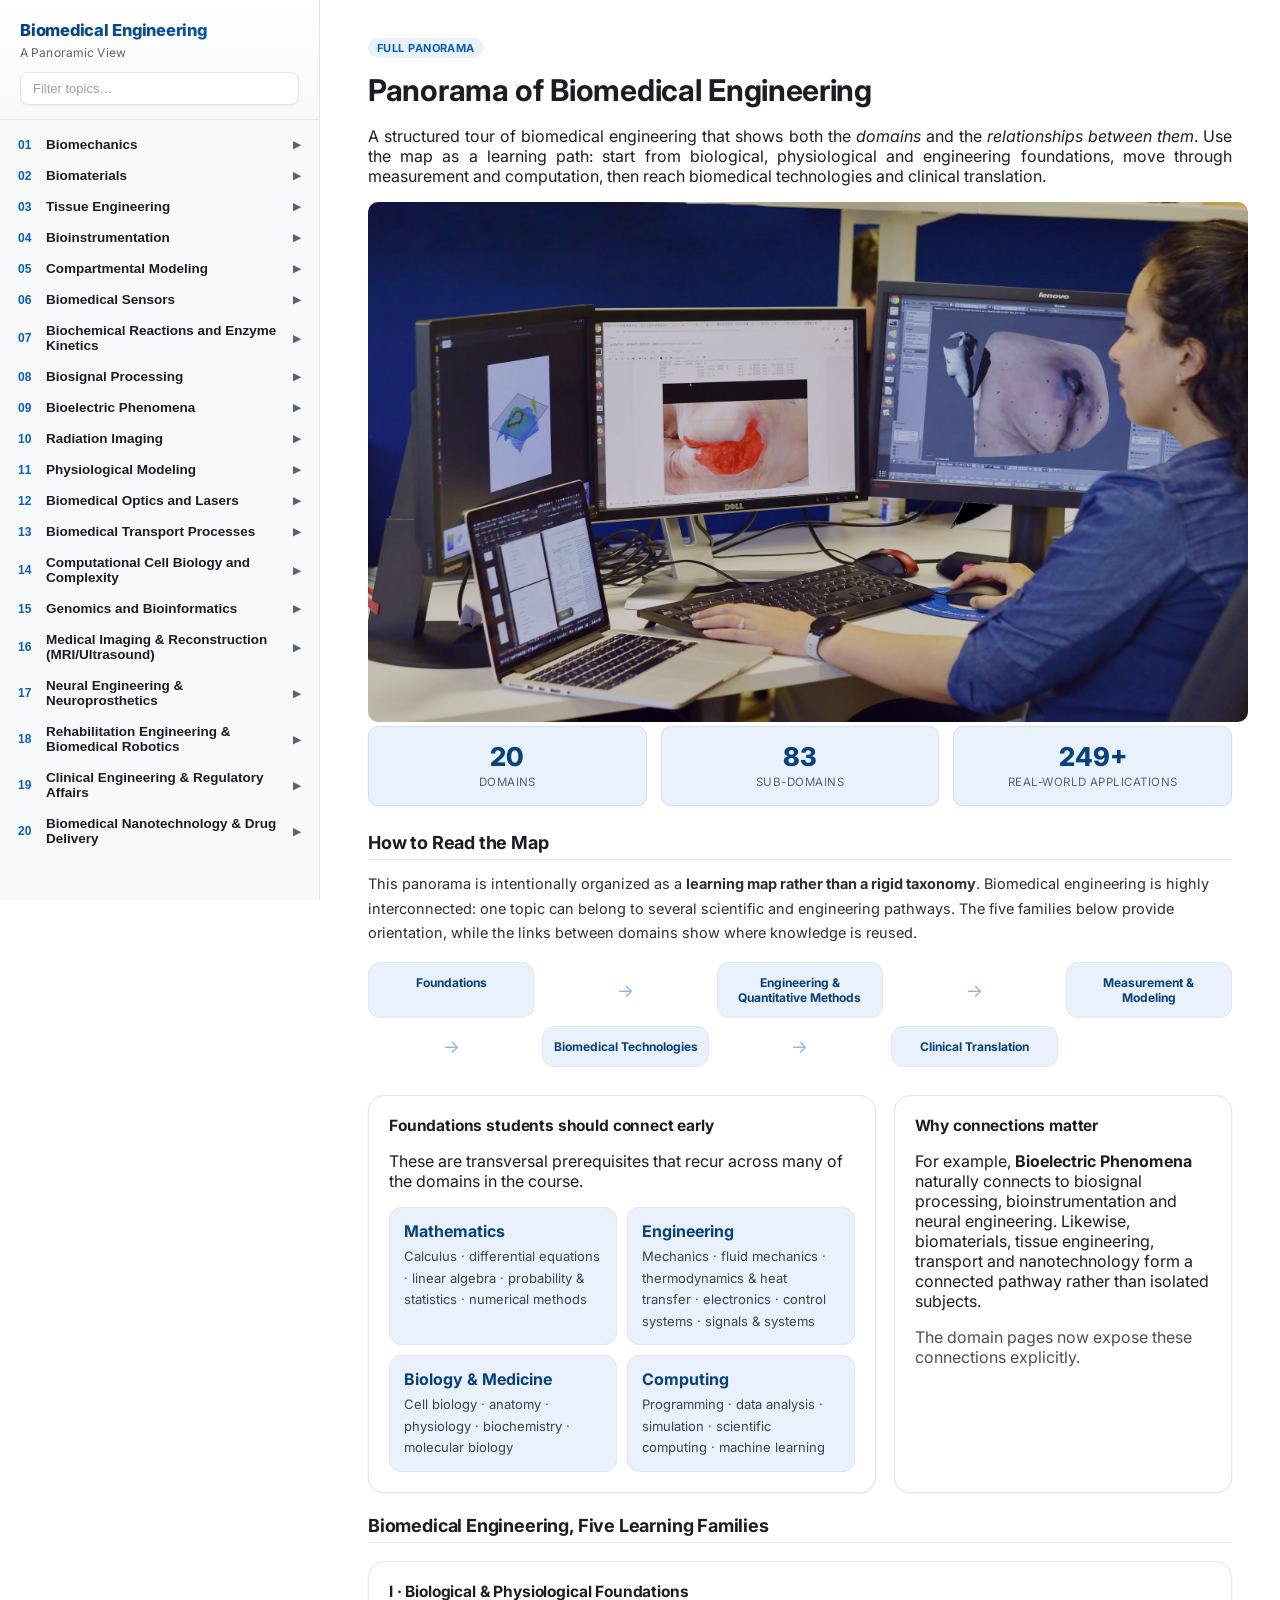
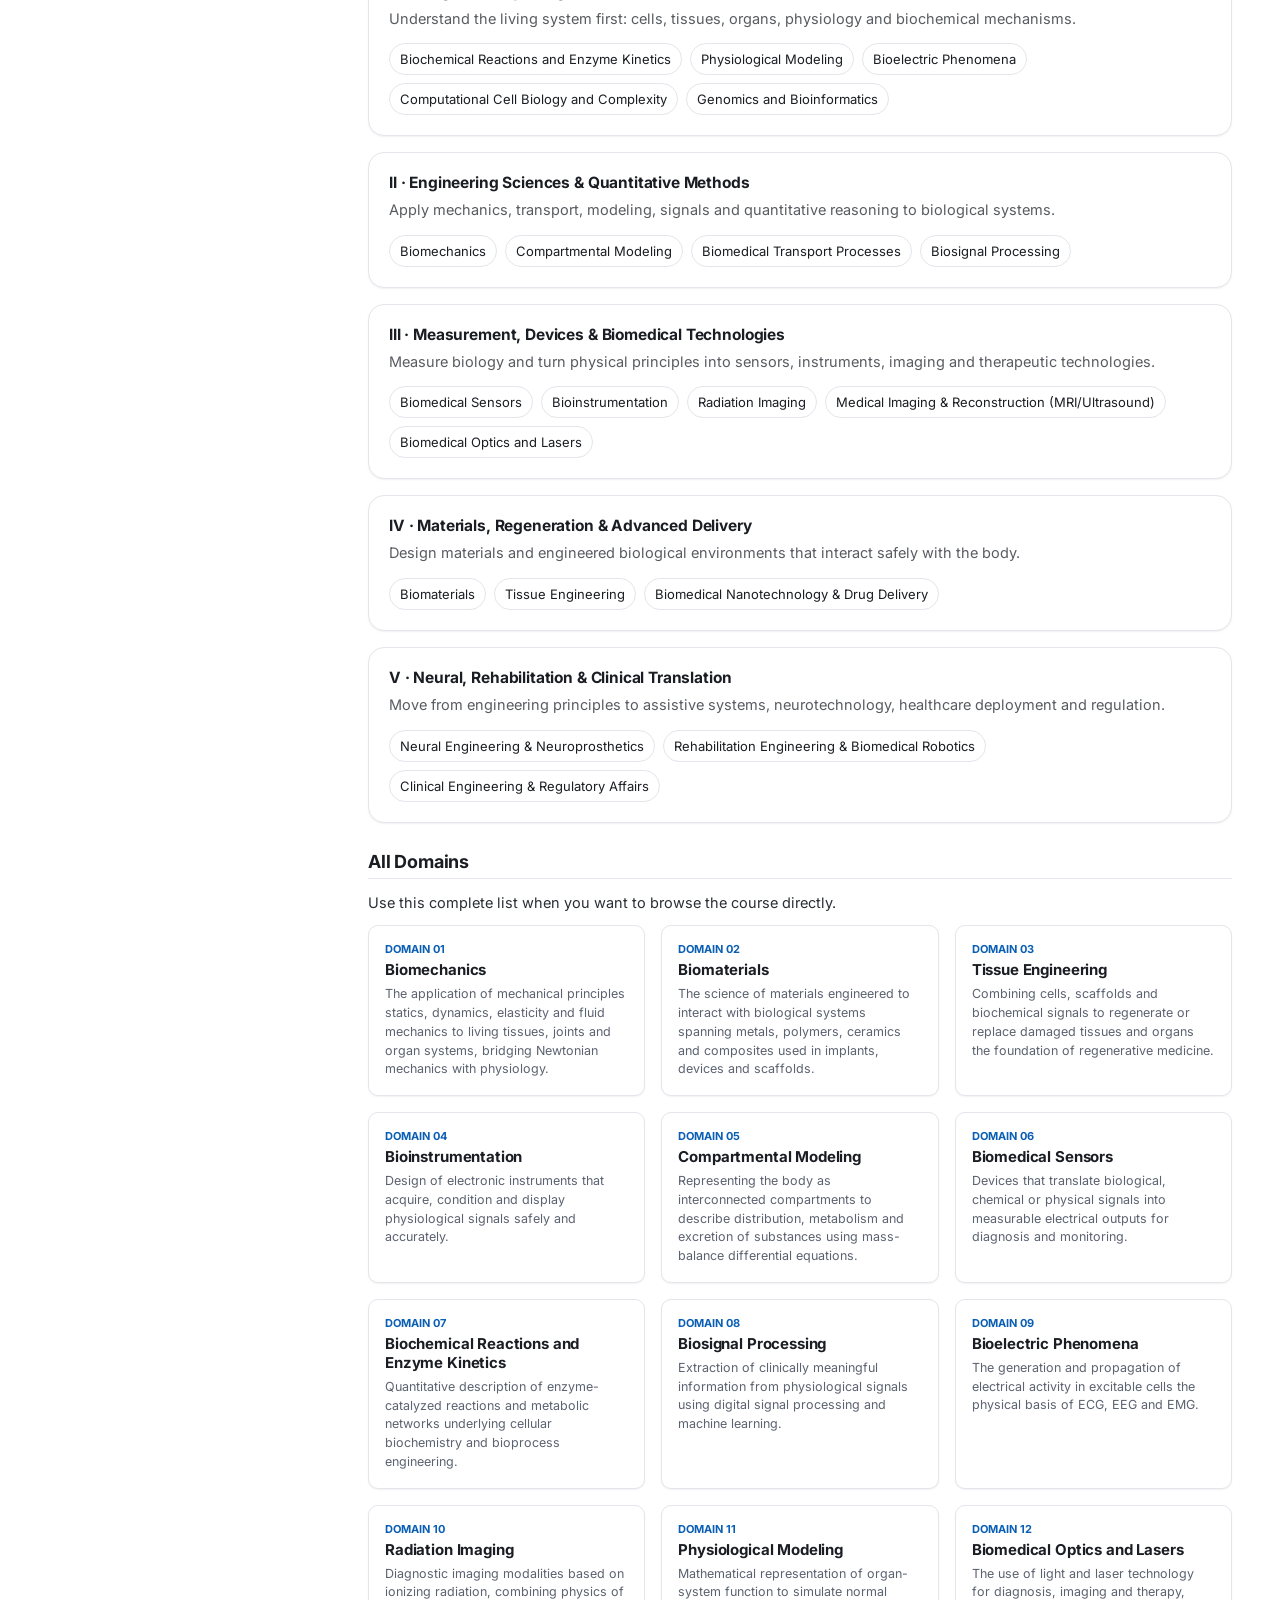
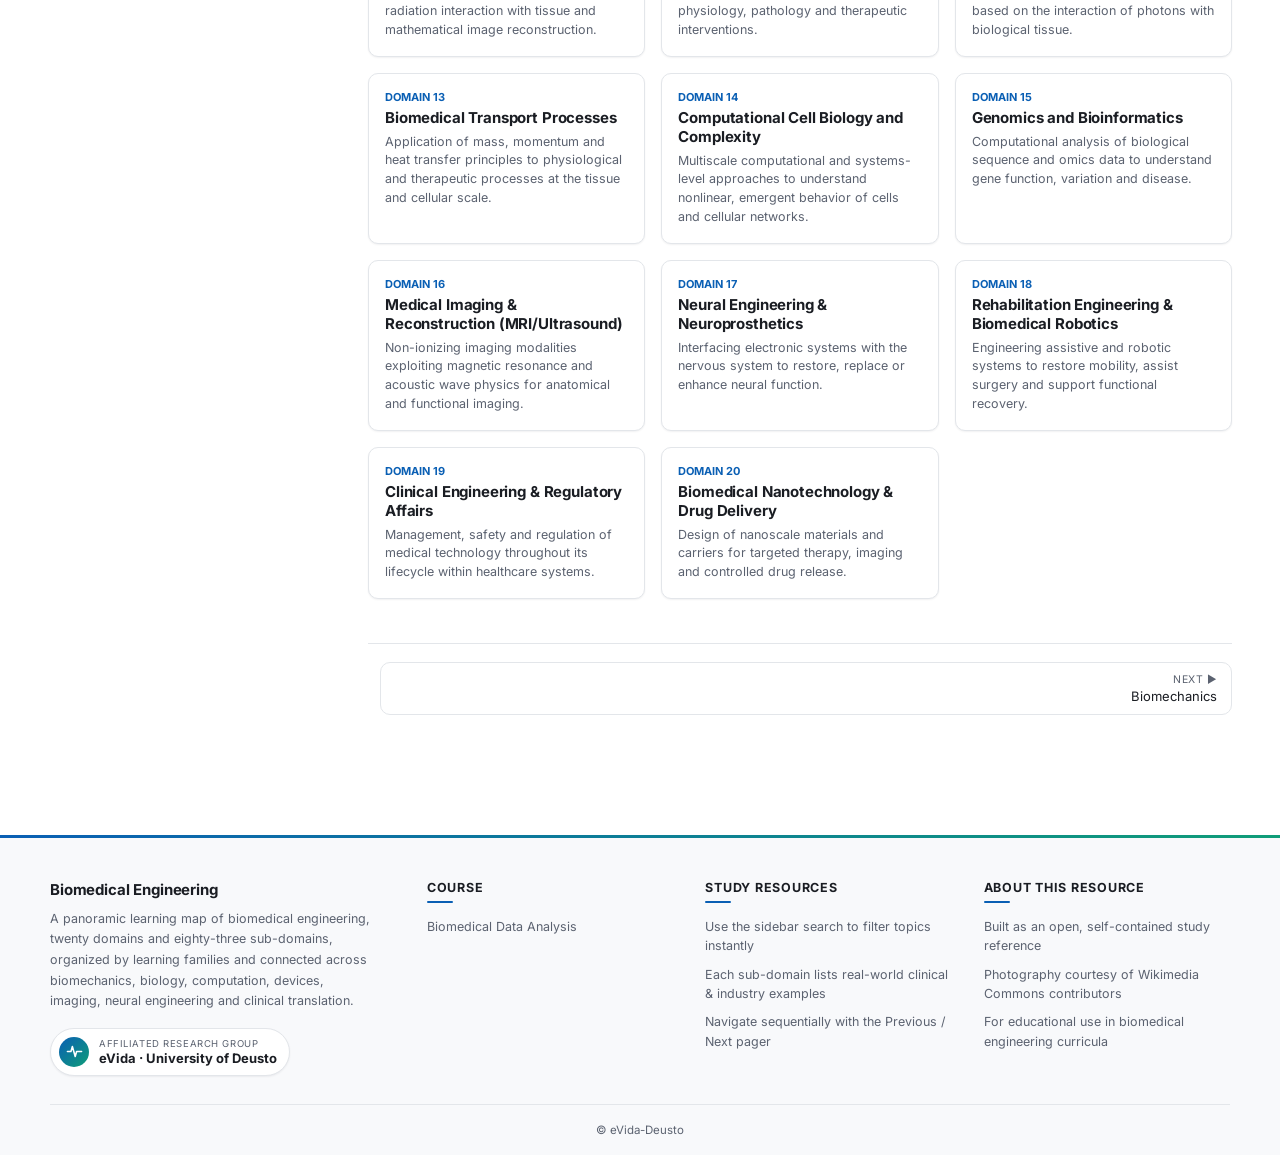
<file: index.html>
<!DOCTYPE html>
<html lang="en">
<head>
<meta charset="UTF-8">
<meta name="viewport" content="width=device-width, initial-scale=1">
<title>Biomedical Engineering — Full Course Panorama</title>
<link rel="preconnect" href="https://fonts.googleapis.com">
<link rel="preconnect" href="https://fonts.gstatic.com" crossorigin>
<link href="https://fonts.googleapis.com/css2?family=Inter:wght@400;500;600;700;800&display=swap" rel="stylesheet">
<style>
:root{
  --sidebar-w: 320px;
  --bg:#ffffff;
  --sidebar-bg:#f8f9fb;
  --border:#e3e6ea;
  --text:#1a1d23;
  --muted:#5b6270;
  --accent:#0a5fb4;
  --accent-dark:#08417c;
  --accent-soft:#e8f1fc;
  --accent-2:#0f9d78;
  --accent-2-soft:#e5f7f1;
  --code-bg:#f1f3f5;
  --radius:10px;
  --radius-lg:16px;
  --shadow-sm:0 1px 2px rgba(16,24,40,.06);
  --shadow-md:0 6px 20px rgba(16,24,40,.08);
  --shadow-lg:0 12px 32px rgba(16,24,40,.12);
  /* aliases used by the systemic-map blocks, tied into the main palette
     instead of floating on unstyled fallbacks */
  --line:var(--border);
  --soft:var(--accent-soft);
  --panel:#ffffff;
}
*{box-sizing:border-box;}
html{scroll-behavior:smooth;}
html,body{margin:0;padding:0;}
body{
  font-family:"Inter","Segoe UI",Helvetica,Arial,sans-serif,"Trebuchet MS";
  color:var(--text);
  background:var(--bg);
  display:flex;
  flex-direction:column;
  min-height:100vh;
  -webkit-font-smoothing:antialiased;
  -moz-osx-font-smoothing:grayscale;
  text-rendering:optimizeLegibility;
}
#app-shell{display:flex; flex:1; min-height:0;}
h1,h2,h3,h4{font-family:"Inter","Segoe UI",Helvetica,Arial,sans-serif,"Trebuchet MS"; letter-spacing:-.01em;}
::selection{background:var(--accent-2); color:#fff;}
a{-webkit-tap-highlight-color:transparent;}
a,button,input{transition:color .15s ease, background-color .15s ease, border-color .15s ease, box-shadow .15s ease, transform .15s ease;}
:focus-visible{outline:2px solid var(--accent); outline-offset:2px; border-radius:4px;}

/* ---------- SIDEBAR ---------- */
#sidebar{
  width:var(--sidebar-w);
  min-width:var(--sidebar-w);
  background:var(--sidebar-bg);
  border-right:1px solid var(--border);
  height:100vh;
  position:sticky;
  top:0;
  overflow-y:auto;
  padding-bottom:40px;
  scrollbar-width:thin;
  scrollbar-color:#c7cdd6 transparent;
}
#sidebar::-webkit-scrollbar{width:8px;}
#sidebar::-webkit-scrollbar-track{background:transparent;}
#sidebar::-webkit-scrollbar-thumb{background:#c7cdd6; border-radius:8px;}
#sidebar::-webkit-scrollbar-thumb:hover{background:#aab1bd;}
.brand{
  padding:20px 20px 14px 20px;
  border-bottom:1px solid var(--border);
  position:sticky;
  top:0;
  background:linear-gradient(180deg,#ffffff 0%,var(--sidebar-bg) 100%);
  z-index:5;
}
.brand h1{
  font-size:16.5px;
  font-weight:800;
  margin:0 0 4px 0;
  line-height:1.3;
  letter-spacing:-.015em;
  background:linear-gradient(90deg,var(--accent-dark),var(--accent));
  -webkit-background-clip:text;
  background-clip:text;
  color:transparent;
}
.brand p{
  margin:0;
  font-size:12px;
  color:var(--muted);
  letter-spacing:.01em;
}
#search{
  width:100%;
  margin-top:12px;
  padding:8px 12px;
  font-size:13px;
  border:1px solid var(--border);
  border-radius:8px;
  background:#fff;
  box-shadow:var(--shadow-sm);
}
#search:focus{
  outline:none;
  border-color:var(--accent);
  box-shadow:0 0 0 3px var(--accent-soft);
}
#search::placeholder{color:#9aa1ac;}
nav#tree{
  padding:10px 8px;
}
.dom{
  margin-bottom:2px;
}
.dom > .dom-toggle{
  display:flex;
  align-items:center;
  gap:6px;
  width:100%;
  text-align:left;
  background:none;
  border:none;
  cursor:pointer;
  padding:7px 10px;
  font-size:13.5px;
  font-weight:600;
  color:var(--text);
  border-radius:6px;
}
.dom > .dom-toggle:hover{background:var(--accent-soft);}
.dom.active > .dom-toggle{background:var(--accent-soft); color:var(--accent); box-shadow:inset 2px 0 0 var(--accent);}
.dom-toggle .num{
  color:var(--accent);
  font-variant-numeric:tabular-nums;
  font-weight:700;
  min-width:22px;
  font-size:12px;
}
.dom-toggle .chevron{
  margin-left:auto;
  font-size:10px;
  color:var(--muted);
  transition:transform .15s ease;
}
.dom.open > .dom-toggle .chevron{transform:rotate(90deg);}
.sublist{
  list-style:none;
  margin:0;
  padding:0 0 4px 30px;
  display:none;
}
.dom.open .sublist{display:block;}
.sublist li a{
  display:block;
  padding:5px 8px;
  font-size:12.5px;
  color:var(--muted);
  text-decoration:none;
  border-radius:5px;
  border-left:2px solid transparent;
}
.sublist li a:hover{color:var(--accent); background:var(--accent-soft);}
.sublist li a.active{
  color:var(--accent);
  border-left:2px solid var(--accent);
  background:var(--accent-soft);
  font-weight:600;
}

/* ---------- MAIN ---------- */
#main{
  flex:1;
  min-width:0;
  padding:36px 48px 80px 48px;
  max-width:980px;
}
.breadcrumb{
  font-size:12.5px;
  color:var(--muted);
  margin-bottom:14px;
}
.breadcrumb a{color:var(--accent); text-decoration:none;}
.badge{
  display:inline-block;
  font-size:11px;
  font-weight:700;
  letter-spacing:.04em;
  text-transform:uppercase;
  color:var(--accent);
  background:var(--accent-soft);
  padding:3px 9px;
  border-radius:999px;
  margin-bottom:10px;
}
h1.page-title{
  font-size:30px;
  margin:4px 0 6px 0;
  line-height:1.25;
}
.subtitle{
  font-size:15px;
  color:var(--muted);
  margin:0 0 24px 0;
}
.hero-img{
  width:100%;
  max-height:320px;
  object-fit:cover;
  border-radius:var(--radius-lg);
  border:1px solid var(--border);
  margin-bottom:26px;
  background:#eee;
  box-shadow:var(--shadow-md);
}
.section-block{margin-bottom:28px;}
.section-block h2{
  font-size:18px;
  border-bottom:1px solid var(--border);
  padding-bottom:6px;
  margin:0 0 12px 0;
}
.section-block h3{
  font-size:15px;
  margin:18px 0 6px 0;
}
.section-block p{
  font-size:14.5px;
  line-height:1.7;
  color:#2a2e35;
  margin:0 0 10px 0;
}
.tag-row{margin-bottom:6px;}
.tag{
  display:inline-block;
  font-size:11.5px;
  background:var(--code-bg);
  color:#333;
  padding:3px 9px;
  border-radius:6px;
  margin:0 6px 6px 0;
  font-family:Consolas,monospace;
  border:1px solid #e6e8eb;
}
.card-grid{
  display:grid;
  grid-template-columns:repeat(auto-fill,minmax(210px,1fr));
  gap:14px;
  margin-top:8px;
}
.card{
  border:1px solid var(--border);
  border-radius:var(--radius);
  overflow:hidden;
  text-decoration:none;
  color:var(--text);
  background:#fff;
  box-shadow:var(--shadow-sm);
  transition:box-shadow .18s ease, transform .18s ease, border-color .18s ease;
  display:flex;
  flex-direction:column;
}
.card:hover{box-shadow:var(--shadow-md); transform:translateY(-3px); border-color:#cfd7e0;}
.card img{width:100%; height:110px; object-fit:cover; background:#eee;}
.card .card-body{padding:10px 12px 14px 12px;}
.card .card-body .k{font-size:10.5px; color:var(--accent); font-weight:700; text-transform:uppercase;}
.card .card-body h4{font-size:13.5px; margin:4px 0 4px 0; line-height:1.3;}
.card .card-body p{font-size:12px; color:var(--muted); margin:0; line-height:1.45;}

.syn-box{
  display:flex;
  gap:12px;
  align-items:flex-start;
  background:var(--accent-soft);
  border:1px solid #cfe0f6;
  border-left:4px solid var(--accent);
  border-radius:var(--radius);
  padding:14px 16px;
  margin:0 0 24px 0;
  box-shadow:var(--shadow-sm);
}
.syn-box .syn-icon{
  font-size:18px;
  line-height:1.3;
}
.syn-box .syn-label{
  font-size:11px;
  font-weight:700;
  letter-spacing:.04em;
  text-transform:uppercase;
  color:var(--accent);
  margin:0 0 4px 0;
}
.syn-box p{
  margin:0;
  font-size:14px;
  line-height:1.6;
  color:#1a1d23;
}
.overview-card .syn-mini{
  display:block;
  font-size:11.5px;
  color:var(--accent);
  margin-top:8px;
  padding-top:8px;
  border-top:1px dashed var(--border);
  line-height:1.4;
}
.card .card-body .syn-mini{
  display:block;
  font-size:11px;
  color:var(--accent);
  margin-top:6px;
  padding-top:6px;
  border-top:1px dashed var(--border);
  line-height:1.4;
}
img.async-img{background:#eee linear-gradient(90deg,#eee 25%,#f4f4f4 37%,#eee 63%); background-size:400% 100%; animation:imgshimmer 1.4s ease infinite;}
@keyframes imgshimmer{0%{background-position:100% 0;}100%{background-position:0 0;}}

.sub-figure{
  display:grid;
  grid-template-columns:280px 1fr;
  gap:22px;
  align-items:flex-start;
  margin-bottom:8px;
}
.sub-figure img{
  width:100%;
  border-radius:var(--radius);
  border:1px solid var(--border);
  object-fit:cover;
  height:180px;
  background:#eee;
}
@media (max-width:720px){
  .sub-figure{grid-template-columns:1fr;}
  .sub-figure img{height:200px;}
}

.pager{
  display:flex;
  justify-content:space-between;
  margin-top:44px;
  padding-top:18px;
  border-top:1px solid var(--border);
  gap:12px;
}
.pager a{
  flex:1;
  text-decoration:none;
  border:1px solid var(--border);
  border-radius:var(--radius);
  padding:10px 14px;
  color:var(--text);
  font-size:13px;
  transition:border-color .15s ease, background-color .15s ease, transform .15s ease;
}
.pager a:hover{border-color:var(--accent); background:var(--accent-soft); transform:translateY(-1px);}
.pager a.next{text-align:right; margin-left:auto;}
.pager .dir{display:block; font-size:10.5px; color:var(--muted); text-transform:uppercase; letter-spacing:.04em; margin-bottom:2px;}

.overview-grid{
  display:grid;
  grid-template-columns:repeat(auto-fill,minmax(260px,1fr));
  gap:16px;
  margin-top:10px;
}
.overview-card{
  border:1px solid var(--border);
  border-radius:var(--radius);
  padding:16px;
  text-decoration:none;
  color:var(--text);
  background:#fff;
  display:block;
  box-shadow:var(--shadow-sm);
  transition:box-shadow .18s ease, transform .18s ease, border-color .18s ease;
}
.overview-card:hover{border-color:var(--accent); box-shadow:var(--shadow-md); transform:translateY(-2px);}
.overview-card .n{font-size:11px; font-weight:700; color:var(--accent);}
.overview-card h3{margin:4px 0 6px 0; font-size:15px;}
.overview-card p{margin:0; font-size:12.5px; color:var(--muted); line-height:1.5;}

/* ---------- STATS BAR (homepage) ---------- */
.stats-bar{
  display:grid;
  grid-template-columns:repeat(3,1fr);
  gap:14px;
  margin:0 0 26px 0;
}
.stat-card{
  background:var(--accent-soft);
  border:1px solid #cfe0f6;
  border-radius:var(--radius);
  padding:16px 14px;
  text-align:center;
  box-shadow:var(--shadow-sm);
  transition:transform .18s ease, box-shadow .18s ease;
}
.stat-card:hover{transform:translateY(-2px); box-shadow:var(--shadow-md);}
.stat-num{
  font-size:26px;
  font-weight:800;
  color:var(--accent-dark);
  line-height:1.1;
}
.stat-label{
  font-size:11.5px;
  color:var(--muted);
  text-transform:uppercase;
  letter-spacing:.04em;
  margin-top:4px;
}
@media (max-width:560px){
  .stats-bar{grid-template-columns:1fr;}
}

/* ---------- SITE FOOTER ---------- */
footer.site-footer{
  margin-top:40px;
  background:var(--sidebar-bg);
  border-top:1px solid var(--border);
  position:relative;
  color:var(--muted);
  padding:44px 48px 0 48px;
}
footer.site-footer::before{
  content:"";
  position:absolute;
  top:-1px; left:0; right:0;
  height:3px;
  background:linear-gradient(90deg,var(--accent),var(--accent-2));
}
.footer-inner{
  max-width:1180px;
  margin:0 auto;
  display:grid;
  grid-template-columns:1.4fr 1fr 1fr 1fr;
  gap:32px;
  padding-bottom:28px;
}
.footer-col h3{
  font-size:15px;
  color:var(--text);
  margin:0 0 10px 0;
  font-weight:700;
}
.footer-col h4{
  font-size:12.5px;
  color:var(--text);
  text-transform:uppercase;
  letter-spacing:.06em;
  margin:0 0 14px 0;
  font-weight:700;
  position:relative;
  padding-bottom:8px;
}
.footer-col h4::after{
  content:"";
  position:absolute;
  left:0; bottom:0;
  width:26px; height:2px;
  background:var(--accent);
  border-radius:2px;
}
.footer-brand p{
  font-size:12.5px;
  line-height:1.65;
  margin:0;
  max-width:320px;
}
.footer-col ul{
  list-style:none;
  margin:0;
  padding:0;
}
.footer-col ul li{
  margin-bottom:9px;
  font-size:12.5px;
  line-height:1.55;
}
.footer-col ul li a{
  color:var(--muted);
  text-decoration:none;
}
.footer-col ul li a:hover{color:var(--accent);}
.footer-col ul.footer-plain li{color:var(--muted);}

/* ---- brand / affiliation lockup ---- */
.footer-affiliation{
  display:flex;
  align-items:center;
  gap:10px;
  text-decoration:none;
  margin-top:16px;
  padding:8px 12px 8px 8px;
  border:1px solid var(--border);
  border-radius:999px;
  background:#fff;
  width:fit-content;
  box-shadow:var(--shadow-sm);
  transition:border-color .15s ease, box-shadow .15s ease, transform .15s ease;
}
.footer-affiliation:hover{border-color:#cfe0f6; box-shadow:var(--shadow-md); transform:translateY(-1px);}
.evida-mark{
  width:30px; height:30px;
  border-radius:50%;
  flex-shrink:0;
  display:flex; align-items:center; justify-content:center;
  background:linear-gradient(135deg,var(--accent),var(--accent-2));
  color:#fff;
}
.evida-mark svg{width:17px; height:17px; display:block;}
.footer-affiliation .evida-text{line-height:1.25;}
.footer-affiliation .evida-text .k{
  display:block; font-size:9.5px; color:var(--muted);
  text-transform:uppercase; letter-spacing:.06em;
}
.footer-affiliation .evida-text .v{
  display:block; font-size:13px; font-weight:700; color:var(--text);
}

.footer-bottom{
  max-width:1180px;
  margin:0 auto;
  border-top:1px solid var(--border);
  padding:18px 0;
  font-size:11.5px;
  display:flex;
  align-items:center;
  justify-content:center;
  gap:8px;
  flex-wrap:wrap;
  text-align:center;
}
.footer-bottom a{color:var(--muted); text-decoration:none;}
.footer-bottom a:hover{color:var(--accent);}
@media (max-width:900px){
  footer.site-footer{padding:36px 20px 0 20px;}
  .footer-inner{grid-template-columns:1fr 1fr; gap:24px;}
}
@media (max-width:560px){
  .footer-inner{grid-template-columns:1fr;}
}
#menu-btn{display:none;}
@media (max-width:900px){
  #sidebar{position:fixed; left:-100%; z-index:50; transition:left .2s ease; box-shadow:0 0 24px rgba(0,0,0,.2);}
  #sidebar.show{left:0;}
  #main{padding:20px;}
  #menu-btn{
    display:inline-block;
    position:sticky; top:10px; left:10px;
    z-index:40;
    background:var(--accent);
    color:#fff; border:none; border-radius:8px;
    padding:9px 14px; font-size:13px; font-weight:600; cursor:pointer;
    margin-bottom:14px;
    box-shadow:var(--shadow-md);
  }
  #menu-btn:hover{background:var(--accent-dark);}
  #menu-btn:active{transform:scale(.97);}
}


/* ===== Systemic learning map ===== */
.learning-intro{display:grid;grid-template-columns:1.2fr .8fr;gap:18px;margin:22px 0}
.learning-panel,.family-block,.connection-box{background:var(--panel);border:1px solid var(--line);border-radius:var(--radius-lg);padding:20px;box-shadow:var(--shadow-sm)}
.learning-panel h3,.family-block h3,.connection-box h3{margin-top:0; font-size:15.5px;}
.foundation-grid{display:grid;grid-template-columns:repeat(2,minmax(0,1fr));gap:10px;margin-top:14px}
.foundation-item{padding:13px 14px;border:1px solid var(--line);border-radius:12px;background:var(--soft); transition:box-shadow .15s ease, transform .15s ease;}
.foundation-item:hover{box-shadow:var(--shadow-sm); transform:translateY(-1px);}
.foundation-item strong{display:block;margin-bottom:4px; color:var(--accent-dark);}
.foundation-item span{font-size:13px;line-height:1.5;opacity:.82}
.family-list{display:grid;gap:16px;margin-top:18px}
.family-block .family-intro{margin-top:0;opacity:.78}
.family-domains{display:flex;flex-wrap:wrap;gap:8px;margin-top:12px}
.map-link{display:inline-block;padding:7px 10px;border:1px solid var(--line);border-radius:999px;text-decoration:none;font-size:13px;color:var(--text);background:#fff;transition:border-color .15s ease, color .15s ease, background-color .15s ease, transform .15s ease, box-shadow .15s ease;}
.map-link:hover{transform:translateY(-1px); border-color:var(--accent); color:var(--accent); background:var(--accent-soft); box-shadow:var(--shadow-sm);}
.learning-flow{display:grid;grid-template-columns:repeat(5,1fr);gap:8px;margin:16px 0 4px}
.flow-step{padding:12px 10px;border-radius:12px;border:1px solid var(--line);text-align:center;font-size:12px;font-weight:700; background:var(--soft); color:var(--accent-dark);}
.flow-arrow{text-align:center;align-self:center;font-size:18px;opacity:.45; color:var(--accent);}
.connection-box{margin-top:20px}
.connection-list{display:flex;flex-wrap:wrap;gap:8px;margin-top:10px}
.connection-list .map-link{font-size:12px}
@media(max-width:800px){.learning-intro{grid-template-columns:1fr}.foundation-grid{grid-template-columns:1fr}.learning-flow{grid-template-columns:1fr}.flow-arrow{display:none}}
</style>
</head>
<body>

<div id="app-shell">
<aside id="sidebar">
  <div class="brand">
    <h1>Biomedical Engineering</h1>
    <p>A Panoramic View </p>
    <input id="search" type="text" placeholder="Filter topics…">
  </div>
  <nav id="tree"></nav>
</aside>

<main id="main">
  <button id="menu-btn">☰ Menu</button>
  <div id="content"></div>
</main>
</div>

<script>
/* =========================================================
   DATA MODEL — Domains & Sub-domains of Biomedical Engineering
   ========================================================= */
const DOMAINS = [
{
  id:"biomechanics", title:"Biomechanics",
  intro:"The application of mechanical principles statics, dynamics, elasticity and fluid mechanics to living tissues, joints and organ systems, bridging Newtonian mechanics with physiology. Biomechanics is the discipline that lets engineers speak the same language as orthopedic surgeons, sports scientists and prosthetists, translating forces and motion into better implants, safer athletes and more effective rehabilitation. Students who master it move fluidly between finite-element software, motion-capture labs and the operating room, making it one of the most versatile entry points into a biomedical engineering career.",
  insight:"The human body is a mechanical system: Newton's laws and continuum mechanics govern bone, muscle and blood flow understanding them is the key to preventing injury and designing implants that last.",
  img:"motion",
  subs:[
    {id:"kinematics", title:"Kinematics & Kinetics of Human Movement", img:"gait,motion-capture,biomechanics",
      desc:"Description of joint angles, velocities and accelerations during gait and motion, combined with force/torque analysis using inverse dynamics and motion-capture systems.", solves:"Turns raw motion-capture data into clinically actionable gait metrics, helping clinicians spot abnormal movement patterns before they cause injury.", examples:["Diagnosing crouch gait in children with cerebral palsy","Optimizing a sprinter's stride mechanics for elite athletics","Tracking post-stroke gait rehabilitation progress"]},
    {id:"musculoskeletal", title:"Musculoskeletal Biomechanics", img:"muscle,skeleton,anatomy",
      desc:"Modeling of muscle force generation (Hill-type models), tendon elasticity, joint loading and bone stress distribution under physiological activity.", solves:"Predicts the forces individual muscles, tendons and bones must bear during daily activity, guiding safer training and surgical planning.", examples:["Estimating knee-joint loading in ACL reconstruction patients","Simulating muscle forces for ergonomic workstation design","Predicting bone stress loss in astronauts under reduced gravity"]},
    {id:"cardio-biomech", title:"Cardiovascular Biomechanics (Hemodynamics)", img:"blood-vessel,artery,flow",
      desc:"Fluid-structure interaction in arteries, wall shear stress, pulsatile flow and its link to atherosclerosis, aneurysms and heart-valve mechanics.", solves:"Explains why blood vessels fail  aneurysm rupture, plaque buildup  by modeling how flowing blood stresses vessel walls.", examples:["Predicting aneurysm rupture risk from wall shear stress","Designing artificial heart valves for long-term durability","Planning stent placement in narrowed coronary arteries"]},
    {id:"soft-tissue", title:"Biomechanics of Soft Tissues", img:"tissue,collagen,cartilage",
      desc:"Viscoelastic and hyperelastic constitutive models (e.g. Fung, Mooney-Rivlin) describing skin, cartilage, ligaments and tendons under large deformation.", solves:"Provides the mechanical models needed to design implants and surgical tools that behave like real skin, cartilage and tendon under load.", examples:["Designing hernia mesh that stretches like abdominal tissue","Modeling cartilage wear progression in osteoarthritis","Engineering synthetic tendon grafts for ACL repair"]},
    {id:"ortho-implant", title:"Orthopedic Biomechanics & Implant Design", img:"orthopedic,implant,hip",
      desc:"Stress-shielding, fatigue life, and finite-element analysis of hip, knee and spinal implants under cyclic physiological loading.", solves:"Ensures joint replacements survive millions of loading cycles without loosening or fracturing the surrounding bone.", examples:["Extending hip-implant lifespan beyond 20 years","Reducing stress-shielding in knee replacements","Designing spinal-fusion hardware that withstands daily bending"]}
  ]
},
{
  id:"biomaterials", title:"Biomaterials",
  intro:"The science of materials engineered to interact with biological systems spanning metals, polymers, ceramics and composites used in implants, devices and scaffolds. Every hip replacement, drug-eluting stent and dissolvable suture exists because a materials engineer solved the fundamental trade-off between mechanical performance and biological acceptance. This domain sits at the crossroads of chemistry, materials science and clinical medicine, and its graduates are in constant demand across the multi-billion-dollar medical device industry.",
  insight:"A biomaterial must perform mechanically while being tolerated by the body  every material choice is a negotiation between strength and biocompatibility.",
  img:"biomaterials,implant,polymer",
  subs:[
    {id:"metallic", title:"Metallic Biomaterials", img:"titanium,implant,metal",
      desc:"Titanium alloys, stainless steel and cobalt-chromium: corrosion resistance, osseointegration and fatigue behavior in load-bearing implants.", solves:"Delivers load-bearing implant materials that resist corrosion in the body while bonding permanently with living bone.", examples:["Titanium dental implants that fuse with jawbone","Cobalt-chromium hip stems for long-term wear resistance","Stainless-steel orthopedic screws and plates"]},
    {id:"polymeric", title:"Polymeric Biomaterials", img:"polymer,hydrogel,plastic",
      desc:"Hydrogels, PLA/PGA, silicones and polyurethanes tailored for elasticity, degradation rate and drug-eluting surfaces.", solves:"Supplies soft, tunable materials that can degrade on schedule or release drugs as they break down.", examples:["Dissolvable sutures that disappear after wound healing","Silicone breast implants and catheters","Drug-eluting polymer coatings on coronary stents"]},
    {id:"ceramics", title:"Ceramics & Bioactive Glasses", img:"ceramic,hydroxyapatite,bone",
      desc:"Hydroxyapatite, alumina and bioactive glass for bone regeneration, dental applications and wear-resistant joint surfaces.", solves:"Provides bone-mimicking, wear-resistant materials for regeneration and load-bearing joint surfaces.", examples:["Hydroxyapatite bone-graft substitutes","Ceramic hip-joint bearing surfaces","Bioactive glass for dental bone regeneration"]},
    {id:"biocompat", title:"Biocompatibility & Host Response", img:"immune,cell,inflammation",
      desc:"Protein adsorption, foreign-body reaction, fibrous encapsulation and standardized biocompatibility testing (ISO 10993).", solves:"Prevents implants from triggering rejection, infection or chronic inflammation once inside the body.", examples:["ISO 10993 testing before a new implant reaches clinical trials","Reducing fibrous scar-tissue buildup around pacemakers","Screening coatings to prevent blood-clot formation on stents"]},
    {id:"smart-mat", title:"Biodegradable & Smart Materials", img:"shape-memory,smart-material,polymer",
      desc:"Bioresorbable polymers, shape-memory alloys and stimuli-responsive materials for temporary implants and minimally invasive devices.", solves:"Creates implants that change shape or disappear on cue, avoiding a second surgery to remove them.", examples:["Self-expanding nitinol stents delivered via catheter","Bioresorbable heart stents that dissolve after healing","Shape-memory sutures that tighten at body temperature"]}
  ]
},
{
  id:"tissue-eng", title:"Tissue Engineering",
  intro:"Combining cells, scaffolds and biochemical signals to regenerate or replace damaged tissues and organs  the foundation of regenerative medicine. Tissue engineers are working toward a future where patients no longer wait on organ-donor lists, growing skin, cartilage and even early-stage organs in the lab. It is one of the most rapidly advancing and well-funded fields in biomedical research, rewarding students who enjoy working at the interface of cell biology, biomaterials and bioprocess engineering.",
  insight:"Regenerating tissue means combining three ingredients — cells, scaffold and biochemical signals  inside an environment that mimics native physiology.",
  img:"tissue-engineering,cells,scaffold",
  subs:[
    {id:"scaffold", title:"Scaffold Design & Fabrication", img:"scaffold,3d-printing,biomaterial",
      desc:"Porosity, mechanical support and degradation kinetics of scaffolds produced via electrospinning, freeze-drying and additive manufacturing.", solves:"Gives cells a temporary physical structure to grow on before it safely degrades, avoiding permanent foreign material.", examples:["3D-printed scaffolds for jawbone reconstruction","Electrospun nanofiber scaffolds for skin grafts","Cartilage scaffolds for knee-repair implants"]},
    {id:"stem-cells", title:"Stem Cells & Regenerative Medicine", img:"stem-cell,biology,microscope",
      desc:"Pluripotent and mesenchymal stem cell differentiation pathways used to regenerate bone, cartilage, skin and vascular tissue.", solves:"Supplies the raw biological material that can be coaxed into replacing damaged tissue instead of relying on donor organs.", examples:["Stem-cell-derived skin grafts for burn victims","Cartilage regeneration therapy for osteoarthritis","Experimental stem-cell therapy for spinal cord injury"]},
    {id:"bioreactors", title:"Bioreactors & Dynamic Culture", img:"bioreactor,lab,cell-culture",
      desc:"Perfusion, rotating-wall and mechanical-stimulation bioreactors that mimic in vivo conditions to promote tissue maturation.", solves:"Recreates the mechanical and chemical conditions tissue needs to mature outside the body before implantation.", examples:["Perfusion bioreactors growing engineered heart valves","Rotating-wall vessels for cartilage tissue maturation","Bioreactor-grown skin substitutes for grafting"]},
    {id:"vascularization", title:"Vascularization Strategies", img:"blood-vessel,capillary,network",
      desc:"Angiogenic growth factors, microfluidic vascular networks and co-culture strategies to overcome diffusion limits in engineered tissue.", solves:"Solves the biggest bottleneck in tissue engineering — keeping thick engineered tissue alive by feeding it blood supply.", examples:["Pre-vascularized skin grafts for faster healing","Microfluidic vascular networks in organ-on-chip devices","Angiogenic growth factors in bone-graft substitutes"]},
    {id:"bioprinting", title:"Organoids & 3D Bioprinting", img:"3d-bioprinting,organoid,lab",
      desc:"Layer-by-layer deposition of cell-laden bioinks to build organoids and patient-specific tissue constructs for research and transplantation.", solves:"Builds patient-specific tissue and organ models on demand, reducing dependence on donor organs and animal testing.", examples:["3D-printed ear and nose cartilage for reconstructive surgery","Bioprinted skin patches for wound healing","Liver organoids for drug-toxicity screening"]}
  ]
},
{
  id:"bioinstrumentation", title:"Bioinstrumentation",
  intro:"Design of electronic instruments that acquire, condition and display physiological signals safely and accurately. Nearly every device a nurse or physician touches  from a bedside ECG monitor to an infusion pump  was shaped by a bioinstrumentation engineer balancing signal fidelity against patient safety. This domain offers a direct path into medical-device companies and hospital biomedical engineering departments, and rewards students who enjoy hands-on circuit design as much as physiological reasoning.",
  insight:"A medical instrument must amplify a tiny physiological signal while guaranteeing absolute electrical safety for the patient  the two goals define every design decision.",
  img:"medical-device,electronics,instrument",
  subs:[
    {id:"amplifiers", title:"Amplifiers & Signal Conditioning", img:"circuit,amplifier,electronics",
      desc:"Instrumentation amplifiers, common-mode rejection and analog filtering used to extract weak bioelectric signals from noise.", solves:"Recovers microvolt-level physiological signals buried in electrical noise so they can actually be measured.", examples:["ECG front-end amplifiers in bedside heart monitors","EEG amplifiers used in epilepsy monitoring","EMG amplifiers in prosthetic-limb control systems"]},
    {id:"transducers", title:"Transducers & Front-End Electronics", img:"sensor,transducer,circuit",
      desc:"Conversion of physical/physiological quantities (pressure, temperature, displacement) into electrical signals with defined sensitivity and linearity.", solves:"Converts physical quantities the body produces  pressure, force, motion  into electrical signals equipment can read.", examples:["Blood-pressure cuff pressure transducers","Strain-gauge transducers in surgical force-feedback tools","Accelerometers in fall-detection wearables"]},
    {id:"device-safety", title:"Medical Device Design & Safety Standards", img:"medical-equipment,hospital,safety",
      desc:"Electrical safety (IEC 60601), isolation techniques and fail-safe design principles for patient-connected equipment.", solves:"Prevents patient-connected electrical equipment from becoming a shock or fire hazard.", examples:["Isolated power supplies in operating-room equipment","Leakage-current testing on infusion pumps","Defibrillator design compliant with IEC 60601"]},
    {id:"wearables", title:"Wearable & Implantable Devices", img:"wearable,smartwatch,health",
      desc:"Low-power telemetry, biocompatible packaging and energy harvesting for continuous ambulatory monitoring and implantable therapy devices.", solves:"Enables continuous, comfortable, all-day health monitoring outside the hospital.", examples:["Smartwatches tracking heart rhythm for AFib detection","Continuous glucose monitors for diabetics","Implantable loop recorders for arrhythmia detection"]}
  ]
},
{
  id:"compartmental", title:"Compartmental Modeling",
  intro:"Representing the body as interconnected compartments to describe distribution, metabolism and excretion of substances using mass-balance differential equations. This is the mathematical toolkit behind every drug dose printed on a prescription label, letting pharmacologists predict how a medicine will behave in a patient before it is ever administered. Students drawn to applied mathematics and physiology find compartmental modeling a powerful, elegant bridge between the two.",
  insight:"Modeling the body as interconnected compartments turns drug distribution and elimination into a simple system of differential equations.",
  img:"pharmacokinetics,model,diagram",
  subs:[
    {id:"pk-models", title:"Pharmacokinetic Compartmental Models", img:"drug,pharmacokinetics,molecule",
      desc:"One, two and three-compartment models describing drug absorption, distribution and elimination rate constants (ka, ke).", solves:"Predicts how much of a drug reaches the bloodstream and how fast it clears, guiding safe dosing.", examples:["Calculating antibiotic dosing intervals","Predicting chemotherapy drug clearance in cancer patients","Setting safe anesthesia infusion rates during surgery"]},
    {id:"ode-systems", title:"Mass-Balance & ODE Systems", img:"differential-equation,math,graph",
      desc:"Formulating and solving systems of ordinary differential equations that conserve mass across physiological compartments.", solves:"Gives pharmacologists the mathematical backbone to simulate drug behavior before testing in patients.", examples:["Simulating insulin-glucose dynamics for diabetes therapy","Modeling IV drug infusion profiles","Predicting drug accumulation in kidney-impaired patients"]},
    {id:"multicompartment", title:"Multi-Compartment Physiological Systems", img:"physiology,organ,diagram",
      desc:"Extension to glucose-insulin regulation, thermal compartments and whole-body physiologically based pharmacokinetic (PBPK) models.", solves:"Captures how a drug or signal spreads across multiple organs at once, not just one compartment.", examples:["Whole-body PBPK models used in new-drug approval","Modeling glucose-insulin regulation for artificial pancreas systems","Simulating body-wide anesthesia distribution"]},
    {id:"param-estimation", title:"Parameter Estimation & Identifiability", img:"data,curve-fitting,statistics",
      desc:"Nonlinear regression, sensitivity analysis and structural identifiability techniques for fitting compartmental models to clinical data.", solves:"Fits mathematical models to real patient data so dosing predictions are trustworthy, not guesswork.", examples:["Personalizing warfarin dosing from patient blood tests","Fitting population pharmacokinetic models in clinical trials","Estimating kidney clearance rates from lab data"]}
  ]
},
{
  id:"biosensors", title:"Biomedical Sensors",
  intro:"Devices that translate biological, chemical or physical signals into measurable electrical outputs for diagnosis and monitoring. From the glucose meter in a diabetic's kitchen drawer to the rapid antigen test in a pharmacy, biosensors have become the fastest-growing bridge between the laboratory and everyday life. This domain combines electrochemistry, microfabrication and signal processing, and its graduates are shaping the future of point-of-care and wearable diagnostics.",
  insight:"A biosensor turns a biological, chemical or physical event into a measurable electrical signal  biorecognition on one side, transduction on the other.",
  img:"biosensor,lab,microchip",
  subs:[
    {id:"physical-sensors", title:"Physical Sensors (Pressure, Temperature, Motion)", img:"sensor,pressure,electronics",
      desc:"Piezoresistive, capacitive and thermocouple-based sensors used for blood pressure, body temperature and accelerometric monitoring.", solves:"Turns everyday vital signs into continuous digital data for monitoring.", examples:["Blood-pressure cuffs and arterial-line pressure sensors","Body-temperature sensors in smart thermometers","Accelerometer-based fall detectors for the elderly"]},
    {id:"chem-biosensors", title:"Chemical & Biosensors", img:"biosensor,enzyme,chemistry",
      desc:"Enzyme electrodes, immunosensors and glucose biosensors relying on electrochemical or optical transduction of biorecognition events.", solves:"Detects specific molecules in blood or fluids fast enough for point-of-care decisions.", examples:["Home glucose meters for diabetes management","Rapid COVID-19 antigen test strips","Lactate biosensors for athletic performance monitoring"]},
    {id:"optical-sensors", title:"Optical & Fiber-Optic Sensors", img:"fiber-optic,sensor,light",
      desc:"Pulse oximetry, fiber-Bragg gratings and surface plasmon resonance sensors exploiting light-tissue and light-analyte interaction.", solves:"Measures blood oxygen, chemistry or structure using light instead of needles or wires.", examples:["Pulse oximeters clipped on a fingertip","Fiber-optic pressure sensors in MRI-compatible devices","Surface plasmon resonance biosensors for drug discovery"]},
    {id:"mems", title:"MEMS & Lab-on-Chip Sensors", img:"microchip,mems,lab-on-chip",
      desc:"Microfabricated cantilevers, microfluidic channels and integrated lab-on-chip platforms for point-of-care diagnostics.", solves:"Shrinks an entire diagnostic lab onto a chip, enabling testing outside a central laboratory.", examples:["Lab-on-chip DNA testing devices","Microfluidic cartridges for rapid sepsis diagnosis","MEMS pressure sensors in implantable devices"]}
  ]
},
{
  id:"enzyme-kinetics", title:"Biochemical Reactions and Enzyme Kinetics",
  intro:"Quantitative description of enzyme-catalyzed reactions and metabolic networks underlying cellular biochemistry and bioprocess engineering. Understanding how fast an enzyme works — and how a drug can block it — is the quantitative foundation beneath modern pharmacology, from statins to protease inhibitors. Students who enjoy translating chemistry into predictive mathematics will find this domain essential for careers in drug design and biomanufacturing.",
  insight:"The rate of an enzyme-catalyzed reaction is predictable: it obeys quantitative laws (Michaelis-Menten) essential to understanding metabolism and designing drugs.",
  img:"enzyme,biochemistry,molecule",
  subs:[
    {id:"michaelis-menten", title:"Michaelis–Menten Kinetics", img:"enzyme,reaction,graph",
      desc:"Derivation and application of the Michaelis-Menten equation, Km and Vmax, and Lineweaver-Burk linearization for reaction-rate analysis.", solves:"Predicts how fast an enzyme-driven reaction runs, essential for drug and diagnostic-test design.", examples:["Designing enzyme-based glucose test strips","Predicting drug-metabolizing enzyme saturation","Optimizing industrial enzyme reactors"]},
    {id:"inhibition", title:"Enzyme Inhibition", img:"molecule,inhibitor,biochemistry",
      desc:"Competitive, non-competitive and uncompetitive inhibition mechanisms and their kinetic signatures relevant to pharmacology.", solves:"Explains how drugs block harmful enzymes — the basis of most modern pharmacology.", examples:["Statins inhibiting cholesterol-producing enzymes","ACE inhibitors for blood-pressure control","Protease inhibitors used in HIV treatment"]},
    {id:"metabolic-pathways", title:"Metabolic Pathway Modeling", img:"metabolism,pathway,cell",
      desc:"Flux balance analysis and network modeling of interconnected enzymatic reactions within metabolic pathways.", solves:"Maps how thousands of reactions interact, revealing drug targets and metabolic-disease causes.", examples:["Identifying cancer-cell metabolic vulnerabilities","Modeling insulin resistance in type 2 diabetes","Designing metabolically engineered bacteria for insulin production"]},
    {id:"bioreactor-kinetics", title:"Bioreactor Kinetics", img:"bioreactor,fermentation,industry",
      desc:"Monod growth kinetics, substrate consumption and product-formation rates applied to fermentation and cell-culture bioreactors.", solves:"Optimizes industrial-scale cell and microbe growth for manufacturing biologic drugs.", examples:["Scaling up insulin production in fermenters","Monoclonal antibody manufacturing bioreactors","Vaccine production in cell-culture bioreactors"]}
  ]
},
{
  id:"biosignal", title:"Biosignal Processing",
  intro:"Extraction of clinically meaningful information from physiological signals using digital signal processing and machine learning. Every wearable that claims to detect an irregular heartbeat or a sleep-apnea episode relies on algorithms first developed in this domain, translating noisy raw voltage traces into life-saving alerts. It is an ideal specialization for students who enjoy coding as much as physiology, with strong demand in the wearable-technology and clinical-AI industries.",
  insight:"A raw physiological signal is always noisy  signal processing extracts the clinically useful information, from a simple filter to a neural network.",
  img:"ecg,signal,waveform",
  subs:[
    {id:"time-freq", title:"Time-Domain & Frequency-Domain Analysis", img:"signal,spectrum,waveform",
      desc:"Statistical time-domain features and Fourier-based spectral analysis applied to ECG, EEG and EMG signals.", solves:"Extracts hidden frequency patterns from raw physiological traces that the eye can't see.", examples:["Detecting atrial fibrillation from ECG frequency content","Identifying tremor frequency in Parkinson's disease","Analyzing EMG spectral shifts to detect muscle fatigue"]},
    {id:"filtering", title:"Filtering & Noise Reduction", img:"filter,circuit,signal-processing",
      desc:"Digital FIR/IIR filters, adaptive filtering and baseline-wander removal to isolate physiological signal components.", solves:"Cleans noisy signals so real physiological events aren't lost or misread.", examples:["Removing muscle-noise from ECG recordings","Baseline-wander removal in ambulatory ECG monitors","Adaptive noise cancellation in hearing aids"]},
    {id:"wavelet", title:"Wavelet & Time-Frequency Methods", img:"wavelet,spectrogram,signal",
      desc:"Wavelet transforms and spectrograms for analyzing non-stationary biosignals such as EEG seizure activity.", solves:"Pinpoints exactly when a brief abnormal event happens in a signal that keeps changing over time.", examples:["Detecting seizure onset in continuous EEG monitoring","Identifying QRS complexes in noisy ECG","Analyzing transient tremor bursts in EMG"]},
    {id:"ml-biosignal", title:"Machine Learning for Biosignals", img:"machine-learning,neural-network,data",
      desc:"Feature extraction and deep-learning classifiers (CNN, RNN) applied to arrhythmia detection and sleep-stage classification.", solves:"Automates detection of dangerous physiological events faster and more consistently than manual review.", examples:["AI-based arrhythmia detection in wearable ECG patches","Automated sleep-stage scoring from polysomnography","Deep-learning seizure prediction from EEG"]}
  ]
}, 
{
  id:"bioelectric", title:"Bioelectric Phenomena",
  intro:"The generation and propagation of electrical activity in excitable cells  the physical basis of ECG, EEG and EMG. Before any biosignal can be processed or any pacemaker can be designed, someone has to understand why a neuron or heart cell generates electricity in the first place — that is the question this domain answers from first principles. It provides the essential physiological grounding for careers in neural engineering, cardiac device design and clinical neurophysiology.",
  insight:"Every electrical activity in the body  ECG, EEG, EMG  originates from an ionic imbalance across the cell membrane.",
  img:"neuron,electricity,membrane",
  subs:[
    {id:"membrane-potential", title:"Membrane Potentials & Ion Channels", img:"cell-membrane,ion-channel,biology",
      desc:"Nernst and Goldman-Hodgkin-Katz equations describing resting potential generation via selective ion permeability.", solves:"Explains the baseline electrical state every excitable cell relies on to function.", examples:["Explaining how local anesthetics block nerve signaling","Understanding potassium-channel drug side effects on the heart","Modeling resting-potential loss after nerve injury"]},
    {id:"action-potential", title:"Action Potential Propagation", img:"neuron,action-potential,nerve",
      desc:"Hodgkin-Huxley formalism of voltage-gated channels and conduction velocity along myelinated and unmyelinated axons.", solves:"Describes how a nerve or muscle cell fires and transmits a signal  the basis of all neural communication.", examples:["Explaining how local anesthetics numb pain signals","Modeling conduction block in multiple sclerosis","Designing nerve-conduction studies for diagnosis"]},
    {id:"cardiac-electro", title:"Cardiac Electrophysiology (ECG)", img:"ecg,heart,electrocardiogram",
      desc:"Cardiac action potential phases, the cardiac dipole, and the volume-conductor theory underlying the 12-lead ECG.", solves:"Turns the heart's electrical activity into a readable diagnostic signal  the ECG.", examples:["Diagnosing heart attacks from ST-segment changes","Detecting arrhythmias for pacemaker programming","Screening athletes for dangerous heart-rhythm disorders"]},
    {id:"neural-electro", title:"Neural Electrophysiology (EEG/EMG)", img:"eeg,brain-waves,electrode",
      desc:"Generation of scalp EEG rhythms and motor-unit action potentials recorded via surface and needle EMG.", solves:"Reveals brain and muscle activity for diagnosing neurological and neuromuscular disease.", examples:["Diagnosing epilepsy from EEG spike patterns","Detecting nerve damage via EMG in carpal tunnel syndrome","Monitoring brain activity during anesthesia"]}
  ]
},
{
  id:"radiation-imaging", title:"Radiation Imaging",
  intro:"Diagnostic imaging modalities based on ionizing radiation, combining physics of radiation interaction with tissue and mathematical image reconstruction. This domain turned the inside of the human body into something a physician could simply look at, and it remains one of the most mathematically rich areas of biomedical engineering, blending nuclear physics with inverse-problem algorithms. Its graduates go on to design the CT, PET and SPECT scanners that make modern diagnosis possible.",
  insight:"Ionizing-radiation imaging reconstructs the inside of the body from external measurements  as much a mathematical reconstruction problem as a nuclear-physics one.",
  img:"xray,ct-scan,radiology",
  subs:[
    {id:"xray-ct", title:"X-ray & Computed Tomography", img:"ct-scan,xray,hospital",
      desc:"Photon attenuation physics, the Radon transform and filtered back-projection used to reconstruct cross-sectional CT images.", solves:"Reconstructs detailed cross-sectional anatomy from external X-ray measurements without surgery.", examples:["CT scans for detecting internal bleeding after trauma","Lung-cancer screening with low-dose CT","CT-guided biopsy planning"]},
    {id:"nuclear-med", title:"Nuclear Medicine (PET/SPECT)", img:"pet-scan,nuclear-medicine,brain",
      desc:"Radiotracer decay, coincidence detection and tomographic reconstruction underlying PET and SPECT functional imaging.", solves:"Images how tissue functions metabolically, catching disease before structural changes appear.", examples:["PET scans detecting early-stage cancer spread","SPECT imaging of heart-muscle blood flow","PET imaging in early Alzheimer's diagnosis"]},
    {id:"dosimetry", title:"Radiation Dosimetry & Safety", img:"radiation,dosimeter,safety",
      desc:"Absorbed dose, ALARA principles and shielding calculations for protecting patients and staff from ionizing radiation.", solves:"Keeps patients and staff safe by tracking and minimizing radiation exposure.", examples:["Setting safe pediatric CT radiation protocols","Radiation shielding design for X-ray rooms","Dose-monitoring badges for radiology staff"]},
    {id:"reconstruction", title:"Image Reconstruction Algorithms", img:"algorithm,image-processing,ct",
      desc:"Analytical and iterative (e.g. OSEM, ART) reconstruction algorithms that convert projection data into diagnostic images.", solves:"Turns raw scanner data into a usable diagnostic image, often at lower radiation dose.", examples:["Iterative reconstruction enabling low-dose CT","PET image reconstruction for tumor localization","Reducing metal-implant artifacts in CT images"]}
  ]
},
{
  id:"physio-modeling", title:"Physiological Modeling",
  intro:"Mathematical representation of organ-system function to simulate normal physiology, pathology and therapeutic interventions. Physiological models let engineers test a new heart-failure drug or ventilator setting on a virtual patient before ever risking a real one, dramatically accelerating safe innovation in medicine. This domain rewards students who enjoy control theory and differential equations and want to see their mathematics applied directly to patient care.",
  insight:"Modeling an organ as a control system  feedback loops, compliance, resistance  lets engineers simulate normal physiology and test virtual interventions.",
  img:"physiology,human-body,anatomy",
  subs:[
    {id:"cardio-model", title:"Cardiovascular System Models", img:"heart,circulation,cardiovascular",
      desc:"Windkessel and lumped-parameter models capturing heart pump function, vascular compliance and blood-pressure dynamics.", solves:"Simulates heart and vessel function to test treatments virtually before trying them on patients.", examples:["Simulating blood-pressure response to heart-failure drugs","Predicting hemodynamics after heart-valve surgery","Modeling blood flow in congenital heart defects"]},
    {id:"respiratory-model", title:"Respiratory System Models", img:"lungs,respiratory,breathing",
      desc:"Mechanical lung-compliance models, gas exchange equations and ventilator-control simulations.", solves:"Predicts how the lungs will respond to disease or mechanical ventilation.", examples:["Setting safe ventilator pressure settings in the ICU","Modeling gas exchange in COPD patients","Simulating lung mechanics in premature infants"]},
    {id:"renal-metabolic", title:"Renal & Metabolic Models", img:"kidney,metabolism,physiology",
      desc:"Glomerular filtration, electrolyte balance and glucose-insulin regulatory models describing renal and metabolic homeostasis.", solves:"Models how the kidneys and metabolism maintain the body's internal balance, informing dialysis and diabetes care.", examples:["Optimizing dialysis fluid composition","Simulating glucose-insulin dynamics for artificial pancreas devices","Modeling electrolyte imbalance in kidney disease"]},
    {id:"control-systems", title:"Control Systems in Physiology (Homeostasis)", img:"feedback,control-system,diagram",
      desc:"Negative-feedback loops governing blood pressure, thermoregulation and hormonal control, analyzed with classical control theory.", solves:"Explains how the body automatically corrects itself, and why that regulation sometimes fails in disease.", examples:["Modeling blood-pressure regulation failure in hypertension","Designing closed-loop insulin pumps","Simulating thermoregulation failure in heatstroke"]}
  ]
},
{
  id:"bio-optics", title:"Biomedical Optics and Lasers",
  intro:"The use of light and laser technology for diagnosis, imaging and therapy, based on the interaction of photons with biological tissue. From LASIK surgery to fluorescence-guided tumor removal, biomedical optics gives clinicians tools that are precise, often non-invasive, and free of ionizing radiation. Students fascinated by physics and photonics will find this one of the most visually striking and clinically elegant domains in the field.",
  insight:"Light interacts with tissue through absorption and scattering  understanding that interaction is what allows imaging, diagnosis and therapy without ionizing radiation.",
  img:"laser,medical,optics",
  subs:[
    {id:"light-tissue", title:"Light–Tissue Interaction", img:"light,tissue,optics",
      desc:"Absorption, scattering and the diffusion approximation describing how photons propagate through biological tissue.", solves:"Predicts how deep light can penetrate tissue, guiding every optical diagnostic or therapy design.", examples:["Planning laser depth penetration for skin treatments","Designing near-infrared spectroscopy for brain monitoring","Optimizing light dose in photodynamic cancer therapy"]},
    {id:"oct", title:"Optical Coherence Tomography", img:"oct,retina,imaging",
      desc:"Low-coherence interferometry enabling micron-resolution cross-sectional imaging of retina and coronary arteries.", solves:"Provides micron-resolution cross-sections of tissue without a biopsy.", examples:["Diagnosing macular degeneration from retinal OCT scans","Guiding coronary stent placement with intravascular OCT","Early glaucoma detection via optic-nerve imaging"]},
    {id:"therapeutic-lasers", title:"Therapeutic & Surgical Lasers", img:"laser-surgery,medical-laser,surgery",
      desc:"Photothermal, photochemical and photoablative laser-tissue interactions applied in ophthalmology, dermatology and surgery.", solves:"Delivers precise, often bloodless treatment by choosing the right light-tissue interaction.", examples:["LASIK laser vision-correction surgery","Laser tattoo and hair removal","Laser ablation of tumors"]},
    {id:"fluorescence", title:"Fluorescence & Spectroscopic Imaging", img:"fluorescence,microscopy,spectroscopy",
      desc:"Fluorophore excitation-emission physics enabling molecular imaging, spectroscopy and image-guided surgery.", solves:"Lights up specific molecules or structures, guiding surgeons and researchers to what matters most.", examples:["Fluorescence-guided tumor-margin removal surgery","Confocal microscopy for cell-biology research","Indocyanine green imaging of blood vessels during surgery"]}
  ]
},
{
  id:"transport", title:"Biomedical Transport Processes",
  intro:"Application of mass, momentum and heat transfer principles to physiological and therapeutic processes at the tissue and cellular scale. The same equations that describe a chemical reactor also explain why a tumor's core starves of oxygen or how a drug implant releases its payload over weeks — transport phenomena are the hidden mathematics behind therapy design. It is a natural specialization for chemical- and mechanical-engineering-minded students moving into biomedical applications.",
  insight:"The same laws of mass, momentum and heat transfer that govern chemical engineering apply, at tissue scale, to physiology and pharmacology.",
  img:"diffusion,transport,biology",
  subs:[
    {id:"diffusion-convection", title:"Diffusion & Convection in Tissue", img:"diffusion,molecule,tissue",
      desc:"Fick's laws and convection-diffusion equations describing nutrient and oxygen transport across tissue and cell layers.", solves:"Explains why some tissues starve of oxygen and nutrients despite normal blood flow nearby.", examples:["Predicting oxygen diffusion limits in engineered tissue","Modeling nutrient delivery into tumor cores","Designing dialysis-membrane transport rates"]},
    {id:"drug-transport", title:"Drug Delivery & Pharmacokinetic Transport", img:"drug-delivery,capsule,pharmacology",
      desc:"Transport-limited and reaction-limited drug release kinetics from controlled-release formulations and implants.", solves:"Determines how fast a drug is released from an implant or capsule, controlling therapy duration.", examples:["Designing sustained-release contraceptive implants","Timed-release oral drug capsules","Controlled-release chemotherapy wafers implanted in tumors"]},
    {id:"membrane-transport", title:"Membrane Transport Phenomena", img:"cell-membrane,transport,biology",
      desc:"Passive diffusion, facilitated transport and active transport mechanisms governing solute movement across cell membranes.", solves:"Explains how cells selectively let nutrients in and waste out — the basis of many drug-delivery strategies.", examples:["Designing drugs that cross the blood-brain barrier","Explaining kidney-dialysis solute exchange","Modeling nutrient absorption in the gut"]},
    {id:"heat-transfer", title:"Heat Transfer in Biological Tissue", img:"thermal,heat,medical",
      desc:"The Pennes bioheat equation modeling perfusion-mediated heat transfer during hyperthermia and cryotherapy treatments.", solves:"Predicts how heat spreads through living tissue, critical for safe thermal therapies.", examples:["Planning tumor ablation with focused ultrasound heating","Cryotherapy for prostate-cancer treatment","Preventing burns during radiofrequency cardiac ablation"]}
  ]
},
{
  id:"computational-cell", title:"Computational Cell Biology and Complexity",
  intro:"Multiscale computational and systems-level approaches to understand nonlinear, emergent behavior of cells and cellular networks. Cells rarely behave the way a single gene or protein would predict in isolation, and this domain gives students the computational tools to capture that complexity — from cancer's driver-gene networks to the chaos underlying cardiac arrhythmia. It is an exciting frontier for students who enjoy simulation, systems thinking and the mathematics of complex systems.",
  insight:"The cell is a complex, nonlinear system  computational biology connects the molecular scale to the tissue scale to explain emergent behavior.",
  img:"cell-biology,network,systems",
  subs:[
    {id:"systems-biology", title:"Systems Biology & Network Modeling", img:"network,systems-biology,graph",
      desc:"Gene-regulatory and protein-interaction network modeling to understand emergent cellular behavior.", solves:"Reveals which genes or proteins actually drive disease, beyond studying them one at a time.", examples:["Identifying cancer driver-gene networks","Mapping drug side-effect pathways","Modeling immune-response networks in infection"]},
    {id:"agent-based", title:"Agent-Based & Multiscale Models", img:"simulation,cells,computational",
      desc:"Agent-based simulations linking molecular, cellular and tissue-scale dynamics such as tumor growth and morphogenesis.", solves:"Simulates how millions of individual cells combine to create large-scale patterns like tumors or healing wounds.", examples:["Simulating tumor growth and drug response","Modeling wound-healing cell migration","Simulating embryonic tissue patterning"]},
    {id:"nonlinear-dynamics", title:"Nonlinear Dynamics & Chaos in Biology", img:"chaos,dynamics,fractal",
      desc:"Bifurcation analysis and chaotic dynamics describing cardiac arrhythmia, population dynamics and cell-cycle oscillations.", solves:"Explains sudden, unpredictable biological events that simple linear models can't capture.", examples:["Predicting the onset of cardiac arrhythmia","Modeling epidemic outbreak dynamics","Explaining irregular insulin-glucose oscillations"]},
    {id:"signal-transduction", title:"Cellular Signal Transduction Modeling", img:"cell-signaling,biology,molecule",
      desc:"Kinetic models of receptor-ligand binding and intracellular signaling cascades (e.g. MAPK pathway).", solves:"Maps how a cell 'decides' how to respond to a signal — key to understanding cancer and drug action.", examples:["Modeling cancer-driving growth-factor signaling","Simulating insulin-receptor signaling in diabetes","Predicting drug response in targeted cancer therapy"]}
  ]
},
{
  id:"genomics", title:"Genomics and Bioinformatics",
  intro:"Computational analysis of biological sequence and omics data to understand gene function, variation and disease. Every personalized cancer therapy and every rapid pathogen-tracking effort during an outbreak depends on algorithms first developed in bioinformatics, making it one of the most in-demand computational skill sets in modern medicine. Students with a taste for algorithms and large-scale data will find genomics among the fastest-moving and best-funded domains in biomedical science.",
  insight:"The genome and omics data only become meaningful through algorithms capable of comparing, aligning and interpreting sequences at massive scale.",
  img:"dna,genomics,bioinformatics",
  subs:[
    {id:"sequence-alignment", title:"Sequence Alignment & Genome Analysis", img:"dna-sequence,genome,biology",
      desc:"Dynamic-programming alignment (Needleman-Wunsch, Smith-Waterman) and heuristic search (BLAST) for comparing DNA/protein sequences.", solves:"Finds matches and differences between DNA sequences fast enough to be clinically useful.", examples:["Identifying disease-causing gene variants","Comparing viral genomes to track outbreaks","Matching patient tumor DNA to known cancer mutations"]},
    {id:"transcriptomics", title:"Gene Expression & Transcriptomics", img:"rna,gene-expression,microarray",
      desc:"RNA-seq quantification, differential expression analysis and clustering of gene-expression profiles.", solves:"Reveals which genes are actually active in a cell or tissue, not just present in the genome.", examples:["Classifying cancer subtypes by gene-expression profile","Identifying genes activated by a new drug","Diagnosing rare diseases from abnormal gene expression"]},
    {id:"structural-bioinfo", title:"Structural Bioinformatics & Proteomics", img:"protein,structure,molecule",
      desc:"Protein structure prediction, molecular docking and mass-spectrometry-based proteomic analysis.", solves:"Predicts how a protein folds and interacts, guiding drug design without lengthy lab experiments.", examples:["AlphaFold-based protein-structure prediction for drug targets","Molecular docking to screen candidate drug molecules","Mass-spectrometry proteomics for biomarker discovery"]},
    {id:"ml-genomics", title:"Machine Learning in Genomics", img:"machine-learning,dna,data",
      desc:"Deep learning applied to variant calling, disease-risk prediction and genome-wide association studies (GWAS).", solves:"Turns massive genomic datasets into individual disease-risk predictions.", examples:["Predicting breast-cancer risk from BRCA variants","AI-based variant calling in whole-genome sequencing","Genome-wide association studies for diabetes risk"]}
  ]
},
{
  id:"medical-imaging", title:"Medical Imaging & Reconstruction (MRI/Ultrasound)",
  intro:"Non-ionizing imaging modalities exploiting magnetic resonance and acoustic wave physics for anatomical and functional imaging. MRI and ultrasound let physicians see soft tissue, blood flow and even brain activity without a single dose of radiation, making them indispensable across obstetrics, oncology and neurology. This domain combines deep physics with real-time signal processing and offers strong career paths into scanner design, radiology software and image-guided therapy.",
  insight:"MRI and ultrasound exploit non-ionizing physical phenomena  nuclear magnetic resonance and acoustic waves  to see inside the body with no radiological risk.",
  img:"mri,ultrasound,medical-imaging",
  subs:[
    {id:"mri-physics", title:"Magnetic Resonance Imaging Physics", img:"mri,magnet,scanner",
      desc:"Nuclear spin precession, T1/T2 relaxation, gradient encoding and k-space acquisition underlying MRI.", solves:"Images soft tissue in detail without radiation, revealing what X-rays can't.", examples:["Diagnosing brain tumors and strokes with MRI","Functional MRI for pre-surgical brain mapping","Cardiac MRI for heart-muscle damage assessment"]},
    {id:"ultrasound", title:"Ultrasound Imaging & Doppler", img:"ultrasound,doppler,imaging",
      desc:"Acoustic wave propagation, pulse-echo imaging and the Doppler effect used for anatomical and blood-flow imaging.", solves:"Provides real-time, radiation-free imaging, including live blood-flow visualization.", examples:["Prenatal ultrasound imaging during pregnancy","Doppler ultrasound for detecting blood clots","Echocardiography for heart-valve assessment"]},
    {id:"segmentation", title:"Image Segmentation & Processing", img:"image-segmentation,medical-image,processing",
      desc:"Thresholding, region-growing and deep-learning segmentation techniques used to delineate organs and lesions.", solves:"Automatically outlines organs and tumors, saving radiologists hours of manual tracing.", examples:["Automatic tumor-volume measurement for radiotherapy planning","Organ segmentation for surgical planning","AI-assisted lesion detection in mammography"]},
    {id:"fusion", title:"Multimodal Image Fusion", img:"image-fusion,medical,scan",
      desc:"Registration and fusion of CT, MRI and PET data to combine anatomical and functional information for diagnosis and planning.", solves:"Combines the strengths of different scanners into a single, more informative image.", examples:["PET/CT fusion for precise cancer staging","MRI/CT fusion for radiotherapy targeting","Image fusion in image-guided neurosurgery"]}
  ]
},
{
  id:"neural-eng", title:"Neural Engineering & Neuroprosthetics",
  intro:"Interfacing electronic systems with the nervous system to restore, replace or enhance neural function. Neural engineers are building the technology that lets a paralyzed patient move a robotic arm by thought alone or lets a deaf child hear for the first time — few fields offer as direct and dramatic an impact on human capability. It sits at the exciting intersection of electrical engineering, neuroscience and machine learning, and demand for this expertise is accelerating fast.",
  insight:"Interfacing an electronic system with the nervous system makes it possible to decode, stimulate or replace a lost neural function.",
  img:"brain-computer-interface,neuroscience,electrode",
  subs:[
    {id:"bci", title:"Brain–Computer Interfaces", img:"brain-computer-interface,eeg,technology",
      desc:"Invasive and non-invasive interfaces decoding cortical activity to control external devices in real time.", solves:"Restores a communication or control channel for people who can't move or speak.", examples:["Letting paralyzed patients control a cursor by thought","Robotic-arm control via brain implants","Brain-controlled communication devices for locked-in patients"]},
    {id:"neural-decoding", title:"Neural Signal Decoding", img:"neuron,signal,decoding",
      desc:"Statistical and machine-learning decoders that map multi-electrode neural spike trains to intended movement or speech.", solves:"Translates raw neural activity into the intended action — the core challenge behind every brain-controlled device.", examples:["Decoding intended hand movement for robotic prosthetics","Speech decoding from motor-cortex activity","Predicting movement intention in spinal-cord-injury patients"]},
    {id:"neurostimulation", title:"Neurostimulation (DBS, FES)", img:"deep-brain-stimulation,neuroscience,electrode",
      desc:"Deep brain stimulation and functional electrical stimulation used to treat Parkinson's disease and restore motor function.", solves:"Modulates malfunctioning neural circuits to restore lost function without permanently altering them.", examples:["Deep brain stimulation for Parkinson's tremor","Functional electrical stimulation for foot-drop after stroke","Spinal cord stimulation for chronic pain"]},
    {id:"neuroprosthetics", title:"Neuroprosthetic Devices", img:"prosthetic,bionic,limb",
      desc:"Cochlear implants, retinal prostheses and bionic limbs that translate neural signals into sensory or motor output.", solves:"Replaces a lost sense or limb function by directly interfacing with the nervous system.", examples:["Cochlear implants restoring hearing in deafness","Retinal implants for partial vision restoration","Bionic hands controlled by residual nerve signals"]}
  ]
},
{
  id:"rehab-robotics", title:"Rehabilitation Engineering & Biomedical Robotics",
  intro:"Engineering assistive and robotic systems to restore mobility, assist surgery and support functional recovery. From an exoskeleton that lets a paraplegic patient walk again to the da Vinci system guiding a surgeon's hands with sub-millimeter precision, this domain turns robotics into restored independence and safer surgery. Students who enjoy mechatronics, control systems and human-machine interaction will find rehabilitation engineering one of the most tangible, hands-on paths in biomedical engineering.",
  insight:"Rehabilitation engineering combines biomechanics, robotics and control to restore or assist human movement, from a simple prosthesis to a surgical robot.",
  img:"exoskeleton,robotics,rehabilitation",
  subs:[
    {id:"prosthetics-orthotics", title:"Prosthetics & Orthotics", img:"prosthetic-leg,orthotic,rehabilitation",
      desc:"Biomechanical design of limb prostheses and orthoses, including socket fit, energy-storing feet and myoelectric control.", solves:"Restores mobility and function after limb loss or weakness, tailored to the individual.", examples:["Myoelectric prosthetic hands controlled by muscle signals","Energy-storing running blades for amputee athletes","Custom orthotic braces for drop-foot correction"]},
    {id:"exoskeletons", title:"Exoskeletons & Assistive Robotics", img:"exoskeleton,robot,assistive",
      desc:"Wearable robotic exoskeletons providing gait assistance, load support and rehabilitation training.", solves:"Assists or augments human movement without replacing it, reducing injury or restoring walking ability.", examples:["Exoskeletons helping paraplegic patients walk again","Industrial exoskeletons reducing back injury in factory workers","Military exoskeletons for load-carrying assistance"]},
    {id:"surgical-robotics", title:"Surgical Robotics", img:"surgical-robot,operating-room,robotics",
      desc:"Teleoperated and image-guided surgical robots (e.g. da Vinci system) enabling minimally invasive precision surgery.", solves:"Enables more precise, less invasive surgery than the human hand alone can achieve.", examples:["Da Vinci robotic prostatectomy surgery","Robot-assisted knee-replacement surgery","Robotic-assisted minimally invasive cardiac surgery"]},
    {id:"rehab-biomech", title:"Rehabilitation Biomechanics", img:"physical-therapy,rehabilitation,movement",
      desc:"Quantitative assessment of movement disorders and design of therapy protocols using motion analysis and robotics.", solves:"Objectively measures recovery progress instead of relying on subjective clinical impression.", examples:["Quantifying gait recovery after stroke rehabilitation","Robotic gait-training therapy for spinal cord injury","Motion-capture-based sports-injury rehabilitation tracking"]}
  ]
},
{
  id:"clinical-eng", title:"Clinical Engineering & Regulatory Affairs",
  intro:"Management, safety and regulation of medical technology throughout its lifecycle within healthcare systems. Every device discussed elsewhere in this course still has to be classified, approved, maintained and monitored to stay safe once it reaches a hospital — this domain is where engineering meets policy, quality systems and patient safety. It is an essential specialization for students aiming at regulatory affairs, hospital biomedical engineering or medical-device quality careers, fields with consistently strong job security.",
  insight:"A medical device is never simply designed: it must be classified, authorized, maintained and monitored throughout its entire life cycle to remain safe.",
  img:"hospital,medical-equipment,healthcare",
  subs:[
    {id:"regulation", title:"Medical Device Regulation (FDA/CE)", img:"regulation,compliance,medical-device",
      desc:"Classification, pre-market approval pathways and clinical evaluation requirements under FDA and EU MDR frameworks.", solves:"Ensures a new medical device is proven safe and effective before reaching patients.", examples:["FDA 510(k) clearance pathway for a new infusion pump","CE marking of a diagnostic device under EU MDR","Clinical-trial requirements for a novel implant"]},
    {id:"risk-management", title:"Risk Management & ISO 14971", img:"risk,safety,standards",
      desc:"Systematic hazard identification, risk analysis and mitigation throughout the medical-device development lifecycle.", solves:"Catches device hazards before they reach a patient, not after an incident occurs.", examples:["Hazard analysis for an insulin pump's failure modes","Risk-file documentation for surgical-robot approval","Post-market surveillance for pacemaker recalls"]},
    {id:"hta", title:"Health Technology Assessment", img:"healthcare,technology,assessment",
      desc:"Evaluation of clinical effectiveness, cost and impact of medical technologies to inform healthcare adoption decisions.", solves:"Decides whether a costly new technology is actually worth adopting in a healthcare system.", examples:["Evaluating cost-effectiveness of a new cancer drug","Assessing whether a hospital should adopt robotic surgery","Comparing MRI vs CT adoption for a regional hospital"]},
    {id:"equipment-mgmt", title:"Hospital Equipment Management", img:"hospital,equipment,maintenance",
      desc:"Preventive maintenance, calibration and inventory management of clinical equipment to ensure safety and uptime.", solves:"Keeps hospital equipment safe, calibrated and available when patients need it.", examples:["Preventive maintenance scheduling for ventilators","Calibrating infusion pumps and defibrillators","Tracking hospital equipment inventory and recalls"]}
  ]
},
{
  id:"nano-drug", title:"Biomedical Nanotechnology & Drug Delivery",
  intro:"Design of nanoscale materials and carriers for targeted therapy, imaging and controlled drug release. At the nanoscale, materials gain entirely new physical and chemical properties, enabling therapies — like the lipid nanoparticles behind mRNA vaccines — that would be impossible at any larger scale. This is one of the most cutting-edge domains in biomedical engineering, ideal for students drawn to nanotechnology, pharmacology and the future of precision medicine.",
  insight:"At the nanoscale, physicochemical properties change radically, opening the door to targeted therapeutic carriers that are impossible to build at macroscopic scale.",
  img:"nanotechnology,nanoparticle,drug-delivery",
  subs:[
    {id:"nanoparticles", title:"Nanoparticle Drug Carriers", img:"nanoparticle,liposome,drug",
      desc:"Liposomes, polymeric nanoparticles and dendrimers engineered to encapsulate and protect therapeutic payloads.", solves:"Protects fragile drugs long enough to reach their target instead of breaking down in the bloodstream.", examples:["Lipid nanoparticles delivering mRNA COVID-19 vaccines","Liposomal doxorubicin for reduced-toxicity chemotherapy","Polymeric nanoparticles for gene-therapy delivery"]},
    {id:"targeted-release", title:"Targeted & Controlled Release", img:"targeted-therapy,molecule,cancer",
      desc:"Ligand-mediated targeting and stimuli-responsive release mechanisms (pH, temperature) for site-specific drug delivery.", solves:"Concentrates drug action exactly where it's needed, reducing side effects elsewhere in the body.", examples:["Antibody-targeted nanoparticles for tumor-specific chemotherapy","pH-triggered drug release in the acidic tumor environment","Temperature-triggered release for localized hyperthermia therapy"]},
    {id:"nanotoxicology", title:"Nanotoxicology", img:"toxicology,nanoparticle,safety",
      desc:"Assessment of biodistribution, clearance and potential toxicity of nanomaterials within biological systems.", solves:"Ensures nanoscale materials don't cause unexpected harm before they're approved for patient use.", examples:["Testing nanoparticle clearance through kidneys and liver","Assessing inhaled nanoparticle lung toxicity","Screening nanomaterial biodistribution before clinical trials"]},
    {id:"theranostics", title:"Theranostics", img:"theranostics,imaging,nanomedicine",
      desc:"Combined diagnostic-therapeutic nanoplatforms enabling simultaneous imaging and treatment, notably in oncology.", solves:"Lets clinicians see and treat disease with a single agent, streamlining cancer care.", examples:["Combined PET-imaging and radiotherapy nanoparticles","Iron-oxide nanoparticles for MRI-guided tumor ablation","Gold nanoparticles for imaging and photothermal cancer therapy"]}
  ]
}
];

/* =========================================================
   BUILD SIDEBAR TREE
   ========================================================= */
const treeEl = document.getElementById("tree");

function buildTree(){
  treeEl.innerHTML = "";
  DOMAINS.forEach((d, idx) => {
    const domDiv = document.createElement("div");
    domDiv.className = "dom";
    domDiv.dataset.domId = d.id;

    const toggle = document.createElement("button");
    toggle.className = "dom-toggle";
    toggle.innerHTML = `<span class="num">${String(idx+1).padStart(2,"0")}</span><span class="label">${d.title}</span><span class="chevron">▶</span>`;
    toggle.addEventListener("click", () => {
      const isOpen = domDiv.classList.contains("open");
      document.querySelectorAll(".dom").forEach(el => el.classList.remove("open"));
      if(!isOpen) domDiv.classList.add("open");
      navigateTo(d.id);
    });

    const ul = document.createElement("ul");
    ul.className = "sublist";
    d.subs.forEach(s => {
      const li = document.createElement("li");
      const a = document.createElement("a");
      a.href = `#${d.id}/${s.id}`;
      a.textContent = s.title;
      a.dataset.domId = d.id;
      a.dataset.subId = s.id;
      a.addEventListener("click", (e) => {
        e.preventDefault();
        navigateTo(d.id, s.id);
      });
      li.appendChild(a);
      ul.appendChild(li);
    });

    domDiv.appendChild(toggle);
    domDiv.appendChild(ul);
    treeEl.appendChild(domDiv);
  });
}
buildTree();

/* =========================================================
   IMAGES MANUELLES
   Renseignez ici les images que vous voulez insérer vous-même.
   Ces images remplacent totalement la recherche automatique
   (Wikimedia Commons / placeholder) pour la clé concernée —
   aucune requête réseau n'est faite pour cette image.

   Clé pour l'image principale (hero) d'un domaine : l'id du domaine
     ex: "biomechanics": "images/biomechanics-hero.jpg"

   Clé pour l'image d'un sous-domaine (miniature + figure) :
     "idDomaine/idSousDomaine"
     ex: "biomechanics/kinematics": "images/gait-lab.jpg"

   Les valeurs peuvent être :
     - un chemin relatif vers un fichier local (ex: "images/photo.jpg")
     - une URL complète (ex: "https://monsite.com/photo.jpg")

   Les identifiants (id de domaine / de sous-domaine) sont visibles
   dans le tableau DOMAINS ci-dessus, et aussi dans l'URL de chaque
   page (ex: #biomechanics/kinematics).
   ========================================================= */
const MANUAL_IMAGES = {
  "biomechanics": "Biomecanics2.jpg",
  "biomechanics/kinematics": "Kinematics.png",
  "biomechanics/musculoskeletal": "musculoskeletal.jpeg",
  "biomechanics/ortho-implant": "Orthopaedics.jpg",
  "biomaterials": "biomateriales.jpg",
  "biomaterials/metallic": "metalic_biomat.jpg",
  "biomaterials/polymeric": "polemic.jpg",
  "biomaterials/ceramics": "ceramic.png",
  "biomaterials/biocompat": "biocompatibility.jpg",
  "biomaterials/smart-mat": "Bioresorbable.jpg",
  "tissue-eng": "tissue_engineering.jpg",
  "tissue-eng/scaffold": "scaffolds_tussue.png",
  "tissue-eng/stem-cells": "stem_cell.png",
  "tissue-eng/bioreactors": "bioreactor.png",
  "tissue-eng/vascularization": "vascular.png",
  "tissue-eng/bioprinting": "bioprinter.jpg",
  "bioinstrumentation": "bioinstrument.jpg",
  "bioinstrumentation/device-safety": "Medicaldevice.jpg",
  "bioinstrumentation/transducers": "traducer.jpeg",
  "bioinstrumentation/amplifiers": "bioempli.jpg",
  "compartmental":"compartment.jpeg",
  "compartmental/ode-systems":"ode.png",
  "compartmental/multicompartment":"multicomp.jpg",
  "compartmental/param-estimation":"parameterestimation.png",
  "compartmental/pk-models":"pharmaco.jpg",
  "biosensors":"biosensor.jpeg",
  "biosensors/physical-sensors":"physical_sensor.jpg",
  "biosensors/chem-biosensors":"chemicalsensor.png",
  "biosensors/optical-sensors":"opticalsensor.png",
  "biosensors/mems":"mem.jpg",
  "enzyme-kinetics/bioreactor-kinetics":"bioreactors.jpg",
  "biosignal":"signal.png",
  "biosignal/time-freq":"timefreq.png",
  "biosignal/filtering":"noisefilter.jpeg",
  "biosignal/wavelet":"wavelet.jpg",
  "biosignal/ml-biosignal":"ml.jpg",
  "bioelectric":"bioelec.jpg",
  "bioelectric/action-potential":"action.jpg",
  "bioelectric/neural-electro":"neural.jpeg",
  "radiation-imaging": "radio.jpg",
  "radiation-imaging/xray-ct": "xray.png",
  "radiation-imaging/nuclear-med": "nuclear.jpeg",
  "radiation-imaging/dosimetry": "radiodosimetry.png",
  "radiation-imaging/reconstruction": "imreconst.png",
  "physio-modeling/control-systems": "controsys.jpg",
  "bio-optics/light-tissue": "light.jpeg",
  "transport": "biotransport.png",
  "transport/diffusion-convection": "diffusion.png",
  "transport/drug-transport": "drugdelivery.png",
  "transport/membrane-transport": "mambranetransport.png",
  "transport/heat-transfer": "heat.jpg",
  "computational-cell" : "computationalcell.jpg",
  "computational-cell/systems-biology": "systemsbiology.jpg",
  "computational-cell/agent-based": "agent.png",
  "computational-cell/nonlinear-dynamics": "nonlinear.jpg",
  "computational-cell/signal-transduction": "signal.png",
  "genomics" : "gene.jpg",
  "genomics/transcriptomics": "gene.jpg",
  "genomics/structural-bioinfo": "gene.jpg",
  "genomics/ml-genomics": "MLgene.png",
  "neural-eng" : "neural_engineering.jpg",
  "neural-eng/bci": "brain.jpg",
  "neural-eng/neural-decoding": "neuraldecoding.jpg",
  "neural-eng/neurostimulation": "brainstimulation.png",
  "neural-eng/neuroprosthetics": "neuroprostetic.jpeg",
  "rehab-robotics" : "rehab.jpg",
  "rehab-robotics/prosthetics-orthotics": "prostetic.jpeg",
  "rehab-robotics/exoskeletons": "exos.jpg",   
  "nano-drug" : "nano.jpeg",
  "nano-drug/nanoparticles": "nano-drug.jpg",
  "nano-drug/targeted-release": "target.png",
  "nano-drug/nanotoxicology": "nanotoxicology.jpg",
  "nano-drug/theranostics": "thera.png"  
};

/* =========================================================
   FLATTEN PAGES FOR NEXT/PREV NAVIGATION
   ========================================================= */
const FLAT_PAGES = [{type:"home"}];
DOMAINS.forEach(d => {
  FLAT_PAGES.push({type:"domain", domId:d.id});
  d.subs.forEach(s => FLAT_PAGES.push({type:"sub", domId:d.id, subId:s.id}));
});

function imgUrl(keywords, w=800, h=450){
  // Immediate fallback (renders instantly); replaced by a real photo from
  // Wikimedia Commons as soon as enhanceImages() resolves the live search below.
  return `https://loremflickr.com/${w}/${h}/${encodeURIComponent(keywords)}?lock=${Math.abs(hashCode(keywords))%5000}`;
}
function hashCode(s){let h=0;for(let i=0;i<s.length;i++){h=(h<<5)-h+s.charCodeAt(i);h|=0;}return h;}

/* =========================================================
   REAL IMAGE SEARCH — Wikimedia Commons (live, in-browser)
   For every image slot we asynchronously search Wikimedia Commons
   (a free, CORS-enabled media repository) for a real photo matching
   the topic's keywords, and swap it in once found. If the search
   fails (offline, blocked, no result) the loremflickr placeholder
   set above stays in place, so the page never breaks.
   ========================================================= */
const commonsCache = {};
async function fetchCommonsImage(keywords){
  if(commonsCache[keywords] !== undefined) return commonsCache[keywords];
  const terms = keywords.split(",").slice(0,3).join(" ");
  const q = encodeURIComponent(`${terms} medical`);
  const url = `https://commons.wikimedia.org/w/api.php?action=query&generator=search&gsrnamespace=6&gsrsearch=filetype:bitmap%7Cdrawing%20${q}&gsrlimit=1&prop=imageinfo&iiprop=url&iiurlwidth=900&format=json&origin=*`;
  let result = null;
  try{
    const res = await fetch(url);
    if(res.ok){
      const data = await res.json();
      const pages = data && data.query && data.query.pages;
      if(pages){
        const page = Object.values(pages)[0];
        const info = page && page.imageinfo && page.imageinfo[0];
        result = (info && (info.thumburl || info.url)) || null;
      }
    }
  }catch(e){ /* CORS / offline / rate-limit: silently keep fallback */ }
  commonsCache[keywords] = result;
  return result;
}
function enhanceImages(root){
  const imgs = root.querySelectorAll("img[data-imgkey]");
  imgs.forEach(async img => {
    // Image insérée manuellement : elle est déjà affichée, on ne va pas
    // chercher de remplacement automatique.
    if(img.dataset.path && MANUAL_IMAGES[img.dataset.path]){
      img.classList.remove("async-img");
      return;
    }
    const key = decodeURIComponent(img.dataset.imgkey);
    const real = await fetchCommonsImage(key);
    if(real){
      const test = new Image();
      test.onload = () => { img.src = real; img.classList.remove("async-img"); };
      test.onerror = () => { img.classList.remove("async-img"); };
      test.src = real;
    } else {
      img.classList.remove("async-img");
    }
  });
}

/* =========================================================
   RENDER FUNCTIONS
   ========================================================= */
const content = document.getElementById("content");

function findPageIndex(domId, subId){
  return FLAT_PAGES.findIndex(p => p.domId===domId && p.subId===subId);
}
function findDomainIndex(domId){
  return FLAT_PAGES.findIndex(p => p.type==="domain" && p.domId===domId);
}

function pagerHTML(currentIdx){
  const prev = FLAT_PAGES[currentIdx-1];
  const next = FLAT_PAGES[currentIdx+1];
  function label(p){
    if(!p) return null;
    if(p.type==="home") return "Course Overview";
    const dom = DOMAINS.find(d=>d.id===p.domId);
    if(p.type==="domain") return dom.title;
    const sub = dom.subs.find(s=>s.id===p.subId);
    return sub.title;
  }
  function href(p){
    if(!p) return "#";
    if(p.type==="home") return "#";
    if(p.type==="domain") return `#${p.domId}`;
    return `#${p.domId}/${p.subId}`;
  }
  let html = `<div class="pager">`;
  html += prev ? `<a class="prev" href="${href(prev)}"><span class="dir">◀ Previous</span>${label(prev)}</a>` : `<span></span>`;
  html += next ? `<a class="next" href="${href(next)}"><span class="dir">Next ▶</span>${label(next)}</a>` : `<span></span>`;
  html += `</div>`;
  return html;
}


/* ===== PEDAGOGICAL MAP: families + cross-domain links ===== */
const LEARNING_FAMILIES = [
  {
    title: "I · Biological & Physiological Foundations",
    intro: "Understand the living system first: cells, tissues, organs, physiology and biochemical mechanisms.",
    domains: ["enzyme-kinetics", "physio-modeling", "bioelectric", "computational-cell", "genomics"]
  },
  {
    title: "II · Engineering Sciences & Quantitative Methods",
    intro: "Apply mechanics, transport, modeling, signals and quantitative reasoning to biological systems.",
    domains: ["biomechanics", "compartmental", "transport", "biosignal"]
  },
  {
    title: "III · Measurement, Devices & Biomedical Technologies",
    intro: "Measure biology and turn physical principles into sensors, instruments, imaging and therapeutic technologies.",
    domains: ["biosensors", "bioinstrumentation", "radiation-imaging", "medical-imaging", "bio-optics"]
  },
  {
    title: "IV · Materials, Regeneration & Advanced Delivery",
    intro: "Design materials and engineered biological environments that interact safely with the body.",
    domains: ["biomaterials", "tissue-eng", "nano-drug"]
  },
  {
    title: "V · Neural, Rehabilitation & Clinical Translation",
    intro: "Move from engineering principles to assistive systems, neurotechnology, healthcare deployment and regulation.",
    domains: ["neural-eng", "rehab-robotics", "clinical-eng"]
  }
];

const DOMAIN_CONNECTIONS = {
  "biomechanics": ["rehab-robotics", "biomaterials", "tissue-eng", "physio-modeling"],
  "biomaterials": ["tissue-eng", "nano-drug", "clinical-eng", "biomechanics"],
  "tissue-eng": ["biomaterials", "biomechanics", "transport", "computational-cell", "nano-drug"],
  "bioinstrumentation": ["biosensors", "biosignal", "bioelectric", "clinical-eng"],
  "compartmental": ["enzyme-kinetics", "transport", "physio-modeling", "nano-drug"],
  "biosensors": ["bioinstrumentation", "bioelectric", "biosignal", "nano-drug"],
  "enzyme-kinetics": ["compartmental", "computational-cell", "transport", "genomics"],
  "biosignal": ["bioelectric", "bioinstrumentation", "neural-eng", "medical-imaging"],
  "bioelectric": ["biosignal", "bioinstrumentation", "neural-eng", "physio-modeling"],
  "radiation-imaging": ["medical-imaging", "biosignal", "clinical-eng", "physio-modeling"],
  "physio-modeling": ["compartmental", "bioelectric", "biomechanics", "transport", "biosignal"],
  "bio-optics": ["biosensors", "medical-imaging", "nano-drug", "clinical-eng"],
  "transport": ["tissue-eng", "compartmental", "nano-drug", "physio-modeling"],
  "computational-cell": ["enzyme-kinetics", "genomics", "physio-modeling", "tissue-eng"],
  "genomics": ["computational-cell", "enzyme-kinetics", "clinical-eng"],
  "medical-imaging": ["radiation-imaging", "bio-optics", "biosignal", "clinical-eng"],
  "neural-eng": ["bioelectric", "biosignal", "bioinstrumentation", "rehab-robotics", "clinical-eng"],
  "rehab-robotics": ["biomechanics", "neural-eng", "bioinstrumentation", "clinical-eng"],
  "clinical-eng": ["bioinstrumentation", "biomaterials", "medical-imaging", "neural-eng", "rehab-robotics"],
  "nano-drug": ["biomaterials", "transport", "bio-optics", "clinical-eng", "tissue-eng"]
};

const FOUNDATIONS = [
  ["Mathematics", "Calculus · differential equations · linear algebra · probability & statistics · numerical methods"],
  ["Engineering", "Mechanics · fluid mechanics · thermodynamics & heat transfer · electronics · control systems · signals & systems"],
  ["Biology & Medicine", "Cell biology · anatomy · physiology · biochemistry · molecular biology"],
  ["Computing", "Programming · data analysis · simulation · scientific computing · machine learning" ]
];

function domainById(id){ return DOMAINS.find(d=>d.id===id); }
function domainLink(id){ const d=domainById(id); return d ? `<a class="map-link" href="#${d.id}">${d.title}</a>` : ""; }

function renderHome(){
  const totalSubs = DOMAINS.reduce((n,d)=>n+d.subs.length,0);
  const totalExamples = DOMAINS.reduce((n,d)=>n+d.subs.reduce((m,s)=>m+s.examples.length,0),0);
  let html = `
    <div class="badge">Full Panorama</div>
    <h1 class="page-title">Panorama of Biomedical Engineering</h1>
    <p style="text-align: justify;">A structured tour of biomedical engineering that shows both the <em>domains</em> and the <em>relationships between them</em>. Use the map as a learning path: start from biological, physiological and engineering foundations, move through measurement and computation, then reach biomedical technologies and clinical translation.</p>
    <img  src="bgc2.jpg" style="border-radius: 10px;" height="520" width="880" alt="Biomedical Engineering">
    <div class="stats-bar">
      <div class="stat-card"><div class="stat-num">${DOMAINS.length}</div><div class="stat-label">Domains</div></div>
      <div class="stat-card"><div class="stat-num">${totalSubs}</div><div class="stat-label">Sub-domains</div></div>
      <div class="stat-card"><div class="stat-num">${totalExamples}+</div><div class="stat-label">Real-world applications</div></div>
    </div>

    <div class="section-block">
      <h2>How to Read the Map</h2>
      <p>This panorama is intentionally organized as a <strong>learning map rather than a rigid taxonomy</strong>. Biomedical engineering is highly interconnected: one topic can belong to several scientific and engineering pathways. The five families below provide orientation, while the links between domains show where knowledge is reused.</p>
      <div class="learning-flow">
        <div class="flow-step">Foundations</div><div class="flow-arrow">→</div>
        <div class="flow-step">Engineering &amp; Quantitative Methods</div><div class="flow-arrow">→</div>
        <div class="flow-step">Measurement &amp; Modeling</div><div class="flow-arrow">→</div>
        <div class="flow-step">Biomedical Technologies</div><div class="flow-arrow">→</div>
        <div class="flow-step">Clinical Translation</div>
      </div>
    </div>

    <div class="learning-intro">
      <div class="learning-panel">
        <h3>Foundations students should connect early</h3>
        <p>These are transversal prerequisites that recur across many of the domains in the course.</p>
        <div class="foundation-grid">
          ${FOUNDATIONS.map(f=>`<div class="foundation-item"><strong>${f[0]}</strong><span>${f[1]}</span></div>`).join("")}
        </div>
      </div>
      <div class="learning-panel">
        <h3>Why connections matter</h3>
        <p>For example, <strong>Bioelectric Phenomena</strong> naturally connects to biosignal processing, bioinstrumentation and neural engineering. Likewise, biomaterials, tissue engineering, transport and nanotechnology form a connected pathway rather than isolated subjects.</p>
        <p style="margin-bottom:0;opacity:.78">The domain pages now expose these connections explicitly.</p>
      </div>
    </div>

    <div class="section-block">
      <h2>Biomedical Engineering, Five Learning Families</h2>
      <div class="family-list">
        ${LEARNING_FAMILIES.map(f=>`<div class="family-block">
          <h3>${f.title}</h3><p class="family-intro">${f.intro}</p>
          <div class="family-domains">${f.domains.map(domainLink).join("")}</div>
        </div>`).join("")}
      </div>
    </div>

    <div class="section-block">
      <h2>All Domains</h2>
      <p>Use this complete list when you want to browse the course directly.</p>
      <div class="overview-grid">`;
  DOMAINS.forEach((d, idx) => {
    html += `
        <a class="overview-card" href="#${d.id}">
          <div class="n">DOMAIN ${String(idx+1).padStart(2,"0")}</div>
          <h3>${d.title}</h3>
          <p>${d.intro.split(". ")[0]}.</p>
        </a>`;
  });
  html += `</div></div>`;
  html += pagerHTML(0);
  content.innerHTML = html;
  enhanceImages(content);
}

function renderDomain(d, idx){
  let html = `
    <div class="breadcrumb"><a href="#">Course</a> / ${d.title}</div>
    <div class="badge">Domain ${String(idx+1).padStart(2,"0")}</div>
    <h1 class="page-title">${d.title}</h1>
    <p class="subtitle">${d.intro}</p>
    <img class="hero-img${MANUAL_IMAGES[d.id]?"":" async-img"}" data-imgkey="${encodeURIComponent(d.img)}" data-path="${d.id}" src="${MANUAL_IMAGES[d.id] || imgUrl(d.img,1200,420)}" alt="${d.title}">
    <div class="syn-box">
      <div class="syn-icon">💡</div>
      <div>
        <div class="syn-label">Key Insight</div>
        <p>${d.insight}</p>
      </div>
    </div>
    <div class="connection-box">
      <h3>Connects to</h3>
      <p>This domain is part of a network, not an isolated branch.</p>
      <div class="connection-list">${(DOMAIN_CONNECTIONS[d.id]||[]).map(domainLink).join("")}</div>
    </div>
    <div class="section-block">
      <h2>Sub-domains</h2>
      <div class="card-grid">`;
  d.subs.forEach((s, i) => {
    const subPath = `${d.id}/${s.id}`;
    const subManual = MANUAL_IMAGES[subPath];
    html += `
        <a class="card" href="#${d.id}/${s.id}">
          <img class="${subManual?"":"async-img"}" data-imgkey="${encodeURIComponent(s.img)}" data-path="${subPath}" src="${subManual || imgUrl(s.img,400,220)}" alt="${s.title}">
          <div class="card-body">
            <div class="k">${String(i+1).padStart(2,"0")}</div>
            <h4>${s.title}</h4>
            <p>${s.desc}</p>
          </div>
        </a>`;
  });
  html += `</div></div>`;
  html += pagerHTML(findDomainIndex(d.id));
  content.innerHTML = html;
  enhanceImages(content);
}

function renderSub(d, s){
  const idx = d.subs.findIndex(x=>x.id===s.id);
  const subPath = `${d.id}/${s.id}`;
  const subManual = MANUAL_IMAGES[subPath];
  let html = `
    <div class="breadcrumb"><a href="#">Course</a> / <a href="#${d.id}">${d.title}</a> / ${s.title}</div>
    <div class="badge">${d.title} · Sub-domain ${String(idx+1).padStart(2,"0")}</div>
    <h1 class="page-title">${s.title}</h1>
    <div class="section-block">
      <div class="sub-figure">
        <img class="${subManual?"":"async-img"}" data-imgkey="${encodeURIComponent(s.img)}" data-path="${subPath}" src="${subManual || imgUrl(s.img,600,400)}" alt="${s.title}">
        <div>
          <p>${s.desc}</p>
          <div class="tag-row">
            <span class="tag">${d.title}</span>
            <span class="tag">${s.title}</span>
          </div>
        </div>
      </div>
    </div>
    <div class="section-block">
      <h2>What It Does &amp; The Problem It Solves</h2>
      <p>${s.solves}</p>
      <h3>Real-World Examples</h3>
      <div class="card-grid" style="grid-template-columns:1fr;">
        ${s.examples.map(ex => `<div class="tag-row" style="margin-bottom:0;"><span class="tag" style="font-size:13px; padding:6px 10px;">✓ ${ex}</span></div>`).join("")}
      </div>
    </div>
    <div class="connection-box">
      <h3>Where this sub-domain leads</h3>
      <p>Its immediate conceptual neighborhood is the parent domain plus the connected biomedical fields below.</p>
      <div class="connection-list">
        <a class="map-link" href="#${d.id}">${d.title}</a>
        ${(DOMAIN_CONNECTIONS[d.id]||[]).slice(0,4).map(domainLink).join("")}
      </div>
    </div>`;
  html += pagerHTML(findPageIndex(d.id, s.id));
  content.innerHTML = html;
  enhanceImages(content);
}

function updateActiveStates(domId, subId){
  document.querySelectorAll(".dom").forEach(el => {
    el.classList.toggle("active", el.dataset.domId === domId);
    if(el.dataset.domId === domId) el.classList.add("open");
  });
  document.querySelectorAll(".sublist a").forEach(a => {
    a.classList.toggle("active", a.dataset.domId===domId && a.dataset.subId===subId);
  });
}

/* =========================================================
   ROUTER
   ========================================================= */
function navigateTo(domId, subId){
  if(!domId){ location.hash = ""; }
  else if(!subId){ location.hash = `#${domId}`; }
  else{ location.hash = `#${domId}/${subId}`; }
}

function route(){
  const hash = location.hash.replace(/^#/, "");
  window.scrollTo(0,0);
  if(!hash){
    updateActiveStates(null,null);
    renderHome();
    return;
  }
  const [domId, subId] = hash.split("/");
  const d = DOMAINS.find(x=>x.id===domId);
  if(!d){ renderHome(); return; }
  if(!subId){
    updateActiveStates(domId,null);
    renderDomain(d, DOMAINS.indexOf(d));
    return;
  }
  const s = d.subs.find(x=>x.id===subId);
  if(!s){ updateActiveStates(domId,null); renderDomain(d, DOMAINS.indexOf(d)); return; }
  updateActiveStates(domId, subId);
  renderSub(d, s);
}
window.addEventListener("hashchange", route);
route();

/* =========================================================
   SEARCH / FILTER
   ========================================================= */
document.getElementById("search").addEventListener("input", (e) => {
  const q = e.target.value.trim().toLowerCase();
  document.querySelectorAll(".dom").forEach(domEl => {
    const domId = domEl.dataset.domId;
    const d = DOMAINS.find(x=>x.id===domId);
    const domMatch = d.title.toLowerCase().includes(q);
    let anySubMatch = false;
    domEl.querySelectorAll(".sublist a").forEach(a => {
      const match = a.textContent.toLowerCase().includes(q);
      a.parentElement.style.display = (q==="" || match || domMatch) ? "" : "none";
      if(match) anySubMatch = true;
    });
    const show = q==="" || domMatch || anySubMatch;
    domEl.style.display = show ? "" : "none";
    if(q!=="" && anySubMatch) domEl.classList.add("open");
  });
});

/* =========================================================
   MOBILE MENU
   ========================================================= */
document.getElementById("menu-btn").addEventListener("click", () => {
  document.getElementById("sidebar").classList.toggle("show");
});
document.addEventListener("click", (e) => {
  const sb = document.getElementById("sidebar");
  const btn = document.getElementById("menu-btn");
  if(window.innerWidth<=900 && sb.classList.contains("show") && !sb.contains(e.target) && e.target!==btn){
    sb.classList.remove("show");
  }
});

/* =========================================================
   FOOTER YEAR
   ========================================================= */
document.getElementById("footer-year").textContent = new Date().getFullYear();
</script>

<footer class="site-footer">
  <div class="footer-inner">
    <div class="footer-col footer-brand">
      <h3>Biomedical Engineering</h3>
      <p>A panoramic learning map of biomedical engineering, twenty domains and eighty-three sub-domains, organized by learning families and connected across biomechanics, biology, computation, devices, imaging, neural engineering and clinical translation.</p>
      <a class="footer-affiliation" href="https://evida.deusto.es/" target="_blank" rel="noopener">
        <span class="evida-mark" aria-hidden="true">
          <svg viewBox="0 0 24 24" fill="none" xmlns="http://www.w3.org/2000/svg">
            <path d="M2 12h5l2-7 4 14 2-7h7" stroke="currentColor" stroke-width="2.2" stroke-linecap="round" stroke-linejoin="round"/>
          </svg>
        </span>
        <span class="evida-text">
          <span class="k">Affiliated research group</span>
          <span class="v">eVida · University of Deusto</span>
        </span>
      </a>
    </div>
    <div class="footer-col">
      <h4>Course</h4>
      <ul>
        <li><a href="bmdataanalysis/index.html">Biomedical Data Analysis</a></li>
  
      </ul>
    </div>
    <div class="footer-col">
      <h4>Study Resources</h4>
      <ul>
        <li>Use the sidebar search to filter topics instantly</li>
        <li>Each sub-domain lists real-world clinical &amp; industry examples</li>
        <li>Navigate sequentially with the Previous / Next pager</li>
      </ul>
    </div>
    <div class="footer-col">
      <h4>About This Resource</h4>
      <ul class="footer-plain">
        <li>Built as an open, self-contained study reference</li>
        <li>Photography courtesy of Wikimedia Commons contributors</li>
        <li>For educational use in biomedical engineering curricula</li>
      </ul>
    </div>
  </div>
  <div class="footer-bottom">
    <span>© <span id="footer-year"></span> <a href="https://evida.deusto.es/">eVida-Deusto</a> </span>
  </div>
</footer>
</body>
</html>
</file>
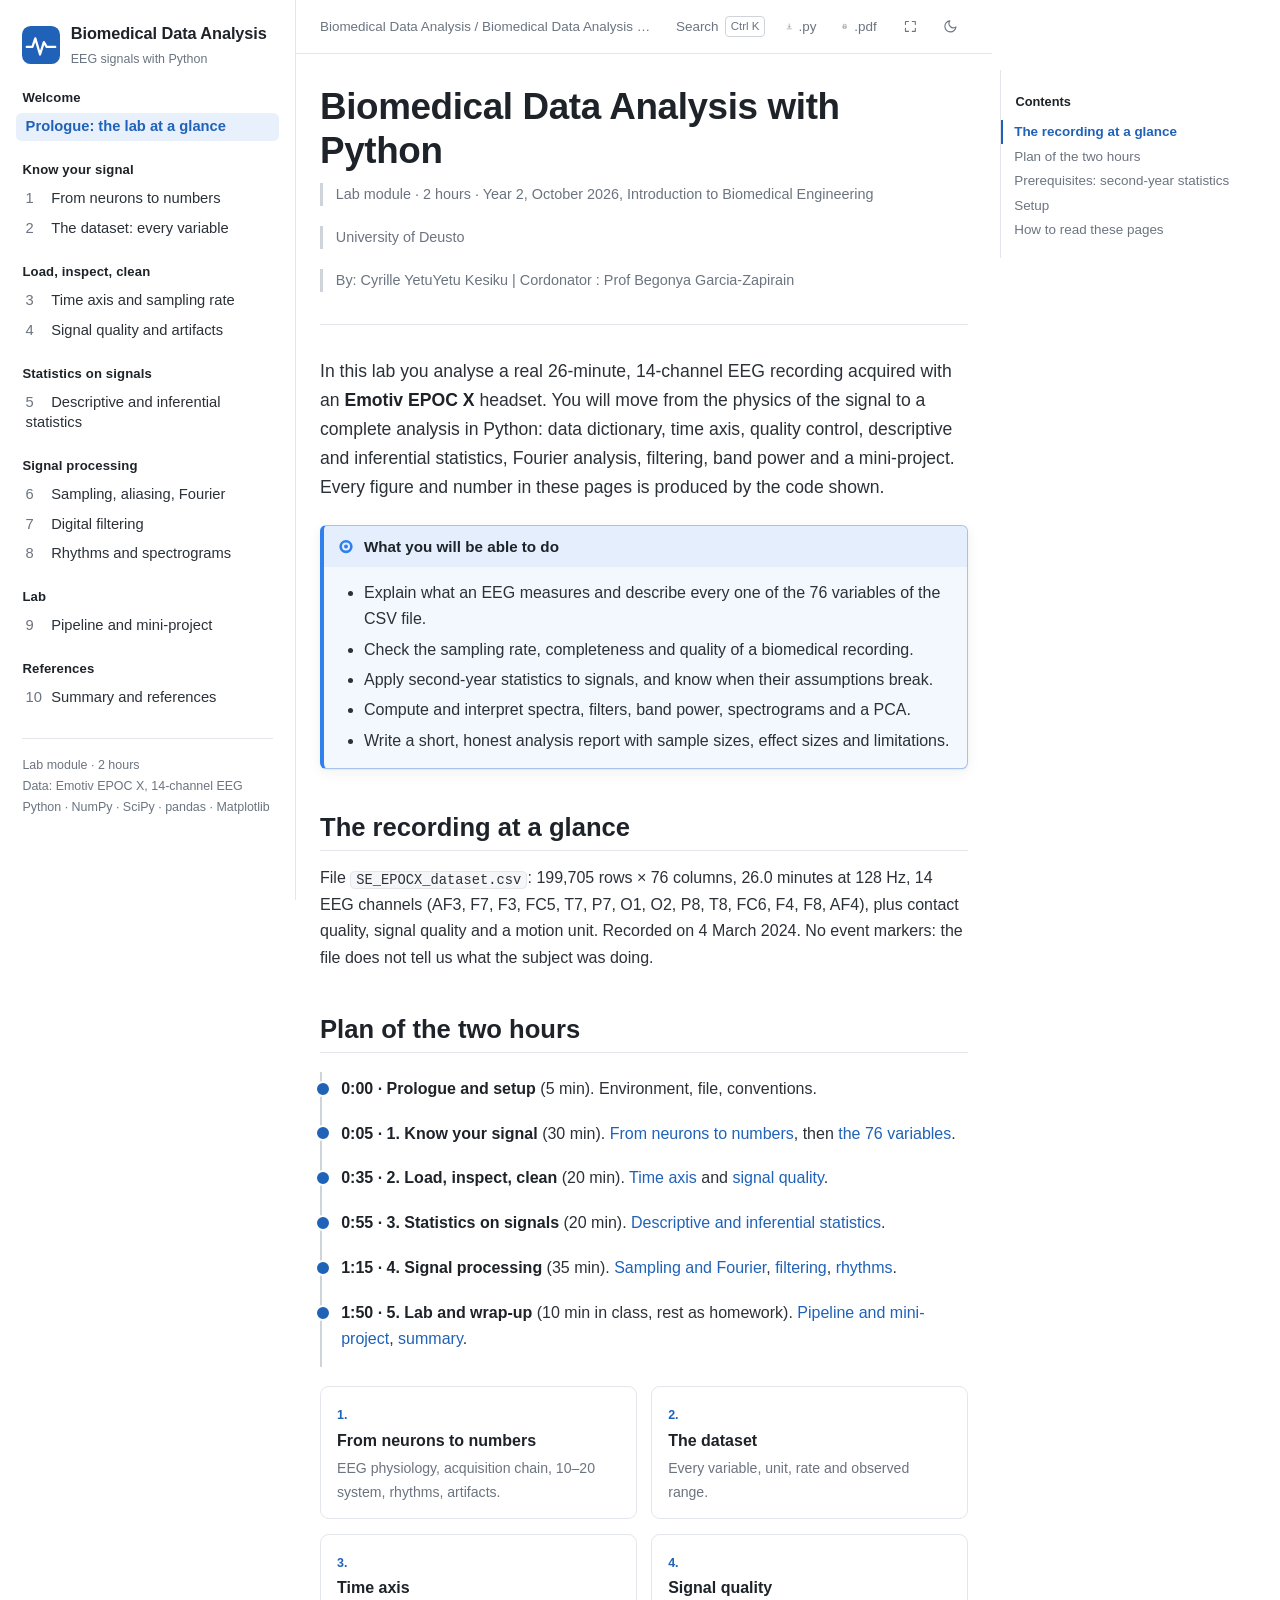
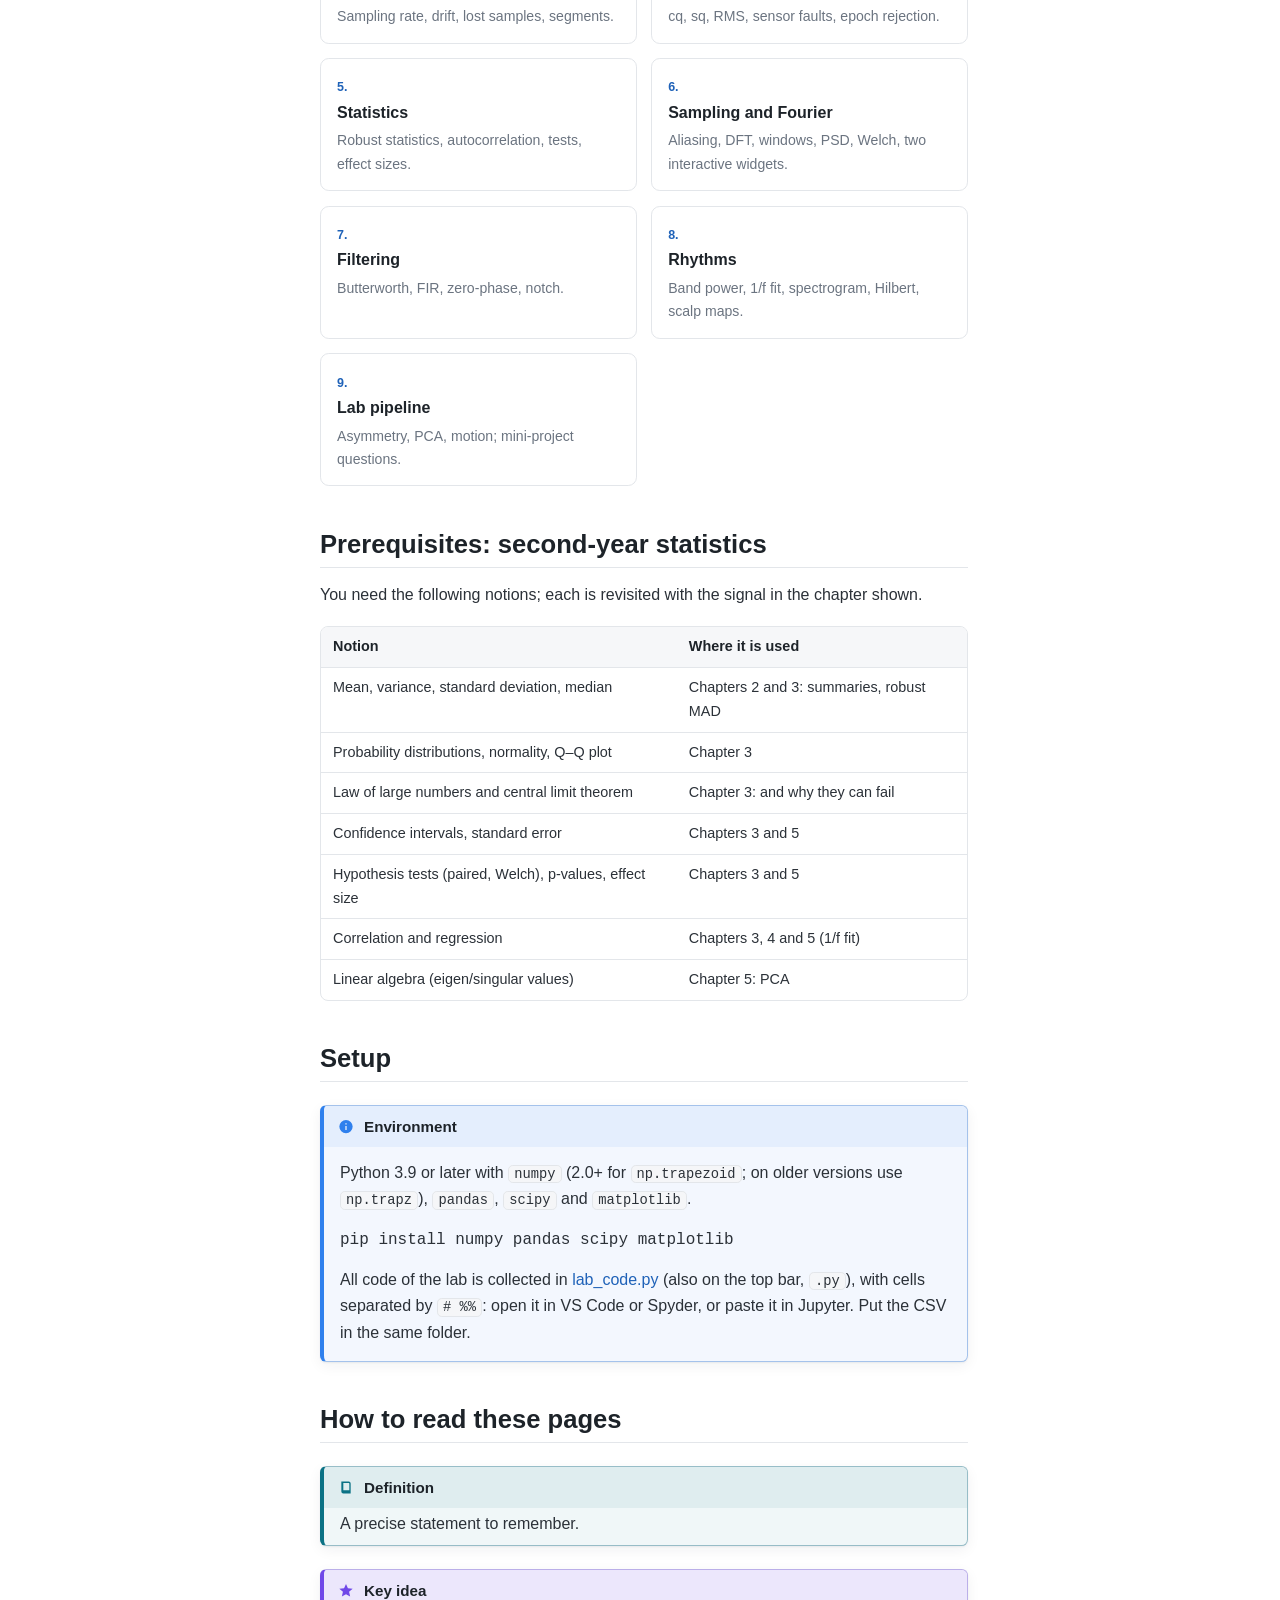
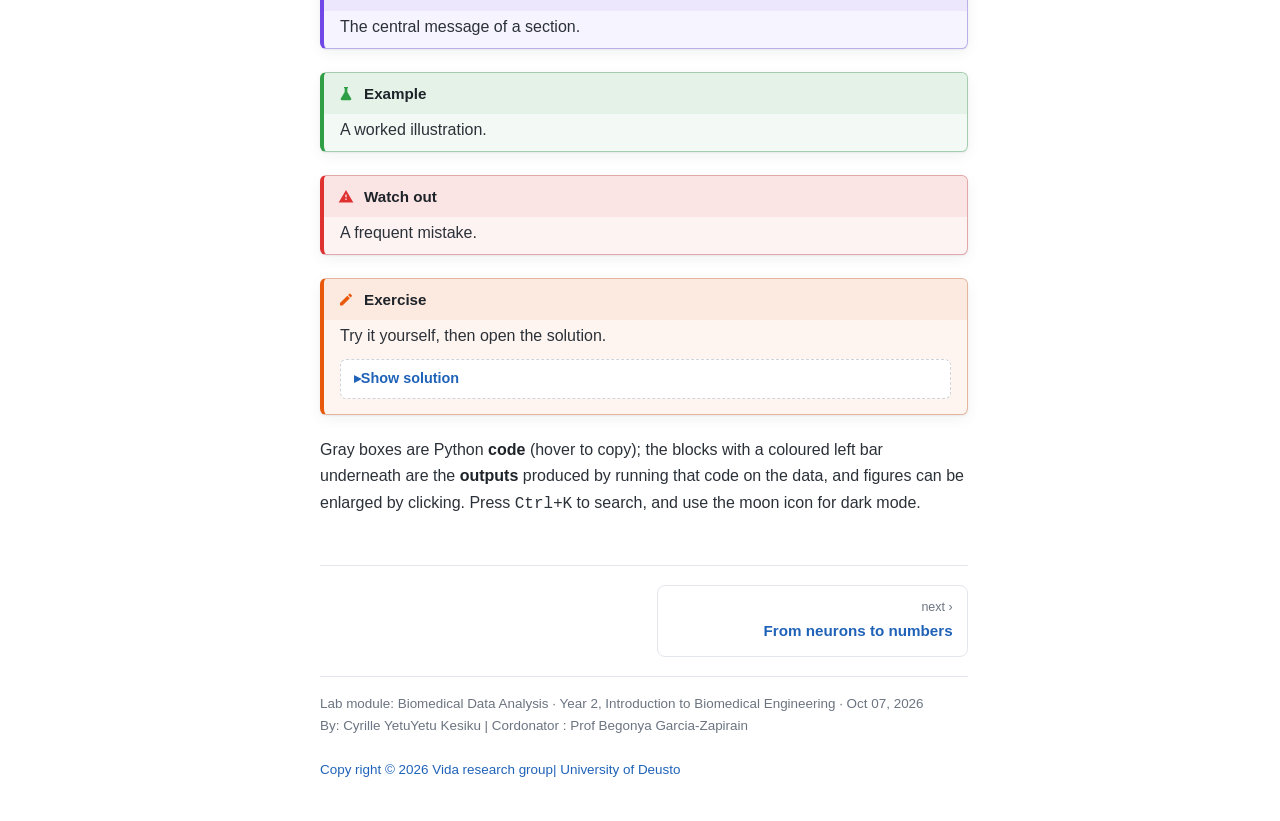
<file: bmdataanalysis/index.html>
<!DOCTYPE html>
<html lang="en" data-theme="light">
<head>
<meta charset="utf-8">
<meta name="viewport" content="width=device-width, initial-scale=1">
<title>Biomedical Data Analysis with Python: EEG lab — Biomedical Data Analysis</title>
<meta name="description" content="Biomedical data analysis lab with Python on Emotiv EPOC X EEG data.">
<link rel="icon" href="data:image/svg+xml,%3Csvg xmlns='http://www.w3.org/2000/svg' viewBox='0 0 40 40'%3E%3Crect width='40' height='40' rx='9' fill='%231f62b8'/%3E%3Cpath d='M5 22h6l3-9 5 17 4-13 3 5h9' fill='none' stroke='white' stroke-width='2.6' stroke-linecap='round' stroke-linejoin='round'/%3E%3C/svg%3E">
<link rel="stylesheet" href="assets/css/style.css">
<script>
(function(){try{var t=localStorage.getItem('bda-theme');if(!t&&window.matchMedia&&matchMedia('(prefers-color-scheme: dark)').matches)t='dark';document.documentElement.setAttribute('data-theme',t||'light');}catch(e){}})();
window.MathJax={tex:{inlineMath:[['\\(','\\)']],displayMath:[['\\[','\\]']]},options:{skipHtmlTags:['script','noscript','style','textarea','pre','code']}};
</script>
<script defer src="assets/js/mathjax-tex-svg.js"></script>
<script defer src="assets/js/search-data.js"></script>
<script defer src="assets/js/main.js"></script>
</head>
<body>
<a class="skip" href="#main-content">Skip to main content</a>
<nav class="sidebar" aria-label="Main navigation"><a class="logo" href="index.html"><svg width="38" height="38" viewBox="0 0 40 40" aria-hidden="true"><rect width="40" height="40" rx="9" fill="#1f62b8"/><path d="M5 22h6l3-9 5 17 4-13 3 5h9" fill="none" stroke="#fff" stroke-width="2.4" stroke-linecap="round" stroke-linejoin="round"/></svg><span><b>Biomedical Data Analysis</b><small>EEG signals with Python</small></span></a><div class="nav-group">Welcome</div><ul><li><a href="index.html" class="current">Prologue: the lab at a glance</a></li></ul><div class="nav-group">Know your signal</div><ul><li><a href="01-neurons-to-numbers.html"><span class="num">1</span>From neurons to numbers</a></li><li><a href="02-dataset.html"><span class="num">2</span>The dataset: every variable</a></li></ul><div class="nav-group">Load, inspect, clean</div><ul><li><a href="03-time-axis.html"><span class="num">3</span>Time axis and sampling rate</a></li><li><a href="04-signal-quality.html"><span class="num">4</span>Signal quality and artifacts</a></li></ul><div class="nav-group">Statistics on signals</div><ul><li><a href="05-statistics.html"><span class="num">5</span>Descriptive and inferential statistics</a></li></ul><div class="nav-group">Signal processing</div><ul><li><a href="06-sampling-fourier.html"><span class="num">6</span>Sampling, aliasing, Fourier</a></li><li><a href="07-filtering.html"><span class="num">7</span>Digital filtering</a></li><li><a href="08-rhythms.html"><span class="num">8</span>Rhythms and spectrograms</a></li></ul><div class="nav-group">Lab</div><ul><li><a href="09-lab-pipeline.html"><span class="num">9</span>Pipeline and mini-project</a></li></ul><div class="nav-group">References</div><ul><li><a href="10-summary.html"><span class="num">10</span>Summary and references</a></li></ul><div class="sb-foot">Lab module · 2 hours<br>Data: Emotiv EPOC X, 14-channel EEG<br>Python · NumPy · SciPy · pandas · Matplotlib</div></nav>
<div class="scrim"></div>
<div class="main">
<div class="article-wrap">
<div class="article-col">
  <div class="header-bar">
    <button class="hbtn" id="sbToggle" aria-label="Toggle navigation"><svg viewBox="0 0 24 24"><path d="M3 6h18M3 12h18M3 18h18"/></svg></button>
    <span class="crumb">Biomedical Data Analysis / Biomedical Data Analysis with Python: EEG lab</span>
    <span class="spacer"></span>
    <button class="hbtn searchBtn" aria-label="Search"><svg viewBox="0 0 24 24"><circle cx="11" cy="11" r="7"/><path d="M21 21l-4.3-4.3"/></svg><span class="lbl">Search</span><kbd>Ctrl K</kbd></button>
    <a class="hbtn" href="assets/lab_code.py" download title="Download all code of the lab as a Python script"><svg viewBox="0 0 24 24"><path d="M12 3v12m0 0l-4-4m4 4l4-4M4 21h16"/></svg><span class="lbl">.py</span></a>
    <button class="hbtn" id="printBtn" title="Print or save as PDF" aria-label="Print"><svg viewBox="0 0 24 24"><path d="M6 9V3h12v6M6 18H4v-7h16v7h-2M7 14h10v7H7z"/></svg><span class="lbl">.pdf</span></button>
    <button class="hbtn" id="fsBtn" title="Focus mode" aria-label="Focus mode"><svg viewBox="0 0 24 24"><path d="M4 9V4h5M20 9V4h-5M4 15v5h5M20 15v5h-5"/></svg></button>
    <button class="hbtn" id="themeBtn" title="Light / dark" aria-label="Toggle dark mode"><svg viewBox="0 0 24 24"><path d="M21 12.8A9 9 0 1111.2 3a7 7 0 009.8 9.8z"/></svg></button>
  </div>
  <article id="main-content">
    
<h1 id="biomedical-data-analysis-with-python">Biomedical Data Analysis with Python<a class="headerlink" href="#biomedical-data-analysis-with-python" title="Permalink to this heading">#</a></h1>
<p class="meta-line">Lab module · 2 hours · Year 2, October 2026, Introduction to Biomedical Engineering</p>
<p class="meta-line">University of Deusto</p>
<p class="meta-line">By: Cyrille YetuYetu Kesiku | Cordonator : Prof Begonya Garcia-Zapirain</p>
<hr>
<p class="lead">In this lab you analyse a real 26-minute, 14-channel EEG recording acquired with an <strong>Emotiv EPOC X</strong> headset. You will move from the physics of the signal to a complete analysis in Python: data dictionary, time axis, quality control, descriptive and inferential statistics, Fourier analysis, filtering, band power and a mini-project. Every figure and number in these pages is produced by the code shown.</p>
<div class="admonition objectives"><p class="admonition-title">What you will be able to do</p><div class="adm-body">
<ul>
<li>Explain what an EEG measures and describe every one of the 76 variables of the CSV file.</li>
<li>Check the sampling rate, completeness and quality of a biomedical recording.</li>
<li>Apply second-year statistics to signals, and know when their assumptions break.</li>
<li>Compute and interpret spectra, filters, band power, spectrograms and a PCA.</li>
<li>Write a short, honest analysis report with sample sizes, effect sizes and limitations.</li>
</ul></div></div>
<h2 id="the-recording-at-a-glance">The recording at a glance<a class="headerlink" href="#the-recording-at-a-glance" title="Permalink to this heading">#</a></h2>
<p>File <code>SE_EPOCX_dataset.csv</code>: 199,705 rows × 76 columns, 26.0 minutes at 128 Hz, 14 EEG channels (AF3, F7, F3, FC5, T7, P7, O1, O2, P8, T8, FC6, F4, F8, AF4), plus contact quality, signal quality and a motion unit. Recorded on 4 March 2024. No event markers: the file does not tell us what the subject was doing.</p>

<h2 id="plan-of-the-two-hours">Plan of the two hours<a class="headerlink" href="#plan-of-the-two-hours" title="Permalink to this heading">#</a></h2>
<ul class="timeline">
<li><b>0:00 · Prologue and setup</b> (5 min). Environment, file, conventions.</li>
<li><b>0:05 · 1. Know your signal</b> (30 min). <a href="01-neurons-to-numbers.html">From neurons to numbers</a>, then <a href="02-dataset.html">the 76 variables</a>.</li>
<li><b>0:35 · 2. Load, inspect, clean</b> (20 min). <a href="03-time-axis.html">Time axis</a> and <a href="04-signal-quality.html">signal quality</a>.</li>
<li><b>0:55 · 3. Statistics on signals</b> (20 min). <a href="05-statistics.html">Descriptive and inferential statistics</a>.</li>
<li><b>1:15 · 4. Signal processing</b> (35 min). <a href="06-sampling-fourier.html">Sampling and Fourier</a>, <a href="07-filtering.html">filtering</a>, <a href="08-rhythms.html">rhythms</a>.</li>
<li><b>1:50 · 5. Lab and wrap-up</b> (10 min in class, rest as homework). <a href="09-lab-pipeline.html">Pipeline and mini-project</a>, <a href="10-summary.html">summary</a>.</li>
</ul>

<div class="cards">
<a class="card" href="01-neurons-to-numbers.html"><em>1. </em><b>From neurons to numbers</b><span>EEG physiology, acquisition chain, 10–20 system, rhythms, artifacts.</span></a>
<a class="card" href="02-dataset.html"><em>2. </em><b>The dataset</b><span>Every variable, unit, rate and observed range.</span></a>
<a class="card" href="03-time-axis.html"><em>3. </em><b>Time axis</b><span>Sampling rate, drift, lost samples, segments.</span></a>
<a class="card" href="04-signal-quality.html"><em>4. </em><b>Signal quality</b><span>cq, sq, RMS, sensor faults, epoch rejection.</span></a>
<a class="card" href="05-statistics.html"><em>5. </em><b>Statistics</b><span>Robust statistics, autocorrelation, tests, effect sizes.</span></a>
<a class="card" href="06-sampling-fourier.html"><em>6. </em><b>Sampling and Fourier</b><span>Aliasing, DFT, windows, PSD, Welch, two interactive widgets.</span></a>
<a class="card" href="07-filtering.html"><em>7. </em><b>Filtering</b><span>Butterworth, FIR, zero-phase, notch.</span></a>
<a class="card" href="08-rhythms.html"><em>8. </em><b>Rhythms</b><span>Band power, 1/f fit, spectrogram, Hilbert, scalp maps.</span></a>
<a class="card" href="09-lab-pipeline.html"><em>9. </em><b>Lab pipeline</b><span>Asymmetry, PCA, motion; mini-project questions.</span></a>
</div>

<h2 id="prerequisites-second-year-statistics">Prerequisites: second-year statistics<a class="headerlink" href="#prerequisites-second-year-statistics" title="Permalink to this heading">#</a></h2>
<p>You need the following notions; each is revisited with the signal in the chapter shown.</p>
<div class="tbl-wrap"><table><thead><tr><th>Notion</th><th>Where it is used</th></tr></thead><tbody><tr><td>Mean, variance, standard deviation, median</td><td>Chapters 2 and 3: summaries, robust MAD</td></tr><tr><td>Probability distributions, normality, Q–Q plot</td><td>Chapter 3</td></tr><tr><td>Law of large numbers and central limit theorem</td><td>Chapter 3: and why they can fail</td></tr><tr><td>Confidence intervals, standard error</td><td>Chapters 3 and 5</td></tr><tr><td>Hypothesis tests (paired, Welch), p-values, effect size</td><td>Chapters 3 and 5</td></tr><tr><td>Correlation and regression</td><td>Chapters 3, 4 and 5 (1/f fit)</td></tr><tr><td>Linear algebra (eigen/singular values)</td><td>Chapter 5: PCA</td></tr></tbody></table></div>
<h2 id="setup">Setup<a class="headerlink" href="#setup" title="Permalink to this heading">#</a></h2>
<div class="admonition note"><p class="admonition-title">Environment</p><div class="adm-body"><p>Python 3.9 or later with <code>numpy</code> (2.0+ for <code>np.trapezoid</code>; on older versions use <code>np.trapz</code>), <code>pandas</code>, <code>scipy</code> and <code>matplotlib</code>.</p>
<pre style="white-space:pre-wrap;margin:.5rem 0 0">pip install numpy pandas scipy matplotlib</pre>
<p>All code of the lab is collected in <a href="assets/lab_code.py" download>lab_code.py</a> (also on the top bar, <code>.py</code>), with cells separated by <code># %%</code>: open it in VS Code or Spyder, or paste it in Jupyter. Put the CSV in the same folder.</p></div></div>
<h2 id="how-to-read-these-pages">How to read these pages<a class="headerlink" href="#how-to-read-these-pages" title="Permalink to this heading">#</a></h2>
<div class="admonition definition"><p class="admonition-title">Definition</p><div class="adm-body">A precise statement to remember.</div></div><div class="admonition key"><p class="admonition-title">Key idea</p><div class="adm-body">The central message of a section.</div></div><div class="admonition example"><p class="admonition-title">Example</p><div class="adm-body">A worked illustration.</div></div><div class="admonition warning"><p class="admonition-title">Watch out</p><div class="adm-body">A frequent mistake.</div></div><div class="admonition exercise"><p class="admonition-title">Exercise</p><div class="adm-body">Try it yourself, then open the solution.<details class='solution'><summary>Show solution</summary><div class='sol-body'>Solutions stay hidden until you click.</div></details></div></div>
<p>Gray boxes are Python <strong>code</strong> (hover to copy); the blocks with a coloured left bar underneath are the <strong>outputs</strong> produced by running that code on the data, and figures can be enlarged by clicking. Press <kbd>Ctrl</kbd>+<kbd>K</kbd> to search, and use the moon icon for dark mode.</p>

<div class="prevnext"><a class="next" href="01-neurons-to-numbers.html"><small>next ›</small><b>From neurons to numbers</b></a></div>
  </article>
  <div class="footer">Lab module: Biomedical Data Analysis · Year 2, 
    Introduction to Biomedical Engineering · Oct 07, 2026<br>
    By: Cyrille YetuYetu Kesiku | Cordonator : Prof Begonya Garcia-Zapirain
    <br>
    
  <br>
<a href="https://evida.deusto.es/" download>Copy right © 2026 Vida research group| University of Deusto</a>
</div>
</div>
<aside class="toc-col"><div class="toc"><h5>Contents</h5><ul><li class="l2"><a href="#the-recording-at-a-glance">The recording at a glance</a></li><li class="l2"><a href="#plan-of-the-two-hours">Plan of the two hours</a></li><li class="l2"><a href="#prerequisites-second-year-statistics">Prerequisites: second-year statistics</a></li><li class="l2"><a href="#setup">Setup</a></li><li class="l2"><a href="#how-to-read-these-pages">How to read these pages</a></li></ul></div></aside>
</div>
</div>
<button class="hbtn totop" aria-label="Back to top"><svg viewBox="0 0 24 24"><path d="M12 19V5m0 0l-6 6m6-6l6 6"/></svg></button>
<div class="modal" id="searchModal" role="dialog" aria-label="Search"><div class="search-box">
<input id="searchInput" type="search" placeholder="Search the lab… (try: Welch, quality, aliasing)" autocomplete="off">
<ul class="search-results" id="searchResults"></ul></div></div>
</body>
</html>
</file>
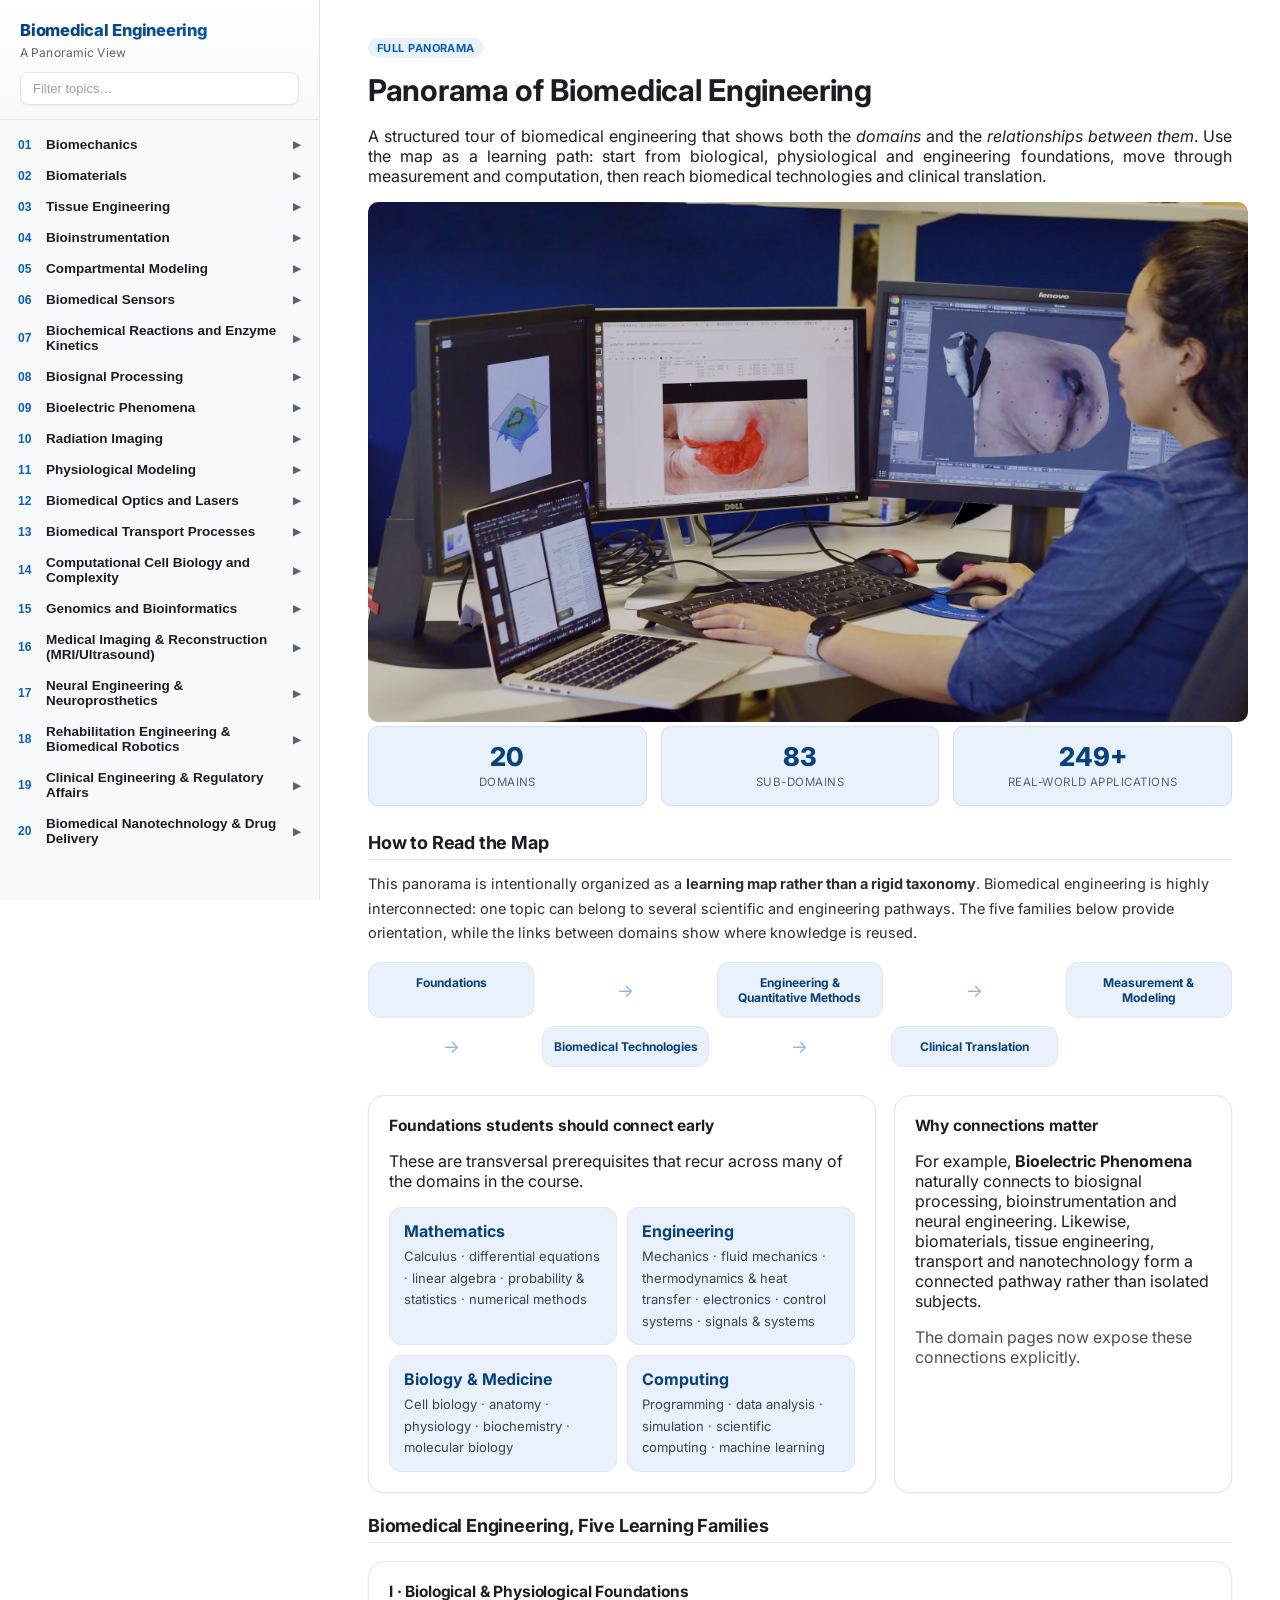
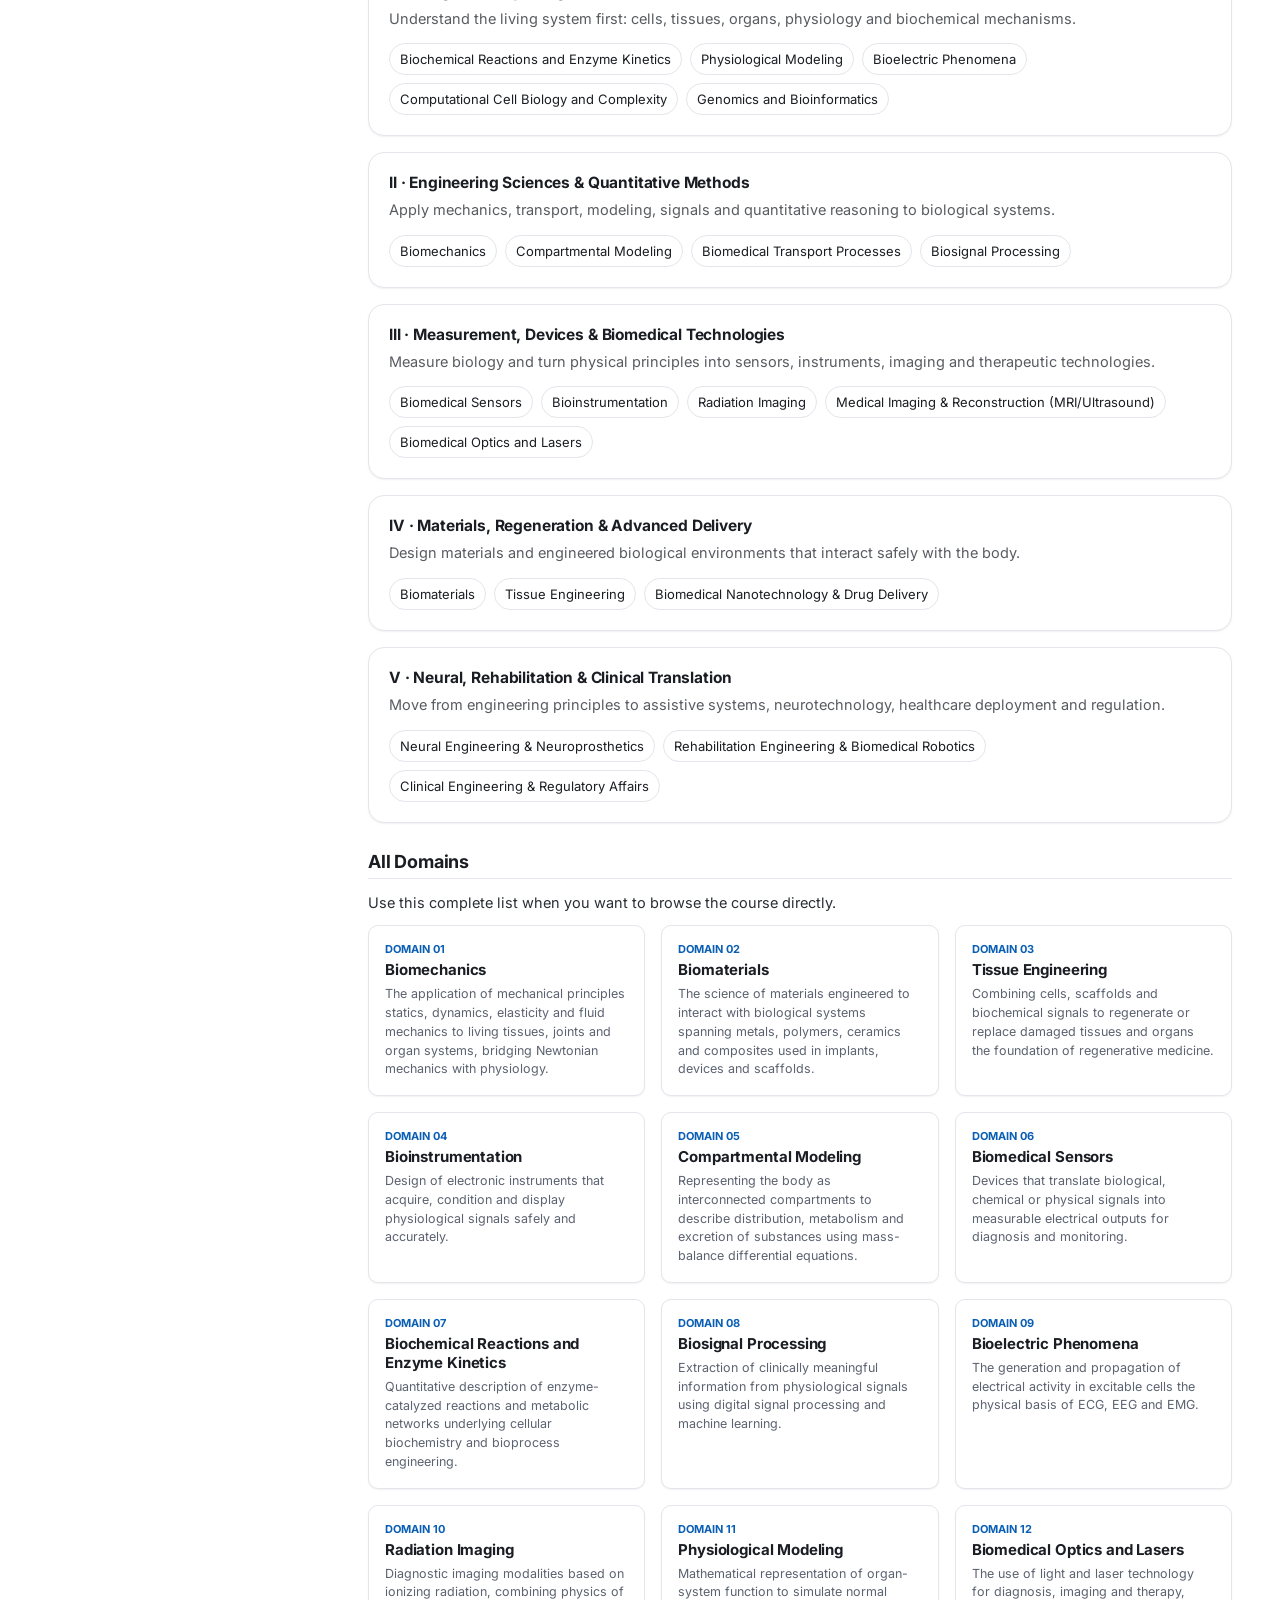
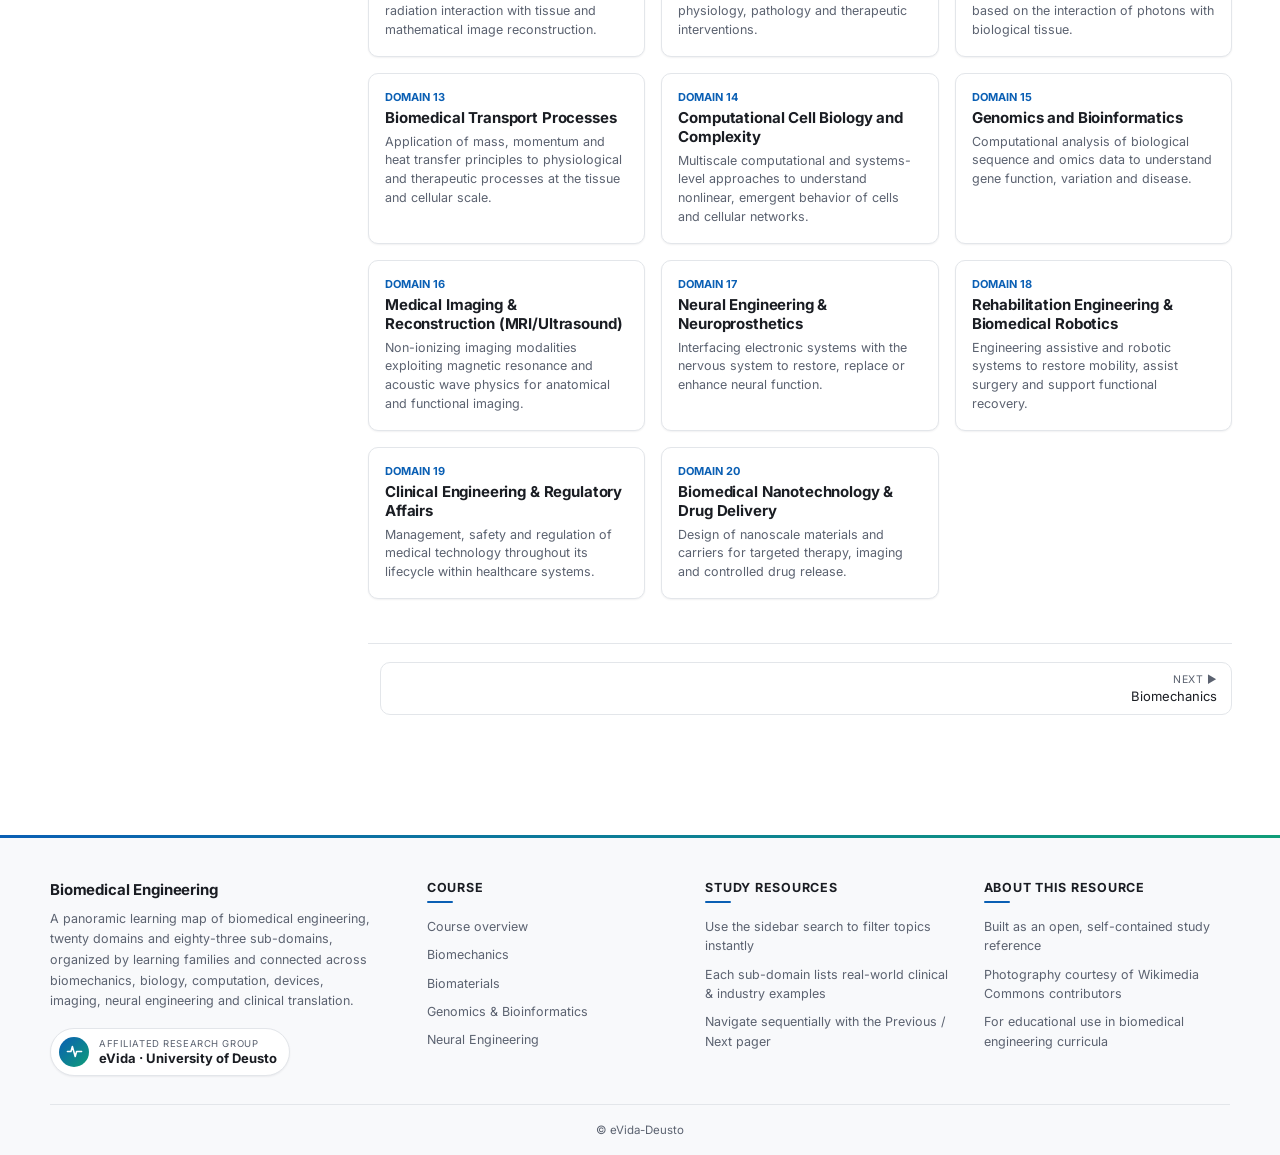
<file: biomedical-engineering-panorama.html>
<!DOCTYPE html>
<html lang="en">
<head>
<meta charset="UTF-8">
<meta name="viewport" content="width=device-width, initial-scale=1">
<title>Biomedical Engineering — Full Course Panorama</title>
<link rel="preconnect" href="https://fonts.googleapis.com">
<link rel="preconnect" href="https://fonts.gstatic.com" crossorigin>
<link href="https://fonts.googleapis.com/css2?family=Inter:wght@400;500;600;700;800&display=swap" rel="stylesheet">
<style>
:root{
  --sidebar-w: 320px;
  --bg:#ffffff;
  --sidebar-bg:#f8f9fb;
  --border:#e3e6ea;
  --text:#1a1d23;
  --muted:#5b6270;
  --accent:#0a5fb4;
  --accent-dark:#08417c;
  --accent-soft:#e8f1fc;
  --accent-2:#0f9d78;
  --accent-2-soft:#e5f7f1;
  --code-bg:#f1f3f5;
  --radius:10px;
  --radius-lg:16px;
  --shadow-sm:0 1px 2px rgba(16,24,40,.06);
  --shadow-md:0 6px 20px rgba(16,24,40,.08);
  --shadow-lg:0 12px 32px rgba(16,24,40,.12);
  /* aliases used by the systemic-map blocks, tied into the main palette
     instead of floating on unstyled fallbacks */
  --line:var(--border);
  --soft:var(--accent-soft);
  --panel:#ffffff;
}
*{box-sizing:border-box;}
html{scroll-behavior:smooth;}
html,body{margin:0;padding:0;}
body{
  font-family:"Inter","Segoe UI",Helvetica,Arial,sans-serif,"Trebuchet MS";
  color:var(--text);
  background:var(--bg);
  display:flex;
  flex-direction:column;
  min-height:100vh;
  -webkit-font-smoothing:antialiased;
  -moz-osx-font-smoothing:grayscale;
  text-rendering:optimizeLegibility;
}
#app-shell{display:flex; flex:1; min-height:0;}
h1,h2,h3,h4{font-family:"Inter","Segoe UI",Helvetica,Arial,sans-serif,"Trebuchet MS"; letter-spacing:-.01em;}
::selection{background:var(--accent-2); color:#fff;}
a{-webkit-tap-highlight-color:transparent;}
a,button,input{transition:color .15s ease, background-color .15s ease, border-color .15s ease, box-shadow .15s ease, transform .15s ease;}
:focus-visible{outline:2px solid var(--accent); outline-offset:2px; border-radius:4px;}

/* ---------- SIDEBAR ---------- */
#sidebar{
  width:var(--sidebar-w);
  min-width:var(--sidebar-w);
  background:var(--sidebar-bg);
  border-right:1px solid var(--border);
  height:100vh;
  position:sticky;
  top:0;
  overflow-y:auto;
  padding-bottom:40px;
  scrollbar-width:thin;
  scrollbar-color:#c7cdd6 transparent;
}
#sidebar::-webkit-scrollbar{width:8px;}
#sidebar::-webkit-scrollbar-track{background:transparent;}
#sidebar::-webkit-scrollbar-thumb{background:#c7cdd6; border-radius:8px;}
#sidebar::-webkit-scrollbar-thumb:hover{background:#aab1bd;}
.brand{
  padding:20px 20px 14px 20px;
  border-bottom:1px solid var(--border);
  position:sticky;
  top:0;
  background:linear-gradient(180deg,#ffffff 0%,var(--sidebar-bg) 100%);
  z-index:5;
}
.brand h1{
  font-size:16.5px;
  font-weight:800;
  margin:0 0 4px 0;
  line-height:1.3;
  letter-spacing:-.015em;
  background:linear-gradient(90deg,var(--accent-dark),var(--accent));
  -webkit-background-clip:text;
  background-clip:text;
  color:transparent;
}
.brand p{
  margin:0;
  font-size:12px;
  color:var(--muted);
  letter-spacing:.01em;
}
#search{
  width:100%;
  margin-top:12px;
  padding:8px 12px;
  font-size:13px;
  border:1px solid var(--border);
  border-radius:8px;
  background:#fff;
  box-shadow:var(--shadow-sm);
}
#search:focus{
  outline:none;
  border-color:var(--accent);
  box-shadow:0 0 0 3px var(--accent-soft);
}
#search::placeholder{color:#9aa1ac;}
nav#tree{
  padding:10px 8px;
}
.dom{
  margin-bottom:2px;
}
.dom > .dom-toggle{
  display:flex;
  align-items:center;
  gap:6px;
  width:100%;
  text-align:left;
  background:none;
  border:none;
  cursor:pointer;
  padding:7px 10px;
  font-size:13.5px;
  font-weight:600;
  color:var(--text);
  border-radius:6px;
}
.dom > .dom-toggle:hover{background:var(--accent-soft);}
.dom.active > .dom-toggle{background:var(--accent-soft); color:var(--accent); box-shadow:inset 2px 0 0 var(--accent);}
.dom-toggle .num{
  color:var(--accent);
  font-variant-numeric:tabular-nums;
  font-weight:700;
  min-width:22px;
  font-size:12px;
}
.dom-toggle .chevron{
  margin-left:auto;
  font-size:10px;
  color:var(--muted);
  transition:transform .15s ease;
}
.dom.open > .dom-toggle .chevron{transform:rotate(90deg);}
.sublist{
  list-style:none;
  margin:0;
  padding:0 0 4px 30px;
  display:none;
}
.dom.open .sublist{display:block;}
.sublist li a{
  display:block;
  padding:5px 8px;
  font-size:12.5px;
  color:var(--muted);
  text-decoration:none;
  border-radius:5px;
  border-left:2px solid transparent;
}
.sublist li a:hover{color:var(--accent); background:var(--accent-soft);}
.sublist li a.active{
  color:var(--accent);
  border-left:2px solid var(--accent);
  background:var(--accent-soft);
  font-weight:600;
}

/* ---------- MAIN ---------- */
#main{
  flex:1;
  min-width:0;
  padding:36px 48px 80px 48px;
  max-width:980px;
}
.breadcrumb{
  font-size:12.5px;
  color:var(--muted);
  margin-bottom:14px;
}
.breadcrumb a{color:var(--accent); text-decoration:none;}
.badge{
  display:inline-block;
  font-size:11px;
  font-weight:700;
  letter-spacing:.04em;
  text-transform:uppercase;
  color:var(--accent);
  background:var(--accent-soft);
  padding:3px 9px;
  border-radius:999px;
  margin-bottom:10px;
}
h1.page-title{
  font-size:30px;
  margin:4px 0 6px 0;
  line-height:1.25;
}
.subtitle{
  font-size:15px;
  color:var(--muted);
  margin:0 0 24px 0;
}
.hero-img{
  width:100%;
  max-height:320px;
  object-fit:cover;
  border-radius:var(--radius-lg);
  border:1px solid var(--border);
  margin-bottom:26px;
  background:#eee;
  box-shadow:var(--shadow-md);
}
.section-block{margin-bottom:28px;}
.section-block h2{
  font-size:18px;
  border-bottom:1px solid var(--border);
  padding-bottom:6px;
  margin:0 0 12px 0;
}
.section-block h3{
  font-size:15px;
  margin:18px 0 6px 0;
}
.section-block p{
  font-size:14.5px;
  line-height:1.7;
  color:#2a2e35;
  margin:0 0 10px 0;
}
.tag-row{margin-bottom:6px;}
.tag{
  display:inline-block;
  font-size:11.5px;
  background:var(--code-bg);
  color:#333;
  padding:3px 9px;
  border-radius:6px;
  margin:0 6px 6px 0;
  font-family:Consolas,monospace;
  border:1px solid #e6e8eb;
}
.card-grid{
  display:grid;
  grid-template-columns:repeat(auto-fill,minmax(210px,1fr));
  gap:14px;
  margin-top:8px;
}
.card{
  border:1px solid var(--border);
  border-radius:var(--radius);
  overflow:hidden;
  text-decoration:none;
  color:var(--text);
  background:#fff;
  box-shadow:var(--shadow-sm);
  transition:box-shadow .18s ease, transform .18s ease, border-color .18s ease;
  display:flex;
  flex-direction:column;
}
.card:hover{box-shadow:var(--shadow-md); transform:translateY(-3px); border-color:#cfd7e0;}
.card img{width:100%; height:110px; object-fit:cover; background:#eee;}
.card .card-body{padding:10px 12px 14px 12px;}
.card .card-body .k{font-size:10.5px; color:var(--accent); font-weight:700; text-transform:uppercase;}
.card .card-body h4{font-size:13.5px; margin:4px 0 4px 0; line-height:1.3;}
.card .card-body p{font-size:12px; color:var(--muted); margin:0; line-height:1.45;}

.syn-box{
  display:flex;
  gap:12px;
  align-items:flex-start;
  background:var(--accent-soft);
  border:1px solid #cfe0f6;
  border-left:4px solid var(--accent);
  border-radius:var(--radius);
  padding:14px 16px;
  margin:0 0 24px 0;
  box-shadow:var(--shadow-sm);
}
.syn-box .syn-icon{
  font-size:18px;
  line-height:1.3;
}
.syn-box .syn-label{
  font-size:11px;
  font-weight:700;
  letter-spacing:.04em;
  text-transform:uppercase;
  color:var(--accent);
  margin:0 0 4px 0;
}
.syn-box p{
  margin:0;
  font-size:14px;
  line-height:1.6;
  color:#1a1d23;
}
.overview-card .syn-mini{
  display:block;
  font-size:11.5px;
  color:var(--accent);
  margin-top:8px;
  padding-top:8px;
  border-top:1px dashed var(--border);
  line-height:1.4;
}
.card .card-body .syn-mini{
  display:block;
  font-size:11px;
  color:var(--accent);
  margin-top:6px;
  padding-top:6px;
  border-top:1px dashed var(--border);
  line-height:1.4;
}
img.async-img{background:#eee linear-gradient(90deg,#eee 25%,#f4f4f4 37%,#eee 63%); background-size:400% 100%; animation:imgshimmer 1.4s ease infinite;}
@keyframes imgshimmer{0%{background-position:100% 0;}100%{background-position:0 0;}}

.sub-figure{
  display:grid;
  grid-template-columns:280px 1fr;
  gap:22px;
  align-items:flex-start;
  margin-bottom:8px;
}
.sub-figure img{
  width:100%;
  border-radius:var(--radius);
  border:1px solid var(--border);
  object-fit:cover;
  height:180px;
  background:#eee;
}
@media (max-width:720px){
  .sub-figure{grid-template-columns:1fr;}
  .sub-figure img{height:200px;}
}

.pager{
  display:flex;
  justify-content:space-between;
  margin-top:44px;
  padding-top:18px;
  border-top:1px solid var(--border);
  gap:12px;
}
.pager a{
  flex:1;
  text-decoration:none;
  border:1px solid var(--border);
  border-radius:var(--radius);
  padding:10px 14px;
  color:var(--text);
  font-size:13px;
  transition:border-color .15s ease, background-color .15s ease, transform .15s ease;
}
.pager a:hover{border-color:var(--accent); background:var(--accent-soft); transform:translateY(-1px);}
.pager a.next{text-align:right; margin-left:auto;}
.pager .dir{display:block; font-size:10.5px; color:var(--muted); text-transform:uppercase; letter-spacing:.04em; margin-bottom:2px;}

.overview-grid{
  display:grid;
  grid-template-columns:repeat(auto-fill,minmax(260px,1fr));
  gap:16px;
  margin-top:10px;
}
.overview-card{
  border:1px solid var(--border);
  border-radius:var(--radius);
  padding:16px;
  text-decoration:none;
  color:var(--text);
  background:#fff;
  display:block;
  box-shadow:var(--shadow-sm);
  transition:box-shadow .18s ease, transform .18s ease, border-color .18s ease;
}
.overview-card:hover{border-color:var(--accent); box-shadow:var(--shadow-md); transform:translateY(-2px);}
.overview-card .n{font-size:11px; font-weight:700; color:var(--accent);}
.overview-card h3{margin:4px 0 6px 0; font-size:15px;}
.overview-card p{margin:0; font-size:12.5px; color:var(--muted); line-height:1.5;}

/* ---------- STATS BAR (homepage) ---------- */
.stats-bar{
  display:grid;
  grid-template-columns:repeat(3,1fr);
  gap:14px;
  margin:0 0 26px 0;
}
.stat-card{
  background:var(--accent-soft);
  border:1px solid #cfe0f6;
  border-radius:var(--radius);
  padding:16px 14px;
  text-align:center;
  box-shadow:var(--shadow-sm);
  transition:transform .18s ease, box-shadow .18s ease;
}
.stat-card:hover{transform:translateY(-2px); box-shadow:var(--shadow-md);}
.stat-num{
  font-size:26px;
  font-weight:800;
  color:var(--accent-dark);
  line-height:1.1;
}
.stat-label{
  font-size:11.5px;
  color:var(--muted);
  text-transform:uppercase;
  letter-spacing:.04em;
  margin-top:4px;
}
@media (max-width:560px){
  .stats-bar{grid-template-columns:1fr;}
}

/* ---------- SITE FOOTER ---------- */
footer.site-footer{
  margin-top:40px;
  background:var(--sidebar-bg);
  border-top:1px solid var(--border);
  position:relative;
  color:var(--muted);
  padding:44px 48px 0 48px;
}
footer.site-footer::before{
  content:"";
  position:absolute;
  top:-1px; left:0; right:0;
  height:3px;
  background:linear-gradient(90deg,var(--accent),var(--accent-2));
}
.footer-inner{
  max-width:1180px;
  margin:0 auto;
  display:grid;
  grid-template-columns:1.4fr 1fr 1fr 1fr;
  gap:32px;
  padding-bottom:28px;
}
.footer-col h3{
  font-size:15px;
  color:var(--text);
  margin:0 0 10px 0;
  font-weight:700;
}
.footer-col h4{
  font-size:12.5px;
  color:var(--text);
  text-transform:uppercase;
  letter-spacing:.06em;
  margin:0 0 14px 0;
  font-weight:700;
  position:relative;
  padding-bottom:8px;
}
.footer-col h4::after{
  content:"";
  position:absolute;
  left:0; bottom:0;
  width:26px; height:2px;
  background:var(--accent);
  border-radius:2px;
}
.footer-brand p{
  font-size:12.5px;
  line-height:1.65;
  margin:0;
  max-width:320px;
}
.footer-col ul{
  list-style:none;
  margin:0;
  padding:0;
}
.footer-col ul li{
  margin-bottom:9px;
  font-size:12.5px;
  line-height:1.55;
}
.footer-col ul li a{
  color:var(--muted);
  text-decoration:none;
}
.footer-col ul li a:hover{color:var(--accent);}
.footer-col ul.footer-plain li{color:var(--muted);}

/* ---- brand / affiliation lockup ---- */
.footer-affiliation{
  display:flex;
  align-items:center;
  gap:10px;
  text-decoration:none;
  margin-top:16px;
  padding:8px 12px 8px 8px;
  border:1px solid var(--border);
  border-radius:999px;
  background:#fff;
  width:fit-content;
  box-shadow:var(--shadow-sm);
  transition:border-color .15s ease, box-shadow .15s ease, transform .15s ease;
}
.footer-affiliation:hover{border-color:#cfe0f6; box-shadow:var(--shadow-md); transform:translateY(-1px);}
.evida-mark{
  width:30px; height:30px;
  border-radius:50%;
  flex-shrink:0;
  display:flex; align-items:center; justify-content:center;
  background:linear-gradient(135deg,var(--accent),var(--accent-2));
  color:#fff;
}
.evida-mark svg{width:17px; height:17px; display:block;}
.footer-affiliation .evida-text{line-height:1.25;}
.footer-affiliation .evida-text .k{
  display:block; font-size:9.5px; color:var(--muted);
  text-transform:uppercase; letter-spacing:.06em;
}
.footer-affiliation .evida-text .v{
  display:block; font-size:13px; font-weight:700; color:var(--text);
}

.footer-bottom{
  max-width:1180px;
  margin:0 auto;
  border-top:1px solid var(--border);
  padding:18px 0;
  font-size:11.5px;
  display:flex;
  align-items:center;
  justify-content:center;
  gap:8px;
  flex-wrap:wrap;
  text-align:center;
}
.footer-bottom a{color:var(--muted); text-decoration:none;}
.footer-bottom a:hover{color:var(--accent);}
@media (max-width:900px){
  footer.site-footer{padding:36px 20px 0 20px;}
  .footer-inner{grid-template-columns:1fr 1fr; gap:24px;}
}
@media (max-width:560px){
  .footer-inner{grid-template-columns:1fr;}
}
#menu-btn{display:none;}
@media (max-width:900px){
  #sidebar{position:fixed; left:-100%; z-index:50; transition:left .2s ease; box-shadow:0 0 24px rgba(0,0,0,.2);}
  #sidebar.show{left:0;}
  #main{padding:20px;}
  #menu-btn{
    display:inline-block;
    position:sticky; top:10px; left:10px;
    z-index:40;
    background:var(--accent);
    color:#fff; border:none; border-radius:8px;
    padding:9px 14px; font-size:13px; font-weight:600; cursor:pointer;
    margin-bottom:14px;
    box-shadow:var(--shadow-md);
  }
  #menu-btn:hover{background:var(--accent-dark);}
  #menu-btn:active{transform:scale(.97);}
}


/* ===== Systemic learning map ===== */
.learning-intro{display:grid;grid-template-columns:1.2fr .8fr;gap:18px;margin:22px 0}
.learning-panel,.family-block,.connection-box{background:var(--panel);border:1px solid var(--line);border-radius:var(--radius-lg);padding:20px;box-shadow:var(--shadow-sm)}
.learning-panel h3,.family-block h3,.connection-box h3{margin-top:0; font-size:15.5px;}
.foundation-grid{display:grid;grid-template-columns:repeat(2,minmax(0,1fr));gap:10px;margin-top:14px}
.foundation-item{padding:13px 14px;border:1px solid var(--line);border-radius:12px;background:var(--soft); transition:box-shadow .15s ease, transform .15s ease;}
.foundation-item:hover{box-shadow:var(--shadow-sm); transform:translateY(-1px);}
.foundation-item strong{display:block;margin-bottom:4px; color:var(--accent-dark);}
.foundation-item span{font-size:13px;line-height:1.5;opacity:.82}
.family-list{display:grid;gap:16px;margin-top:18px}
.family-block .family-intro{margin-top:0;opacity:.78}
.family-domains{display:flex;flex-wrap:wrap;gap:8px;margin-top:12px}
.map-link{display:inline-block;padding:7px 10px;border:1px solid var(--line);border-radius:999px;text-decoration:none;font-size:13px;color:var(--text);background:#fff;transition:border-color .15s ease, color .15s ease, background-color .15s ease, transform .15s ease, box-shadow .15s ease;}
.map-link:hover{transform:translateY(-1px); border-color:var(--accent); color:var(--accent); background:var(--accent-soft); box-shadow:var(--shadow-sm);}
.learning-flow{display:grid;grid-template-columns:repeat(5,1fr);gap:8px;margin:16px 0 4px}
.flow-step{padding:12px 10px;border-radius:12px;border:1px solid var(--line);text-align:center;font-size:12px;font-weight:700; background:var(--soft); color:var(--accent-dark);}
.flow-arrow{text-align:center;align-self:center;font-size:18px;opacity:.45; color:var(--accent);}
.connection-box{margin-top:20px}
.connection-list{display:flex;flex-wrap:wrap;gap:8px;margin-top:10px}
.connection-list .map-link{font-size:12px}
@media(max-width:800px){.learning-intro{grid-template-columns:1fr}.foundation-grid{grid-template-columns:1fr}.learning-flow{grid-template-columns:1fr}.flow-arrow{display:none}}
</style>
</head>
<body>

<div id="app-shell">
<aside id="sidebar">
  <div class="brand">
    <h1>Biomedical Engineering</h1>
    <p>A Panoramic View </p>
    <input id="search" type="text" placeholder="Filter topics…">
  </div>
  <nav id="tree"></nav>
</aside>

<main id="main">
  <button id="menu-btn">☰ Menu</button>
  <div id="content"></div>
</main>
</div>

<script>
/* =========================================================
   DATA MODEL — Domains & Sub-domains of Biomedical Engineering
   ========================================================= */
const DOMAINS = [
{
  id:"biomechanics", title:"Biomechanics",
  intro:"The application of mechanical principles statics, dynamics, elasticity and fluid mechanics to living tissues, joints and organ systems, bridging Newtonian mechanics with physiology. Biomechanics is the discipline that lets engineers speak the same language as orthopedic surgeons, sports scientists and prosthetists, translating forces and motion into better implants, safer athletes and more effective rehabilitation. Students who master it move fluidly between finite-element software, motion-capture labs and the operating room, making it one of the most versatile entry points into a biomedical engineering career.",
  insight:"The human body is a mechanical system: Newton's laws and continuum mechanics govern bone, muscle and blood flow understanding them is the key to preventing injury and designing implants that last.",
  img:"motion",
  subs:[
    {id:"kinematics", title:"Kinematics & Kinetics of Human Movement", img:"gait,motion-capture,biomechanics",
      desc:"Description of joint angles, velocities and accelerations during gait and motion, combined with force/torque analysis using inverse dynamics and motion-capture systems.", solves:"Turns raw motion-capture data into clinically actionable gait metrics, helping clinicians spot abnormal movement patterns before they cause injury.", examples:["Diagnosing crouch gait in children with cerebral palsy","Optimizing a sprinter's stride mechanics for elite athletics","Tracking post-stroke gait rehabilitation progress"]},
    {id:"musculoskeletal", title:"Musculoskeletal Biomechanics", img:"muscle,skeleton,anatomy",
      desc:"Modeling of muscle force generation (Hill-type models), tendon elasticity, joint loading and bone stress distribution under physiological activity.", solves:"Predicts the forces individual muscles, tendons and bones must bear during daily activity, guiding safer training and surgical planning.", examples:["Estimating knee-joint loading in ACL reconstruction patients","Simulating muscle forces for ergonomic workstation design","Predicting bone stress loss in astronauts under reduced gravity"]},
    {id:"cardio-biomech", title:"Cardiovascular Biomechanics (Hemodynamics)", img:"blood-vessel,artery,flow",
      desc:"Fluid-structure interaction in arteries, wall shear stress, pulsatile flow and its link to atherosclerosis, aneurysms and heart-valve mechanics.", solves:"Explains why blood vessels fail  aneurysm rupture, plaque buildup  by modeling how flowing blood stresses vessel walls.", examples:["Predicting aneurysm rupture risk from wall shear stress","Designing artificial heart valves for long-term durability","Planning stent placement in narrowed coronary arteries"]},
    {id:"soft-tissue", title:"Biomechanics of Soft Tissues", img:"tissue,collagen,cartilage",
      desc:"Viscoelastic and hyperelastic constitutive models (e.g. Fung, Mooney-Rivlin) describing skin, cartilage, ligaments and tendons under large deformation.", solves:"Provides the mechanical models needed to design implants and surgical tools that behave like real skin, cartilage and tendon under load.", examples:["Designing hernia mesh that stretches like abdominal tissue","Modeling cartilage wear progression in osteoarthritis","Engineering synthetic tendon grafts for ACL repair"]},
    {id:"ortho-implant", title:"Orthopedic Biomechanics & Implant Design", img:"orthopedic,implant,hip",
      desc:"Stress-shielding, fatigue life, and finite-element analysis of hip, knee and spinal implants under cyclic physiological loading.", solves:"Ensures joint replacements survive millions of loading cycles without loosening or fracturing the surrounding bone.", examples:["Extending hip-implant lifespan beyond 20 years","Reducing stress-shielding in knee replacements","Designing spinal-fusion hardware that withstands daily bending"]}
  ]
},
{
  id:"biomaterials", title:"Biomaterials",
  intro:"The science of materials engineered to interact with biological systems spanning metals, polymers, ceramics and composites used in implants, devices and scaffolds. Every hip replacement, drug-eluting stent and dissolvable suture exists because a materials engineer solved the fundamental trade-off between mechanical performance and biological acceptance. This domain sits at the crossroads of chemistry, materials science and clinical medicine, and its graduates are in constant demand across the multi-billion-dollar medical device industry.",
  insight:"A biomaterial must perform mechanically while being tolerated by the body  every material choice is a negotiation between strength and biocompatibility.",
  img:"biomaterials,implant,polymer",
  subs:[
    {id:"metallic", title:"Metallic Biomaterials", img:"titanium,implant,metal",
      desc:"Titanium alloys, stainless steel and cobalt-chromium: corrosion resistance, osseointegration and fatigue behavior in load-bearing implants.", solves:"Delivers load-bearing implant materials that resist corrosion in the body while bonding permanently with living bone.", examples:["Titanium dental implants that fuse with jawbone","Cobalt-chromium hip stems for long-term wear resistance","Stainless-steel orthopedic screws and plates"]},
    {id:"polymeric", title:"Polymeric Biomaterials", img:"polymer,hydrogel,plastic",
      desc:"Hydrogels, PLA/PGA, silicones and polyurethanes tailored for elasticity, degradation rate and drug-eluting surfaces.", solves:"Supplies soft, tunable materials that can degrade on schedule or release drugs as they break down.", examples:["Dissolvable sutures that disappear after wound healing","Silicone breast implants and catheters","Drug-eluting polymer coatings on coronary stents"]},
    {id:"ceramics", title:"Ceramics & Bioactive Glasses", img:"ceramic,hydroxyapatite,bone",
      desc:"Hydroxyapatite, alumina and bioactive glass for bone regeneration, dental applications and wear-resistant joint surfaces.", solves:"Provides bone-mimicking, wear-resistant materials for regeneration and load-bearing joint surfaces.", examples:["Hydroxyapatite bone-graft substitutes","Ceramic hip-joint bearing surfaces","Bioactive glass for dental bone regeneration"]},
    {id:"biocompat", title:"Biocompatibility & Host Response", img:"immune,cell,inflammation",
      desc:"Protein adsorption, foreign-body reaction, fibrous encapsulation and standardized biocompatibility testing (ISO 10993).", solves:"Prevents implants from triggering rejection, infection or chronic inflammation once inside the body.", examples:["ISO 10993 testing before a new implant reaches clinical trials","Reducing fibrous scar-tissue buildup around pacemakers","Screening coatings to prevent blood-clot formation on stents"]},
    {id:"smart-mat", title:"Biodegradable & Smart Materials", img:"shape-memory,smart-material,polymer",
      desc:"Bioresorbable polymers, shape-memory alloys and stimuli-responsive materials for temporary implants and minimally invasive devices.", solves:"Creates implants that change shape or disappear on cue, avoiding a second surgery to remove them.", examples:["Self-expanding nitinol stents delivered via catheter","Bioresorbable heart stents that dissolve after healing","Shape-memory sutures that tighten at body temperature"]}
  ]
},
{
  id:"tissue-eng", title:"Tissue Engineering",
  intro:"Combining cells, scaffolds and biochemical signals to regenerate or replace damaged tissues and organs  the foundation of regenerative medicine. Tissue engineers are working toward a future where patients no longer wait on organ-donor lists, growing skin, cartilage and even early-stage organs in the lab. It is one of the most rapidly advancing and well-funded fields in biomedical research, rewarding students who enjoy working at the interface of cell biology, biomaterials and bioprocess engineering.",
  insight:"Regenerating tissue means combining three ingredients — cells, scaffold and biochemical signals  inside an environment that mimics native physiology.",
  img:"tissue-engineering,cells,scaffold",
  subs:[
    {id:"scaffold", title:"Scaffold Design & Fabrication", img:"scaffold,3d-printing,biomaterial",
      desc:"Porosity, mechanical support and degradation kinetics of scaffolds produced via electrospinning, freeze-drying and additive manufacturing.", solves:"Gives cells a temporary physical structure to grow on before it safely degrades, avoiding permanent foreign material.", examples:["3D-printed scaffolds for jawbone reconstruction","Electrospun nanofiber scaffolds for skin grafts","Cartilage scaffolds for knee-repair implants"]},
    {id:"stem-cells", title:"Stem Cells & Regenerative Medicine", img:"stem-cell,biology,microscope",
      desc:"Pluripotent and mesenchymal stem cell differentiation pathways used to regenerate bone, cartilage, skin and vascular tissue.", solves:"Supplies the raw biological material that can be coaxed into replacing damaged tissue instead of relying on donor organs.", examples:["Stem-cell-derived skin grafts for burn victims","Cartilage regeneration therapy for osteoarthritis","Experimental stem-cell therapy for spinal cord injury"]},
    {id:"bioreactors", title:"Bioreactors & Dynamic Culture", img:"bioreactor,lab,cell-culture",
      desc:"Perfusion, rotating-wall and mechanical-stimulation bioreactors that mimic in vivo conditions to promote tissue maturation.", solves:"Recreates the mechanical and chemical conditions tissue needs to mature outside the body before implantation.", examples:["Perfusion bioreactors growing engineered heart valves","Rotating-wall vessels for cartilage tissue maturation","Bioreactor-grown skin substitutes for grafting"]},
    {id:"vascularization", title:"Vascularization Strategies", img:"blood-vessel,capillary,network",
      desc:"Angiogenic growth factors, microfluidic vascular networks and co-culture strategies to overcome diffusion limits in engineered tissue.", solves:"Solves the biggest bottleneck in tissue engineering — keeping thick engineered tissue alive by feeding it blood supply.", examples:["Pre-vascularized skin grafts for faster healing","Microfluidic vascular networks in organ-on-chip devices","Angiogenic growth factors in bone-graft substitutes"]},
    {id:"bioprinting", title:"Organoids & 3D Bioprinting", img:"3d-bioprinting,organoid,lab",
      desc:"Layer-by-layer deposition of cell-laden bioinks to build organoids and patient-specific tissue constructs for research and transplantation.", solves:"Builds patient-specific tissue and organ models on demand, reducing dependence on donor organs and animal testing.", examples:["3D-printed ear and nose cartilage for reconstructive surgery","Bioprinted skin patches for wound healing","Liver organoids for drug-toxicity screening"]}
  ]
},
{
  id:"bioinstrumentation", title:"Bioinstrumentation",
  intro:"Design of electronic instruments that acquire, condition and display physiological signals safely and accurately. Nearly every device a nurse or physician touches  from a bedside ECG monitor to an infusion pump  was shaped by a bioinstrumentation engineer balancing signal fidelity against patient safety. This domain offers a direct path into medical-device companies and hospital biomedical engineering departments, and rewards students who enjoy hands-on circuit design as much as physiological reasoning.",
  insight:"A medical instrument must amplify a tiny physiological signal while guaranteeing absolute electrical safety for the patient  the two goals define every design decision.",
  img:"medical-device,electronics,instrument",
  subs:[
    {id:"amplifiers", title:"Amplifiers & Signal Conditioning", img:"circuit,amplifier,electronics",
      desc:"Instrumentation amplifiers, common-mode rejection and analog filtering used to extract weak bioelectric signals from noise.", solves:"Recovers microvolt-level physiological signals buried in electrical noise so they can actually be measured.", examples:["ECG front-end amplifiers in bedside heart monitors","EEG amplifiers used in epilepsy monitoring","EMG amplifiers in prosthetic-limb control systems"]},
    {id:"transducers", title:"Transducers & Front-End Electronics", img:"sensor,transducer,circuit",
      desc:"Conversion of physical/physiological quantities (pressure, temperature, displacement) into electrical signals with defined sensitivity and linearity.", solves:"Converts physical quantities the body produces  pressure, force, motion  into electrical signals equipment can read.", examples:["Blood-pressure cuff pressure transducers","Strain-gauge transducers in surgical force-feedback tools","Accelerometers in fall-detection wearables"]},
    {id:"device-safety", title:"Medical Device Design & Safety Standards", img:"medical-equipment,hospital,safety",
      desc:"Electrical safety (IEC 60601), isolation techniques and fail-safe design principles for patient-connected equipment.", solves:"Prevents patient-connected electrical equipment from becoming a shock or fire hazard.", examples:["Isolated power supplies in operating-room equipment","Leakage-current testing on infusion pumps","Defibrillator design compliant with IEC 60601"]},
    {id:"wearables", title:"Wearable & Implantable Devices", img:"wearable,smartwatch,health",
      desc:"Low-power telemetry, biocompatible packaging and energy harvesting for continuous ambulatory monitoring and implantable therapy devices.", solves:"Enables continuous, comfortable, all-day health monitoring outside the hospital.", examples:["Smartwatches tracking heart rhythm for AFib detection","Continuous glucose monitors for diabetics","Implantable loop recorders for arrhythmia detection"]}
  ]
},
{
  id:"compartmental", title:"Compartmental Modeling",
  intro:"Representing the body as interconnected compartments to describe distribution, metabolism and excretion of substances using mass-balance differential equations. This is the mathematical toolkit behind every drug dose printed on a prescription label, letting pharmacologists predict how a medicine will behave in a patient before it is ever administered. Students drawn to applied mathematics and physiology find compartmental modeling a powerful, elegant bridge between the two.",
  insight:"Modeling the body as interconnected compartments turns drug distribution and elimination into a simple system of differential equations.",
  img:"pharmacokinetics,model,diagram",
  subs:[
    {id:"pk-models", title:"Pharmacokinetic Compartmental Models", img:"drug,pharmacokinetics,molecule",
      desc:"One, two and three-compartment models describing drug absorption, distribution and elimination rate constants (ka, ke).", solves:"Predicts how much of a drug reaches the bloodstream and how fast it clears, guiding safe dosing.", examples:["Calculating antibiotic dosing intervals","Predicting chemotherapy drug clearance in cancer patients","Setting safe anesthesia infusion rates during surgery"]},
    {id:"ode-systems", title:"Mass-Balance & ODE Systems", img:"differential-equation,math,graph",
      desc:"Formulating and solving systems of ordinary differential equations that conserve mass across physiological compartments.", solves:"Gives pharmacologists the mathematical backbone to simulate drug behavior before testing in patients.", examples:["Simulating insulin-glucose dynamics for diabetes therapy","Modeling IV drug infusion profiles","Predicting drug accumulation in kidney-impaired patients"]},
    {id:"multicompartment", title:"Multi-Compartment Physiological Systems", img:"physiology,organ,diagram",
      desc:"Extension to glucose-insulin regulation, thermal compartments and whole-body physiologically based pharmacokinetic (PBPK) models.", solves:"Captures how a drug or signal spreads across multiple organs at once, not just one compartment.", examples:["Whole-body PBPK models used in new-drug approval","Modeling glucose-insulin regulation for artificial pancreas systems","Simulating body-wide anesthesia distribution"]},
    {id:"param-estimation", title:"Parameter Estimation & Identifiability", img:"data,curve-fitting,statistics",
      desc:"Nonlinear regression, sensitivity analysis and structural identifiability techniques for fitting compartmental models to clinical data.", solves:"Fits mathematical models to real patient data so dosing predictions are trustworthy, not guesswork.", examples:["Personalizing warfarin dosing from patient blood tests","Fitting population pharmacokinetic models in clinical trials","Estimating kidney clearance rates from lab data"]}
  ]
},
{
  id:"biosensors", title:"Biomedical Sensors",
  intro:"Devices that translate biological, chemical or physical signals into measurable electrical outputs for diagnosis and monitoring. From the glucose meter in a diabetic's kitchen drawer to the rapid antigen test in a pharmacy, biosensors have become the fastest-growing bridge between the laboratory and everyday life. This domain combines electrochemistry, microfabrication and signal processing, and its graduates are shaping the future of point-of-care and wearable diagnostics.",
  insight:"A biosensor turns a biological, chemical or physical event into a measurable electrical signal  biorecognition on one side, transduction on the other.",
  img:"biosensor,lab,microchip",
  subs:[
    {id:"physical-sensors", title:"Physical Sensors (Pressure, Temperature, Motion)", img:"sensor,pressure,electronics",
      desc:"Piezoresistive, capacitive and thermocouple-based sensors used for blood pressure, body temperature and accelerometric monitoring.", solves:"Turns everyday vital signs into continuous digital data for monitoring.", examples:["Blood-pressure cuffs and arterial-line pressure sensors","Body-temperature sensors in smart thermometers","Accelerometer-based fall detectors for the elderly"]},
    {id:"chem-biosensors", title:"Chemical & Biosensors", img:"biosensor,enzyme,chemistry",
      desc:"Enzyme electrodes, immunosensors and glucose biosensors relying on electrochemical or optical transduction of biorecognition events.", solves:"Detects specific molecules in blood or fluids fast enough for point-of-care decisions.", examples:["Home glucose meters for diabetes management","Rapid COVID-19 antigen test strips","Lactate biosensors for athletic performance monitoring"]},
    {id:"optical-sensors", title:"Optical & Fiber-Optic Sensors", img:"fiber-optic,sensor,light",
      desc:"Pulse oximetry, fiber-Bragg gratings and surface plasmon resonance sensors exploiting light-tissue and light-analyte interaction.", solves:"Measures blood oxygen, chemistry or structure using light instead of needles or wires.", examples:["Pulse oximeters clipped on a fingertip","Fiber-optic pressure sensors in MRI-compatible devices","Surface plasmon resonance biosensors for drug discovery"]},
    {id:"mems", title:"MEMS & Lab-on-Chip Sensors", img:"microchip,mems,lab-on-chip",
      desc:"Microfabricated cantilevers, microfluidic channels and integrated lab-on-chip platforms for point-of-care diagnostics.", solves:"Shrinks an entire diagnostic lab onto a chip, enabling testing outside a central laboratory.", examples:["Lab-on-chip DNA testing devices","Microfluidic cartridges for rapid sepsis diagnosis","MEMS pressure sensors in implantable devices"]}
  ]
},
{
  id:"enzyme-kinetics", title:"Biochemical Reactions and Enzyme Kinetics",
  intro:"Quantitative description of enzyme-catalyzed reactions and metabolic networks underlying cellular biochemistry and bioprocess engineering. Understanding how fast an enzyme works — and how a drug can block it — is the quantitative foundation beneath modern pharmacology, from statins to protease inhibitors. Students who enjoy translating chemistry into predictive mathematics will find this domain essential for careers in drug design and biomanufacturing.",
  insight:"The rate of an enzyme-catalyzed reaction is predictable: it obeys quantitative laws (Michaelis-Menten) essential to understanding metabolism and designing drugs.",
  img:"enzyme,biochemistry,molecule",
  subs:[
    {id:"michaelis-menten", title:"Michaelis–Menten Kinetics", img:"enzyme,reaction,graph",
      desc:"Derivation and application of the Michaelis-Menten equation, Km and Vmax, and Lineweaver-Burk linearization for reaction-rate analysis.", solves:"Predicts how fast an enzyme-driven reaction runs, essential for drug and diagnostic-test design.", examples:["Designing enzyme-based glucose test strips","Predicting drug-metabolizing enzyme saturation","Optimizing industrial enzyme reactors"]},
    {id:"inhibition", title:"Enzyme Inhibition", img:"molecule,inhibitor,biochemistry",
      desc:"Competitive, non-competitive and uncompetitive inhibition mechanisms and their kinetic signatures relevant to pharmacology.", solves:"Explains how drugs block harmful enzymes — the basis of most modern pharmacology.", examples:["Statins inhibiting cholesterol-producing enzymes","ACE inhibitors for blood-pressure control","Protease inhibitors used in HIV treatment"]},
    {id:"metabolic-pathways", title:"Metabolic Pathway Modeling", img:"metabolism,pathway,cell",
      desc:"Flux balance analysis and network modeling of interconnected enzymatic reactions within metabolic pathways.", solves:"Maps how thousands of reactions interact, revealing drug targets and metabolic-disease causes.", examples:["Identifying cancer-cell metabolic vulnerabilities","Modeling insulin resistance in type 2 diabetes","Designing metabolically engineered bacteria for insulin production"]},
    {id:"bioreactor-kinetics", title:"Bioreactor Kinetics", img:"bioreactor,fermentation,industry",
      desc:"Monod growth kinetics, substrate consumption and product-formation rates applied to fermentation and cell-culture bioreactors.", solves:"Optimizes industrial-scale cell and microbe growth for manufacturing biologic drugs.", examples:["Scaling up insulin production in fermenters","Monoclonal antibody manufacturing bioreactors","Vaccine production in cell-culture bioreactors"]}
  ]
},
{
  id:"biosignal", title:"Biosignal Processing",
  intro:"Extraction of clinically meaningful information from physiological signals using digital signal processing and machine learning. Every wearable that claims to detect an irregular heartbeat or a sleep-apnea episode relies on algorithms first developed in this domain, translating noisy raw voltage traces into life-saving alerts. It is an ideal specialization for students who enjoy coding as much as physiology, with strong demand in the wearable-technology and clinical-AI industries.",
  insight:"A raw physiological signal is always noisy  signal processing extracts the clinically useful information, from a simple filter to a neural network.",
  img:"ecg,signal,waveform",
  subs:[
    {id:"time-freq", title:"Time-Domain & Frequency-Domain Analysis", img:"signal,spectrum,waveform",
      desc:"Statistical time-domain features and Fourier-based spectral analysis applied to ECG, EEG and EMG signals.", solves:"Extracts hidden frequency patterns from raw physiological traces that the eye can't see.", examples:["Detecting atrial fibrillation from ECG frequency content","Identifying tremor frequency in Parkinson's disease","Analyzing EMG spectral shifts to detect muscle fatigue"]},
    {id:"filtering", title:"Filtering & Noise Reduction", img:"filter,circuit,signal-processing",
      desc:"Digital FIR/IIR filters, adaptive filtering and baseline-wander removal to isolate physiological signal components.", solves:"Cleans noisy signals so real physiological events aren't lost or misread.", examples:["Removing muscle-noise from ECG recordings","Baseline-wander removal in ambulatory ECG monitors","Adaptive noise cancellation in hearing aids"]},
    {id:"wavelet", title:"Wavelet & Time-Frequency Methods", img:"wavelet,spectrogram,signal",
      desc:"Wavelet transforms and spectrograms for analyzing non-stationary biosignals such as EEG seizure activity.", solves:"Pinpoints exactly when a brief abnormal event happens in a signal that keeps changing over time.", examples:["Detecting seizure onset in continuous EEG monitoring","Identifying QRS complexes in noisy ECG","Analyzing transient tremor bursts in EMG"]},
    {id:"ml-biosignal", title:"Machine Learning for Biosignals", img:"machine-learning,neural-network,data",
      desc:"Feature extraction and deep-learning classifiers (CNN, RNN) applied to arrhythmia detection and sleep-stage classification.", solves:"Automates detection of dangerous physiological events faster and more consistently than manual review.", examples:["AI-based arrhythmia detection in wearable ECG patches","Automated sleep-stage scoring from polysomnography","Deep-learning seizure prediction from EEG"]}
  ]
}, 
{
  id:"bioelectric", title:"Bioelectric Phenomena",
  intro:"The generation and propagation of electrical activity in excitable cells  the physical basis of ECG, EEG and EMG. Before any biosignal can be processed or any pacemaker can be designed, someone has to understand why a neuron or heart cell generates electricity in the first place — that is the question this domain answers from first principles. It provides the essential physiological grounding for careers in neural engineering, cardiac device design and clinical neurophysiology.",
  insight:"Every electrical activity in the body  ECG, EEG, EMG  originates from an ionic imbalance across the cell membrane.",
  img:"neuron,electricity,membrane",
  subs:[
    {id:"membrane-potential", title:"Membrane Potentials & Ion Channels", img:"cell-membrane,ion-channel,biology",
      desc:"Nernst and Goldman-Hodgkin-Katz equations describing resting potential generation via selective ion permeability.", solves:"Explains the baseline electrical state every excitable cell relies on to function.", examples:["Explaining how local anesthetics block nerve signaling","Understanding potassium-channel drug side effects on the heart","Modeling resting-potential loss after nerve injury"]},
    {id:"action-potential", title:"Action Potential Propagation", img:"neuron,action-potential,nerve",
      desc:"Hodgkin-Huxley formalism of voltage-gated channels and conduction velocity along myelinated and unmyelinated axons.", solves:"Describes how a nerve or muscle cell fires and transmits a signal  the basis of all neural communication.", examples:["Explaining how local anesthetics numb pain signals","Modeling conduction block in multiple sclerosis","Designing nerve-conduction studies for diagnosis"]},
    {id:"cardiac-electro", title:"Cardiac Electrophysiology (ECG)", img:"ecg,heart,electrocardiogram",
      desc:"Cardiac action potential phases, the cardiac dipole, and the volume-conductor theory underlying the 12-lead ECG.", solves:"Turns the heart's electrical activity into a readable diagnostic signal  the ECG.", examples:["Diagnosing heart attacks from ST-segment changes","Detecting arrhythmias for pacemaker programming","Screening athletes for dangerous heart-rhythm disorders"]},
    {id:"neural-electro", title:"Neural Electrophysiology (EEG/EMG)", img:"eeg,brain-waves,electrode",
      desc:"Generation of scalp EEG rhythms and motor-unit action potentials recorded via surface and needle EMG.", solves:"Reveals brain and muscle activity for diagnosing neurological and neuromuscular disease.", examples:["Diagnosing epilepsy from EEG spike patterns","Detecting nerve damage via EMG in carpal tunnel syndrome","Monitoring brain activity during anesthesia"]}
  ]
},
{
  id:"radiation-imaging", title:"Radiation Imaging",
  intro:"Diagnostic imaging modalities based on ionizing radiation, combining physics of radiation interaction with tissue and mathematical image reconstruction. This domain turned the inside of the human body into something a physician could simply look at, and it remains one of the most mathematically rich areas of biomedical engineering, blending nuclear physics with inverse-problem algorithms. Its graduates go on to design the CT, PET and SPECT scanners that make modern diagnosis possible.",
  insight:"Ionizing-radiation imaging reconstructs the inside of the body from external measurements  as much a mathematical reconstruction problem as a nuclear-physics one.",
  img:"xray,ct-scan,radiology",
  subs:[
    {id:"xray-ct", title:"X-ray & Computed Tomography", img:"ct-scan,xray,hospital",
      desc:"Photon attenuation physics, the Radon transform and filtered back-projection used to reconstruct cross-sectional CT images.", solves:"Reconstructs detailed cross-sectional anatomy from external X-ray measurements without surgery.", examples:["CT scans for detecting internal bleeding after trauma","Lung-cancer screening with low-dose CT","CT-guided biopsy planning"]},
    {id:"nuclear-med", title:"Nuclear Medicine (PET/SPECT)", img:"pet-scan,nuclear-medicine,brain",
      desc:"Radiotracer decay, coincidence detection and tomographic reconstruction underlying PET and SPECT functional imaging.", solves:"Images how tissue functions metabolically, catching disease before structural changes appear.", examples:["PET scans detecting early-stage cancer spread","SPECT imaging of heart-muscle blood flow","PET imaging in early Alzheimer's diagnosis"]},
    {id:"dosimetry", title:"Radiation Dosimetry & Safety", img:"radiation,dosimeter,safety",
      desc:"Absorbed dose, ALARA principles and shielding calculations for protecting patients and staff from ionizing radiation.", solves:"Keeps patients and staff safe by tracking and minimizing radiation exposure.", examples:["Setting safe pediatric CT radiation protocols","Radiation shielding design for X-ray rooms","Dose-monitoring badges for radiology staff"]},
    {id:"reconstruction", title:"Image Reconstruction Algorithms", img:"algorithm,image-processing,ct",
      desc:"Analytical and iterative (e.g. OSEM, ART) reconstruction algorithms that convert projection data into diagnostic images.", solves:"Turns raw scanner data into a usable diagnostic image, often at lower radiation dose.", examples:["Iterative reconstruction enabling low-dose CT","PET image reconstruction for tumor localization","Reducing metal-implant artifacts in CT images"]}
  ]
},
{
  id:"physio-modeling", title:"Physiological Modeling",
  intro:"Mathematical representation of organ-system function to simulate normal physiology, pathology and therapeutic interventions. Physiological models let engineers test a new heart-failure drug or ventilator setting on a virtual patient before ever risking a real one, dramatically accelerating safe innovation in medicine. This domain rewards students who enjoy control theory and differential equations and want to see their mathematics applied directly to patient care.",
  insight:"Modeling an organ as a control system  feedback loops, compliance, resistance  lets engineers simulate normal physiology and test virtual interventions.",
  img:"physiology,human-body,anatomy",
  subs:[
    {id:"cardio-model", title:"Cardiovascular System Models", img:"heart,circulation,cardiovascular",
      desc:"Windkessel and lumped-parameter models capturing heart pump function, vascular compliance and blood-pressure dynamics.", solves:"Simulates heart and vessel function to test treatments virtually before trying them on patients.", examples:["Simulating blood-pressure response to heart-failure drugs","Predicting hemodynamics after heart-valve surgery","Modeling blood flow in congenital heart defects"]},
    {id:"respiratory-model", title:"Respiratory System Models", img:"lungs,respiratory,breathing",
      desc:"Mechanical lung-compliance models, gas exchange equations and ventilator-control simulations.", solves:"Predicts how the lungs will respond to disease or mechanical ventilation.", examples:["Setting safe ventilator pressure settings in the ICU","Modeling gas exchange in COPD patients","Simulating lung mechanics in premature infants"]},
    {id:"renal-metabolic", title:"Renal & Metabolic Models", img:"kidney,metabolism,physiology",
      desc:"Glomerular filtration, electrolyte balance and glucose-insulin regulatory models describing renal and metabolic homeostasis.", solves:"Models how the kidneys and metabolism maintain the body's internal balance, informing dialysis and diabetes care.", examples:["Optimizing dialysis fluid composition","Simulating glucose-insulin dynamics for artificial pancreas devices","Modeling electrolyte imbalance in kidney disease"]},
    {id:"control-systems", title:"Control Systems in Physiology (Homeostasis)", img:"feedback,control-system,diagram",
      desc:"Negative-feedback loops governing blood pressure, thermoregulation and hormonal control, analyzed with classical control theory.", solves:"Explains how the body automatically corrects itself, and why that regulation sometimes fails in disease.", examples:["Modeling blood-pressure regulation failure in hypertension","Designing closed-loop insulin pumps","Simulating thermoregulation failure in heatstroke"]}
  ]
},
{
  id:"bio-optics", title:"Biomedical Optics and Lasers",
  intro:"The use of light and laser technology for diagnosis, imaging and therapy, based on the interaction of photons with biological tissue. From LASIK surgery to fluorescence-guided tumor removal, biomedical optics gives clinicians tools that are precise, often non-invasive, and free of ionizing radiation. Students fascinated by physics and photonics will find this one of the most visually striking and clinically elegant domains in the field.",
  insight:"Light interacts with tissue through absorption and scattering  understanding that interaction is what allows imaging, diagnosis and therapy without ionizing radiation.",
  img:"laser,medical,optics",
  subs:[
    {id:"light-tissue", title:"Light–Tissue Interaction", img:"light,tissue,optics",
      desc:"Absorption, scattering and the diffusion approximation describing how photons propagate through biological tissue.", solves:"Predicts how deep light can penetrate tissue, guiding every optical diagnostic or therapy design.", examples:["Planning laser depth penetration for skin treatments","Designing near-infrared spectroscopy for brain monitoring","Optimizing light dose in photodynamic cancer therapy"]},
    {id:"oct", title:"Optical Coherence Tomography", img:"oct,retina,imaging",
      desc:"Low-coherence interferometry enabling micron-resolution cross-sectional imaging of retina and coronary arteries.", solves:"Provides micron-resolution cross-sections of tissue without a biopsy.", examples:["Diagnosing macular degeneration from retinal OCT scans","Guiding coronary stent placement with intravascular OCT","Early glaucoma detection via optic-nerve imaging"]},
    {id:"therapeutic-lasers", title:"Therapeutic & Surgical Lasers", img:"laser-surgery,medical-laser,surgery",
      desc:"Photothermal, photochemical and photoablative laser-tissue interactions applied in ophthalmology, dermatology and surgery.", solves:"Delivers precise, often bloodless treatment by choosing the right light-tissue interaction.", examples:["LASIK laser vision-correction surgery","Laser tattoo and hair removal","Laser ablation of tumors"]},
    {id:"fluorescence", title:"Fluorescence & Spectroscopic Imaging", img:"fluorescence,microscopy,spectroscopy",
      desc:"Fluorophore excitation-emission physics enabling molecular imaging, spectroscopy and image-guided surgery.", solves:"Lights up specific molecules or structures, guiding surgeons and researchers to what matters most.", examples:["Fluorescence-guided tumor-margin removal surgery","Confocal microscopy for cell-biology research","Indocyanine green imaging of blood vessels during surgery"]}
  ]
},
{
  id:"transport", title:"Biomedical Transport Processes",
  intro:"Application of mass, momentum and heat transfer principles to physiological and therapeutic processes at the tissue and cellular scale. The same equations that describe a chemical reactor also explain why a tumor's core starves of oxygen or how a drug implant releases its payload over weeks — transport phenomena are the hidden mathematics behind therapy design. It is a natural specialization for chemical- and mechanical-engineering-minded students moving into biomedical applications.",
  insight:"The same laws of mass, momentum and heat transfer that govern chemical engineering apply, at tissue scale, to physiology and pharmacology.",
  img:"diffusion,transport,biology",
  subs:[
    {id:"diffusion-convection", title:"Diffusion & Convection in Tissue", img:"diffusion,molecule,tissue",
      desc:"Fick's laws and convection-diffusion equations describing nutrient and oxygen transport across tissue and cell layers.", solves:"Explains why some tissues starve of oxygen and nutrients despite normal blood flow nearby.", examples:["Predicting oxygen diffusion limits in engineered tissue","Modeling nutrient delivery into tumor cores","Designing dialysis-membrane transport rates"]},
    {id:"drug-transport", title:"Drug Delivery & Pharmacokinetic Transport", img:"drug-delivery,capsule,pharmacology",
      desc:"Transport-limited and reaction-limited drug release kinetics from controlled-release formulations and implants.", solves:"Determines how fast a drug is released from an implant or capsule, controlling therapy duration.", examples:["Designing sustained-release contraceptive implants","Timed-release oral drug capsules","Controlled-release chemotherapy wafers implanted in tumors"]},
    {id:"membrane-transport", title:"Membrane Transport Phenomena", img:"cell-membrane,transport,biology",
      desc:"Passive diffusion, facilitated transport and active transport mechanisms governing solute movement across cell membranes.", solves:"Explains how cells selectively let nutrients in and waste out — the basis of many drug-delivery strategies.", examples:["Designing drugs that cross the blood-brain barrier","Explaining kidney-dialysis solute exchange","Modeling nutrient absorption in the gut"]},
    {id:"heat-transfer", title:"Heat Transfer in Biological Tissue", img:"thermal,heat,medical",
      desc:"The Pennes bioheat equation modeling perfusion-mediated heat transfer during hyperthermia and cryotherapy treatments.", solves:"Predicts how heat spreads through living tissue, critical for safe thermal therapies.", examples:["Planning tumor ablation with focused ultrasound heating","Cryotherapy for prostate-cancer treatment","Preventing burns during radiofrequency cardiac ablation"]}
  ]
},
{
  id:"computational-cell", title:"Computational Cell Biology and Complexity",
  intro:"Multiscale computational and systems-level approaches to understand nonlinear, emergent behavior of cells and cellular networks. Cells rarely behave the way a single gene or protein would predict in isolation, and this domain gives students the computational tools to capture that complexity — from cancer's driver-gene networks to the chaos underlying cardiac arrhythmia. It is an exciting frontier for students who enjoy simulation, systems thinking and the mathematics of complex systems.",
  insight:"The cell is a complex, nonlinear system  computational biology connects the molecular scale to the tissue scale to explain emergent behavior.",
  img:"cell-biology,network,systems",
  subs:[
    {id:"systems-biology", title:"Systems Biology & Network Modeling", img:"network,systems-biology,graph",
      desc:"Gene-regulatory and protein-interaction network modeling to understand emergent cellular behavior.", solves:"Reveals which genes or proteins actually drive disease, beyond studying them one at a time.", examples:["Identifying cancer driver-gene networks","Mapping drug side-effect pathways","Modeling immune-response networks in infection"]},
    {id:"agent-based", title:"Agent-Based & Multiscale Models", img:"simulation,cells,computational",
      desc:"Agent-based simulations linking molecular, cellular and tissue-scale dynamics such as tumor growth and morphogenesis.", solves:"Simulates how millions of individual cells combine to create large-scale patterns like tumors or healing wounds.", examples:["Simulating tumor growth and drug response","Modeling wound-healing cell migration","Simulating embryonic tissue patterning"]},
    {id:"nonlinear-dynamics", title:"Nonlinear Dynamics & Chaos in Biology", img:"chaos,dynamics,fractal",
      desc:"Bifurcation analysis and chaotic dynamics describing cardiac arrhythmia, population dynamics and cell-cycle oscillations.", solves:"Explains sudden, unpredictable biological events that simple linear models can't capture.", examples:["Predicting the onset of cardiac arrhythmia","Modeling epidemic outbreak dynamics","Explaining irregular insulin-glucose oscillations"]},
    {id:"signal-transduction", title:"Cellular Signal Transduction Modeling", img:"cell-signaling,biology,molecule",
      desc:"Kinetic models of receptor-ligand binding and intracellular signaling cascades (e.g. MAPK pathway).", solves:"Maps how a cell 'decides' how to respond to a signal — key to understanding cancer and drug action.", examples:["Modeling cancer-driving growth-factor signaling","Simulating insulin-receptor signaling in diabetes","Predicting drug response in targeted cancer therapy"]}
  ]
},
{
  id:"genomics", title:"Genomics and Bioinformatics",
  intro:"Computational analysis of biological sequence and omics data to understand gene function, variation and disease. Every personalized cancer therapy and every rapid pathogen-tracking effort during an outbreak depends on algorithms first developed in bioinformatics, making it one of the most in-demand computational skill sets in modern medicine. Students with a taste for algorithms and large-scale data will find genomics among the fastest-moving and best-funded domains in biomedical science.",
  insight:"The genome and omics data only become meaningful through algorithms capable of comparing, aligning and interpreting sequences at massive scale.",
  img:"dna,genomics,bioinformatics",
  subs:[
    {id:"sequence-alignment", title:"Sequence Alignment & Genome Analysis", img:"dna-sequence,genome,biology",
      desc:"Dynamic-programming alignment (Needleman-Wunsch, Smith-Waterman) and heuristic search (BLAST) for comparing DNA/protein sequences.", solves:"Finds matches and differences between DNA sequences fast enough to be clinically useful.", examples:["Identifying disease-causing gene variants","Comparing viral genomes to track outbreaks","Matching patient tumor DNA to known cancer mutations"]},
    {id:"transcriptomics", title:"Gene Expression & Transcriptomics", img:"rna,gene-expression,microarray",
      desc:"RNA-seq quantification, differential expression analysis and clustering of gene-expression profiles.", solves:"Reveals which genes are actually active in a cell or tissue, not just present in the genome.", examples:["Classifying cancer subtypes by gene-expression profile","Identifying genes activated by a new drug","Diagnosing rare diseases from abnormal gene expression"]},
    {id:"structural-bioinfo", title:"Structural Bioinformatics & Proteomics", img:"protein,structure,molecule",
      desc:"Protein structure prediction, molecular docking and mass-spectrometry-based proteomic analysis.", solves:"Predicts how a protein folds and interacts, guiding drug design without lengthy lab experiments.", examples:["AlphaFold-based protein-structure prediction for drug targets","Molecular docking to screen candidate drug molecules","Mass-spectrometry proteomics for biomarker discovery"]},
    {id:"ml-genomics", title:"Machine Learning in Genomics", img:"machine-learning,dna,data",
      desc:"Deep learning applied to variant calling, disease-risk prediction and genome-wide association studies (GWAS).", solves:"Turns massive genomic datasets into individual disease-risk predictions.", examples:["Predicting breast-cancer risk from BRCA variants","AI-based variant calling in whole-genome sequencing","Genome-wide association studies for diabetes risk"]}
  ]
},
{
  id:"medical-imaging", title:"Medical Imaging & Reconstruction (MRI/Ultrasound)",
  intro:"Non-ionizing imaging modalities exploiting magnetic resonance and acoustic wave physics for anatomical and functional imaging. MRI and ultrasound let physicians see soft tissue, blood flow and even brain activity without a single dose of radiation, making them indispensable across obstetrics, oncology and neurology. This domain combines deep physics with real-time signal processing and offers strong career paths into scanner design, radiology software and image-guided therapy.",
  insight:"MRI and ultrasound exploit non-ionizing physical phenomena  nuclear magnetic resonance and acoustic waves  to see inside the body with no radiological risk.",
  img:"mri,ultrasound,medical-imaging",
  subs:[
    {id:"mri-physics", title:"Magnetic Resonance Imaging Physics", img:"mri,magnet,scanner",
      desc:"Nuclear spin precession, T1/T2 relaxation, gradient encoding and k-space acquisition underlying MRI.", solves:"Images soft tissue in detail without radiation, revealing what X-rays can't.", examples:["Diagnosing brain tumors and strokes with MRI","Functional MRI for pre-surgical brain mapping","Cardiac MRI for heart-muscle damage assessment"]},
    {id:"ultrasound", title:"Ultrasound Imaging & Doppler", img:"ultrasound,doppler,imaging",
      desc:"Acoustic wave propagation, pulse-echo imaging and the Doppler effect used for anatomical and blood-flow imaging.", solves:"Provides real-time, radiation-free imaging, including live blood-flow visualization.", examples:["Prenatal ultrasound imaging during pregnancy","Doppler ultrasound for detecting blood clots","Echocardiography for heart-valve assessment"]},
    {id:"segmentation", title:"Image Segmentation & Processing", img:"image-segmentation,medical-image,processing",
      desc:"Thresholding, region-growing and deep-learning segmentation techniques used to delineate organs and lesions.", solves:"Automatically outlines organs and tumors, saving radiologists hours of manual tracing.", examples:["Automatic tumor-volume measurement for radiotherapy planning","Organ segmentation for surgical planning","AI-assisted lesion detection in mammography"]},
    {id:"fusion", title:"Multimodal Image Fusion", img:"image-fusion,medical,scan",
      desc:"Registration and fusion of CT, MRI and PET data to combine anatomical and functional information for diagnosis and planning.", solves:"Combines the strengths of different scanners into a single, more informative image.", examples:["PET/CT fusion for precise cancer staging","MRI/CT fusion for radiotherapy targeting","Image fusion in image-guided neurosurgery"]}
  ]
},
{
  id:"neural-eng", title:"Neural Engineering & Neuroprosthetics",
  intro:"Interfacing electronic systems with the nervous system to restore, replace or enhance neural function. Neural engineers are building the technology that lets a paralyzed patient move a robotic arm by thought alone or lets a deaf child hear for the first time — few fields offer as direct and dramatic an impact on human capability. It sits at the exciting intersection of electrical engineering, neuroscience and machine learning, and demand for this expertise is accelerating fast.",
  insight:"Interfacing an electronic system with the nervous system makes it possible to decode, stimulate or replace a lost neural function.",
  img:"brain-computer-interface,neuroscience,electrode",
  subs:[
    {id:"bci", title:"Brain–Computer Interfaces", img:"brain-computer-interface,eeg,technology",
      desc:"Invasive and non-invasive interfaces decoding cortical activity to control external devices in real time.", solves:"Restores a communication or control channel for people who can't move or speak.", examples:["Letting paralyzed patients control a cursor by thought","Robotic-arm control via brain implants","Brain-controlled communication devices for locked-in patients"]},
    {id:"neural-decoding", title:"Neural Signal Decoding", img:"neuron,signal,decoding",
      desc:"Statistical and machine-learning decoders that map multi-electrode neural spike trains to intended movement or speech.", solves:"Translates raw neural activity into the intended action — the core challenge behind every brain-controlled device.", examples:["Decoding intended hand movement for robotic prosthetics","Speech decoding from motor-cortex activity","Predicting movement intention in spinal-cord-injury patients"]},
    {id:"neurostimulation", title:"Neurostimulation (DBS, FES)", img:"deep-brain-stimulation,neuroscience,electrode",
      desc:"Deep brain stimulation and functional electrical stimulation used to treat Parkinson's disease and restore motor function.", solves:"Modulates malfunctioning neural circuits to restore lost function without permanently altering them.", examples:["Deep brain stimulation for Parkinson's tremor","Functional electrical stimulation for foot-drop after stroke","Spinal cord stimulation for chronic pain"]},
    {id:"neuroprosthetics", title:"Neuroprosthetic Devices", img:"prosthetic,bionic,limb",
      desc:"Cochlear implants, retinal prostheses and bionic limbs that translate neural signals into sensory or motor output.", solves:"Replaces a lost sense or limb function by directly interfacing with the nervous system.", examples:["Cochlear implants restoring hearing in deafness","Retinal implants for partial vision restoration","Bionic hands controlled by residual nerve signals"]}
  ]
},
{
  id:"rehab-robotics", title:"Rehabilitation Engineering & Biomedical Robotics",
  intro:"Engineering assistive and robotic systems to restore mobility, assist surgery and support functional recovery. From an exoskeleton that lets a paraplegic patient walk again to the da Vinci system guiding a surgeon's hands with sub-millimeter precision, this domain turns robotics into restored independence and safer surgery. Students who enjoy mechatronics, control systems and human-machine interaction will find rehabilitation engineering one of the most tangible, hands-on paths in biomedical engineering.",
  insight:"Rehabilitation engineering combines biomechanics, robotics and control to restore or assist human movement, from a simple prosthesis to a surgical robot.",
  img:"exoskeleton,robotics,rehabilitation",
  subs:[
    {id:"prosthetics-orthotics", title:"Prosthetics & Orthotics", img:"prosthetic-leg,orthotic,rehabilitation",
      desc:"Biomechanical design of limb prostheses and orthoses, including socket fit, energy-storing feet and myoelectric control.", solves:"Restores mobility and function after limb loss or weakness, tailored to the individual.", examples:["Myoelectric prosthetic hands controlled by muscle signals","Energy-storing running blades for amputee athletes","Custom orthotic braces for drop-foot correction"]},
    {id:"exoskeletons", title:"Exoskeletons & Assistive Robotics", img:"exoskeleton,robot,assistive",
      desc:"Wearable robotic exoskeletons providing gait assistance, load support and rehabilitation training.", solves:"Assists or augments human movement without replacing it, reducing injury or restoring walking ability.", examples:["Exoskeletons helping paraplegic patients walk again","Industrial exoskeletons reducing back injury in factory workers","Military exoskeletons for load-carrying assistance"]},
    {id:"surgical-robotics", title:"Surgical Robotics", img:"surgical-robot,operating-room,robotics",
      desc:"Teleoperated and image-guided surgical robots (e.g. da Vinci system) enabling minimally invasive precision surgery.", solves:"Enables more precise, less invasive surgery than the human hand alone can achieve.", examples:["Da Vinci robotic prostatectomy surgery","Robot-assisted knee-replacement surgery","Robotic-assisted minimally invasive cardiac surgery"]},
    {id:"rehab-biomech", title:"Rehabilitation Biomechanics", img:"physical-therapy,rehabilitation,movement",
      desc:"Quantitative assessment of movement disorders and design of therapy protocols using motion analysis and robotics.", solves:"Objectively measures recovery progress instead of relying on subjective clinical impression.", examples:["Quantifying gait recovery after stroke rehabilitation","Robotic gait-training therapy for spinal cord injury","Motion-capture-based sports-injury rehabilitation tracking"]}
  ]
},
{
  id:"clinical-eng", title:"Clinical Engineering & Regulatory Affairs",
  intro:"Management, safety and regulation of medical technology throughout its lifecycle within healthcare systems. Every device discussed elsewhere in this course still has to be classified, approved, maintained and monitored to stay safe once it reaches a hospital — this domain is where engineering meets policy, quality systems and patient safety. It is an essential specialization for students aiming at regulatory affairs, hospital biomedical engineering or medical-device quality careers, fields with consistently strong job security.",
  insight:"A medical device is never simply designed: it must be classified, authorized, maintained and monitored throughout its entire life cycle to remain safe.",
  img:"hospital,medical-equipment,healthcare",
  subs:[
    {id:"regulation", title:"Medical Device Regulation (FDA/CE)", img:"regulation,compliance,medical-device",
      desc:"Classification, pre-market approval pathways and clinical evaluation requirements under FDA and EU MDR frameworks.", solves:"Ensures a new medical device is proven safe and effective before reaching patients.", examples:["FDA 510(k) clearance pathway for a new infusion pump","CE marking of a diagnostic device under EU MDR","Clinical-trial requirements for a novel implant"]},
    {id:"risk-management", title:"Risk Management & ISO 14971", img:"risk,safety,standards",
      desc:"Systematic hazard identification, risk analysis and mitigation throughout the medical-device development lifecycle.", solves:"Catches device hazards before they reach a patient, not after an incident occurs.", examples:["Hazard analysis for an insulin pump's failure modes","Risk-file documentation for surgical-robot approval","Post-market surveillance for pacemaker recalls"]},
    {id:"hta", title:"Health Technology Assessment", img:"healthcare,technology,assessment",
      desc:"Evaluation of clinical effectiveness, cost and impact of medical technologies to inform healthcare adoption decisions.", solves:"Decides whether a costly new technology is actually worth adopting in a healthcare system.", examples:["Evaluating cost-effectiveness of a new cancer drug","Assessing whether a hospital should adopt robotic surgery","Comparing MRI vs CT adoption for a regional hospital"]},
    {id:"equipment-mgmt", title:"Hospital Equipment Management", img:"hospital,equipment,maintenance",
      desc:"Preventive maintenance, calibration and inventory management of clinical equipment to ensure safety and uptime.", solves:"Keeps hospital equipment safe, calibrated and available when patients need it.", examples:["Preventive maintenance scheduling for ventilators","Calibrating infusion pumps and defibrillators","Tracking hospital equipment inventory and recalls"]}
  ]
},
{
  id:"nano-drug", title:"Biomedical Nanotechnology & Drug Delivery",
  intro:"Design of nanoscale materials and carriers for targeted therapy, imaging and controlled drug release. At the nanoscale, materials gain entirely new physical and chemical properties, enabling therapies — like the lipid nanoparticles behind mRNA vaccines — that would be impossible at any larger scale. This is one of the most cutting-edge domains in biomedical engineering, ideal for students drawn to nanotechnology, pharmacology and the future of precision medicine.",
  insight:"At the nanoscale, physicochemical properties change radically, opening the door to targeted therapeutic carriers that are impossible to build at macroscopic scale.",
  img:"nanotechnology,nanoparticle,drug-delivery",
  subs:[
    {id:"nanoparticles", title:"Nanoparticle Drug Carriers", img:"nanoparticle,liposome,drug",
      desc:"Liposomes, polymeric nanoparticles and dendrimers engineered to encapsulate and protect therapeutic payloads.", solves:"Protects fragile drugs long enough to reach their target instead of breaking down in the bloodstream.", examples:["Lipid nanoparticles delivering mRNA COVID-19 vaccines","Liposomal doxorubicin for reduced-toxicity chemotherapy","Polymeric nanoparticles for gene-therapy delivery"]},
    {id:"targeted-release", title:"Targeted & Controlled Release", img:"targeted-therapy,molecule,cancer",
      desc:"Ligand-mediated targeting and stimuli-responsive release mechanisms (pH, temperature) for site-specific drug delivery.", solves:"Concentrates drug action exactly where it's needed, reducing side effects elsewhere in the body.", examples:["Antibody-targeted nanoparticles for tumor-specific chemotherapy","pH-triggered drug release in the acidic tumor environment","Temperature-triggered release for localized hyperthermia therapy"]},
    {id:"nanotoxicology", title:"Nanotoxicology", img:"toxicology,nanoparticle,safety",
      desc:"Assessment of biodistribution, clearance and potential toxicity of nanomaterials within biological systems.", solves:"Ensures nanoscale materials don't cause unexpected harm before they're approved for patient use.", examples:["Testing nanoparticle clearance through kidneys and liver","Assessing inhaled nanoparticle lung toxicity","Screening nanomaterial biodistribution before clinical trials"]},
    {id:"theranostics", title:"Theranostics", img:"theranostics,imaging,nanomedicine",
      desc:"Combined diagnostic-therapeutic nanoplatforms enabling simultaneous imaging and treatment, notably in oncology.", solves:"Lets clinicians see and treat disease with a single agent, streamlining cancer care.", examples:["Combined PET-imaging and radiotherapy nanoparticles","Iron-oxide nanoparticles for MRI-guided tumor ablation","Gold nanoparticles for imaging and photothermal cancer therapy"]}
  ]
}
];

/* =========================================================
   BUILD SIDEBAR TREE
   ========================================================= */
const treeEl = document.getElementById("tree");

function buildTree(){
  treeEl.innerHTML = "";
  DOMAINS.forEach((d, idx) => {
    const domDiv = document.createElement("div");
    domDiv.className = "dom";
    domDiv.dataset.domId = d.id;

    const toggle = document.createElement("button");
    toggle.className = "dom-toggle";
    toggle.innerHTML = `<span class="num">${String(idx+1).padStart(2,"0")}</span><span class="label">${d.title}</span><span class="chevron">▶</span>`;
    toggle.addEventListener("click", () => {
      const isOpen = domDiv.classList.contains("open");
      document.querySelectorAll(".dom").forEach(el => el.classList.remove("open"));
      if(!isOpen) domDiv.classList.add("open");
      navigateTo(d.id);
    });

    const ul = document.createElement("ul");
    ul.className = "sublist";
    d.subs.forEach(s => {
      const li = document.createElement("li");
      const a = document.createElement("a");
      a.href = `#${d.id}/${s.id}`;
      a.textContent = s.title;
      a.dataset.domId = d.id;
      a.dataset.subId = s.id;
      a.addEventListener("click", (e) => {
        e.preventDefault();
        navigateTo(d.id, s.id);
      });
      li.appendChild(a);
      ul.appendChild(li);
    });

    domDiv.appendChild(toggle);
    domDiv.appendChild(ul);
    treeEl.appendChild(domDiv);
  });
}
buildTree();

/* =========================================================
   IMAGES MANUELLES
   Renseignez ici les images que vous voulez insérer vous-même.
   Ces images remplacent totalement la recherche automatique
   (Wikimedia Commons / placeholder) pour la clé concernée —
   aucune requête réseau n'est faite pour cette image.

   Clé pour l'image principale (hero) d'un domaine : l'id du domaine
     ex: "biomechanics": "images/biomechanics-hero.jpg"

   Clé pour l'image d'un sous-domaine (miniature + figure) :
     "idDomaine/idSousDomaine"
     ex: "biomechanics/kinematics": "images/gait-lab.jpg"

   Les valeurs peuvent être :
     - un chemin relatif vers un fichier local (ex: "images/photo.jpg")
     - une URL complète (ex: "https://monsite.com/photo.jpg")

   Les identifiants (id de domaine / de sous-domaine) sont visibles
   dans le tableau DOMAINS ci-dessus, et aussi dans l'URL de chaque
   page (ex: #biomechanics/kinematics).
   ========================================================= */
const MANUAL_IMAGES = {
  "biomechanics": "Biomecanics2.jpg",
  "biomechanics/kinematics": "Kinematics.png",
  "biomechanics/musculoskeletal": "musculoskeletal.jpeg",
  "biomechanics/ortho-implant": "Orthopaedics.jpg",
  "biomaterials": "biomateriales.jpg",
  "biomaterials/metallic": "metalic_biomat.jpg",
  "biomaterials/polymeric": "polemic.jpg",
  "biomaterials/ceramics": "ceramic.png",
  "biomaterials/biocompat": "biocompatibility.jpg",
  "biomaterials/smart-mat": "Bioresorbable.jpg",
  "tissue-eng": "tissue_engineering.jpg",
  "tissue-eng/scaffold": "scaffolds_tussue.png",
  "tissue-eng/stem-cells": "stem_cell.png",
  "tissue-eng/bioreactors": "bioreactor.png",
  "tissue-eng/vascularization": "vascular.png",
  "tissue-eng/bioprinting": "bioprinter.jpg",
  "bioinstrumentation": "bioinstrument.jpg",
  "bioinstrumentation/device-safety": "Medicaldevice.jpg",
  "bioinstrumentation/transducers": "traducer.jpeg",
  "bioinstrumentation/amplifiers": "bioempli.jpg",
  "compartmental":"compartment.jpeg",
  "compartmental/ode-systems":"ode.png",
  "compartmental/multicompartment":"multicomp.jpg",
  "compartmental/param-estimation":"parameterestimation.png",
  "compartmental/pk-models":"pharmaco.jpg",
  "biosensors":"biosensor.jpeg",
  "biosensors/physical-sensors":"physical_sensor.jpg",
  "biosensors/chem-biosensors":"chemicalsensor.png",
  "biosensors/optical-sensors":"opticalsensor.png",
  "biosensors/mems":"mem.jpg",
  "enzyme-kinetics/bioreactor-kinetics":"bioreactors.jpg",
  "biosignal":"signal.png",
  "biosignal/time-freq":"timefreq.png",
  "biosignal/filtering":"noisefilter.jpeg",
  "biosignal/wavelet":"wavelet.jpg",
  "biosignal/ml-biosignal":"ml.jpg",
  "bioelectric":"bioelec.jpg",
  "bioelectric/action-potential":"action.jpg",
  "bioelectric/neural-electro":"neural.jpeg",
  "radiation-imaging": "radio.jpg",
  "radiation-imaging/xray-ct": "xray.png",
  "radiation-imaging/nuclear-med": "nuclear.jpeg",
  "radiation-imaging/dosimetry": "radiodosimetry.png",
  "radiation-imaging/reconstruction": "imreconst.png",
  "physio-modeling/control-systems": "controsys.jpg",
  "bio-optics/light-tissue": "light.jpeg",
  "transport": "biotransport.png",
  "transport/diffusion-convection": "diffusion.png",
  "transport/drug-transport": "drugdelivery.png",
  "transport/membrane-transport": "mambranetransport.png",
  "transport/heat-transfer": "heat.jpg",
  "computational-cell" : "computationalcell.jpg",
  "computational-cell/systems-biology": "systemsbiology.jpg",
  "computational-cell/agent-based": "agent.png",
  "computational-cell/nonlinear-dynamics": "nonlinear.jpg",
  "computational-cell/signal-transduction": "signal.png",
  "genomics" : "gene.jpg",
  "genomics/transcriptomics": "gene.jpg",
  "genomics/structural-bioinfo": "gene.jpg",
  "genomics/ml-genomics": "MLgene.png",
  "neural-eng" : "neural_engineering.jpg",
  "neural-eng/bci": "brain.jpg",
  "neural-eng/neural-decoding": "neuraldecoding.jpg",
  "neural-eng/neurostimulation": "brainstimulation.png",
  "neural-eng/neuroprosthetics": "neuroprostetic.jpeg",
  "rehab-robotics" : "rehab.jpg",
  "rehab-robotics/prosthetics-orthotics": "prostetic.jpeg",
  "rehab-robotics/exoskeletons": "exos.jpg",   
  "nano-drug" : "nano.jpeg",
  "nano-drug/nanoparticles": "nano-drug.jpg",
  "nano-drug/targeted-release": "target.png",
  "nano-drug/nanotoxicology": "nanotoxicology.jpg",
  "nano-drug/theranostics": "thera.png"  
};

/* =========================================================
   FLATTEN PAGES FOR NEXT/PREV NAVIGATION
   ========================================================= */
const FLAT_PAGES = [{type:"home"}];
DOMAINS.forEach(d => {
  FLAT_PAGES.push({type:"domain", domId:d.id});
  d.subs.forEach(s => FLAT_PAGES.push({type:"sub", domId:d.id, subId:s.id}));
});

function imgUrl(keywords, w=800, h=450){
  // Immediate fallback (renders instantly); replaced by a real photo from
  // Wikimedia Commons as soon as enhanceImages() resolves the live search below.
  return `https://loremflickr.com/${w}/${h}/${encodeURIComponent(keywords)}?lock=${Math.abs(hashCode(keywords))%5000}`;
}
function hashCode(s){let h=0;for(let i=0;i<s.length;i++){h=(h<<5)-h+s.charCodeAt(i);h|=0;}return h;}

/* =========================================================
   REAL IMAGE SEARCH — Wikimedia Commons (live, in-browser)
   For every image slot we asynchronously search Wikimedia Commons
   (a free, CORS-enabled media repository) for a real photo matching
   the topic's keywords, and swap it in once found. If the search
   fails (offline, blocked, no result) the loremflickr placeholder
   set above stays in place, so the page never breaks.
   ========================================================= */
const commonsCache = {};
async function fetchCommonsImage(keywords){
  if(commonsCache[keywords] !== undefined) return commonsCache[keywords];
  const terms = keywords.split(",").slice(0,3).join(" ");
  const q = encodeURIComponent(`${terms} medical`);
  const url = `https://commons.wikimedia.org/w/api.php?action=query&generator=search&gsrnamespace=6&gsrsearch=filetype:bitmap%7Cdrawing%20${q}&gsrlimit=1&prop=imageinfo&iiprop=url&iiurlwidth=900&format=json&origin=*`;
  let result = null;
  try{
    const res = await fetch(url);
    if(res.ok){
      const data = await res.json();
      const pages = data && data.query && data.query.pages;
      if(pages){
        const page = Object.values(pages)[0];
        const info = page && page.imageinfo && page.imageinfo[0];
        result = (info && (info.thumburl || info.url)) || null;
      }
    }
  }catch(e){ /* CORS / offline / rate-limit: silently keep fallback */ }
  commonsCache[keywords] = result;
  return result;
}
function enhanceImages(root){
  const imgs = root.querySelectorAll("img[data-imgkey]");
  imgs.forEach(async img => {
    // Image insérée manuellement : elle est déjà affichée, on ne va pas
    // chercher de remplacement automatique.
    if(img.dataset.path && MANUAL_IMAGES[img.dataset.path]){
      img.classList.remove("async-img");
      return;
    }
    const key = decodeURIComponent(img.dataset.imgkey);
    const real = await fetchCommonsImage(key);
    if(real){
      const test = new Image();
      test.onload = () => { img.src = real; img.classList.remove("async-img"); };
      test.onerror = () => { img.classList.remove("async-img"); };
      test.src = real;
    } else {
      img.classList.remove("async-img");
    }
  });
}

/* =========================================================
   RENDER FUNCTIONS
   ========================================================= */
const content = document.getElementById("content");

function findPageIndex(domId, subId){
  return FLAT_PAGES.findIndex(p => p.domId===domId && p.subId===subId);
}
function findDomainIndex(domId){
  return FLAT_PAGES.findIndex(p => p.type==="domain" && p.domId===domId);
}

function pagerHTML(currentIdx){
  const prev = FLAT_PAGES[currentIdx-1];
  const next = FLAT_PAGES[currentIdx+1];
  function label(p){
    if(!p) return null;
    if(p.type==="home") return "Course Overview";
    const dom = DOMAINS.find(d=>d.id===p.domId);
    if(p.type==="domain") return dom.title;
    const sub = dom.subs.find(s=>s.id===p.subId);
    return sub.title;
  }
  function href(p){
    if(!p) return "#";
    if(p.type==="home") return "#";
    if(p.type==="domain") return `#${p.domId}`;
    return `#${p.domId}/${p.subId}`;
  }
  let html = `<div class="pager">`;
  html += prev ? `<a class="prev" href="${href(prev)}"><span class="dir">◀ Previous</span>${label(prev)}</a>` : `<span></span>`;
  html += next ? `<a class="next" href="${href(next)}"><span class="dir">Next ▶</span>${label(next)}</a>` : `<span></span>`;
  html += `</div>`;
  return html;
}


/* ===== PEDAGOGICAL MAP: families + cross-domain links ===== */
const LEARNING_FAMILIES = [
  {
    title: "I · Biological & Physiological Foundations",
    intro: "Understand the living system first: cells, tissues, organs, physiology and biochemical mechanisms.",
    domains: ["enzyme-kinetics", "physio-modeling", "bioelectric", "computational-cell", "genomics"]
  },
  {
    title: "II · Engineering Sciences & Quantitative Methods",
    intro: "Apply mechanics, transport, modeling, signals and quantitative reasoning to biological systems.",
    domains: ["biomechanics", "compartmental", "transport", "biosignal"]
  },
  {
    title: "III · Measurement, Devices & Biomedical Technologies",
    intro: "Measure biology and turn physical principles into sensors, instruments, imaging and therapeutic technologies.",
    domains: ["biosensors", "bioinstrumentation", "radiation-imaging", "medical-imaging", "bio-optics"]
  },
  {
    title: "IV · Materials, Regeneration & Advanced Delivery",
    intro: "Design materials and engineered biological environments that interact safely with the body.",
    domains: ["biomaterials", "tissue-eng", "nano-drug"]
  },
  {
    title: "V · Neural, Rehabilitation & Clinical Translation",
    intro: "Move from engineering principles to assistive systems, neurotechnology, healthcare deployment and regulation.",
    domains: ["neural-eng", "rehab-robotics", "clinical-eng"]
  }
];

const DOMAIN_CONNECTIONS = {
  "biomechanics": ["rehab-robotics", "biomaterials", "tissue-eng", "physio-modeling"],
  "biomaterials": ["tissue-eng", "nano-drug", "clinical-eng", "biomechanics"],
  "tissue-eng": ["biomaterials", "biomechanics", "transport", "computational-cell", "nano-drug"],
  "bioinstrumentation": ["biosensors", "biosignal", "bioelectric", "clinical-eng"],
  "compartmental": ["enzyme-kinetics", "transport", "physio-modeling", "nano-drug"],
  "biosensors": ["bioinstrumentation", "bioelectric", "biosignal", "nano-drug"],
  "enzyme-kinetics": ["compartmental", "computational-cell", "transport", "genomics"],
  "biosignal": ["bioelectric", "bioinstrumentation", "neural-eng", "medical-imaging"],
  "bioelectric": ["biosignal", "bioinstrumentation", "neural-eng", "physio-modeling"],
  "radiation-imaging": ["medical-imaging", "biosignal", "clinical-eng", "physio-modeling"],
  "physio-modeling": ["compartmental", "bioelectric", "biomechanics", "transport", "biosignal"],
  "bio-optics": ["biosensors", "medical-imaging", "nano-drug", "clinical-eng"],
  "transport": ["tissue-eng", "compartmental", "nano-drug", "physio-modeling"],
  "computational-cell": ["enzyme-kinetics", "genomics", "physio-modeling", "tissue-eng"],
  "genomics": ["computational-cell", "enzyme-kinetics", "clinical-eng"],
  "medical-imaging": ["radiation-imaging", "bio-optics", "biosignal", "clinical-eng"],
  "neural-eng": ["bioelectric", "biosignal", "bioinstrumentation", "rehab-robotics", "clinical-eng"],
  "rehab-robotics": ["biomechanics", "neural-eng", "bioinstrumentation", "clinical-eng"],
  "clinical-eng": ["bioinstrumentation", "biomaterials", "medical-imaging", "neural-eng", "rehab-robotics"],
  "nano-drug": ["biomaterials", "transport", "bio-optics", "clinical-eng", "tissue-eng"]
};

const FOUNDATIONS = [
  ["Mathematics", "Calculus · differential equations · linear algebra · probability & statistics · numerical methods"],
  ["Engineering", "Mechanics · fluid mechanics · thermodynamics & heat transfer · electronics · control systems · signals & systems"],
  ["Biology & Medicine", "Cell biology · anatomy · physiology · biochemistry · molecular biology"],
  ["Computing", "Programming · data analysis · simulation · scientific computing · machine learning" ]
];

function domainById(id){ return DOMAINS.find(d=>d.id===id); }
function domainLink(id){ const d=domainById(id); return d ? `<a class="map-link" href="#${d.id}">${d.title}</a>` : ""; }

function renderHome(){
  const totalSubs = DOMAINS.reduce((n,d)=>n+d.subs.length,0);
  const totalExamples = DOMAINS.reduce((n,d)=>n+d.subs.reduce((m,s)=>m+s.examples.length,0),0);
  let html = `
    <div class="badge">Full Panorama</div>
    <h1 class="page-title">Panorama of Biomedical Engineering</h1>
    <p style="text-align: justify;">A structured tour of biomedical engineering that shows both the <em>domains</em> and the <em>relationships between them</em>. Use the map as a learning path: start from biological, physiological and engineering foundations, move through measurement and computation, then reach biomedical technologies and clinical translation.</p>
    <img  src="bgc2.jpg" style="border-radius: 10px;" height="520" width="880" alt="Biomedical Engineering">
    <div class="stats-bar">
      <div class="stat-card"><div class="stat-num">${DOMAINS.length}</div><div class="stat-label">Domains</div></div>
      <div class="stat-card"><div class="stat-num">${totalSubs}</div><div class="stat-label">Sub-domains</div></div>
      <div class="stat-card"><div class="stat-num">${totalExamples}+</div><div class="stat-label">Real-world applications</div></div>
    </div>

    <div class="section-block">
      <h2>How to Read the Map</h2>
      <p>This panorama is intentionally organized as a <strong>learning map rather than a rigid taxonomy</strong>. Biomedical engineering is highly interconnected: one topic can belong to several scientific and engineering pathways. The five families below provide orientation, while the links between domains show where knowledge is reused.</p>
      <div class="learning-flow">
        <div class="flow-step">Foundations</div><div class="flow-arrow">→</div>
        <div class="flow-step">Engineering &amp; Quantitative Methods</div><div class="flow-arrow">→</div>
        <div class="flow-step">Measurement &amp; Modeling</div><div class="flow-arrow">→</div>
        <div class="flow-step">Biomedical Technologies</div><div class="flow-arrow">→</div>
        <div class="flow-step">Clinical Translation</div>
      </div>
    </div>

    <div class="learning-intro">
      <div class="learning-panel">
        <h3>Foundations students should connect early</h3>
        <p>These are transversal prerequisites that recur across many of the domains in the course.</p>
        <div class="foundation-grid">
          ${FOUNDATIONS.map(f=>`<div class="foundation-item"><strong>${f[0]}</strong><span>${f[1]}</span></div>`).join("")}
        </div>
      </div>
      <div class="learning-panel">
        <h3>Why connections matter</h3>
        <p>For example, <strong>Bioelectric Phenomena</strong> naturally connects to biosignal processing, bioinstrumentation and neural engineering. Likewise, biomaterials, tissue engineering, transport and nanotechnology form a connected pathway rather than isolated subjects.</p>
        <p style="margin-bottom:0;opacity:.78">The domain pages now expose these connections explicitly.</p>
      </div>
    </div>

    <div class="section-block">
      <h2>Biomedical Engineering, Five Learning Families</h2>
      <div class="family-list">
        ${LEARNING_FAMILIES.map(f=>`<div class="family-block">
          <h3>${f.title}</h3><p class="family-intro">${f.intro}</p>
          <div class="family-domains">${f.domains.map(domainLink).join("")}</div>
        </div>`).join("")}
      </div>
    </div>

    <div class="section-block">
      <h2>All Domains</h2>
      <p>Use this complete list when you want to browse the course directly.</p>
      <div class="overview-grid">`;
  DOMAINS.forEach((d, idx) => {
    html += `
        <a class="overview-card" href="#${d.id}">
          <div class="n">DOMAIN ${String(idx+1).padStart(2,"0")}</div>
          <h3>${d.title}</h3>
          <p>${d.intro.split(". ")[0]}.</p>
        </a>`;
  });
  html += `</div></div>`;
  html += pagerHTML(0);
  content.innerHTML = html;
  enhanceImages(content);
}

function renderDomain(d, idx){
  let html = `
    <div class="breadcrumb"><a href="#">Course</a> / ${d.title}</div>
    <div class="badge">Domain ${String(idx+1).padStart(2,"0")}</div>
    <h1 class="page-title">${d.title}</h1>
    <p class="subtitle">${d.intro}</p>
    <img class="hero-img${MANUAL_IMAGES[d.id]?"":" async-img"}" data-imgkey="${encodeURIComponent(d.img)}" data-path="${d.id}" src="${MANUAL_IMAGES[d.id] || imgUrl(d.img,1200,420)}" alt="${d.title}">
    <div class="syn-box">
      <div class="syn-icon">💡</div>
      <div>
        <div class="syn-label">Key Insight</div>
        <p>${d.insight}</p>
      </div>
    </div>
    <div class="connection-box">
      <h3>Connects to</h3>
      <p>This domain is part of a network, not an isolated branch.</p>
      <div class="connection-list">${(DOMAIN_CONNECTIONS[d.id]||[]).map(domainLink).join("")}</div>
    </div>
    <div class="section-block">
      <h2>Sub-domains</h2>
      <div class="card-grid">`;
  d.subs.forEach((s, i) => {
    const subPath = `${d.id}/${s.id}`;
    const subManual = MANUAL_IMAGES[subPath];
    html += `
        <a class="card" href="#${d.id}/${s.id}">
          <img class="${subManual?"":"async-img"}" data-imgkey="${encodeURIComponent(s.img)}" data-path="${subPath}" src="${subManual || imgUrl(s.img,400,220)}" alt="${s.title}">
          <div class="card-body">
            <div class="k">${String(i+1).padStart(2,"0")}</div>
            <h4>${s.title}</h4>
            <p>${s.desc}</p>
          </div>
        </a>`;
  });
  html += `</div></div>`;
  html += pagerHTML(findDomainIndex(d.id));
  content.innerHTML = html;
  enhanceImages(content);
}

function renderSub(d, s){
  const idx = d.subs.findIndex(x=>x.id===s.id);
  const subPath = `${d.id}/${s.id}`;
  const subManual = MANUAL_IMAGES[subPath];
  let html = `
    <div class="breadcrumb"><a href="#">Course</a> / <a href="#${d.id}">${d.title}</a> / ${s.title}</div>
    <div class="badge">${d.title} · Sub-domain ${String(idx+1).padStart(2,"0")}</div>
    <h1 class="page-title">${s.title}</h1>
    <div class="section-block">
      <div class="sub-figure">
        <img class="${subManual?"":"async-img"}" data-imgkey="${encodeURIComponent(s.img)}" data-path="${subPath}" src="${subManual || imgUrl(s.img,600,400)}" alt="${s.title}">
        <div>
          <p>${s.desc}</p>
          <div class="tag-row">
            <span class="tag">${d.title}</span>
            <span class="tag">${s.title}</span>
          </div>
        </div>
      </div>
    </div>
    <div class="section-block">
      <h2>What It Does &amp; The Problem It Solves</h2>
      <p>${s.solves}</p>
      <h3>Real-World Examples</h3>
      <div class="card-grid" style="grid-template-columns:1fr;">
        ${s.examples.map(ex => `<div class="tag-row" style="margin-bottom:0;"><span class="tag" style="font-size:13px; padding:6px 10px;">✓ ${ex}</span></div>`).join("")}
      </div>
    </div>
    <div class="connection-box">
      <h3>Where this sub-domain leads</h3>
      <p>Its immediate conceptual neighborhood is the parent domain plus the connected biomedical fields below.</p>
      <div class="connection-list">
        <a class="map-link" href="#${d.id}">${d.title}</a>
        ${(DOMAIN_CONNECTIONS[d.id]||[]).slice(0,4).map(domainLink).join("")}
      </div>
    </div>`;
  html += pagerHTML(findPageIndex(d.id, s.id));
  content.innerHTML = html;
  enhanceImages(content);
}

function updateActiveStates(domId, subId){
  document.querySelectorAll(".dom").forEach(el => {
    el.classList.toggle("active", el.dataset.domId === domId);
    if(el.dataset.domId === domId) el.classList.add("open");
  });
  document.querySelectorAll(".sublist a").forEach(a => {
    a.classList.toggle("active", a.dataset.domId===domId && a.dataset.subId===subId);
  });
}

/* =========================================================
   ROUTER
   ========================================================= */
function navigateTo(domId, subId){
  if(!domId){ location.hash = ""; }
  else if(!subId){ location.hash = `#${domId}`; }
  else{ location.hash = `#${domId}/${subId}`; }
}

function route(){
  const hash = location.hash.replace(/^#/, "");
  window.scrollTo(0,0);
  if(!hash){
    updateActiveStates(null,null);
    renderHome();
    return;
  }
  const [domId, subId] = hash.split("/");
  const d = DOMAINS.find(x=>x.id===domId);
  if(!d){ renderHome(); return; }
  if(!subId){
    updateActiveStates(domId,null);
    renderDomain(d, DOMAINS.indexOf(d));
    return;
  }
  const s = d.subs.find(x=>x.id===subId);
  if(!s){ updateActiveStates(domId,null); renderDomain(d, DOMAINS.indexOf(d)); return; }
  updateActiveStates(domId, subId);
  renderSub(d, s);
}
window.addEventListener("hashchange", route);
route();

/* =========================================================
   SEARCH / FILTER
   ========================================================= */
document.getElementById("search").addEventListener("input", (e) => {
  const q = e.target.value.trim().toLowerCase();
  document.querySelectorAll(".dom").forEach(domEl => {
    const domId = domEl.dataset.domId;
    const d = DOMAINS.find(x=>x.id===domId);
    const domMatch = d.title.toLowerCase().includes(q);
    let anySubMatch = false;
    domEl.querySelectorAll(".sublist a").forEach(a => {
      const match = a.textContent.toLowerCase().includes(q);
      a.parentElement.style.display = (q==="" || match || domMatch) ? "" : "none";
      if(match) anySubMatch = true;
    });
    const show = q==="" || domMatch || anySubMatch;
    domEl.style.display = show ? "" : "none";
    if(q!=="" && anySubMatch) domEl.classList.add("open");
  });
});

/* =========================================================
   MOBILE MENU
   ========================================================= */
document.getElementById("menu-btn").addEventListener("click", () => {
  document.getElementById("sidebar").classList.toggle("show");
});
document.addEventListener("click", (e) => {
  const sb = document.getElementById("sidebar");
  const btn = document.getElementById("menu-btn");
  if(window.innerWidth<=900 && sb.classList.contains("show") && !sb.contains(e.target) && e.target!==btn){
    sb.classList.remove("show");
  }
});

/* =========================================================
   FOOTER YEAR
   ========================================================= */
document.getElementById("footer-year").textContent = new Date().getFullYear();
</script>

<footer class="site-footer">
  <div class="footer-inner">
    <div class="footer-col footer-brand">
      <h3>Biomedical Engineering</h3>
      <p>A panoramic learning map of biomedical engineering, twenty domains and eighty-three sub-domains, organized by learning families and connected across biomechanics, biology, computation, devices, imaging, neural engineering and clinical translation.</p>
      <a class="footer-affiliation" href="https://evida.deusto.es/" target="_blank" rel="noopener">
        <span class="evida-mark" aria-hidden="true">
          <svg viewBox="0 0 24 24" fill="none" xmlns="http://www.w3.org/2000/svg">
            <path d="M2 12h5l2-7 4 14 2-7h7" stroke="currentColor" stroke-width="2.2" stroke-linecap="round" stroke-linejoin="round"/>
          </svg>
        </span>
        <span class="evida-text">
          <span class="k">Affiliated research group</span>
          <span class="v">eVida · University of Deusto</span>
        </span>
      </a>
    </div>
    <div class="footer-col">
      <h4>Course</h4>
      <ul>
        <li><a href="#">Course overview</a></li>
        <li><a href="#biomechanics">Biomechanics</a></li>
        <li><a href="#biomaterials">Biomaterials</a></li>
        <li><a href="#genomics">Genomics &amp; Bioinformatics</a></li>
        <li><a href="#neural-eng">Neural Engineering</a></li>
      </ul>
    </div>
    <div class="footer-col">
      <h4>Study Resources</h4>
      <ul>
        <li>Use the sidebar search to filter topics instantly</li>
        <li>Each sub-domain lists real-world clinical &amp; industry examples</li>
        <li>Navigate sequentially with the Previous / Next pager</li>
      </ul>
    </div>
    <div class="footer-col">
      <h4>About This Resource</h4>
      <ul class="footer-plain">
        <li>Built as an open, self-contained study reference</li>
        <li>Photography courtesy of Wikimedia Commons contributors</li>
        <li>For educational use in biomedical engineering curricula</li>
      </ul>
    </div>
  </div>
  <div class="footer-bottom">
    <span>© <span id="footer-year"></span> <a href="https://evida.deusto.es/">eVida-Deusto</a> </span>
  </div>
</footer>
</body>
</html>
</file>
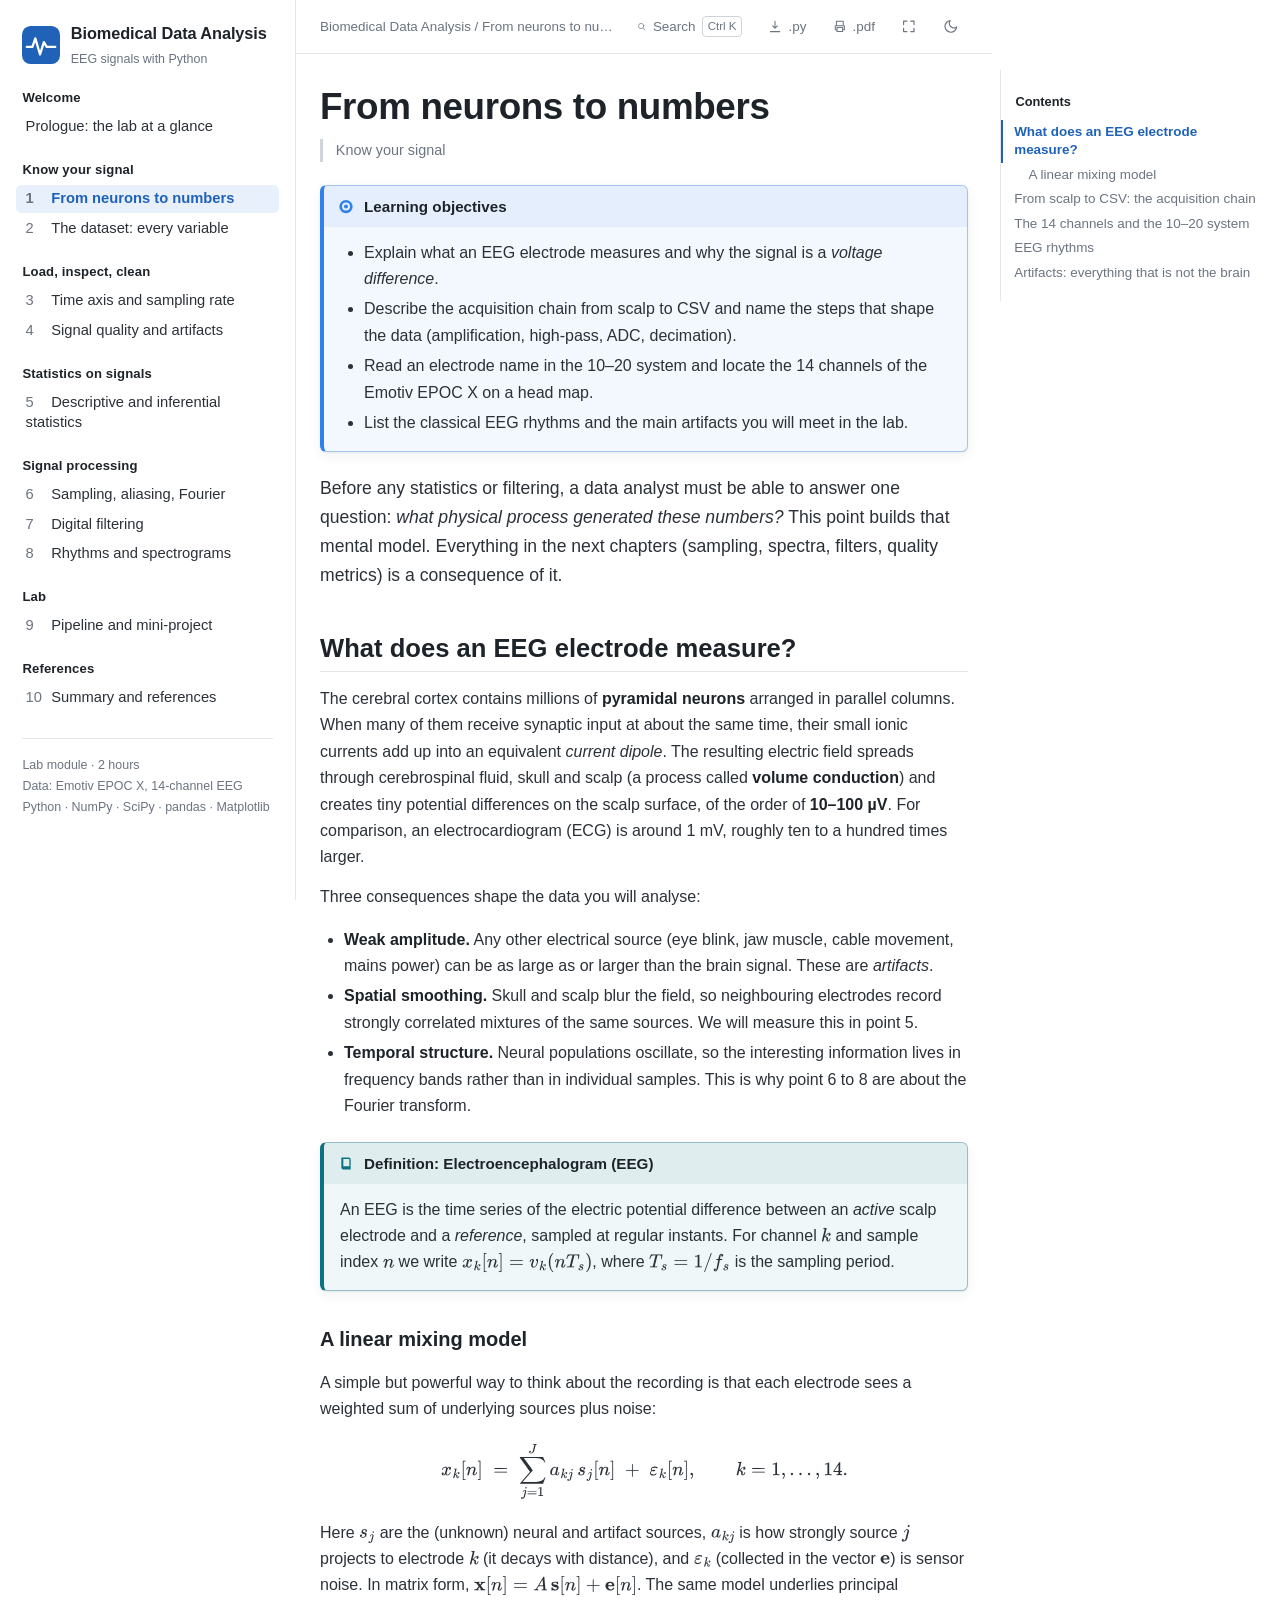
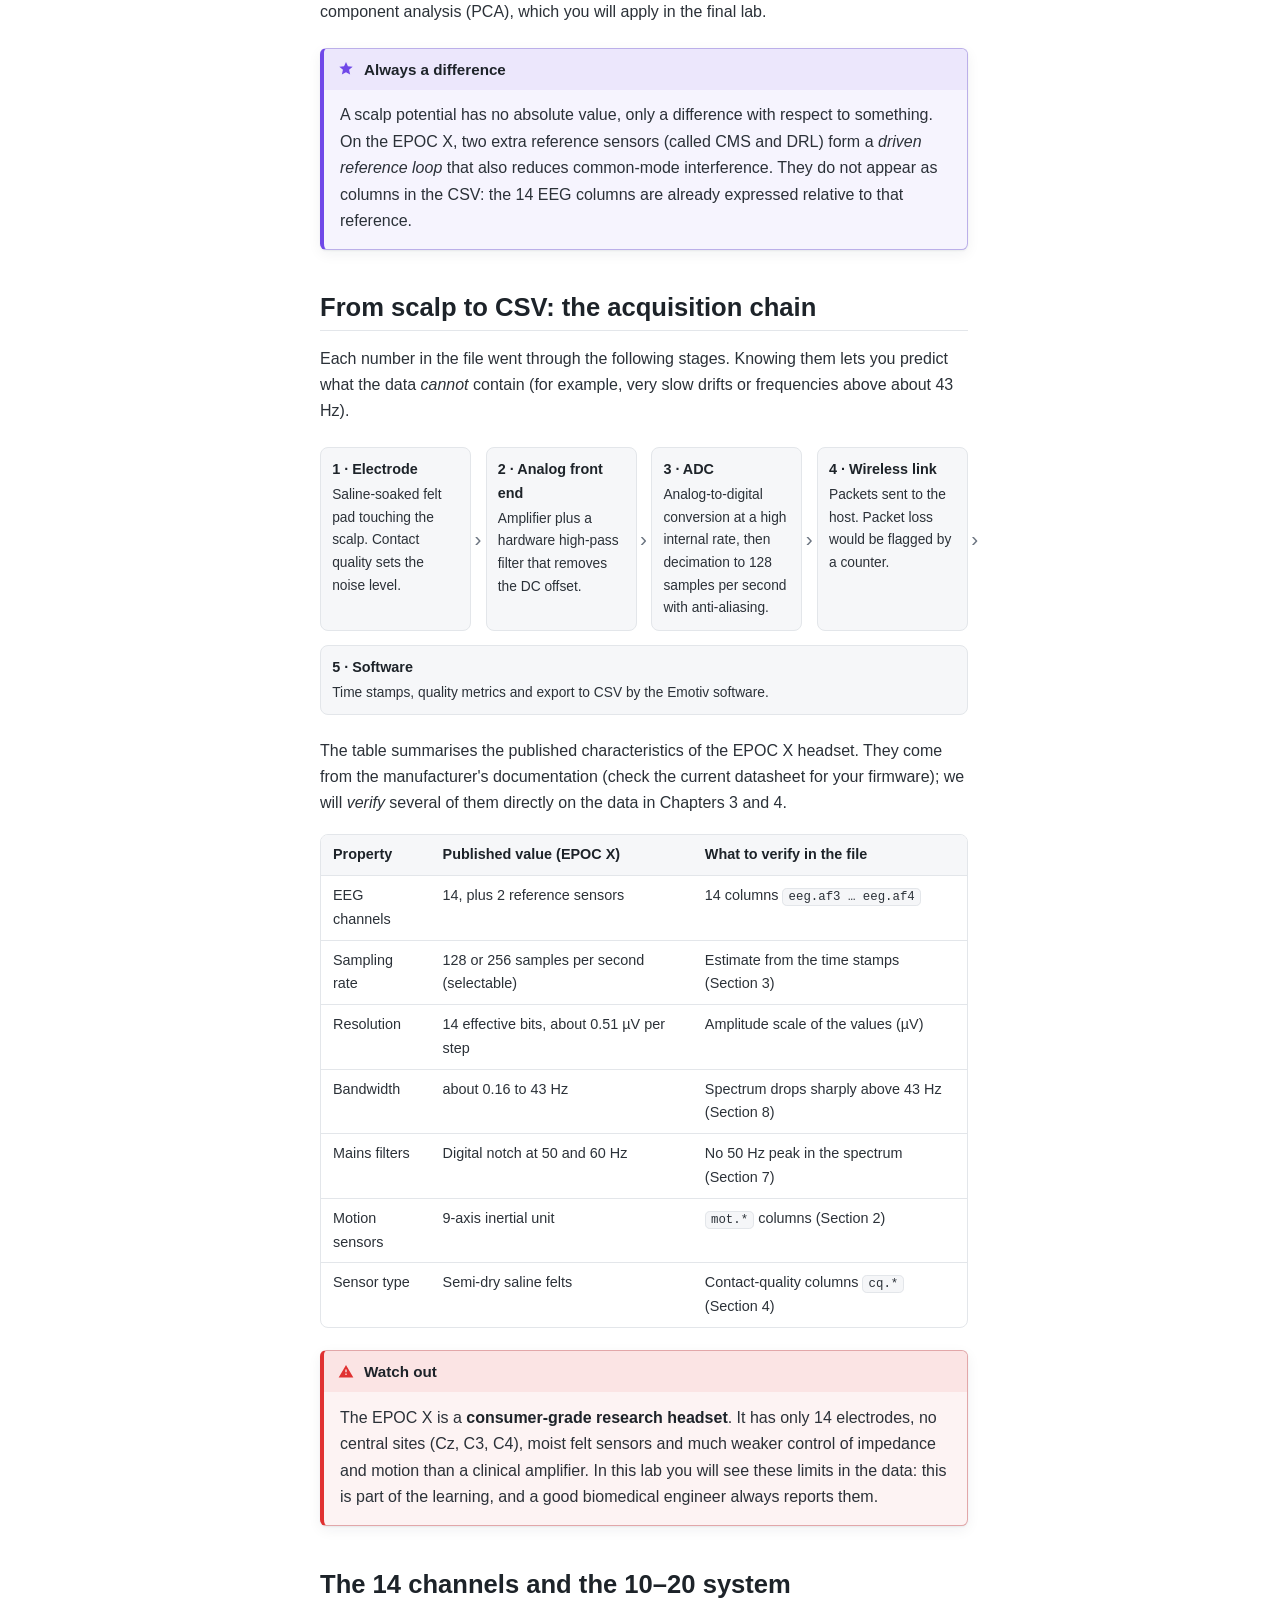
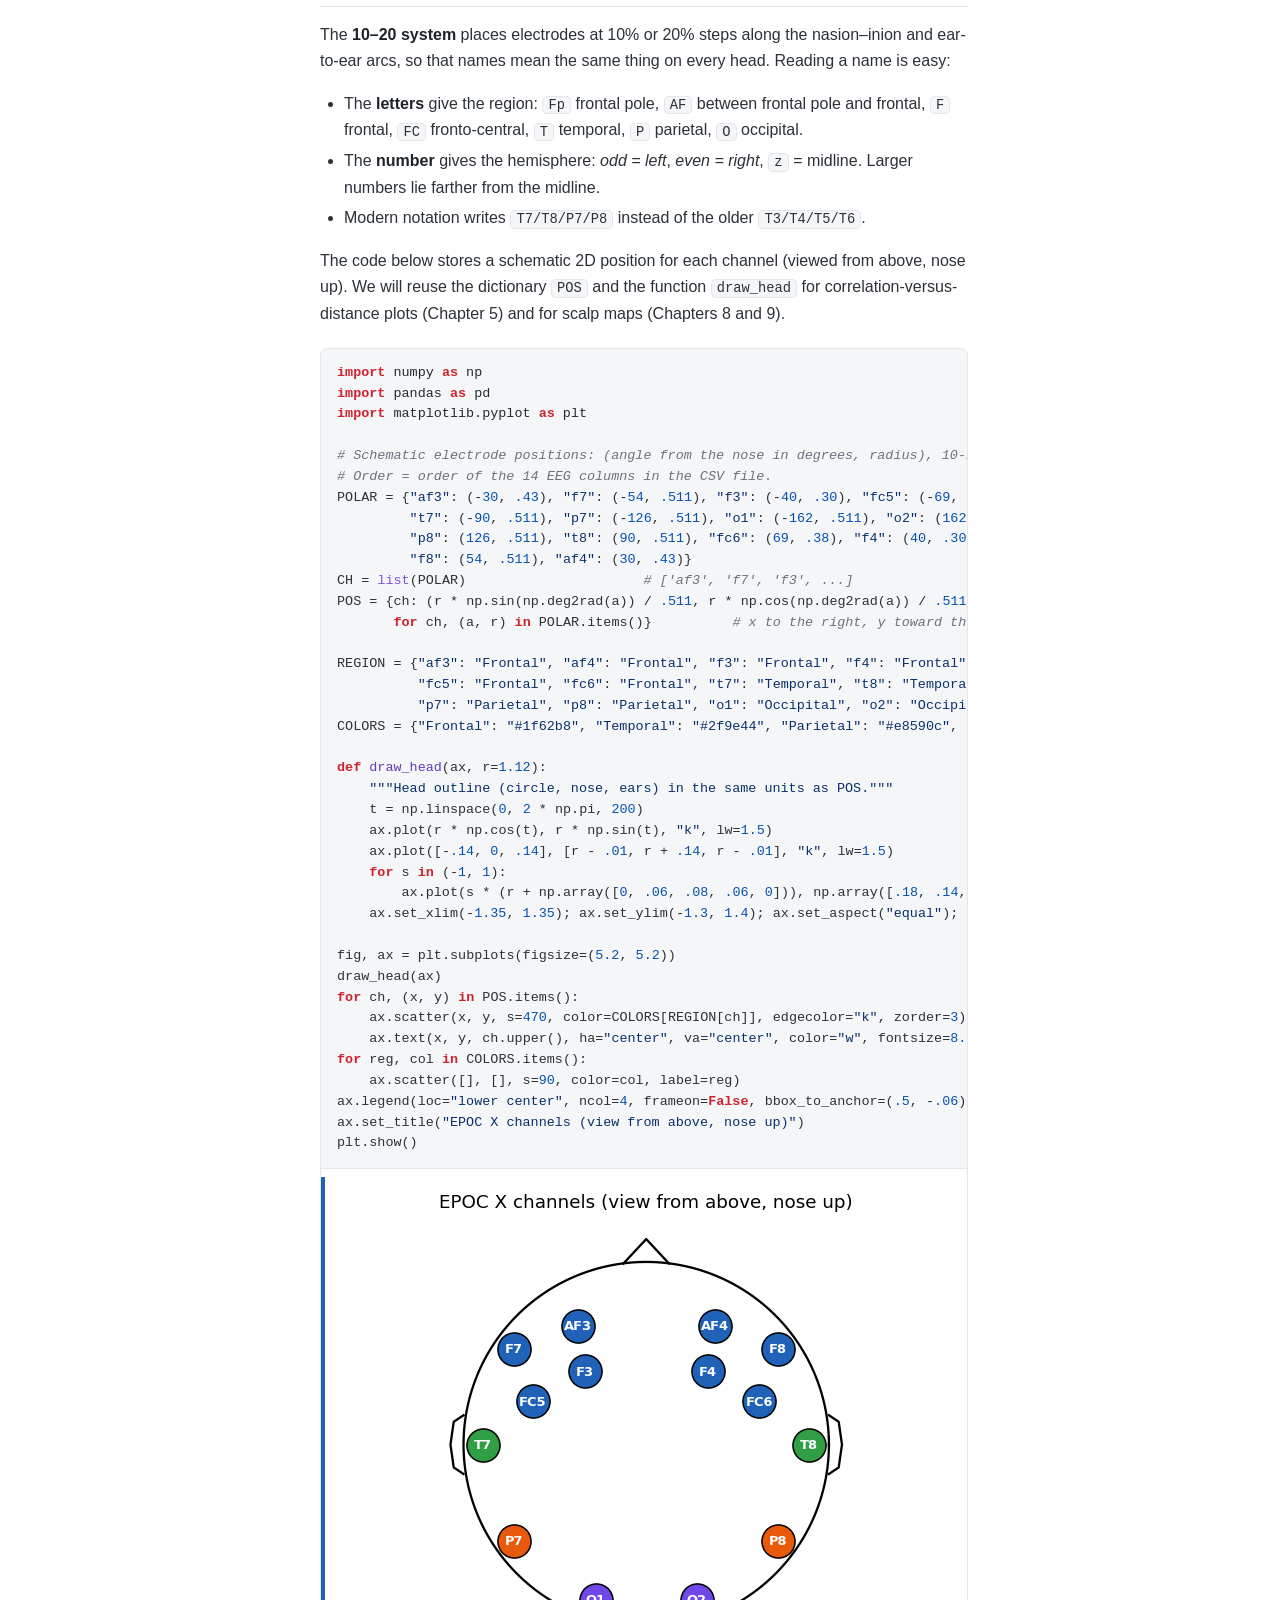
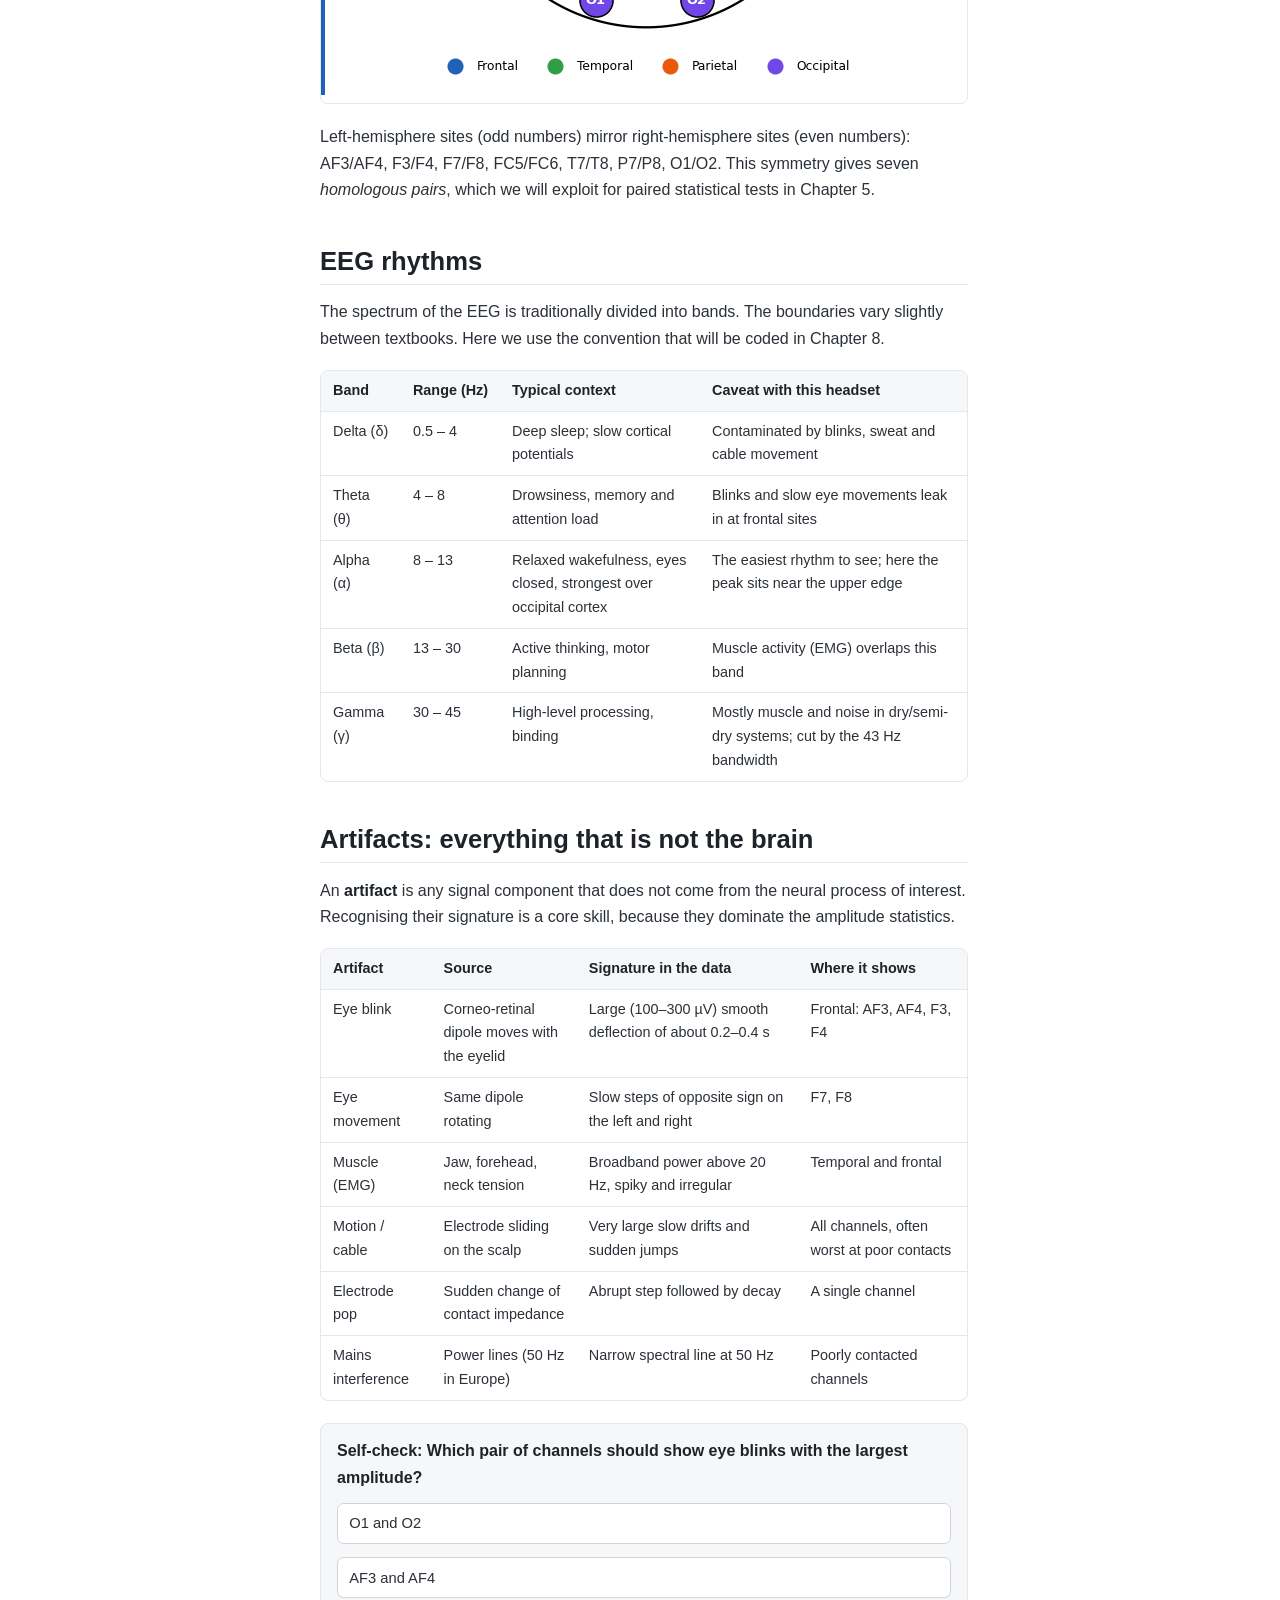
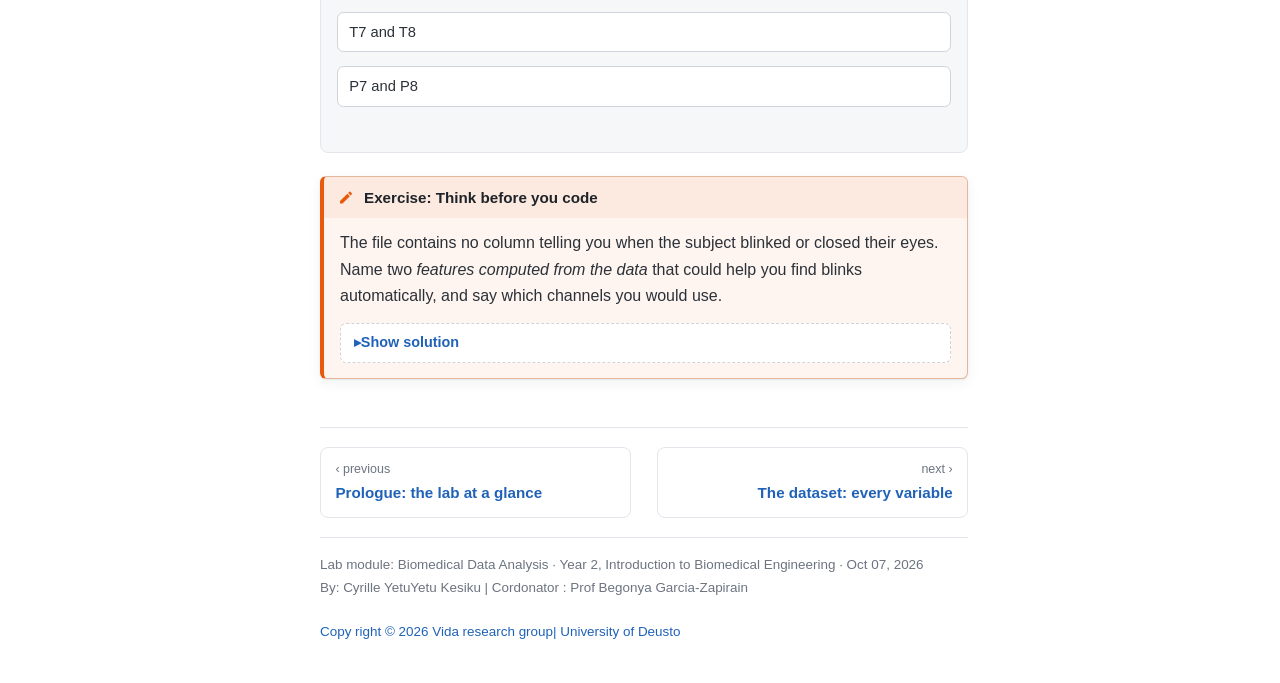
<file: bmdataanalysis/01-neurons-to-numbers.html>
<!DOCTYPE html>
<html lang="en" data-theme="light">
<head>
<meta charset="utf-8">
<meta name="viewport" content="width=device-width, initial-scale=1">
<title>From neurons to numbers — Biomedical Data Analysis</title>
<meta name="description" content="Biomedical data analysis lab with Python on Emotiv EPOC X EEG data.">
<link rel="icon" href="data:image/svg+xml,%3Csvg xmlns='http://www.w3.org/2000/svg' viewBox='0 0 40 40'%3E%3Crect width='40' height='40' rx='9' fill='%231f62b8'/%3E%3Cpath d='M5 22h6l3-9 5 17 4-13 3 5h9' fill='none' stroke='white' stroke-width='2.6' stroke-linecap='round' stroke-linejoin='round'/%3E%3C/svg%3E">
<link rel="stylesheet" href="assets/css/style.css">
<script>
(function(){try{var t=localStorage.getItem('bda-theme');if(!t&&window.matchMedia&&matchMedia('(prefers-color-scheme: dark)').matches)t='dark';document.documentElement.setAttribute('data-theme',t||'light');}catch(e){}})();
window.MathJax={tex:{inlineMath:[['\\(','\\)']],displayMath:[['\\[','\\]']]},options:{skipHtmlTags:['script','noscript','style','textarea','pre','code']}};
</script>
<script defer src="assets/js/mathjax-tex-svg.js"></script>
<script defer src="assets/js/search-data.js"></script>
<script defer src="assets/js/main.js"></script>
</head>
<body>
<a class="skip" href="#main-content">Skip to main content</a>
<nav class="sidebar" aria-label="Main navigation"><a class="logo" href="index.html"><svg width="38" height="38" viewBox="0 0 40 40" aria-hidden="true"><rect width="40" height="40" rx="9" fill="#1f62b8"/><path d="M5 22h6l3-9 5 17 4-13 3 5h9" fill="none" stroke="#fff" stroke-width="2.4" stroke-linecap="round" stroke-linejoin="round"/></svg><span><b>Biomedical Data Analysis</b><small>EEG signals with Python</small></span></a><div class="nav-group">Welcome</div><ul><li><a href="index.html">Prologue: the lab at a glance</a></li></ul><div class="nav-group">Know your signal</div><ul><li><a href="01-neurons-to-numbers.html" class="current"><span class="num">1</span>From neurons to numbers</a></li><li><a href="02-dataset.html"><span class="num">2</span>The dataset: every variable</a></li></ul><div class="nav-group">Load, inspect, clean</div><ul><li><a href="03-time-axis.html"><span class="num">3</span>Time axis and sampling rate</a></li><li><a href="04-signal-quality.html"><span class="num">4</span>Signal quality and artifacts</a></li></ul><div class="nav-group">Statistics on signals</div><ul><li><a href="05-statistics.html"><span class="num">5</span>Descriptive and inferential statistics</a></li></ul><div class="nav-group">Signal processing</div><ul><li><a href="06-sampling-fourier.html"><span class="num">6</span>Sampling, aliasing, Fourier</a></li><li><a href="07-filtering.html"><span class="num">7</span>Digital filtering</a></li><li><a href="08-rhythms.html"><span class="num">8</span>Rhythms and spectrograms</a></li></ul><div class="nav-group">Lab</div><ul><li><a href="09-lab-pipeline.html"><span class="num">9</span>Pipeline and mini-project</a></li></ul><div class="nav-group">References</div><ul><li><a href="10-summary.html"><span class="num">10</span>Summary and references</a></li></ul><div class="sb-foot">Lab module · 2 hours<br>Data: Emotiv EPOC X, 14-channel EEG<br>Python · NumPy · SciPy · pandas · Matplotlib</div></nav>
<div class="scrim"></div>
<div class="main">
<div class="article-wrap">
<div class="article-col">
  <div class="header-bar">
    <button class="hbtn" id="sbToggle" aria-label="Toggle navigation"><svg viewBox="0 0 24 24"><path d="M3 6h18M3 12h18M3 18h18"/></svg></button>
    <span class="crumb">Biomedical Data Analysis / From neurons to numbers</span>
    <span class="spacer"></span>
    <button class="hbtn searchBtn" aria-label="Search"><svg viewBox="0 0 24 24"><circle cx="11" cy="11" r="7"/><path d="M21 21l-4.3-4.3"/></svg><span class="lbl">Search</span><kbd>Ctrl K</kbd></button>
    <a class="hbtn" href="assets/lab_code.py" download title="Download all code of the lab as a Python script"><svg viewBox="0 0 24 24"><path d="M12 3v12m0 0l-4-4m4 4l4-4M4 21h16"/></svg><span class="lbl">.py</span></a>
    <button class="hbtn" id="printBtn" title="Print or save as PDF" aria-label="Print"><svg viewBox="0 0 24 24"><path d="M6 9V3h12v6M6 18H4v-7h16v7h-2M7 14h10v7H7z"/></svg><span class="lbl">.pdf</span></button>
    <button class="hbtn" id="fsBtn" title="Focus mode" aria-label="Focus mode"><svg viewBox="0 0 24 24"><path d="M4 9V4h5M20 9V4h-5M4 15v5h5M20 15v5h-5"/></svg></button>
    <button class="hbtn" id="themeBtn" title="Light / dark" aria-label="Toggle dark mode"><svg viewBox="0 0 24 24"><path d="M21 12.8A9 9 0 1111.2 3a7 7 0 009.8 9.8z"/></svg></button>
  </div>
  <article id="main-content">
    
<h1 id="from-neurons-to-numbers">From neurons to numbers<a class="headerlink" href="#from-neurons-to-numbers" title="Permalink to this heading">#</a></h1>
<p class="meta-line">  Know your signal</p>
<div class="admonition objectives"><p class="admonition-title">Learning objectives</p><div class="adm-body">
<ul>
<li>Explain what an EEG electrode measures and why the signal is a <em>voltage difference</em>.</li>
<li>Describe the acquisition chain from scalp to CSV and name the steps that shape the data (amplification, high-pass, ADC, decimation).</li>
<li>Read an electrode name in the 10–20 system and locate the 14 channels of the Emotiv EPOC X on a head map.</li>
<li>List the classical EEG rhythms and the main artifacts you will meet in the lab.</li>
</ul></div></div>
<p class="lead">Before any statistics or filtering, a data analyst must be able to answer one question: <em>what physical process generated these numbers?</em> This point builds that mental model. Everything in the next chapters (sampling, spectra, filters, quality metrics) is a consequence of it.</p>

<h2 id="what-does-an-eeg-electrode-measure">What does an EEG electrode measure?<a class="headerlink" href="#what-does-an-eeg-electrode-measure" title="Permalink to this heading">#</a></h2>
<p>The cerebral cortex contains millions of <strong>pyramidal neurons</strong> arranged in parallel columns. When many of them receive synaptic input at about the same time, their small ionic currents add up into an equivalent <em>current dipole</em>. The resulting electric field spreads through cerebrospinal fluid, skull and scalp (a process called <strong>volume conduction</strong>) and creates tiny potential differences on the scalp surface, of the order of <strong>10–100 µV</strong>. For comparison, an electrocardiogram (ECG) is around 1 mV, roughly ten to a hundred times larger.</p>
<p>Three consequences shape the data you will analyse:</p>
<ul>
<li><strong>Weak amplitude.</strong> Any other electrical source (eye blink, jaw muscle, cable movement, mains power) can be as large as or larger than the brain signal. These are <em>artifacts</em>.</li>
<li><strong>Spatial smoothing.</strong> Skull and scalp blur the field, so neighbouring electrodes record strongly correlated mixtures of the same sources. We will measure this in point 5.</li>
<li><strong>Temporal structure.</strong> Neural populations oscillate, so the interesting information lives in frequency bands rather than in individual samples. This is why point 6 to 8 are about the Fourier transform.</li>
</ul>
<div class="admonition definition"><p class="admonition-title">Definition: Electroencephalogram (EEG)</p><div class="adm-body">
<p>An EEG is the time series of the electric potential difference between an <em>active</em> scalp electrode and a <em>reference</em>, sampled at regular instants. For channel \(k\) and sample index \(n\) we write \(x_k[n] = v_k(nT_s)\), where \(T_s = 1/f_s\) is the sampling period.</p></div></div>
<h3 id="a-linear-mixing-model">A linear mixing model<a class="headerlink" href="#a-linear-mixing-model" title="Permalink to this heading">#</a></h3>
<p>A simple but powerful way to think about the recording is that each electrode sees a weighted sum of underlying sources plus noise:</p>
\[
x_k[n] \;=\; \sum_{j=1}^{J} a_{kj}\, s_j[n] \;+\; \varepsilon_k[n], \qquad k = 1,\dots,14 .
\]
<p>Here \(s_j\) are the (unknown) neural and artifact sources, \(a_{kj}\) is how strongly source \(j\) projects to electrode \(k\) (it decays with distance), and \(\varepsilon_k\) (collected in the vector \(\mathbf{e}\)) is sensor noise. In matrix form, \(\mathbf{x}[n] = A\,\mathbf{s}[n] + \mathbf{e}[n]\). The same model underlies principal component analysis (PCA), which you will apply in the final lab.</p>
<div class="admonition key"><p class="admonition-title">Always a difference</p><div class="adm-body">
<p>A scalp potential has no absolute value, only a difference with respect to something. On the EPOC X, two extra reference sensors (called CMS and DRL) form a <em>driven reference loop</em> that also reduces common-mode interference. They do not appear as columns in the CSV: the 14 EEG columns are already expressed relative to that reference.</p></div></div>

<h2 id="from-scalp-to-csv-the-acquisition-chain">From scalp to CSV: the acquisition chain<a class="headerlink" href="#from-scalp-to-csv-the-acquisition-chain" title="Permalink to this heading">#</a></h2>
<p>Each number in the file went through the following stages. Knowing them lets you predict what the data <em>cannot</em> contain (for example, very slow drifts or frequencies above about 43 Hz).</p>
<div class="flow"><div class='step'><b>1 · Electrode</b>Saline-soaked felt pad touching the scalp. Contact quality sets the noise level.</div><div class='step'><b>2 · Analog front end</b>Amplifier plus a hardware high-pass filter that removes the DC offset.</div><div class='step'><b>3 · ADC</b>Analog-to-digital conversion at a high internal rate, then decimation to 128 samples per second with anti-aliasing.</div><div class='step'><b>4 · Wireless link</b>Packets sent to the host. Packet loss would be flagged by a counter.</div><div class='step'><b>5 · Software</b>Time stamps, quality metrics and export to CSV by the Emotiv software.</div></div>
<p>The table summarises the published characteristics of the EPOC X headset. They come from the manufacturer's documentation (check the current datasheet for your firmware); we will <em>verify</em> several of them directly on the data in Chapters 3 and 4.</p>
<div class="tbl-wrap"><table><thead><tr><th>Property</th><th>Published value (EPOC X)</th><th>What to verify in the file</th></tr></thead><tbody><tr><td>EEG channels</td><td>14, plus 2 reference sensors</td><td>14 columns <code>eeg.af3 … eeg.af4</code></td></tr><tr><td>Sampling rate</td><td>128 or 256 samples per second (selectable)</td><td>Estimate from the time stamps (Section 3)</td></tr><tr><td>Resolution</td><td>14 effective bits, about 0.51 µV per step</td><td>Amplitude scale of the values (µV)</td></tr><tr><td>Bandwidth</td><td>about 0.16 to 43 Hz</td><td>Spectrum drops sharply above 43 Hz (Section 8)</td></tr><tr><td>Mains filters</td><td>Digital notch at 50 and 60 Hz</td><td>No 50 Hz peak in the spectrum (Section 7)</td></tr><tr><td>Motion sensors</td><td>9-axis inertial unit</td><td><code>mot.*</code> columns (Section 2)</td></tr><tr><td>Sensor type</td><td>Semi-dry saline felts</td><td>Contact-quality columns <code>cq.*</code> (Section 4)</td></tr></tbody></table></div><div class="admonition warning"><p class="admonition-title">Watch out</p><div class="adm-body"><p>The EPOC X is a <strong>consumer-grade research headset</strong>. It has only 14 electrodes, no central sites (Cz, C3, C4), moist felt sensors and much weaker control of impedance and motion than a clinical amplifier. In this lab you will see these limits in the data: this is part of the learning, and a good biomedical engineer always reports them.</p></div></div>

<h2 id="the-14-channels-and-the-10-20-system">The 14 channels and the 10–20 system<a class="headerlink" href="#the-14-channels-and-the-10-20-system" title="Permalink to this heading">#</a></h2>
<p>The <strong>10–20 system</strong> places electrodes at 10% or 20% steps along the nasion–inion and ear-to-ear arcs, so that names mean the same thing on every head. Reading a name is easy:</p>
<ul>
<li>The <strong>letters</strong> give the region: <code>Fp</code> frontal pole, <code>AF</code> between frontal pole and frontal, <code>F</code> frontal, <code>FC</code> fronto-central, <code>T</code> temporal, <code>P</code> parietal, <code>O</code> occipital.</li>
<li>The <strong>number</strong> gives the hemisphere: <em>odd = left</em>, <em>even = right</em>, <code>z</code> = midline. Larger numbers lie farther from the midline.</li>
<li>Modern notation writes <code>T7/T8/P7/P8</code> instead of the older <code>T3/T4/T5/T6</code>.</li>
</ul>
<p>The code below stores a schematic 2D position for each channel (viewed from above, nose up). We will reuse the dictionary <code>POS</code> and the function <code>draw_head</code> for correlation-versus-distance plots (Chapter 5) and for scalp maps (Chapters 8 and 9).</p>
<div class="cell"><div class="cell_input"><div class="highlight"><pre><span class="kn">import</span><span class="w"> </span><span class="nn">numpy</span><span class="w"> </span><span class="k">as</span><span class="w"> </span><span class="nn">np</span>
<span class="kn">import</span><span class="w"> </span><span class="nn">pandas</span><span class="w"> </span><span class="k">as</span><span class="w"> </span><span class="nn">pd</span>
<span class="kn">import</span><span class="w"> </span><span class="nn">matplotlib.pyplot</span><span class="w"> </span><span class="k">as</span><span class="w"> </span><span class="nn">plt</span>

<span class="c1"># Schematic electrode positions: (angle from the nose in degrees, radius), 10-20 flat map.</span>
<span class="c1"># Order = order of the 14 EEG columns in the CSV file.</span>
<span class="n">POLAR</span> <span class="o">=</span> <span class="p">{</span><span class="s2">&quot;af3&quot;</span><span class="p">:</span> <span class="p">(</span><span class="o">-</span><span class="mi">30</span><span class="p">,</span> <span class="mf">.43</span><span class="p">),</span> <span class="s2">&quot;f7&quot;</span><span class="p">:</span> <span class="p">(</span><span class="o">-</span><span class="mi">54</span><span class="p">,</span> <span class="mf">.511</span><span class="p">),</span> <span class="s2">&quot;f3&quot;</span><span class="p">:</span> <span class="p">(</span><span class="o">-</span><span class="mi">40</span><span class="p">,</span> <span class="mf">.30</span><span class="p">),</span> <span class="s2">&quot;fc5&quot;</span><span class="p">:</span> <span class="p">(</span><span class="o">-</span><span class="mi">69</span><span class="p">,</span> <span class="mf">.38</span><span class="p">),</span>
         <span class="s2">&quot;t7&quot;</span><span class="p">:</span> <span class="p">(</span><span class="o">-</span><span class="mi">90</span><span class="p">,</span> <span class="mf">.511</span><span class="p">),</span> <span class="s2">&quot;p7&quot;</span><span class="p">:</span> <span class="p">(</span><span class="o">-</span><span class="mi">126</span><span class="p">,</span> <span class="mf">.511</span><span class="p">),</span> <span class="s2">&quot;o1&quot;</span><span class="p">:</span> <span class="p">(</span><span class="o">-</span><span class="mi">162</span><span class="p">,</span> <span class="mf">.511</span><span class="p">),</span> <span class="s2">&quot;o2&quot;</span><span class="p">:</span> <span class="p">(</span><span class="mi">162</span><span class="p">,</span> <span class="mf">.511</span><span class="p">),</span>
         <span class="s2">&quot;p8&quot;</span><span class="p">:</span> <span class="p">(</span><span class="mi">126</span><span class="p">,</span> <span class="mf">.511</span><span class="p">),</span> <span class="s2">&quot;t8&quot;</span><span class="p">:</span> <span class="p">(</span><span class="mi">90</span><span class="p">,</span> <span class="mf">.511</span><span class="p">),</span> <span class="s2">&quot;fc6&quot;</span><span class="p">:</span> <span class="p">(</span><span class="mi">69</span><span class="p">,</span> <span class="mf">.38</span><span class="p">),</span> <span class="s2">&quot;f4&quot;</span><span class="p">:</span> <span class="p">(</span><span class="mi">40</span><span class="p">,</span> <span class="mf">.30</span><span class="p">),</span>
         <span class="s2">&quot;f8&quot;</span><span class="p">:</span> <span class="p">(</span><span class="mi">54</span><span class="p">,</span> <span class="mf">.511</span><span class="p">),</span> <span class="s2">&quot;af4&quot;</span><span class="p">:</span> <span class="p">(</span><span class="mi">30</span><span class="p">,</span> <span class="mf">.43</span><span class="p">)}</span>
<span class="n">CH</span> <span class="o">=</span> <span class="nb">list</span><span class="p">(</span><span class="n">POLAR</span><span class="p">)</span>                      <span class="c1"># [&#39;af3&#39;, &#39;f7&#39;, &#39;f3&#39;, ...]</span>
<span class="n">POS</span> <span class="o">=</span> <span class="p">{</span><span class="n">ch</span><span class="p">:</span> <span class="p">(</span><span class="n">r</span> <span class="o">*</span> <span class="n">np</span><span class="o">.</span><span class="n">sin</span><span class="p">(</span><span class="n">np</span><span class="o">.</span><span class="n">deg2rad</span><span class="p">(</span><span class="n">a</span><span class="p">))</span> <span class="o">/</span> <span class="mf">.511</span><span class="p">,</span> <span class="n">r</span> <span class="o">*</span> <span class="n">np</span><span class="o">.</span><span class="n">cos</span><span class="p">(</span><span class="n">np</span><span class="o">.</span><span class="n">deg2rad</span><span class="p">(</span><span class="n">a</span><span class="p">))</span> <span class="o">/</span> <span class="mf">.511</span><span class="p">)</span>
       <span class="k">for</span> <span class="n">ch</span><span class="p">,</span> <span class="p">(</span><span class="n">a</span><span class="p">,</span> <span class="n">r</span><span class="p">)</span> <span class="ow">in</span> <span class="n">POLAR</span><span class="o">.</span><span class="n">items</span><span class="p">()}</span>          <span class="c1"># x to the right, y toward the nose</span>

<span class="n">REGION</span> <span class="o">=</span> <span class="p">{</span><span class="s2">&quot;af3&quot;</span><span class="p">:</span> <span class="s2">&quot;Frontal&quot;</span><span class="p">,</span> <span class="s2">&quot;af4&quot;</span><span class="p">:</span> <span class="s2">&quot;Frontal&quot;</span><span class="p">,</span> <span class="s2">&quot;f3&quot;</span><span class="p">:</span> <span class="s2">&quot;Frontal&quot;</span><span class="p">,</span> <span class="s2">&quot;f4&quot;</span><span class="p">:</span> <span class="s2">&quot;Frontal&quot;</span><span class="p">,</span> <span class="s2">&quot;f7&quot;</span><span class="p">:</span> <span class="s2">&quot;Frontal&quot;</span><span class="p">,</span> <span class="s2">&quot;f8&quot;</span><span class="p">:</span> <span class="s2">&quot;Frontal&quot;</span><span class="p">,</span>
          <span class="s2">&quot;fc5&quot;</span><span class="p">:</span> <span class="s2">&quot;Frontal&quot;</span><span class="p">,</span> <span class="s2">&quot;fc6&quot;</span><span class="p">:</span> <span class="s2">&quot;Frontal&quot;</span><span class="p">,</span> <span class="s2">&quot;t7&quot;</span><span class="p">:</span> <span class="s2">&quot;Temporal&quot;</span><span class="p">,</span> <span class="s2">&quot;t8&quot;</span><span class="p">:</span> <span class="s2">&quot;Temporal&quot;</span><span class="p">,</span>
          <span class="s2">&quot;p7&quot;</span><span class="p">:</span> <span class="s2">&quot;Parietal&quot;</span><span class="p">,</span> <span class="s2">&quot;p8&quot;</span><span class="p">:</span> <span class="s2">&quot;Parietal&quot;</span><span class="p">,</span> <span class="s2">&quot;o1&quot;</span><span class="p">:</span> <span class="s2">&quot;Occipital&quot;</span><span class="p">,</span> <span class="s2">&quot;o2&quot;</span><span class="p">:</span> <span class="s2">&quot;Occipital&quot;</span><span class="p">}</span>
<span class="n">COLORS</span> <span class="o">=</span> <span class="p">{</span><span class="s2">&quot;Frontal&quot;</span><span class="p">:</span> <span class="s2">&quot;#1f62b8&quot;</span><span class="p">,</span> <span class="s2">&quot;Temporal&quot;</span><span class="p">:</span> <span class="s2">&quot;#2f9e44&quot;</span><span class="p">,</span> <span class="s2">&quot;Parietal&quot;</span><span class="p">:</span> <span class="s2">&quot;#e8590c&quot;</span><span class="p">,</span> <span class="s2">&quot;Occipital&quot;</span><span class="p">:</span> <span class="s2">&quot;#7048e8&quot;</span><span class="p">}</span>

<span class="k">def</span><span class="w"> </span><span class="nf">draw_head</span><span class="p">(</span><span class="n">ax</span><span class="p">,</span> <span class="n">r</span><span class="o">=</span><span class="mf">1.12</span><span class="p">):</span>
<span class="w">    </span><span class="sd">&quot;&quot;&quot;Head outline (circle, nose, ears) in the same units as POS.&quot;&quot;&quot;</span>
    <span class="n">t</span> <span class="o">=</span> <span class="n">np</span><span class="o">.</span><span class="n">linspace</span><span class="p">(</span><span class="mi">0</span><span class="p">,</span> <span class="mi">2</span> <span class="o">*</span> <span class="n">np</span><span class="o">.</span><span class="n">pi</span><span class="p">,</span> <span class="mi">200</span><span class="p">)</span>
    <span class="n">ax</span><span class="o">.</span><span class="n">plot</span><span class="p">(</span><span class="n">r</span> <span class="o">*</span> <span class="n">np</span><span class="o">.</span><span class="n">cos</span><span class="p">(</span><span class="n">t</span><span class="p">),</span> <span class="n">r</span> <span class="o">*</span> <span class="n">np</span><span class="o">.</span><span class="n">sin</span><span class="p">(</span><span class="n">t</span><span class="p">),</span> <span class="s2">&quot;k&quot;</span><span class="p">,</span> <span class="n">lw</span><span class="o">=</span><span class="mf">1.5</span><span class="p">)</span>
    <span class="n">ax</span><span class="o">.</span><span class="n">plot</span><span class="p">([</span><span class="o">-</span><span class="mf">.14</span><span class="p">,</span> <span class="mi">0</span><span class="p">,</span> <span class="mf">.14</span><span class="p">],</span> <span class="p">[</span><span class="n">r</span> <span class="o">-</span> <span class="mf">.01</span><span class="p">,</span> <span class="n">r</span> <span class="o">+</span> <span class="mf">.14</span><span class="p">,</span> <span class="n">r</span> <span class="o">-</span> <span class="mf">.01</span><span class="p">],</span> <span class="s2">&quot;k&quot;</span><span class="p">,</span> <span class="n">lw</span><span class="o">=</span><span class="mf">1.5</span><span class="p">)</span>                 <span class="c1"># nose</span>
    <span class="k">for</span> <span class="n">s</span> <span class="ow">in</span> <span class="p">(</span><span class="o">-</span><span class="mi">1</span><span class="p">,</span> <span class="mi">1</span><span class="p">):</span>                                                             <span class="c1"># ears</span>
        <span class="n">ax</span><span class="o">.</span><span class="n">plot</span><span class="p">(</span><span class="n">s</span> <span class="o">*</span> <span class="p">(</span><span class="n">r</span> <span class="o">+</span> <span class="n">np</span><span class="o">.</span><span class="n">array</span><span class="p">([</span><span class="mi">0</span><span class="p">,</span> <span class="mf">.06</span><span class="p">,</span> <span class="mf">.08</span><span class="p">,</span> <span class="mf">.06</span><span class="p">,</span> <span class="mi">0</span><span class="p">])),</span> <span class="n">np</span><span class="o">.</span><span class="n">array</span><span class="p">([</span><span class="mf">.18</span><span class="p">,</span> <span class="mf">.14</span><span class="p">,</span> <span class="mi">0</span><span class="p">,</span> <span class="o">-</span><span class="mf">.14</span><span class="p">,</span> <span class="o">-</span><span class="mf">.18</span><span class="p">]),</span> <span class="s2">&quot;k&quot;</span><span class="p">,</span> <span class="n">lw</span><span class="o">=</span><span class="mf">1.5</span><span class="p">)</span>
    <span class="n">ax</span><span class="o">.</span><span class="n">set_xlim</span><span class="p">(</span><span class="o">-</span><span class="mf">1.35</span><span class="p">,</span> <span class="mf">1.35</span><span class="p">);</span> <span class="n">ax</span><span class="o">.</span><span class="n">set_ylim</span><span class="p">(</span><span class="o">-</span><span class="mf">1.3</span><span class="p">,</span> <span class="mf">1.4</span><span class="p">);</span> <span class="n">ax</span><span class="o">.</span><span class="n">set_aspect</span><span class="p">(</span><span class="s2">&quot;equal&quot;</span><span class="p">);</span> <span class="n">ax</span><span class="o">.</span><span class="n">axis</span><span class="p">(</span><span class="s2">&quot;off&quot;</span><span class="p">)</span>

<span class="n">fig</span><span class="p">,</span> <span class="n">ax</span> <span class="o">=</span> <span class="n">plt</span><span class="o">.</span><span class="n">subplots</span><span class="p">(</span><span class="n">figsize</span><span class="o">=</span><span class="p">(</span><span class="mf">5.2</span><span class="p">,</span> <span class="mf">5.2</span><span class="p">))</span>
<span class="n">draw_head</span><span class="p">(</span><span class="n">ax</span><span class="p">)</span>
<span class="k">for</span> <span class="n">ch</span><span class="p">,</span> <span class="p">(</span><span class="n">x</span><span class="p">,</span> <span class="n">y</span><span class="p">)</span> <span class="ow">in</span> <span class="n">POS</span><span class="o">.</span><span class="n">items</span><span class="p">():</span>
    <span class="n">ax</span><span class="o">.</span><span class="n">scatter</span><span class="p">(</span><span class="n">x</span><span class="p">,</span> <span class="n">y</span><span class="p">,</span> <span class="n">s</span><span class="o">=</span><span class="mi">470</span><span class="p">,</span> <span class="n">color</span><span class="o">=</span><span class="n">COLORS</span><span class="p">[</span><span class="n">REGION</span><span class="p">[</span><span class="n">ch</span><span class="p">]],</span> <span class="n">edgecolor</span><span class="o">=</span><span class="s2">&quot;k&quot;</span><span class="p">,</span> <span class="n">zorder</span><span class="o">=</span><span class="mi">3</span><span class="p">)</span>
    <span class="n">ax</span><span class="o">.</span><span class="n">text</span><span class="p">(</span><span class="n">x</span><span class="p">,</span> <span class="n">y</span><span class="p">,</span> <span class="n">ch</span><span class="o">.</span><span class="n">upper</span><span class="p">(),</span> <span class="n">ha</span><span class="o">=</span><span class="s2">&quot;center&quot;</span><span class="p">,</span> <span class="n">va</span><span class="o">=</span><span class="s2">&quot;center&quot;</span><span class="p">,</span> <span class="n">color</span><span class="o">=</span><span class="s2">&quot;w&quot;</span><span class="p">,</span> <span class="n">fontsize</span><span class="o">=</span><span class="mf">8.5</span><span class="p">,</span> <span class="n">weight</span><span class="o">=</span><span class="s2">&quot;bold&quot;</span><span class="p">,</span> <span class="n">zorder</span><span class="o">=</span><span class="mi">4</span><span class="p">)</span>
<span class="k">for</span> <span class="n">reg</span><span class="p">,</span> <span class="n">col</span> <span class="ow">in</span> <span class="n">COLORS</span><span class="o">.</span><span class="n">items</span><span class="p">():</span>
    <span class="n">ax</span><span class="o">.</span><span class="n">scatter</span><span class="p">([],</span> <span class="p">[],</span> <span class="n">s</span><span class="o">=</span><span class="mi">90</span><span class="p">,</span> <span class="n">color</span><span class="o">=</span><span class="n">col</span><span class="p">,</span> <span class="n">label</span><span class="o">=</span><span class="n">reg</span><span class="p">)</span>
<span class="n">ax</span><span class="o">.</span><span class="n">legend</span><span class="p">(</span><span class="n">loc</span><span class="o">=</span><span class="s2">&quot;lower center&quot;</span><span class="p">,</span> <span class="n">ncol</span><span class="o">=</span><span class="mi">4</span><span class="p">,</span> <span class="n">frameon</span><span class="o">=</span><span class="kc">False</span><span class="p">,</span> <span class="n">bbox_to_anchor</span><span class="o">=</span><span class="p">(</span><span class="mf">.5</span><span class="p">,</span> <span class="o">-</span><span class="mf">.06</span><span class="p">),</span> <span class="n">fontsize</span><span class="o">=</span><span class="mi">8</span><span class="p">)</span>
<span class="n">ax</span><span class="o">.</span><span class="n">set_title</span><span class="p">(</span><span class="s2">&quot;EPOC X channels (view from above, nose up)&quot;</span><span class="p">)</span>
<span class="n">plt</span><span class="o">.</span><span class="n">show</span><span class="p">()</span>
</pre></div><button class="copybtn" title="Copy code" aria-label="Copy code">Copy</button></div><figure class="cell_output fig_out"><img src="assets/img/01-neurons-to-numbers_1.png" alt="Figure output" loading="lazy"></figure></div>
<p>Left-hemisphere sites (odd numbers) mirror right-hemisphere sites (even numbers): AF3/AF4, F3/F4, F7/F8, FC5/FC6, T7/T8, P7/P8, O1/O2. This symmetry gives seven <em>homologous pairs</em>, which we will exploit for paired statistical tests in Chapter 5.</p>

<h2 id="eeg-rhythms">EEG rhythms<a class="headerlink" href="#eeg-rhythms" title="Permalink to this heading">#</a></h2>
<p>The spectrum of the EEG is traditionally divided into bands. The boundaries vary slightly between textbooks. Here we use the convention that will be coded in Chapter 8.</p>
<div class="tbl-wrap"><table><thead><tr><th>Band</th><th>Range (Hz)</th><th>Typical context</th><th>Caveat with this headset</th></tr></thead><tbody><tr><td>Delta (δ)</td><td>0.5 – 4</td><td>Deep sleep; slow cortical potentials</td><td>Contaminated by blinks, sweat and cable movement</td></tr><tr><td>Theta (θ)</td><td>4 – 8</td><td>Drowsiness, memory and attention load</td><td>Blinks and slow eye movements leak in at frontal sites</td></tr><tr><td>Alpha (α)</td><td>8 – 13</td><td>Relaxed wakefulness, eyes closed, strongest over occipital cortex</td><td>The easiest rhythm to see; here the peak sits near the upper edge</td></tr><tr><td>Beta (β)</td><td>13 – 30</td><td>Active thinking, motor planning</td><td>Muscle activity (EMG) overlaps this band</td></tr><tr><td>Gamma (γ)</td><td>30 – 45</td><td>High-level processing, binding</td><td>Mostly muscle and noise in dry/semi-dry systems; cut by the 43 Hz bandwidth</td></tr></tbody></table></div>
<h2 id="artifacts-everything-that-is-not-the-brain">Artifacts: everything that is not the brain<a class="headerlink" href="#artifacts-everything-that-is-not-the-brain" title="Permalink to this heading">#</a></h2>
<p>An <strong>artifact</strong> is any signal component that does not come from the neural process of interest. Recognising their signature is a core skill, because they dominate the amplitude statistics.</p>
<div class="tbl-wrap"><table><thead><tr><th>Artifact</th><th>Source</th><th>Signature in the data</th><th>Where it shows</th></tr></thead><tbody><tr><td>Eye blink</td><td>Corneo-retinal dipole moves with the eyelid</td><td>Large (100–300 µV) smooth deflection of about 0.2–0.4 s</td><td>Frontal: AF3, AF4, F3, F4</td></tr><tr><td>Eye movement</td><td>Same dipole rotating</td><td>Slow steps of opposite sign on the left and right</td><td>F7, F8</td></tr><tr><td>Muscle (EMG)</td><td>Jaw, forehead, neck tension</td><td>Broadband power above 20 Hz, spiky and irregular</td><td>Temporal and frontal</td></tr><tr><td>Motion / cable</td><td>Electrode sliding on the scalp</td><td>Very large slow drifts and sudden jumps</td><td>All channels, often worst at poor contacts</td></tr><tr><td>Electrode pop</td><td>Sudden change of contact impedance</td><td>Abrupt step followed by decay</td><td>A single channel</td></tr><tr><td>Mains interference</td><td>Power lines (50 Hz in Europe)</td><td>Narrow spectral line at 50 Hz</td><td>Poorly contacted channels</td></tr></tbody></table></div><div class="quiz" data-correct="1" data-explain="The eyes sit closest to the anterior electrodes. The blink dipole decays with distance, so the frontal-pole channels AF3 and AF4 see it strongest."><p class="q">Self-check: Which pair of channels should show eye blinks with the largest amplitude?</p><ul><li><button type='button'>O1 and O2</button></li><li><button type='button'>AF3 and AF4</button></li><li><button type='button'>T7 and T8</button></li><li><button type='button'>P7 and P8</button></li></ul><p class="fb" aria-live="polite"></p></div><div class="admonition exercise"><p class="admonition-title">Exercise: Think before you code</p><div class="adm-body"><p>The file contains no column telling you when the subject blinked or closed their eyes. Name two <em>features computed from the data</em> that could help you find blinks automatically, and say which channels you would use.</p><details class="solution"><summary>Show solution</summary><div class="sol-body"><p>Examples: (1) a threshold on the peak-to-peak amplitude within a 1-second window of AF3/AF4 (blinks exceed 100 µV); (2) the ratio of delta-band power (0.5–4 Hz) to total power at AF3/AF4, since a blink is a slow, high-energy deflection; (3) the difference AF3 − O1 to emphasise sources near the eyes. We will compute amplitude- and band-based features in Chapters 4 and 8.</p></div></details></div></div>

    <div class="prevnext"><a class="prev" href="index.html"><small>‹ previous</small><b>Prologue: the lab at a glance</b></a><a class="next" href="02-dataset.html"><small>next ›</small><b>The dataset: every variable</b></a></div>
  </article>
    <div class="footer">Lab module: Biomedical Data Analysis · Year 2, 
    Introduction to Biomedical Engineering · Oct 07, 2026<br>
    By: Cyrille YetuYetu Kesiku | Cordonator : Prof Begonya Garcia-Zapirain
    <br>
    
  <br>
<a href="https://evida.deusto.es/" download>Copy right © 2026 Vida research group| University of Deusto</a>
</div>
</div>
<aside class="toc-col"><div class="toc"><h5>Contents</h5><ul><li class="l2"><a href="#what-does-an-eeg-electrode-measure">What does an EEG electrode measure?</a></li><li class="l3"><a href="#a-linear-mixing-model">A linear mixing model</a></li><li class="l2"><a href="#from-scalp-to-csv-the-acquisition-chain">From scalp to CSV: the acquisition chain</a></li><li class="l2"><a href="#the-14-channels-and-the-10-20-system">The 14 channels and the 10–20 system</a></li><li class="l2"><a href="#eeg-rhythms">EEG rhythms</a></li><li class="l2"><a href="#artifacts-everything-that-is-not-the-brain">Artifacts: everything that is not the brain</a></li></ul></div></aside>
</div>
</div>
<button class="hbtn totop" aria-label="Back to top"><svg viewBox="0 0 24 24"><path d="M12 19V5m0 0l-6 6m6-6l6 6"/></svg></button>
<div class="modal" id="searchModal" role="dialog" aria-label="Search"><div class="search-box">
<input id="searchInput" type="search" placeholder="Search the lab… (try: Welch, quality, aliasing)" autocomplete="off">
<ul class="search-results" id="searchResults"></ul></div></div>
</body>
</html>
</file>
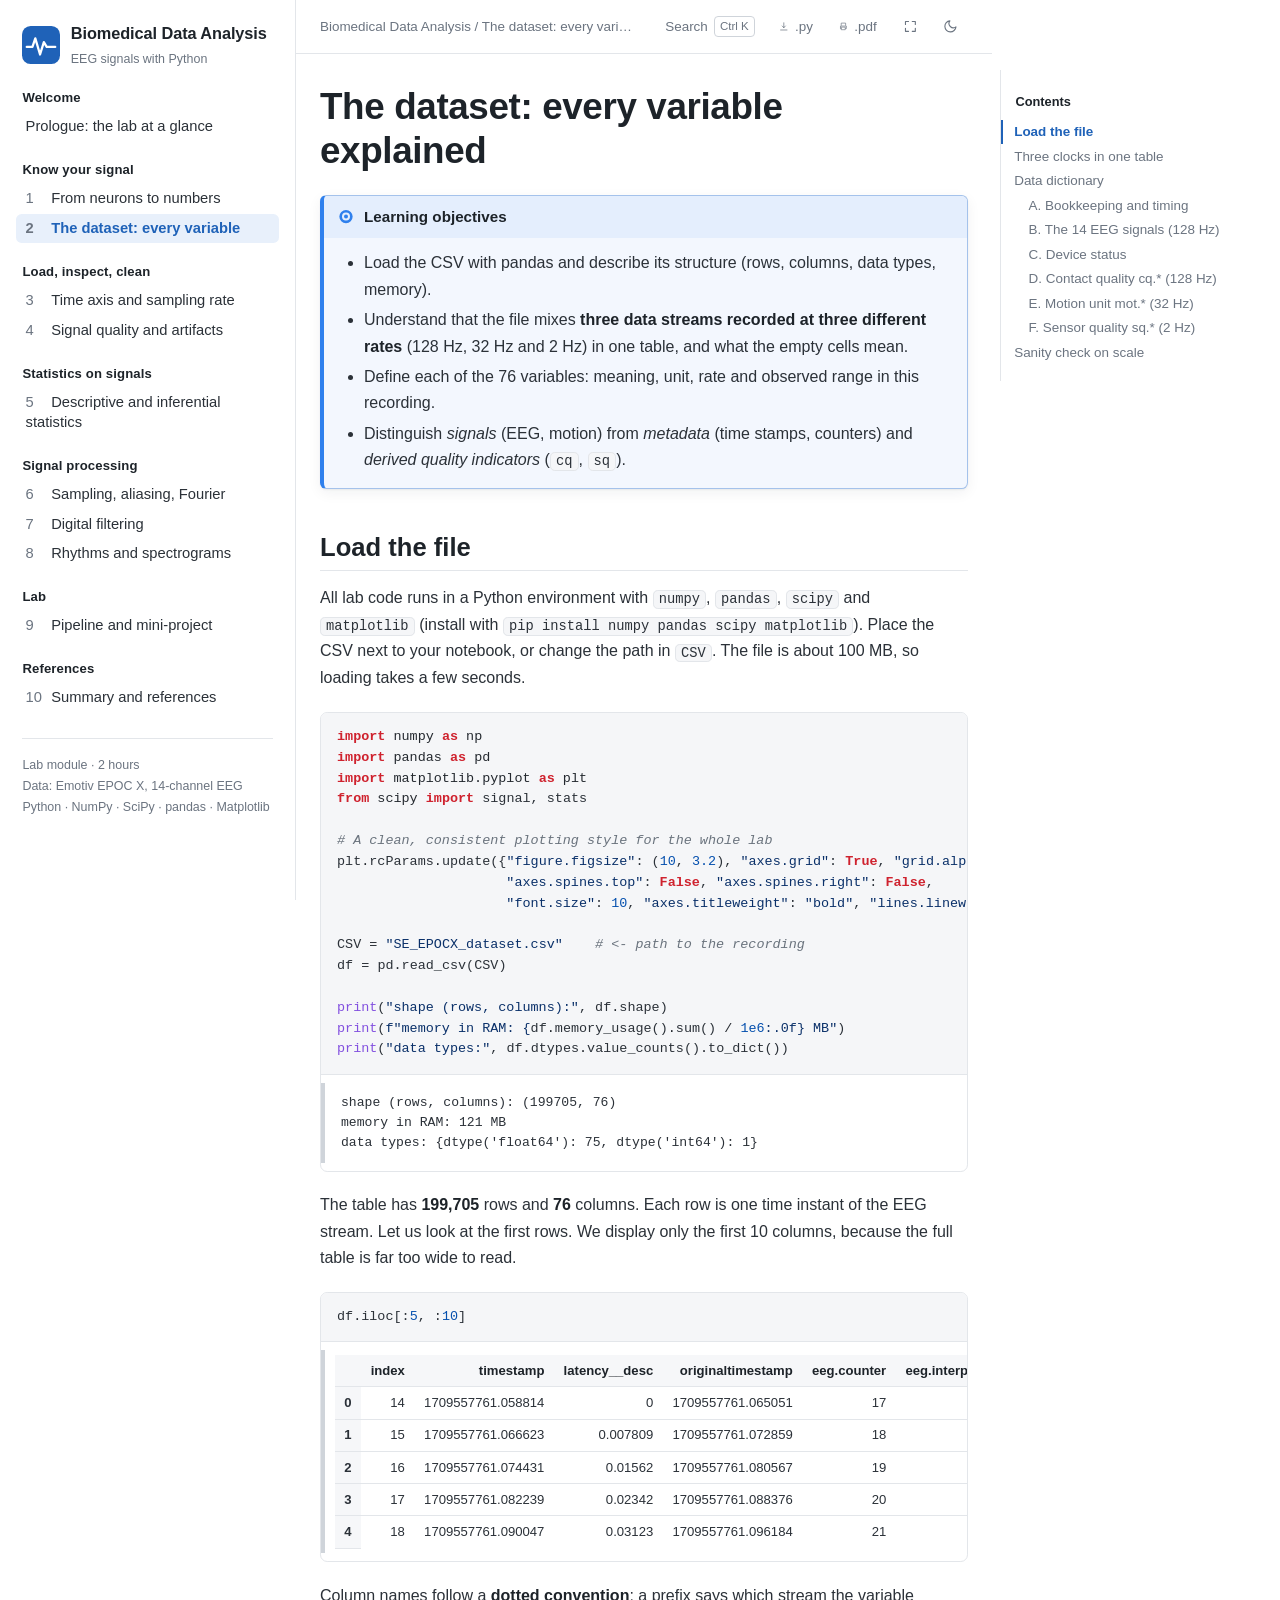
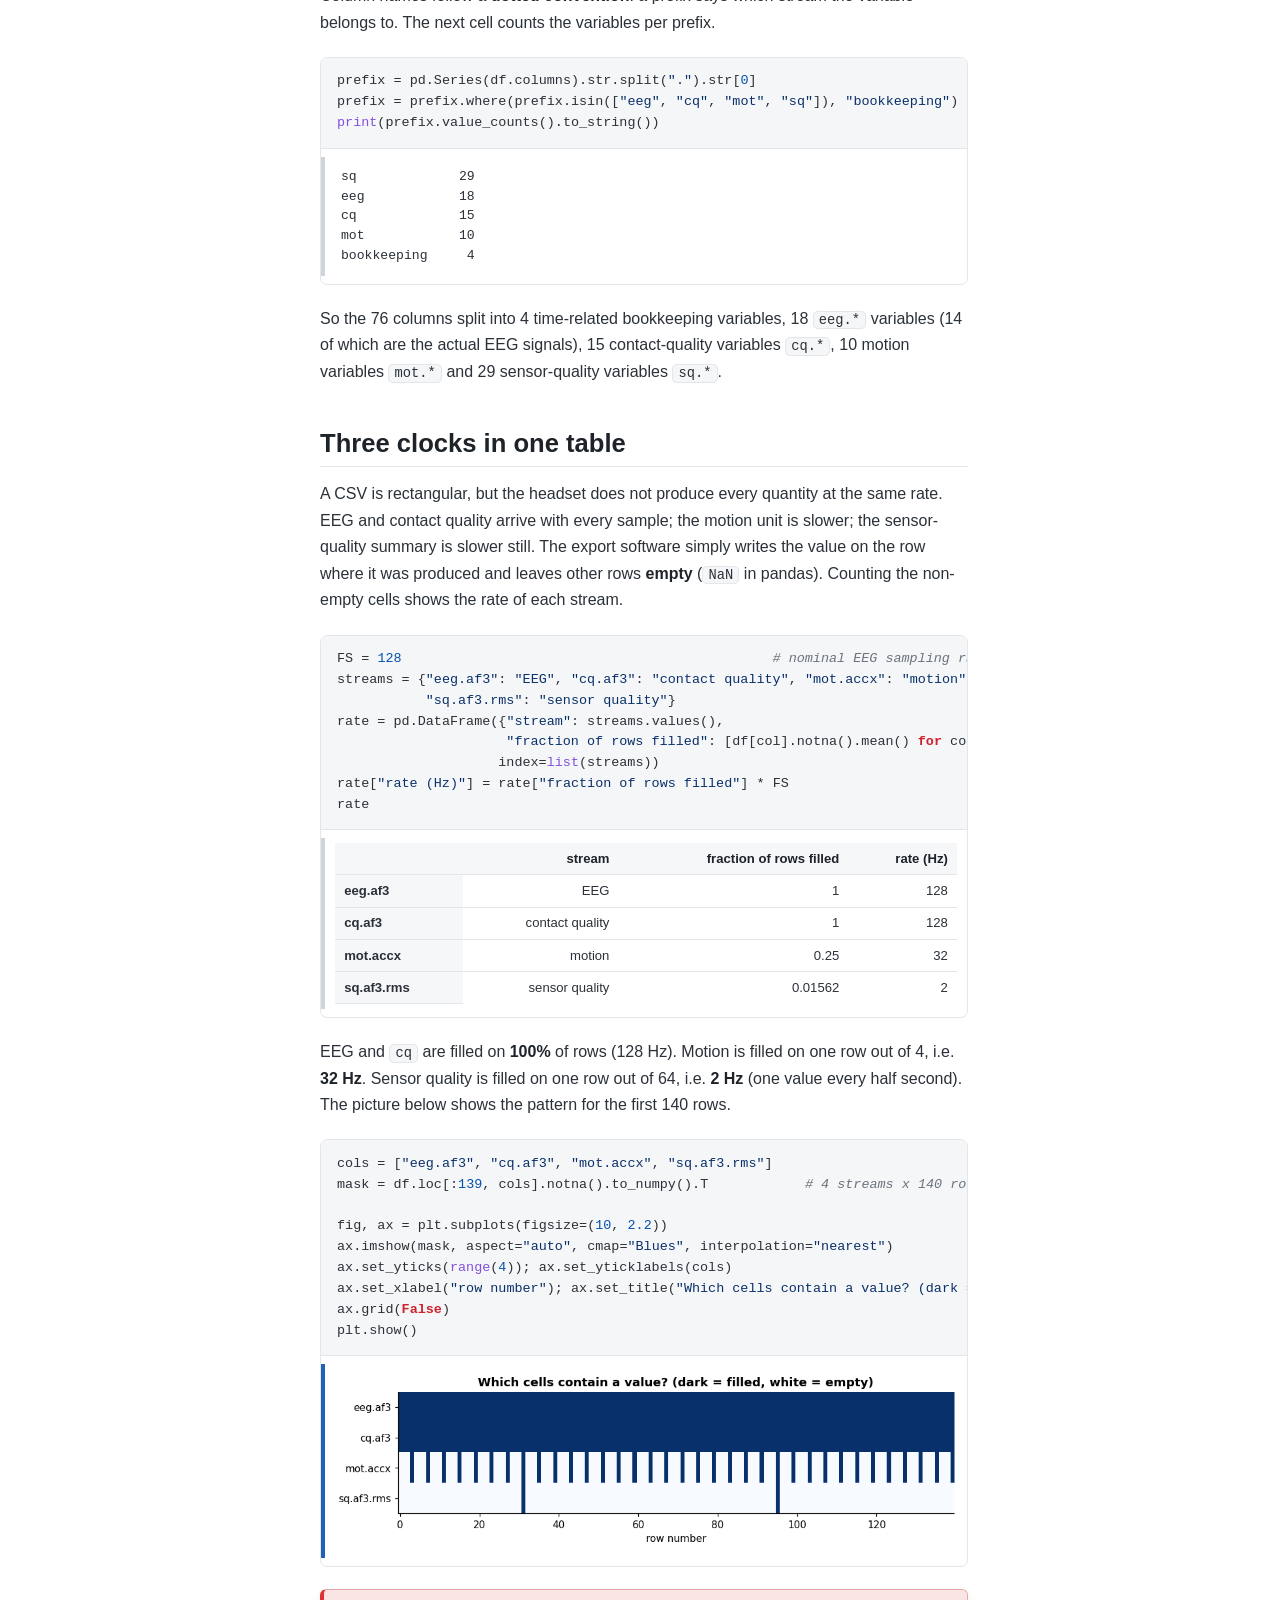
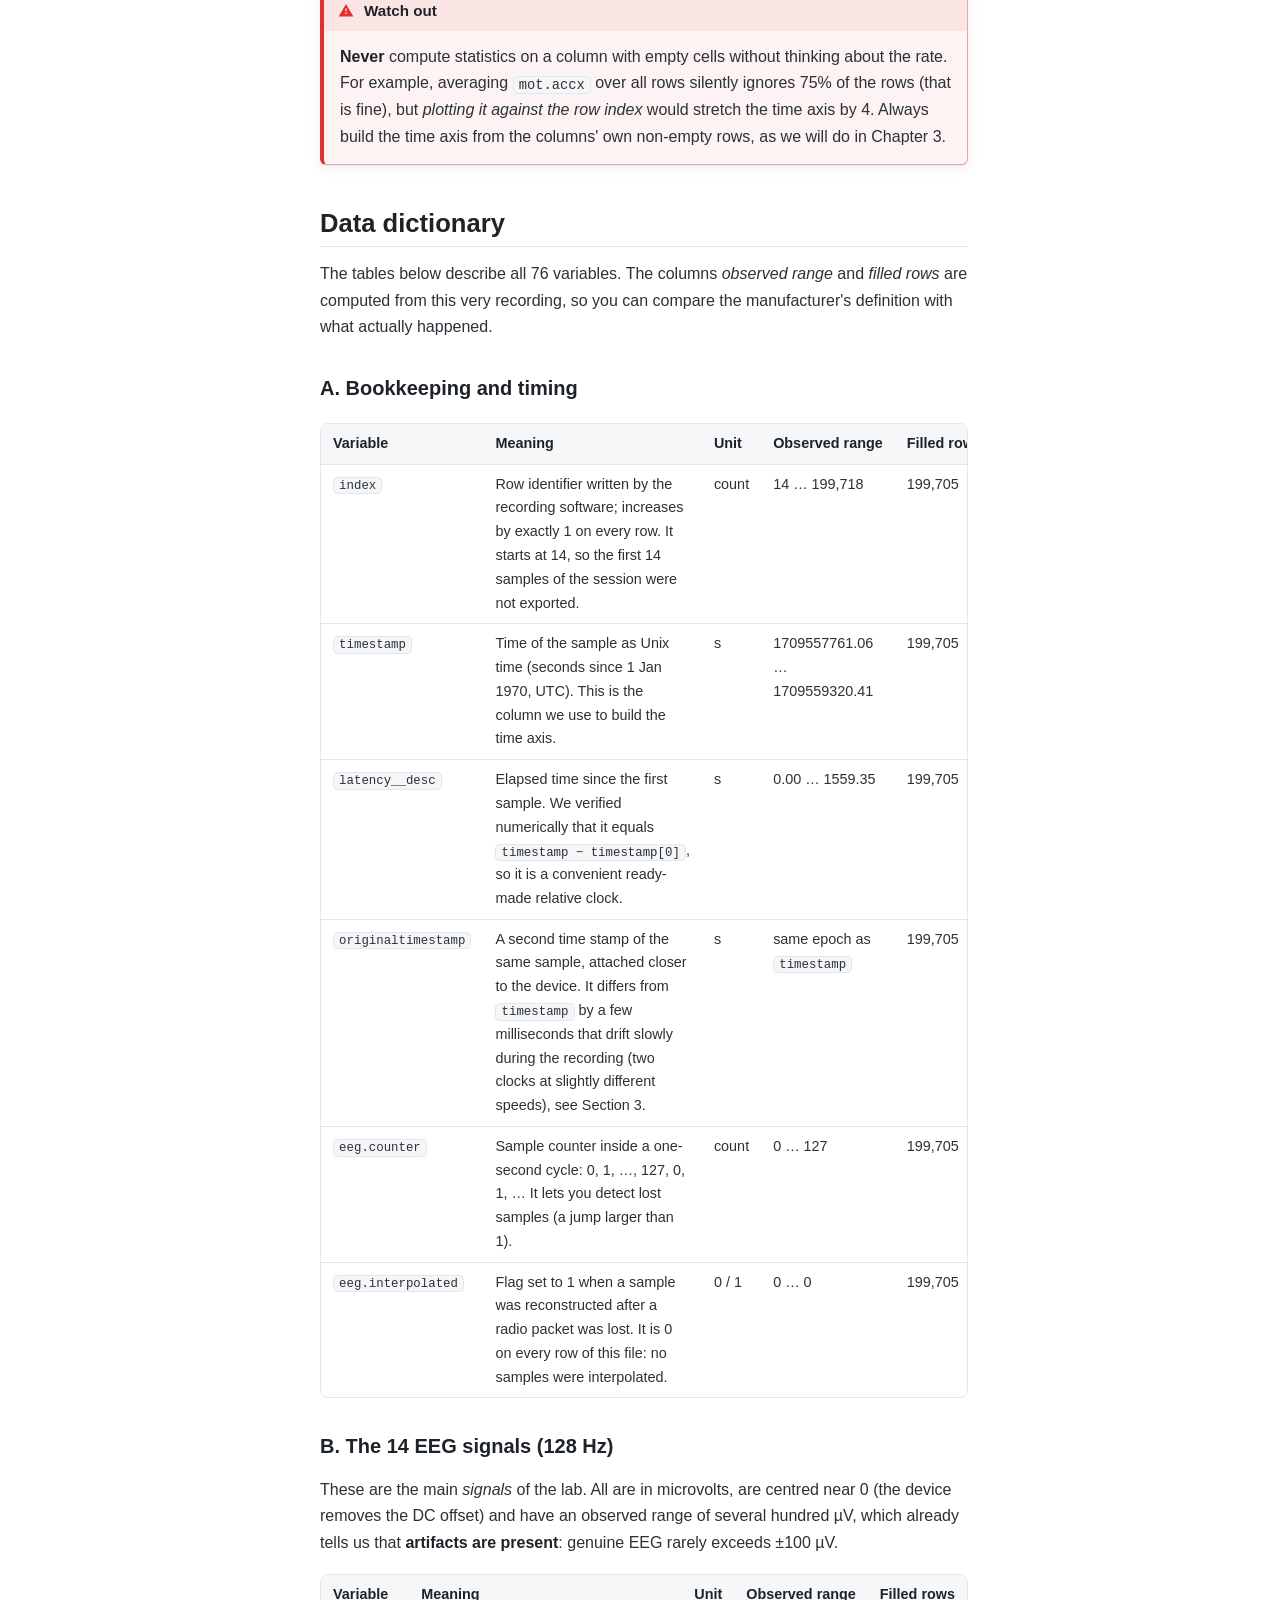
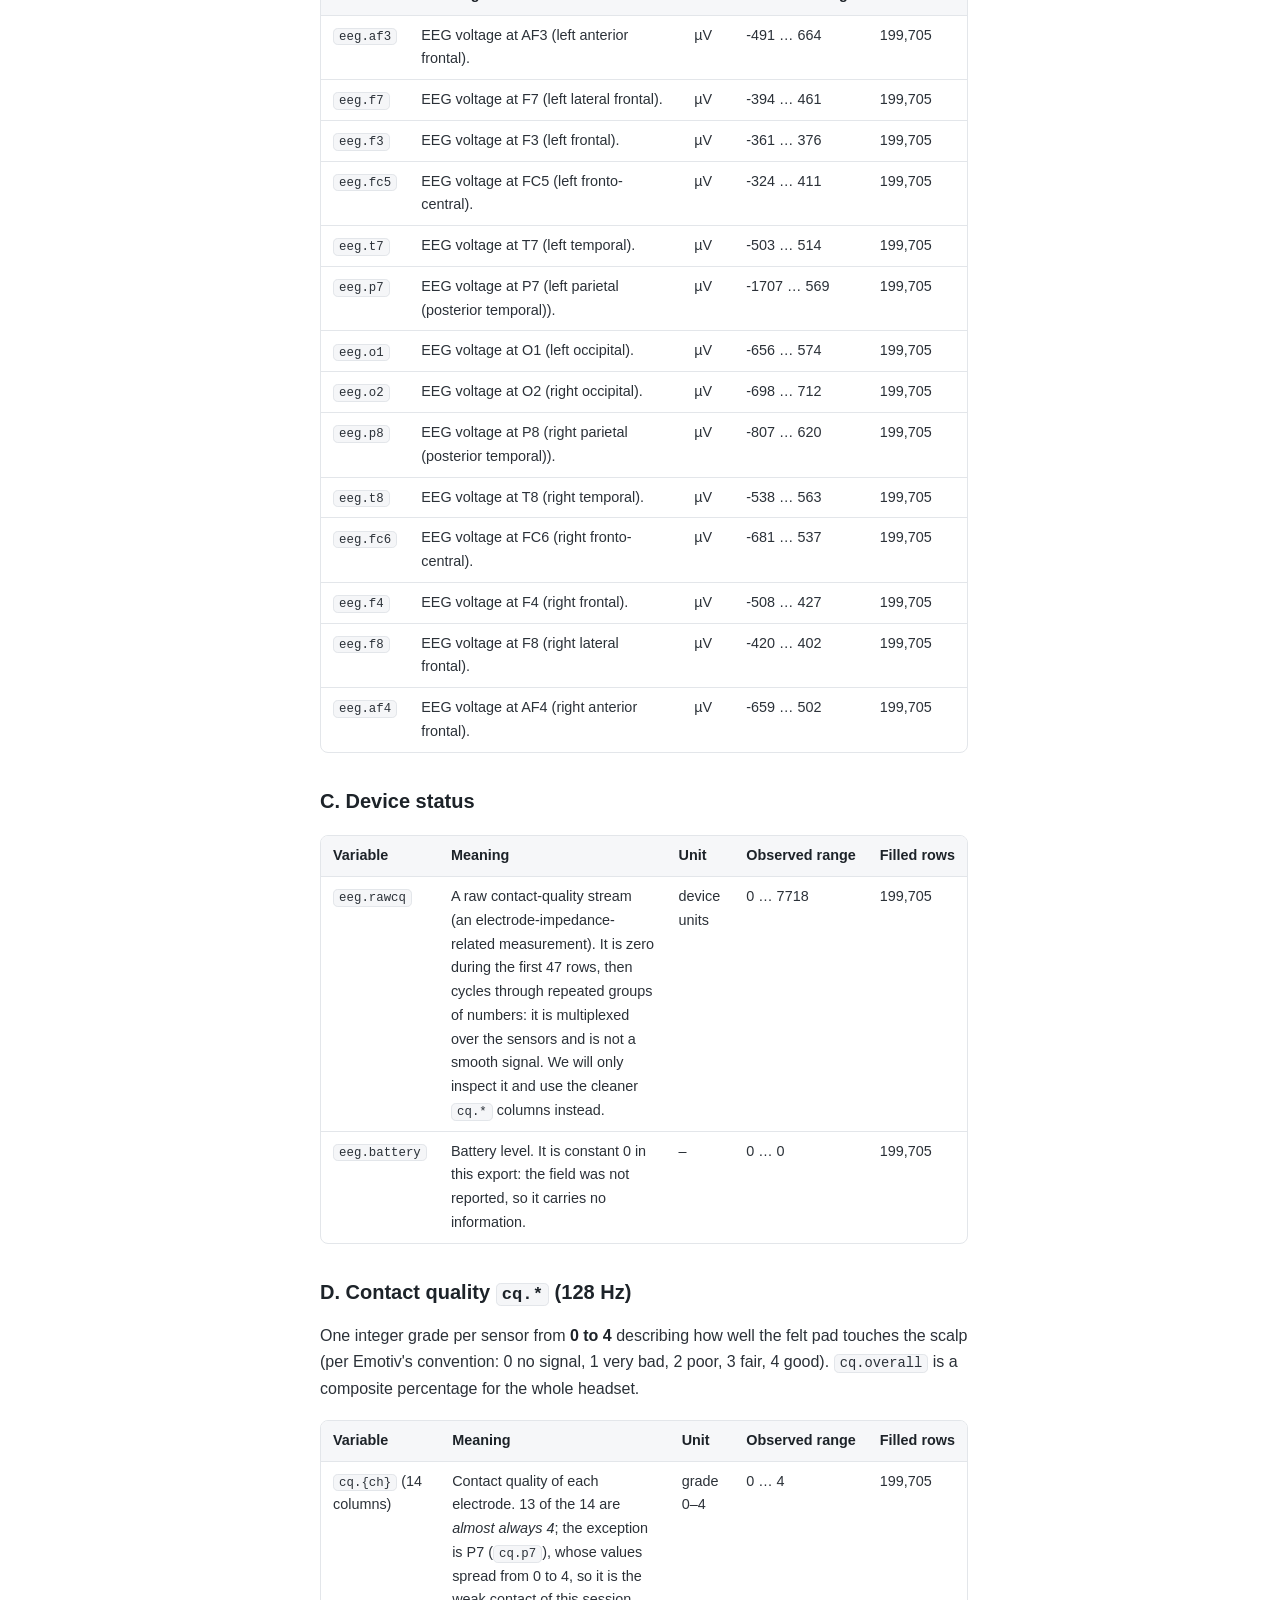
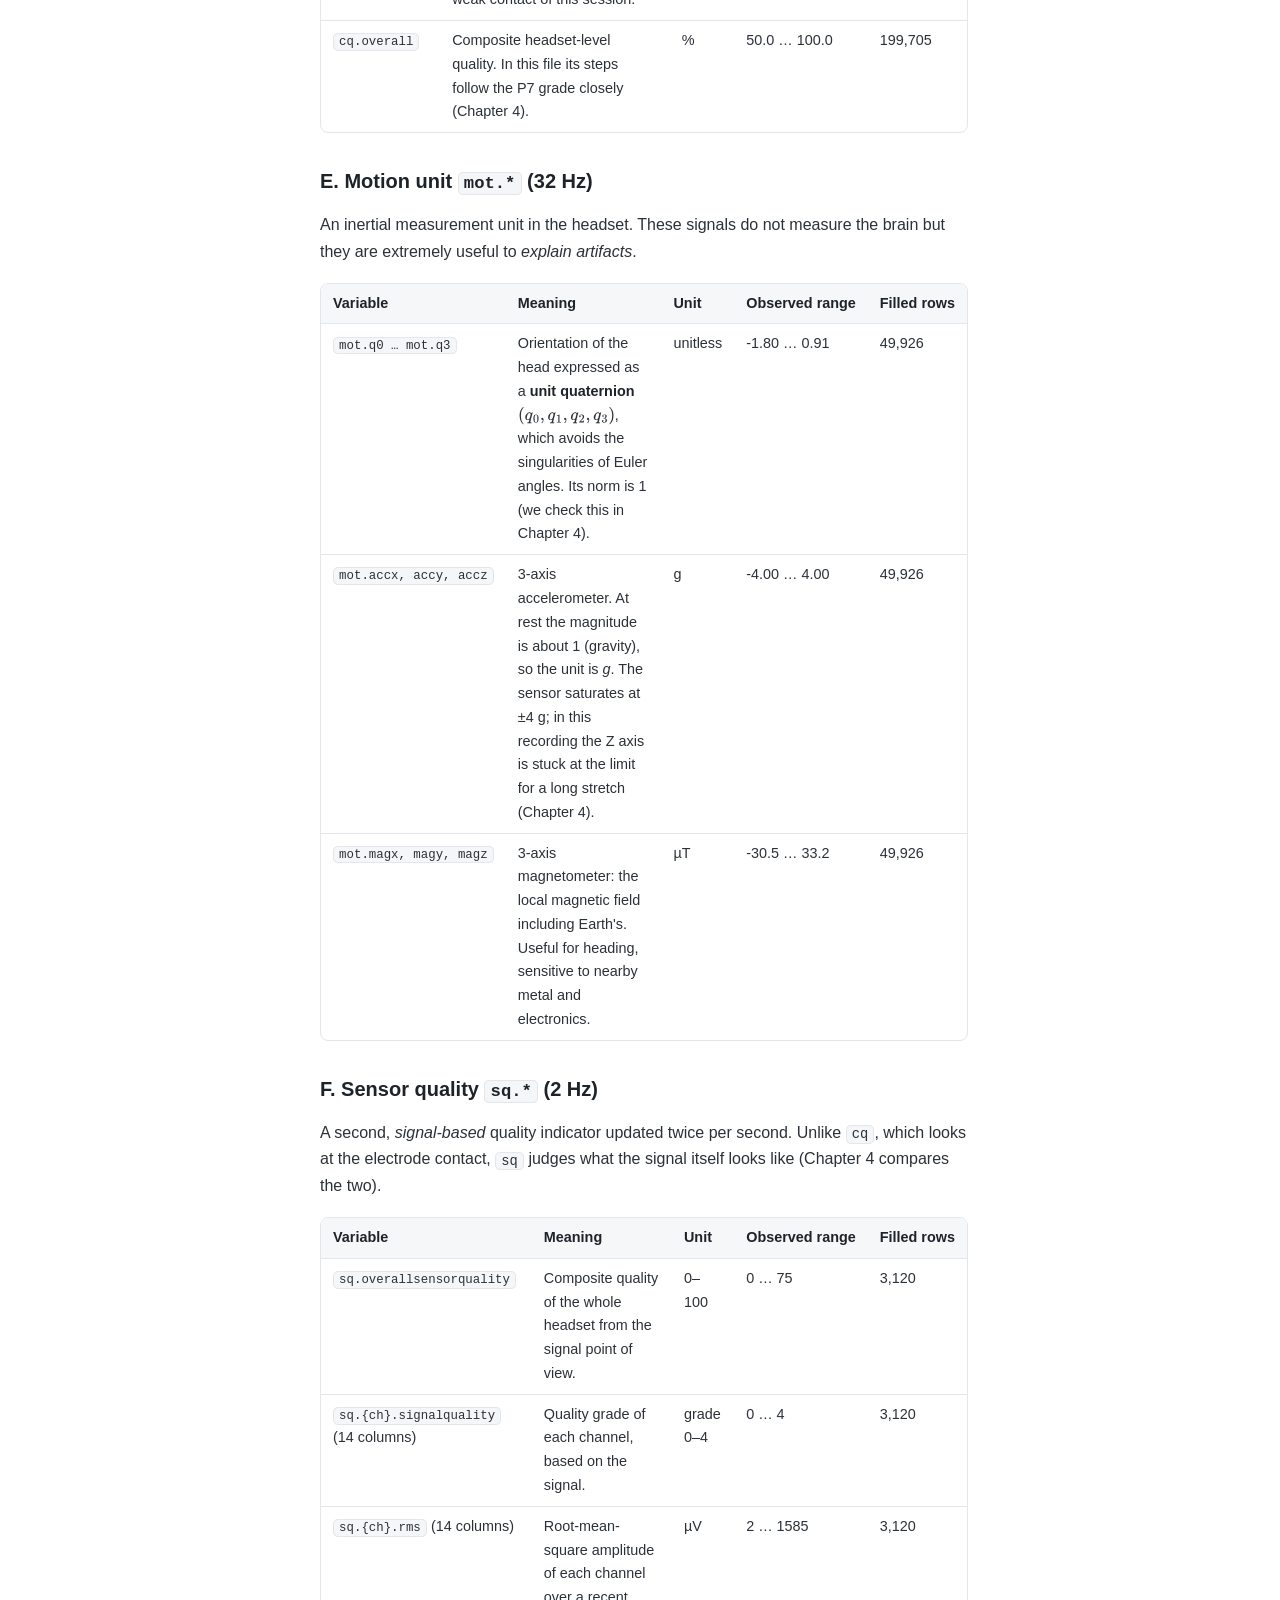
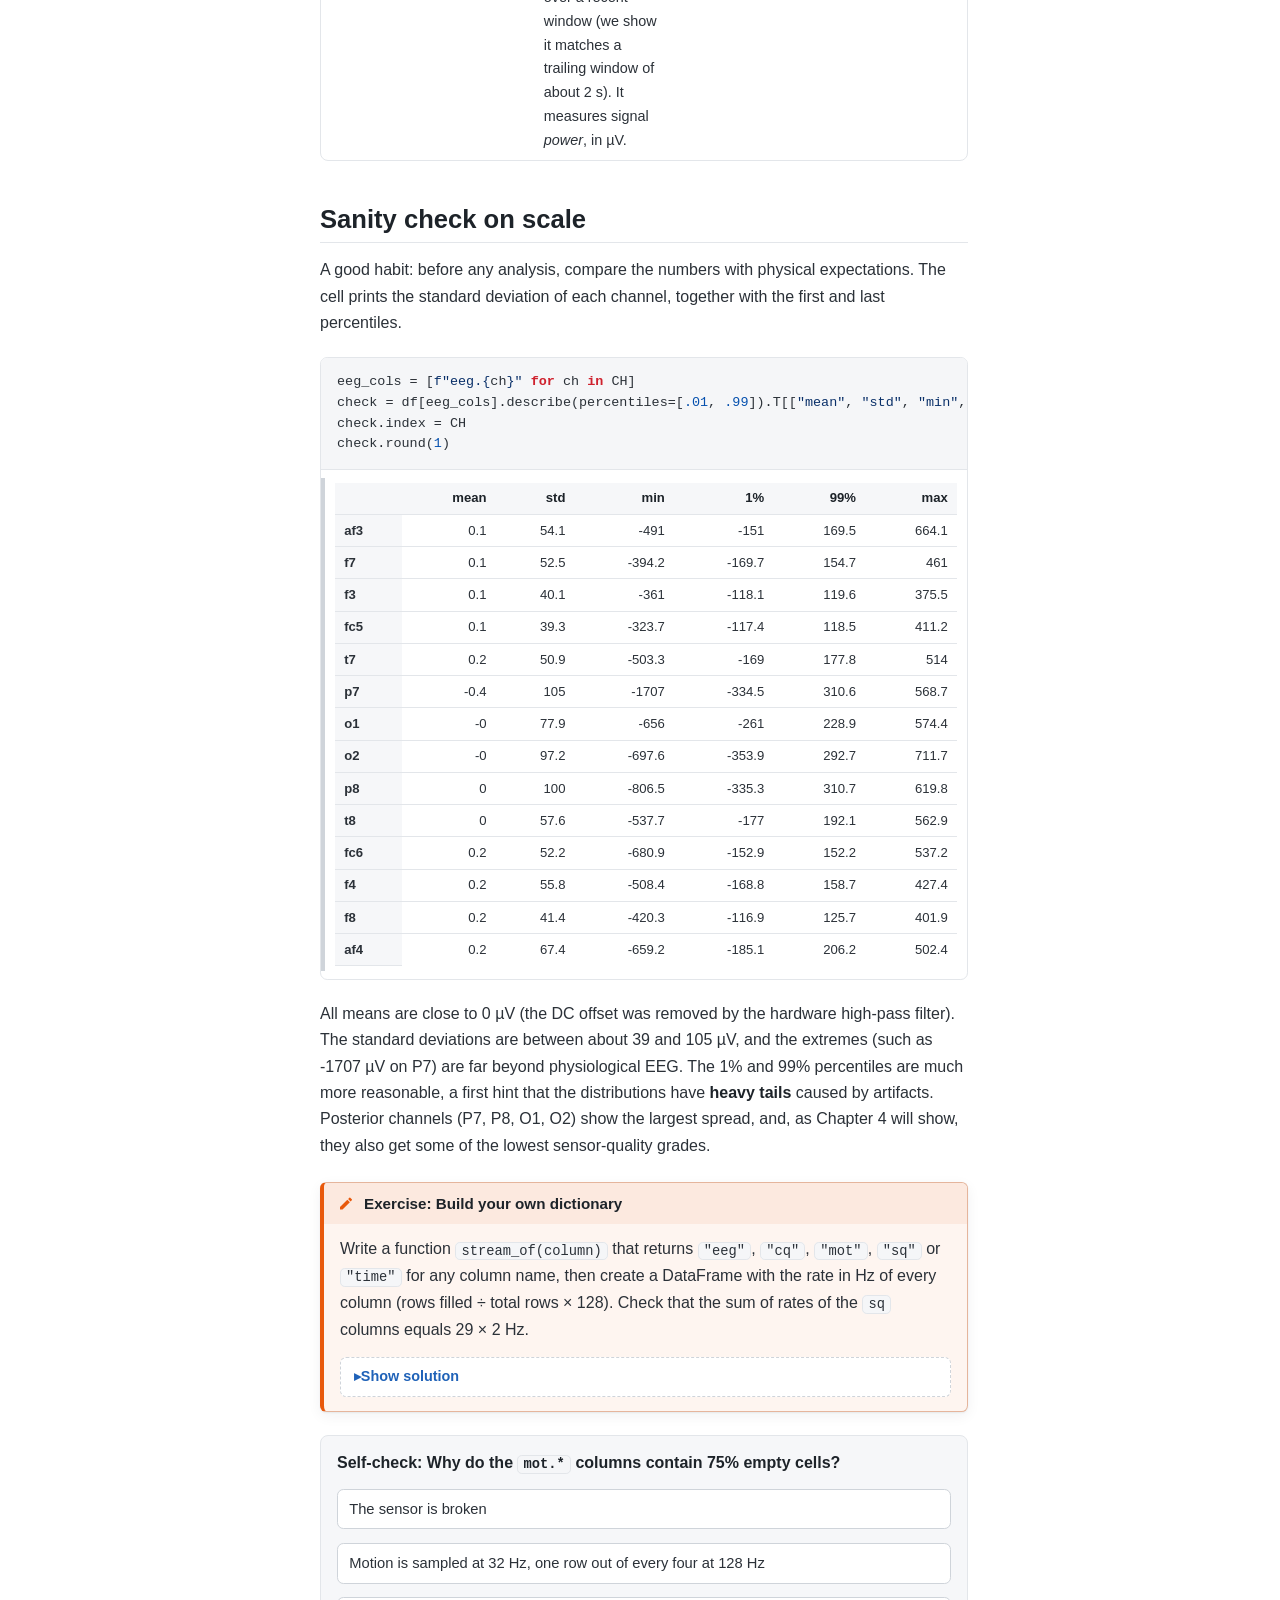
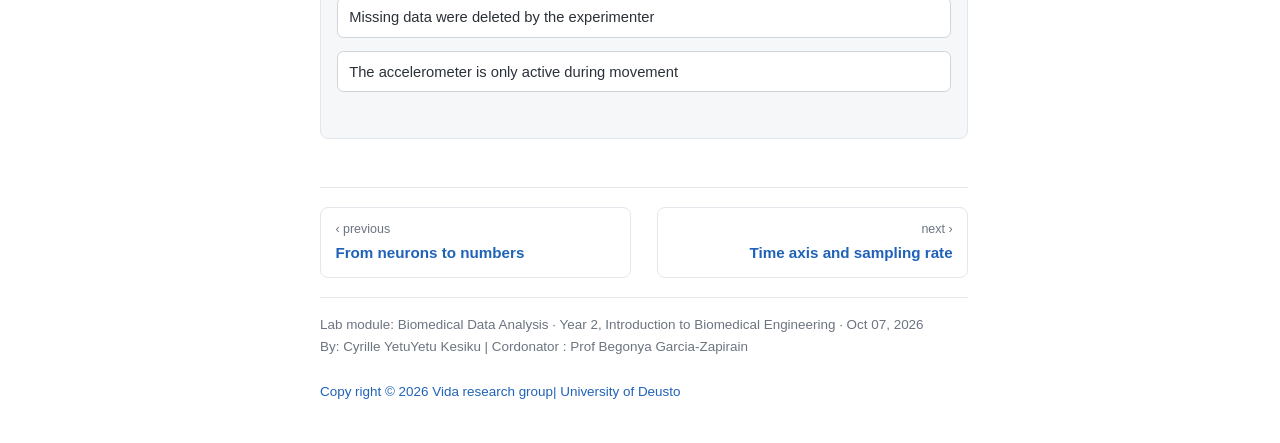
<file: bmdataanalysis/02-dataset.html>
<!DOCTYPE html>
<html lang="en" data-theme="light">
<head>
<meta charset="utf-8">
<meta name="viewport" content="width=device-width, initial-scale=1">
<title>The dataset: every variable explained — Biomedical Data Analysis</title>
<meta name="description" content="Biomedical data analysis lab with Python on Emotiv EPOC X EEG data.">
<link rel="icon" href="data:image/svg+xml,%3Csvg xmlns='http://www.w3.org/2000/svg' viewBox='0 0 40 40'%3E%3Crect width='40' height='40' rx='9' fill='%231f62b8'/%3E%3Cpath d='M5 22h6l3-9 5 17 4-13 3 5h9' fill='none' stroke='white' stroke-width='2.6' stroke-linecap='round' stroke-linejoin='round'/%3E%3C/svg%3E">
<link rel="stylesheet" href="assets/css/style.css">
<script>
(function(){try{var t=localStorage.getItem('bda-theme');if(!t&&window.matchMedia&&matchMedia('(prefers-color-scheme: dark)').matches)t='dark';document.documentElement.setAttribute('data-theme',t||'light');}catch(e){}})();
window.MathJax={tex:{inlineMath:[['\\(','\\)']],displayMath:[['\\[','\\]']]},options:{skipHtmlTags:['script','noscript','style','textarea','pre','code']}};
</script>
<script defer src="assets/js/mathjax-tex-svg.js"></script>
<script defer src="assets/js/search-data.js"></script>
<script defer src="assets/js/main.js"></script>
</head>
<body>
<a class="skip" href="#main-content">Skip to main content</a>
<nav class="sidebar" aria-label="Main navigation"><a class="logo" href="index.html"><svg width="38" height="38" viewBox="0 0 40 40" aria-hidden="true"><rect width="40" height="40" rx="9" fill="#1f62b8"/><path d="M5 22h6l3-9 5 17 4-13 3 5h9" fill="none" stroke="#fff" stroke-width="2.4" stroke-linecap="round" stroke-linejoin="round"/></svg><span><b>Biomedical Data Analysis</b><small>EEG signals with Python</small></span></a><div class="nav-group">Welcome</div><ul><li><a href="index.html">Prologue: the lab at a glance</a></li></ul><div class="nav-group">Know your signal</div><ul><li><a href="01-neurons-to-numbers.html"><span class="num">1</span>From neurons to numbers</a></li><li><a href="02-dataset.html" class="current"><span class="num">2</span>The dataset: every variable</a></li></ul><div class="nav-group">Load, inspect, clean</div><ul><li><a href="03-time-axis.html"><span class="num">3</span>Time axis and sampling rate</a></li><li><a href="04-signal-quality.html"><span class="num">4</span>Signal quality and artifacts</a></li></ul><div class="nav-group">Statistics on signals</div><ul><li><a href="05-statistics.html"><span class="num">5</span>Descriptive and inferential statistics</a></li></ul><div class="nav-group">Signal processing</div><ul><li><a href="06-sampling-fourier.html"><span class="num">6</span>Sampling, aliasing, Fourier</a></li><li><a href="07-filtering.html"><span class="num">7</span>Digital filtering</a></li><li><a href="08-rhythms.html"><span class="num">8</span>Rhythms and spectrograms</a></li></ul><div class="nav-group">Lab</div><ul><li><a href="09-lab-pipeline.html"><span class="num">9</span>Pipeline and mini-project</a></li></ul><div class="nav-group">References</div><ul><li><a href="10-summary.html"><span class="num">10</span>Summary and references</a></li></ul><div class="sb-foot">Lab module · 2 hours<br>Data: Emotiv EPOC X, 14-channel EEG<br>Python · NumPy · SciPy · pandas · Matplotlib</div></nav>
<div class="scrim"></div>
<div class="main">
<div class="article-wrap">
<div class="article-col">
  <div class="header-bar">
    <button class="hbtn" id="sbToggle" aria-label="Toggle navigation"><svg viewBox="0 0 24 24"><path d="M3 6h18M3 12h18M3 18h18"/></svg></button>
    <span class="crumb">Biomedical Data Analysis / The dataset: every variable explained</span>
    <span class="spacer"></span>
    <button class="hbtn searchBtn" aria-label="Search"><svg viewBox="0 0 24 24"><circle cx="11" cy="11" r="7"/><path d="M21 21l-4.3-4.3"/></svg><span class="lbl">Search</span><kbd>Ctrl K</kbd></button>
    <a class="hbtn" href="assets/lab_code.py" download title="Download all code of the lab as a Python script"><svg viewBox="0 0 24 24"><path d="M12 3v12m0 0l-4-4m4 4l4-4M4 21h16"/></svg><span class="lbl">.py</span></a>
    <button class="hbtn" id="printBtn" title="Print or save as PDF" aria-label="Print"><svg viewBox="0 0 24 24"><path d="M6 9V3h12v6M6 18H4v-7h16v7h-2M7 14h10v7H7z"/></svg><span class="lbl">.pdf</span></button>
    <button class="hbtn" id="fsBtn" title="Focus mode" aria-label="Focus mode"><svg viewBox="0 0 24 24"><path d="M4 9V4h5M20 9V4h-5M4 15v5h5M20 15v5h-5"/></svg></button>
    <button class="hbtn" id="themeBtn" title="Light / dark" aria-label="Toggle dark mode"><svg viewBox="0 0 24 24"><path d="M21 12.8A9 9 0 1111.2 3a7 7 0 009.8 9.8z"/></svg></button>
  </div>
  <article id="main-content">
    
<h1 id="the-dataset-every-variable-explained">The dataset: every variable explained<a class="headerlink" href="#the-dataset-every-variable-explained" title="Permalink to this heading">#</a></h1>
<div class="admonition objectives"><p class="admonition-title">Learning objectives</p><div class="adm-body">
<ul>
<li>Load the CSV with pandas and describe its structure (rows, columns, data types, memory).</li>
<li>Understand that the file mixes <strong>three data streams recorded at three different rates</strong> (128 Hz, 32 Hz and 2 Hz) in one table, and what the empty cells mean.</li>
<li>Define each of the 76 variables: meaning, unit, rate and observed range in this recording.</li>
<li>Distinguish <em>signals</em> (EEG, motion) from <em>metadata</em> (time stamps, counters) and <em>derived quality indicators</em> (<code>cq</code>, <code>sq</code>).</li>
</ul></div></div>
<h2 id="load-the-file">Load the file<a class="headerlink" href="#load-the-file" title="Permalink to this heading">#</a></h2>
<p>All lab code runs in a Python environment with <code>numpy</code>, <code>pandas</code>, <code>scipy</code> and <code>matplotlib</code> (install with <code>pip install numpy pandas scipy matplotlib</code>). Place the CSV next to your notebook, or change the path in <code>CSV</code>. The file is about 100 MB, so loading takes a few seconds.</p>
<div class="cell"><div class="cell_input"><div class="highlight"><pre><span class="kn">import</span><span class="w"> </span><span class="nn">numpy</span><span class="w"> </span><span class="k">as</span><span class="w"> </span><span class="nn">np</span>
<span class="kn">import</span><span class="w"> </span><span class="nn">pandas</span><span class="w"> </span><span class="k">as</span><span class="w"> </span><span class="nn">pd</span>
<span class="kn">import</span><span class="w"> </span><span class="nn">matplotlib.pyplot</span><span class="w"> </span><span class="k">as</span><span class="w"> </span><span class="nn">plt</span>
<span class="kn">from</span><span class="w"> </span><span class="nn">scipy</span><span class="w"> </span><span class="kn">import</span> <span class="n">signal</span><span class="p">,</span> <span class="n">stats</span>

<span class="c1"># A clean, consistent plotting style for the whole lab</span>
<span class="n">plt</span><span class="o">.</span><span class="n">rcParams</span><span class="o">.</span><span class="n">update</span><span class="p">({</span><span class="s2">&quot;figure.figsize&quot;</span><span class="p">:</span> <span class="p">(</span><span class="mi">10</span><span class="p">,</span> <span class="mf">3.2</span><span class="p">),</span> <span class="s2">&quot;axes.grid&quot;</span><span class="p">:</span> <span class="kc">True</span><span class="p">,</span> <span class="s2">&quot;grid.alpha&quot;</span><span class="p">:</span> <span class="mf">.25</span><span class="p">,</span>
                     <span class="s2">&quot;axes.spines.top&quot;</span><span class="p">:</span> <span class="kc">False</span><span class="p">,</span> <span class="s2">&quot;axes.spines.right&quot;</span><span class="p">:</span> <span class="kc">False</span><span class="p">,</span>
                     <span class="s2">&quot;font.size&quot;</span><span class="p">:</span> <span class="mi">10</span><span class="p">,</span> <span class="s2">&quot;axes.titleweight&quot;</span><span class="p">:</span> <span class="s2">&quot;bold&quot;</span><span class="p">,</span> <span class="s2">&quot;lines.linewidth&quot;</span><span class="p">:</span> <span class="mf">1.0</span><span class="p">})</span>

<span class="n">CSV</span> <span class="o">=</span> <span class="s2">&quot;SE_EPOCX_dataset.csv&quot;</span>    <span class="c1"># &lt;- path to the recording</span>
<span class="n">df</span> <span class="o">=</span> <span class="n">pd</span><span class="o">.</span><span class="n">read_csv</span><span class="p">(</span><span class="n">CSV</span><span class="p">)</span>

<span class="nb">print</span><span class="p">(</span><span class="s2">&quot;shape (rows, columns):&quot;</span><span class="p">,</span> <span class="n">df</span><span class="o">.</span><span class="n">shape</span><span class="p">)</span>
<span class="nb">print</span><span class="p">(</span><span class="sa">f</span><span class="s2">&quot;memory in RAM: </span><span class="si">{</span><span class="n">df</span><span class="o">.</span><span class="n">memory_usage</span><span class="p">()</span><span class="o">.</span><span class="n">sum</span><span class="p">()</span><span class="w"> </span><span class="o">/</span><span class="w"> </span><span class="mf">1e6</span><span class="si">:</span><span class="s2">.0f</span><span class="si">}</span><span class="s2"> MB&quot;</span><span class="p">)</span>
<span class="nb">print</span><span class="p">(</span><span class="s2">&quot;data types:&quot;</span><span class="p">,</span> <span class="n">df</span><span class="o">.</span><span class="n">dtypes</span><span class="o">.</span><span class="n">value_counts</span><span class="p">()</span><span class="o">.</span><span class="n">to_dict</span><span class="p">())</span>
</pre></div><button class="copybtn" title="Copy code" aria-label="Copy code">Copy</button></div><div class="cell_output"><pre>shape (rows, columns): (199705, 76)
memory in RAM: 121 MB
data types: {dtype(&#x27;float64&#x27;): 75, dtype(&#x27;int64&#x27;): 1}</pre></div></div>
<p>The table has <strong>199,705</strong> rows and <strong>76</strong> columns. Each row is one time instant of the EEG stream. Let us look at the first rows. We display only the first 10 columns, because the full table is far too wide to read.</p>
<div class="cell"><div class="cell_input"><div class="highlight"><pre><span class="n">df</span><span class="o">.</span><span class="n">iloc</span><span class="p">[:</span><span class="mi">5</span><span class="p">,</span> <span class="p">:</span><span class="mi">10</span><span class="p">]</span>
</pre></div><button class="copybtn" title="Copy code" aria-label="Copy code">Copy</button></div><div class="cell_output df_out"><table class="dataframe dataframe">
  <thead>
    <tr style="text-align: right;">
      <th></th>
      <th>index</th>
      <th>timestamp</th>
      <th>latency__desc</th>
      <th>originaltimestamp</th>
      <th>eeg.counter</th>
      <th>eeg.interpolated</th>
      <th>eeg.af3</th>
      <th>eeg.f7</th>
      <th>eeg.f3</th>
      <th>eeg.fc5</th>
    </tr>
  </thead>
  <tbody>
    <tr>
      <th>0</th>
      <td>14</td>
      <td>1709557761.058814</td>
      <td>0</td>
      <td>1709557761.065051</td>
      <td>17</td>
      <td>0</td>
      <td>248.5</td>
      <td>329.9</td>
      <td>256.9</td>
      <td>317.1</td>
    </tr>
    <tr>
      <th>1</th>
      <td>15</td>
      <td>1709557761.066623</td>
      <td>0.007809</td>
      <td>1709557761.072859</td>
      <td>18</td>
      <td>0</td>
      <td>254.6</td>
      <td>327.2</td>
      <td>270.4</td>
      <td>324.4</td>
    </tr>
    <tr>
      <th>2</th>
      <td>16</td>
      <td>1709557761.074431</td>
      <td>0.01562</td>
      <td>1709557761.080567</td>
      <td>19</td>
      <td>0</td>
      <td>263.6</td>
      <td>324.4</td>
      <td>284.6</td>
      <td>333.8</td>
    </tr>
    <tr>
      <th>3</th>
      <td>17</td>
      <td>1709557761.082239</td>
      <td>0.02342</td>
      <td>1709557761.088376</td>
      <td>20</td>
      <td>0</td>
      <td>258.4</td>
      <td>324.9</td>
      <td>274.5</td>
      <td>329.6</td>
    </tr>
    <tr>
      <th>4</th>
      <td>18</td>
      <td>1709557761.090047</td>
      <td>0.03123</td>
      <td>1709557761.096184</td>
      <td>21</td>
      <td>0</td>
      <td>248.6</td>
      <td>324.6</td>
      <td>263.5</td>
      <td>321.1</td>
    </tr>
  </tbody>
</table></div></div>
<p>Column names follow a <strong>dotted convention</strong>: a prefix says which stream the variable belongs to. The next cell counts the variables per prefix.</p>
<div class="cell"><div class="cell_input"><div class="highlight"><pre><span class="n">prefix</span> <span class="o">=</span> <span class="n">pd</span><span class="o">.</span><span class="n">Series</span><span class="p">(</span><span class="n">df</span><span class="o">.</span><span class="n">columns</span><span class="p">)</span><span class="o">.</span><span class="n">str</span><span class="o">.</span><span class="n">split</span><span class="p">(</span><span class="s2">&quot;.&quot;</span><span class="p">)</span><span class="o">.</span><span class="n">str</span><span class="p">[</span><span class="mi">0</span><span class="p">]</span>
<span class="n">prefix</span> <span class="o">=</span> <span class="n">prefix</span><span class="o">.</span><span class="n">where</span><span class="p">(</span><span class="n">prefix</span><span class="o">.</span><span class="n">isin</span><span class="p">([</span><span class="s2">&quot;eeg&quot;</span><span class="p">,</span> <span class="s2">&quot;cq&quot;</span><span class="p">,</span> <span class="s2">&quot;mot&quot;</span><span class="p">,</span> <span class="s2">&quot;sq&quot;</span><span class="p">]),</span> <span class="s2">&quot;bookkeeping&quot;</span><span class="p">)</span>
<span class="nb">print</span><span class="p">(</span><span class="n">prefix</span><span class="o">.</span><span class="n">value_counts</span><span class="p">()</span><span class="o">.</span><span class="n">to_string</span><span class="p">())</span>
</pre></div><button class="copybtn" title="Copy code" aria-label="Copy code">Copy</button></div><div class="cell_output"><pre>sq             29
eeg            18
cq             15
mot            10
bookkeeping     4</pre></div></div>
<p>So the 76 columns split into 4 time-related bookkeeping variables, 18 <code>eeg.*</code> variables (14 of which are the actual EEG signals), 15 contact-quality variables <code>cq.*</code>, 10 motion variables <code>mot.*</code> and 29 sensor-quality variables <code>sq.*</code>.</p>

<h2 id="three-clocks-in-one-table">Three clocks in one table<a class="headerlink" href="#three-clocks-in-one-table" title="Permalink to this heading">#</a></h2>
<p>A CSV is rectangular, but the headset does not produce every quantity at the same rate. EEG and contact quality arrive with every sample; the motion unit is slower; the sensor-quality summary is slower still. The export software simply writes the value on the row where it was produced and leaves other rows <strong>empty</strong> (<code>NaN</code> in pandas). Counting the non-empty cells shows the rate of each stream.</p>
<div class="cell"><div class="cell_input"><div class="highlight"><pre><span class="n">FS</span> <span class="o">=</span> <span class="mi">128</span>                                              <span class="c1"># nominal EEG sampling rate (Hz), verified in Section 3</span>
<span class="n">streams</span> <span class="o">=</span> <span class="p">{</span><span class="s2">&quot;eeg.af3&quot;</span><span class="p">:</span> <span class="s2">&quot;EEG&quot;</span><span class="p">,</span> <span class="s2">&quot;cq.af3&quot;</span><span class="p">:</span> <span class="s2">&quot;contact quality&quot;</span><span class="p">,</span> <span class="s2">&quot;mot.accx&quot;</span><span class="p">:</span> <span class="s2">&quot;motion&quot;</span><span class="p">,</span>
           <span class="s2">&quot;sq.af3.rms&quot;</span><span class="p">:</span> <span class="s2">&quot;sensor quality&quot;</span><span class="p">}</span>
<span class="n">rate</span> <span class="o">=</span> <span class="n">pd</span><span class="o">.</span><span class="n">DataFrame</span><span class="p">({</span><span class="s2">&quot;stream&quot;</span><span class="p">:</span> <span class="n">streams</span><span class="o">.</span><span class="n">values</span><span class="p">(),</span>
                     <span class="s2">&quot;fraction of rows filled&quot;</span><span class="p">:</span> <span class="p">[</span><span class="n">df</span><span class="p">[</span><span class="n">col</span><span class="p">]</span><span class="o">.</span><span class="n">notna</span><span class="p">()</span><span class="o">.</span><span class="n">mean</span><span class="p">()</span> <span class="k">for</span> <span class="n">col</span> <span class="ow">in</span> <span class="n">streams</span><span class="p">]},</span>
                    <span class="n">index</span><span class="o">=</span><span class="nb">list</span><span class="p">(</span><span class="n">streams</span><span class="p">))</span>
<span class="n">rate</span><span class="p">[</span><span class="s2">&quot;rate (Hz)&quot;</span><span class="p">]</span> <span class="o">=</span> <span class="n">rate</span><span class="p">[</span><span class="s2">&quot;fraction of rows filled&quot;</span><span class="p">]</span> <span class="o">*</span> <span class="n">FS</span>
<span class="n">rate</span>
</pre></div><button class="copybtn" title="Copy code" aria-label="Copy code">Copy</button></div><div class="cell_output df_out"><table class="dataframe dataframe">
  <thead>
    <tr style="text-align: right;">
      <th></th>
      <th>stream</th>
      <th>fraction of rows filled</th>
      <th>rate (Hz)</th>
    </tr>
  </thead>
  <tbody>
    <tr>
      <th>eeg.af3</th>
      <td>EEG</td>
      <td>1</td>
      <td>128</td>
    </tr>
    <tr>
      <th>cq.af3</th>
      <td>contact quality</td>
      <td>1</td>
      <td>128</td>
    </tr>
    <tr>
      <th>mot.accx</th>
      <td>motion</td>
      <td>0.25</td>
      <td>32</td>
    </tr>
    <tr>
      <th>sq.af3.rms</th>
      <td>sensor quality</td>
      <td>0.01562</td>
      <td>2</td>
    </tr>
  </tbody>
</table></div></div>
<p>EEG and <code>cq</code> are filled on <strong>100%</strong> of rows (128 Hz). Motion is filled on one row out of 4, i.e. <strong>32 Hz</strong>. Sensor quality is filled on one row out of 64, i.e. <strong>2 Hz</strong> (one value every half second). The picture below shows the pattern for the first 140 rows.</p>
<div class="cell"><div class="cell_input"><div class="highlight"><pre><span class="n">cols</span> <span class="o">=</span> <span class="p">[</span><span class="s2">&quot;eeg.af3&quot;</span><span class="p">,</span> <span class="s2">&quot;cq.af3&quot;</span><span class="p">,</span> <span class="s2">&quot;mot.accx&quot;</span><span class="p">,</span> <span class="s2">&quot;sq.af3.rms&quot;</span><span class="p">]</span>
<span class="n">mask</span> <span class="o">=</span> <span class="n">df</span><span class="o">.</span><span class="n">loc</span><span class="p">[:</span><span class="mi">139</span><span class="p">,</span> <span class="n">cols</span><span class="p">]</span><span class="o">.</span><span class="n">notna</span><span class="p">()</span><span class="o">.</span><span class="n">to_numpy</span><span class="p">()</span><span class="o">.</span><span class="n">T</span>            <span class="c1"># 4 streams x 140 rows</span>

<span class="n">fig</span><span class="p">,</span> <span class="n">ax</span> <span class="o">=</span> <span class="n">plt</span><span class="o">.</span><span class="n">subplots</span><span class="p">(</span><span class="n">figsize</span><span class="o">=</span><span class="p">(</span><span class="mi">10</span><span class="p">,</span> <span class="mf">2.2</span><span class="p">))</span>
<span class="n">ax</span><span class="o">.</span><span class="n">imshow</span><span class="p">(</span><span class="n">mask</span><span class="p">,</span> <span class="n">aspect</span><span class="o">=</span><span class="s2">&quot;auto&quot;</span><span class="p">,</span> <span class="n">cmap</span><span class="o">=</span><span class="s2">&quot;Blues&quot;</span><span class="p">,</span> <span class="n">interpolation</span><span class="o">=</span><span class="s2">&quot;nearest&quot;</span><span class="p">)</span>
<span class="n">ax</span><span class="o">.</span><span class="n">set_yticks</span><span class="p">(</span><span class="nb">range</span><span class="p">(</span><span class="mi">4</span><span class="p">));</span> <span class="n">ax</span><span class="o">.</span><span class="n">set_yticklabels</span><span class="p">(</span><span class="n">cols</span><span class="p">)</span>
<span class="n">ax</span><span class="o">.</span><span class="n">set_xlabel</span><span class="p">(</span><span class="s2">&quot;row number&quot;</span><span class="p">);</span> <span class="n">ax</span><span class="o">.</span><span class="n">set_title</span><span class="p">(</span><span class="s2">&quot;Which cells contain a value? (dark = filled, white = empty)&quot;</span><span class="p">)</span>
<span class="n">ax</span><span class="o">.</span><span class="n">grid</span><span class="p">(</span><span class="kc">False</span><span class="p">)</span>
<span class="n">plt</span><span class="o">.</span><span class="n">show</span><span class="p">()</span>
</pre></div><button class="copybtn" title="Copy code" aria-label="Copy code">Copy</button></div><figure class="cell_output fig_out"><img src="assets/img/02-dataset_1.png" alt="Figure output" loading="lazy"></figure></div>
<div class="admonition warning"><p class="admonition-title">Watch out</p><div class="adm-body"><p><strong>Never</strong> compute statistics on a column with empty cells without thinking about the rate. For example, averaging <code>mot.accx</code> over all rows silently ignores 75% of the rows (that is fine), but <em>plotting it against the row index</em> would stretch the time axis by 4. Always build the time axis from the columns' own non-empty rows, as we will do in Chapter 3.</p></div></div>

<h2 id="data-dictionary">Data dictionary<a class="headerlink" href="#data-dictionary" title="Permalink to this heading">#</a></h2>
<p>The tables below describe all 76 variables. The columns <em>observed range</em> and <em>filled rows</em> are computed from this very recording, so you can compare the manufacturer's definition with what actually happened.</p>
<h3 id="a-bookkeeping-and-timing">A. Bookkeeping and timing<a class="headerlink" href="#a-bookkeeping-and-timing" title="Permalink to this heading">#</a></h3><div class="tbl-wrap"><table><thead><tr><th>Variable</th><th>Meaning</th><th>Unit</th><th>Observed range</th><th>Filled rows</th></tr></thead><tbody><tr><td><code>index</code></td><td>Row identifier written by the recording software; increases by exactly 1 on every row. It starts at 14, so the first 14 samples of the session were not exported.</td><td>count</td><td>14 … 199,718</td><td>199,705</td></tr><tr><td><code>timestamp</code></td><td>Time of the sample as Unix time (seconds since 1 Jan 1970, UTC). This is the column we use to build the time axis.</td><td>s</td><td>1709557761.06 … 1709559320.41</td><td>199,705</td></tr><tr><td><code>latency__desc</code></td><td>Elapsed time since the first sample. We verified numerically that it equals <code>timestamp − timestamp[0]</code>, so it is a convenient ready-made relative clock.</td><td>s</td><td>0.00 … 1559.35</td><td>199,705</td></tr><tr><td><code>originaltimestamp</code></td><td>A second time stamp of the same sample, attached closer to the device. It differs from <code>timestamp</code> by a few milliseconds that drift slowly during the recording (two clocks at slightly different speeds), see Section 3.</td><td>s</td><td>same epoch as <code>timestamp</code></td><td>199,705</td></tr><tr><td><code>eeg.counter</code></td><td>Sample counter inside a one-second cycle: 0, 1, …, 127, 0, 1, … It lets you detect lost samples (a jump larger than 1).</td><td>count</td><td>0 … 127</td><td>199,705</td></tr><tr><td><code>eeg.interpolated</code></td><td>Flag set to 1 when a sample was reconstructed after a radio packet was lost. It is 0 on every row of this file: no samples were interpolated.</td><td>0 / 1</td><td>0 … 0</td><td>199,705</td></tr></tbody></table></div><h3 id="b-the-14-eeg-signals-128-hz">B. The 14 EEG signals (128 Hz)<a class="headerlink" href="#b-the-14-eeg-signals-128-hz" title="Permalink to this heading">#</a></h3><p>These are the main <em>signals</em> of the lab. All are in microvolts, are centred near 0 (the device removes the DC offset) and have an observed range of several hundred µV, which already tells us that <strong>artifacts are present</strong>: genuine EEG rarely exceeds ±100 µV.</p><div class="tbl-wrap"><table><thead><tr><th>Variable</th><th>Meaning</th><th>Unit</th><th>Observed range</th><th>Filled rows</th></tr></thead><tbody><tr><td><code>eeg.af3</code></td><td>EEG voltage at AF3 (left anterior frontal).</td><td>µV</td><td>-491 … 664</td><td>199,705</td></tr><tr><td><code>eeg.f7</code></td><td>EEG voltage at F7 (left lateral frontal).</td><td>µV</td><td>-394 … 461</td><td>199,705</td></tr><tr><td><code>eeg.f3</code></td><td>EEG voltage at F3 (left frontal).</td><td>µV</td><td>-361 … 376</td><td>199,705</td></tr><tr><td><code>eeg.fc5</code></td><td>EEG voltage at FC5 (left fronto-central).</td><td>µV</td><td>-324 … 411</td><td>199,705</td></tr><tr><td><code>eeg.t7</code></td><td>EEG voltage at T7 (left temporal).</td><td>µV</td><td>-503 … 514</td><td>199,705</td></tr><tr><td><code>eeg.p7</code></td><td>EEG voltage at P7 (left parietal (posterior temporal)).</td><td>µV</td><td>-1707 … 569</td><td>199,705</td></tr><tr><td><code>eeg.o1</code></td><td>EEG voltage at O1 (left occipital).</td><td>µV</td><td>-656 … 574</td><td>199,705</td></tr><tr><td><code>eeg.o2</code></td><td>EEG voltage at O2 (right occipital).</td><td>µV</td><td>-698 … 712</td><td>199,705</td></tr><tr><td><code>eeg.p8</code></td><td>EEG voltage at P8 (right parietal (posterior temporal)).</td><td>µV</td><td>-807 … 620</td><td>199,705</td></tr><tr><td><code>eeg.t8</code></td><td>EEG voltage at T8 (right temporal).</td><td>µV</td><td>-538 … 563</td><td>199,705</td></tr><tr><td><code>eeg.fc6</code></td><td>EEG voltage at FC6 (right fronto-central).</td><td>µV</td><td>-681 … 537</td><td>199,705</td></tr><tr><td><code>eeg.f4</code></td><td>EEG voltage at F4 (right frontal).</td><td>µV</td><td>-508 … 427</td><td>199,705</td></tr><tr><td><code>eeg.f8</code></td><td>EEG voltage at F8 (right lateral frontal).</td><td>µV</td><td>-420 … 402</td><td>199,705</td></tr><tr><td><code>eeg.af4</code></td><td>EEG voltage at AF4 (right anterior frontal).</td><td>µV</td><td>-659 … 502</td><td>199,705</td></tr></tbody></table></div><h3 id="c-device-status">C. Device status<a class="headerlink" href="#c-device-status" title="Permalink to this heading">#</a></h3><div class="tbl-wrap"><table><thead><tr><th>Variable</th><th>Meaning</th><th>Unit</th><th>Observed range</th><th>Filled rows</th></tr></thead><tbody><tr><td><code>eeg.rawcq</code></td><td>A raw contact-quality stream (an electrode-impedance-related measurement). It is zero during the first 47 rows, then cycles through repeated groups of numbers: it is multiplexed over the sensors and is not a smooth signal. We will only inspect it and use the cleaner <code>cq.*</code> columns instead.</td><td>device units</td><td>0 … 7718</td><td>199,705</td></tr><tr><td><code>eeg.battery</code></td><td>Battery level. It is constant 0 in this export: the field was not reported, so it carries no information.</td><td>–</td><td>0 … 0</td><td>199,705</td></tr></tbody></table></div><h3 id="d-contact-quality-cq-128-hz">D. Contact quality <code>cq.*</code> (128 Hz)<a class="headerlink" href="#d-contact-quality-cq-128-hz" title="Permalink to this heading">#</a></h3><p>One integer grade per sensor from <strong>0 to 4</strong> describing how well the felt pad touches the scalp (per Emotiv's convention: 0 no signal, 1 very bad, 2 poor, 3 fair, 4 good). <code>cq.overall</code> is a composite percentage for the whole headset.</p><div class="tbl-wrap"><table><thead><tr><th>Variable</th><th>Meaning</th><th>Unit</th><th>Observed range</th><th>Filled rows</th></tr></thead><tbody><tr><td><code>cq.{ch}</code> (14 columns)</td><td>Contact quality of each electrode. 13 of the 14 are <em>almost always 4</em>; the exception is P7 (<code>cq.p7</code>), whose values spread from 0 to 4, so it is the weak contact of this session.</td><td>grade 0–4</td><td>0 … 4</td><td>199,705</td></tr><tr><td><code>cq.overall</code></td><td>Composite headset-level quality. In this file its steps follow the P7 grade closely (Chapter 4).</td><td>%</td><td>50.0 … 100.0</td><td>199,705</td></tr></tbody></table></div><h3 id="e-motion-unit-mot-32-hz">E. Motion unit <code>mot.*</code> (32 Hz)<a class="headerlink" href="#e-motion-unit-mot-32-hz" title="Permalink to this heading">#</a></h3><p>An inertial measurement unit in the headset. These signals do not measure the brain but they are extremely useful to <em>explain artifacts</em>.</p><div class="tbl-wrap"><table><thead><tr><th>Variable</th><th>Meaning</th><th>Unit</th><th>Observed range</th><th>Filled rows</th></tr></thead><tbody><tr><td><code>mot.q0 … mot.q3</code></td><td>Orientation of the head expressed as a <strong>unit quaternion</strong> \((q_0,q_1,q_2,q_3)\), which avoids the singularities of Euler angles. Its norm is 1 (we check this in Chapter 4).</td><td>unitless</td><td>-1.80 … 0.91</td><td>49,926</td></tr><tr><td><code>mot.accx, accy, accz</code></td><td>3-axis accelerometer. At rest the magnitude is about 1 (gravity), so the unit is <em>g</em>. The sensor saturates at ±4 g; in this recording the Z axis is stuck at the limit for a long stretch (Chapter 4).</td><td>g</td><td>-4.00 … 4.00</td><td>49,926</td></tr><tr><td><code>mot.magx, magy, magz</code></td><td>3-axis magnetometer: the local magnetic field including Earth's. Useful for heading, sensitive to nearby metal and electronics.</td><td>µT</td><td>-30.5 … 33.2</td><td>49,926</td></tr></tbody></table></div><h3 id="f-sensor-quality-sq-2-hz">F. Sensor quality <code>sq.*</code> (2 Hz)<a class="headerlink" href="#f-sensor-quality-sq-2-hz" title="Permalink to this heading">#</a></h3><p>A second, <em>signal-based</em> quality indicator updated twice per second. Unlike <code>cq</code>, which looks at the electrode contact, <code>sq</code> judges what the signal itself looks like (Chapter 4 compares the two).</p><div class="tbl-wrap"><table><thead><tr><th>Variable</th><th>Meaning</th><th>Unit</th><th>Observed range</th><th>Filled rows</th></tr></thead><tbody><tr><td><code>sq.overallsensorquality</code></td><td>Composite quality of the whole headset from the signal point of view.</td><td>0–100</td><td>0 … 75</td><td>3,120</td></tr><tr><td><code>sq.{ch}.signalquality</code> (14 columns)</td><td>Quality grade of each channel, based on the signal.</td><td>grade 0–4</td><td>0 … 4</td><td>3,120</td></tr><tr><td><code>sq.{ch}.rms</code> (14 columns)</td><td>Root-mean-square amplitude of each channel over a recent window (we show it matches a trailing window of about 2 s). It measures signal <em>power</em>, in µV.</td><td>µV</td><td>2 … 1585</td><td>3,120</td></tr></tbody></table></div>
<h2 id="sanity-check-on-scale">Sanity check on scale<a class="headerlink" href="#sanity-check-on-scale" title="Permalink to this heading">#</a></h2>
<p>A good habit: before any analysis, compare the numbers with physical expectations. The cell prints the standard deviation of each channel, together with the first and last percentiles.</p>
<div class="cell"><div class="cell_input"><div class="highlight"><pre><span class="n">eeg_cols</span> <span class="o">=</span> <span class="p">[</span><span class="sa">f</span><span class="s2">&quot;eeg.</span><span class="si">{</span><span class="n">ch</span><span class="si">}</span><span class="s2">&quot;</span> <span class="k">for</span> <span class="n">ch</span> <span class="ow">in</span> <span class="n">CH</span><span class="p">]</span>
<span class="n">check</span> <span class="o">=</span> <span class="n">df</span><span class="p">[</span><span class="n">eeg_cols</span><span class="p">]</span><span class="o">.</span><span class="n">describe</span><span class="p">(</span><span class="n">percentiles</span><span class="o">=</span><span class="p">[</span><span class="mf">.01</span><span class="p">,</span> <span class="mf">.99</span><span class="p">])</span><span class="o">.</span><span class="n">T</span><span class="p">[[</span><span class="s2">&quot;mean&quot;</span><span class="p">,</span> <span class="s2">&quot;std&quot;</span><span class="p">,</span> <span class="s2">&quot;min&quot;</span><span class="p">,</span> <span class="s2">&quot;1%&quot;</span><span class="p">,</span> <span class="s2">&quot;99%&quot;</span><span class="p">,</span> <span class="s2">&quot;max&quot;</span><span class="p">]]</span>
<span class="n">check</span><span class="o">.</span><span class="n">index</span> <span class="o">=</span> <span class="n">CH</span>
<span class="n">check</span><span class="o">.</span><span class="n">round</span><span class="p">(</span><span class="mi">1</span><span class="p">)</span>
</pre></div><button class="copybtn" title="Copy code" aria-label="Copy code">Copy</button></div><div class="cell_output df_out"><table class="dataframe dataframe">
  <thead>
    <tr style="text-align: right;">
      <th></th>
      <th>mean</th>
      <th>std</th>
      <th>min</th>
      <th>1%</th>
      <th>99%</th>
      <th>max</th>
    </tr>
  </thead>
  <tbody>
    <tr>
      <th>af3</th>
      <td>0.1</td>
      <td>54.1</td>
      <td>-491</td>
      <td>-151</td>
      <td>169.5</td>
      <td>664.1</td>
    </tr>
    <tr>
      <th>f7</th>
      <td>0.1</td>
      <td>52.5</td>
      <td>-394.2</td>
      <td>-169.7</td>
      <td>154.7</td>
      <td>461</td>
    </tr>
    <tr>
      <th>f3</th>
      <td>0.1</td>
      <td>40.1</td>
      <td>-361</td>
      <td>-118.1</td>
      <td>119.6</td>
      <td>375.5</td>
    </tr>
    <tr>
      <th>fc5</th>
      <td>0.1</td>
      <td>39.3</td>
      <td>-323.7</td>
      <td>-117.4</td>
      <td>118.5</td>
      <td>411.2</td>
    </tr>
    <tr>
      <th>t7</th>
      <td>0.2</td>
      <td>50.9</td>
      <td>-503.3</td>
      <td>-169</td>
      <td>177.8</td>
      <td>514</td>
    </tr>
    <tr>
      <th>p7</th>
      <td>-0.4</td>
      <td>105</td>
      <td>-1707</td>
      <td>-334.5</td>
      <td>310.6</td>
      <td>568.7</td>
    </tr>
    <tr>
      <th>o1</th>
      <td>-0</td>
      <td>77.9</td>
      <td>-656</td>
      <td>-261</td>
      <td>228.9</td>
      <td>574.4</td>
    </tr>
    <tr>
      <th>o2</th>
      <td>-0</td>
      <td>97.2</td>
      <td>-697.6</td>
      <td>-353.9</td>
      <td>292.7</td>
      <td>711.7</td>
    </tr>
    <tr>
      <th>p8</th>
      <td>0</td>
      <td>100</td>
      <td>-806.5</td>
      <td>-335.3</td>
      <td>310.7</td>
      <td>619.8</td>
    </tr>
    <tr>
      <th>t8</th>
      <td>0</td>
      <td>57.6</td>
      <td>-537.7</td>
      <td>-177</td>
      <td>192.1</td>
      <td>562.9</td>
    </tr>
    <tr>
      <th>fc6</th>
      <td>0.2</td>
      <td>52.2</td>
      <td>-680.9</td>
      <td>-152.9</td>
      <td>152.2</td>
      <td>537.2</td>
    </tr>
    <tr>
      <th>f4</th>
      <td>0.2</td>
      <td>55.8</td>
      <td>-508.4</td>
      <td>-168.8</td>
      <td>158.7</td>
      <td>427.4</td>
    </tr>
    <tr>
      <th>f8</th>
      <td>0.2</td>
      <td>41.4</td>
      <td>-420.3</td>
      <td>-116.9</td>
      <td>125.7</td>
      <td>401.9</td>
    </tr>
    <tr>
      <th>af4</th>
      <td>0.2</td>
      <td>67.4</td>
      <td>-659.2</td>
      <td>-185.1</td>
      <td>206.2</td>
      <td>502.4</td>
    </tr>
  </tbody>
</table></div></div>
<p>All means are close to 0 µV (the DC offset was removed by the hardware high-pass filter). The standard deviations are between about 39 and 105 µV, and the extremes (such as -1707 µV on P7) are far beyond physiological EEG. The 1% and 99% percentiles are much more reasonable, a first hint that the distributions have <strong>heavy tails</strong> caused by artifacts. Posterior channels (P7, P8, O1, O2) show the largest spread, and, as Chapter 4 will show, they also get some of the lowest sensor-quality grades.</p>
<div class="admonition exercise"><p class="admonition-title">Exercise: Build your own dictionary</p><div class="adm-body"><p>Write a function <code>stream_of(column)</code> that returns <code>"eeg"</code>, <code>"cq"</code>, <code>"mot"</code>, <code>"sq"</code> or <code>"time"</code> for any column name, then create a DataFrame with the rate in Hz of every column (rows filled ÷ total rows × 128). Check that the sum of rates of the <code>sq</code> columns equals 29 × 2 Hz.</p><details class="solution"><summary>Show solution</summary><div class="sol-body"><pre style="white-space:pre-wrap">def stream_of(col):
    p = col.split(".")[0]
    return p if p in ("eeg", "cq", "mot", "sq") else "time"

rates = pd.DataFrame({"stream": [stream_of(c) for c in df.columns],
                      "rate_hz": (df.notna().mean() * 128).to_numpy()}, index=df.columns)
print(rates.groupby("stream").rate_hz.agg(["count", "mean"]))   # sq rows: count 29, mean 2.0</pre></div></details></div></div><div class="quiz" data-correct="1" data-explain="The CSV has one row per EEG sample (128 Hz). The motion unit delivers 32 values per second, so it fills 1 row in 4 and the rest are empty by construction."><p class="q">Self-check: Why do the <code>mot.*</code> columns contain 75% empty cells?</p><ul><li><button type='button'>The sensor is broken</button></li><li><button type='button'>Motion is sampled at 32 Hz, one row out of every four at 128 Hz</button></li><li><button type='button'>Missing data were deleted by the experimenter</button></li><li><button type='button'>The accelerometer is only active during movement</button></li></ul><p class="fb" aria-live="polite"></p></div>

    <div class="prevnext"><a class="prev" href="01-neurons-to-numbers.html"><small>‹ previous</small><b>From neurons to numbers</b></a><a class="next" href="03-time-axis.html"><small>next ›</small><b>Time axis and sampling rate</b></a></div>
  </article>
    <div class="footer">Lab module: Biomedical Data Analysis · Year 2, 
    Introduction to Biomedical Engineering · Oct 07, 2026<br>
    By: Cyrille YetuYetu Kesiku | Cordonator : Prof Begonya Garcia-Zapirain
    <br>
    
  <br>
<a href="https://evida.deusto.es/" download>Copy right © 2026 Vida research group| University of Deusto</a>
</div>
</div>
<aside class="toc-col"><div class="toc"><h5>Contents</h5><ul><li class="l2"><a href="#load-the-file">Load the file</a></li><li class="l2"><a href="#three-clocks-in-one-table">Three clocks in one table</a></li><li class="l2"><a href="#data-dictionary">Data dictionary</a></li><li class="l3"><a href="#a-bookkeeping-and-timing">A. Bookkeeping and timing</a></li><li class="l3"><a href="#b-the-14-eeg-signals-128-hz">B. The 14 EEG signals (128 Hz)</a></li><li class="l3"><a href="#c-device-status">C. Device status</a></li><li class="l3"><a href="#d-contact-quality-cq-128-hz">D. Contact quality cq.* (128 Hz)</a></li><li class="l3"><a href="#e-motion-unit-mot-32-hz">E. Motion unit mot.* (32 Hz)</a></li><li class="l3"><a href="#f-sensor-quality-sq-2-hz">F. Sensor quality sq.* (2 Hz)</a></li><li class="l2"><a href="#sanity-check-on-scale">Sanity check on scale</a></li></ul></div></aside>
</div>
</div>
<button class="hbtn totop" aria-label="Back to top"><svg viewBox="0 0 24 24"><path d="M12 19V5m0 0l-6 6m6-6l6 6"/></svg></button>
<div class="modal" id="searchModal" role="dialog" aria-label="Search"><div class="search-box">
<input id="searchInput" type="search" placeholder="Search the lab… (try: Welch, quality, aliasing)" autocomplete="off">
<ul class="search-results" id="searchResults"></ul></div></div>
</body>
</html>
</file>
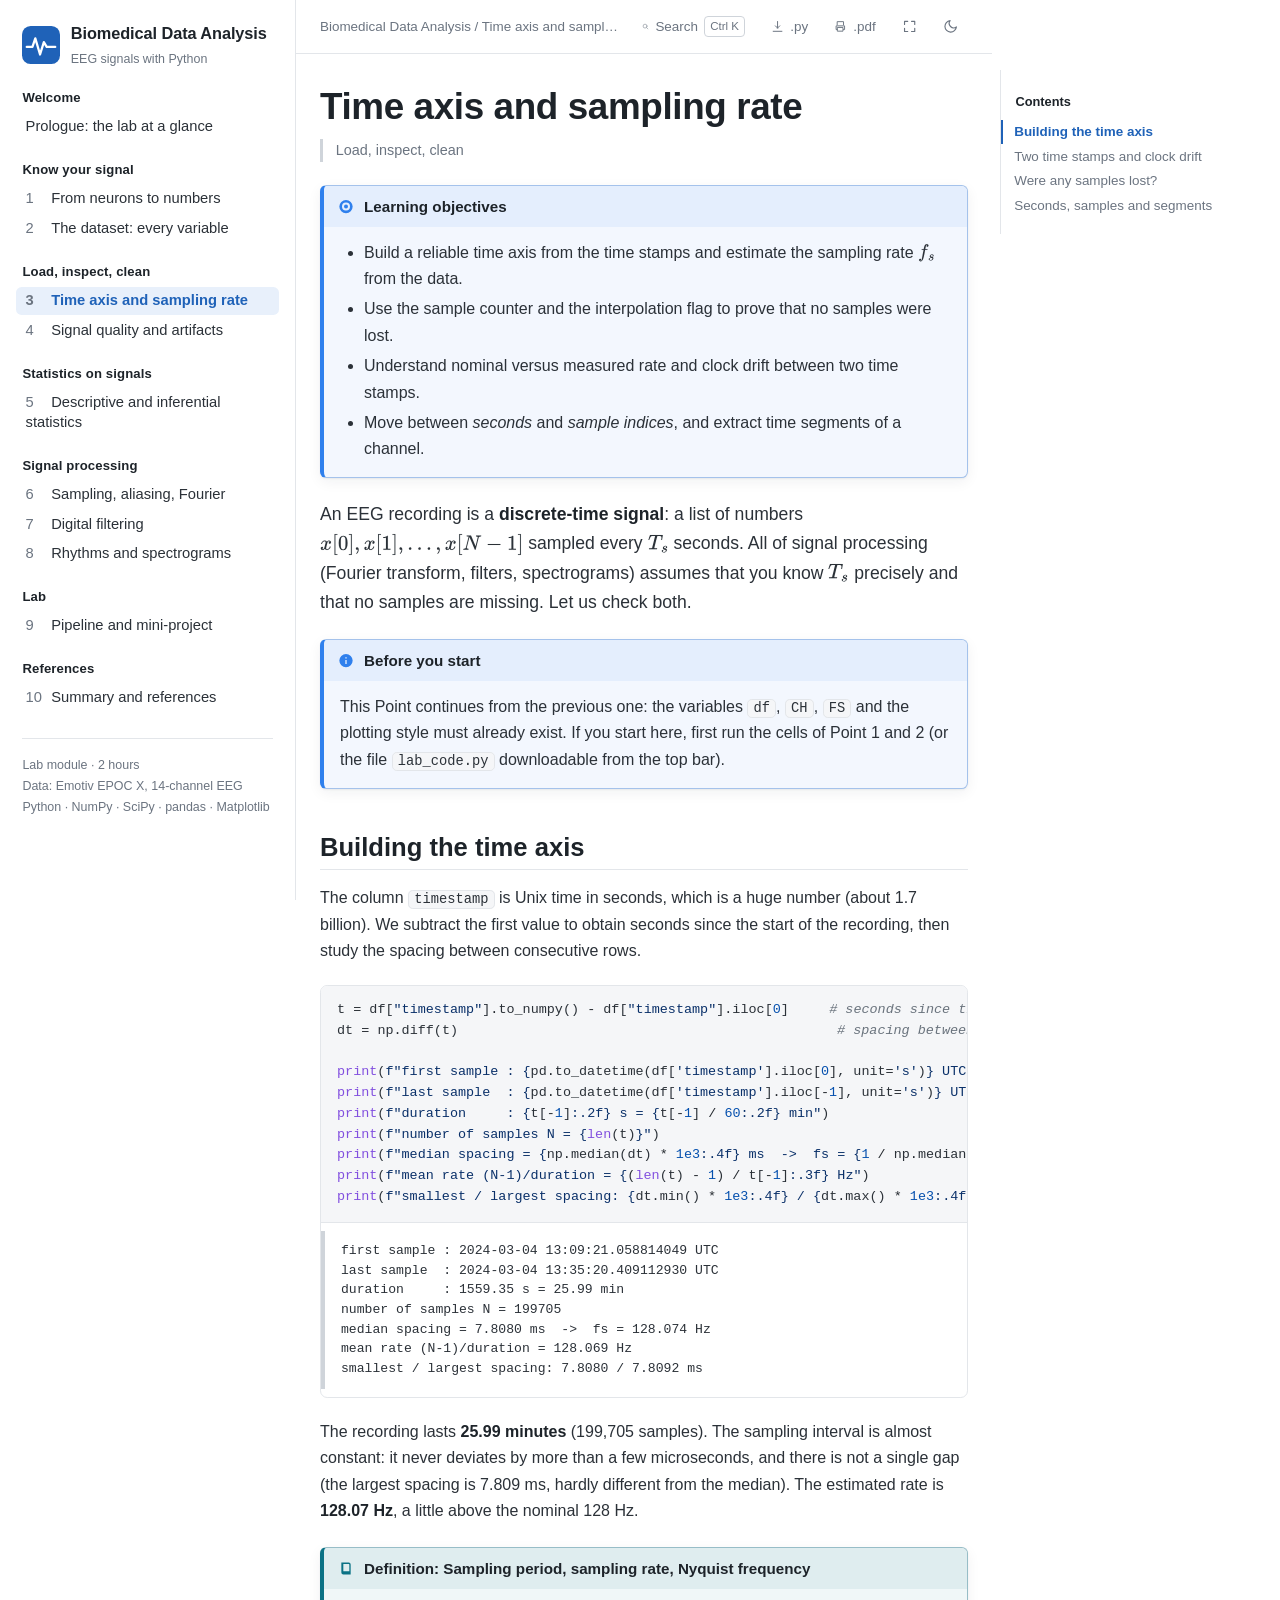
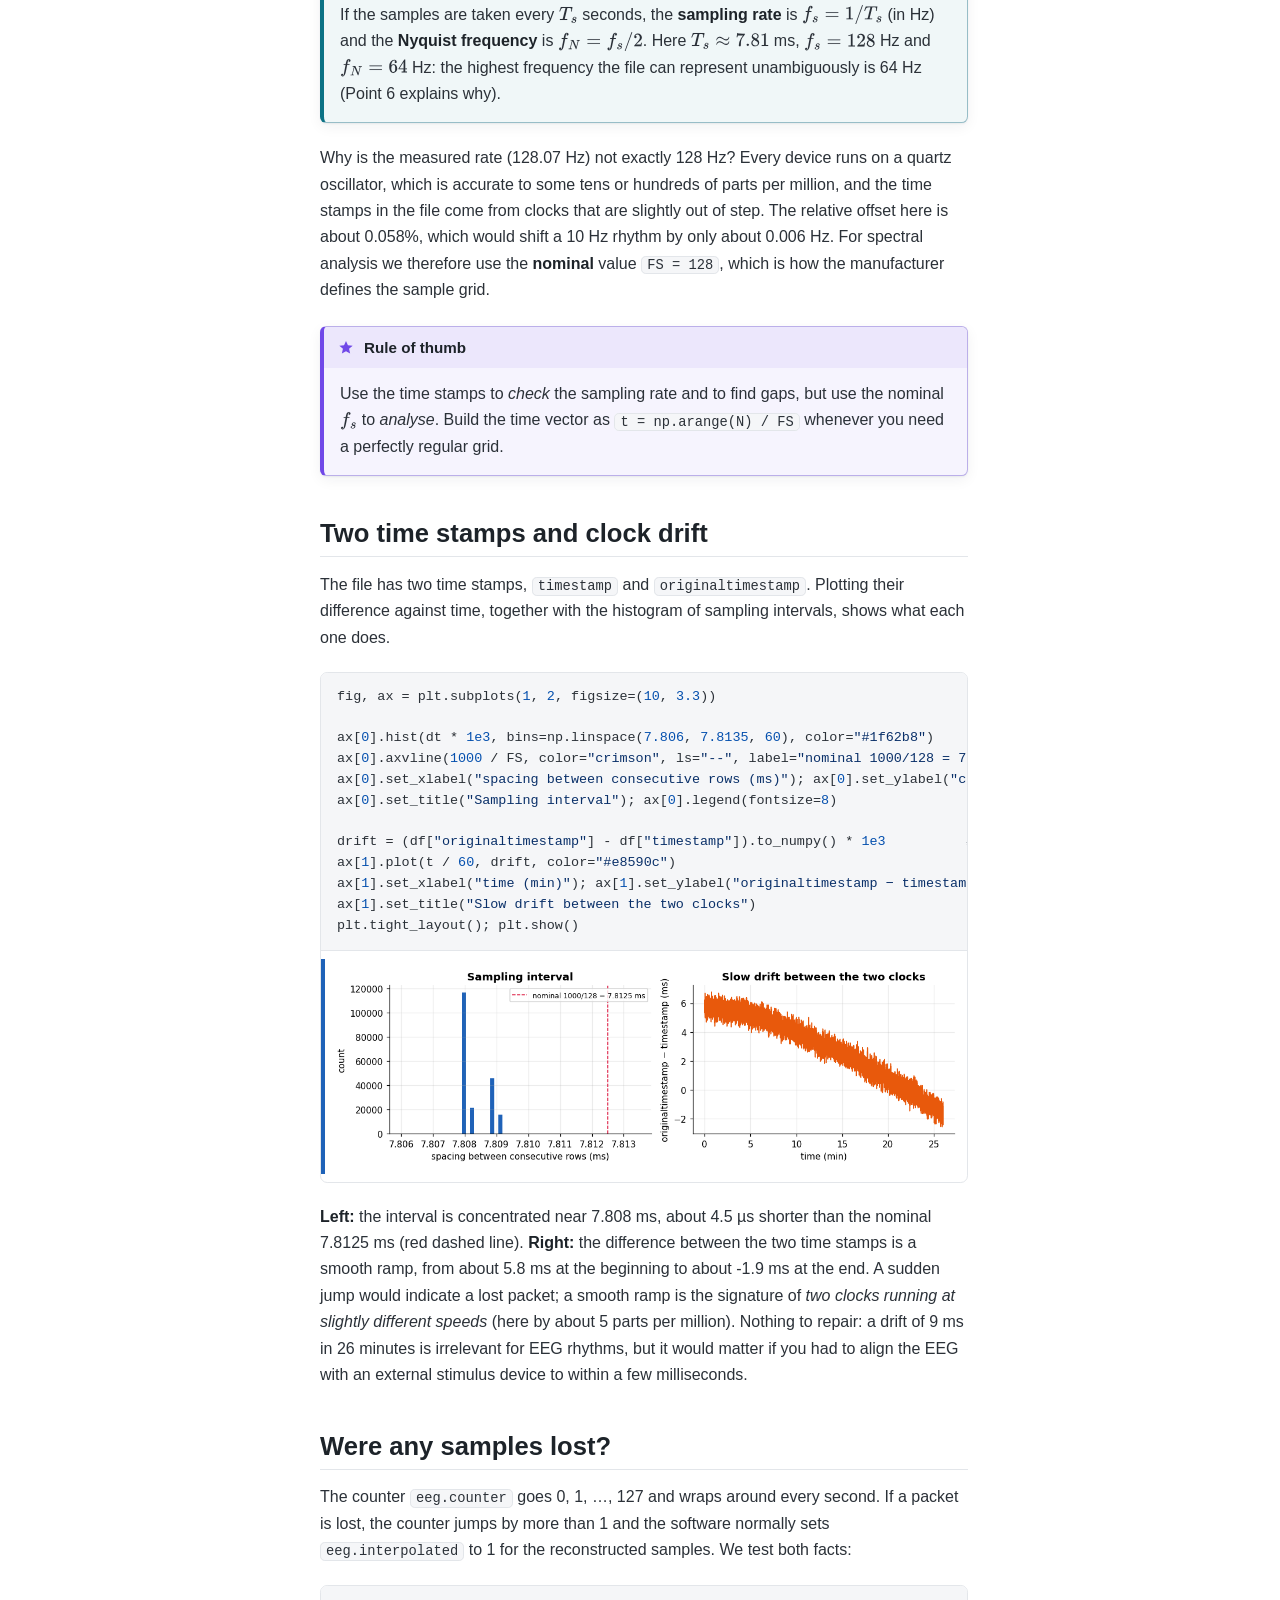
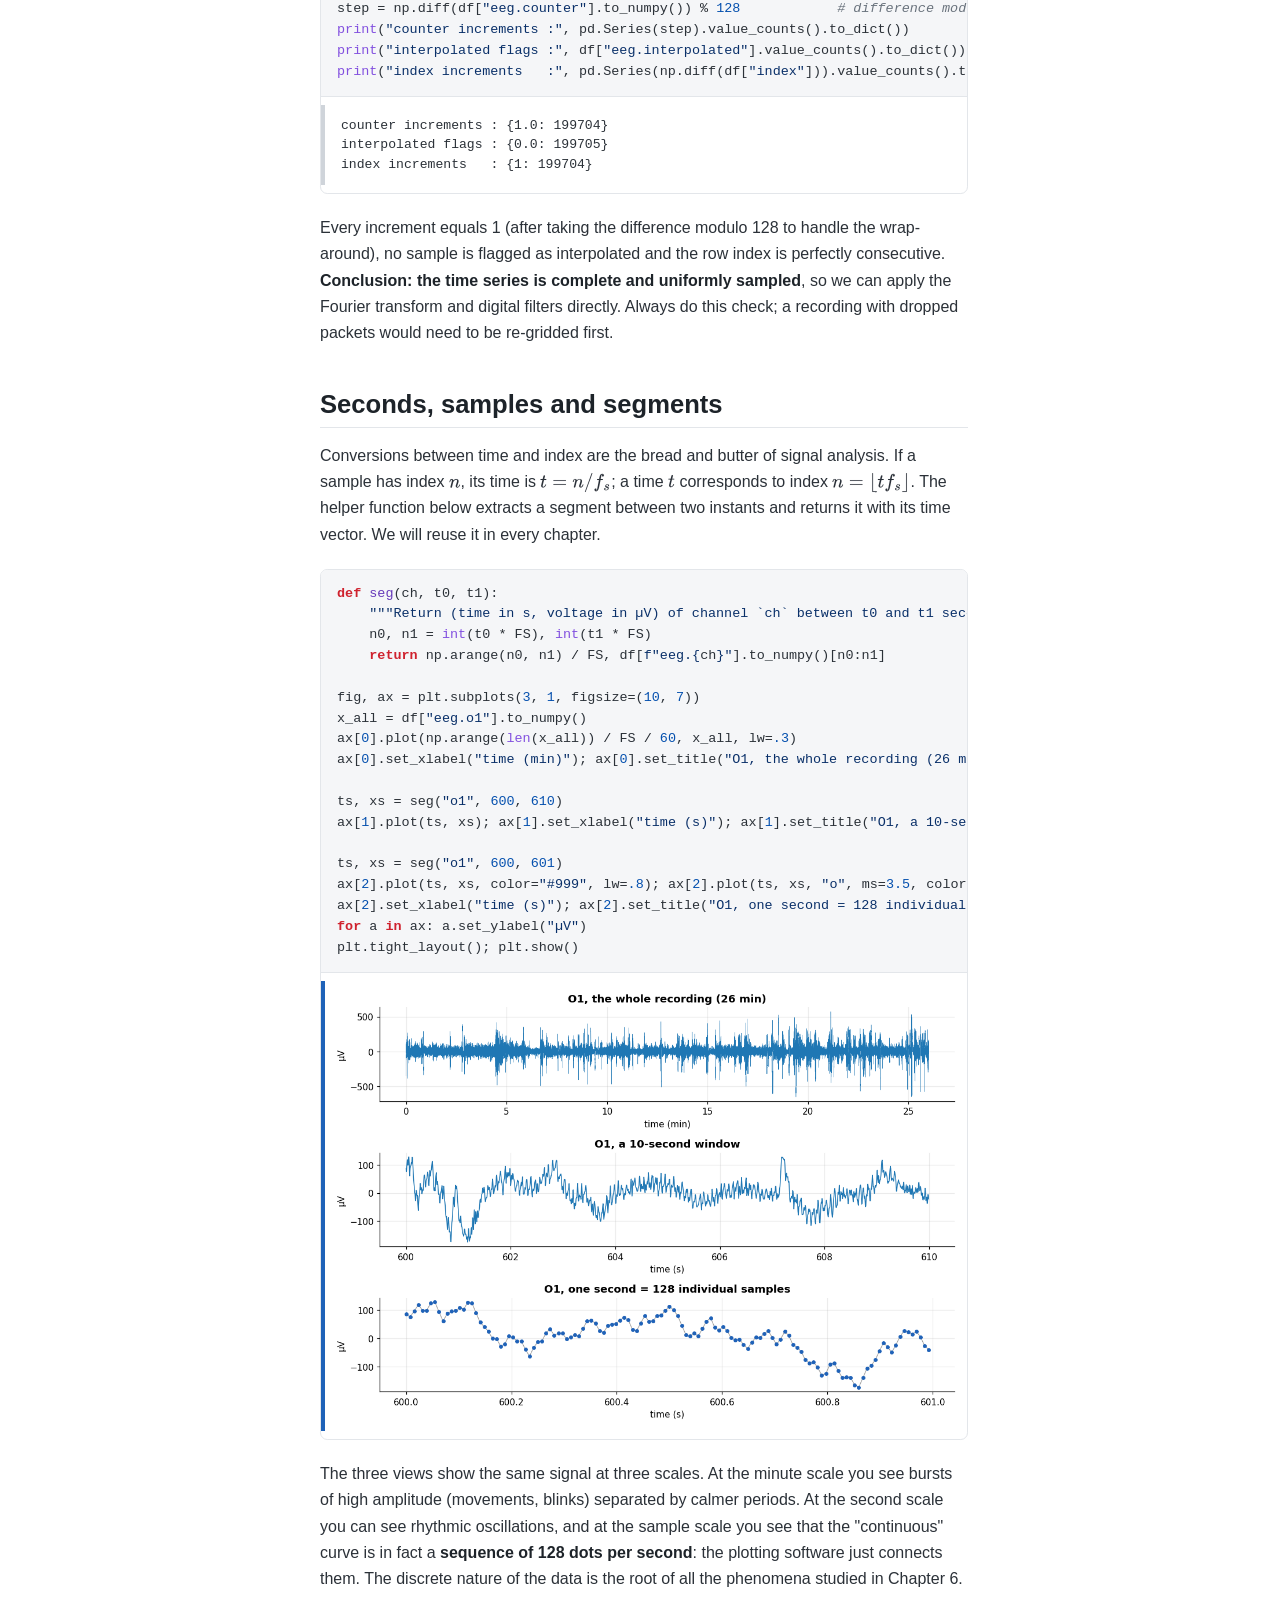
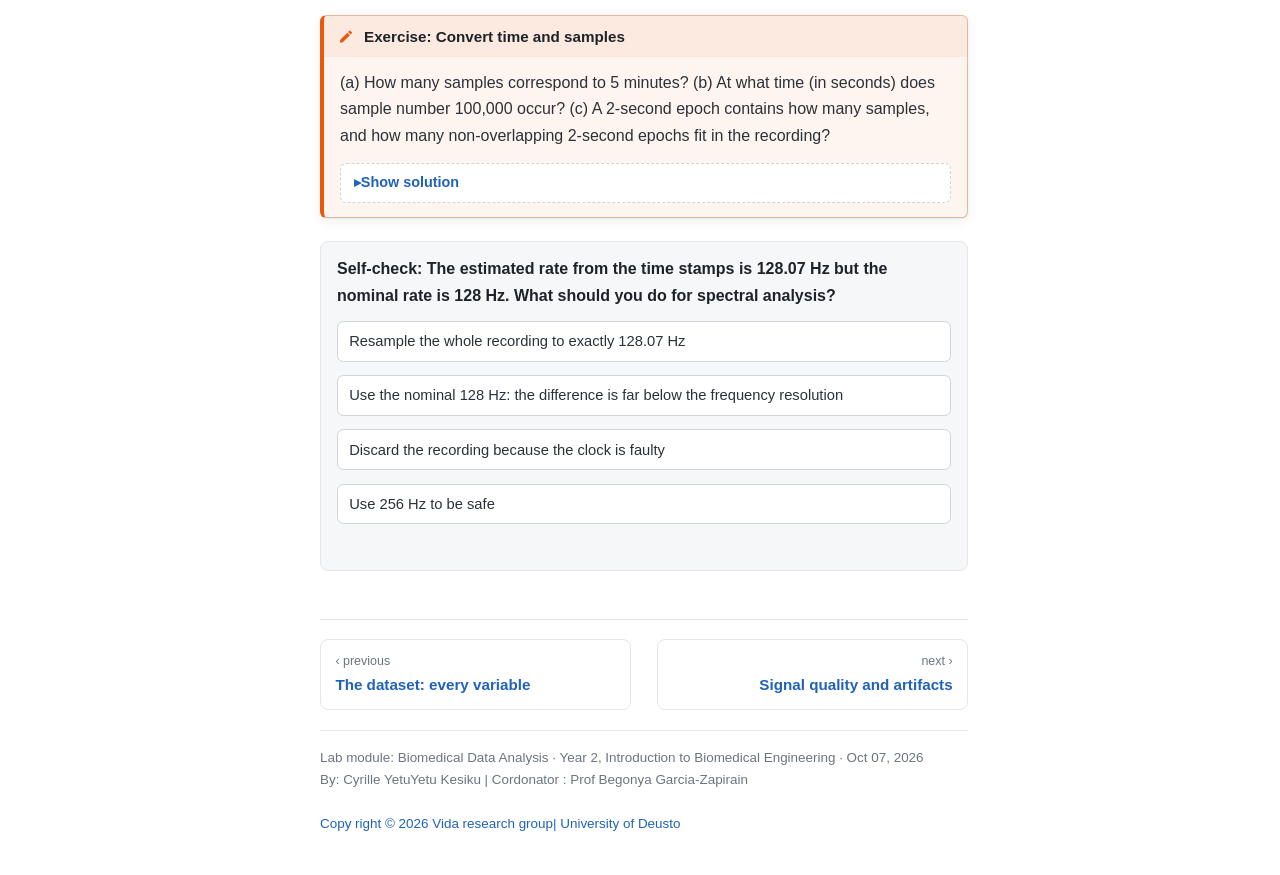
<file: bmdataanalysis/03-time-axis.html>
<!DOCTYPE html>
<html lang="en" data-theme="light">
<head>
<meta charset="utf-8">
<meta name="viewport" content="width=device-width, initial-scale=1">
<title>Time axis and sampling rate — Biomedical Data Analysis</title>
<meta name="description" content="Biomedical data analysis lab with Python on Emotiv EPOC X EEG data.">
<link rel="icon" href="data:image/svg+xml,%3Csvg xmlns='http://www.w3.org/2000/svg' viewBox='0 0 40 40'%3E%3Crect width='40' height='40' rx='9' fill='%231f62b8'/%3E%3Cpath d='M5 22h6l3-9 5 17 4-13 3 5h9' fill='none' stroke='white' stroke-width='2.6' stroke-linecap='round' stroke-linejoin='round'/%3E%3C/svg%3E">
<link rel="stylesheet" href="assets/css/style.css">
<script>
(function(){try{var t=localStorage.getItem('bda-theme');if(!t&&window.matchMedia&&matchMedia('(prefers-color-scheme: dark)').matches)t='dark';document.documentElement.setAttribute('data-theme',t||'light');}catch(e){}})();
window.MathJax={tex:{inlineMath:[['\\(','\\)']],displayMath:[['\\[','\\]']]},options:{skipHtmlTags:['script','noscript','style','textarea','pre','code']}};
</script>
<script defer src="assets/js/mathjax-tex-svg.js"></script>
<script defer src="assets/js/search-data.js"></script>
<script defer src="assets/js/main.js"></script>
</head>
<body>
<a class="skip" href="#main-content">Skip to main content</a>
<nav class="sidebar" aria-label="Main navigation"><a class="logo" href="index.html"><svg width="38" height="38" viewBox="0 0 40 40" aria-hidden="true"><rect width="40" height="40" rx="9" fill="#1f62b8"/><path d="M5 22h6l3-9 5 17 4-13 3 5h9" fill="none" stroke="#fff" stroke-width="2.4" stroke-linecap="round" stroke-linejoin="round"/></svg><span><b>Biomedical Data Analysis</b><small>EEG signals with Python</small></span></a><div class="nav-group">Welcome</div><ul><li><a href="index.html">Prologue: the lab at a glance</a></li></ul><div class="nav-group">Know your signal</div><ul><li><a href="01-neurons-to-numbers.html"><span class="num">1</span>From neurons to numbers</a></li><li><a href="02-dataset.html"><span class="num">2</span>The dataset: every variable</a></li></ul><div class="nav-group">Load, inspect, clean</div><ul><li><a href="03-time-axis.html" class="current"><span class="num">3</span>Time axis and sampling rate</a></li><li><a href="04-signal-quality.html"><span class="num">4</span>Signal quality and artifacts</a></li></ul><div class="nav-group">Statistics on signals</div><ul><li><a href="05-statistics.html"><span class="num">5</span>Descriptive and inferential statistics</a></li></ul><div class="nav-group">Signal processing</div><ul><li><a href="06-sampling-fourier.html"><span class="num">6</span>Sampling, aliasing, Fourier</a></li><li><a href="07-filtering.html"><span class="num">7</span>Digital filtering</a></li><li><a href="08-rhythms.html"><span class="num">8</span>Rhythms and spectrograms</a></li></ul><div class="nav-group">Lab</div><ul><li><a href="09-lab-pipeline.html"><span class="num">9</span>Pipeline and mini-project</a></li></ul><div class="nav-group">References</div><ul><li><a href="10-summary.html"><span class="num">10</span>Summary and references</a></li></ul><div class="sb-foot">Lab module · 2 hours<br>Data: Emotiv EPOC X, 14-channel EEG<br>Python · NumPy · SciPy · pandas · Matplotlib</div></nav>
<div class="scrim"></div>
<div class="main">
<div class="article-wrap">
<div class="article-col">
  <div class="header-bar">
    <button class="hbtn" id="sbToggle" aria-label="Toggle navigation"><svg viewBox="0 0 24 24"><path d="M3 6h18M3 12h18M3 18h18"/></svg></button>
    <span class="crumb">Biomedical Data Analysis / Time axis and sampling rate</span>
    <span class="spacer"></span>
    <button class="hbtn searchBtn" aria-label="Search"><svg viewBox="0 0 24 24"><circle cx="11" cy="11" r="7"/><path d="M21 21l-4.3-4.3"/></svg><span class="lbl">Search</span><kbd>Ctrl K</kbd></button>
    <a class="hbtn" href="assets/lab_code.py" download title="Download all code of the lab as a Python script"><svg viewBox="0 0 24 24"><path d="M12 3v12m0 0l-4-4m4 4l4-4M4 21h16"/></svg><span class="lbl">.py</span></a>
    <button class="hbtn" id="printBtn" title="Print or save as PDF" aria-label="Print"><svg viewBox="0 0 24 24"><path d="M6 9V3h12v6M6 18H4v-7h16v7h-2M7 14h10v7H7z"/></svg><span class="lbl">.pdf</span></button>
    <button class="hbtn" id="fsBtn" title="Focus mode" aria-label="Focus mode"><svg viewBox="0 0 24 24"><path d="M4 9V4h5M20 9V4h-5M4 15v5h5M20 15v5h-5"/></svg></button>
    <button class="hbtn" id="themeBtn" title="Light / dark" aria-label="Toggle dark mode"><svg viewBox="0 0 24 24"><path d="M21 12.8A9 9 0 1111.2 3a7 7 0 009.8 9.8z"/></svg></button>
  </div>
  <article id="main-content">
    
<h1 id="time-axis-and-sampling-rate">Time axis and sampling rate<a class="headerlink" href="#time-axis-and-sampling-rate" title="Permalink to this heading">#</a></h1>
<p class="meta-line">Load, inspect, clean</p>
<div class="admonition objectives"><p class="admonition-title">Learning objectives</p><div class="adm-body">
<ul>
<li>Build a reliable time axis from the time stamps and estimate the sampling rate \(f_s\) from the data.</li>
<li>Use the sample counter and the interpolation flag to prove that no samples were lost.</li>
<li>Understand nominal versus measured rate and clock drift between two time stamps.</li>
<li>Move between <em>seconds</em> and <em>sample indices</em>, and extract time segments of a channel.</li>
</ul></div></div>
<p class="lead">An EEG recording is a <strong>discrete-time signal</strong>: a list of numbers \(x[0], x[1], \dots, x[N-1]\) sampled every \(T_s\) seconds. All of signal processing (Fourier transform, filters, spectrograms) assumes that you know \(T_s\) precisely and that no samples are missing. Let us check both.</p>
<div class="admonition note"><p class="admonition-title">Before you start</p><div class="adm-body"><p>This Point continues from the previous one: the variables <code>df</code>, <code>CH</code>, <code>FS</code> and the plotting style must already exist. If you start here, first run the cells of Point 1 and 2 (or the file <code>lab_code.py</code> downloadable from the top bar).</p></div></div>

<h2 id="building-the-time-axis">Building the time axis<a class="headerlink" href="#building-the-time-axis" title="Permalink to this heading">#</a></h2>
<p>The column <code>timestamp</code> is Unix time in seconds, which is a huge number (about 1.7 billion). We subtract the first value to obtain seconds since the start of the recording, then study the spacing between consecutive rows.</p>
<div class="cell"><div class="cell_input"><div class="highlight"><pre><span class="n">t</span> <span class="o">=</span> <span class="n">df</span><span class="p">[</span><span class="s2">&quot;timestamp&quot;</span><span class="p">]</span><span class="o">.</span><span class="n">to_numpy</span><span class="p">()</span> <span class="o">-</span> <span class="n">df</span><span class="p">[</span><span class="s2">&quot;timestamp&quot;</span><span class="p">]</span><span class="o">.</span><span class="n">iloc</span><span class="p">[</span><span class="mi">0</span><span class="p">]</span>     <span class="c1"># seconds since the first sample</span>
<span class="n">dt</span> <span class="o">=</span> <span class="n">np</span><span class="o">.</span><span class="n">diff</span><span class="p">(</span><span class="n">t</span><span class="p">)</span>                                               <span class="c1"># spacing between rows</span>

<span class="nb">print</span><span class="p">(</span><span class="sa">f</span><span class="s2">&quot;first sample : </span><span class="si">{</span><span class="n">pd</span><span class="o">.</span><span class="n">to_datetime</span><span class="p">(</span><span class="n">df</span><span class="p">[</span><span class="s1">&#39;timestamp&#39;</span><span class="p">]</span><span class="o">.</span><span class="n">iloc</span><span class="p">[</span><span class="mi">0</span><span class="p">],</span><span class="w"> </span><span class="n">unit</span><span class="o">=</span><span class="s1">&#39;s&#39;</span><span class="p">)</span><span class="si">}</span><span class="s2"> UTC&quot;</span><span class="p">)</span>
<span class="nb">print</span><span class="p">(</span><span class="sa">f</span><span class="s2">&quot;last sample  : </span><span class="si">{</span><span class="n">pd</span><span class="o">.</span><span class="n">to_datetime</span><span class="p">(</span><span class="n">df</span><span class="p">[</span><span class="s1">&#39;timestamp&#39;</span><span class="p">]</span><span class="o">.</span><span class="n">iloc</span><span class="p">[</span><span class="o">-</span><span class="mi">1</span><span class="p">],</span><span class="w"> </span><span class="n">unit</span><span class="o">=</span><span class="s1">&#39;s&#39;</span><span class="p">)</span><span class="si">}</span><span class="s2"> UTC&quot;</span><span class="p">)</span>
<span class="nb">print</span><span class="p">(</span><span class="sa">f</span><span class="s2">&quot;duration     : </span><span class="si">{</span><span class="n">t</span><span class="p">[</span><span class="o">-</span><span class="mi">1</span><span class="p">]</span><span class="si">:</span><span class="s2">.2f</span><span class="si">}</span><span class="s2"> s = </span><span class="si">{</span><span class="n">t</span><span class="p">[</span><span class="o">-</span><span class="mi">1</span><span class="p">]</span><span class="w"> </span><span class="o">/</span><span class="w"> </span><span class="mi">60</span><span class="si">:</span><span class="s2">.2f</span><span class="si">}</span><span class="s2"> min&quot;</span><span class="p">)</span>
<span class="nb">print</span><span class="p">(</span><span class="sa">f</span><span class="s2">&quot;number of samples N = </span><span class="si">{</span><span class="nb">len</span><span class="p">(</span><span class="n">t</span><span class="p">)</span><span class="si">}</span><span class="s2">&quot;</span><span class="p">)</span>
<span class="nb">print</span><span class="p">(</span><span class="sa">f</span><span class="s2">&quot;median spacing = </span><span class="si">{</span><span class="n">np</span><span class="o">.</span><span class="n">median</span><span class="p">(</span><span class="n">dt</span><span class="p">)</span><span class="w"> </span><span class="o">*</span><span class="w"> </span><span class="mf">1e3</span><span class="si">:</span><span class="s2">.4f</span><span class="si">}</span><span class="s2"> ms  -&gt;  fs = </span><span class="si">{</span><span class="mi">1</span><span class="w"> </span><span class="o">/</span><span class="w"> </span><span class="n">np</span><span class="o">.</span><span class="n">median</span><span class="p">(</span><span class="n">dt</span><span class="p">)</span><span class="si">:</span><span class="s2">.3f</span><span class="si">}</span><span class="s2"> Hz&quot;</span><span class="p">)</span>
<span class="nb">print</span><span class="p">(</span><span class="sa">f</span><span class="s2">&quot;mean rate (N-1)/duration = </span><span class="si">{</span><span class="p">(</span><span class="nb">len</span><span class="p">(</span><span class="n">t</span><span class="p">)</span><span class="w"> </span><span class="o">-</span><span class="w"> </span><span class="mi">1</span><span class="p">)</span><span class="w"> </span><span class="o">/</span><span class="w"> </span><span class="n">t</span><span class="p">[</span><span class="o">-</span><span class="mi">1</span><span class="p">]</span><span class="si">:</span><span class="s2">.3f</span><span class="si">}</span><span class="s2"> Hz&quot;</span><span class="p">)</span>
<span class="nb">print</span><span class="p">(</span><span class="sa">f</span><span class="s2">&quot;smallest / largest spacing: </span><span class="si">{</span><span class="n">dt</span><span class="o">.</span><span class="n">min</span><span class="p">()</span><span class="w"> </span><span class="o">*</span><span class="w"> </span><span class="mf">1e3</span><span class="si">:</span><span class="s2">.4f</span><span class="si">}</span><span class="s2"> / </span><span class="si">{</span><span class="n">dt</span><span class="o">.</span><span class="n">max</span><span class="p">()</span><span class="w"> </span><span class="o">*</span><span class="w"> </span><span class="mf">1e3</span><span class="si">:</span><span class="s2">.4f</span><span class="si">}</span><span class="s2"> ms&quot;</span><span class="p">)</span>
</pre></div><button class="copybtn" title="Copy code" aria-label="Copy code">Copy</button></div><div class="cell_output"><pre>first sample : 2024-03-04 13:09:21.058814049 UTC
last sample  : 2024-03-04 13:35:20.409112930 UTC
duration     : 1559.35 s = 25.99 min
number of samples N = 199705
median spacing = 7.8080 ms  -&gt;  fs = 128.074 Hz
mean rate (N-1)/duration = 128.069 Hz
smallest / largest spacing: 7.8080 / 7.8092 ms</pre></div></div>
<p>The recording lasts <strong>25.99 minutes</strong> (199,705 samples). The sampling interval is almost constant: it never deviates by more than a few microseconds, and there is not a single gap (the largest spacing is 7.809 ms, hardly different from the median). The estimated rate is <strong>128.07 Hz</strong>, a little above the nominal 128 Hz.</p>
<div class="admonition definition"><p class="admonition-title">Definition: Sampling period, sampling rate, Nyquist frequency</p><div class="adm-body">
<p>If the samples are taken every \(T_s\) seconds, the <strong>sampling rate</strong> is \(f_s = 1/T_s\) (in Hz) and the <strong>Nyquist frequency</strong> is \(f_N = f_s/2\). Here \(T_s \approx 7.81\) ms, \(f_s = 128\) Hz and \(f_N = 64\) Hz: the highest frequency the file can represent unambiguously is 64 Hz (Point 6 explains why).</p></div></div>
<p>Why is the measured rate (128.07 Hz) not exactly 128 Hz? Every device runs on a quartz oscillator, which is accurate to some tens or hundreds of parts per million, and the time stamps in the file come from clocks that are slightly out of step. The relative offset here is about 0.058%, which would shift a 10 Hz rhythm by only about 0.006 Hz. For spectral analysis we therefore use the <strong>nominal</strong> value <code>FS = 128</code>, which is how the manufacturer defines the sample grid.</p>
<div class="admonition key"><p class="admonition-title">Rule of thumb</p><div class="adm-body"><p>Use the time stamps to <em>check</em> the sampling rate and to find gaps, but use the nominal \(f_s\) to <em>analyse</em>. Build the time vector as <code>t = np.arange(N) / FS</code> whenever you need a perfectly regular grid.</p></div></div>

<h2 id="two-time-stamps-and-clock-drift">Two time stamps and clock drift<a class="headerlink" href="#two-time-stamps-and-clock-drift" title="Permalink to this heading">#</a></h2>
<p>The file has two time stamps, <code>timestamp</code> and <code>originaltimestamp</code>. Plotting their difference against time, together with the histogram of sampling intervals, shows what each one does.</p>
<div class="cell"><div class="cell_input"><div class="highlight"><pre><span class="n">fig</span><span class="p">,</span> <span class="n">ax</span> <span class="o">=</span> <span class="n">plt</span><span class="o">.</span><span class="n">subplots</span><span class="p">(</span><span class="mi">1</span><span class="p">,</span> <span class="mi">2</span><span class="p">,</span> <span class="n">figsize</span><span class="o">=</span><span class="p">(</span><span class="mi">10</span><span class="p">,</span> <span class="mf">3.3</span><span class="p">))</span>

<span class="n">ax</span><span class="p">[</span><span class="mi">0</span><span class="p">]</span><span class="o">.</span><span class="n">hist</span><span class="p">(</span><span class="n">dt</span> <span class="o">*</span> <span class="mf">1e3</span><span class="p">,</span> <span class="n">bins</span><span class="o">=</span><span class="n">np</span><span class="o">.</span><span class="n">linspace</span><span class="p">(</span><span class="mf">7.806</span><span class="p">,</span> <span class="mf">7.8135</span><span class="p">,</span> <span class="mi">60</span><span class="p">),</span> <span class="n">color</span><span class="o">=</span><span class="s2">&quot;#1f62b8&quot;</span><span class="p">)</span>
<span class="n">ax</span><span class="p">[</span><span class="mi">0</span><span class="p">]</span><span class="o">.</span><span class="n">axvline</span><span class="p">(</span><span class="mi">1000</span> <span class="o">/</span> <span class="n">FS</span><span class="p">,</span> <span class="n">color</span><span class="o">=</span><span class="s2">&quot;crimson&quot;</span><span class="p">,</span> <span class="n">ls</span><span class="o">=</span><span class="s2">&quot;--&quot;</span><span class="p">,</span> <span class="n">label</span><span class="o">=</span><span class="s2">&quot;nominal 1000/128 = 7.8125 ms&quot;</span><span class="p">)</span>
<span class="n">ax</span><span class="p">[</span><span class="mi">0</span><span class="p">]</span><span class="o">.</span><span class="n">set_xlabel</span><span class="p">(</span><span class="s2">&quot;spacing between consecutive rows (ms)&quot;</span><span class="p">);</span> <span class="n">ax</span><span class="p">[</span><span class="mi">0</span><span class="p">]</span><span class="o">.</span><span class="n">set_ylabel</span><span class="p">(</span><span class="s2">&quot;count&quot;</span><span class="p">)</span>
<span class="n">ax</span><span class="p">[</span><span class="mi">0</span><span class="p">]</span><span class="o">.</span><span class="n">set_title</span><span class="p">(</span><span class="s2">&quot;Sampling interval&quot;</span><span class="p">);</span> <span class="n">ax</span><span class="p">[</span><span class="mi">0</span><span class="p">]</span><span class="o">.</span><span class="n">legend</span><span class="p">(</span><span class="n">fontsize</span><span class="o">=</span><span class="mi">8</span><span class="p">)</span>

<span class="n">drift</span> <span class="o">=</span> <span class="p">(</span><span class="n">df</span><span class="p">[</span><span class="s2">&quot;originaltimestamp&quot;</span><span class="p">]</span> <span class="o">-</span> <span class="n">df</span><span class="p">[</span><span class="s2">&quot;timestamp&quot;</span><span class="p">])</span><span class="o">.</span><span class="n">to_numpy</span><span class="p">()</span> <span class="o">*</span> <span class="mf">1e3</span>          <span class="c1"># milliseconds</span>
<span class="n">ax</span><span class="p">[</span><span class="mi">1</span><span class="p">]</span><span class="o">.</span><span class="n">plot</span><span class="p">(</span><span class="n">t</span> <span class="o">/</span> <span class="mi">60</span><span class="p">,</span> <span class="n">drift</span><span class="p">,</span> <span class="n">color</span><span class="o">=</span><span class="s2">&quot;#e8590c&quot;</span><span class="p">)</span>
<span class="n">ax</span><span class="p">[</span><span class="mi">1</span><span class="p">]</span><span class="o">.</span><span class="n">set_xlabel</span><span class="p">(</span><span class="s2">&quot;time (min)&quot;</span><span class="p">);</span> <span class="n">ax</span><span class="p">[</span><span class="mi">1</span><span class="p">]</span><span class="o">.</span><span class="n">set_ylabel</span><span class="p">(</span><span class="s2">&quot;originaltimestamp − timestamp (ms)&quot;</span><span class="p">)</span>
<span class="n">ax</span><span class="p">[</span><span class="mi">1</span><span class="p">]</span><span class="o">.</span><span class="n">set_title</span><span class="p">(</span><span class="s2">&quot;Slow drift between the two clocks&quot;</span><span class="p">)</span>
<span class="n">plt</span><span class="o">.</span><span class="n">tight_layout</span><span class="p">();</span> <span class="n">plt</span><span class="o">.</span><span class="n">show</span><span class="p">()</span>
</pre></div><button class="copybtn" title="Copy code" aria-label="Copy code">Copy</button></div><figure class="cell_output fig_out"><img src="assets/img/03-time-axis_1.png" alt="Figure output" loading="lazy"></figure></div>
<p><strong>Left:</strong> the interval is concentrated near 7.808 ms, about 4.5 µs shorter than the nominal 7.8125 ms (red dashed line). <strong>Right:</strong> the difference between the two time stamps is a smooth ramp, from about 5.8 ms at the beginning to about -1.9 ms at the end. A sudden jump would indicate a lost packet; a smooth ramp is the signature of <em>two clocks running at slightly different speeds</em> (here by about 5 parts per million). Nothing to repair: a drift of 9 ms in 26 minutes is irrelevant for EEG rhythms, but it would matter if you had to align the EEG with an external stimulus device to within a few milliseconds.</p>

<h2 id="were-any-samples-lost">Were any samples lost?<a class="headerlink" href="#were-any-samples-lost" title="Permalink to this heading">#</a></h2>
<p>The counter <code>eeg.counter</code> goes 0, 1, …, 127 and wraps around every second. If a packet is lost, the counter jumps by more than 1 and the software normally sets <code>eeg.interpolated</code> to 1 for the reconstructed samples. We test both facts:</p>
<div class="cell"><div class="cell_input"><div class="highlight"><pre><span class="n">step</span> <span class="o">=</span> <span class="n">np</span><span class="o">.</span><span class="n">diff</span><span class="p">(</span><span class="n">df</span><span class="p">[</span><span class="s2">&quot;eeg.counter&quot;</span><span class="p">]</span><span class="o">.</span><span class="n">to_numpy</span><span class="p">())</span> <span class="o">%</span> <span class="mi">128</span>            <span class="c1"># difference modulo 128 (wrap-around)</span>
<span class="nb">print</span><span class="p">(</span><span class="s2">&quot;counter increments :&quot;</span><span class="p">,</span> <span class="n">pd</span><span class="o">.</span><span class="n">Series</span><span class="p">(</span><span class="n">step</span><span class="p">)</span><span class="o">.</span><span class="n">value_counts</span><span class="p">()</span><span class="o">.</span><span class="n">to_dict</span><span class="p">())</span>
<span class="nb">print</span><span class="p">(</span><span class="s2">&quot;interpolated flags :&quot;</span><span class="p">,</span> <span class="n">df</span><span class="p">[</span><span class="s2">&quot;eeg.interpolated&quot;</span><span class="p">]</span><span class="o">.</span><span class="n">value_counts</span><span class="p">()</span><span class="o">.</span><span class="n">to_dict</span><span class="p">())</span>
<span class="nb">print</span><span class="p">(</span><span class="s2">&quot;index increments   :&quot;</span><span class="p">,</span> <span class="n">pd</span><span class="o">.</span><span class="n">Series</span><span class="p">(</span><span class="n">np</span><span class="o">.</span><span class="n">diff</span><span class="p">(</span><span class="n">df</span><span class="p">[</span><span class="s2">&quot;index&quot;</span><span class="p">]))</span><span class="o">.</span><span class="n">value_counts</span><span class="p">()</span><span class="o">.</span><span class="n">to_dict</span><span class="p">())</span>
</pre></div><button class="copybtn" title="Copy code" aria-label="Copy code">Copy</button></div><div class="cell_output"><pre>counter increments : {1.0: 199704}
interpolated flags : {0.0: 199705}
index increments   : {1: 199704}</pre></div></div>
<p>Every increment equals 1 (after taking the difference modulo 128 to handle the wrap-around), no sample is flagged as interpolated and the row index is perfectly consecutive. <strong>Conclusion: the time series is complete and uniformly sampled</strong>, so we can apply the Fourier transform and digital filters directly. Always do this check; a recording with dropped packets would need to be re-gridded first.</p>

<h2 id="seconds-samples-and-segments">Seconds, samples and segments<a class="headerlink" href="#seconds-samples-and-segments" title="Permalink to this heading">#</a></h2>
<p>Conversions between time and index are the bread and butter of signal analysis. If a sample has index \(n\), its time is \(t = n/f_s\); a time \(t\) corresponds to index \(n = \lfloor t f_s \rfloor\). The helper function below extracts a segment between two instants and returns it with its time vector. We will reuse it in every chapter.</p>
<div class="cell"><div class="cell_input"><div class="highlight"><pre><span class="k">def</span><span class="w"> </span><span class="nf">seg</span><span class="p">(</span><span class="n">ch</span><span class="p">,</span> <span class="n">t0</span><span class="p">,</span> <span class="n">t1</span><span class="p">):</span>
<span class="w">    </span><span class="sd">&quot;&quot;&quot;Return (time in s, voltage in µV) of channel `ch` between t0 and t1 seconds.&quot;&quot;&quot;</span>
    <span class="n">n0</span><span class="p">,</span> <span class="n">n1</span> <span class="o">=</span> <span class="nb">int</span><span class="p">(</span><span class="n">t0</span> <span class="o">*</span> <span class="n">FS</span><span class="p">),</span> <span class="nb">int</span><span class="p">(</span><span class="n">t1</span> <span class="o">*</span> <span class="n">FS</span><span class="p">)</span>
    <span class="k">return</span> <span class="n">np</span><span class="o">.</span><span class="n">arange</span><span class="p">(</span><span class="n">n0</span><span class="p">,</span> <span class="n">n1</span><span class="p">)</span> <span class="o">/</span> <span class="n">FS</span><span class="p">,</span> <span class="n">df</span><span class="p">[</span><span class="sa">f</span><span class="s2">&quot;eeg.</span><span class="si">{</span><span class="n">ch</span><span class="si">}</span><span class="s2">&quot;</span><span class="p">]</span><span class="o">.</span><span class="n">to_numpy</span><span class="p">()[</span><span class="n">n0</span><span class="p">:</span><span class="n">n1</span><span class="p">]</span>

<span class="n">fig</span><span class="p">,</span> <span class="n">ax</span> <span class="o">=</span> <span class="n">plt</span><span class="o">.</span><span class="n">subplots</span><span class="p">(</span><span class="mi">3</span><span class="p">,</span> <span class="mi">1</span><span class="p">,</span> <span class="n">figsize</span><span class="o">=</span><span class="p">(</span><span class="mi">10</span><span class="p">,</span> <span class="mi">7</span><span class="p">))</span>
<span class="n">x_all</span> <span class="o">=</span> <span class="n">df</span><span class="p">[</span><span class="s2">&quot;eeg.o1&quot;</span><span class="p">]</span><span class="o">.</span><span class="n">to_numpy</span><span class="p">()</span>
<span class="n">ax</span><span class="p">[</span><span class="mi">0</span><span class="p">]</span><span class="o">.</span><span class="n">plot</span><span class="p">(</span><span class="n">np</span><span class="o">.</span><span class="n">arange</span><span class="p">(</span><span class="nb">len</span><span class="p">(</span><span class="n">x_all</span><span class="p">))</span> <span class="o">/</span> <span class="n">FS</span> <span class="o">/</span> <span class="mi">60</span><span class="p">,</span> <span class="n">x_all</span><span class="p">,</span> <span class="n">lw</span><span class="o">=</span><span class="mf">.3</span><span class="p">)</span>
<span class="n">ax</span><span class="p">[</span><span class="mi">0</span><span class="p">]</span><span class="o">.</span><span class="n">set_xlabel</span><span class="p">(</span><span class="s2">&quot;time (min)&quot;</span><span class="p">);</span> <span class="n">ax</span><span class="p">[</span><span class="mi">0</span><span class="p">]</span><span class="o">.</span><span class="n">set_title</span><span class="p">(</span><span class="s2">&quot;O1, the whole recording (26 min)&quot;</span><span class="p">)</span>

<span class="n">ts</span><span class="p">,</span> <span class="n">xs</span> <span class="o">=</span> <span class="n">seg</span><span class="p">(</span><span class="s2">&quot;o1&quot;</span><span class="p">,</span> <span class="mi">600</span><span class="p">,</span> <span class="mi">610</span><span class="p">)</span>
<span class="n">ax</span><span class="p">[</span><span class="mi">1</span><span class="p">]</span><span class="o">.</span><span class="n">plot</span><span class="p">(</span><span class="n">ts</span><span class="p">,</span> <span class="n">xs</span><span class="p">);</span> <span class="n">ax</span><span class="p">[</span><span class="mi">1</span><span class="p">]</span><span class="o">.</span><span class="n">set_xlabel</span><span class="p">(</span><span class="s2">&quot;time (s)&quot;</span><span class="p">);</span> <span class="n">ax</span><span class="p">[</span><span class="mi">1</span><span class="p">]</span><span class="o">.</span><span class="n">set_title</span><span class="p">(</span><span class="s2">&quot;O1, a 10-second window&quot;</span><span class="p">)</span>

<span class="n">ts</span><span class="p">,</span> <span class="n">xs</span> <span class="o">=</span> <span class="n">seg</span><span class="p">(</span><span class="s2">&quot;o1&quot;</span><span class="p">,</span> <span class="mi">600</span><span class="p">,</span> <span class="mi">601</span><span class="p">)</span>
<span class="n">ax</span><span class="p">[</span><span class="mi">2</span><span class="p">]</span><span class="o">.</span><span class="n">plot</span><span class="p">(</span><span class="n">ts</span><span class="p">,</span> <span class="n">xs</span><span class="p">,</span> <span class="n">color</span><span class="o">=</span><span class="s2">&quot;#999&quot;</span><span class="p">,</span> <span class="n">lw</span><span class="o">=</span><span class="mf">.8</span><span class="p">);</span> <span class="n">ax</span><span class="p">[</span><span class="mi">2</span><span class="p">]</span><span class="o">.</span><span class="n">plot</span><span class="p">(</span><span class="n">ts</span><span class="p">,</span> <span class="n">xs</span><span class="p">,</span> <span class="s2">&quot;o&quot;</span><span class="p">,</span> <span class="n">ms</span><span class="o">=</span><span class="mf">3.5</span><span class="p">,</span> <span class="n">color</span><span class="o">=</span><span class="s2">&quot;#1f62b8&quot;</span><span class="p">)</span>
<span class="n">ax</span><span class="p">[</span><span class="mi">2</span><span class="p">]</span><span class="o">.</span><span class="n">set_xlabel</span><span class="p">(</span><span class="s2">&quot;time (s)&quot;</span><span class="p">);</span> <span class="n">ax</span><span class="p">[</span><span class="mi">2</span><span class="p">]</span><span class="o">.</span><span class="n">set_title</span><span class="p">(</span><span class="s2">&quot;O1, one second = 128 individual samples&quot;</span><span class="p">)</span>
<span class="k">for</span> <span class="n">a</span> <span class="ow">in</span> <span class="n">ax</span><span class="p">:</span> <span class="n">a</span><span class="o">.</span><span class="n">set_ylabel</span><span class="p">(</span><span class="s2">&quot;µV&quot;</span><span class="p">)</span>
<span class="n">plt</span><span class="o">.</span><span class="n">tight_layout</span><span class="p">();</span> <span class="n">plt</span><span class="o">.</span><span class="n">show</span><span class="p">()</span>
</pre></div><button class="copybtn" title="Copy code" aria-label="Copy code">Copy</button></div><figure class="cell_output fig_out"><img src="assets/img/03-time-axis_2.png" alt="Figure output" loading="lazy"></figure></div>
<p>The three views show the same signal at three scales. At the minute scale you see bursts of high amplitude (movements, blinks) separated by calmer periods. At the second scale you can see rhythmic oscillations, and at the sample scale you see that the "continuous" curve is in fact a <strong>sequence of 128 dots per second</strong>: the plotting software just connects them. The discrete nature of the data is the root of all the phenomena studied in Chapter 6.</p>
<div class="admonition exercise"><p class="admonition-title">Exercise: Convert time and samples</p><div class="adm-body"><p>(a) How many samples correspond to 5 minutes? (b) At what time (in seconds) does sample number 100,000 occur? (c) A 2-second epoch contains how many samples, and how many non-overlapping 2-second epochs fit in the recording?</p><details class="solution"><summary>Show solution</summary><div class="sol-body"><p>(a) \(5\times 60\times 128 = 38{,}400\) samples. (b) \(100{,}000/128 = 781.25\) s, i.e. 13 min 1.25 s. (c) \(2\times128 = 256\) samples per epoch; \(\lfloor 199{,}705/256 \rfloor = 780\) epochs.</p><pre style="white-space:pre-wrap">print(5*60*FS, 100_000/FS, 2*FS, len(df)//(2*FS))</pre></div></details></div></div><div class="quiz" data-correct="1" data-explain="A relative offset of 0.05% moves a 10 Hz component by 0.005 Hz, much smaller than the typical frequency resolution of 0.25 to 1 Hz. The nominal grid is the right working assumption."><p class="q">Self-check: The estimated rate from the time stamps is 128.07 Hz but the nominal rate is 128 Hz. What should you do for spectral analysis?</p><ul><li><button type='button'>Resample the whole recording to exactly 128.07 Hz</button></li><li><button type='button'>Use the nominal 128 Hz: the difference is far below the frequency resolution</button></li><li><button type='button'>Discard the recording because the clock is faulty</button></li><li><button type='button'>Use 256 Hz to be safe</button></li></ul><p class="fb" aria-live="polite"></p></div>

    <div class="prevnext"><a class="prev" href="02-dataset.html"><small>‹ previous</small><b>The dataset: every variable</b></a><a class="next" href="04-signal-quality.html"><small>next ›</small><b>Signal quality and artifacts</b></a></div>
  </article>
  <div class="footer">Lab module: Biomedical Data Analysis · Year 2, 
    Introduction to Biomedical Engineering · Oct 07, 2026<br>
    By: Cyrille YetuYetu Kesiku | Cordonator : Prof Begonya Garcia-Zapirain
    <br>
    
  <br>
<a href="https://evida.deusto.es/" download>Copy right © 2026 Vida research group| University of Deusto</a>
</div>
</div>
<aside class="toc-col"><div class="toc"><h5>Contents</h5><ul><li class="l2"><a href="#building-the-time-axis">Building the time axis</a></li><li class="l2"><a href="#two-time-stamps-and-clock-drift">Two time stamps and clock drift</a></li><li class="l2"><a href="#were-any-samples-lost">Were any samples lost?</a></li><li class="l2"><a href="#seconds-samples-and-segments">Seconds, samples and segments</a></li></ul></div></aside>
</div>
</div>
<button class="hbtn totop" aria-label="Back to top"><svg viewBox="0 0 24 24"><path d="M12 19V5m0 0l-6 6m6-6l6 6"/></svg></button>
<div class="modal" id="searchModal" role="dialog" aria-label="Search"><div class="search-box">
<input id="searchInput" type="search" placeholder="Search the lab… (try: Welch, quality, aliasing)" autocomplete="off">
<ul class="search-results" id="searchResults"></ul></div></div>
</body>
</html>
</file>
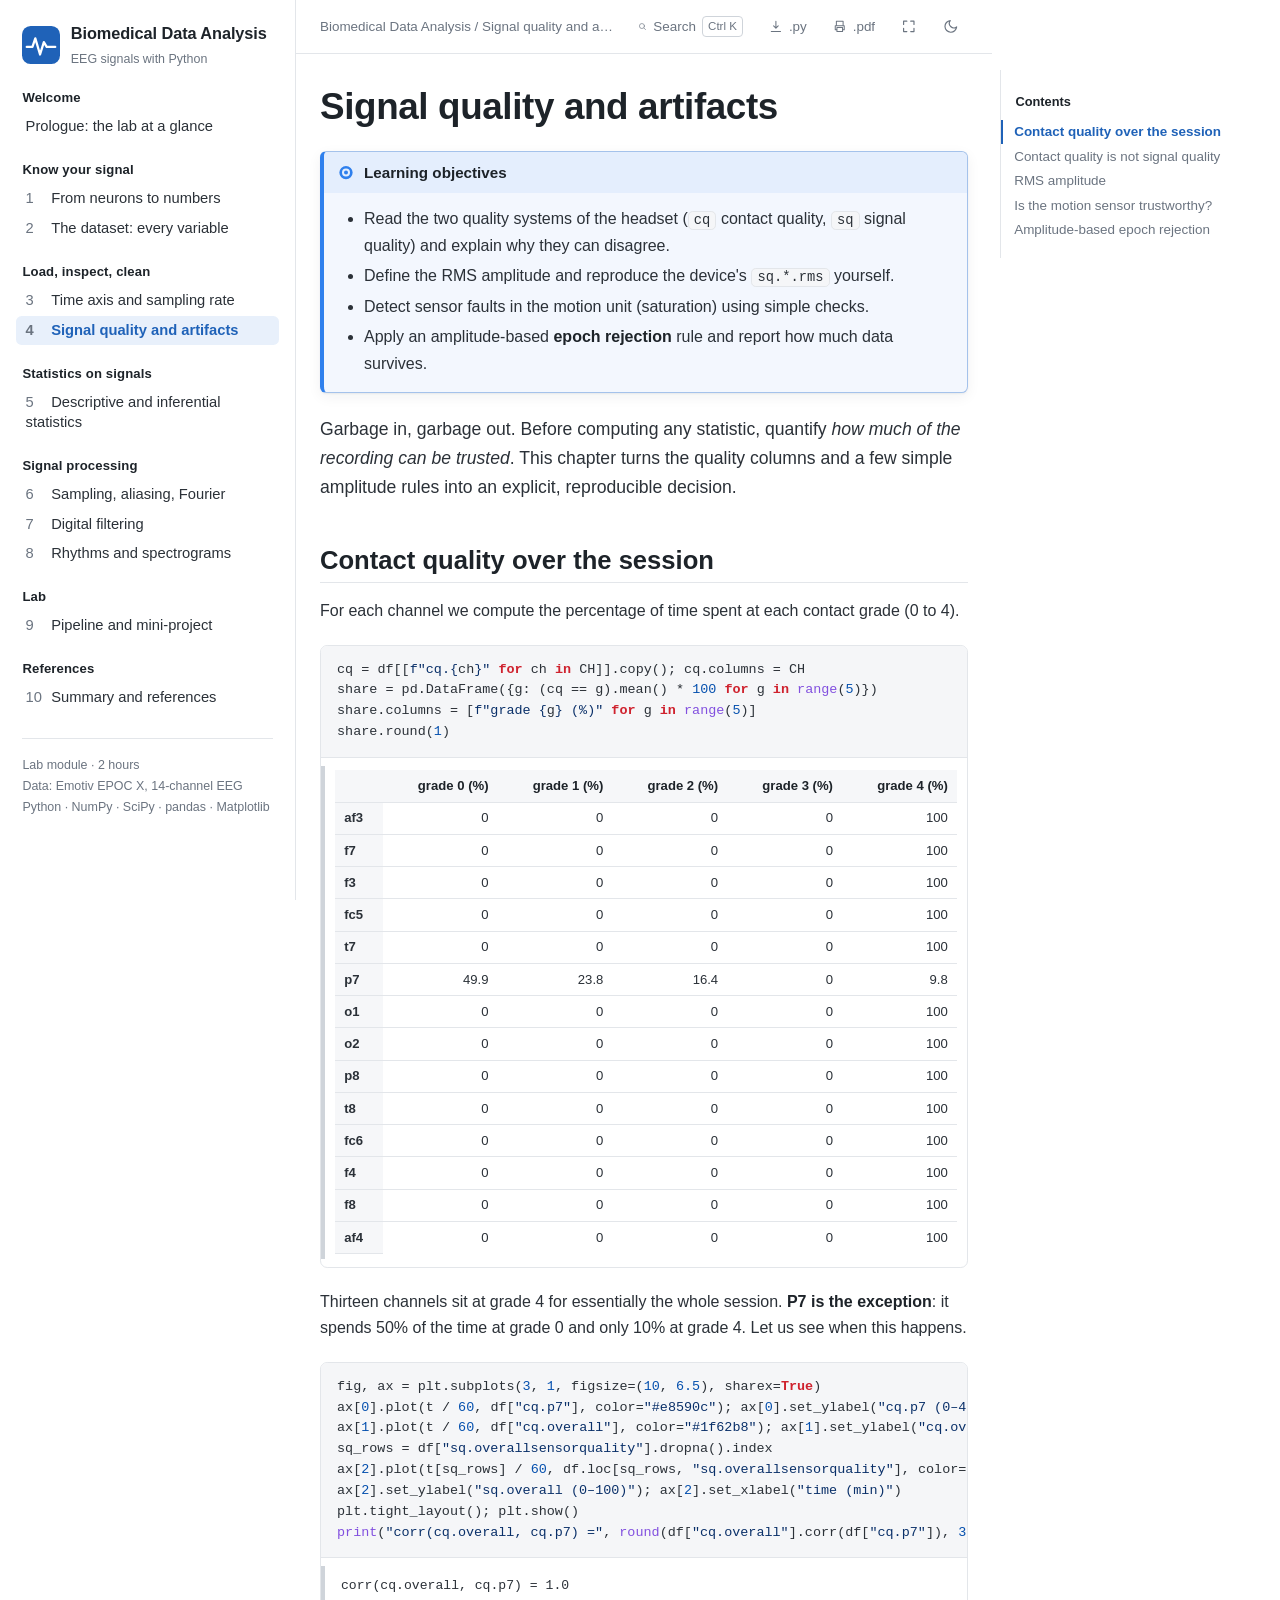
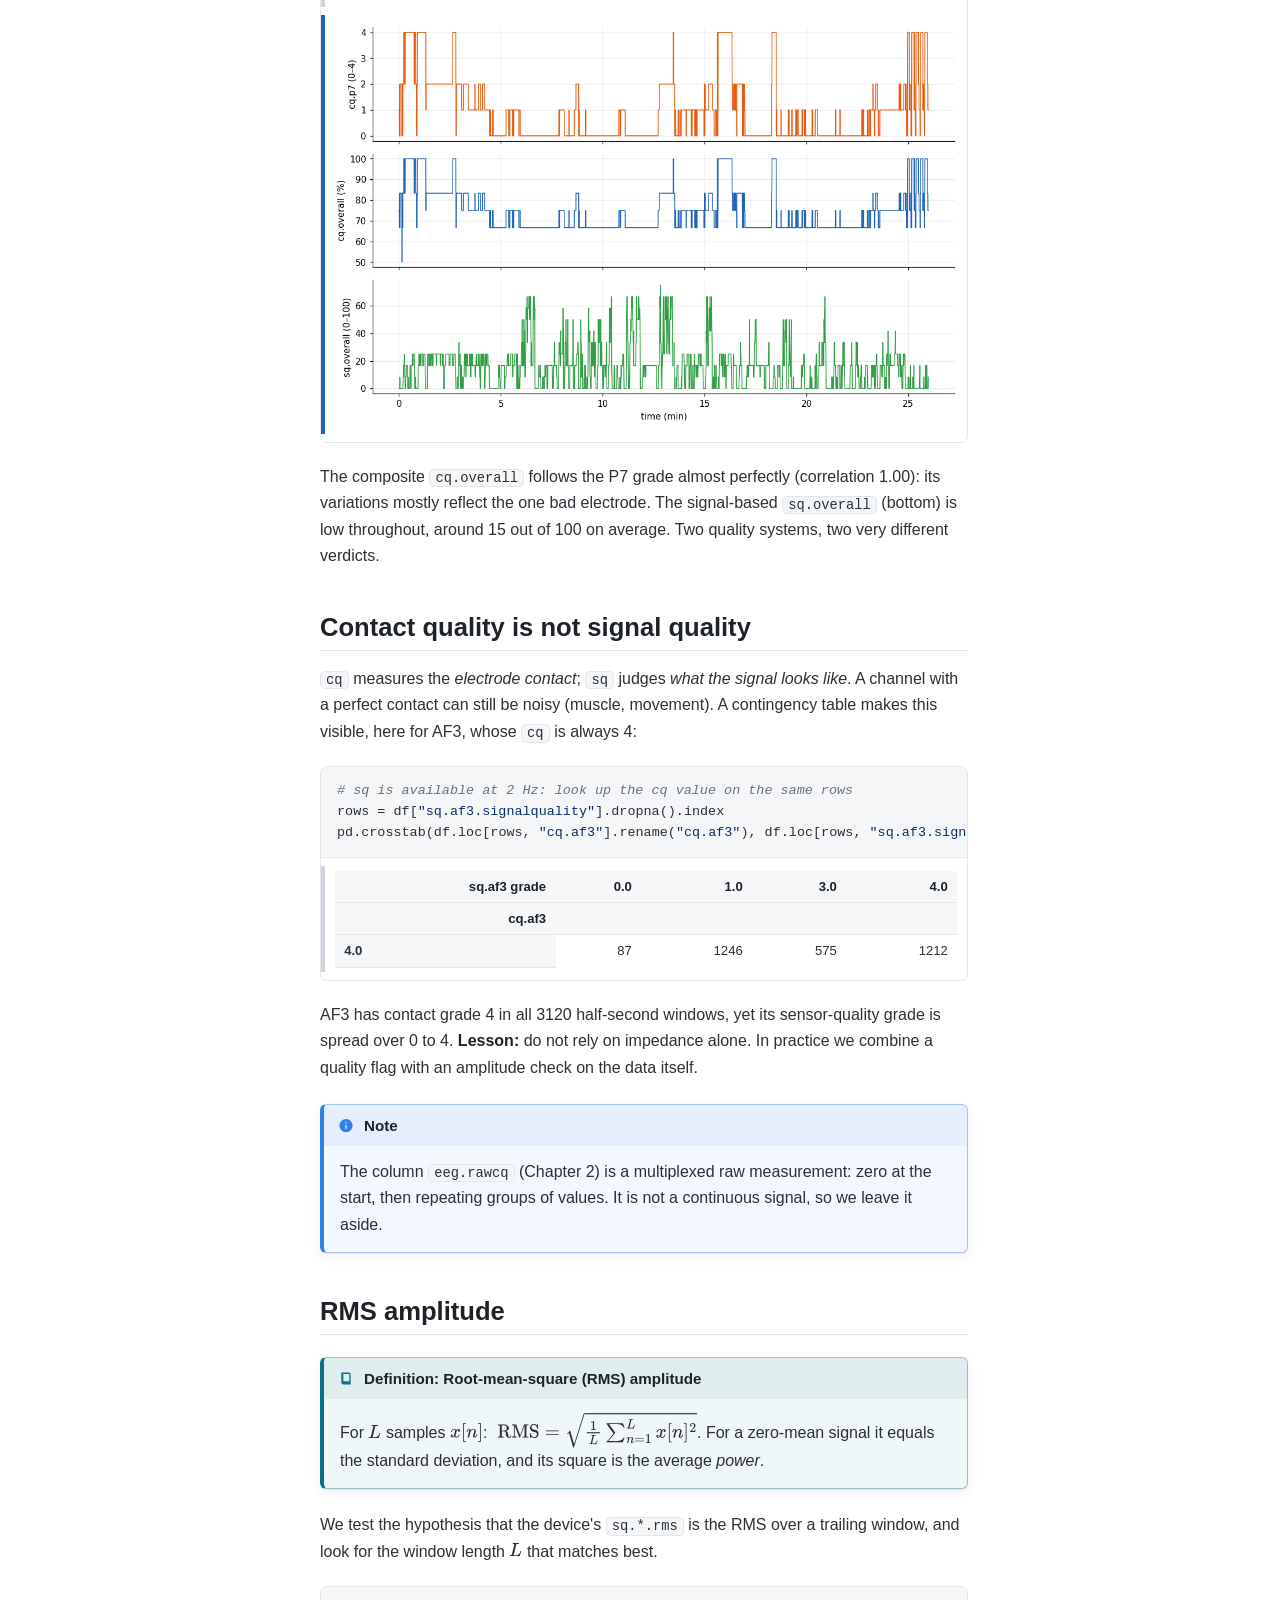
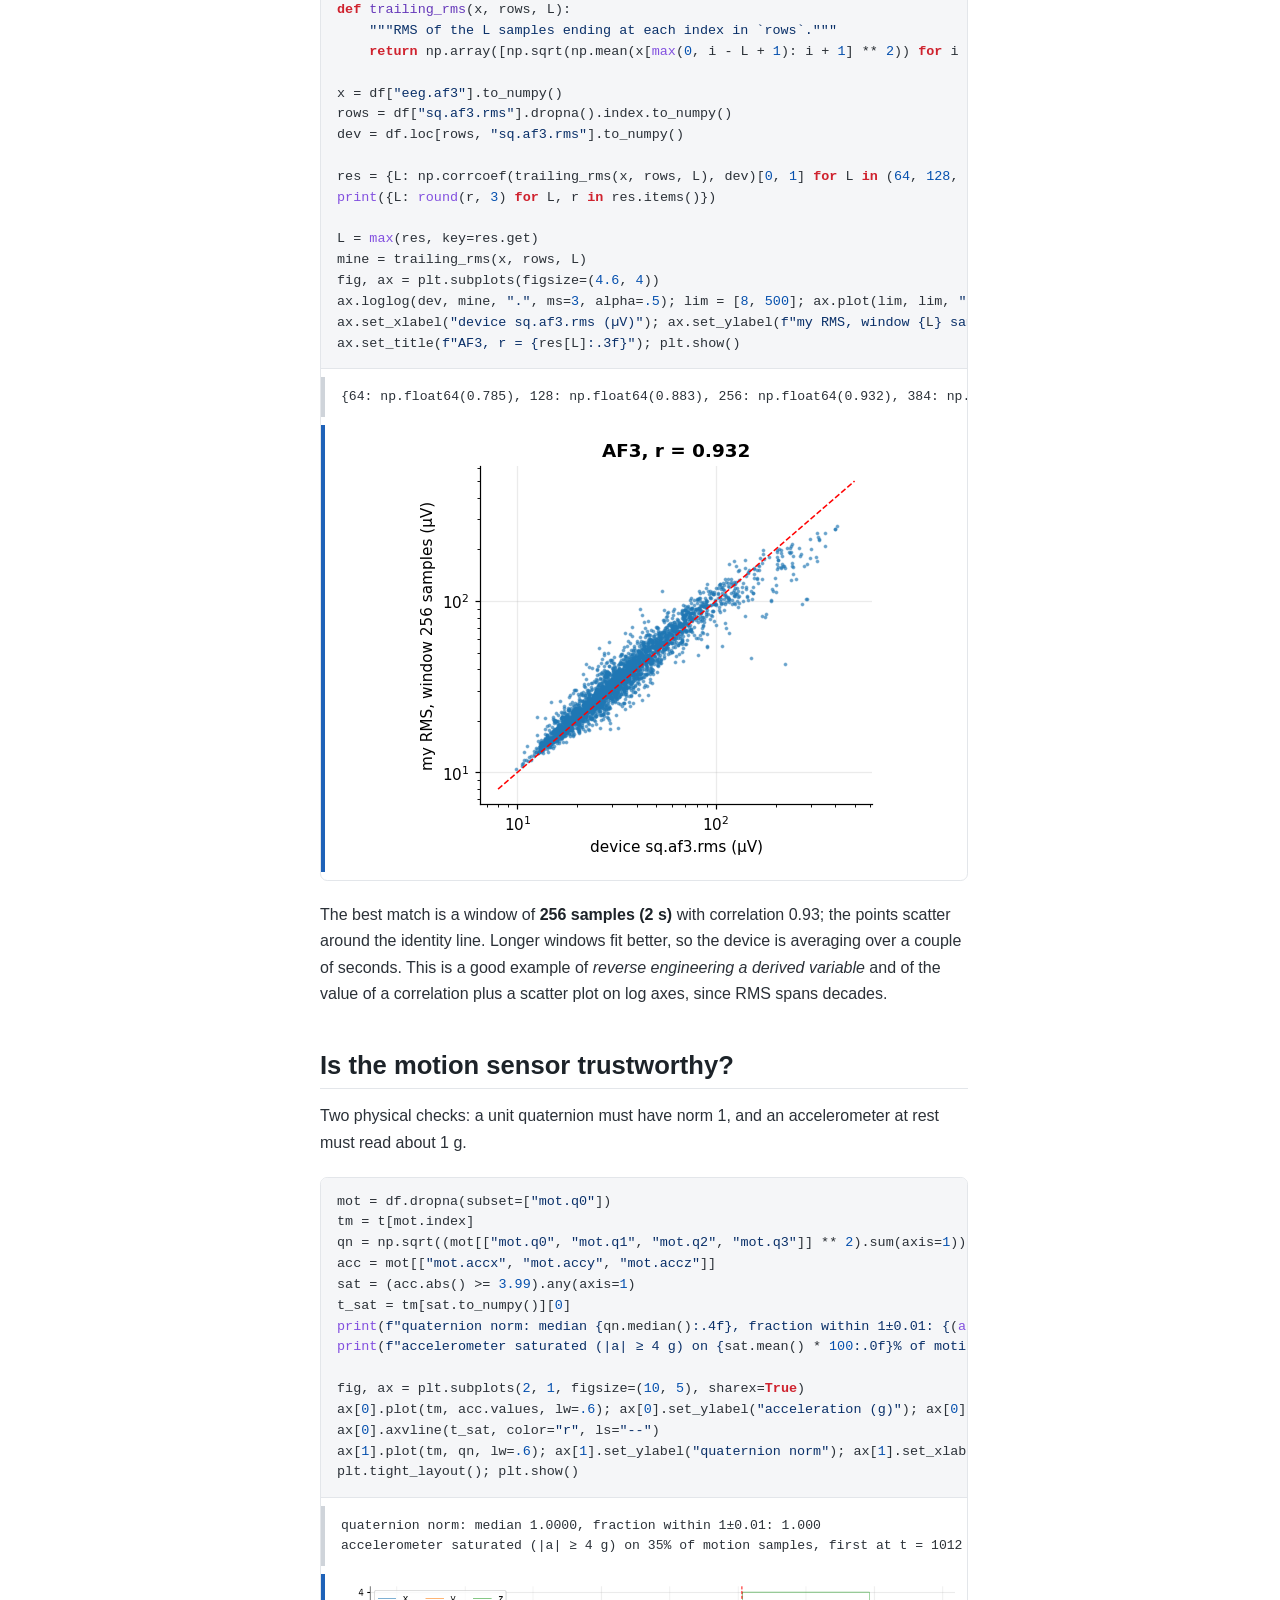
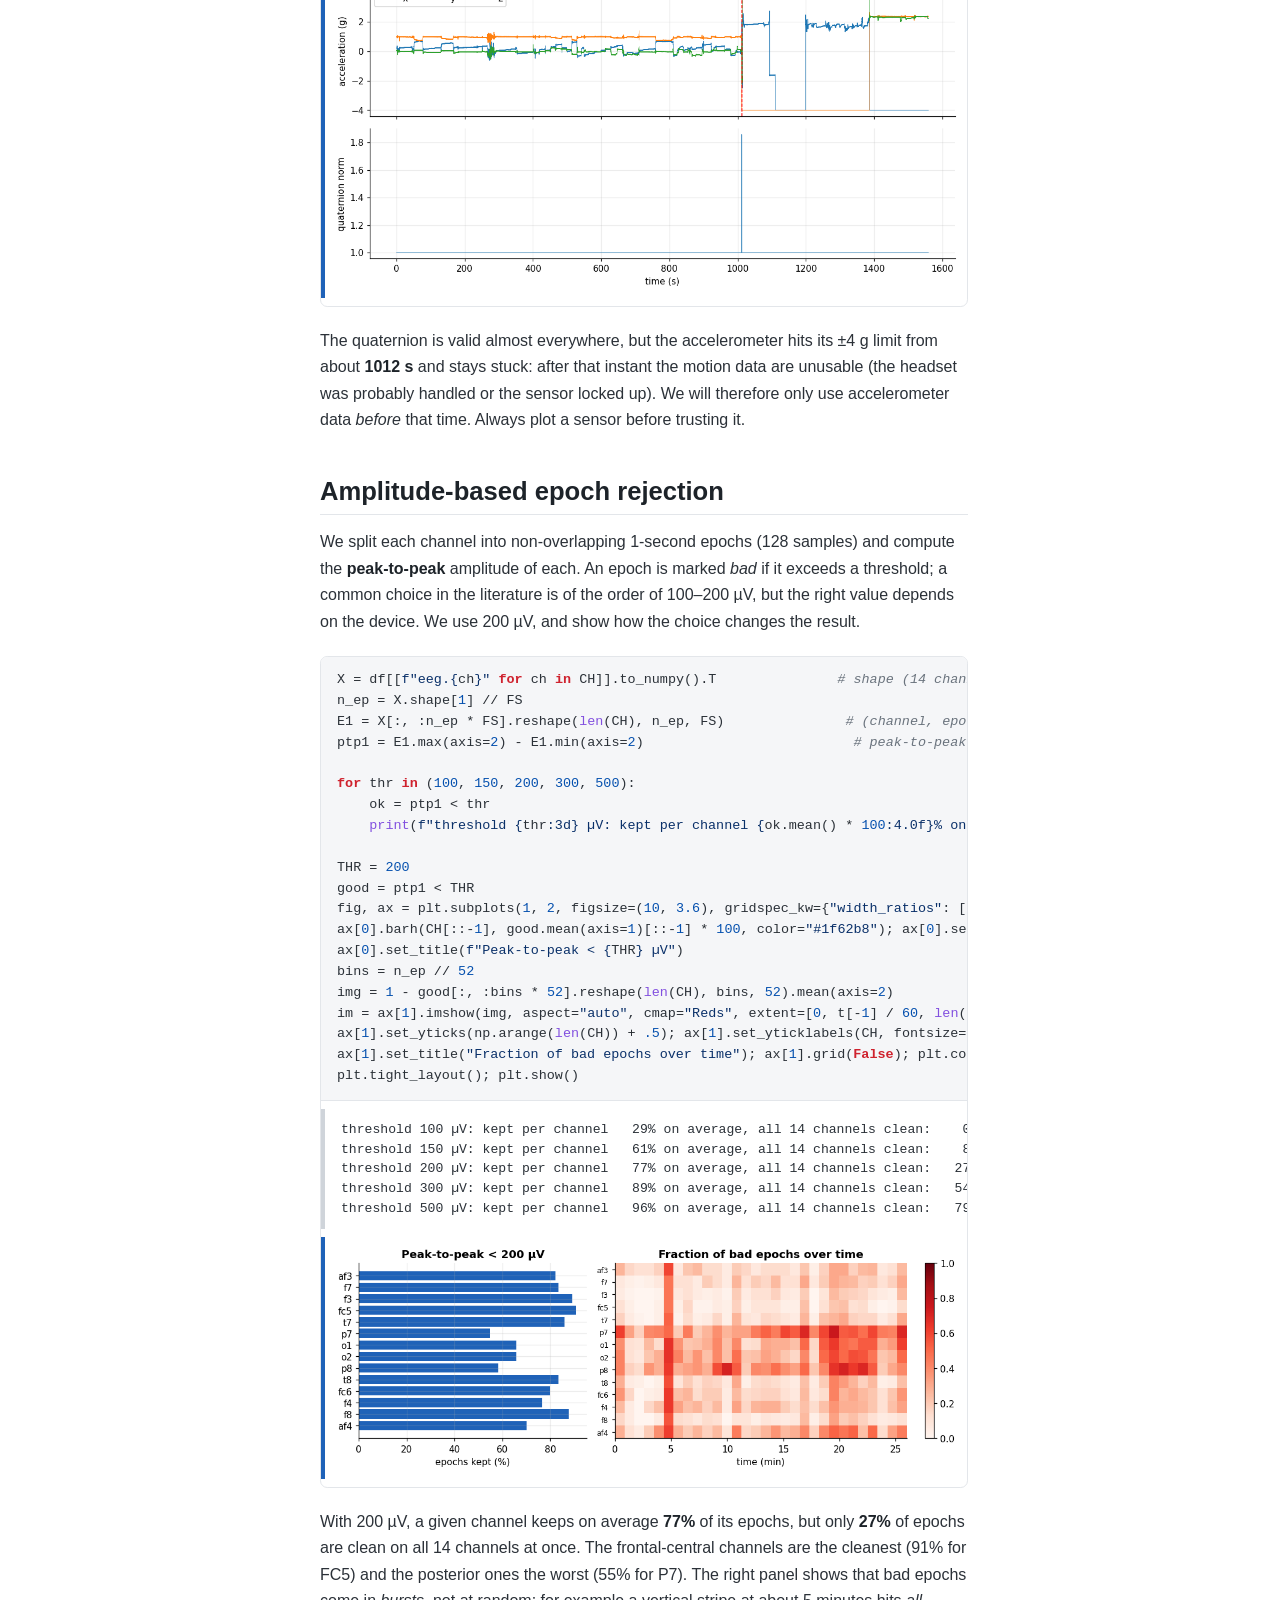
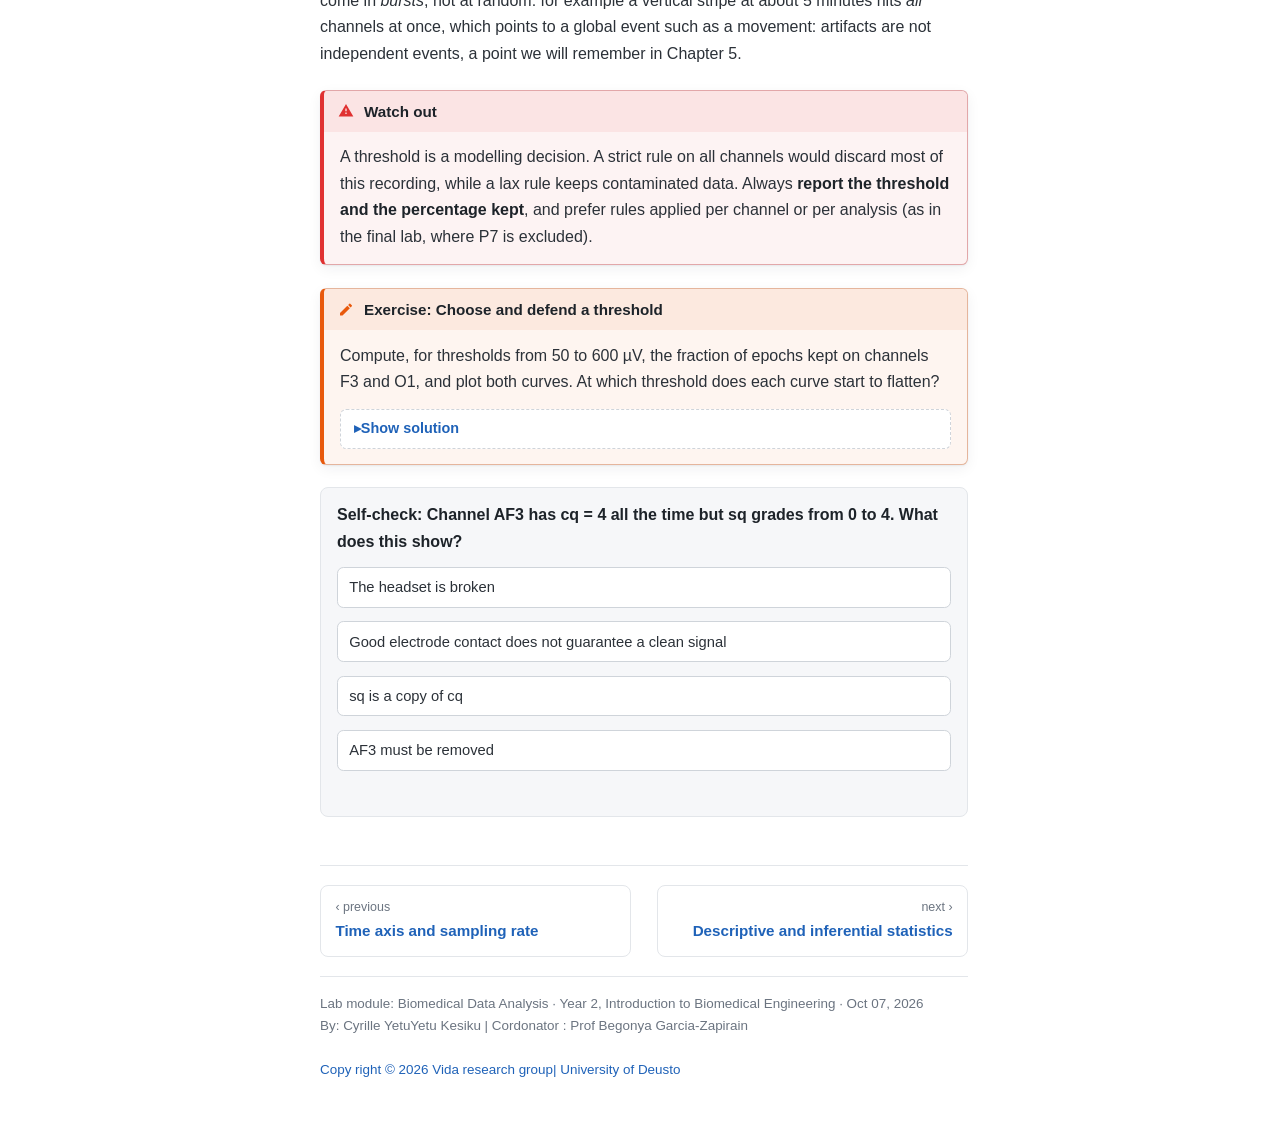
<file: bmdataanalysis/04-signal-quality.html>
<!DOCTYPE html>
<html lang="en" data-theme="light">
<head>
<meta charset="utf-8">
<meta name="viewport" content="width=device-width, initial-scale=1">
<title>Signal quality and artifacts — Biomedical Data Analysis</title>
<meta name="description" content="Biomedical data analysis lab with Python on Emotiv EPOC X EEG data.">
<link rel="icon" href="data:image/svg+xml,%3Csvg xmlns='http://www.w3.org/2000/svg' viewBox='0 0 40 40'%3E%3Crect width='40' height='40' rx='9' fill='%231f62b8'/%3E%3Cpath d='M5 22h6l3-9 5 17 4-13 3 5h9' fill='none' stroke='white' stroke-width='2.6' stroke-linecap='round' stroke-linejoin='round'/%3E%3C/svg%3E">
<link rel="stylesheet" href="assets/css/style.css">
<script>
(function(){try{var t=localStorage.getItem('bda-theme');if(!t&&window.matchMedia&&matchMedia('(prefers-color-scheme: dark)').matches)t='dark';document.documentElement.setAttribute('data-theme',t||'light');}catch(e){}})();
window.MathJax={tex:{inlineMath:[['\\(','\\)']],displayMath:[['\\[','\\]']]},options:{skipHtmlTags:['script','noscript','style','textarea','pre','code']}};
</script>
<script defer src="assets/js/mathjax-tex-svg.js"></script>
<script defer src="assets/js/search-data.js"></script>
<script defer src="assets/js/main.js"></script>
</head>
<body>
<a class="skip" href="#main-content">Skip to main content</a>
<nav class="sidebar" aria-label="Main navigation"><a class="logo" href="index.html"><svg width="38" height="38" viewBox="0 0 40 40" aria-hidden="true"><rect width="40" height="40" rx="9" fill="#1f62b8"/><path d="M5 22h6l3-9 5 17 4-13 3 5h9" fill="none" stroke="#fff" stroke-width="2.4" stroke-linecap="round" stroke-linejoin="round"/></svg><span><b>Biomedical Data Analysis</b><small>EEG signals with Python</small></span></a><div class="nav-group">Welcome</div><ul><li><a href="index.html">Prologue: the lab at a glance</a></li></ul><div class="nav-group">Know your signal</div><ul><li><a href="01-neurons-to-numbers.html"><span class="num">1</span>From neurons to numbers</a></li><li><a href="02-dataset.html"><span class="num">2</span>The dataset: every variable</a></li></ul><div class="nav-group">Load, inspect, clean</div><ul><li><a href="03-time-axis.html"><span class="num">3</span>Time axis and sampling rate</a></li><li><a href="04-signal-quality.html" class="current"><span class="num">4</span>Signal quality and artifacts</a></li></ul><div class="nav-group">Statistics on signals</div><ul><li><a href="05-statistics.html"><span class="num">5</span>Descriptive and inferential statistics</a></li></ul><div class="nav-group">Signal processing</div><ul><li><a href="06-sampling-fourier.html"><span class="num">6</span>Sampling, aliasing, Fourier</a></li><li><a href="07-filtering.html"><span class="num">7</span>Digital filtering</a></li><li><a href="08-rhythms.html"><span class="num">8</span>Rhythms and spectrograms</a></li></ul><div class="nav-group">Lab</div><ul><li><a href="09-lab-pipeline.html"><span class="num">9</span>Pipeline and mini-project</a></li></ul><div class="nav-group">References</div><ul><li><a href="10-summary.html"><span class="num">10</span>Summary and references</a></li></ul><div class="sb-foot">Lab module · 2 hours<br>Data: Emotiv EPOC X, 14-channel EEG<br>Python · NumPy · SciPy · pandas · Matplotlib</div></nav>
<div class="scrim"></div>
<div class="main">
<div class="article-wrap">
<div class="article-col">
  <div class="header-bar">
    <button class="hbtn" id="sbToggle" aria-label="Toggle navigation"><svg viewBox="0 0 24 24"><path d="M3 6h18M3 12h18M3 18h18"/></svg></button>
    <span class="crumb">Biomedical Data Analysis / Signal quality and artifacts</span>
    <span class="spacer"></span>
    <button class="hbtn searchBtn" aria-label="Search"><svg viewBox="0 0 24 24"><circle cx="11" cy="11" r="7"/><path d="M21 21l-4.3-4.3"/></svg><span class="lbl">Search</span><kbd>Ctrl K</kbd></button>
    <a class="hbtn" href="assets/lab_code.py" download title="Download all code of the lab as a Python script"><svg viewBox="0 0 24 24"><path d="M12 3v12m0 0l-4-4m4 4l4-4M4 21h16"/></svg><span class="lbl">.py</span></a>
    <button class="hbtn" id="printBtn" title="Print or save as PDF" aria-label="Print"><svg viewBox="0 0 24 24"><path d="M6 9V3h12v6M6 18H4v-7h16v7h-2M7 14h10v7H7z"/></svg><span class="lbl">.pdf</span></button>
    <button class="hbtn" id="fsBtn" title="Focus mode" aria-label="Focus mode"><svg viewBox="0 0 24 24"><path d="M4 9V4h5M20 9V4h-5M4 15v5h5M20 15v5h-5"/></svg></button>
    <button class="hbtn" id="themeBtn" title="Light / dark" aria-label="Toggle dark mode"><svg viewBox="0 0 24 24"><path d="M21 12.8A9 9 0 1111.2 3a7 7 0 009.8 9.8z"/></svg></button>
  </div>
  <article id="main-content">
    
<h1 id="signal-quality-and-artifacts">Signal quality and artifacts<a class="headerlink" href="#signal-quality-and-artifacts" title="Permalink to this heading">#</a></h1>

<div class="admonition objectives"><p class="admonition-title">Learning objectives</p><div class="adm-body">
<ul>
<li>Read the two quality systems of the headset (<code>cq</code> contact quality, <code>sq</code> signal quality) and explain why they can disagree.</li>
<li>Define the RMS amplitude and reproduce the device's <code>sq.*.rms</code> yourself.</li>
<li>Detect sensor faults in the motion unit (saturation) using simple checks.</li>
<li>Apply an amplitude-based <strong>epoch rejection</strong> rule and report how much data survives.</li>
</ul></div></div>
<p class="lead">Garbage in, garbage out. Before computing any statistic, quantify <em>how much of the recording can be trusted</em>. This chapter turns the quality columns and a few simple amplitude rules into an explicit, reproducible decision.</p>

<h2 id="contact-quality-over-the-session">Contact quality over the session<a class="headerlink" href="#contact-quality-over-the-session" title="Permalink to this heading">#</a></h2>
<p>For each channel we compute the percentage of time spent at each contact grade (0 to 4).</p>
<div class="cell"><div class="cell_input"><div class="highlight"><pre><span class="n">cq</span> <span class="o">=</span> <span class="n">df</span><span class="p">[[</span><span class="sa">f</span><span class="s2">&quot;cq.</span><span class="si">{</span><span class="n">ch</span><span class="si">}</span><span class="s2">&quot;</span> <span class="k">for</span> <span class="n">ch</span> <span class="ow">in</span> <span class="n">CH</span><span class="p">]]</span><span class="o">.</span><span class="n">copy</span><span class="p">();</span> <span class="n">cq</span><span class="o">.</span><span class="n">columns</span> <span class="o">=</span> <span class="n">CH</span>
<span class="n">share</span> <span class="o">=</span> <span class="n">pd</span><span class="o">.</span><span class="n">DataFrame</span><span class="p">({</span><span class="n">g</span><span class="p">:</span> <span class="p">(</span><span class="n">cq</span> <span class="o">==</span> <span class="n">g</span><span class="p">)</span><span class="o">.</span><span class="n">mean</span><span class="p">()</span> <span class="o">*</span> <span class="mi">100</span> <span class="k">for</span> <span class="n">g</span> <span class="ow">in</span> <span class="nb">range</span><span class="p">(</span><span class="mi">5</span><span class="p">)})</span>
<span class="n">share</span><span class="o">.</span><span class="n">columns</span> <span class="o">=</span> <span class="p">[</span><span class="sa">f</span><span class="s2">&quot;grade </span><span class="si">{</span><span class="n">g</span><span class="si">}</span><span class="s2"> (%)&quot;</span> <span class="k">for</span> <span class="n">g</span> <span class="ow">in</span> <span class="nb">range</span><span class="p">(</span><span class="mi">5</span><span class="p">)]</span>
<span class="n">share</span><span class="o">.</span><span class="n">round</span><span class="p">(</span><span class="mi">1</span><span class="p">)</span>
</pre></div><button class="copybtn" title="Copy code" aria-label="Copy code">Copy</button></div><div class="cell_output df_out"><table class="dataframe dataframe">
  <thead>
    <tr style="text-align: right;">
      <th></th>
      <th>grade 0 (%)</th>
      <th>grade 1 (%)</th>
      <th>grade 2 (%)</th>
      <th>grade 3 (%)</th>
      <th>grade 4 (%)</th>
    </tr>
  </thead>
  <tbody>
    <tr>
      <th>af3</th>
      <td>0</td>
      <td>0</td>
      <td>0</td>
      <td>0</td>
      <td>100</td>
    </tr>
    <tr>
      <th>f7</th>
      <td>0</td>
      <td>0</td>
      <td>0</td>
      <td>0</td>
      <td>100</td>
    </tr>
    <tr>
      <th>f3</th>
      <td>0</td>
      <td>0</td>
      <td>0</td>
      <td>0</td>
      <td>100</td>
    </tr>
    <tr>
      <th>fc5</th>
      <td>0</td>
      <td>0</td>
      <td>0</td>
      <td>0</td>
      <td>100</td>
    </tr>
    <tr>
      <th>t7</th>
      <td>0</td>
      <td>0</td>
      <td>0</td>
      <td>0</td>
      <td>100</td>
    </tr>
    <tr>
      <th>p7</th>
      <td>49.9</td>
      <td>23.8</td>
      <td>16.4</td>
      <td>0</td>
      <td>9.8</td>
    </tr>
    <tr>
      <th>o1</th>
      <td>0</td>
      <td>0</td>
      <td>0</td>
      <td>0</td>
      <td>100</td>
    </tr>
    <tr>
      <th>o2</th>
      <td>0</td>
      <td>0</td>
      <td>0</td>
      <td>0</td>
      <td>100</td>
    </tr>
    <tr>
      <th>p8</th>
      <td>0</td>
      <td>0</td>
      <td>0</td>
      <td>0</td>
      <td>100</td>
    </tr>
    <tr>
      <th>t8</th>
      <td>0</td>
      <td>0</td>
      <td>0</td>
      <td>0</td>
      <td>100</td>
    </tr>
    <tr>
      <th>fc6</th>
      <td>0</td>
      <td>0</td>
      <td>0</td>
      <td>0</td>
      <td>100</td>
    </tr>
    <tr>
      <th>f4</th>
      <td>0</td>
      <td>0</td>
      <td>0</td>
      <td>0</td>
      <td>100</td>
    </tr>
    <tr>
      <th>f8</th>
      <td>0</td>
      <td>0</td>
      <td>0</td>
      <td>0</td>
      <td>100</td>
    </tr>
    <tr>
      <th>af4</th>
      <td>0</td>
      <td>0</td>
      <td>0</td>
      <td>0</td>
      <td>100</td>
    </tr>
  </tbody>
</table></div></div>
<p>Thirteen channels sit at grade 4 for essentially the whole session. <strong>P7 is the exception</strong>: it spends 50% of the time at grade 0 and only 10% at grade 4. Let us see when this happens.</p>
<div class="cell"><div class="cell_input"><div class="highlight"><pre><span class="n">fig</span><span class="p">,</span> <span class="n">ax</span> <span class="o">=</span> <span class="n">plt</span><span class="o">.</span><span class="n">subplots</span><span class="p">(</span><span class="mi">3</span><span class="p">,</span> <span class="mi">1</span><span class="p">,</span> <span class="n">figsize</span><span class="o">=</span><span class="p">(</span><span class="mi">10</span><span class="p">,</span> <span class="mf">6.5</span><span class="p">),</span> <span class="n">sharex</span><span class="o">=</span><span class="kc">True</span><span class="p">)</span>
<span class="n">ax</span><span class="p">[</span><span class="mi">0</span><span class="p">]</span><span class="o">.</span><span class="n">plot</span><span class="p">(</span><span class="n">t</span> <span class="o">/</span> <span class="mi">60</span><span class="p">,</span> <span class="n">df</span><span class="p">[</span><span class="s2">&quot;cq.p7&quot;</span><span class="p">],</span> <span class="n">color</span><span class="o">=</span><span class="s2">&quot;#e8590c&quot;</span><span class="p">);</span> <span class="n">ax</span><span class="p">[</span><span class="mi">0</span><span class="p">]</span><span class="o">.</span><span class="n">set_ylabel</span><span class="p">(</span><span class="s2">&quot;cq.p7 (0–4)&quot;</span><span class="p">)</span>
<span class="n">ax</span><span class="p">[</span><span class="mi">1</span><span class="p">]</span><span class="o">.</span><span class="n">plot</span><span class="p">(</span><span class="n">t</span> <span class="o">/</span> <span class="mi">60</span><span class="p">,</span> <span class="n">df</span><span class="p">[</span><span class="s2">&quot;cq.overall&quot;</span><span class="p">],</span> <span class="n">color</span><span class="o">=</span><span class="s2">&quot;#1f62b8&quot;</span><span class="p">);</span> <span class="n">ax</span><span class="p">[</span><span class="mi">1</span><span class="p">]</span><span class="o">.</span><span class="n">set_ylabel</span><span class="p">(</span><span class="s2">&quot;cq.overall (%)&quot;</span><span class="p">)</span>
<span class="n">sq_rows</span> <span class="o">=</span> <span class="n">df</span><span class="p">[</span><span class="s2">&quot;sq.overallsensorquality&quot;</span><span class="p">]</span><span class="o">.</span><span class="n">dropna</span><span class="p">()</span><span class="o">.</span><span class="n">index</span>
<span class="n">ax</span><span class="p">[</span><span class="mi">2</span><span class="p">]</span><span class="o">.</span><span class="n">plot</span><span class="p">(</span><span class="n">t</span><span class="p">[</span><span class="n">sq_rows</span><span class="p">]</span> <span class="o">/</span> <span class="mi">60</span><span class="p">,</span> <span class="n">df</span><span class="o">.</span><span class="n">loc</span><span class="p">[</span><span class="n">sq_rows</span><span class="p">,</span> <span class="s2">&quot;sq.overallsensorquality&quot;</span><span class="p">],</span> <span class="n">color</span><span class="o">=</span><span class="s2">&quot;#2f9e44&quot;</span><span class="p">)</span>
<span class="n">ax</span><span class="p">[</span><span class="mi">2</span><span class="p">]</span><span class="o">.</span><span class="n">set_ylabel</span><span class="p">(</span><span class="s2">&quot;sq.overall (0–100)&quot;</span><span class="p">);</span> <span class="n">ax</span><span class="p">[</span><span class="mi">2</span><span class="p">]</span><span class="o">.</span><span class="n">set_xlabel</span><span class="p">(</span><span class="s2">&quot;time (min)&quot;</span><span class="p">)</span>
<span class="n">plt</span><span class="o">.</span><span class="n">tight_layout</span><span class="p">();</span> <span class="n">plt</span><span class="o">.</span><span class="n">show</span><span class="p">()</span>
<span class="nb">print</span><span class="p">(</span><span class="s2">&quot;corr(cq.overall, cq.p7) =&quot;</span><span class="p">,</span> <span class="nb">round</span><span class="p">(</span><span class="n">df</span><span class="p">[</span><span class="s2">&quot;cq.overall&quot;</span><span class="p">]</span><span class="o">.</span><span class="n">corr</span><span class="p">(</span><span class="n">df</span><span class="p">[</span><span class="s2">&quot;cq.p7&quot;</span><span class="p">]),</span> <span class="mi">3</span><span class="p">))</span>
</pre></div><button class="copybtn" title="Copy code" aria-label="Copy code">Copy</button></div><div class="cell_output"><pre>corr(cq.overall, cq.p7) = 1.0</pre></div><figure class="cell_output fig_out"><img src="assets/img/04-signal-quality_1.png" alt="Figure output" loading="lazy"></figure></div>
<p>The composite <code>cq.overall</code> follows the P7 grade almost perfectly (correlation 1.00): its variations mostly reflect the one bad electrode. The signal-based <code>sq.overall</code> (bottom) is low throughout, around 15 out of 100 on average. Two quality systems, two very different verdicts.</p>

<h2 id="contact-quality-is-not-signal-quality">Contact quality is not signal quality<a class="headerlink" href="#contact-quality-is-not-signal-quality" title="Permalink to this heading">#</a></h2>
<p><code>cq</code> measures the <em>electrode contact</em>; <code>sq</code> judges <em>what the signal looks like</em>. A channel with a perfect contact can still be noisy (muscle, movement). A contingency table makes this visible, here for AF3, whose <code>cq</code> is always 4:</p>
<div class="cell"><div class="cell_input"><div class="highlight"><pre><span class="c1"># sq is available at 2 Hz: look up the cq value on the same rows</span>
<span class="n">rows</span> <span class="o">=</span> <span class="n">df</span><span class="p">[</span><span class="s2">&quot;sq.af3.signalquality&quot;</span><span class="p">]</span><span class="o">.</span><span class="n">dropna</span><span class="p">()</span><span class="o">.</span><span class="n">index</span>
<span class="n">pd</span><span class="o">.</span><span class="n">crosstab</span><span class="p">(</span><span class="n">df</span><span class="o">.</span><span class="n">loc</span><span class="p">[</span><span class="n">rows</span><span class="p">,</span> <span class="s2">&quot;cq.af3&quot;</span><span class="p">]</span><span class="o">.</span><span class="n">rename</span><span class="p">(</span><span class="s2">&quot;cq.af3&quot;</span><span class="p">),</span> <span class="n">df</span><span class="o">.</span><span class="n">loc</span><span class="p">[</span><span class="n">rows</span><span class="p">,</span> <span class="s2">&quot;sq.af3.signalquality&quot;</span><span class="p">]</span><span class="o">.</span><span class="n">rename</span><span class="p">(</span><span class="s2">&quot;sq.af3 grade&quot;</span><span class="p">))</span>
</pre></div><button class="copybtn" title="Copy code" aria-label="Copy code">Copy</button></div><div class="cell_output df_out"><table class="dataframe dataframe">
  <thead>
    <tr style="text-align: right;">
      <th>sq.af3 grade</th>
      <th>0.0</th>
      <th>1.0</th>
      <th>3.0</th>
      <th>4.0</th>
    </tr>
    <tr>
      <th>cq.af3</th>
      <th></th>
      <th></th>
      <th></th>
      <th></th>
    </tr>
  </thead>
  <tbody>
    <tr>
      <th>4.0</th>
      <td>87</td>
      <td>1246</td>
      <td>575</td>
      <td>1212</td>
    </tr>
  </tbody>
</table></div></div>
<p>AF3 has contact grade 4 in all 3120 half-second windows, yet its sensor-quality grade is spread over 0 to 4. <strong>Lesson:</strong> do not rely on impedance alone. In practice we combine a quality flag with an amplitude check on the data itself.</p>
<div class="admonition note"><p class="admonition-title">Note</p><div class="adm-body"><p>The column <code>eeg.rawcq</code> (Chapter 2) is a multiplexed raw measurement: zero at the start, then repeating groups of values. It is not a continuous signal, so we leave it aside.</p></div></div>

<h2 id="rms-amplitude">RMS amplitude<a class="headerlink" href="#rms-amplitude" title="Permalink to this heading">#</a></h2>
<div class="admonition definition"><p class="admonition-title">Definition: Root-mean-square (RMS) amplitude</p><div class="adm-body"><p>For \(L\) samples \(x[n]\): \(\;\mathrm{RMS} = \sqrt{\tfrac{1}{L}\sum_{n=1}^{L} x[n]^2}\). For a zero-mean signal it equals the standard deviation, and its square is the average <em>power</em>.</p></div></div>
<p>We test the hypothesis that the device's <code>sq.*.rms</code> is the RMS over a trailing window, and look for the window length \(L\) that matches best.</p>
<div class="cell"><div class="cell_input"><div class="highlight"><pre><span class="k">def</span><span class="w"> </span><span class="nf">trailing_rms</span><span class="p">(</span><span class="n">x</span><span class="p">,</span> <span class="n">rows</span><span class="p">,</span> <span class="n">L</span><span class="p">):</span>
<span class="w">    </span><span class="sd">&quot;&quot;&quot;RMS of the L samples ending at each index in `rows`.&quot;&quot;&quot;</span>
    <span class="k">return</span> <span class="n">np</span><span class="o">.</span><span class="n">array</span><span class="p">([</span><span class="n">np</span><span class="o">.</span><span class="n">sqrt</span><span class="p">(</span><span class="n">np</span><span class="o">.</span><span class="n">mean</span><span class="p">(</span><span class="n">x</span><span class="p">[</span><span class="nb">max</span><span class="p">(</span><span class="mi">0</span><span class="p">,</span> <span class="n">i</span> <span class="o">-</span> <span class="n">L</span> <span class="o">+</span> <span class="mi">1</span><span class="p">):</span> <span class="n">i</span> <span class="o">+</span> <span class="mi">1</span><span class="p">]</span> <span class="o">**</span> <span class="mi">2</span><span class="p">))</span> <span class="k">for</span> <span class="n">i</span> <span class="ow">in</span> <span class="n">rows</span><span class="p">])</span>

<span class="n">x</span> <span class="o">=</span> <span class="n">df</span><span class="p">[</span><span class="s2">&quot;eeg.af3&quot;</span><span class="p">]</span><span class="o">.</span><span class="n">to_numpy</span><span class="p">()</span>
<span class="n">rows</span> <span class="o">=</span> <span class="n">df</span><span class="p">[</span><span class="s2">&quot;sq.af3.rms&quot;</span><span class="p">]</span><span class="o">.</span><span class="n">dropna</span><span class="p">()</span><span class="o">.</span><span class="n">index</span><span class="o">.</span><span class="n">to_numpy</span><span class="p">()</span>
<span class="n">dev</span> <span class="o">=</span> <span class="n">df</span><span class="o">.</span><span class="n">loc</span><span class="p">[</span><span class="n">rows</span><span class="p">,</span> <span class="s2">&quot;sq.af3.rms&quot;</span><span class="p">]</span><span class="o">.</span><span class="n">to_numpy</span><span class="p">()</span>

<span class="n">res</span> <span class="o">=</span> <span class="p">{</span><span class="n">L</span><span class="p">:</span> <span class="n">np</span><span class="o">.</span><span class="n">corrcoef</span><span class="p">(</span><span class="n">trailing_rms</span><span class="p">(</span><span class="n">x</span><span class="p">,</span> <span class="n">rows</span><span class="p">,</span> <span class="n">L</span><span class="p">),</span> <span class="n">dev</span><span class="p">)[</span><span class="mi">0</span><span class="p">,</span> <span class="mi">1</span><span class="p">]</span> <span class="k">for</span> <span class="n">L</span> <span class="ow">in</span> <span class="p">(</span><span class="mi">64</span><span class="p">,</span> <span class="mi">128</span><span class="p">,</span> <span class="mi">256</span><span class="p">,</span> <span class="mi">384</span><span class="p">,</span> <span class="mi">512</span><span class="p">)}</span>
<span class="nb">print</span><span class="p">({</span><span class="n">L</span><span class="p">:</span> <span class="nb">round</span><span class="p">(</span><span class="n">r</span><span class="p">,</span> <span class="mi">3</span><span class="p">)</span> <span class="k">for</span> <span class="n">L</span><span class="p">,</span> <span class="n">r</span> <span class="ow">in</span> <span class="n">res</span><span class="o">.</span><span class="n">items</span><span class="p">()})</span>

<span class="n">L</span> <span class="o">=</span> <span class="nb">max</span><span class="p">(</span><span class="n">res</span><span class="p">,</span> <span class="n">key</span><span class="o">=</span><span class="n">res</span><span class="o">.</span><span class="n">get</span><span class="p">)</span>
<span class="n">mine</span> <span class="o">=</span> <span class="n">trailing_rms</span><span class="p">(</span><span class="n">x</span><span class="p">,</span> <span class="n">rows</span><span class="p">,</span> <span class="n">L</span><span class="p">)</span>
<span class="n">fig</span><span class="p">,</span> <span class="n">ax</span> <span class="o">=</span> <span class="n">plt</span><span class="o">.</span><span class="n">subplots</span><span class="p">(</span><span class="n">figsize</span><span class="o">=</span><span class="p">(</span><span class="mf">4.6</span><span class="p">,</span> <span class="mi">4</span><span class="p">))</span>
<span class="n">ax</span><span class="o">.</span><span class="n">loglog</span><span class="p">(</span><span class="n">dev</span><span class="p">,</span> <span class="n">mine</span><span class="p">,</span> <span class="s2">&quot;.&quot;</span><span class="p">,</span> <span class="n">ms</span><span class="o">=</span><span class="mi">3</span><span class="p">,</span> <span class="n">alpha</span><span class="o">=</span><span class="mf">.5</span><span class="p">);</span> <span class="n">lim</span> <span class="o">=</span> <span class="p">[</span><span class="mi">8</span><span class="p">,</span> <span class="mi">500</span><span class="p">];</span> <span class="n">ax</span><span class="o">.</span><span class="n">plot</span><span class="p">(</span><span class="n">lim</span><span class="p">,</span> <span class="n">lim</span><span class="p">,</span> <span class="s2">&quot;r--&quot;</span><span class="p">)</span>
<span class="n">ax</span><span class="o">.</span><span class="n">set_xlabel</span><span class="p">(</span><span class="s2">&quot;device sq.af3.rms (µV)&quot;</span><span class="p">);</span> <span class="n">ax</span><span class="o">.</span><span class="n">set_ylabel</span><span class="p">(</span><span class="sa">f</span><span class="s2">&quot;my RMS, window </span><span class="si">{</span><span class="n">L</span><span class="si">}</span><span class="s2"> samples (µV)&quot;</span><span class="p">)</span>
<span class="n">ax</span><span class="o">.</span><span class="n">set_title</span><span class="p">(</span><span class="sa">f</span><span class="s2">&quot;AF3, r = </span><span class="si">{</span><span class="n">res</span><span class="p">[</span><span class="n">L</span><span class="p">]</span><span class="si">:</span><span class="s2">.3f</span><span class="si">}</span><span class="s2">&quot;</span><span class="p">);</span> <span class="n">plt</span><span class="o">.</span><span class="n">show</span><span class="p">()</span>
</pre></div><button class="copybtn" title="Copy code" aria-label="Copy code">Copy</button></div><div class="cell_output"><pre>{64: np.float64(0.785), 128: np.float64(0.883), 256: np.float64(0.932), 384: np.float64(0.876), 512: np.float64(0.828)}</pre></div><figure class="cell_output fig_out"><img src="assets/img/04-signal-quality_2.png" alt="Figure output" loading="lazy"></figure></div>
<p>The best match is a window of <strong>256 samples (2 s)</strong> with correlation 0.93; the points scatter around the identity line. Longer windows fit better, so the device is averaging over a couple of seconds. This is a good example of <em>reverse engineering a derived variable</em> and of the value of a correlation plus a scatter plot on log axes, since RMS spans decades.</p>

<h2 id="is-the-motion-sensor-trustworthy">Is the motion sensor trustworthy?<a class="headerlink" href="#is-the-motion-sensor-trustworthy" title="Permalink to this heading">#</a></h2>
<p>Two physical checks: a unit quaternion must have norm 1, and an accelerometer at rest must read about 1 g.</p>
<div class="cell"><div class="cell_input"><div class="highlight"><pre><span class="n">mot</span> <span class="o">=</span> <span class="n">df</span><span class="o">.</span><span class="n">dropna</span><span class="p">(</span><span class="n">subset</span><span class="o">=</span><span class="p">[</span><span class="s2">&quot;mot.q0&quot;</span><span class="p">])</span>
<span class="n">tm</span> <span class="o">=</span> <span class="n">t</span><span class="p">[</span><span class="n">mot</span><span class="o">.</span><span class="n">index</span><span class="p">]</span>
<span class="n">qn</span> <span class="o">=</span> <span class="n">np</span><span class="o">.</span><span class="n">sqrt</span><span class="p">((</span><span class="n">mot</span><span class="p">[[</span><span class="s2">&quot;mot.q0&quot;</span><span class="p">,</span> <span class="s2">&quot;mot.q1&quot;</span><span class="p">,</span> <span class="s2">&quot;mot.q2&quot;</span><span class="p">,</span> <span class="s2">&quot;mot.q3&quot;</span><span class="p">]]</span> <span class="o">**</span> <span class="mi">2</span><span class="p">)</span><span class="o">.</span><span class="n">sum</span><span class="p">(</span><span class="n">axis</span><span class="o">=</span><span class="mi">1</span><span class="p">))</span>
<span class="n">acc</span> <span class="o">=</span> <span class="n">mot</span><span class="p">[[</span><span class="s2">&quot;mot.accx&quot;</span><span class="p">,</span> <span class="s2">&quot;mot.accy&quot;</span><span class="p">,</span> <span class="s2">&quot;mot.accz&quot;</span><span class="p">]]</span>
<span class="n">sat</span> <span class="o">=</span> <span class="p">(</span><span class="n">acc</span><span class="o">.</span><span class="n">abs</span><span class="p">()</span> <span class="o">&gt;=</span> <span class="mf">3.99</span><span class="p">)</span><span class="o">.</span><span class="n">any</span><span class="p">(</span><span class="n">axis</span><span class="o">=</span><span class="mi">1</span><span class="p">)</span>
<span class="n">t_sat</span> <span class="o">=</span> <span class="n">tm</span><span class="p">[</span><span class="n">sat</span><span class="o">.</span><span class="n">to_numpy</span><span class="p">()][</span><span class="mi">0</span><span class="p">]</span>
<span class="nb">print</span><span class="p">(</span><span class="sa">f</span><span class="s2">&quot;quaternion norm: median </span><span class="si">{</span><span class="n">qn</span><span class="o">.</span><span class="n">median</span><span class="p">()</span><span class="si">:</span><span class="s2">.4f</span><span class="si">}</span><span class="s2">, fraction within 1±0.01: </span><span class="si">{</span><span class="p">(</span><span class="nb">abs</span><span class="p">(</span><span class="n">qn</span><span class="w"> </span><span class="o">-</span><span class="w"> </span><span class="mi">1</span><span class="p">)</span><span class="w"> </span><span class="o">&lt;</span><span class="w"> </span><span class="mf">.01</span><span class="p">)</span><span class="o">.</span><span class="n">mean</span><span class="p">()</span><span class="si">:</span><span class="s2">.3f</span><span class="si">}</span><span class="s2">&quot;</span><span class="p">)</span>
<span class="nb">print</span><span class="p">(</span><span class="sa">f</span><span class="s2">&quot;accelerometer saturated (|a| ≥ 4 g) on </span><span class="si">{</span><span class="n">sat</span><span class="o">.</span><span class="n">mean</span><span class="p">()</span><span class="w"> </span><span class="o">*</span><span class="w"> </span><span class="mi">100</span><span class="si">:</span><span class="s2">.0f</span><span class="si">}</span><span class="s2">% of motion samples, first at t = </span><span class="si">{</span><span class="n">t_sat</span><span class="si">:</span><span class="s2">.0f</span><span class="si">}</span><span class="s2"> s&quot;</span><span class="p">)</span>

<span class="n">fig</span><span class="p">,</span> <span class="n">ax</span> <span class="o">=</span> <span class="n">plt</span><span class="o">.</span><span class="n">subplots</span><span class="p">(</span><span class="mi">2</span><span class="p">,</span> <span class="mi">1</span><span class="p">,</span> <span class="n">figsize</span><span class="o">=</span><span class="p">(</span><span class="mi">10</span><span class="p">,</span> <span class="mi">5</span><span class="p">),</span> <span class="n">sharex</span><span class="o">=</span><span class="kc">True</span><span class="p">)</span>
<span class="n">ax</span><span class="p">[</span><span class="mi">0</span><span class="p">]</span><span class="o">.</span><span class="n">plot</span><span class="p">(</span><span class="n">tm</span><span class="p">,</span> <span class="n">acc</span><span class="o">.</span><span class="n">values</span><span class="p">,</span> <span class="n">lw</span><span class="o">=</span><span class="mf">.6</span><span class="p">);</span> <span class="n">ax</span><span class="p">[</span><span class="mi">0</span><span class="p">]</span><span class="o">.</span><span class="n">set_ylabel</span><span class="p">(</span><span class="s2">&quot;acceleration (g)&quot;</span><span class="p">);</span> <span class="n">ax</span><span class="p">[</span><span class="mi">0</span><span class="p">]</span><span class="o">.</span><span class="n">legend</span><span class="p">([</span><span class="s2">&quot;x&quot;</span><span class="p">,</span> <span class="s2">&quot;y&quot;</span><span class="p">,</span> <span class="s2">&quot;z&quot;</span><span class="p">],</span> <span class="n">ncol</span><span class="o">=</span><span class="mi">3</span><span class="p">)</span>
<span class="n">ax</span><span class="p">[</span><span class="mi">0</span><span class="p">]</span><span class="o">.</span><span class="n">axvline</span><span class="p">(</span><span class="n">t_sat</span><span class="p">,</span> <span class="n">color</span><span class="o">=</span><span class="s2">&quot;r&quot;</span><span class="p">,</span> <span class="n">ls</span><span class="o">=</span><span class="s2">&quot;--&quot;</span><span class="p">)</span>
<span class="n">ax</span><span class="p">[</span><span class="mi">1</span><span class="p">]</span><span class="o">.</span><span class="n">plot</span><span class="p">(</span><span class="n">tm</span><span class="p">,</span> <span class="n">qn</span><span class="p">,</span> <span class="n">lw</span><span class="o">=</span><span class="mf">.6</span><span class="p">);</span> <span class="n">ax</span><span class="p">[</span><span class="mi">1</span><span class="p">]</span><span class="o">.</span><span class="n">set_ylabel</span><span class="p">(</span><span class="s2">&quot;quaternion norm&quot;</span><span class="p">);</span> <span class="n">ax</span><span class="p">[</span><span class="mi">1</span><span class="p">]</span><span class="o">.</span><span class="n">set_xlabel</span><span class="p">(</span><span class="s2">&quot;time (s)&quot;</span><span class="p">)</span>
<span class="n">plt</span><span class="o">.</span><span class="n">tight_layout</span><span class="p">();</span> <span class="n">plt</span><span class="o">.</span><span class="n">show</span><span class="p">()</span>
</pre></div><button class="copybtn" title="Copy code" aria-label="Copy code">Copy</button></div><div class="cell_output"><pre>quaternion norm: median 1.0000, fraction within 1±0.01: 1.000
accelerometer saturated (|a| ≥ 4 g) on 35% of motion samples, first at t = 1012 s</pre></div><figure class="cell_output fig_out"><img src="assets/img/04-signal-quality_3.png" alt="Figure output" loading="lazy"></figure></div>
<p>The quaternion is valid almost everywhere, but the accelerometer hits its ±4 g limit from about <strong>1012 s</strong> and stays stuck: after that instant the motion data are unusable (the headset was probably handled or the sensor locked up). We will therefore only use accelerometer data <em>before</em> that time. Always plot a sensor before trusting it.</p>

<h2 id="amplitude-based-epoch-rejection">Amplitude-based epoch rejection<a class="headerlink" href="#amplitude-based-epoch-rejection" title="Permalink to this heading">#</a></h2>
<p>We split each channel into non-overlapping 1-second epochs (128 samples) and compute the <strong>peak-to-peak</strong> amplitude of each. An epoch is marked <em>bad</em> if it exceeds a threshold; a common choice in the literature is of the order of 100–200 µV, but the right value depends on the device. We use 200 µV, and show how the choice changes the result.</p>
<div class="cell"><div class="cell_input"><div class="highlight"><pre><span class="n">X</span> <span class="o">=</span> <span class="n">df</span><span class="p">[[</span><span class="sa">f</span><span class="s2">&quot;eeg.</span><span class="si">{</span><span class="n">ch</span><span class="si">}</span><span class="s2">&quot;</span> <span class="k">for</span> <span class="n">ch</span> <span class="ow">in</span> <span class="n">CH</span><span class="p">]]</span><span class="o">.</span><span class="n">to_numpy</span><span class="p">()</span><span class="o">.</span><span class="n">T</span>               <span class="c1"># shape (14 channels, N samples)</span>
<span class="n">n_ep</span> <span class="o">=</span> <span class="n">X</span><span class="o">.</span><span class="n">shape</span><span class="p">[</span><span class="mi">1</span><span class="p">]</span> <span class="o">//</span> <span class="n">FS</span>
<span class="n">E1</span> <span class="o">=</span> <span class="n">X</span><span class="p">[:,</span> <span class="p">:</span><span class="n">n_ep</span> <span class="o">*</span> <span class="n">FS</span><span class="p">]</span><span class="o">.</span><span class="n">reshape</span><span class="p">(</span><span class="nb">len</span><span class="p">(</span><span class="n">CH</span><span class="p">),</span> <span class="n">n_ep</span><span class="p">,</span> <span class="n">FS</span><span class="p">)</span>               <span class="c1"># (channel, epoch, sample)</span>
<span class="n">ptp1</span> <span class="o">=</span> <span class="n">E1</span><span class="o">.</span><span class="n">max</span><span class="p">(</span><span class="n">axis</span><span class="o">=</span><span class="mi">2</span><span class="p">)</span> <span class="o">-</span> <span class="n">E1</span><span class="o">.</span><span class="n">min</span><span class="p">(</span><span class="n">axis</span><span class="o">=</span><span class="mi">2</span><span class="p">)</span>                          <span class="c1"># peak-to-peak per epoch</span>

<span class="k">for</span> <span class="n">thr</span> <span class="ow">in</span> <span class="p">(</span><span class="mi">100</span><span class="p">,</span> <span class="mi">150</span><span class="p">,</span> <span class="mi">200</span><span class="p">,</span> <span class="mi">300</span><span class="p">,</span> <span class="mi">500</span><span class="p">):</span>
    <span class="n">ok</span> <span class="o">=</span> <span class="n">ptp1</span> <span class="o">&lt;</span> <span class="n">thr</span>
    <span class="nb">print</span><span class="p">(</span><span class="sa">f</span><span class="s2">&quot;threshold </span><span class="si">{</span><span class="n">thr</span><span class="si">:</span><span class="s2">3d</span><span class="si">}</span><span class="s2"> µV: kept per channel </span><span class="si">{</span><span class="n">ok</span><span class="o">.</span><span class="n">mean</span><span class="p">()</span><span class="w"> </span><span class="o">*</span><span class="w"> </span><span class="mi">100</span><span class="si">:</span><span class="s2">4.0f</span><span class="si">}</span><span class="s2">% on average, all 14 channels clean: </span><span class="si">{</span><span class="n">ok</span><span class="o">.</span><span class="n">all</span><span class="p">(</span><span class="n">axis</span><span class="o">=</span><span class="mi">0</span><span class="p">)</span><span class="o">.</span><span class="n">mean</span><span class="p">()</span><span class="w"> </span><span class="o">*</span><span class="w"> </span><span class="mi">100</span><span class="si">:</span><span class="s2">4.0f</span><span class="si">}</span><span class="s2">%&quot;</span><span class="p">)</span>

<span class="n">THR</span> <span class="o">=</span> <span class="mi">200</span>
<span class="n">good</span> <span class="o">=</span> <span class="n">ptp1</span> <span class="o">&lt;</span> <span class="n">THR</span>
<span class="n">fig</span><span class="p">,</span> <span class="n">ax</span> <span class="o">=</span> <span class="n">plt</span><span class="o">.</span><span class="n">subplots</span><span class="p">(</span><span class="mi">1</span><span class="p">,</span> <span class="mi">2</span><span class="p">,</span> <span class="n">figsize</span><span class="o">=</span><span class="p">(</span><span class="mi">10</span><span class="p">,</span> <span class="mf">3.6</span><span class="p">),</span> <span class="n">gridspec_kw</span><span class="o">=</span><span class="p">{</span><span class="s2">&quot;width_ratios&quot;</span><span class="p">:</span> <span class="p">[</span><span class="mi">1</span><span class="p">,</span> <span class="mf">1.6</span><span class="p">]})</span>
<span class="n">ax</span><span class="p">[</span><span class="mi">0</span><span class="p">]</span><span class="o">.</span><span class="n">barh</span><span class="p">(</span><span class="n">CH</span><span class="p">[::</span><span class="o">-</span><span class="mi">1</span><span class="p">],</span> <span class="n">good</span><span class="o">.</span><span class="n">mean</span><span class="p">(</span><span class="n">axis</span><span class="o">=</span><span class="mi">1</span><span class="p">)[::</span><span class="o">-</span><span class="mi">1</span><span class="p">]</span> <span class="o">*</span> <span class="mi">100</span><span class="p">,</span> <span class="n">color</span><span class="o">=</span><span class="s2">&quot;#1f62b8&quot;</span><span class="p">);</span> <span class="n">ax</span><span class="p">[</span><span class="mi">0</span><span class="p">]</span><span class="o">.</span><span class="n">set_xlabel</span><span class="p">(</span><span class="s2">&quot;epochs kept (%)&quot;</span><span class="p">)</span>
<span class="n">ax</span><span class="p">[</span><span class="mi">0</span><span class="p">]</span><span class="o">.</span><span class="n">set_title</span><span class="p">(</span><span class="sa">f</span><span class="s2">&quot;Peak-to-peak &lt; </span><span class="si">{</span><span class="n">THR</span><span class="si">}</span><span class="s2"> µV&quot;</span><span class="p">)</span>
<span class="n">bins</span> <span class="o">=</span> <span class="n">n_ep</span> <span class="o">//</span> <span class="mi">52</span>
<span class="n">img</span> <span class="o">=</span> <span class="mi">1</span> <span class="o">-</span> <span class="n">good</span><span class="p">[:,</span> <span class="p">:</span><span class="n">bins</span> <span class="o">*</span> <span class="mi">52</span><span class="p">]</span><span class="o">.</span><span class="n">reshape</span><span class="p">(</span><span class="nb">len</span><span class="p">(</span><span class="n">CH</span><span class="p">),</span> <span class="n">bins</span><span class="p">,</span> <span class="mi">52</span><span class="p">)</span><span class="o">.</span><span class="n">mean</span><span class="p">(</span><span class="n">axis</span><span class="o">=</span><span class="mi">2</span><span class="p">)</span>
<span class="n">im</span> <span class="o">=</span> <span class="n">ax</span><span class="p">[</span><span class="mi">1</span><span class="p">]</span><span class="o">.</span><span class="n">imshow</span><span class="p">(</span><span class="n">img</span><span class="p">,</span> <span class="n">aspect</span><span class="o">=</span><span class="s2">&quot;auto&quot;</span><span class="p">,</span> <span class="n">cmap</span><span class="o">=</span><span class="s2">&quot;Reds&quot;</span><span class="p">,</span> <span class="n">extent</span><span class="o">=</span><span class="p">[</span><span class="mi">0</span><span class="p">,</span> <span class="n">t</span><span class="p">[</span><span class="o">-</span><span class="mi">1</span><span class="p">]</span> <span class="o">/</span> <span class="mi">60</span><span class="p">,</span> <span class="nb">len</span><span class="p">(</span><span class="n">CH</span><span class="p">),</span> <span class="mi">0</span><span class="p">],</span> <span class="n">vmin</span><span class="o">=</span><span class="mi">0</span><span class="p">,</span> <span class="n">vmax</span><span class="o">=</span><span class="mi">1</span><span class="p">)</span>
<span class="n">ax</span><span class="p">[</span><span class="mi">1</span><span class="p">]</span><span class="o">.</span><span class="n">set_yticks</span><span class="p">(</span><span class="n">np</span><span class="o">.</span><span class="n">arange</span><span class="p">(</span><span class="nb">len</span><span class="p">(</span><span class="n">CH</span><span class="p">))</span> <span class="o">+</span> <span class="mf">.5</span><span class="p">);</span> <span class="n">ax</span><span class="p">[</span><span class="mi">1</span><span class="p">]</span><span class="o">.</span><span class="n">set_yticklabels</span><span class="p">(</span><span class="n">CH</span><span class="p">,</span> <span class="n">fontsize</span><span class="o">=</span><span class="mi">8</span><span class="p">);</span> <span class="n">ax</span><span class="p">[</span><span class="mi">1</span><span class="p">]</span><span class="o">.</span><span class="n">set_xlabel</span><span class="p">(</span><span class="s2">&quot;time (min)&quot;</span><span class="p">)</span>
<span class="n">ax</span><span class="p">[</span><span class="mi">1</span><span class="p">]</span><span class="o">.</span><span class="n">set_title</span><span class="p">(</span><span class="s2">&quot;Fraction of bad epochs over time&quot;</span><span class="p">);</span> <span class="n">ax</span><span class="p">[</span><span class="mi">1</span><span class="p">]</span><span class="o">.</span><span class="n">grid</span><span class="p">(</span><span class="kc">False</span><span class="p">);</span> <span class="n">plt</span><span class="o">.</span><span class="n">colorbar</span><span class="p">(</span><span class="n">im</span><span class="p">,</span> <span class="n">ax</span><span class="o">=</span><span class="n">ax</span><span class="p">[</span><span class="mi">1</span><span class="p">])</span>
<span class="n">plt</span><span class="o">.</span><span class="n">tight_layout</span><span class="p">();</span> <span class="n">plt</span><span class="o">.</span><span class="n">show</span><span class="p">()</span>
</pre></div><button class="copybtn" title="Copy code" aria-label="Copy code">Copy</button></div><div class="cell_output"><pre>threshold 100 µV: kept per channel   29% on average, all 14 channels clean:    0%
threshold 150 µV: kept per channel   61% on average, all 14 channels clean:    8%
threshold 200 µV: kept per channel   77% on average, all 14 channels clean:   27%
threshold 300 µV: kept per channel   89% on average, all 14 channels clean:   54%
threshold 500 µV: kept per channel   96% on average, all 14 channels clean:   79%</pre></div><figure class="cell_output fig_out"><img src="assets/img/04-signal-quality_4.png" alt="Figure output" loading="lazy"></figure></div>
<p>With 200 µV, a given channel keeps on average <strong>77%</strong> of its epochs, but only <strong>27%</strong> of epochs are clean on all 14 channels at once. The frontal-central channels are the cleanest (91% for FC5) and the posterior ones the worst (55% for P7). The right panel shows that bad epochs come in <em>bursts</em>, not at random: for example a vertical stripe at about 5 minutes hits <em>all</em> channels at once, which points to a global event such as a movement: artifacts are not independent events, a point we will remember in Chapter 5.</p>
<div class="admonition warning"><p class="admonition-title">Watch out</p><div class="adm-body"><p>A threshold is a modelling decision. A strict rule on all channels would discard most of this recording, while a lax rule keeps contaminated data. Always <strong>report the threshold and the percentage kept</strong>, and prefer rules applied per channel or per analysis (as in the final lab, where P7 is excluded).</p></div></div><div class="admonition exercise"><p class="admonition-title">Exercise: Choose and defend a threshold</p><div class="adm-body"><p>Compute, for thresholds from 50 to 600 µV, the fraction of epochs kept on channels F3 and O1, and plot both curves. At which threshold does each curve start to flatten?</p><details class="solution"><summary>Show solution</summary><div class="sol-body"><pre style="white-space:pre-wrap">thrs = np.arange(50, 601, 10)
for ch in ("f3", "o1"):
    plt.plot(thrs, [(ptp1[CH.index(ch)] < th).mean() for th in thrs], label=ch)
plt.xlabel("threshold (µV)"); plt.ylabel("fraction kept"); plt.legend(); plt.show()</pre><p>F3 flattens earlier than O1: its artifacts are fewer and its good epochs well below 200 µV.</p></div></details></div></div><div class="quiz" data-correct="1" data-explain="cq reflects the contact with the scalp; sq reflects the signal itself, which can be corrupted by muscles or movement despite a good contact."><p class="q">Self-check: Channel AF3 has cq = 4 all the time but sq grades from 0 to 4. What does this show?</p><ul><li><button type='button'>The headset is broken</button></li><li><button type='button'>Good electrode contact does not guarantee a clean signal</button></li><li><button type='button'>sq is a copy of cq</button></li><li><button type='button'>AF3 must be removed</button></li></ul><p class="fb" aria-live="polite"></p></div>

    <div class="prevnext"><a class="prev" href="03-time-axis.html"><small>‹ previous</small><b>Time axis and sampling rate</b></a><a class="next" href="05-statistics.html"><small>next ›</small><b>Descriptive and inferential statistics</b></a></div>
  </article>
  <div class="footer">Lab module: Biomedical Data Analysis · Year 2, 
    Introduction to Biomedical Engineering · Oct 07, 2026<br>
    By: Cyrille YetuYetu Kesiku | Cordonator : Prof Begonya Garcia-Zapirain
    <br>
    
  <br>
<a href="https://evida.deusto.es/" download>Copy right © 2026 Vida research group| University of Deusto</a>
</div>
</div>
<aside class="toc-col"><div class="toc"><h5>Contents</h5><ul><li class="l2"><a href="#contact-quality-over-the-session">Contact quality over the session</a></li><li class="l2"><a href="#contact-quality-is-not-signal-quality">Contact quality is not signal quality</a></li><li class="l2"><a href="#rms-amplitude">RMS amplitude</a></li><li class="l2"><a href="#is-the-motion-sensor-trustworthy">Is the motion sensor trustworthy?</a></li><li class="l2"><a href="#amplitude-based-epoch-rejection">Amplitude-based epoch rejection</a></li></ul></div></aside>
</div>
</div>
<button class="hbtn totop" aria-label="Back to top"><svg viewBox="0 0 24 24"><path d="M12 19V5m0 0l-6 6m6-6l6 6"/></svg></button>
<div class="modal" id="searchModal" role="dialog" aria-label="Search"><div class="search-box">
<input id="searchInput" type="search" placeholder="Search the lab… (try: Welch, quality, aliasing)" autocomplete="off">
<ul class="search-results" id="searchResults"></ul></div></div>
</body>
</html>
</file>
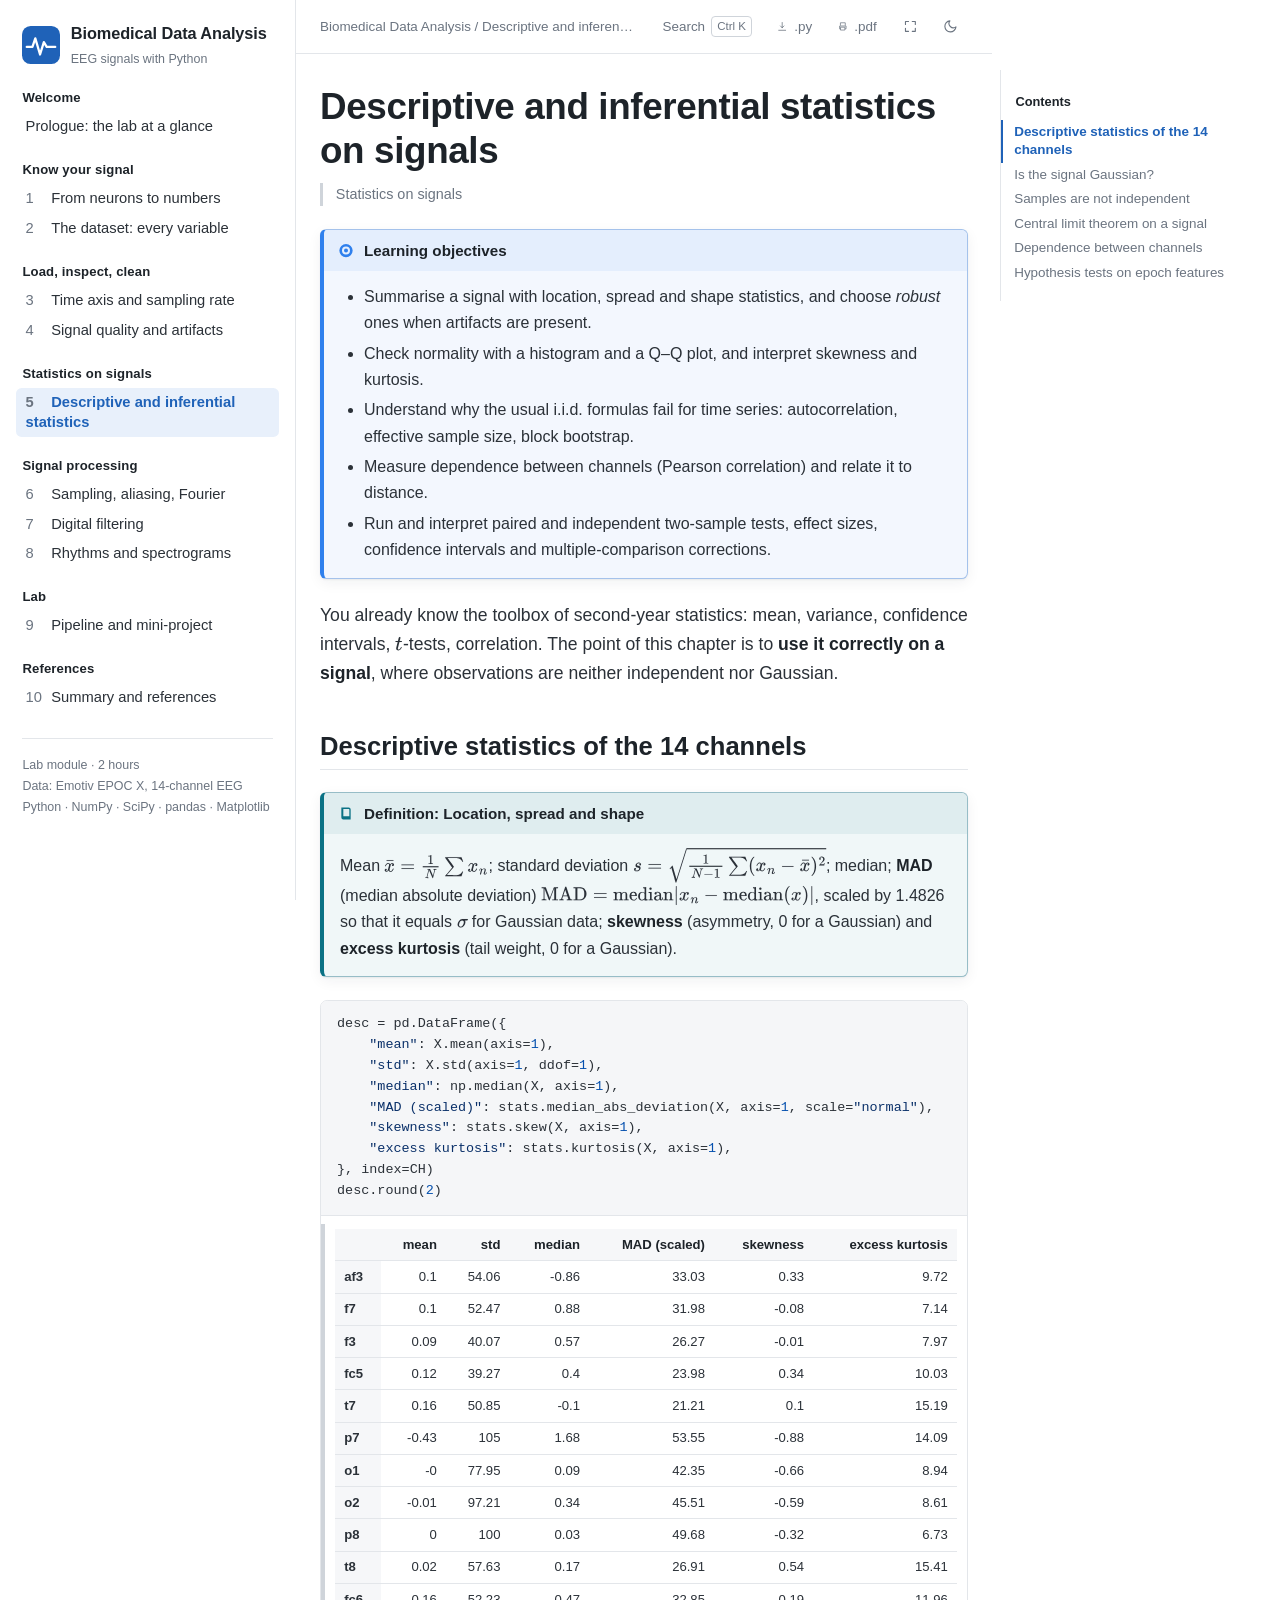
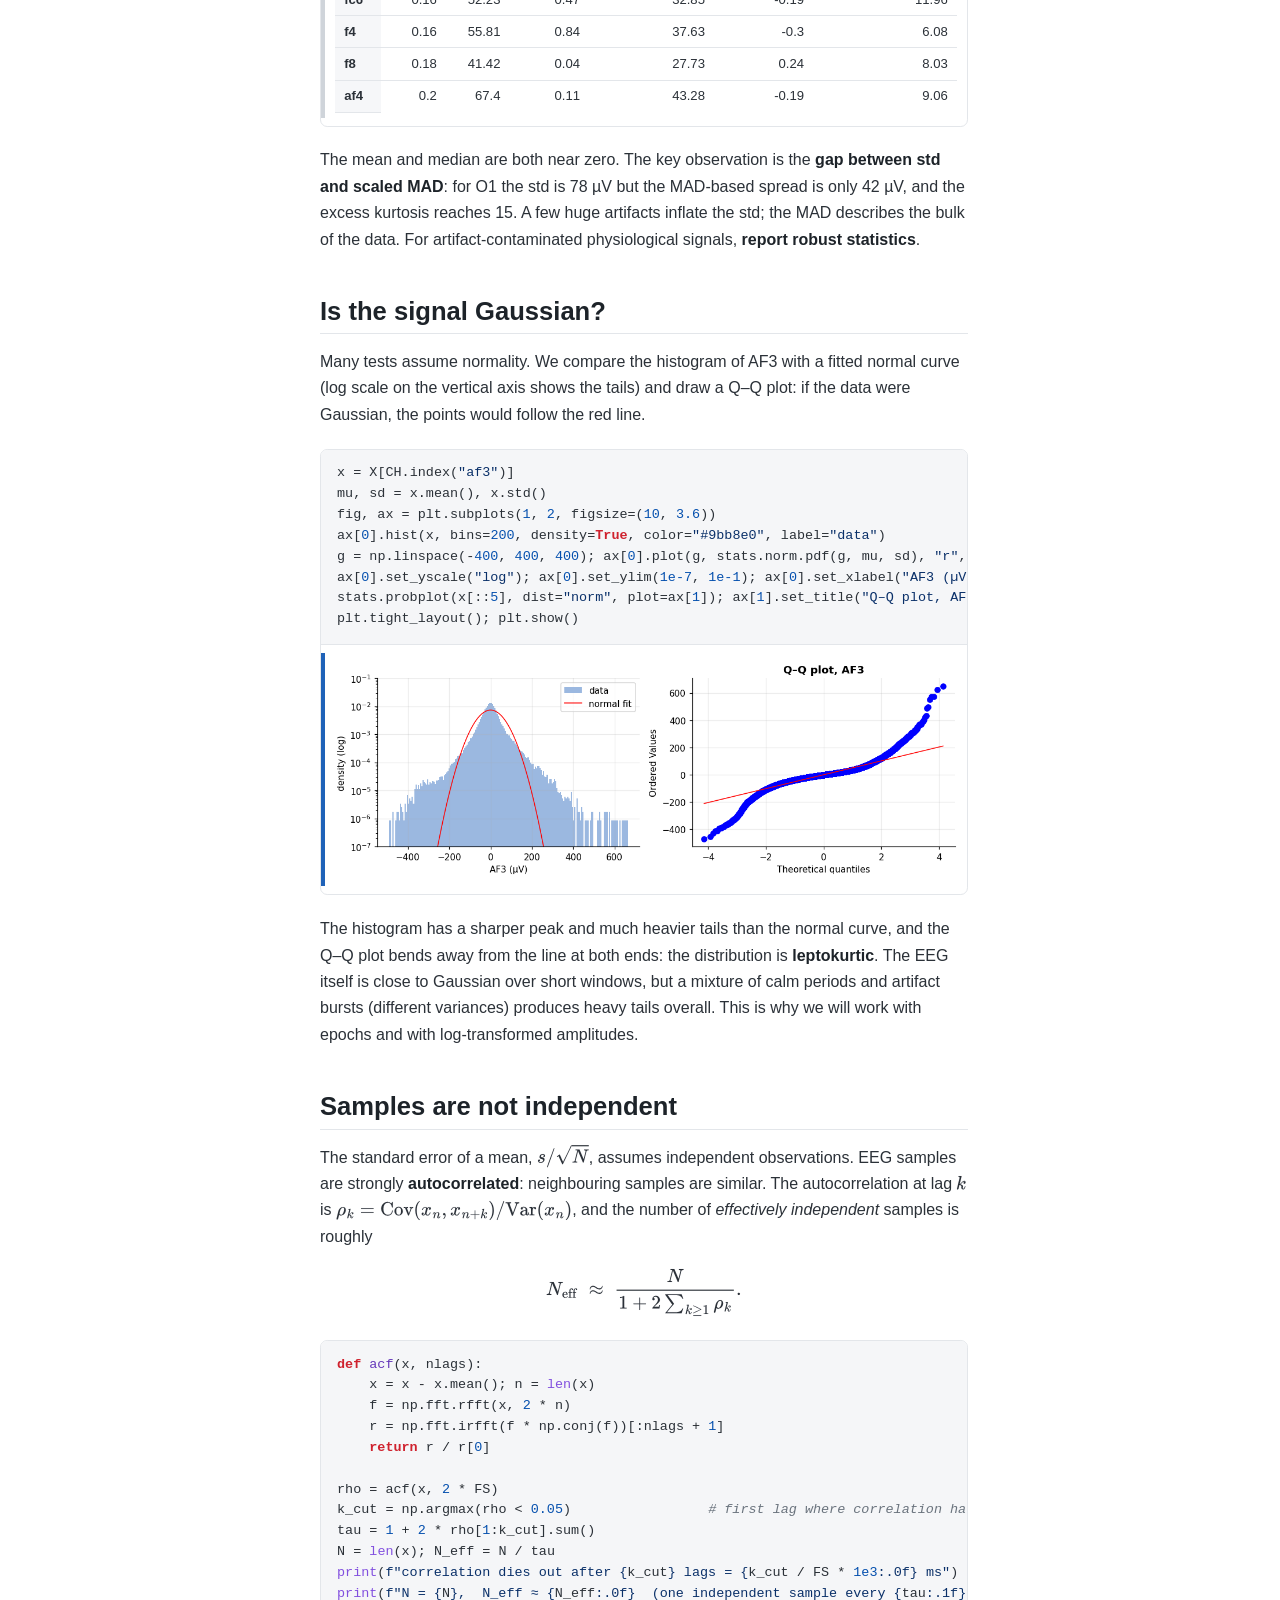
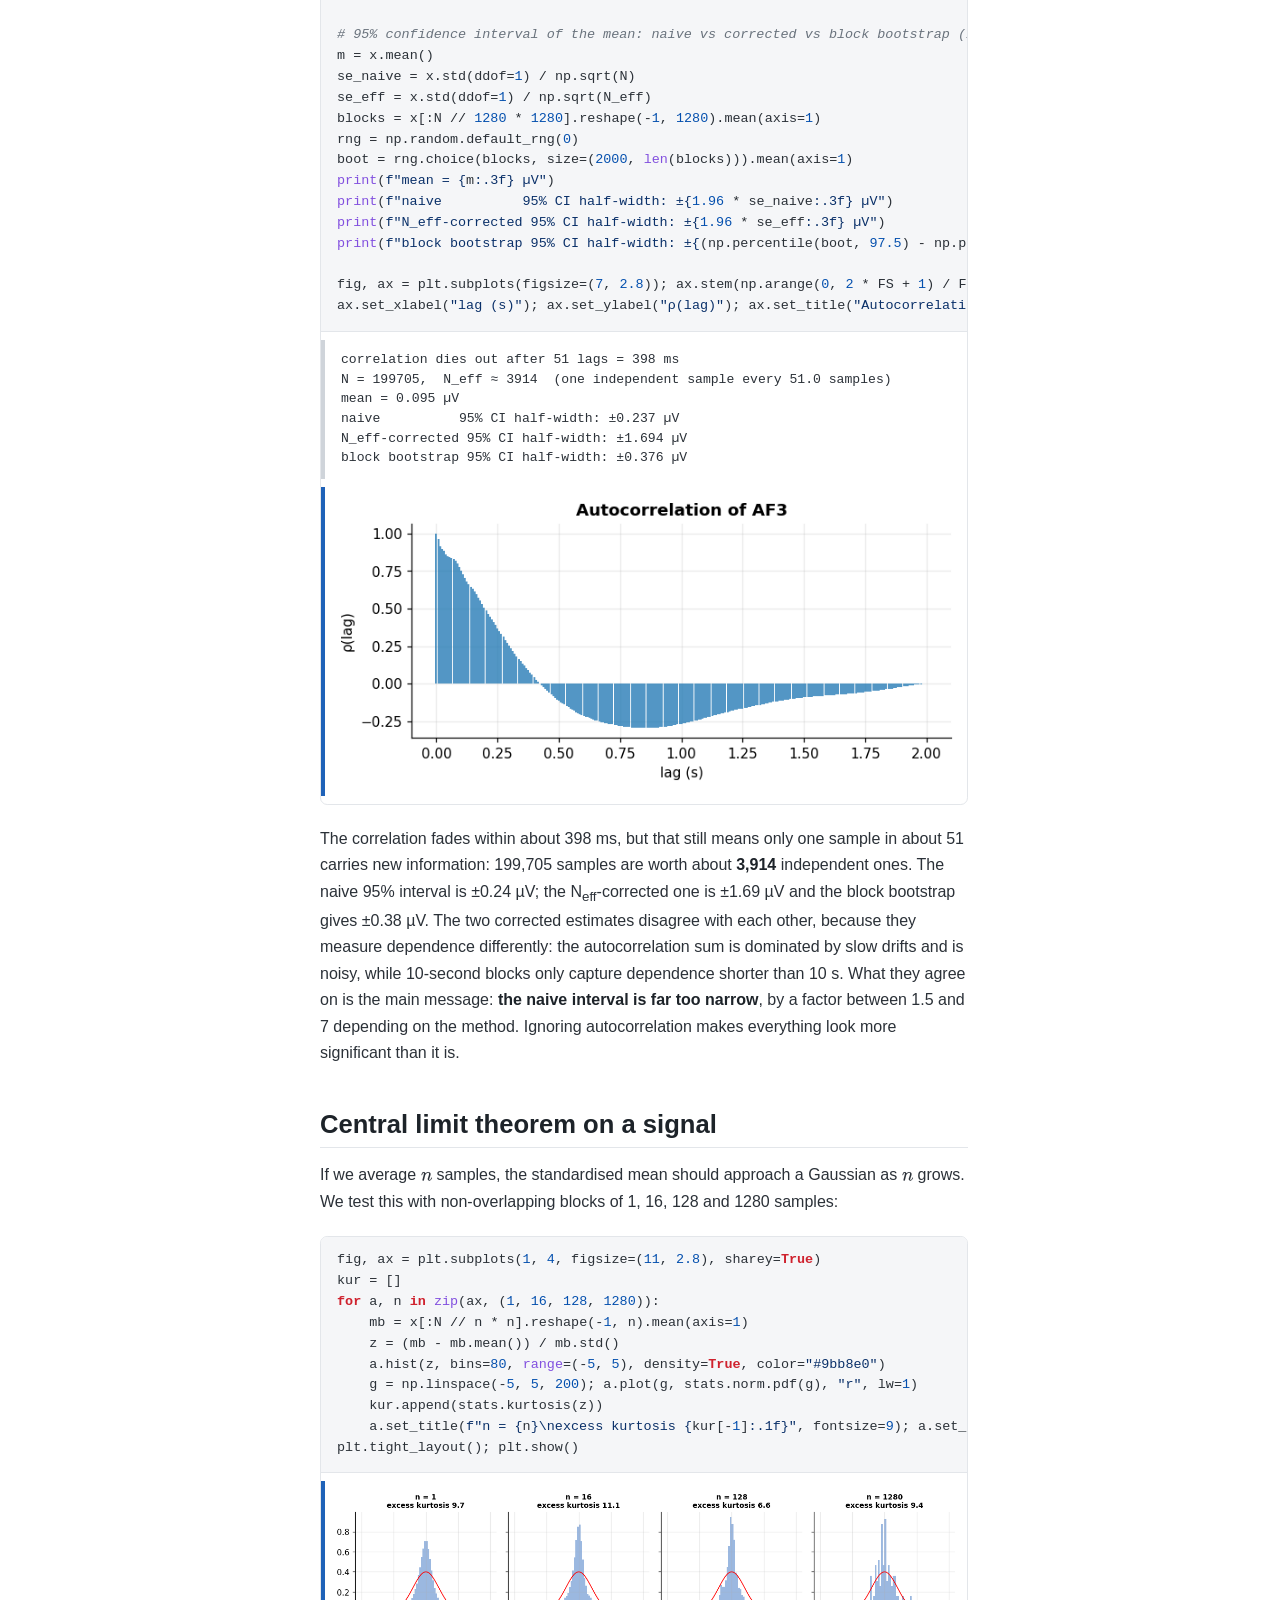
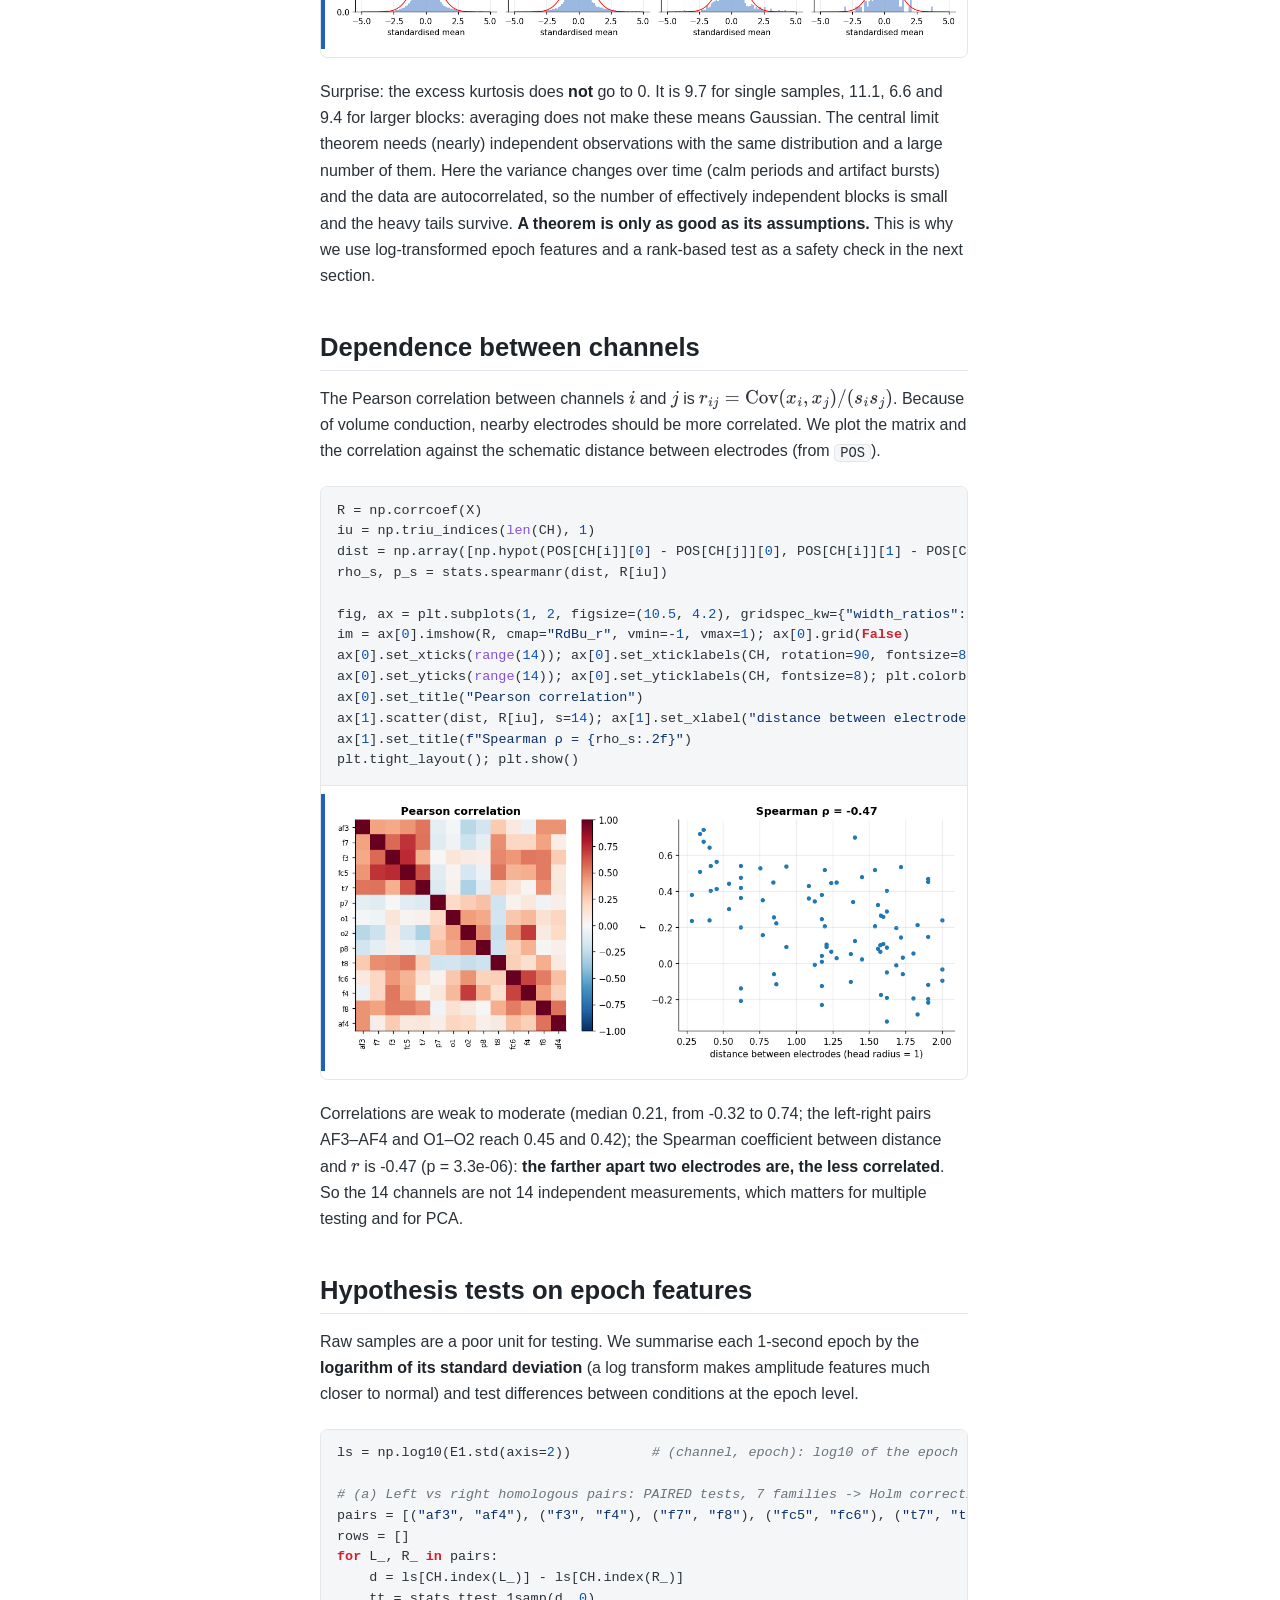
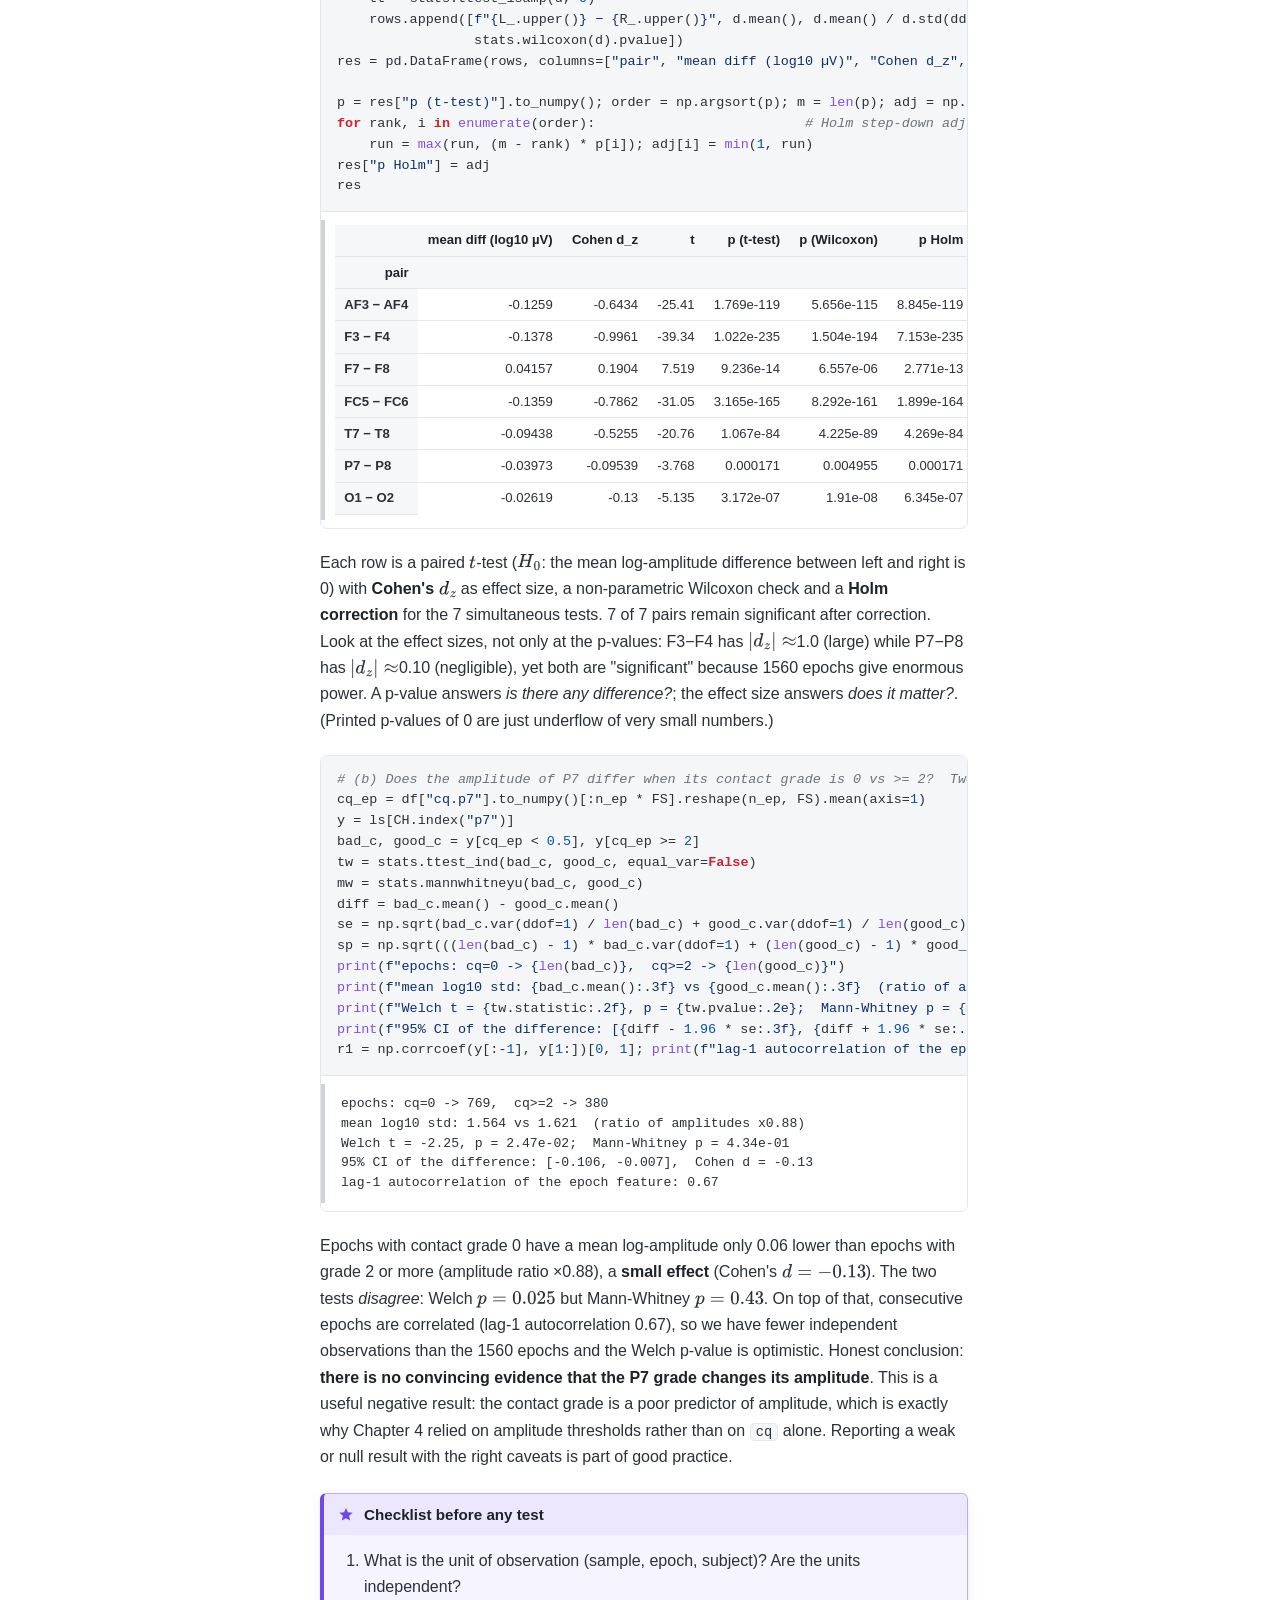
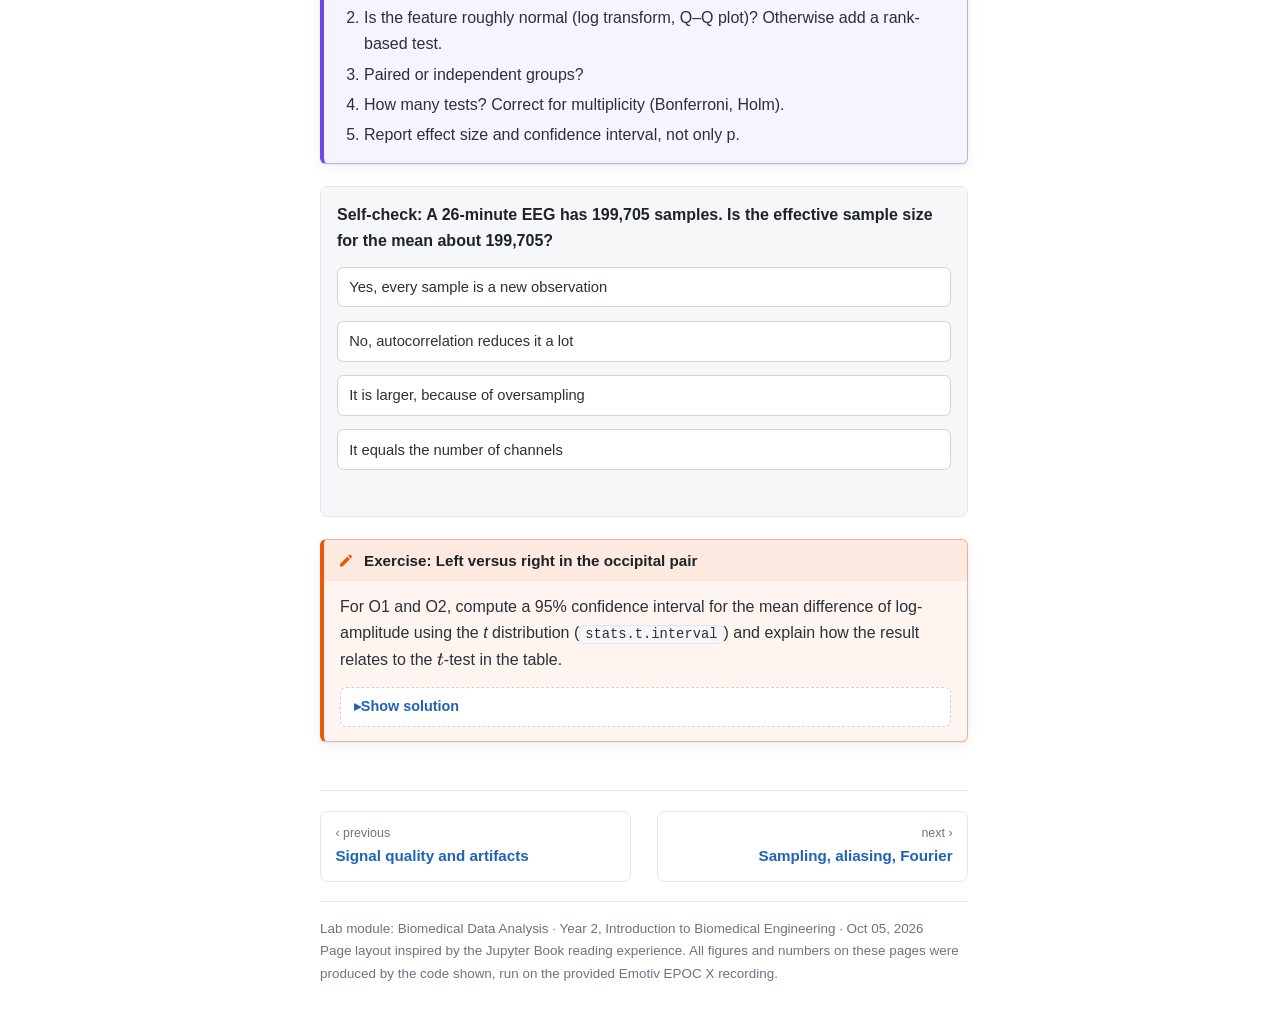
<file: bmdataanalysis/05-statistics.html>
<!DOCTYPE html>
<html lang="en" data-theme="light">
<head>
<meta charset="utf-8">
<meta name="viewport" content="width=device-width, initial-scale=1">
<title>Descriptive and inferential statistics — Biomedical Data Analysis</title>
<meta name="description" content="Biomedical data analysis lab with Python on Emotiv EPOC X EEG data.">
<link rel="icon" href="data:image/svg+xml,%3Csvg xmlns='http://www.w3.org/2000/svg' viewBox='0 0 40 40'%3E%3Crect width='40' height='40' rx='9' fill='%231f62b8'/%3E%3Cpath d='M5 22h6l3-9 5 17 4-13 3 5h9' fill='none' stroke='white' stroke-width='2.6' stroke-linecap='round' stroke-linejoin='round'/%3E%3C/svg%3E">
<link rel="stylesheet" href="assets/css/style.css">
<script>
(function(){try{var t=localStorage.getItem('bda-theme');if(!t&&window.matchMedia&&matchMedia('(prefers-color-scheme: dark)').matches)t='dark';document.documentElement.setAttribute('data-theme',t||'light');}catch(e){}})();
window.MathJax={tex:{inlineMath:[['\\(','\\)']],displayMath:[['\\[','\\]']]},options:{skipHtmlTags:['script','noscript','style','textarea','pre','code']}};
</script>
<script defer src="assets/js/mathjax-tex-svg.js"></script>
<script defer src="assets/js/search-data.js"></script>
<script defer src="assets/js/main.js"></script>
</head>
<body>
<a class="skip" href="#main-content">Skip to main content</a>
<nav class="sidebar" aria-label="Main navigation"><a class="logo" href="index.html"><svg width="38" height="38" viewBox="0 0 40 40" aria-hidden="true"><rect width="40" height="40" rx="9" fill="#1f62b8"/><path d="M5 22h6l3-9 5 17 4-13 3 5h9" fill="none" stroke="#fff" stroke-width="2.4" stroke-linecap="round" stroke-linejoin="round"/></svg><span><b>Biomedical Data Analysis</b><small>EEG signals with Python</small></span></a><div class="nav-group">Welcome</div><ul><li><a href="index.html">Prologue: the lab at a glance</a></li></ul><div class="nav-group">Know your signal</div><ul><li><a href="01-neurons-to-numbers.html"><span class="num">1</span>From neurons to numbers</a></li><li><a href="02-dataset.html"><span class="num">2</span>The dataset: every variable</a></li></ul><div class="nav-group">Load, inspect, clean</div><ul><li><a href="03-time-axis.html"><span class="num">3</span>Time axis and sampling rate</a></li><li><a href="04-signal-quality.html"><span class="num">4</span>Signal quality and artifacts</a></li></ul><div class="nav-group">Statistics on signals</div><ul><li><a href="05-statistics.html" class="current"><span class="num">5</span>Descriptive and inferential statistics</a></li></ul><div class="nav-group">Signal processing</div><ul><li><a href="06-sampling-fourier.html"><span class="num">6</span>Sampling, aliasing, Fourier</a></li><li><a href="07-filtering.html"><span class="num">7</span>Digital filtering</a></li><li><a href="08-rhythms.html"><span class="num">8</span>Rhythms and spectrograms</a></li></ul><div class="nav-group">Lab</div><ul><li><a href="09-lab-pipeline.html"><span class="num">9</span>Pipeline and mini-project</a></li></ul><div class="nav-group">References</div><ul><li><a href="10-summary.html"><span class="num">10</span>Summary and references</a></li></ul><div class="sb-foot">Lab module · 2 hours<br>Data: Emotiv EPOC X, 14-channel EEG<br>Python · NumPy · SciPy · pandas · Matplotlib</div></nav>
<div class="scrim"></div>
<div class="main">
<div class="article-wrap">
<div class="article-col">
  <div class="header-bar">
    <button class="hbtn" id="sbToggle" aria-label="Toggle navigation"><svg viewBox="0 0 24 24"><path d="M3 6h18M3 12h18M3 18h18"/></svg></button>
    <span class="crumb">Biomedical Data Analysis / Descriptive and inferential statistics</span>
    <span class="spacer"></span>
    <button class="hbtn searchBtn" aria-label="Search"><svg viewBox="0 0 24 24"><circle cx="11" cy="11" r="7"/><path d="M21 21l-4.3-4.3"/></svg><span class="lbl">Search</span><kbd>Ctrl K</kbd></button>
    <a class="hbtn" href="assets/lab_code.py" download title="Download all code of the lab as a Python script"><svg viewBox="0 0 24 24"><path d="M12 3v12m0 0l-4-4m4 4l4-4M4 21h16"/></svg><span class="lbl">.py</span></a>
    <button class="hbtn" id="printBtn" title="Print or save as PDF" aria-label="Print"><svg viewBox="0 0 24 24"><path d="M6 9V3h12v6M6 18H4v-7h16v7h-2M7 14h10v7H7z"/></svg><span class="lbl">.pdf</span></button>
    <button class="hbtn" id="fsBtn" title="Focus mode" aria-label="Focus mode"><svg viewBox="0 0 24 24"><path d="M4 9V4h5M20 9V4h-5M4 15v5h5M20 15v5h-5"/></svg></button>
    <button class="hbtn" id="themeBtn" title="Light / dark" aria-label="Toggle dark mode"><svg viewBox="0 0 24 24"><path d="M21 12.8A9 9 0 1111.2 3a7 7 0 009.8 9.8z"/></svg></button>
  </div>
  <article id="main-content">
    
<h1 id="descriptive-and-inferential-statistics-on-signals">Descriptive and inferential statistics on signals<a class="headerlink" href="#descriptive-and-inferential-statistics-on-signals" title="Permalink to this heading">#</a></h1>
<p class="meta-line">Statistics on signals</p>
<div class="admonition objectives"><p class="admonition-title">Learning objectives</p><div class="adm-body">
<ul>
<li>Summarise a signal with location, spread and shape statistics, and choose <em>robust</em> ones when artifacts are present.</li>
<li>Check normality with a histogram and a Q–Q plot, and interpret skewness and kurtosis.</li>
<li>Understand why the usual i.i.d. formulas fail for time series: autocorrelation, effective sample size, block bootstrap.</li>
<li>Measure dependence between channels (Pearson correlation) and relate it to distance.</li>
<li>Run and interpret paired and independent two-sample tests, effect sizes, confidence intervals and multiple-comparison corrections.</li>
</ul></div></div>
<p class="lead">You already know the toolbox of second-year statistics: mean, variance, confidence intervals, \(t\)-tests, correlation. The point of this chapter is to <strong>use it correctly on a signal</strong>, where observations are neither independent nor Gaussian.</p>

<h2 id="descriptive-statistics-of-the-14-channels">Descriptive statistics of the 14 channels<a class="headerlink" href="#descriptive-statistics-of-the-14-channels" title="Permalink to this heading">#</a></h2>
<div class="admonition definition"><p class="admonition-title">Definition: Location, spread and shape</p><div class="adm-body">
<p>Mean \(\bar x = \frac1N\sum x_n\); standard deviation \(s=\sqrt{\frac{1}{N-1}\sum (x_n-\bar x)^2}\); median; <strong>MAD</strong> (median absolute deviation) \(\mathrm{MAD}=\mathrm{median}|x_n-\mathrm{median}(x)|\), scaled by 1.4826 so that it equals \(\sigma\) for Gaussian data; <strong>skewness</strong> (asymmetry, 0 for a Gaussian) and <strong>excess kurtosis</strong> (tail weight, 0 for a Gaussian).</p></div></div>
<div class="cell"><div class="cell_input"><div class="highlight"><pre><span class="n">desc</span> <span class="o">=</span> <span class="n">pd</span><span class="o">.</span><span class="n">DataFrame</span><span class="p">({</span>
    <span class="s2">&quot;mean&quot;</span><span class="p">:</span> <span class="n">X</span><span class="o">.</span><span class="n">mean</span><span class="p">(</span><span class="n">axis</span><span class="o">=</span><span class="mi">1</span><span class="p">),</span>
    <span class="s2">&quot;std&quot;</span><span class="p">:</span> <span class="n">X</span><span class="o">.</span><span class="n">std</span><span class="p">(</span><span class="n">axis</span><span class="o">=</span><span class="mi">1</span><span class="p">,</span> <span class="n">ddof</span><span class="o">=</span><span class="mi">1</span><span class="p">),</span>
    <span class="s2">&quot;median&quot;</span><span class="p">:</span> <span class="n">np</span><span class="o">.</span><span class="n">median</span><span class="p">(</span><span class="n">X</span><span class="p">,</span> <span class="n">axis</span><span class="o">=</span><span class="mi">1</span><span class="p">),</span>
    <span class="s2">&quot;MAD (scaled)&quot;</span><span class="p">:</span> <span class="n">stats</span><span class="o">.</span><span class="n">median_abs_deviation</span><span class="p">(</span><span class="n">X</span><span class="p">,</span> <span class="n">axis</span><span class="o">=</span><span class="mi">1</span><span class="p">,</span> <span class="n">scale</span><span class="o">=</span><span class="s2">&quot;normal&quot;</span><span class="p">),</span>
    <span class="s2">&quot;skewness&quot;</span><span class="p">:</span> <span class="n">stats</span><span class="o">.</span><span class="n">skew</span><span class="p">(</span><span class="n">X</span><span class="p">,</span> <span class="n">axis</span><span class="o">=</span><span class="mi">1</span><span class="p">),</span>
    <span class="s2">&quot;excess kurtosis&quot;</span><span class="p">:</span> <span class="n">stats</span><span class="o">.</span><span class="n">kurtosis</span><span class="p">(</span><span class="n">X</span><span class="p">,</span> <span class="n">axis</span><span class="o">=</span><span class="mi">1</span><span class="p">),</span>
<span class="p">},</span> <span class="n">index</span><span class="o">=</span><span class="n">CH</span><span class="p">)</span>
<span class="n">desc</span><span class="o">.</span><span class="n">round</span><span class="p">(</span><span class="mi">2</span><span class="p">)</span>
</pre></div><button class="copybtn" title="Copy code" aria-label="Copy code">Copy</button></div><div class="cell_output df_out"><table class="dataframe dataframe">
  <thead>
    <tr style="text-align: right;">
      <th></th>
      <th>mean</th>
      <th>std</th>
      <th>median</th>
      <th>MAD (scaled)</th>
      <th>skewness</th>
      <th>excess kurtosis</th>
    </tr>
  </thead>
  <tbody>
    <tr>
      <th>af3</th>
      <td>0.1</td>
      <td>54.06</td>
      <td>-0.86</td>
      <td>33.03</td>
      <td>0.33</td>
      <td>9.72</td>
    </tr>
    <tr>
      <th>f7</th>
      <td>0.1</td>
      <td>52.47</td>
      <td>0.88</td>
      <td>31.98</td>
      <td>-0.08</td>
      <td>7.14</td>
    </tr>
    <tr>
      <th>f3</th>
      <td>0.09</td>
      <td>40.07</td>
      <td>0.57</td>
      <td>26.27</td>
      <td>-0.01</td>
      <td>7.97</td>
    </tr>
    <tr>
      <th>fc5</th>
      <td>0.12</td>
      <td>39.27</td>
      <td>0.4</td>
      <td>23.98</td>
      <td>0.34</td>
      <td>10.03</td>
    </tr>
    <tr>
      <th>t7</th>
      <td>0.16</td>
      <td>50.85</td>
      <td>-0.1</td>
      <td>21.21</td>
      <td>0.1</td>
      <td>15.19</td>
    </tr>
    <tr>
      <th>p7</th>
      <td>-0.43</td>
      <td>105</td>
      <td>1.68</td>
      <td>53.55</td>
      <td>-0.88</td>
      <td>14.09</td>
    </tr>
    <tr>
      <th>o1</th>
      <td>-0</td>
      <td>77.95</td>
      <td>0.09</td>
      <td>42.35</td>
      <td>-0.66</td>
      <td>8.94</td>
    </tr>
    <tr>
      <th>o2</th>
      <td>-0.01</td>
      <td>97.21</td>
      <td>0.34</td>
      <td>45.51</td>
      <td>-0.59</td>
      <td>8.61</td>
    </tr>
    <tr>
      <th>p8</th>
      <td>0</td>
      <td>100</td>
      <td>0.03</td>
      <td>49.68</td>
      <td>-0.32</td>
      <td>6.73</td>
    </tr>
    <tr>
      <th>t8</th>
      <td>0.02</td>
      <td>57.63</td>
      <td>0.17</td>
      <td>26.91</td>
      <td>0.54</td>
      <td>15.41</td>
    </tr>
    <tr>
      <th>fc6</th>
      <td>0.16</td>
      <td>52.23</td>
      <td>0.47</td>
      <td>32.85</td>
      <td>-0.19</td>
      <td>11.96</td>
    </tr>
    <tr>
      <th>f4</th>
      <td>0.16</td>
      <td>55.81</td>
      <td>0.84</td>
      <td>37.63</td>
      <td>-0.3</td>
      <td>6.08</td>
    </tr>
    <tr>
      <th>f8</th>
      <td>0.18</td>
      <td>41.42</td>
      <td>0.04</td>
      <td>27.73</td>
      <td>0.24</td>
      <td>8.03</td>
    </tr>
    <tr>
      <th>af4</th>
      <td>0.2</td>
      <td>67.4</td>
      <td>0.11</td>
      <td>43.28</td>
      <td>-0.19</td>
      <td>9.06</td>
    </tr>
  </tbody>
</table></div></div>
<p>The mean and median are both near zero. The key observation is the <strong>gap between std and scaled MAD</strong>: for O1 the std is 78 µV but the MAD-based spread is only 42 µV, and the excess kurtosis reaches 15. A few huge artifacts inflate the std; the MAD describes the bulk of the data. For artifact-contaminated physiological signals, <strong>report robust statistics</strong>.</p>

<h2 id="is-the-signal-gaussian">Is the signal Gaussian?<a class="headerlink" href="#is-the-signal-gaussian" title="Permalink to this heading">#</a></h2>
<p>Many tests assume normality. We compare the histogram of AF3 with a fitted normal curve (log scale on the vertical axis shows the tails) and draw a Q–Q plot: if the data were Gaussian, the points would follow the red line.</p>
<div class="cell"><div class="cell_input"><div class="highlight"><pre><span class="n">x</span> <span class="o">=</span> <span class="n">X</span><span class="p">[</span><span class="n">CH</span><span class="o">.</span><span class="n">index</span><span class="p">(</span><span class="s2">&quot;af3&quot;</span><span class="p">)]</span>
<span class="n">mu</span><span class="p">,</span> <span class="n">sd</span> <span class="o">=</span> <span class="n">x</span><span class="o">.</span><span class="n">mean</span><span class="p">(),</span> <span class="n">x</span><span class="o">.</span><span class="n">std</span><span class="p">()</span>
<span class="n">fig</span><span class="p">,</span> <span class="n">ax</span> <span class="o">=</span> <span class="n">plt</span><span class="o">.</span><span class="n">subplots</span><span class="p">(</span><span class="mi">1</span><span class="p">,</span> <span class="mi">2</span><span class="p">,</span> <span class="n">figsize</span><span class="o">=</span><span class="p">(</span><span class="mi">10</span><span class="p">,</span> <span class="mf">3.6</span><span class="p">))</span>
<span class="n">ax</span><span class="p">[</span><span class="mi">0</span><span class="p">]</span><span class="o">.</span><span class="n">hist</span><span class="p">(</span><span class="n">x</span><span class="p">,</span> <span class="n">bins</span><span class="o">=</span><span class="mi">200</span><span class="p">,</span> <span class="n">density</span><span class="o">=</span><span class="kc">True</span><span class="p">,</span> <span class="n">color</span><span class="o">=</span><span class="s2">&quot;#9bb8e0&quot;</span><span class="p">,</span> <span class="n">label</span><span class="o">=</span><span class="s2">&quot;data&quot;</span><span class="p">)</span>
<span class="n">g</span> <span class="o">=</span> <span class="n">np</span><span class="o">.</span><span class="n">linspace</span><span class="p">(</span><span class="o">-</span><span class="mi">400</span><span class="p">,</span> <span class="mi">400</span><span class="p">,</span> <span class="mi">400</span><span class="p">);</span> <span class="n">ax</span><span class="p">[</span><span class="mi">0</span><span class="p">]</span><span class="o">.</span><span class="n">plot</span><span class="p">(</span><span class="n">g</span><span class="p">,</span> <span class="n">stats</span><span class="o">.</span><span class="n">norm</span><span class="o">.</span><span class="n">pdf</span><span class="p">(</span><span class="n">g</span><span class="p">,</span> <span class="n">mu</span><span class="p">,</span> <span class="n">sd</span><span class="p">),</span> <span class="s2">&quot;r&quot;</span><span class="p">,</span> <span class="n">label</span><span class="o">=</span><span class="s2">&quot;normal fit&quot;</span><span class="p">)</span>
<span class="n">ax</span><span class="p">[</span><span class="mi">0</span><span class="p">]</span><span class="o">.</span><span class="n">set_yscale</span><span class="p">(</span><span class="s2">&quot;log&quot;</span><span class="p">);</span> <span class="n">ax</span><span class="p">[</span><span class="mi">0</span><span class="p">]</span><span class="o">.</span><span class="n">set_ylim</span><span class="p">(</span><span class="mf">1e-7</span><span class="p">,</span> <span class="mf">1e-1</span><span class="p">);</span> <span class="n">ax</span><span class="p">[</span><span class="mi">0</span><span class="p">]</span><span class="o">.</span><span class="n">set_xlabel</span><span class="p">(</span><span class="s2">&quot;AF3 (µV)&quot;</span><span class="p">);</span> <span class="n">ax</span><span class="p">[</span><span class="mi">0</span><span class="p">]</span><span class="o">.</span><span class="n">set_ylabel</span><span class="p">(</span><span class="s2">&quot;density (log)&quot;</span><span class="p">);</span> <span class="n">ax</span><span class="p">[</span><span class="mi">0</span><span class="p">]</span><span class="o">.</span><span class="n">legend</span><span class="p">()</span>
<span class="n">stats</span><span class="o">.</span><span class="n">probplot</span><span class="p">(</span><span class="n">x</span><span class="p">[::</span><span class="mi">5</span><span class="p">],</span> <span class="n">dist</span><span class="o">=</span><span class="s2">&quot;norm&quot;</span><span class="p">,</span> <span class="n">plot</span><span class="o">=</span><span class="n">ax</span><span class="p">[</span><span class="mi">1</span><span class="p">]);</span> <span class="n">ax</span><span class="p">[</span><span class="mi">1</span><span class="p">]</span><span class="o">.</span><span class="n">set_title</span><span class="p">(</span><span class="s2">&quot;Q–Q plot, AF3&quot;</span><span class="p">);</span> <span class="n">ax</span><span class="p">[</span><span class="mi">1</span><span class="p">]</span><span class="o">.</span><span class="n">get_lines</span><span class="p">()[</span><span class="mi">1</span><span class="p">]</span><span class="o">.</span><span class="n">set_color</span><span class="p">(</span><span class="s2">&quot;r&quot;</span><span class="p">)</span>
<span class="n">plt</span><span class="o">.</span><span class="n">tight_layout</span><span class="p">();</span> <span class="n">plt</span><span class="o">.</span><span class="n">show</span><span class="p">()</span>
</pre></div><button class="copybtn" title="Copy code" aria-label="Copy code">Copy</button></div><figure class="cell_output fig_out"><img src="assets/img/05-statistics_1.png" alt="Figure output" loading="lazy"></figure></div>
<p>The histogram has a sharper peak and much heavier tails than the normal curve, and the Q–Q plot bends away from the line at both ends: the distribution is <strong>leptokurtic</strong>. The EEG itself is close to Gaussian over short windows, but a mixture of calm periods and artifact bursts (different variances) produces heavy tails overall. This is why we will work with epochs and with log-transformed amplitudes.</p>

<h2 id="samples-are-not-independent">Samples are not independent<a class="headerlink" href="#samples-are-not-independent" title="Permalink to this heading">#</a></h2>
<p>The standard error of a mean, \(s/\sqrt{N}\), assumes independent observations. EEG samples are strongly <strong>autocorrelated</strong>: neighbouring samples are similar. The autocorrelation at lag \(k\) is \(\rho_k=\mathrm{Cov}(x_n,x_{n+k})/\mathrm{Var}(x_n)\), and the number of <em>effectively independent</em> samples is roughly
\[
N_{\mathrm{eff}}\;\approx\;\frac{N}{1+2\sum_{k\ge 1}\rho_k}.
\]
</p>
<div class="cell"><div class="cell_input"><div class="highlight"><pre><span class="k">def</span><span class="w"> </span><span class="nf">acf</span><span class="p">(</span><span class="n">x</span><span class="p">,</span> <span class="n">nlags</span><span class="p">):</span>
    <span class="n">x</span> <span class="o">=</span> <span class="n">x</span> <span class="o">-</span> <span class="n">x</span><span class="o">.</span><span class="n">mean</span><span class="p">();</span> <span class="n">n</span> <span class="o">=</span> <span class="nb">len</span><span class="p">(</span><span class="n">x</span><span class="p">)</span>
    <span class="n">f</span> <span class="o">=</span> <span class="n">np</span><span class="o">.</span><span class="n">fft</span><span class="o">.</span><span class="n">rfft</span><span class="p">(</span><span class="n">x</span><span class="p">,</span> <span class="mi">2</span> <span class="o">*</span> <span class="n">n</span><span class="p">)</span>
    <span class="n">r</span> <span class="o">=</span> <span class="n">np</span><span class="o">.</span><span class="n">fft</span><span class="o">.</span><span class="n">irfft</span><span class="p">(</span><span class="n">f</span> <span class="o">*</span> <span class="n">np</span><span class="o">.</span><span class="n">conj</span><span class="p">(</span><span class="n">f</span><span class="p">))[:</span><span class="n">nlags</span> <span class="o">+</span> <span class="mi">1</span><span class="p">]</span>
    <span class="k">return</span> <span class="n">r</span> <span class="o">/</span> <span class="n">r</span><span class="p">[</span><span class="mi">0</span><span class="p">]</span>

<span class="n">rho</span> <span class="o">=</span> <span class="n">acf</span><span class="p">(</span><span class="n">x</span><span class="p">,</span> <span class="mi">2</span> <span class="o">*</span> <span class="n">FS</span><span class="p">)</span>
<span class="n">k_cut</span> <span class="o">=</span> <span class="n">np</span><span class="o">.</span><span class="n">argmax</span><span class="p">(</span><span class="n">rho</span> <span class="o">&lt;</span> <span class="mf">0.05</span><span class="p">)</span>                 <span class="c1"># first lag where correlation has died out</span>
<span class="n">tau</span> <span class="o">=</span> <span class="mi">1</span> <span class="o">+</span> <span class="mi">2</span> <span class="o">*</span> <span class="n">rho</span><span class="p">[</span><span class="mi">1</span><span class="p">:</span><span class="n">k_cut</span><span class="p">]</span><span class="o">.</span><span class="n">sum</span><span class="p">()</span>
<span class="n">N</span> <span class="o">=</span> <span class="nb">len</span><span class="p">(</span><span class="n">x</span><span class="p">);</span> <span class="n">N_eff</span> <span class="o">=</span> <span class="n">N</span> <span class="o">/</span> <span class="n">tau</span>
<span class="nb">print</span><span class="p">(</span><span class="sa">f</span><span class="s2">&quot;correlation dies out after </span><span class="si">{</span><span class="n">k_cut</span><span class="si">}</span><span class="s2"> lags = </span><span class="si">{</span><span class="n">k_cut</span><span class="w"> </span><span class="o">/</span><span class="w"> </span><span class="n">FS</span><span class="w"> </span><span class="o">*</span><span class="w"> </span><span class="mf">1e3</span><span class="si">:</span><span class="s2">.0f</span><span class="si">}</span><span class="s2"> ms&quot;</span><span class="p">)</span>
<span class="nb">print</span><span class="p">(</span><span class="sa">f</span><span class="s2">&quot;N = </span><span class="si">{</span><span class="n">N</span><span class="si">}</span><span class="s2">,  N_eff ≈ </span><span class="si">{</span><span class="n">N_eff</span><span class="si">:</span><span class="s2">.0f</span><span class="si">}</span><span class="s2">  (one independent sample every </span><span class="si">{</span><span class="n">tau</span><span class="si">:</span><span class="s2">.1f</span><span class="si">}</span><span class="s2"> samples)&quot;</span><span class="p">)</span>

<span class="c1"># 95% confidence interval of the mean: naive vs corrected vs block bootstrap (10-s blocks)</span>
<span class="n">m</span> <span class="o">=</span> <span class="n">x</span><span class="o">.</span><span class="n">mean</span><span class="p">()</span>
<span class="n">se_naive</span> <span class="o">=</span> <span class="n">x</span><span class="o">.</span><span class="n">std</span><span class="p">(</span><span class="n">ddof</span><span class="o">=</span><span class="mi">1</span><span class="p">)</span> <span class="o">/</span> <span class="n">np</span><span class="o">.</span><span class="n">sqrt</span><span class="p">(</span><span class="n">N</span><span class="p">)</span>
<span class="n">se_eff</span> <span class="o">=</span> <span class="n">x</span><span class="o">.</span><span class="n">std</span><span class="p">(</span><span class="n">ddof</span><span class="o">=</span><span class="mi">1</span><span class="p">)</span> <span class="o">/</span> <span class="n">np</span><span class="o">.</span><span class="n">sqrt</span><span class="p">(</span><span class="n">N_eff</span><span class="p">)</span>
<span class="n">blocks</span> <span class="o">=</span> <span class="n">x</span><span class="p">[:</span><span class="n">N</span> <span class="o">//</span> <span class="mi">1280</span> <span class="o">*</span> <span class="mi">1280</span><span class="p">]</span><span class="o">.</span><span class="n">reshape</span><span class="p">(</span><span class="o">-</span><span class="mi">1</span><span class="p">,</span> <span class="mi">1280</span><span class="p">)</span><span class="o">.</span><span class="n">mean</span><span class="p">(</span><span class="n">axis</span><span class="o">=</span><span class="mi">1</span><span class="p">)</span>
<span class="n">rng</span> <span class="o">=</span> <span class="n">np</span><span class="o">.</span><span class="n">random</span><span class="o">.</span><span class="n">default_rng</span><span class="p">(</span><span class="mi">0</span><span class="p">)</span>
<span class="n">boot</span> <span class="o">=</span> <span class="n">rng</span><span class="o">.</span><span class="n">choice</span><span class="p">(</span><span class="n">blocks</span><span class="p">,</span> <span class="n">size</span><span class="o">=</span><span class="p">(</span><span class="mi">2000</span><span class="p">,</span> <span class="nb">len</span><span class="p">(</span><span class="n">blocks</span><span class="p">)))</span><span class="o">.</span><span class="n">mean</span><span class="p">(</span><span class="n">axis</span><span class="o">=</span><span class="mi">1</span><span class="p">)</span>
<span class="nb">print</span><span class="p">(</span><span class="sa">f</span><span class="s2">&quot;mean = </span><span class="si">{</span><span class="n">m</span><span class="si">:</span><span class="s2">.3f</span><span class="si">}</span><span class="s2"> µV&quot;</span><span class="p">)</span>
<span class="nb">print</span><span class="p">(</span><span class="sa">f</span><span class="s2">&quot;naive          95% CI half-width: ±</span><span class="si">{</span><span class="mf">1.96</span><span class="w"> </span><span class="o">*</span><span class="w"> </span><span class="n">se_naive</span><span class="si">:</span><span class="s2">.3f</span><span class="si">}</span><span class="s2"> µV&quot;</span><span class="p">)</span>
<span class="nb">print</span><span class="p">(</span><span class="sa">f</span><span class="s2">&quot;N_eff-corrected 95% CI half-width: ±</span><span class="si">{</span><span class="mf">1.96</span><span class="w"> </span><span class="o">*</span><span class="w"> </span><span class="n">se_eff</span><span class="si">:</span><span class="s2">.3f</span><span class="si">}</span><span class="s2"> µV&quot;</span><span class="p">)</span>
<span class="nb">print</span><span class="p">(</span><span class="sa">f</span><span class="s2">&quot;block bootstrap 95% CI half-width: ±</span><span class="si">{</span><span class="p">(</span><span class="n">np</span><span class="o">.</span><span class="n">percentile</span><span class="p">(</span><span class="n">boot</span><span class="p">,</span><span class="w"> </span><span class="mf">97.5</span><span class="p">)</span><span class="w"> </span><span class="o">-</span><span class="w"> </span><span class="n">np</span><span class="o">.</span><span class="n">percentile</span><span class="p">(</span><span class="n">boot</span><span class="p">,</span><span class="w"> </span><span class="mf">2.5</span><span class="p">))</span><span class="w"> </span><span class="o">/</span><span class="w"> </span><span class="mi">2</span><span class="si">:</span><span class="s2">.3f</span><span class="si">}</span><span class="s2"> µV&quot;</span><span class="p">)</span>

<span class="n">fig</span><span class="p">,</span> <span class="n">ax</span> <span class="o">=</span> <span class="n">plt</span><span class="o">.</span><span class="n">subplots</span><span class="p">(</span><span class="n">figsize</span><span class="o">=</span><span class="p">(</span><span class="mi">7</span><span class="p">,</span> <span class="mf">2.8</span><span class="p">));</span> <span class="n">ax</span><span class="o">.</span><span class="n">stem</span><span class="p">(</span><span class="n">np</span><span class="o">.</span><span class="n">arange</span><span class="p">(</span><span class="mi">0</span><span class="p">,</span> <span class="mi">2</span> <span class="o">*</span> <span class="n">FS</span> <span class="o">+</span> <span class="mi">1</span><span class="p">)</span> <span class="o">/</span> <span class="n">FS</span><span class="p">,</span> <span class="n">rho</span><span class="p">,</span> <span class="n">markerfmt</span><span class="o">=</span><span class="s2">&quot; &quot;</span><span class="p">,</span> <span class="n">basefmt</span><span class="o">=</span><span class="s2">&quot; &quot;</span><span class="p">)</span>
<span class="n">ax</span><span class="o">.</span><span class="n">set_xlabel</span><span class="p">(</span><span class="s2">&quot;lag (s)&quot;</span><span class="p">);</span> <span class="n">ax</span><span class="o">.</span><span class="n">set_ylabel</span><span class="p">(</span><span class="s2">&quot;ρ(lag)&quot;</span><span class="p">);</span> <span class="n">ax</span><span class="o">.</span><span class="n">set_title</span><span class="p">(</span><span class="s2">&quot;Autocorrelation of AF3&quot;</span><span class="p">);</span> <span class="n">plt</span><span class="o">.</span><span class="n">show</span><span class="p">()</span>
</pre></div><button class="copybtn" title="Copy code" aria-label="Copy code">Copy</button></div><div class="cell_output"><pre>correlation dies out after 51 lags = 398 ms
N = 199705,  N_eff ≈ 3914  (one independent sample every 51.0 samples)
mean = 0.095 µV
naive          95% CI half-width: ±0.237 µV
N_eff-corrected 95% CI half-width: ±1.694 µV
block bootstrap 95% CI half-width: ±0.376 µV</pre></div><figure class="cell_output fig_out"><img src="assets/img/05-statistics_2.png" alt="Figure output" loading="lazy"></figure></div>
<p>The correlation fades within about 398 ms, but that still means only one sample in about 51 carries new information: 199,705 samples are worth about <strong>3,914</strong> independent ones. The naive 95% interval is ±0.24 µV; the N<sub>eff</sub>-corrected one is ±1.69 µV and the block bootstrap gives ±0.38 µV. The two corrected estimates disagree with each other, because they measure dependence differently: the autocorrelation sum is dominated by slow drifts and is noisy, while 10-second blocks only capture dependence shorter than 10 s. What they agree on is the main message: <strong>the naive interval is far too narrow</strong>, by a factor between 1.5 and 7 depending on the method. Ignoring autocorrelation makes everything look more significant than it is.</p>

<h2 id="central-limit-theorem-on-a-signal">Central limit theorem on a signal<a class="headerlink" href="#central-limit-theorem-on-a-signal" title="Permalink to this heading">#</a></h2>
<p>If we average \(n\) samples, the standardised mean should approach a Gaussian as \(n\) grows. We test this with non-overlapping blocks of 1, 16, 128 and 1280 samples:</p>
<div class="cell"><div class="cell_input"><div class="highlight"><pre><span class="n">fig</span><span class="p">,</span> <span class="n">ax</span> <span class="o">=</span> <span class="n">plt</span><span class="o">.</span><span class="n">subplots</span><span class="p">(</span><span class="mi">1</span><span class="p">,</span> <span class="mi">4</span><span class="p">,</span> <span class="n">figsize</span><span class="o">=</span><span class="p">(</span><span class="mi">11</span><span class="p">,</span> <span class="mf">2.8</span><span class="p">),</span> <span class="n">sharey</span><span class="o">=</span><span class="kc">True</span><span class="p">)</span>
<span class="n">kur</span> <span class="o">=</span> <span class="p">[]</span>
<span class="k">for</span> <span class="n">a</span><span class="p">,</span> <span class="n">n</span> <span class="ow">in</span> <span class="nb">zip</span><span class="p">(</span><span class="n">ax</span><span class="p">,</span> <span class="p">(</span><span class="mi">1</span><span class="p">,</span> <span class="mi">16</span><span class="p">,</span> <span class="mi">128</span><span class="p">,</span> <span class="mi">1280</span><span class="p">)):</span>
    <span class="n">mb</span> <span class="o">=</span> <span class="n">x</span><span class="p">[:</span><span class="n">N</span> <span class="o">//</span> <span class="n">n</span> <span class="o">*</span> <span class="n">n</span><span class="p">]</span><span class="o">.</span><span class="n">reshape</span><span class="p">(</span><span class="o">-</span><span class="mi">1</span><span class="p">,</span> <span class="n">n</span><span class="p">)</span><span class="o">.</span><span class="n">mean</span><span class="p">(</span><span class="n">axis</span><span class="o">=</span><span class="mi">1</span><span class="p">)</span>
    <span class="n">z</span> <span class="o">=</span> <span class="p">(</span><span class="n">mb</span> <span class="o">-</span> <span class="n">mb</span><span class="o">.</span><span class="n">mean</span><span class="p">())</span> <span class="o">/</span> <span class="n">mb</span><span class="o">.</span><span class="n">std</span><span class="p">()</span>
    <span class="n">a</span><span class="o">.</span><span class="n">hist</span><span class="p">(</span><span class="n">z</span><span class="p">,</span> <span class="n">bins</span><span class="o">=</span><span class="mi">80</span><span class="p">,</span> <span class="nb">range</span><span class="o">=</span><span class="p">(</span><span class="o">-</span><span class="mi">5</span><span class="p">,</span> <span class="mi">5</span><span class="p">),</span> <span class="n">density</span><span class="o">=</span><span class="kc">True</span><span class="p">,</span> <span class="n">color</span><span class="o">=</span><span class="s2">&quot;#9bb8e0&quot;</span><span class="p">)</span>
    <span class="n">g</span> <span class="o">=</span> <span class="n">np</span><span class="o">.</span><span class="n">linspace</span><span class="p">(</span><span class="o">-</span><span class="mi">5</span><span class="p">,</span> <span class="mi">5</span><span class="p">,</span> <span class="mi">200</span><span class="p">);</span> <span class="n">a</span><span class="o">.</span><span class="n">plot</span><span class="p">(</span><span class="n">g</span><span class="p">,</span> <span class="n">stats</span><span class="o">.</span><span class="n">norm</span><span class="o">.</span><span class="n">pdf</span><span class="p">(</span><span class="n">g</span><span class="p">),</span> <span class="s2">&quot;r&quot;</span><span class="p">,</span> <span class="n">lw</span><span class="o">=</span><span class="mi">1</span><span class="p">)</span>
    <span class="n">kur</span><span class="o">.</span><span class="n">append</span><span class="p">(</span><span class="n">stats</span><span class="o">.</span><span class="n">kurtosis</span><span class="p">(</span><span class="n">z</span><span class="p">))</span>
    <span class="n">a</span><span class="o">.</span><span class="n">set_title</span><span class="p">(</span><span class="sa">f</span><span class="s2">&quot;n = </span><span class="si">{</span><span class="n">n</span><span class="si">}</span><span class="se">\n</span><span class="s2">excess kurtosis </span><span class="si">{</span><span class="n">kur</span><span class="p">[</span><span class="o">-</span><span class="mi">1</span><span class="p">]</span><span class="si">:</span><span class="s2">.1f</span><span class="si">}</span><span class="s2">&quot;</span><span class="p">,</span> <span class="n">fontsize</span><span class="o">=</span><span class="mi">9</span><span class="p">);</span> <span class="n">a</span><span class="o">.</span><span class="n">set_xlabel</span><span class="p">(</span><span class="s2">&quot;standardised mean&quot;</span><span class="p">)</span>
<span class="n">plt</span><span class="o">.</span><span class="n">tight_layout</span><span class="p">();</span> <span class="n">plt</span><span class="o">.</span><span class="n">show</span><span class="p">()</span>
</pre></div><button class="copybtn" title="Copy code" aria-label="Copy code">Copy</button></div><figure class="cell_output fig_out"><img src="assets/img/05-statistics_3.png" alt="Figure output" loading="lazy"></figure></div>
<p>Surprise: the excess kurtosis does <strong>not</strong> go to 0. It is 9.7 for single samples, 11.1, 6.6 and 9.4 for larger blocks: averaging does not make these means Gaussian. The central limit theorem needs (nearly) independent observations with the same distribution and a large number of them. Here the variance changes over time (calm periods and artifact bursts) and the data are autocorrelated, so the number of effectively independent blocks is small and the heavy tails survive. <strong>A theorem is only as good as its assumptions.</strong> This is why we use log-transformed epoch features and a rank-based test as a safety check in the next section.</p>

<h2 id="dependence-between-channels">Dependence between channels<a class="headerlink" href="#dependence-between-channels" title="Permalink to this heading">#</a></h2>
<p>The Pearson correlation between channels \(i\) and \(j\) is \(r_{ij}=\mathrm{Cov}(x_i,x_j)/(s_is_j)\). Because of volume conduction, nearby electrodes should be more correlated. We plot the matrix and the correlation against the schematic distance between electrodes (from <code>POS</code>).</p>
<div class="cell"><div class="cell_input"><div class="highlight"><pre><span class="n">R</span> <span class="o">=</span> <span class="n">np</span><span class="o">.</span><span class="n">corrcoef</span><span class="p">(</span><span class="n">X</span><span class="p">)</span>
<span class="n">iu</span> <span class="o">=</span> <span class="n">np</span><span class="o">.</span><span class="n">triu_indices</span><span class="p">(</span><span class="nb">len</span><span class="p">(</span><span class="n">CH</span><span class="p">),</span> <span class="mi">1</span><span class="p">)</span>
<span class="n">dist</span> <span class="o">=</span> <span class="n">np</span><span class="o">.</span><span class="n">array</span><span class="p">([</span><span class="n">np</span><span class="o">.</span><span class="n">hypot</span><span class="p">(</span><span class="n">POS</span><span class="p">[</span><span class="n">CH</span><span class="p">[</span><span class="n">i</span><span class="p">]][</span><span class="mi">0</span><span class="p">]</span> <span class="o">-</span> <span class="n">POS</span><span class="p">[</span><span class="n">CH</span><span class="p">[</span><span class="n">j</span><span class="p">]][</span><span class="mi">0</span><span class="p">],</span> <span class="n">POS</span><span class="p">[</span><span class="n">CH</span><span class="p">[</span><span class="n">i</span><span class="p">]][</span><span class="mi">1</span><span class="p">]</span> <span class="o">-</span> <span class="n">POS</span><span class="p">[</span><span class="n">CH</span><span class="p">[</span><span class="n">j</span><span class="p">]][</span><span class="mi">1</span><span class="p">])</span> <span class="k">for</span> <span class="n">i</span><span class="p">,</span> <span class="n">j</span> <span class="ow">in</span> <span class="nb">zip</span><span class="p">(</span><span class="o">*</span><span class="n">iu</span><span class="p">)])</span>
<span class="n">rho_s</span><span class="p">,</span> <span class="n">p_s</span> <span class="o">=</span> <span class="n">stats</span><span class="o">.</span><span class="n">spearmanr</span><span class="p">(</span><span class="n">dist</span><span class="p">,</span> <span class="n">R</span><span class="p">[</span><span class="n">iu</span><span class="p">])</span>

<span class="n">fig</span><span class="p">,</span> <span class="n">ax</span> <span class="o">=</span> <span class="n">plt</span><span class="o">.</span><span class="n">subplots</span><span class="p">(</span><span class="mi">1</span><span class="p">,</span> <span class="mi">2</span><span class="p">,</span> <span class="n">figsize</span><span class="o">=</span><span class="p">(</span><span class="mf">10.5</span><span class="p">,</span> <span class="mf">4.2</span><span class="p">),</span> <span class="n">gridspec_kw</span><span class="o">=</span><span class="p">{</span><span class="s2">&quot;width_ratios&quot;</span><span class="p">:</span> <span class="p">[</span><span class="mf">1.1</span><span class="p">,</span> <span class="mi">1</span><span class="p">]})</span>
<span class="n">im</span> <span class="o">=</span> <span class="n">ax</span><span class="p">[</span><span class="mi">0</span><span class="p">]</span><span class="o">.</span><span class="n">imshow</span><span class="p">(</span><span class="n">R</span><span class="p">,</span> <span class="n">cmap</span><span class="o">=</span><span class="s2">&quot;RdBu_r&quot;</span><span class="p">,</span> <span class="n">vmin</span><span class="o">=-</span><span class="mi">1</span><span class="p">,</span> <span class="n">vmax</span><span class="o">=</span><span class="mi">1</span><span class="p">);</span> <span class="n">ax</span><span class="p">[</span><span class="mi">0</span><span class="p">]</span><span class="o">.</span><span class="n">grid</span><span class="p">(</span><span class="kc">False</span><span class="p">)</span>
<span class="n">ax</span><span class="p">[</span><span class="mi">0</span><span class="p">]</span><span class="o">.</span><span class="n">set_xticks</span><span class="p">(</span><span class="nb">range</span><span class="p">(</span><span class="mi">14</span><span class="p">));</span> <span class="n">ax</span><span class="p">[</span><span class="mi">0</span><span class="p">]</span><span class="o">.</span><span class="n">set_xticklabels</span><span class="p">(</span><span class="n">CH</span><span class="p">,</span> <span class="n">rotation</span><span class="o">=</span><span class="mi">90</span><span class="p">,</span> <span class="n">fontsize</span><span class="o">=</span><span class="mi">8</span><span class="p">)</span>
<span class="n">ax</span><span class="p">[</span><span class="mi">0</span><span class="p">]</span><span class="o">.</span><span class="n">set_yticks</span><span class="p">(</span><span class="nb">range</span><span class="p">(</span><span class="mi">14</span><span class="p">));</span> <span class="n">ax</span><span class="p">[</span><span class="mi">0</span><span class="p">]</span><span class="o">.</span><span class="n">set_yticklabels</span><span class="p">(</span><span class="n">CH</span><span class="p">,</span> <span class="n">fontsize</span><span class="o">=</span><span class="mi">8</span><span class="p">);</span> <span class="n">plt</span><span class="o">.</span><span class="n">colorbar</span><span class="p">(</span><span class="n">im</span><span class="p">,</span> <span class="n">ax</span><span class="o">=</span><span class="n">ax</span><span class="p">[</span><span class="mi">0</span><span class="p">],</span> <span class="n">fraction</span><span class="o">=</span><span class="mf">.046</span><span class="p">)</span>
<span class="n">ax</span><span class="p">[</span><span class="mi">0</span><span class="p">]</span><span class="o">.</span><span class="n">set_title</span><span class="p">(</span><span class="s2">&quot;Pearson correlation&quot;</span><span class="p">)</span>
<span class="n">ax</span><span class="p">[</span><span class="mi">1</span><span class="p">]</span><span class="o">.</span><span class="n">scatter</span><span class="p">(</span><span class="n">dist</span><span class="p">,</span> <span class="n">R</span><span class="p">[</span><span class="n">iu</span><span class="p">],</span> <span class="n">s</span><span class="o">=</span><span class="mi">14</span><span class="p">);</span> <span class="n">ax</span><span class="p">[</span><span class="mi">1</span><span class="p">]</span><span class="o">.</span><span class="n">set_xlabel</span><span class="p">(</span><span class="s2">&quot;distance between electrodes (head radius = 1)&quot;</span><span class="p">);</span> <span class="n">ax</span><span class="p">[</span><span class="mi">1</span><span class="p">]</span><span class="o">.</span><span class="n">set_ylabel</span><span class="p">(</span><span class="s2">&quot;r&quot;</span><span class="p">)</span>
<span class="n">ax</span><span class="p">[</span><span class="mi">1</span><span class="p">]</span><span class="o">.</span><span class="n">set_title</span><span class="p">(</span><span class="sa">f</span><span class="s2">&quot;Spearman ρ = </span><span class="si">{</span><span class="n">rho_s</span><span class="si">:</span><span class="s2">.2f</span><span class="si">}</span><span class="s2">&quot;</span><span class="p">)</span>
<span class="n">plt</span><span class="o">.</span><span class="n">tight_layout</span><span class="p">();</span> <span class="n">plt</span><span class="o">.</span><span class="n">show</span><span class="p">()</span>
</pre></div><button class="copybtn" title="Copy code" aria-label="Copy code">Copy</button></div><figure class="cell_output fig_out"><img src="assets/img/05-statistics_4.png" alt="Figure output" loading="lazy"></figure></div>
<p>Correlations are weak to moderate (median 0.21, from -0.32 to 0.74; the left-right pairs AF3–AF4 and O1–O2 reach 0.45 and 0.42); the Spearman coefficient between distance and \(r\) is -0.47 (p = 3.3e-06): <strong>the farther apart two electrodes are, the less correlated</strong>. So the 14 channels are not 14 independent measurements, which matters for multiple testing and for PCA.</p>

<h2 id="hypothesis-tests-on-epoch-features">Hypothesis tests on epoch features<a class="headerlink" href="#hypothesis-tests-on-epoch-features" title="Permalink to this heading">#</a></h2>
<p>Raw samples are a poor unit for testing. We summarise each 1-second epoch by the <strong>logarithm of its standard deviation</strong> (a log transform makes amplitude features much closer to normal) and test differences between conditions at the epoch level.</p>
<div class="cell"><div class="cell_input"><div class="highlight"><pre><span class="n">ls</span> <span class="o">=</span> <span class="n">np</span><span class="o">.</span><span class="n">log10</span><span class="p">(</span><span class="n">E1</span><span class="o">.</span><span class="n">std</span><span class="p">(</span><span class="n">axis</span><span class="o">=</span><span class="mi">2</span><span class="p">))</span>          <span class="c1"># (channel, epoch): log10 of the epoch standard deviation</span>

<span class="c1"># (a) Left vs right homologous pairs: PAIRED tests, 7 families -&gt; Holm correction</span>
<span class="n">pairs</span> <span class="o">=</span> <span class="p">[(</span><span class="s2">&quot;af3&quot;</span><span class="p">,</span> <span class="s2">&quot;af4&quot;</span><span class="p">),</span> <span class="p">(</span><span class="s2">&quot;f3&quot;</span><span class="p">,</span> <span class="s2">&quot;f4&quot;</span><span class="p">),</span> <span class="p">(</span><span class="s2">&quot;f7&quot;</span><span class="p">,</span> <span class="s2">&quot;f8&quot;</span><span class="p">),</span> <span class="p">(</span><span class="s2">&quot;fc5&quot;</span><span class="p">,</span> <span class="s2">&quot;fc6&quot;</span><span class="p">),</span> <span class="p">(</span><span class="s2">&quot;t7&quot;</span><span class="p">,</span> <span class="s2">&quot;t8&quot;</span><span class="p">),</span> <span class="p">(</span><span class="s2">&quot;p7&quot;</span><span class="p">,</span> <span class="s2">&quot;p8&quot;</span><span class="p">),</span> <span class="p">(</span><span class="s2">&quot;o1&quot;</span><span class="p">,</span> <span class="s2">&quot;o2&quot;</span><span class="p">)]</span>
<span class="n">rows</span> <span class="o">=</span> <span class="p">[]</span>
<span class="k">for</span> <span class="n">L_</span><span class="p">,</span> <span class="n">R_</span> <span class="ow">in</span> <span class="n">pairs</span><span class="p">:</span>
    <span class="n">d</span> <span class="o">=</span> <span class="n">ls</span><span class="p">[</span><span class="n">CH</span><span class="o">.</span><span class="n">index</span><span class="p">(</span><span class="n">L_</span><span class="p">)]</span> <span class="o">-</span> <span class="n">ls</span><span class="p">[</span><span class="n">CH</span><span class="o">.</span><span class="n">index</span><span class="p">(</span><span class="n">R_</span><span class="p">)]</span>
    <span class="n">tt</span> <span class="o">=</span> <span class="n">stats</span><span class="o">.</span><span class="n">ttest_1samp</span><span class="p">(</span><span class="n">d</span><span class="p">,</span> <span class="mi">0</span><span class="p">)</span>
    <span class="n">rows</span><span class="o">.</span><span class="n">append</span><span class="p">([</span><span class="sa">f</span><span class="s2">&quot;</span><span class="si">{</span><span class="n">L_</span><span class="o">.</span><span class="n">upper</span><span class="p">()</span><span class="si">}</span><span class="s2"> − </span><span class="si">{</span><span class="n">R_</span><span class="o">.</span><span class="n">upper</span><span class="p">()</span><span class="si">}</span><span class="s2">&quot;</span><span class="p">,</span> <span class="n">d</span><span class="o">.</span><span class="n">mean</span><span class="p">(),</span> <span class="n">d</span><span class="o">.</span><span class="n">mean</span><span class="p">()</span> <span class="o">/</span> <span class="n">d</span><span class="o">.</span><span class="n">std</span><span class="p">(</span><span class="n">ddof</span><span class="o">=</span><span class="mi">1</span><span class="p">),</span> <span class="n">tt</span><span class="o">.</span><span class="n">statistic</span><span class="p">,</span> <span class="n">tt</span><span class="o">.</span><span class="n">pvalue</span><span class="p">,</span>
                 <span class="n">stats</span><span class="o">.</span><span class="n">wilcoxon</span><span class="p">(</span><span class="n">d</span><span class="p">)</span><span class="o">.</span><span class="n">pvalue</span><span class="p">])</span>
<span class="n">res</span> <span class="o">=</span> <span class="n">pd</span><span class="o">.</span><span class="n">DataFrame</span><span class="p">(</span><span class="n">rows</span><span class="p">,</span> <span class="n">columns</span><span class="o">=</span><span class="p">[</span><span class="s2">&quot;pair&quot;</span><span class="p">,</span> <span class="s2">&quot;mean diff (log10 µV)&quot;</span><span class="p">,</span> <span class="s2">&quot;Cohen d_z&quot;</span><span class="p">,</span> <span class="s2">&quot;t&quot;</span><span class="p">,</span> <span class="s2">&quot;p (t-test)&quot;</span><span class="p">,</span> <span class="s2">&quot;p (Wilcoxon)&quot;</span><span class="p">])</span><span class="o">.</span><span class="n">set_index</span><span class="p">(</span><span class="s2">&quot;pair&quot;</span><span class="p">)</span>

<span class="n">p</span> <span class="o">=</span> <span class="n">res</span><span class="p">[</span><span class="s2">&quot;p (t-test)&quot;</span><span class="p">]</span><span class="o">.</span><span class="n">to_numpy</span><span class="p">();</span> <span class="n">order</span> <span class="o">=</span> <span class="n">np</span><span class="o">.</span><span class="n">argsort</span><span class="p">(</span><span class="n">p</span><span class="p">);</span> <span class="n">m</span> <span class="o">=</span> <span class="nb">len</span><span class="p">(</span><span class="n">p</span><span class="p">);</span> <span class="n">adj</span> <span class="o">=</span> <span class="n">np</span><span class="o">.</span><span class="n">empty</span><span class="p">(</span><span class="n">m</span><span class="p">);</span> <span class="n">run</span> <span class="o">=</span> <span class="mi">0</span>
<span class="k">for</span> <span class="n">rank</span><span class="p">,</span> <span class="n">i</span> <span class="ow">in</span> <span class="nb">enumerate</span><span class="p">(</span><span class="n">order</span><span class="p">):</span>                          <span class="c1"># Holm step-down adjustment</span>
    <span class="n">run</span> <span class="o">=</span> <span class="nb">max</span><span class="p">(</span><span class="n">run</span><span class="p">,</span> <span class="p">(</span><span class="n">m</span> <span class="o">-</span> <span class="n">rank</span><span class="p">)</span> <span class="o">*</span> <span class="n">p</span><span class="p">[</span><span class="n">i</span><span class="p">]);</span> <span class="n">adj</span><span class="p">[</span><span class="n">i</span><span class="p">]</span> <span class="o">=</span> <span class="nb">min</span><span class="p">(</span><span class="mi">1</span><span class="p">,</span> <span class="n">run</span><span class="p">)</span>
<span class="n">res</span><span class="p">[</span><span class="s2">&quot;p Holm&quot;</span><span class="p">]</span> <span class="o">=</span> <span class="n">adj</span>
<span class="n">res</span>
</pre></div><button class="copybtn" title="Copy code" aria-label="Copy code">Copy</button></div><div class="cell_output df_out"><table class="dataframe dataframe">
  <thead>
    <tr style="text-align: right;">
      <th></th>
      <th>mean diff (log10 µV)</th>
      <th>Cohen d_z</th>
      <th>t</th>
      <th>p (t-test)</th>
      <th>p (Wilcoxon)</th>
      <th>p Holm</th>
    </tr>
    <tr>
      <th>pair</th>
      <th></th>
      <th></th>
      <th></th>
      <th></th>
      <th></th>
      <th></th>
    </tr>
  </thead>
  <tbody>
    <tr>
      <th>AF3 − AF4</th>
      <td>-0.1259</td>
      <td>-0.6434</td>
      <td>-25.41</td>
      <td>1.769e-119</td>
      <td>5.656e-115</td>
      <td>8.845e-119</td>
    </tr>
    <tr>
      <th>F3 − F4</th>
      <td>-0.1378</td>
      <td>-0.9961</td>
      <td>-39.34</td>
      <td>1.022e-235</td>
      <td>1.504e-194</td>
      <td>7.153e-235</td>
    </tr>
    <tr>
      <th>F7 − F8</th>
      <td>0.04157</td>
      <td>0.1904</td>
      <td>7.519</td>
      <td>9.236e-14</td>
      <td>6.557e-06</td>
      <td>2.771e-13</td>
    </tr>
    <tr>
      <th>FC5 − FC6</th>
      <td>-0.1359</td>
      <td>-0.7862</td>
      <td>-31.05</td>
      <td>3.165e-165</td>
      <td>8.292e-161</td>
      <td>1.899e-164</td>
    </tr>
    <tr>
      <th>T7 − T8</th>
      <td>-0.09438</td>
      <td>-0.5255</td>
      <td>-20.76</td>
      <td>1.067e-84</td>
      <td>4.225e-89</td>
      <td>4.269e-84</td>
    </tr>
    <tr>
      <th>P7 − P8</th>
      <td>-0.03973</td>
      <td>-0.09539</td>
      <td>-3.768</td>
      <td>0.000171</td>
      <td>0.004955</td>
      <td>0.000171</td>
    </tr>
    <tr>
      <th>O1 − O2</th>
      <td>-0.02619</td>
      <td>-0.13</td>
      <td>-5.135</td>
      <td>3.172e-07</td>
      <td>1.91e-08</td>
      <td>6.345e-07</td>
    </tr>
  </tbody>
</table></div></div>
<p>Each row is a paired \(t\)-test (\(H_0\): the mean log-amplitude difference between left and right is 0) with <strong>Cohen's \(d_z\)</strong> as effect size, a non-parametric Wilcoxon check and a <strong>Holm correction</strong> for the 7 simultaneous tests. 7 of 7 pairs remain significant after correction. Look at the effect sizes, not only at the p-values: F3−F4 has \(|d_z|\approx\)1.0 (large) while P7−P8 has \(|d_z|\approx\)0.10 (negligible), yet both are "significant" because 1560 epochs give enormous power. A p-value answers <em>is there any difference?</em>; the effect size answers <em>does it matter?</em>. (Printed p-values of 0 are just underflow of very small numbers.)</p>
<div class="cell"><div class="cell_input"><div class="highlight"><pre><span class="c1"># (b) Does the amplitude of P7 differ when its contact grade is 0 vs &gt;= 2?  Two INDEPENDENT groups -&gt; Welch t-test</span>
<span class="n">cq_ep</span> <span class="o">=</span> <span class="n">df</span><span class="p">[</span><span class="s2">&quot;cq.p7&quot;</span><span class="p">]</span><span class="o">.</span><span class="n">to_numpy</span><span class="p">()[:</span><span class="n">n_ep</span> <span class="o">*</span> <span class="n">FS</span><span class="p">]</span><span class="o">.</span><span class="n">reshape</span><span class="p">(</span><span class="n">n_ep</span><span class="p">,</span> <span class="n">FS</span><span class="p">)</span><span class="o">.</span><span class="n">mean</span><span class="p">(</span><span class="n">axis</span><span class="o">=</span><span class="mi">1</span><span class="p">)</span>
<span class="n">y</span> <span class="o">=</span> <span class="n">ls</span><span class="p">[</span><span class="n">CH</span><span class="o">.</span><span class="n">index</span><span class="p">(</span><span class="s2">&quot;p7&quot;</span><span class="p">)]</span>
<span class="n">bad_c</span><span class="p">,</span> <span class="n">good_c</span> <span class="o">=</span> <span class="n">y</span><span class="p">[</span><span class="n">cq_ep</span> <span class="o">&lt;</span> <span class="mf">0.5</span><span class="p">],</span> <span class="n">y</span><span class="p">[</span><span class="n">cq_ep</span> <span class="o">&gt;=</span> <span class="mi">2</span><span class="p">]</span>
<span class="n">tw</span> <span class="o">=</span> <span class="n">stats</span><span class="o">.</span><span class="n">ttest_ind</span><span class="p">(</span><span class="n">bad_c</span><span class="p">,</span> <span class="n">good_c</span><span class="p">,</span> <span class="n">equal_var</span><span class="o">=</span><span class="kc">False</span><span class="p">)</span>
<span class="n">mw</span> <span class="o">=</span> <span class="n">stats</span><span class="o">.</span><span class="n">mannwhitneyu</span><span class="p">(</span><span class="n">bad_c</span><span class="p">,</span> <span class="n">good_c</span><span class="p">)</span>
<span class="n">diff</span> <span class="o">=</span> <span class="n">bad_c</span><span class="o">.</span><span class="n">mean</span><span class="p">()</span> <span class="o">-</span> <span class="n">good_c</span><span class="o">.</span><span class="n">mean</span><span class="p">()</span>
<span class="n">se</span> <span class="o">=</span> <span class="n">np</span><span class="o">.</span><span class="n">sqrt</span><span class="p">(</span><span class="n">bad_c</span><span class="o">.</span><span class="n">var</span><span class="p">(</span><span class="n">ddof</span><span class="o">=</span><span class="mi">1</span><span class="p">)</span> <span class="o">/</span> <span class="nb">len</span><span class="p">(</span><span class="n">bad_c</span><span class="p">)</span> <span class="o">+</span> <span class="n">good_c</span><span class="o">.</span><span class="n">var</span><span class="p">(</span><span class="n">ddof</span><span class="o">=</span><span class="mi">1</span><span class="p">)</span> <span class="o">/</span> <span class="nb">len</span><span class="p">(</span><span class="n">good_c</span><span class="p">))</span>
<span class="n">sp</span> <span class="o">=</span> <span class="n">np</span><span class="o">.</span><span class="n">sqrt</span><span class="p">(((</span><span class="nb">len</span><span class="p">(</span><span class="n">bad_c</span><span class="p">)</span> <span class="o">-</span> <span class="mi">1</span><span class="p">)</span> <span class="o">*</span> <span class="n">bad_c</span><span class="o">.</span><span class="n">var</span><span class="p">(</span><span class="n">ddof</span><span class="o">=</span><span class="mi">1</span><span class="p">)</span> <span class="o">+</span> <span class="p">(</span><span class="nb">len</span><span class="p">(</span><span class="n">good_c</span><span class="p">)</span> <span class="o">-</span> <span class="mi">1</span><span class="p">)</span> <span class="o">*</span> <span class="n">good_c</span><span class="o">.</span><span class="n">var</span><span class="p">(</span><span class="n">ddof</span><span class="o">=</span><span class="mi">1</span><span class="p">))</span> <span class="o">/</span> <span class="p">(</span><span class="nb">len</span><span class="p">(</span><span class="n">bad_c</span><span class="p">)</span> <span class="o">+</span> <span class="nb">len</span><span class="p">(</span><span class="n">good_c</span><span class="p">)</span> <span class="o">-</span> <span class="mi">2</span><span class="p">))</span>
<span class="nb">print</span><span class="p">(</span><span class="sa">f</span><span class="s2">&quot;epochs: cq=0 -&gt; </span><span class="si">{</span><span class="nb">len</span><span class="p">(</span><span class="n">bad_c</span><span class="p">)</span><span class="si">}</span><span class="s2">,  cq&gt;=2 -&gt; </span><span class="si">{</span><span class="nb">len</span><span class="p">(</span><span class="n">good_c</span><span class="p">)</span><span class="si">}</span><span class="s2">&quot;</span><span class="p">)</span>
<span class="nb">print</span><span class="p">(</span><span class="sa">f</span><span class="s2">&quot;mean log10 std: </span><span class="si">{</span><span class="n">bad_c</span><span class="o">.</span><span class="n">mean</span><span class="p">()</span><span class="si">:</span><span class="s2">.3f</span><span class="si">}</span><span class="s2"> vs </span><span class="si">{</span><span class="n">good_c</span><span class="o">.</span><span class="n">mean</span><span class="p">()</span><span class="si">:</span><span class="s2">.3f</span><span class="si">}</span><span class="s2">  (ratio of amplitudes x</span><span class="si">{</span><span class="mi">10</span><span class="w"> </span><span class="o">**</span><span class="w"> </span><span class="n">diff</span><span class="si">:</span><span class="s2">.2f</span><span class="si">}</span><span class="s2">)&quot;</span><span class="p">)</span>
<span class="nb">print</span><span class="p">(</span><span class="sa">f</span><span class="s2">&quot;Welch t = </span><span class="si">{</span><span class="n">tw</span><span class="o">.</span><span class="n">statistic</span><span class="si">:</span><span class="s2">.2f</span><span class="si">}</span><span class="s2">, p = </span><span class="si">{</span><span class="n">tw</span><span class="o">.</span><span class="n">pvalue</span><span class="si">:</span><span class="s2">.2e</span><span class="si">}</span><span class="s2">;  Mann-Whitney p = </span><span class="si">{</span><span class="n">mw</span><span class="o">.</span><span class="n">pvalue</span><span class="si">:</span><span class="s2">.2e</span><span class="si">}</span><span class="s2">&quot;</span><span class="p">)</span>
<span class="nb">print</span><span class="p">(</span><span class="sa">f</span><span class="s2">&quot;95% CI of the difference: [</span><span class="si">{</span><span class="n">diff</span><span class="w"> </span><span class="o">-</span><span class="w"> </span><span class="mf">1.96</span><span class="w"> </span><span class="o">*</span><span class="w"> </span><span class="n">se</span><span class="si">:</span><span class="s2">.3f</span><span class="si">}</span><span class="s2">, </span><span class="si">{</span><span class="n">diff</span><span class="w"> </span><span class="o">+</span><span class="w"> </span><span class="mf">1.96</span><span class="w"> </span><span class="o">*</span><span class="w"> </span><span class="n">se</span><span class="si">:</span><span class="s2">.3f</span><span class="si">}</span><span class="s2">],  Cohen d = </span><span class="si">{</span><span class="n">diff</span><span class="w"> </span><span class="o">/</span><span class="w"> </span><span class="n">sp</span><span class="si">:</span><span class="s2">.2f</span><span class="si">}</span><span class="s2">&quot;</span><span class="p">)</span>
<span class="n">r1</span> <span class="o">=</span> <span class="n">np</span><span class="o">.</span><span class="n">corrcoef</span><span class="p">(</span><span class="n">y</span><span class="p">[:</span><span class="o">-</span><span class="mi">1</span><span class="p">],</span> <span class="n">y</span><span class="p">[</span><span class="mi">1</span><span class="p">:])[</span><span class="mi">0</span><span class="p">,</span> <span class="mi">1</span><span class="p">];</span> <span class="nb">print</span><span class="p">(</span><span class="sa">f</span><span class="s2">&quot;lag-1 autocorrelation of the epoch feature: </span><span class="si">{</span><span class="n">r1</span><span class="si">:</span><span class="s2">.2f</span><span class="si">}</span><span class="s2">&quot;</span><span class="p">)</span>
</pre></div><button class="copybtn" title="Copy code" aria-label="Copy code">Copy</button></div><div class="cell_output"><pre>epochs: cq=0 -&gt; 769,  cq&gt;=2 -&gt; 380
mean log10 std: 1.564 vs 1.621  (ratio of amplitudes x0.88)
Welch t = -2.25, p = 2.47e-02;  Mann-Whitney p = 4.34e-01
95% CI of the difference: [-0.106, -0.007],  Cohen d = -0.13
lag-1 autocorrelation of the epoch feature: 0.67</pre></div></div>
<p>Epochs with contact grade 0 have a mean log-amplitude only 0.06 lower than epochs with grade 2 or more (amplitude ratio ×0.88), a <strong>small effect</strong> (Cohen's \(d=-0.13\)). The two tests <em>disagree</em>: Welch \(p=0.025\) but Mann-Whitney \(p=0.43\). On top of that, consecutive epochs are correlated (lag-1 autocorrelation 0.67), so we have fewer independent observations than the 1560 epochs and the Welch p-value is optimistic. Honest conclusion: <strong>there is no convincing evidence that the P7 grade changes its amplitude</strong>. This is a useful negative result: the contact grade is a poor predictor of amplitude, which is exactly why Chapter 4 relied on amplitude thresholds rather than on <code>cq</code> alone. Reporting a weak or null result with the right caveats is part of good practice.</p>
<div class="admonition key"><p class="admonition-title">Checklist before any test</p><div class="adm-body"><ol><li>What is the unit of observation (sample, epoch, subject)? Are the units independent?</li><li>Is the feature roughly normal (log transform, Q–Q plot)? Otherwise add a rank-based test.</li><li>Paired or independent groups?</li><li>How many tests? Correct for multiplicity (Bonferroni, Holm).</li><li>Report effect size and confidence interval, not only p.</li></ol></div></div><div class="quiz" data-correct="1" data-explain="Neighbouring samples are correlated, so each new sample adds less than one independent observation. N_eff = N/(1 + 2 Σ ρ_k) is much smaller than N."><p class="q">Self-check: A 26-minute EEG has 199,705 samples. Is the effective sample size for the mean about 199,705?</p><ul><li><button type='button'>Yes, every sample is a new observation</button></li><li><button type='button'>No, autocorrelation reduces it a lot</button></li><li><button type='button'>It is larger, because of oversampling</button></li><li><button type='button'>It equals the number of channels</button></li></ul><p class="fb" aria-live="polite"></p></div><div class="admonition exercise"><p class="admonition-title">Exercise: Left versus right in the occipital pair</p><div class="adm-body"><p>For O1 and O2, compute a 95% confidence interval for the mean difference of log-amplitude using the <em>t</em> distribution (<code>stats.t.interval</code>) and explain how the result relates to the \(t\)-test in the table.</p><details class="solution"><summary>Show solution</summary><div class="sol-body"><pre style="white-space:pre-wrap">d = ls[CH.index("o1")] - ls[CH.index("o2")]
ci = stats.t.interval(0.95, len(d) - 1, loc=d.mean(), scale=stats.sem(d)); print(ci)</pre><p>The interval excludes 0 exactly when the two-sided t-test rejects \(H_0\) at the 5% level: they are two views of the same statistic.</p></div></details></div></div>

    <div class="prevnext"><a class="prev" href="04-signal-quality.html"><small>‹ previous</small><b>Signal quality and artifacts</b></a><a class="next" href="06-sampling-fourier.html"><small>next ›</small><b>Sampling, aliasing, Fourier</b></a></div>
  </article>
  <div class="footer">Lab module: Biomedical Data Analysis · Year 2, Introduction to Biomedical Engineering · Oct 05, 2026<br>
  Page layout inspired by the Jupyter Book reading experience. All figures and numbers on these pages were produced by the code shown, run on the provided Emotiv EPOC X recording.</div>
</div>
<aside class="toc-col"><div class="toc"><h5>Contents</h5><ul><li class="l2"><a href="#descriptive-statistics-of-the-14-channels">Descriptive statistics of the 14 channels</a></li><li class="l2"><a href="#is-the-signal-gaussian">Is the signal Gaussian?</a></li><li class="l2"><a href="#samples-are-not-independent">Samples are not independent</a></li><li class="l2"><a href="#central-limit-theorem-on-a-signal">Central limit theorem on a signal</a></li><li class="l2"><a href="#dependence-between-channels">Dependence between channels</a></li><li class="l2"><a href="#hypothesis-tests-on-epoch-features">Hypothesis tests on epoch features</a></li></ul></div></aside>
</div>
</div>
<button class="hbtn totop" aria-label="Back to top"><svg viewBox="0 0 24 24"><path d="M12 19V5m0 0l-6 6m6-6l6 6"/></svg></button>
<div class="modal" id="searchModal" role="dialog" aria-label="Search"><div class="search-box">
<input id="searchInput" type="search" placeholder="Search the lab… (try: Welch, quality, aliasing)" autocomplete="off">
<ul class="search-results" id="searchResults"></ul></div></div>
</body>
</html>
</file>
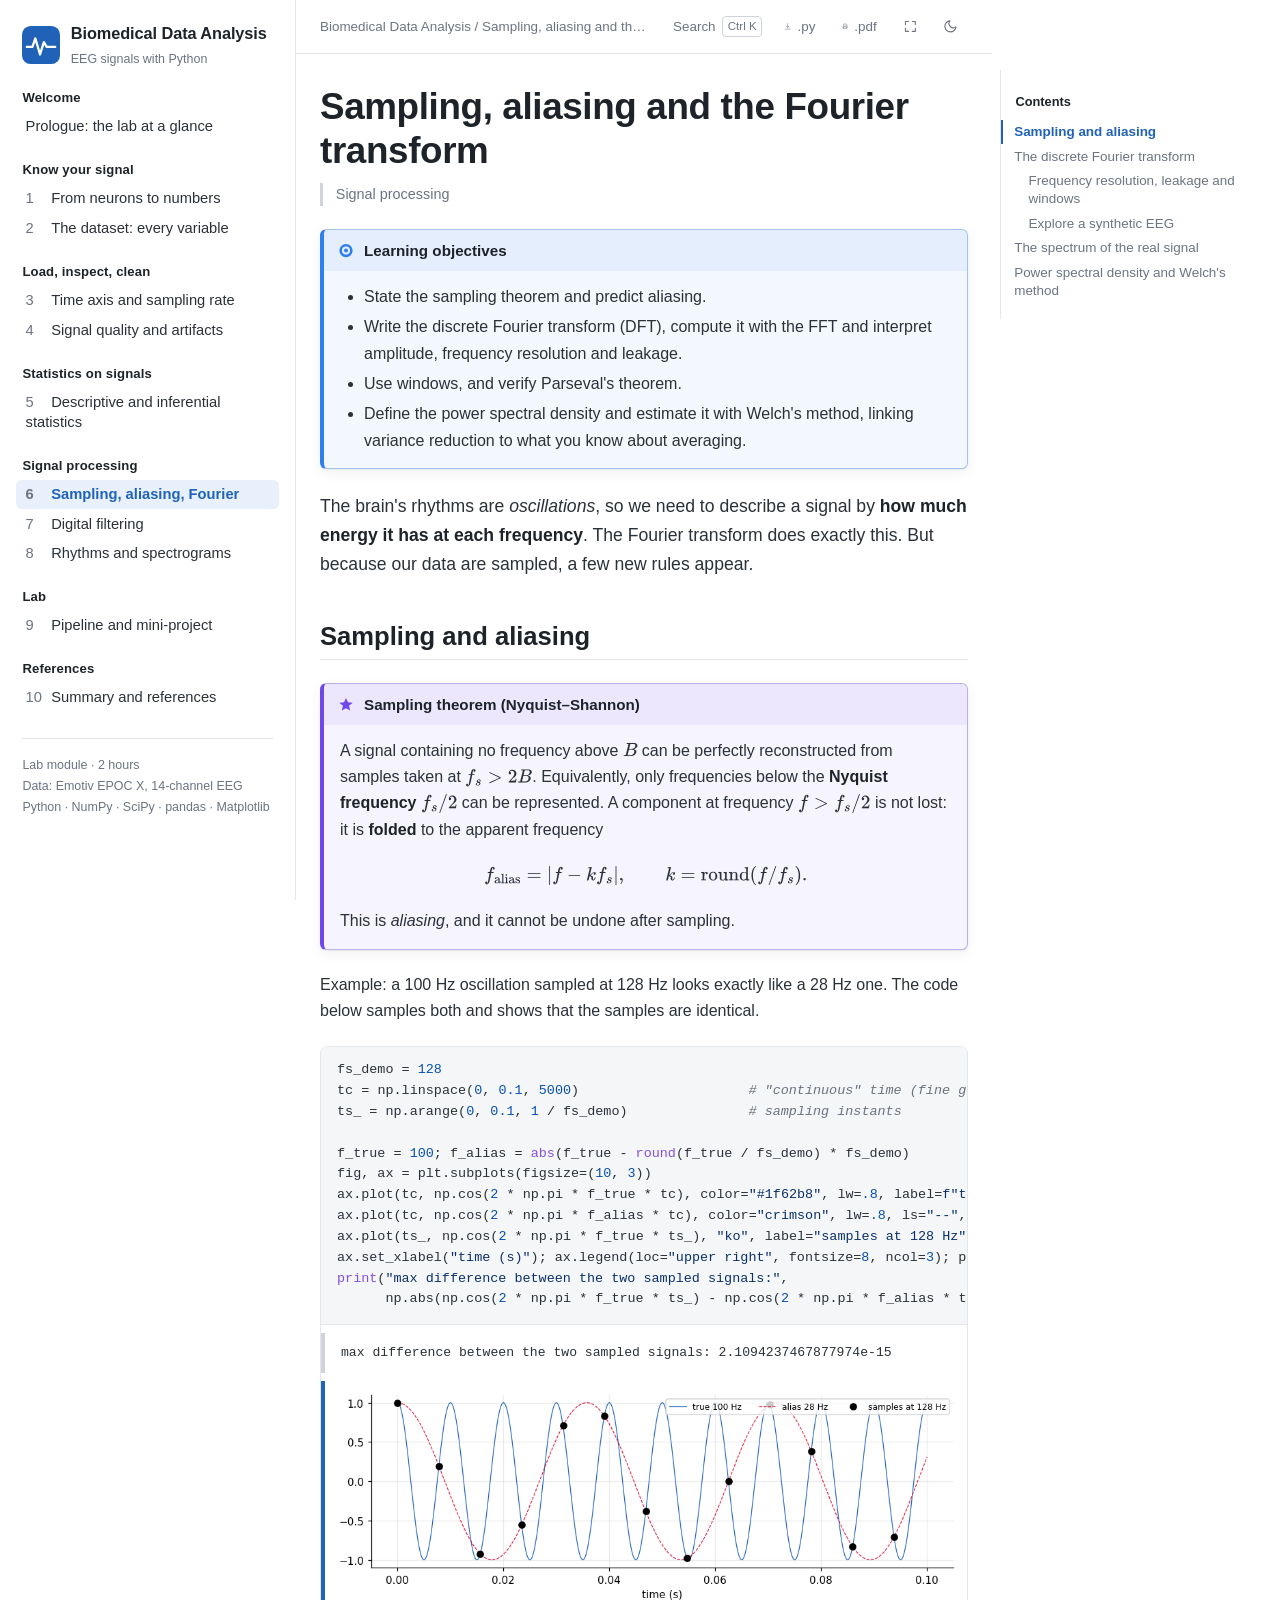
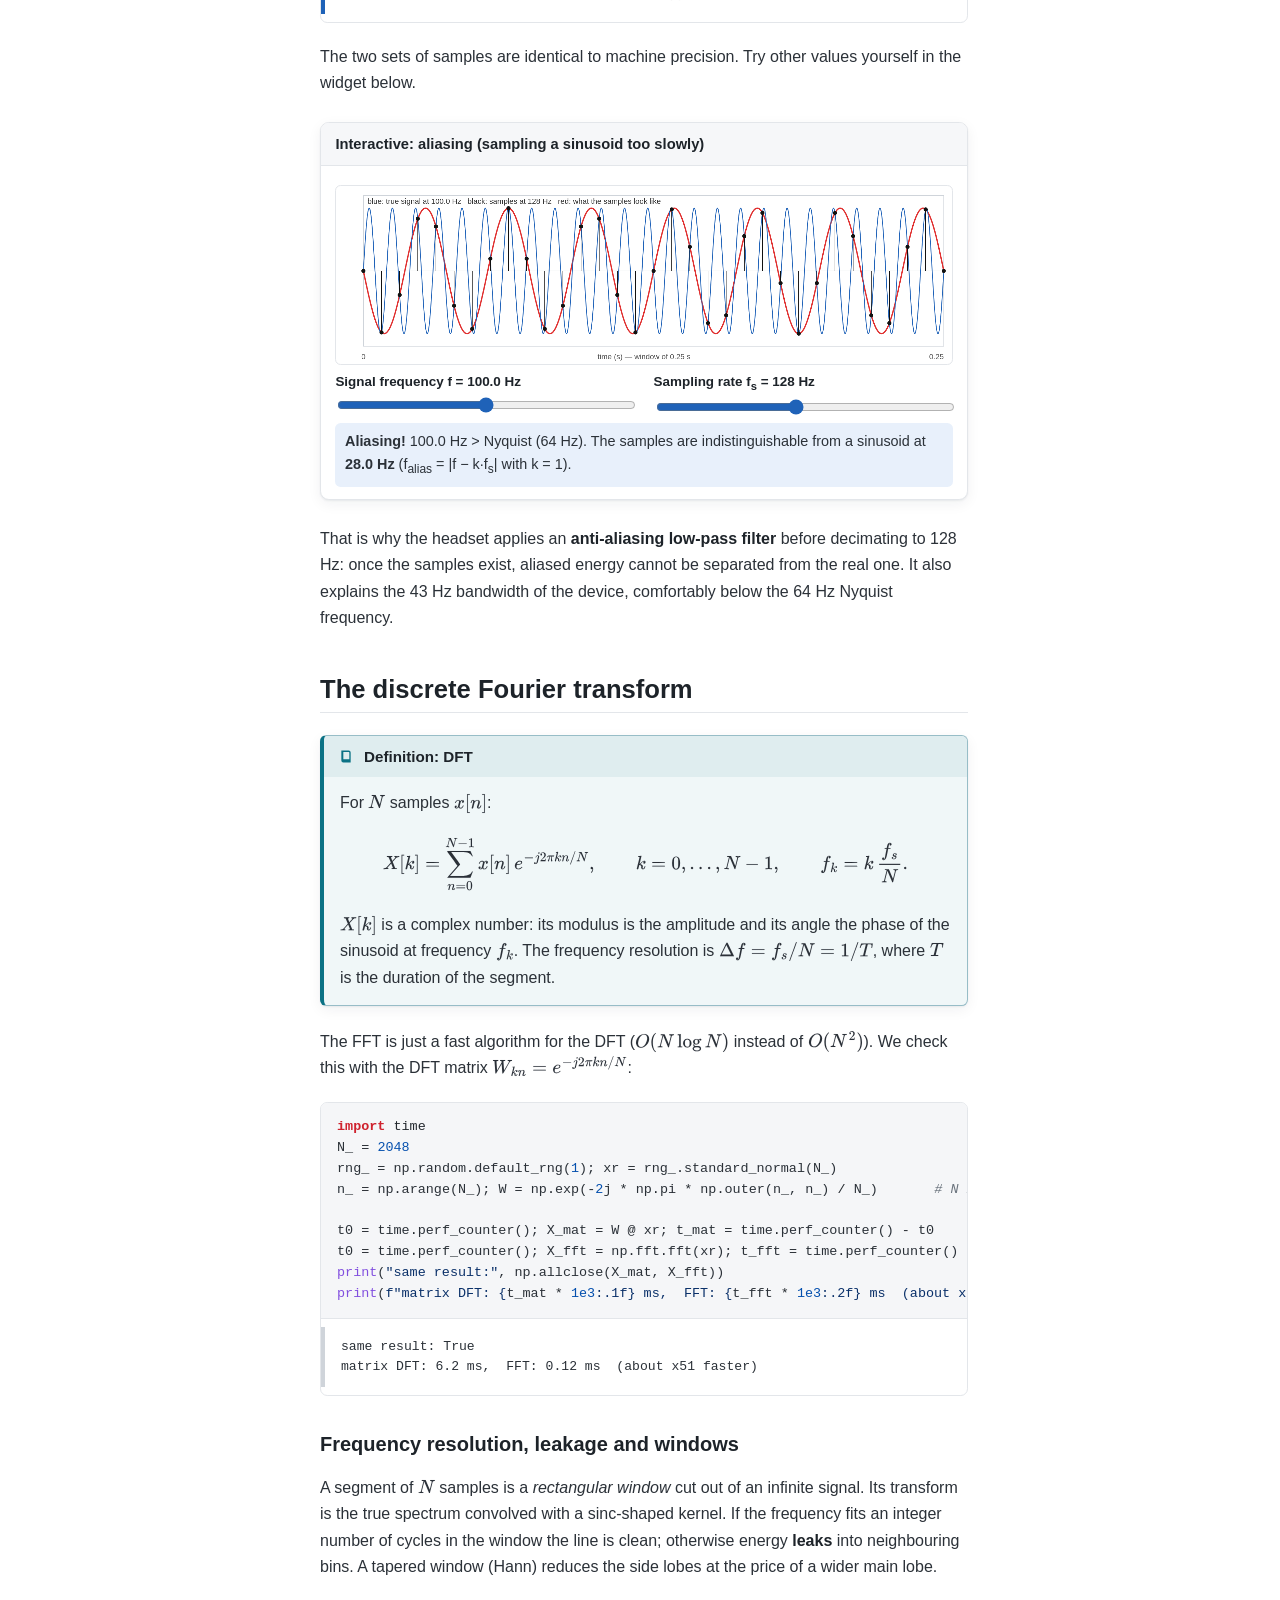
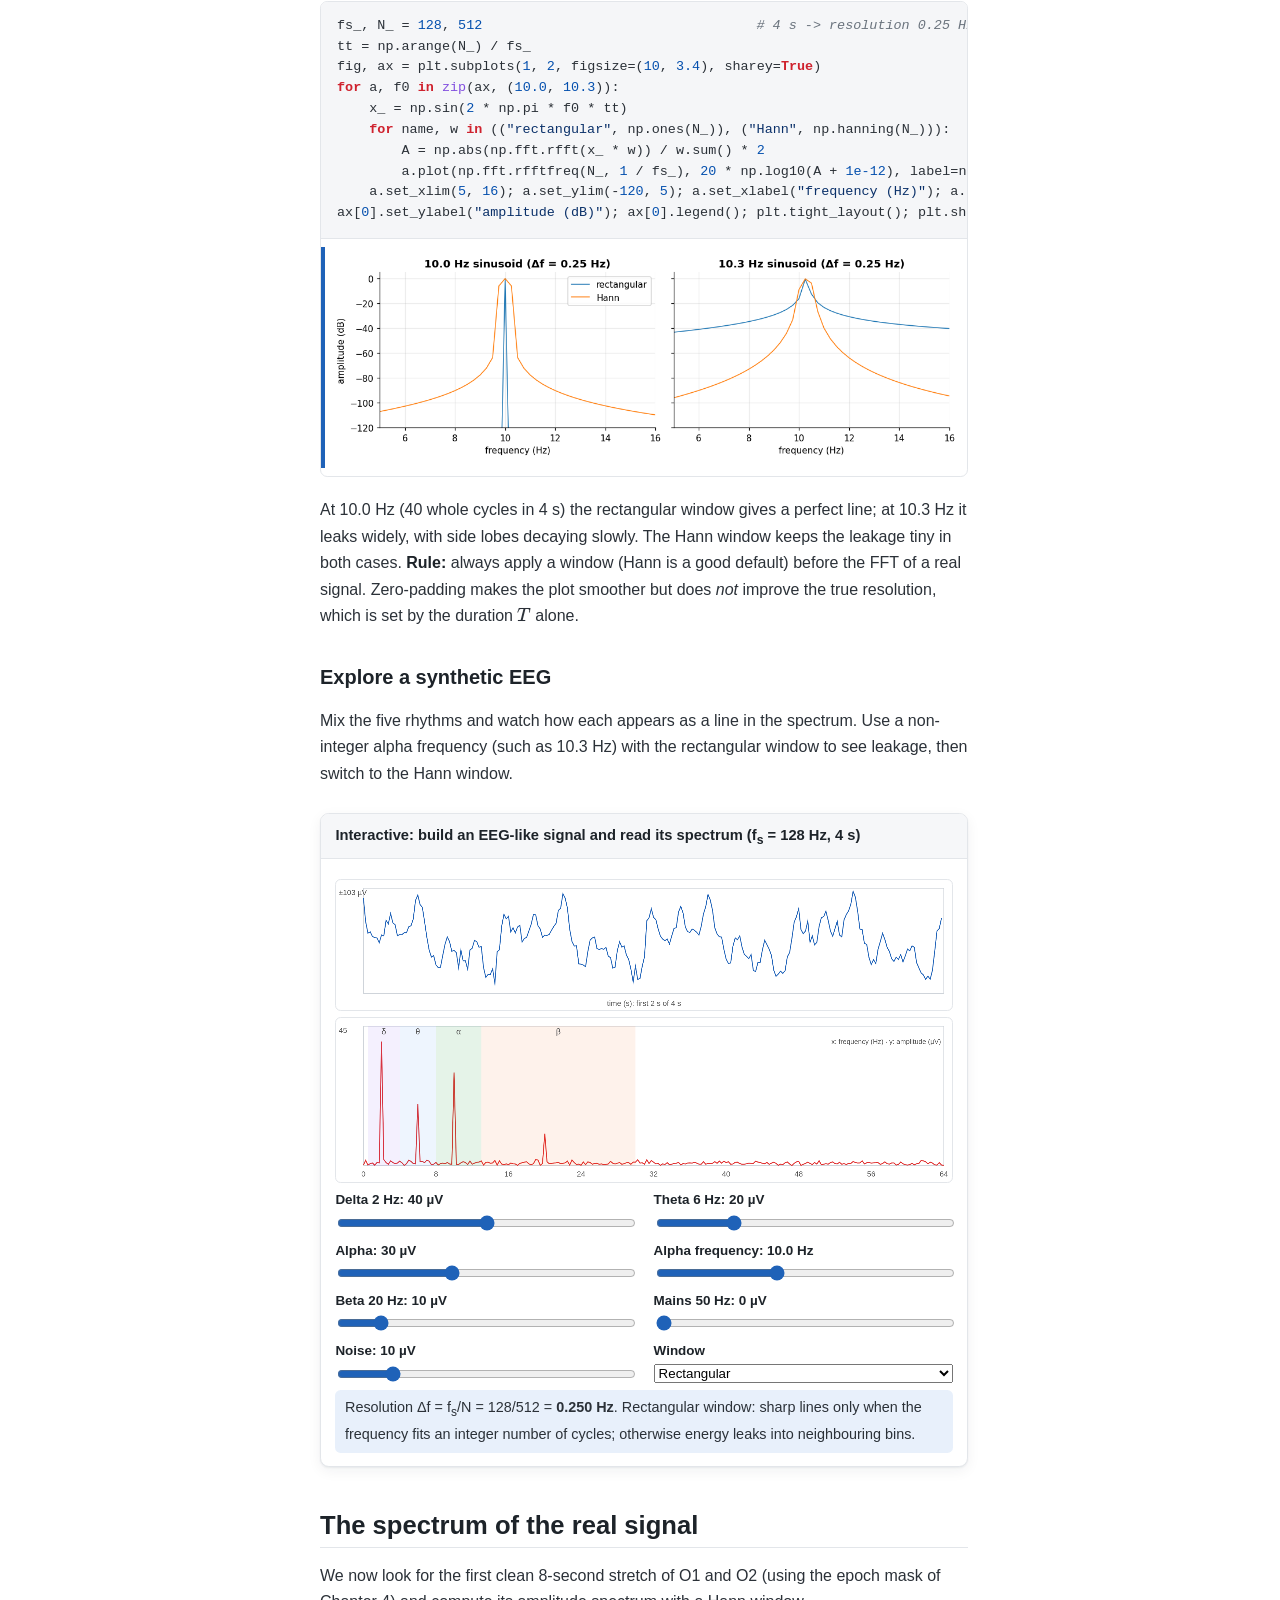
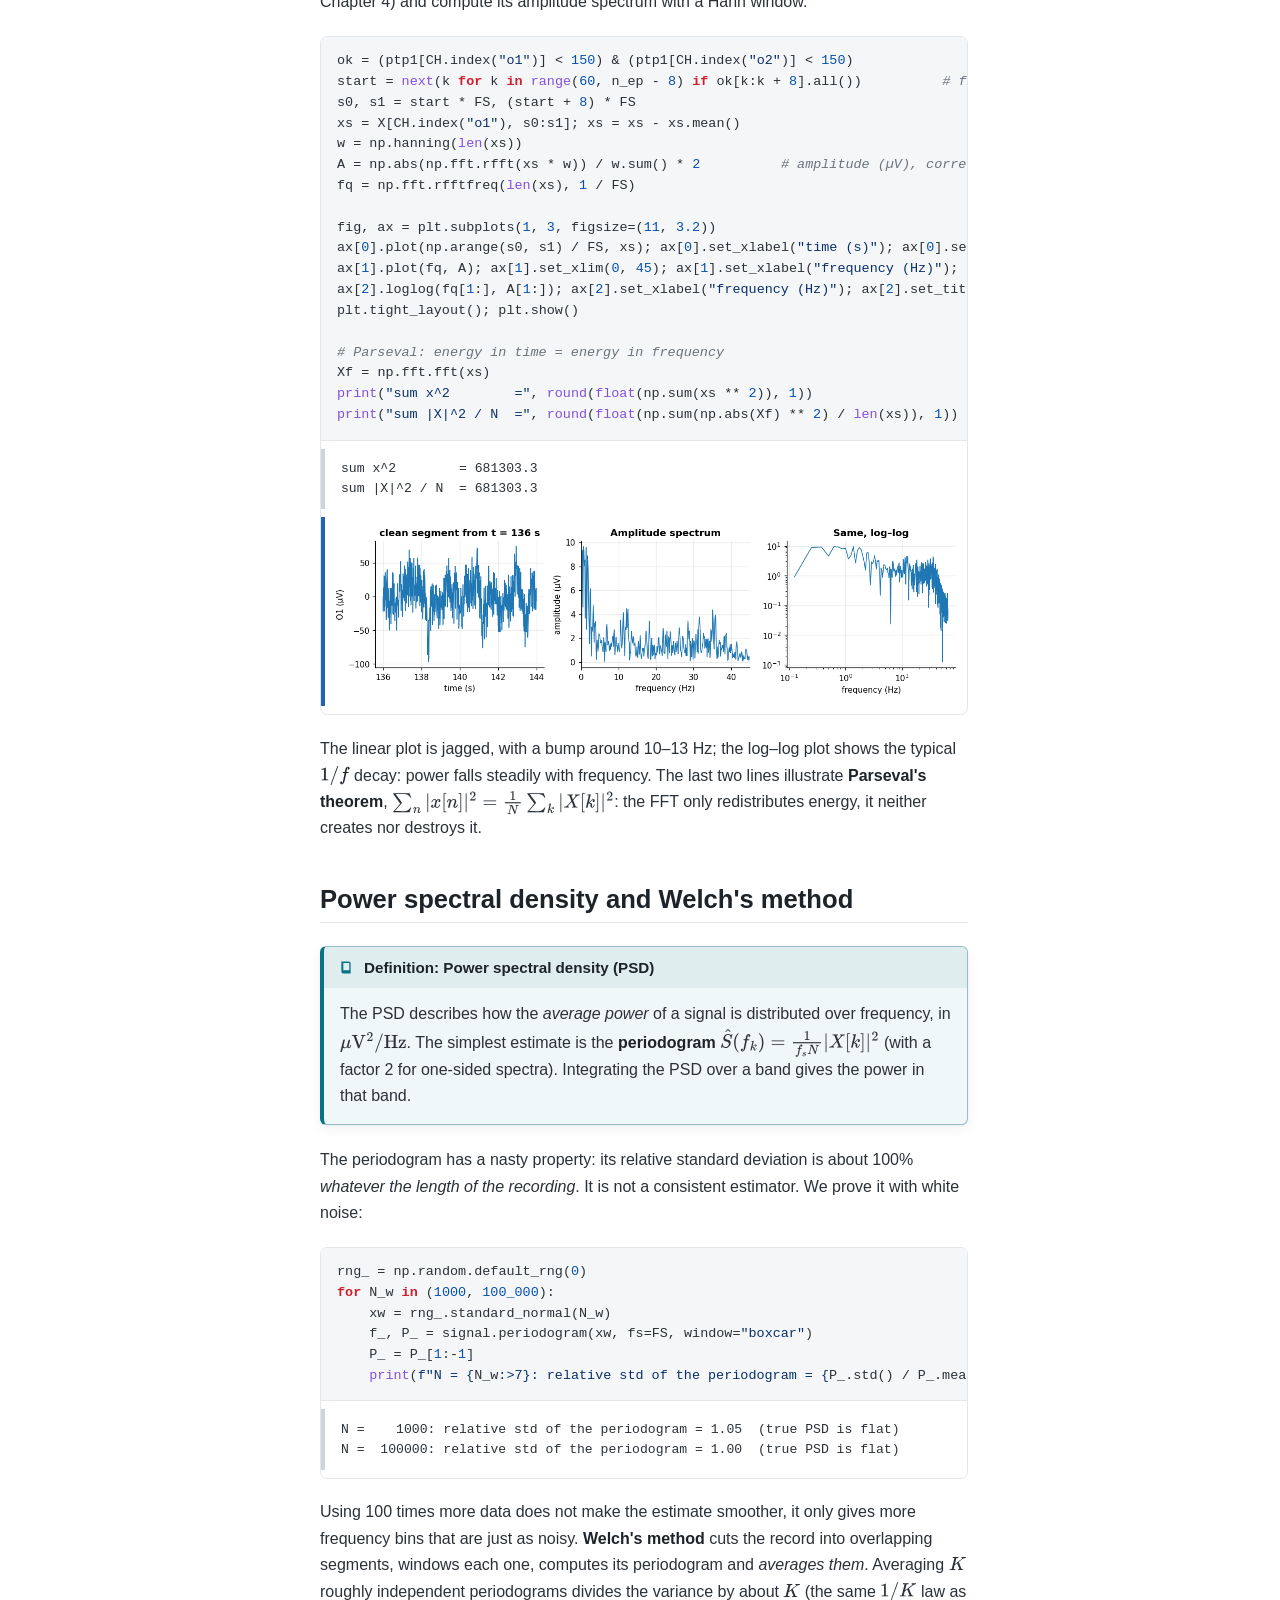
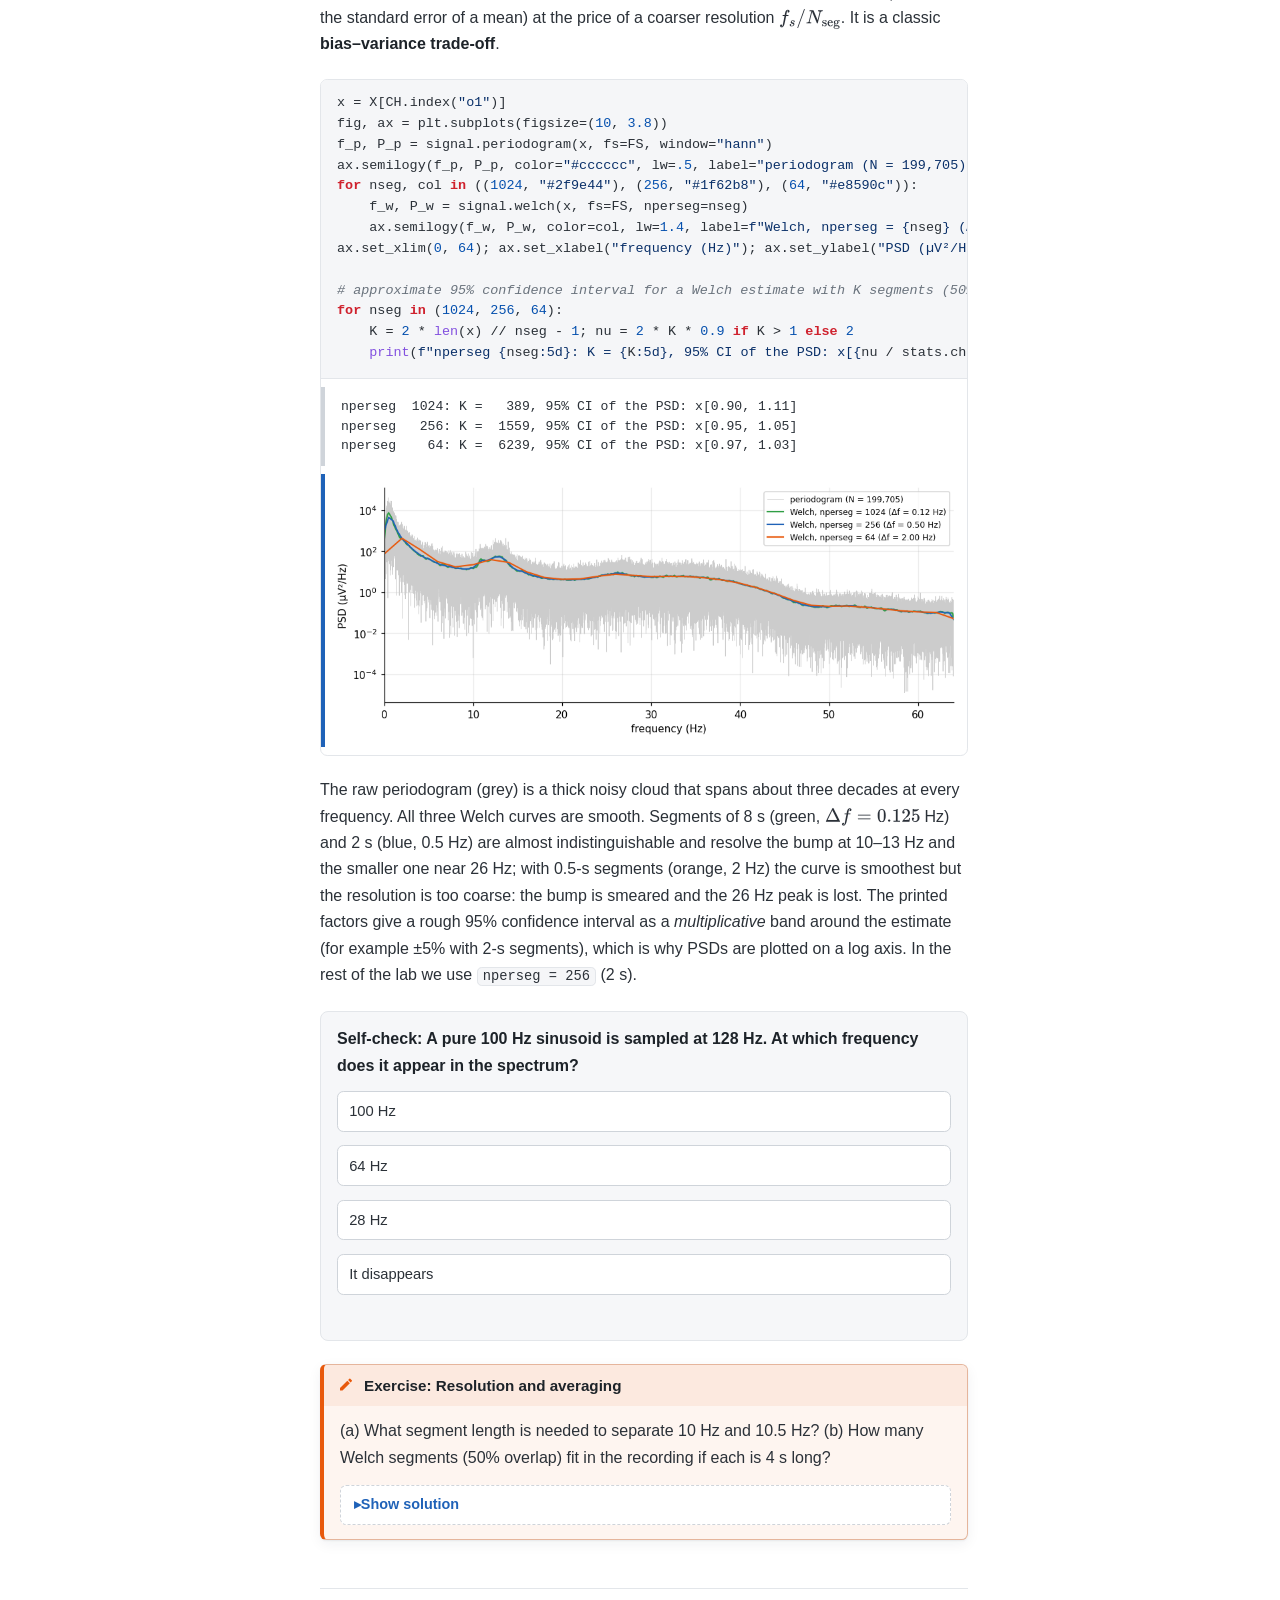
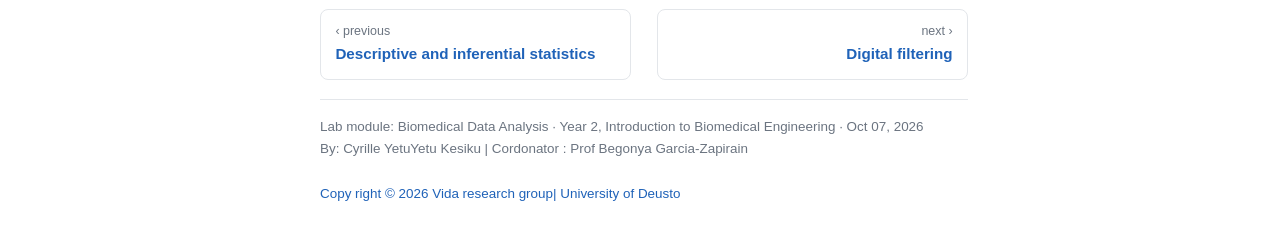
<file: bmdataanalysis/06-sampling-fourier.html>
<!DOCTYPE html>
<html lang="en" data-theme="light">
<head>
<meta charset="utf-8">
<meta name="viewport" content="width=device-width, initial-scale=1">
<title>Sampling, aliasing and the Fourier transform — Biomedical Data Analysis</title>
<meta name="description" content="Biomedical data analysis lab with Python on Emotiv EPOC X EEG data.">
<link rel="icon" href="data:image/svg+xml,%3Csvg xmlns='http://www.w3.org/2000/svg' viewBox='0 0 40 40'%3E%3Crect width='40' height='40' rx='9' fill='%231f62b8'/%3E%3Cpath d='M5 22h6l3-9 5 17 4-13 3 5h9' fill='none' stroke='white' stroke-width='2.6' stroke-linecap='round' stroke-linejoin='round'/%3E%3C/svg%3E">
<link rel="stylesheet" href="assets/css/style.css">
<script>
(function(){try{var t=localStorage.getItem('bda-theme');if(!t&&window.matchMedia&&matchMedia('(prefers-color-scheme: dark)').matches)t='dark';document.documentElement.setAttribute('data-theme',t||'light');}catch(e){}})();
window.MathJax={tex:{inlineMath:[['\\(','\\)']],displayMath:[['\\[','\\]']]},options:{skipHtmlTags:['script','noscript','style','textarea','pre','code']}};
</script>
<script defer src="assets/js/mathjax-tex-svg.js"></script>
<script defer src="assets/js/search-data.js"></script>
<script defer src="assets/js/main.js"></script>
</head>
<body>
<a class="skip" href="#main-content">Skip to main content</a>
<nav class="sidebar" aria-label="Main navigation"><a class="logo" href="index.html"><svg width="38" height="38" viewBox="0 0 40 40" aria-hidden="true"><rect width="40" height="40" rx="9" fill="#1f62b8"/><path d="M5 22h6l3-9 5 17 4-13 3 5h9" fill="none" stroke="#fff" stroke-width="2.4" stroke-linecap="round" stroke-linejoin="round"/></svg><span><b>Biomedical Data Analysis</b><small>EEG signals with Python</small></span></a><div class="nav-group">Welcome</div><ul><li><a href="index.html">Prologue: the lab at a glance</a></li></ul><div class="nav-group">Know your signal</div><ul><li><a href="01-neurons-to-numbers.html"><span class="num">1</span>From neurons to numbers</a></li><li><a href="02-dataset.html"><span class="num">2</span>The dataset: every variable</a></li></ul><div class="nav-group">Load, inspect, clean</div><ul><li><a href="03-time-axis.html"><span class="num">3</span>Time axis and sampling rate</a></li><li><a href="04-signal-quality.html"><span class="num">4</span>Signal quality and artifacts</a></li></ul><div class="nav-group">Statistics on signals</div><ul><li><a href="05-statistics.html"><span class="num">5</span>Descriptive and inferential statistics</a></li></ul><div class="nav-group">Signal processing</div><ul><li><a href="06-sampling-fourier.html" class="current"><span class="num">6</span>Sampling, aliasing, Fourier</a></li><li><a href="07-filtering.html"><span class="num">7</span>Digital filtering</a></li><li><a href="08-rhythms.html"><span class="num">8</span>Rhythms and spectrograms</a></li></ul><div class="nav-group">Lab</div><ul><li><a href="09-lab-pipeline.html"><span class="num">9</span>Pipeline and mini-project</a></li></ul><div class="nav-group">References</div><ul><li><a href="10-summary.html"><span class="num">10</span>Summary and references</a></li></ul><div class="sb-foot">Lab module · 2 hours<br>Data: Emotiv EPOC X, 14-channel EEG<br>Python · NumPy · SciPy · pandas · Matplotlib</div></nav>
<div class="scrim"></div>
<div class="main">
<div class="article-wrap">
<div class="article-col">
  <div class="header-bar">
    <button class="hbtn" id="sbToggle" aria-label="Toggle navigation"><svg viewBox="0 0 24 24"><path d="M3 6h18M3 12h18M3 18h18"/></svg></button>
    <span class="crumb">Biomedical Data Analysis / Sampling, aliasing and the Fourier transform</span>
    <span class="spacer"></span>
    <button class="hbtn searchBtn" aria-label="Search"><svg viewBox="0 0 24 24"><circle cx="11" cy="11" r="7"/><path d="M21 21l-4.3-4.3"/></svg><span class="lbl">Search</span><kbd>Ctrl K</kbd></button>
    <a class="hbtn" href="assets/lab_code.py" download title="Download all code of the lab as a Python script"><svg viewBox="0 0 24 24"><path d="M12 3v12m0 0l-4-4m4 4l4-4M4 21h16"/></svg><span class="lbl">.py</span></a>
    <button class="hbtn" id="printBtn" title="Print or save as PDF" aria-label="Print"><svg viewBox="0 0 24 24"><path d="M6 9V3h12v6M6 18H4v-7h16v7h-2M7 14h10v7H7z"/></svg><span class="lbl">.pdf</span></button>
    <button class="hbtn" id="fsBtn" title="Focus mode" aria-label="Focus mode"><svg viewBox="0 0 24 24"><path d="M4 9V4h5M20 9V4h-5M4 15v5h5M20 15v5h-5"/></svg></button>
    <button class="hbtn" id="themeBtn" title="Light / dark" aria-label="Toggle dark mode"><svg viewBox="0 0 24 24"><path d="M21 12.8A9 9 0 1111.2 3a7 7 0 009.8 9.8z"/></svg></button>
  </div>
  <article id="main-content">
    
<h1 id="sampling-aliasing-and-the-fourier-transform">Sampling, aliasing and the Fourier transform<a class="headerlink" href="#sampling-aliasing-and-the-fourier-transform" title="Permalink to this heading">#</a></h1>
<p class="meta-line">Signal processing</p>
<div class="admonition objectives"><p class="admonition-title">Learning objectives</p><div class="adm-body">
<ul>
<li>State the sampling theorem and predict aliasing.</li>
<li>Write the discrete Fourier transform (DFT), compute it with the FFT and interpret amplitude, frequency resolution and leakage.</li>
<li>Use windows, and verify Parseval's theorem.</li>
<li>Define the power spectral density and estimate it with Welch's method, linking variance reduction to what you know about averaging.</li>
</ul></div></div>
<p class="lead">The brain's rhythms are <em>oscillations</em>, so we need to describe a signal by <strong>how much energy it has at each frequency</strong>. The Fourier transform does exactly this. But because our data are sampled, a few new rules appear.</p>

<h2 id="sampling-and-aliasing">Sampling and aliasing<a class="headerlink" href="#sampling-and-aliasing" title="Permalink to this heading">#</a></h2>
<div class="admonition key"><p class="admonition-title">Sampling theorem (Nyquist–Shannon)</p><div class="adm-body"><p>A signal containing no frequency above \(B\) can be perfectly reconstructed from samples taken at \(f_s > 2B\). Equivalently, only frequencies below the <strong>Nyquist frequency</strong> \(f_s/2\) can be represented. A component at frequency \(f > f_s/2\) is not lost: it is <strong>folded</strong> to the apparent frequency
\[ f_{\mathrm{alias}} = \left| f - k f_s \right|, \qquad k=\mathrm{round}(f/f_s). \]
This is <em>aliasing</em>, and it cannot be undone after sampling.</p></div></div>
<p>Example: a 100 Hz oscillation sampled at 128 Hz looks exactly like a 28 Hz one. The code below samples both and shows that the samples are identical.</p>
<div class="cell"><div class="cell_input"><div class="highlight"><pre><span class="n">fs_demo</span> <span class="o">=</span> <span class="mi">128</span>
<span class="n">tc</span> <span class="o">=</span> <span class="n">np</span><span class="o">.</span><span class="n">linspace</span><span class="p">(</span><span class="mi">0</span><span class="p">,</span> <span class="mf">0.1</span><span class="p">,</span> <span class="mi">5000</span><span class="p">)</span>                     <span class="c1"># &quot;continuous&quot; time (fine grid)</span>
<span class="n">ts_</span> <span class="o">=</span> <span class="n">np</span><span class="o">.</span><span class="n">arange</span><span class="p">(</span><span class="mi">0</span><span class="p">,</span> <span class="mf">0.1</span><span class="p">,</span> <span class="mi">1</span> <span class="o">/</span> <span class="n">fs_demo</span><span class="p">)</span>               <span class="c1"># sampling instants</span>

<span class="n">f_true</span> <span class="o">=</span> <span class="mi">100</span><span class="p">;</span> <span class="n">f_alias</span> <span class="o">=</span> <span class="nb">abs</span><span class="p">(</span><span class="n">f_true</span> <span class="o">-</span> <span class="nb">round</span><span class="p">(</span><span class="n">f_true</span> <span class="o">/</span> <span class="n">fs_demo</span><span class="p">)</span> <span class="o">*</span> <span class="n">fs_demo</span><span class="p">)</span>
<span class="n">fig</span><span class="p">,</span> <span class="n">ax</span> <span class="o">=</span> <span class="n">plt</span><span class="o">.</span><span class="n">subplots</span><span class="p">(</span><span class="n">figsize</span><span class="o">=</span><span class="p">(</span><span class="mi">10</span><span class="p">,</span> <span class="mi">3</span><span class="p">))</span>
<span class="n">ax</span><span class="o">.</span><span class="n">plot</span><span class="p">(</span><span class="n">tc</span><span class="p">,</span> <span class="n">np</span><span class="o">.</span><span class="n">cos</span><span class="p">(</span><span class="mi">2</span> <span class="o">*</span> <span class="n">np</span><span class="o">.</span><span class="n">pi</span> <span class="o">*</span> <span class="n">f_true</span> <span class="o">*</span> <span class="n">tc</span><span class="p">),</span> <span class="n">color</span><span class="o">=</span><span class="s2">&quot;#1f62b8&quot;</span><span class="p">,</span> <span class="n">lw</span><span class="o">=</span><span class="mf">.8</span><span class="p">,</span> <span class="n">label</span><span class="o">=</span><span class="sa">f</span><span class="s2">&quot;true </span><span class="si">{</span><span class="n">f_true</span><span class="si">}</span><span class="s2"> Hz&quot;</span><span class="p">)</span>
<span class="n">ax</span><span class="o">.</span><span class="n">plot</span><span class="p">(</span><span class="n">tc</span><span class="p">,</span> <span class="n">np</span><span class="o">.</span><span class="n">cos</span><span class="p">(</span><span class="mi">2</span> <span class="o">*</span> <span class="n">np</span><span class="o">.</span><span class="n">pi</span> <span class="o">*</span> <span class="n">f_alias</span> <span class="o">*</span> <span class="n">tc</span><span class="p">),</span> <span class="n">color</span><span class="o">=</span><span class="s2">&quot;crimson&quot;</span><span class="p">,</span> <span class="n">lw</span><span class="o">=</span><span class="mf">.8</span><span class="p">,</span> <span class="n">ls</span><span class="o">=</span><span class="s2">&quot;--&quot;</span><span class="p">,</span> <span class="n">label</span><span class="o">=</span><span class="sa">f</span><span class="s2">&quot;alias </span><span class="si">{</span><span class="n">f_alias</span><span class="si">}</span><span class="s2"> Hz&quot;</span><span class="p">)</span>
<span class="n">ax</span><span class="o">.</span><span class="n">plot</span><span class="p">(</span><span class="n">ts_</span><span class="p">,</span> <span class="n">np</span><span class="o">.</span><span class="n">cos</span><span class="p">(</span><span class="mi">2</span> <span class="o">*</span> <span class="n">np</span><span class="o">.</span><span class="n">pi</span> <span class="o">*</span> <span class="n">f_true</span> <span class="o">*</span> <span class="n">ts_</span><span class="p">),</span> <span class="s2">&quot;ko&quot;</span><span class="p">,</span> <span class="n">label</span><span class="o">=</span><span class="s2">&quot;samples at 128 Hz&quot;</span><span class="p">)</span>
<span class="n">ax</span><span class="o">.</span><span class="n">set_xlabel</span><span class="p">(</span><span class="s2">&quot;time (s)&quot;</span><span class="p">);</span> <span class="n">ax</span><span class="o">.</span><span class="n">legend</span><span class="p">(</span><span class="n">loc</span><span class="o">=</span><span class="s2">&quot;upper right&quot;</span><span class="p">,</span> <span class="n">fontsize</span><span class="o">=</span><span class="mi">8</span><span class="p">,</span> <span class="n">ncol</span><span class="o">=</span><span class="mi">3</span><span class="p">);</span> <span class="n">plt</span><span class="o">.</span><span class="n">show</span><span class="p">()</span>
<span class="nb">print</span><span class="p">(</span><span class="s2">&quot;max difference between the two sampled signals:&quot;</span><span class="p">,</span>
      <span class="n">np</span><span class="o">.</span><span class="n">abs</span><span class="p">(</span><span class="n">np</span><span class="o">.</span><span class="n">cos</span><span class="p">(</span><span class="mi">2</span> <span class="o">*</span> <span class="n">np</span><span class="o">.</span><span class="n">pi</span> <span class="o">*</span> <span class="n">f_true</span> <span class="o">*</span> <span class="n">ts_</span><span class="p">)</span> <span class="o">-</span> <span class="n">np</span><span class="o">.</span><span class="n">cos</span><span class="p">(</span><span class="mi">2</span> <span class="o">*</span> <span class="n">np</span><span class="o">.</span><span class="n">pi</span> <span class="o">*</span> <span class="n">f_alias</span> <span class="o">*</span> <span class="n">ts_</span><span class="p">))</span><span class="o">.</span><span class="n">max</span><span class="p">())</span>
</pre></div><button class="copybtn" title="Copy code" aria-label="Copy code">Copy</button></div><div class="cell_output"><pre>max difference between the two sampled signals: 2.1094237467877974e-15</pre></div><figure class="cell_output fig_out"><img src="assets/img/06-sampling-fourier_1.png" alt="Figure output" loading="lazy"></figure></div>
<p>The two sets of samples are identical to machine precision. Try other values yourself in the widget below.</p>

<div class="widget"><header>Interactive: aliasing (sampling a sinusoid too slowly)</header><div class="wbody">
<canvas id="aliasCanvas" data-w="900" data-h="260" aria-label="Aliasing demonstration"></canvas>
<div class="ctrls">
<label><span><b>Signal frequency f = <span id="aliasFv">100</span> Hz</b></span><input id="aliasF" type="range" min="1" max="200" step="0.5" value="100"></label>
<label><span><b>Sampling rate f<sub>s</sub> = <span id="aliasFsv">128</span> Hz</b></span><input id="aliasFs" type="range" min="16" max="256" step="8" value="128"></label>
</div><div class="readout" id="aliasOut"></div></div></div>
<p>That is why the headset applies an <strong>anti-aliasing low-pass filter</strong> before decimating to 128 Hz: once the samples exist, aliased energy cannot be separated from the real one. It also explains the 43 Hz bandwidth of the device, comfortably below the 64 Hz Nyquist frequency.</p>

<h2 id="the-discrete-fourier-transform">The discrete Fourier transform<a class="headerlink" href="#the-discrete-fourier-transform" title="Permalink to this heading">#</a></h2>
<div class="admonition definition"><p class="admonition-title">Definition: DFT</p><div class="adm-body"><p>For \(N\) samples \(x[n]\):
\[ X[k]=\sum_{n=0}^{N-1} x[n]\,e^{-j2\pi kn/N}, \qquad k=0,\dots,N-1, \qquad f_k=k\,\frac{f_s}{N}. \]
\(X[k]\) is a complex number: its modulus is the amplitude and its angle the phase of the sinusoid at frequency \(f_k\). The frequency resolution is \(\Delta f = f_s/N = 1/T\), where \(T\) is the duration of the segment.</p></div></div>
<p>The FFT is just a fast algorithm for the DFT (\(O(N\log N)\) instead of \(O(N^2)\)). We check this with the DFT matrix \(W_{kn}=e^{-j2\pi kn/N}\):</p>
<div class="cell"><div class="cell_input"><div class="highlight"><pre><span class="kn">import</span><span class="w"> </span><span class="nn">time</span>
<span class="n">N_</span> <span class="o">=</span> <span class="mi">2048</span>
<span class="n">rng_</span> <span class="o">=</span> <span class="n">np</span><span class="o">.</span><span class="n">random</span><span class="o">.</span><span class="n">default_rng</span><span class="p">(</span><span class="mi">1</span><span class="p">);</span> <span class="n">xr</span> <span class="o">=</span> <span class="n">rng_</span><span class="o">.</span><span class="n">standard_normal</span><span class="p">(</span><span class="n">N_</span><span class="p">)</span>
<span class="n">n_</span> <span class="o">=</span> <span class="n">np</span><span class="o">.</span><span class="n">arange</span><span class="p">(</span><span class="n">N_</span><span class="p">);</span> <span class="n">W</span> <span class="o">=</span> <span class="n">np</span><span class="o">.</span><span class="n">exp</span><span class="p">(</span><span class="o">-</span><span class="mi">2</span><span class="n">j</span> <span class="o">*</span> <span class="n">np</span><span class="o">.</span><span class="n">pi</span> <span class="o">*</span> <span class="n">np</span><span class="o">.</span><span class="n">outer</span><span class="p">(</span><span class="n">n_</span><span class="p">,</span> <span class="n">n_</span><span class="p">)</span> <span class="o">/</span> <span class="n">N_</span><span class="p">)</span>       <span class="c1"># N x N DFT matrix</span>

<span class="n">t0</span> <span class="o">=</span> <span class="n">time</span><span class="o">.</span><span class="n">perf_counter</span><span class="p">();</span> <span class="n">X_mat</span> <span class="o">=</span> <span class="n">W</span> <span class="o">@</span> <span class="n">xr</span><span class="p">;</span> <span class="n">t_mat</span> <span class="o">=</span> <span class="n">time</span><span class="o">.</span><span class="n">perf_counter</span><span class="p">()</span> <span class="o">-</span> <span class="n">t0</span>
<span class="n">t0</span> <span class="o">=</span> <span class="n">time</span><span class="o">.</span><span class="n">perf_counter</span><span class="p">();</span> <span class="n">X_fft</span> <span class="o">=</span> <span class="n">np</span><span class="o">.</span><span class="n">fft</span><span class="o">.</span><span class="n">fft</span><span class="p">(</span><span class="n">xr</span><span class="p">);</span> <span class="n">t_fft</span> <span class="o">=</span> <span class="n">time</span><span class="o">.</span><span class="n">perf_counter</span><span class="p">()</span> <span class="o">-</span> <span class="n">t0</span>
<span class="nb">print</span><span class="p">(</span><span class="s2">&quot;same result:&quot;</span><span class="p">,</span> <span class="n">np</span><span class="o">.</span><span class="n">allclose</span><span class="p">(</span><span class="n">X_mat</span><span class="p">,</span> <span class="n">X_fft</span><span class="p">))</span>
<span class="nb">print</span><span class="p">(</span><span class="sa">f</span><span class="s2">&quot;matrix DFT: </span><span class="si">{</span><span class="n">t_mat</span><span class="w"> </span><span class="o">*</span><span class="w"> </span><span class="mf">1e3</span><span class="si">:</span><span class="s2">.1f</span><span class="si">}</span><span class="s2"> ms,  FFT: </span><span class="si">{</span><span class="n">t_fft</span><span class="w"> </span><span class="o">*</span><span class="w"> </span><span class="mf">1e3</span><span class="si">:</span><span class="s2">.2f</span><span class="si">}</span><span class="s2"> ms  (about x</span><span class="si">{</span><span class="n">t_mat</span><span class="w"> </span><span class="o">/</span><span class="w"> </span><span class="n">t_fft</span><span class="si">:</span><span class="s2">.0f</span><span class="si">}</span><span class="s2"> faster)&quot;</span><span class="p">)</span>
</pre></div><button class="copybtn" title="Copy code" aria-label="Copy code">Copy</button></div><div class="cell_output"><pre>same result: True
matrix DFT: 6.2 ms,  FFT: 0.12 ms  (about x51 faster)</pre></div></div>
<h3 id="frequency-resolution-leakage-and-windows">Frequency resolution, leakage and windows<a class="headerlink" href="#frequency-resolution-leakage-and-windows" title="Permalink to this heading">#</a></h3>
<p>A segment of \(N\) samples is a <em>rectangular window</em> cut out of an infinite signal. Its transform is the true spectrum convolved with a sinc-shaped kernel. If the frequency fits an integer number of cycles in the window the line is clean; otherwise energy <strong>leaks</strong> into neighbouring bins. A tapered window (Hann) reduces the side lobes at the price of a wider main lobe.</p>
<div class="cell"><div class="cell_input"><div class="highlight"><pre><span class="n">fs_</span><span class="p">,</span> <span class="n">N_</span> <span class="o">=</span> <span class="mi">128</span><span class="p">,</span> <span class="mi">512</span>                                  <span class="c1"># 4 s -&gt; resolution 0.25 Hz</span>
<span class="n">tt</span> <span class="o">=</span> <span class="n">np</span><span class="o">.</span><span class="n">arange</span><span class="p">(</span><span class="n">N_</span><span class="p">)</span> <span class="o">/</span> <span class="n">fs_</span>
<span class="n">fig</span><span class="p">,</span> <span class="n">ax</span> <span class="o">=</span> <span class="n">plt</span><span class="o">.</span><span class="n">subplots</span><span class="p">(</span><span class="mi">1</span><span class="p">,</span> <span class="mi">2</span><span class="p">,</span> <span class="n">figsize</span><span class="o">=</span><span class="p">(</span><span class="mi">10</span><span class="p">,</span> <span class="mf">3.4</span><span class="p">),</span> <span class="n">sharey</span><span class="o">=</span><span class="kc">True</span><span class="p">)</span>
<span class="k">for</span> <span class="n">a</span><span class="p">,</span> <span class="n">f0</span> <span class="ow">in</span> <span class="nb">zip</span><span class="p">(</span><span class="n">ax</span><span class="p">,</span> <span class="p">(</span><span class="mf">10.0</span><span class="p">,</span> <span class="mf">10.3</span><span class="p">)):</span>
    <span class="n">x_</span> <span class="o">=</span> <span class="n">np</span><span class="o">.</span><span class="n">sin</span><span class="p">(</span><span class="mi">2</span> <span class="o">*</span> <span class="n">np</span><span class="o">.</span><span class="n">pi</span> <span class="o">*</span> <span class="n">f0</span> <span class="o">*</span> <span class="n">tt</span><span class="p">)</span>
    <span class="k">for</span> <span class="n">name</span><span class="p">,</span> <span class="n">w</span> <span class="ow">in</span> <span class="p">((</span><span class="s2">&quot;rectangular&quot;</span><span class="p">,</span> <span class="n">np</span><span class="o">.</span><span class="n">ones</span><span class="p">(</span><span class="n">N_</span><span class="p">)),</span> <span class="p">(</span><span class="s2">&quot;Hann&quot;</span><span class="p">,</span> <span class="n">np</span><span class="o">.</span><span class="n">hanning</span><span class="p">(</span><span class="n">N_</span><span class="p">))):</span>
        <span class="n">A</span> <span class="o">=</span> <span class="n">np</span><span class="o">.</span><span class="n">abs</span><span class="p">(</span><span class="n">np</span><span class="o">.</span><span class="n">fft</span><span class="o">.</span><span class="n">rfft</span><span class="p">(</span><span class="n">x_</span> <span class="o">*</span> <span class="n">w</span><span class="p">))</span> <span class="o">/</span> <span class="n">w</span><span class="o">.</span><span class="n">sum</span><span class="p">()</span> <span class="o">*</span> <span class="mi">2</span>
        <span class="n">a</span><span class="o">.</span><span class="n">plot</span><span class="p">(</span><span class="n">np</span><span class="o">.</span><span class="n">fft</span><span class="o">.</span><span class="n">rfftfreq</span><span class="p">(</span><span class="n">N_</span><span class="p">,</span> <span class="mi">1</span> <span class="o">/</span> <span class="n">fs_</span><span class="p">),</span> <span class="mi">20</span> <span class="o">*</span> <span class="n">np</span><span class="o">.</span><span class="n">log10</span><span class="p">(</span><span class="n">A</span> <span class="o">+</span> <span class="mf">1e-12</span><span class="p">),</span> <span class="n">label</span><span class="o">=</span><span class="n">name</span><span class="p">)</span>
    <span class="n">a</span><span class="o">.</span><span class="n">set_xlim</span><span class="p">(</span><span class="mi">5</span><span class="p">,</span> <span class="mi">16</span><span class="p">);</span> <span class="n">a</span><span class="o">.</span><span class="n">set_ylim</span><span class="p">(</span><span class="o">-</span><span class="mi">120</span><span class="p">,</span> <span class="mi">5</span><span class="p">);</span> <span class="n">a</span><span class="o">.</span><span class="n">set_xlabel</span><span class="p">(</span><span class="s2">&quot;frequency (Hz)&quot;</span><span class="p">);</span> <span class="n">a</span><span class="o">.</span><span class="n">set_title</span><span class="p">(</span><span class="sa">f</span><span class="s2">&quot;</span><span class="si">{</span><span class="n">f0</span><span class="si">}</span><span class="s2"> Hz sinusoid (Δf = </span><span class="si">{</span><span class="n">fs_</span><span class="w"> </span><span class="o">/</span><span class="w"> </span><span class="n">N_</span><span class="si">}</span><span class="s2"> Hz)&quot;</span><span class="p">)</span>
<span class="n">ax</span><span class="p">[</span><span class="mi">0</span><span class="p">]</span><span class="o">.</span><span class="n">set_ylabel</span><span class="p">(</span><span class="s2">&quot;amplitude (dB)&quot;</span><span class="p">);</span> <span class="n">ax</span><span class="p">[</span><span class="mi">0</span><span class="p">]</span><span class="o">.</span><span class="n">legend</span><span class="p">();</span> <span class="n">plt</span><span class="o">.</span><span class="n">tight_layout</span><span class="p">();</span> <span class="n">plt</span><span class="o">.</span><span class="n">show</span><span class="p">()</span>
</pre></div><button class="copybtn" title="Copy code" aria-label="Copy code">Copy</button></div><figure class="cell_output fig_out"><img src="assets/img/06-sampling-fourier_2.png" alt="Figure output" loading="lazy"></figure></div>
<p>At 10.0 Hz (40 whole cycles in 4 s) the rectangular window gives a perfect line; at 10.3 Hz it leaks widely, with side lobes decaying slowly. The Hann window keeps the leakage tiny in both cases. <strong>Rule:</strong> always apply a window (Hann is a good default) before the FFT of a real signal. Zero-padding makes the plot smoother but does <em>not</em> improve the true resolution, which is set by the duration \(T\) alone.</p>

<h3 id="explore-a-synthetic-eeg">Explore a synthetic EEG<a class="headerlink" href="#explore-a-synthetic-eeg" title="Permalink to this heading">#</a></h3>
<p>Mix the five rhythms and watch how each appears as a line in the spectrum. Use a non-integer alpha frequency (such as 10.3 Hz) with the rectangular window to see leakage, then switch to the Hann window.</p>

<div class="widget"><header>Interactive: build an EEG-like signal and read its spectrum (f<sub>s</sub> = 128 Hz, 4 s)</header><div class="wbody">
<canvas id="specTime" data-w="900" data-h="190" aria-label="Time signal"></canvas>
<canvas id="specFreq" data-w="900" data-h="240" aria-label="Amplitude spectrum"></canvas>
<div class="ctrls">
<label><span><b>Delta 2 Hz: <span id="sdv">40</span> µV</b></span><input id="sd" type="range" min="0" max="80" step="1" value="40"></label>
<label><span><b>Theta 6 Hz: <span id="sthv">20</span> µV</b></span><input id="sth" type="range" min="0" max="80" step="1" value="20"></label>
<label><span><b>Alpha: <span id="sav">30</span> µV</b></span><input id="sa" type="range" min="0" max="80" step="1" value="30"></label>
<label><span><b>Alpha frequency: <span id="safv">10.0</span> Hz</b></span><input id="saf" type="range" min="8" max="13" step="0.1" value="10"></label>
<label><span><b>Beta 20 Hz: <span id="sbv">10</span> µV</b></span><input id="sb" type="range" min="0" max="80" step="1" value="10"></label>
<label><span><b>Mains 50 Hz: <span id="smv">0</span> µV</b></span><input id="sm" type="range" min="0" max="80" step="1" value="0"></label>
<label><span><b>Noise: <span id="snv">10</span> µV</b></span><input id="sn" type="range" min="0" max="60" step="1" value="10"></label>
<label><span><b>Window</b></span><select id="swin"><option value="rect">Rectangular</option><option value="hann">Hann</option></select></label>
</div><div class="readout" id="specOut"></div></div></div>
<h2 id="the-spectrum-of-the-real-signal">The spectrum of the real signal<a class="headerlink" href="#the-spectrum-of-the-real-signal" title="Permalink to this heading">#</a></h2>
<p>We now look for the first clean 8-second stretch of O1 and O2 (using the epoch mask of Chapter 4) and compute its amplitude spectrum with a Hann window.</p>
<div class="cell"><div class="cell_input"><div class="highlight"><pre><span class="n">ok</span> <span class="o">=</span> <span class="p">(</span><span class="n">ptp1</span><span class="p">[</span><span class="n">CH</span><span class="o">.</span><span class="n">index</span><span class="p">(</span><span class="s2">&quot;o1&quot;</span><span class="p">)]</span> <span class="o">&lt;</span> <span class="mi">150</span><span class="p">)</span> <span class="o">&amp;</span> <span class="p">(</span><span class="n">ptp1</span><span class="p">[</span><span class="n">CH</span><span class="o">.</span><span class="n">index</span><span class="p">(</span><span class="s2">&quot;o2&quot;</span><span class="p">)]</span> <span class="o">&lt;</span> <span class="mi">150</span><span class="p">)</span>
<span class="n">start</span> <span class="o">=</span> <span class="nb">next</span><span class="p">(</span><span class="n">k</span> <span class="k">for</span> <span class="n">k</span> <span class="ow">in</span> <span class="nb">range</span><span class="p">(</span><span class="mi">60</span><span class="p">,</span> <span class="n">n_ep</span> <span class="o">-</span> <span class="mi">8</span><span class="p">)</span> <span class="k">if</span> <span class="n">ok</span><span class="p">[</span><span class="n">k</span><span class="p">:</span><span class="n">k</span> <span class="o">+</span> <span class="mi">8</span><span class="p">]</span><span class="o">.</span><span class="n">all</span><span class="p">())</span>          <span class="c1"># first clean 8 s after t = 60 s</span>
<span class="n">s0</span><span class="p">,</span> <span class="n">s1</span> <span class="o">=</span> <span class="n">start</span> <span class="o">*</span> <span class="n">FS</span><span class="p">,</span> <span class="p">(</span><span class="n">start</span> <span class="o">+</span> <span class="mi">8</span><span class="p">)</span> <span class="o">*</span> <span class="n">FS</span>
<span class="n">xs</span> <span class="o">=</span> <span class="n">X</span><span class="p">[</span><span class="n">CH</span><span class="o">.</span><span class="n">index</span><span class="p">(</span><span class="s2">&quot;o1&quot;</span><span class="p">),</span> <span class="n">s0</span><span class="p">:</span><span class="n">s1</span><span class="p">];</span> <span class="n">xs</span> <span class="o">=</span> <span class="n">xs</span> <span class="o">-</span> <span class="n">xs</span><span class="o">.</span><span class="n">mean</span><span class="p">()</span>
<span class="n">w</span> <span class="o">=</span> <span class="n">np</span><span class="o">.</span><span class="n">hanning</span><span class="p">(</span><span class="nb">len</span><span class="p">(</span><span class="n">xs</span><span class="p">))</span>
<span class="n">A</span> <span class="o">=</span> <span class="n">np</span><span class="o">.</span><span class="n">abs</span><span class="p">(</span><span class="n">np</span><span class="o">.</span><span class="n">fft</span><span class="o">.</span><span class="n">rfft</span><span class="p">(</span><span class="n">xs</span> <span class="o">*</span> <span class="n">w</span><span class="p">))</span> <span class="o">/</span> <span class="n">w</span><span class="o">.</span><span class="n">sum</span><span class="p">()</span> <span class="o">*</span> <span class="mi">2</span>          <span class="c1"># amplitude (µV), corrected for the window gain</span>
<span class="n">fq</span> <span class="o">=</span> <span class="n">np</span><span class="o">.</span><span class="n">fft</span><span class="o">.</span><span class="n">rfftfreq</span><span class="p">(</span><span class="nb">len</span><span class="p">(</span><span class="n">xs</span><span class="p">),</span> <span class="mi">1</span> <span class="o">/</span> <span class="n">FS</span><span class="p">)</span>

<span class="n">fig</span><span class="p">,</span> <span class="n">ax</span> <span class="o">=</span> <span class="n">plt</span><span class="o">.</span><span class="n">subplots</span><span class="p">(</span><span class="mi">1</span><span class="p">,</span> <span class="mi">3</span><span class="p">,</span> <span class="n">figsize</span><span class="o">=</span><span class="p">(</span><span class="mi">11</span><span class="p">,</span> <span class="mf">3.2</span><span class="p">))</span>
<span class="n">ax</span><span class="p">[</span><span class="mi">0</span><span class="p">]</span><span class="o">.</span><span class="n">plot</span><span class="p">(</span><span class="n">np</span><span class="o">.</span><span class="n">arange</span><span class="p">(</span><span class="n">s0</span><span class="p">,</span> <span class="n">s1</span><span class="p">)</span> <span class="o">/</span> <span class="n">FS</span><span class="p">,</span> <span class="n">xs</span><span class="p">);</span> <span class="n">ax</span><span class="p">[</span><span class="mi">0</span><span class="p">]</span><span class="o">.</span><span class="n">set_xlabel</span><span class="p">(</span><span class="s2">&quot;time (s)&quot;</span><span class="p">);</span> <span class="n">ax</span><span class="p">[</span><span class="mi">0</span><span class="p">]</span><span class="o">.</span><span class="n">set_ylabel</span><span class="p">(</span><span class="s2">&quot;O1 (µV)&quot;</span><span class="p">);</span> <span class="n">ax</span><span class="p">[</span><span class="mi">0</span><span class="p">]</span><span class="o">.</span><span class="n">set_title</span><span class="p">(</span><span class="sa">f</span><span class="s2">&quot;clean segment from t = </span><span class="si">{</span><span class="n">start</span><span class="si">}</span><span class="s2"> s&quot;</span><span class="p">)</span>
<span class="n">ax</span><span class="p">[</span><span class="mi">1</span><span class="p">]</span><span class="o">.</span><span class="n">plot</span><span class="p">(</span><span class="n">fq</span><span class="p">,</span> <span class="n">A</span><span class="p">);</span> <span class="n">ax</span><span class="p">[</span><span class="mi">1</span><span class="p">]</span><span class="o">.</span><span class="n">set_xlim</span><span class="p">(</span><span class="mi">0</span><span class="p">,</span> <span class="mi">45</span><span class="p">);</span> <span class="n">ax</span><span class="p">[</span><span class="mi">1</span><span class="p">]</span><span class="o">.</span><span class="n">set_xlabel</span><span class="p">(</span><span class="s2">&quot;frequency (Hz)&quot;</span><span class="p">);</span> <span class="n">ax</span><span class="p">[</span><span class="mi">1</span><span class="p">]</span><span class="o">.</span><span class="n">set_ylabel</span><span class="p">(</span><span class="s2">&quot;amplitude (µV)&quot;</span><span class="p">);</span> <span class="n">ax</span><span class="p">[</span><span class="mi">1</span><span class="p">]</span><span class="o">.</span><span class="n">set_title</span><span class="p">(</span><span class="s2">&quot;Amplitude spectrum&quot;</span><span class="p">)</span>
<span class="n">ax</span><span class="p">[</span><span class="mi">2</span><span class="p">]</span><span class="o">.</span><span class="n">loglog</span><span class="p">(</span><span class="n">fq</span><span class="p">[</span><span class="mi">1</span><span class="p">:],</span> <span class="n">A</span><span class="p">[</span><span class="mi">1</span><span class="p">:]);</span> <span class="n">ax</span><span class="p">[</span><span class="mi">2</span><span class="p">]</span><span class="o">.</span><span class="n">set_xlabel</span><span class="p">(</span><span class="s2">&quot;frequency (Hz)&quot;</span><span class="p">);</span> <span class="n">ax</span><span class="p">[</span><span class="mi">2</span><span class="p">]</span><span class="o">.</span><span class="n">set_title</span><span class="p">(</span><span class="s2">&quot;Same, log–log&quot;</span><span class="p">)</span>
<span class="n">plt</span><span class="o">.</span><span class="n">tight_layout</span><span class="p">();</span> <span class="n">plt</span><span class="o">.</span><span class="n">show</span><span class="p">()</span>

<span class="c1"># Parseval: energy in time = energy in frequency</span>
<span class="n">Xf</span> <span class="o">=</span> <span class="n">np</span><span class="o">.</span><span class="n">fft</span><span class="o">.</span><span class="n">fft</span><span class="p">(</span><span class="n">xs</span><span class="p">)</span>
<span class="nb">print</span><span class="p">(</span><span class="s2">&quot;sum x^2        =&quot;</span><span class="p">,</span> <span class="nb">round</span><span class="p">(</span><span class="nb">float</span><span class="p">(</span><span class="n">np</span><span class="o">.</span><span class="n">sum</span><span class="p">(</span><span class="n">xs</span> <span class="o">**</span> <span class="mi">2</span><span class="p">)),</span> <span class="mi">1</span><span class="p">))</span>
<span class="nb">print</span><span class="p">(</span><span class="s2">&quot;sum |X|^2 / N  =&quot;</span><span class="p">,</span> <span class="nb">round</span><span class="p">(</span><span class="nb">float</span><span class="p">(</span><span class="n">np</span><span class="o">.</span><span class="n">sum</span><span class="p">(</span><span class="n">np</span><span class="o">.</span><span class="n">abs</span><span class="p">(</span><span class="n">Xf</span><span class="p">)</span> <span class="o">**</span> <span class="mi">2</span><span class="p">)</span> <span class="o">/</span> <span class="nb">len</span><span class="p">(</span><span class="n">xs</span><span class="p">)),</span> <span class="mi">1</span><span class="p">))</span>
</pre></div><button class="copybtn" title="Copy code" aria-label="Copy code">Copy</button></div><div class="cell_output"><pre>sum x^2        = 681303.3
sum |X|^2 / N  = 681303.3</pre></div><figure class="cell_output fig_out"><img src="assets/img/06-sampling-fourier_3.png" alt="Figure output" loading="lazy"></figure></div>
<p>The linear plot is jagged, with a bump around 10–13 Hz; the log–log plot shows the typical <strong>\(1/f\)</strong> decay: power falls steadily with frequency. The last two lines illustrate <strong>Parseval's theorem</strong>, \(\sum_n |x[n]|^2=\frac1N\sum_k |X[k]|^2\): the FFT only redistributes energy, it neither creates nor destroys it.</p>

<h2 id="power-spectral-density-and-welch-s-method">Power spectral density and Welch's method<a class="headerlink" href="#power-spectral-density-and-welch-s-method" title="Permalink to this heading">#</a></h2>
<div class="admonition definition"><p class="admonition-title">Definition: Power spectral density (PSD)</p><div class="adm-body"><p>The PSD describes how the <em>average power</em> of a signal is distributed over frequency, in \(\mu\mathrm{V}^2/\mathrm{Hz}\). The simplest estimate is the <strong>periodogram</strong> \(\hat S(f_k)=\frac{1}{f_sN}|X[k]|^2\) (with a factor 2 for one-sided spectra). Integrating the PSD over a band gives the power in that band.</p></div></div>
<p>The periodogram has a nasty property: its relative standard deviation is about 100% <em>whatever the length of the recording</em>. It is not a consistent estimator. We prove it with white noise:</p>
<div class="cell"><div class="cell_input"><div class="highlight"><pre><span class="n">rng_</span> <span class="o">=</span> <span class="n">np</span><span class="o">.</span><span class="n">random</span><span class="o">.</span><span class="n">default_rng</span><span class="p">(</span><span class="mi">0</span><span class="p">)</span>
<span class="k">for</span> <span class="n">N_w</span> <span class="ow">in</span> <span class="p">(</span><span class="mi">1000</span><span class="p">,</span> <span class="mi">100_000</span><span class="p">):</span>
    <span class="n">xw</span> <span class="o">=</span> <span class="n">rng_</span><span class="o">.</span><span class="n">standard_normal</span><span class="p">(</span><span class="n">N_w</span><span class="p">)</span>
    <span class="n">f_</span><span class="p">,</span> <span class="n">P_</span> <span class="o">=</span> <span class="n">signal</span><span class="o">.</span><span class="n">periodogram</span><span class="p">(</span><span class="n">xw</span><span class="p">,</span> <span class="n">fs</span><span class="o">=</span><span class="n">FS</span><span class="p">,</span> <span class="n">window</span><span class="o">=</span><span class="s2">&quot;boxcar&quot;</span><span class="p">)</span>
    <span class="n">P_</span> <span class="o">=</span> <span class="n">P_</span><span class="p">[</span><span class="mi">1</span><span class="p">:</span><span class="o">-</span><span class="mi">1</span><span class="p">]</span>
    <span class="nb">print</span><span class="p">(</span><span class="sa">f</span><span class="s2">&quot;N = </span><span class="si">{</span><span class="n">N_w</span><span class="si">:</span><span class="s2">&gt;7</span><span class="si">}</span><span class="s2">: relative std of the periodogram = </span><span class="si">{</span><span class="n">P_</span><span class="o">.</span><span class="n">std</span><span class="p">()</span><span class="w"> </span><span class="o">/</span><span class="w"> </span><span class="n">P_</span><span class="o">.</span><span class="n">mean</span><span class="p">()</span><span class="si">:</span><span class="s2">.2f</span><span class="si">}</span><span class="s2">  (true PSD is flat)&quot;</span><span class="p">)</span>
</pre></div><button class="copybtn" title="Copy code" aria-label="Copy code">Copy</button></div><div class="cell_output"><pre>N =    1000: relative std of the periodogram = 1.05  (true PSD is flat)
N =  100000: relative std of the periodogram = 1.00  (true PSD is flat)</pre></div></div>
<p>Using 100 times more data does not make the estimate smoother, it only gives more frequency bins that are just as noisy. <strong>Welch's method</strong> cuts the record into overlapping segments, windows each one, computes its periodogram and <em>averages them</em>. Averaging \(K\) roughly independent periodograms divides the variance by about \(K\) (the same \(1/K\) law as the standard error of a mean) at the price of a coarser resolution \(f_s/N_{\mathrm{seg}}\). It is a classic <strong>bias–variance trade-off</strong>.</p>
<div class="cell"><div class="cell_input"><div class="highlight"><pre><span class="n">x</span> <span class="o">=</span> <span class="n">X</span><span class="p">[</span><span class="n">CH</span><span class="o">.</span><span class="n">index</span><span class="p">(</span><span class="s2">&quot;o1&quot;</span><span class="p">)]</span>
<span class="n">fig</span><span class="p">,</span> <span class="n">ax</span> <span class="o">=</span> <span class="n">plt</span><span class="o">.</span><span class="n">subplots</span><span class="p">(</span><span class="n">figsize</span><span class="o">=</span><span class="p">(</span><span class="mi">10</span><span class="p">,</span> <span class="mf">3.8</span><span class="p">))</span>
<span class="n">f_p</span><span class="p">,</span> <span class="n">P_p</span> <span class="o">=</span> <span class="n">signal</span><span class="o">.</span><span class="n">periodogram</span><span class="p">(</span><span class="n">x</span><span class="p">,</span> <span class="n">fs</span><span class="o">=</span><span class="n">FS</span><span class="p">,</span> <span class="n">window</span><span class="o">=</span><span class="s2">&quot;hann&quot;</span><span class="p">)</span>
<span class="n">ax</span><span class="o">.</span><span class="n">semilogy</span><span class="p">(</span><span class="n">f_p</span><span class="p">,</span> <span class="n">P_p</span><span class="p">,</span> <span class="n">color</span><span class="o">=</span><span class="s2">&quot;#cccccc&quot;</span><span class="p">,</span> <span class="n">lw</span><span class="o">=</span><span class="mf">.5</span><span class="p">,</span> <span class="n">label</span><span class="o">=</span><span class="s2">&quot;periodogram (N = 199,705)&quot;</span><span class="p">)</span>
<span class="k">for</span> <span class="n">nseg</span><span class="p">,</span> <span class="n">col</span> <span class="ow">in</span> <span class="p">((</span><span class="mi">1024</span><span class="p">,</span> <span class="s2">&quot;#2f9e44&quot;</span><span class="p">),</span> <span class="p">(</span><span class="mi">256</span><span class="p">,</span> <span class="s2">&quot;#1f62b8&quot;</span><span class="p">),</span> <span class="p">(</span><span class="mi">64</span><span class="p">,</span> <span class="s2">&quot;#e8590c&quot;</span><span class="p">)):</span>
    <span class="n">f_w</span><span class="p">,</span> <span class="n">P_w</span> <span class="o">=</span> <span class="n">signal</span><span class="o">.</span><span class="n">welch</span><span class="p">(</span><span class="n">x</span><span class="p">,</span> <span class="n">fs</span><span class="o">=</span><span class="n">FS</span><span class="p">,</span> <span class="n">nperseg</span><span class="o">=</span><span class="n">nseg</span><span class="p">)</span>
    <span class="n">ax</span><span class="o">.</span><span class="n">semilogy</span><span class="p">(</span><span class="n">f_w</span><span class="p">,</span> <span class="n">P_w</span><span class="p">,</span> <span class="n">color</span><span class="o">=</span><span class="n">col</span><span class="p">,</span> <span class="n">lw</span><span class="o">=</span><span class="mf">1.4</span><span class="p">,</span> <span class="n">label</span><span class="o">=</span><span class="sa">f</span><span class="s2">&quot;Welch, nperseg = </span><span class="si">{</span><span class="n">nseg</span><span class="si">}</span><span class="s2"> (Δf = </span><span class="si">{</span><span class="n">FS</span><span class="w"> </span><span class="o">/</span><span class="w"> </span><span class="n">nseg</span><span class="si">:</span><span class="s2">.2f</span><span class="si">}</span><span class="s2"> Hz)&quot;</span><span class="p">)</span>
<span class="n">ax</span><span class="o">.</span><span class="n">set_xlim</span><span class="p">(</span><span class="mi">0</span><span class="p">,</span> <span class="mi">64</span><span class="p">);</span> <span class="n">ax</span><span class="o">.</span><span class="n">set_xlabel</span><span class="p">(</span><span class="s2">&quot;frequency (Hz)&quot;</span><span class="p">);</span> <span class="n">ax</span><span class="o">.</span><span class="n">set_ylabel</span><span class="p">(</span><span class="s2">&quot;PSD (µV²/Hz)&quot;</span><span class="p">);</span> <span class="n">ax</span><span class="o">.</span><span class="n">legend</span><span class="p">(</span><span class="n">fontsize</span><span class="o">=</span><span class="mi">8</span><span class="p">);</span> <span class="n">plt</span><span class="o">.</span><span class="n">show</span><span class="p">()</span>

<span class="c1"># approximate 95% confidence interval for a Welch estimate with K segments (50% overlap): chi-square with ~2K d.o.f.</span>
<span class="k">for</span> <span class="n">nseg</span> <span class="ow">in</span> <span class="p">(</span><span class="mi">1024</span><span class="p">,</span> <span class="mi">256</span><span class="p">,</span> <span class="mi">64</span><span class="p">):</span>
    <span class="n">K</span> <span class="o">=</span> <span class="mi">2</span> <span class="o">*</span> <span class="nb">len</span><span class="p">(</span><span class="n">x</span><span class="p">)</span> <span class="o">//</span> <span class="n">nseg</span> <span class="o">-</span> <span class="mi">1</span><span class="p">;</span> <span class="n">nu</span> <span class="o">=</span> <span class="mi">2</span> <span class="o">*</span> <span class="n">K</span> <span class="o">*</span> <span class="mf">0.9</span> <span class="k">if</span> <span class="n">K</span> <span class="o">&gt;</span> <span class="mi">1</span> <span class="k">else</span> <span class="mi">2</span>
    <span class="nb">print</span><span class="p">(</span><span class="sa">f</span><span class="s2">&quot;nperseg </span><span class="si">{</span><span class="n">nseg</span><span class="si">:</span><span class="s2">5d</span><span class="si">}</span><span class="s2">: K = </span><span class="si">{</span><span class="n">K</span><span class="si">:</span><span class="s2">5d</span><span class="si">}</span><span class="s2">, 95% CI of the PSD: x[</span><span class="si">{</span><span class="n">nu</span><span class="w"> </span><span class="o">/</span><span class="w"> </span><span class="n">stats</span><span class="o">.</span><span class="n">chi2</span><span class="o">.</span><span class="n">ppf</span><span class="p">(</span><span class="mf">.975</span><span class="p">,</span><span class="w"> </span><span class="n">nu</span><span class="p">)</span><span class="si">:</span><span class="s2">.2f</span><span class="si">}</span><span class="s2">, </span><span class="si">{</span><span class="n">nu</span><span class="w"> </span><span class="o">/</span><span class="w"> </span><span class="n">stats</span><span class="o">.</span><span class="n">chi2</span><span class="o">.</span><span class="n">ppf</span><span class="p">(</span><span class="mf">.025</span><span class="p">,</span><span class="w"> </span><span class="n">nu</span><span class="p">)</span><span class="si">:</span><span class="s2">.2f</span><span class="si">}</span><span class="s2">]&quot;</span><span class="p">)</span>
</pre></div><button class="copybtn" title="Copy code" aria-label="Copy code">Copy</button></div><div class="cell_output"><pre>nperseg  1024: K =   389, 95% CI of the PSD: x[0.90, 1.11]
nperseg   256: K =  1559, 95% CI of the PSD: x[0.95, 1.05]
nperseg    64: K =  6239, 95% CI of the PSD: x[0.97, 1.03]</pre></div><figure class="cell_output fig_out"><img src="assets/img/06-sampling-fourier_4.png" alt="Figure output" loading="lazy"></figure></div>
<p>The raw periodogram (grey) is a thick noisy cloud that spans about three decades at every frequency. All three Welch curves are smooth. Segments of 8 s (green, \(\Delta f=0.125\) Hz) and 2 s (blue, 0.5 Hz) are almost indistinguishable and resolve the bump at 10–13 Hz and the smaller one near 26 Hz; with 0.5-s segments (orange, 2 Hz) the curve is smoothest but the resolution is too coarse: the bump is smeared and the 26 Hz peak is lost. The printed factors give a rough 95% confidence interval as a <em>multiplicative</em> band around the estimate (for example ±5% with 2-s segments), which is why PSDs are plotted on a log axis. In the rest of the lab we use <code>nperseg = 256</code> (2 s).</p>
<div class="quiz" data-correct="2" data-explain="f_alias = |100 − 1·128| = 28 Hz. The energy is folded around the Nyquist frequency 64 Hz and cannot be separated from a genuine 28 Hz component."><p class="q">Self-check: A pure 100 Hz sinusoid is sampled at 128 Hz. At which frequency does it appear in the spectrum?</p><ul><li><button type='button'>100 Hz</button></li><li><button type='button'>64 Hz</button></li><li><button type='button'>28 Hz</button></li><li><button type='button'>It disappears</button></li></ul><p class="fb" aria-live="polite"></p></div><div class="admonition exercise"><p class="admonition-title">Exercise: Resolution and averaging</p><div class="adm-body"><p>(a) What segment length is needed to separate 10 Hz and 10.5 Hz? (b) How many Welch segments (50% overlap) fit in the recording if each is 4 s long?</p><details class="solution"><summary>Show solution</summary><div class="sol-body"><p>(a) \(\Delta f = 1/T \le 0.5\) Hz, so \(T \ge 2\) s, i.e. at least 256 samples (in practice use 4 s or more because the Hann window widens the main lobe). (b) 4 s = 512 samples: \(K = 2\cdot 199{,}705/512 - 1 \approx 779\).</p></div></details></div></div>

    <div class="prevnext"><a class="prev" href="05-statistics.html"><small>‹ previous</small><b>Descriptive and inferential statistics</b></a><a class="next" href="07-filtering.html"><small>next ›</small><b>Digital filtering</b></a></div>
  </article>
  <div class="footer">Lab module: Biomedical Data Analysis · Year 2, 
    Introduction to Biomedical Engineering · Oct 07, 2026<br>
    By: Cyrille YetuYetu Kesiku | Cordonator : Prof Begonya Garcia-Zapirain
    <br>
    
  <br>
<a href="https://evida.deusto.es/" download>Copy right © 2026 Vida research group| University of Deusto</a>
</div>
</div>
<aside class="toc-col"><div class="toc"><h5>Contents</h5><ul><li class="l2"><a href="#sampling-and-aliasing">Sampling and aliasing</a></li><li class="l2"><a href="#the-discrete-fourier-transform">The discrete Fourier transform</a></li><li class="l3"><a href="#frequency-resolution-leakage-and-windows">Frequency resolution, leakage and windows</a></li><li class="l3"><a href="#explore-a-synthetic-eeg">Explore a synthetic EEG</a></li><li class="l2"><a href="#the-spectrum-of-the-real-signal">The spectrum of the real signal</a></li><li class="l2"><a href="#power-spectral-density-and-welch-s-method">Power spectral density and Welch&#x27;s method</a></li></ul></div></aside>
</div>
</div>
<button class="hbtn totop" aria-label="Back to top"><svg viewBox="0 0 24 24"><path d="M12 19V5m0 0l-6 6m6-6l6 6"/></svg></button>
<div class="modal" id="searchModal" role="dialog" aria-label="Search"><div class="search-box">
<input id="searchInput" type="search" placeholder="Search the lab… (try: Welch, quality, aliasing)" autocomplete="off">
<ul class="search-results" id="searchResults"></ul></div></div>
</body>
</html>
</file>
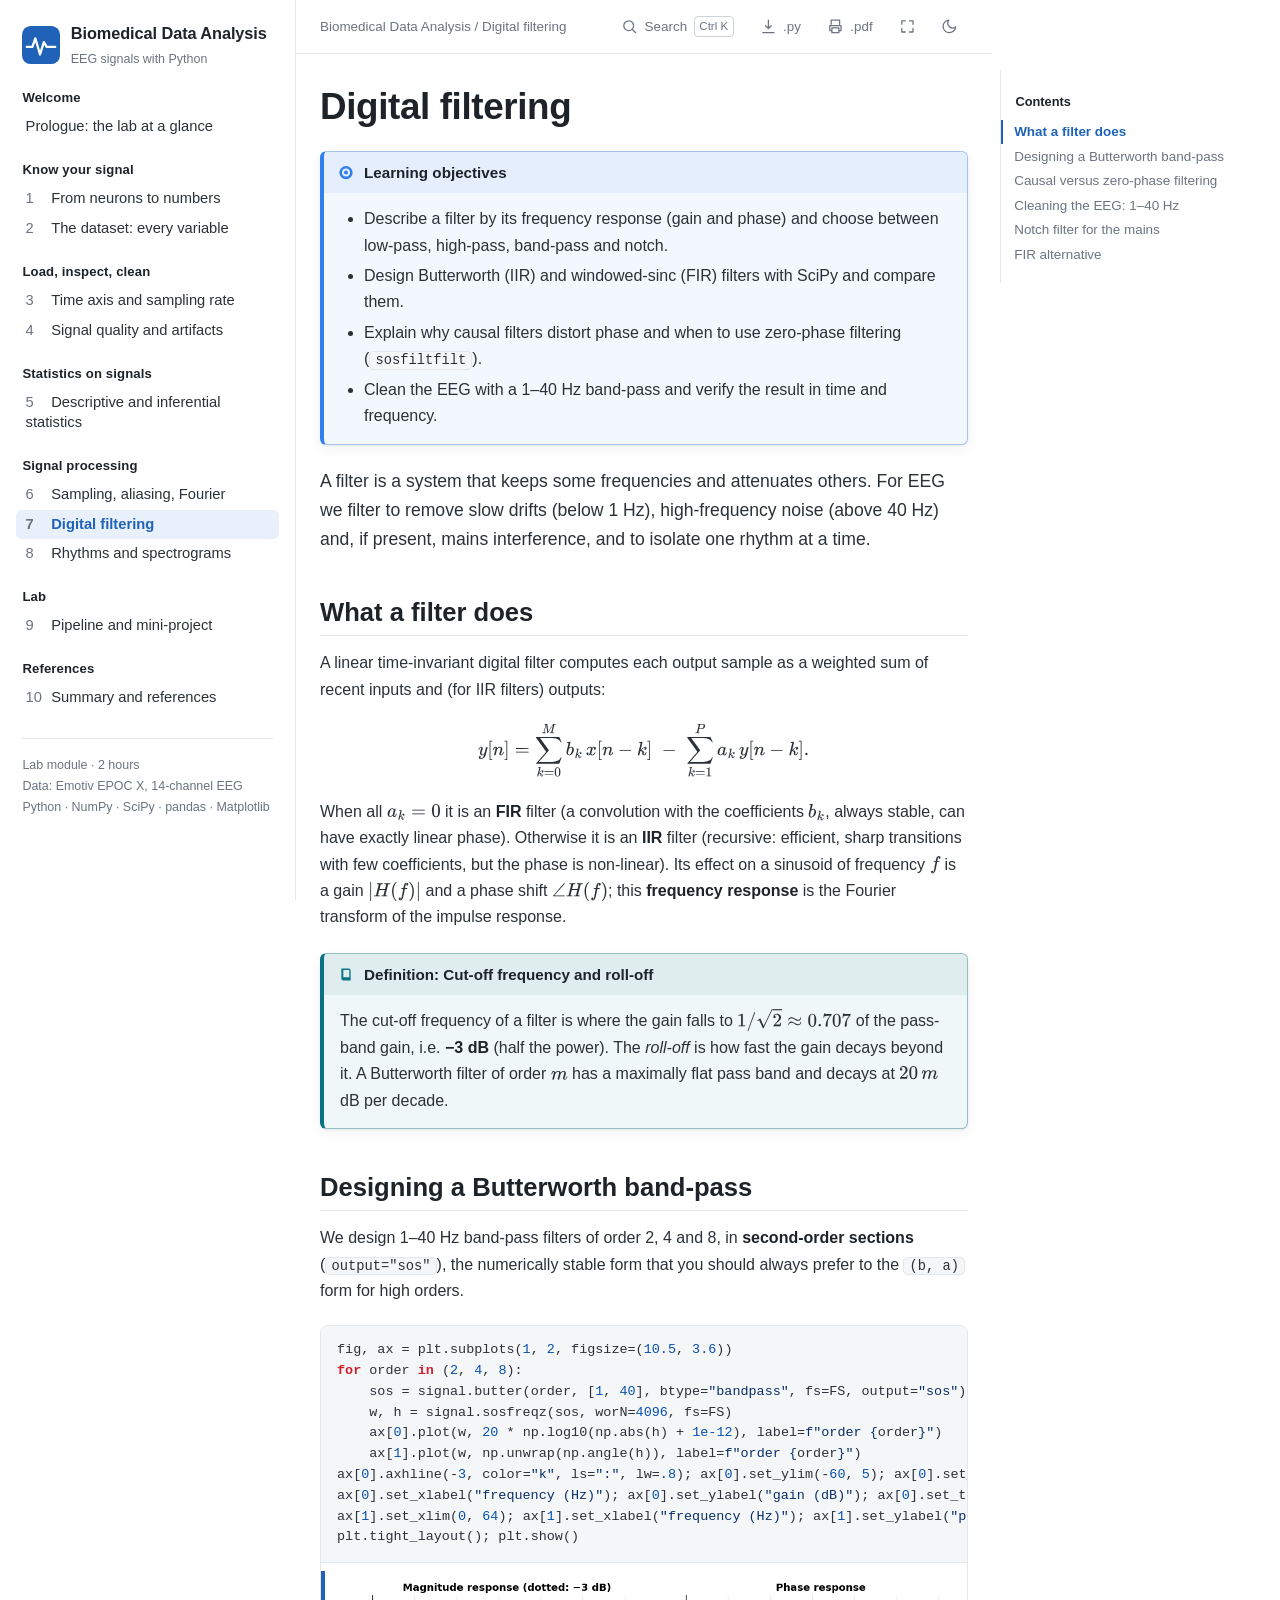
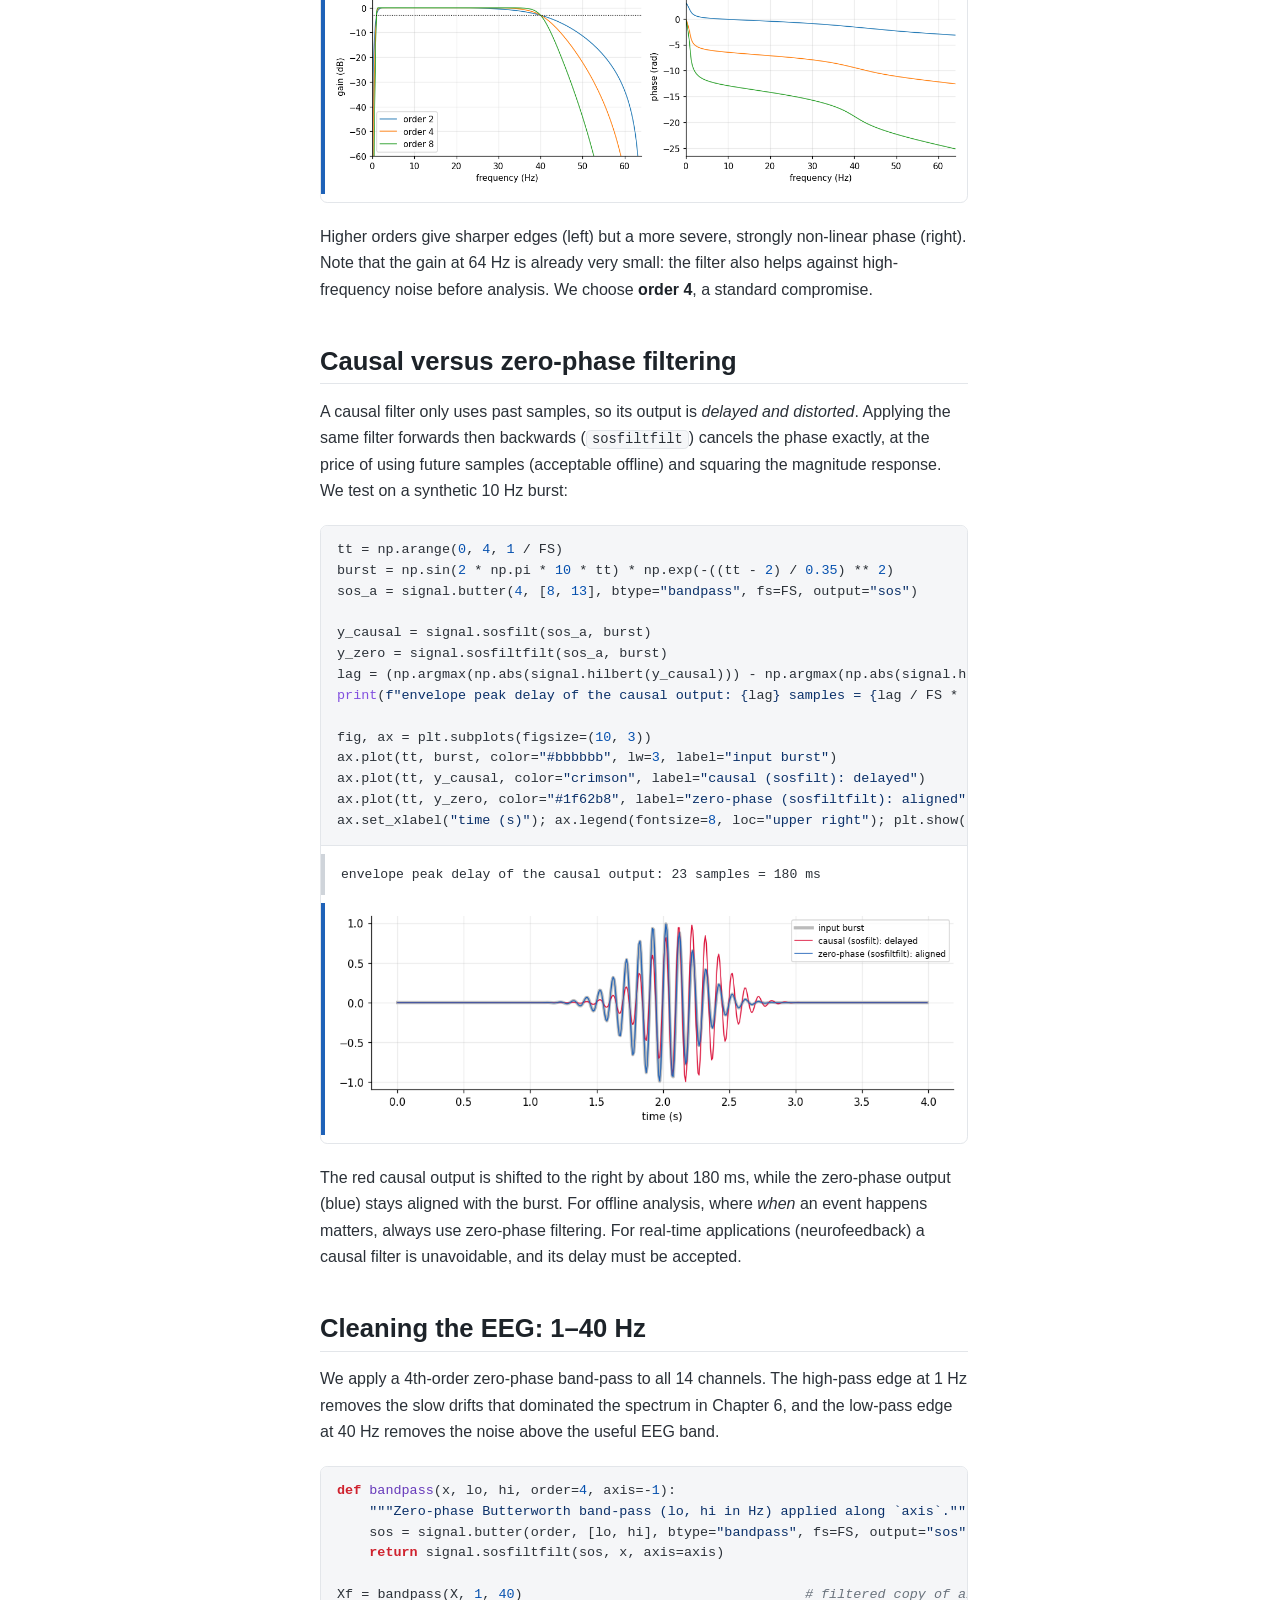
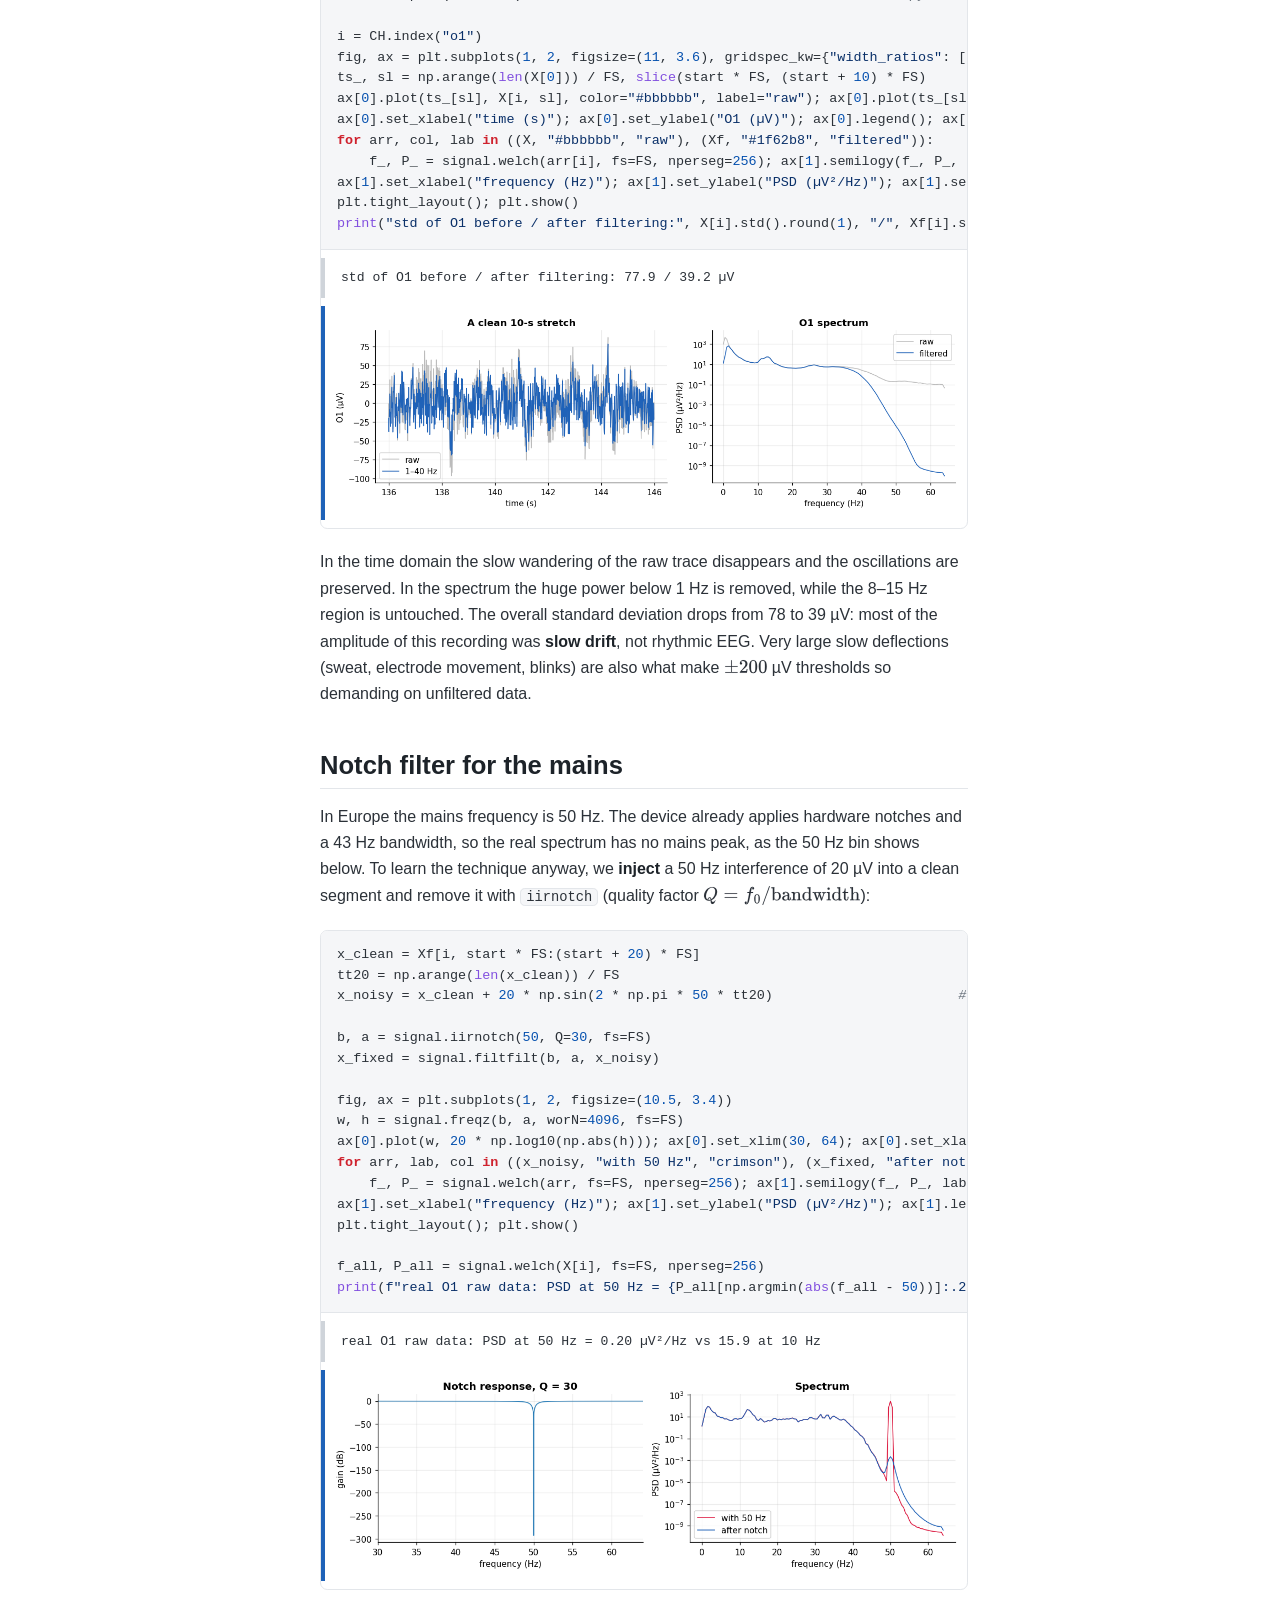
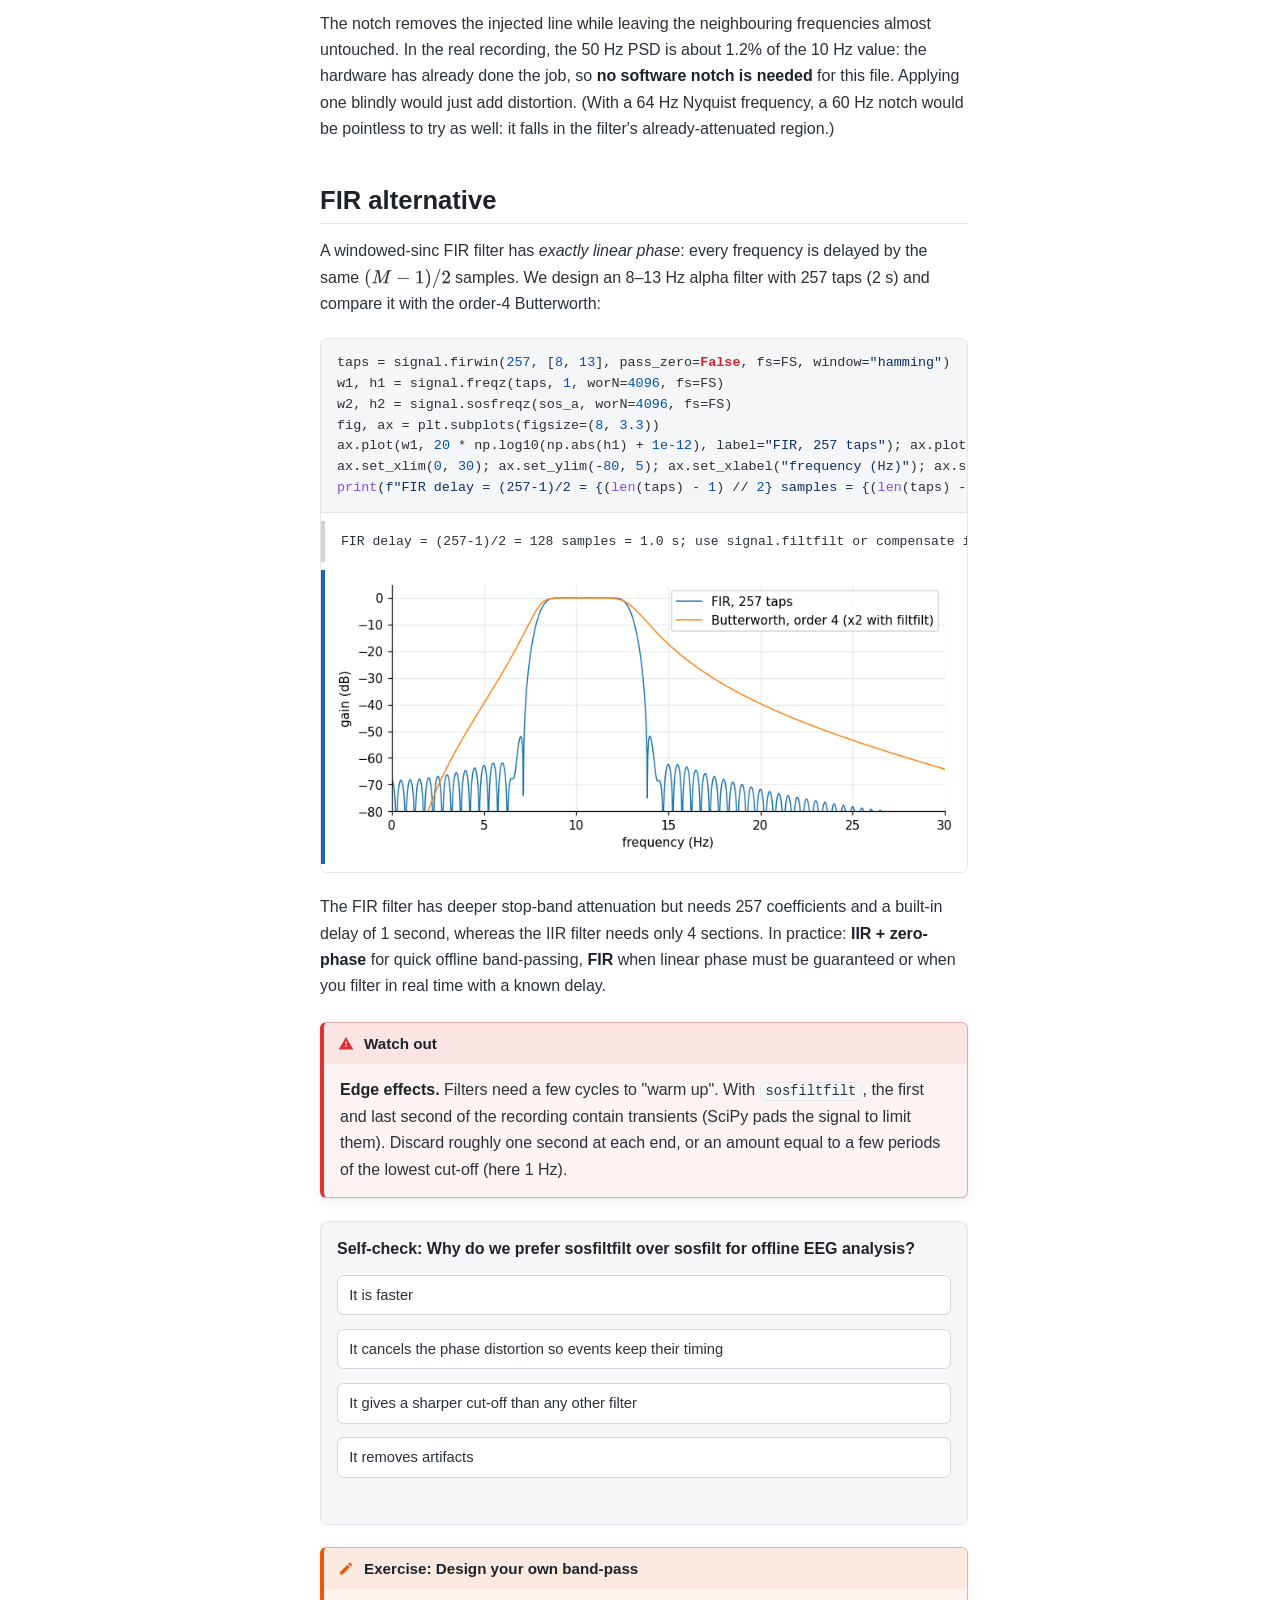
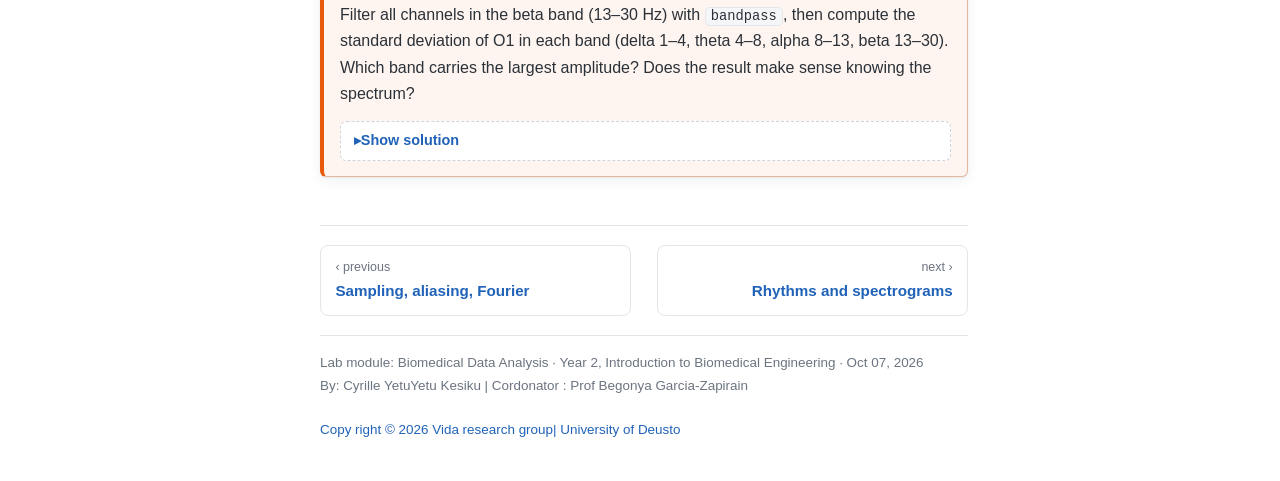
<file: bmdataanalysis/07-filtering.html>
<!DOCTYPE html>
<html lang="en" data-theme="light">
<head>
<meta charset="utf-8">
<meta name="viewport" content="width=device-width, initial-scale=1">
<title>Digital filtering — Biomedical Data Analysis</title>
<meta name="description" content="Biomedical data analysis lab with Python on Emotiv EPOC X EEG data.">
<link rel="icon" href="data:image/svg+xml,%3Csvg xmlns='http://www.w3.org/2000/svg' viewBox='0 0 40 40'%3E%3Crect width='40' height='40' rx='9' fill='%231f62b8'/%3E%3Cpath d='M5 22h6l3-9 5 17 4-13 3 5h9' fill='none' stroke='white' stroke-width='2.6' stroke-linecap='round' stroke-linejoin='round'/%3E%3C/svg%3E">
<link rel="stylesheet" href="assets/css/style.css">
<script>
(function(){try{var t=localStorage.getItem('bda-theme');if(!t&&window.matchMedia&&matchMedia('(prefers-color-scheme: dark)').matches)t='dark';document.documentElement.setAttribute('data-theme',t||'light');}catch(e){}})();
window.MathJax={tex:{inlineMath:[['\\(','\\)']],displayMath:[['\\[','\\]']]},options:{skipHtmlTags:['script','noscript','style','textarea','pre','code']}};
</script>
<script defer src="assets/js/mathjax-tex-svg.js"></script>
<script defer src="assets/js/search-data.js"></script>
<script defer src="assets/js/main.js"></script>
</head>
<body>
<a class="skip" href="#main-content">Skip to main content</a>
<nav class="sidebar" aria-label="Main navigation"><a class="logo" href="index.html"><svg width="38" height="38" viewBox="0 0 40 40" aria-hidden="true"><rect width="40" height="40" rx="9" fill="#1f62b8"/><path d="M5 22h6l3-9 5 17 4-13 3 5h9" fill="none" stroke="#fff" stroke-width="2.4" stroke-linecap="round" stroke-linejoin="round"/></svg><span><b>Biomedical Data Analysis</b><small>EEG signals with Python</small></span></a><div class="nav-group">Welcome</div><ul><li><a href="index.html">Prologue: the lab at a glance</a></li></ul><div class="nav-group">Know your signal</div><ul><li><a href="01-neurons-to-numbers.html"><span class="num">1</span>From neurons to numbers</a></li><li><a href="02-dataset.html"><span class="num">2</span>The dataset: every variable</a></li></ul><div class="nav-group">Load, inspect, clean</div><ul><li><a href="03-time-axis.html"><span class="num">3</span>Time axis and sampling rate</a></li><li><a href="04-signal-quality.html"><span class="num">4</span>Signal quality and artifacts</a></li></ul><div class="nav-group">Statistics on signals</div><ul><li><a href="05-statistics.html"><span class="num">5</span>Descriptive and inferential statistics</a></li></ul><div class="nav-group">Signal processing</div><ul><li><a href="06-sampling-fourier.html"><span class="num">6</span>Sampling, aliasing, Fourier</a></li><li><a href="07-filtering.html" class="current"><span class="num">7</span>Digital filtering</a></li><li><a href="08-rhythms.html"><span class="num">8</span>Rhythms and spectrograms</a></li></ul><div class="nav-group">Lab</div><ul><li><a href="09-lab-pipeline.html"><span class="num">9</span>Pipeline and mini-project</a></li></ul><div class="nav-group">References</div><ul><li><a href="10-summary.html"><span class="num">10</span>Summary and references</a></li></ul><div class="sb-foot">Lab module · 2 hours<br>Data: Emotiv EPOC X, 14-channel EEG<br>Python · NumPy · SciPy · pandas · Matplotlib</div></nav>
<div class="scrim"></div>
<div class="main">
<div class="article-wrap">
<div class="article-col">
  <div class="header-bar">
    <button class="hbtn" id="sbToggle" aria-label="Toggle navigation"><svg viewBox="0 0 24 24"><path d="M3 6h18M3 12h18M3 18h18"/></svg></button>
    <span class="crumb">Biomedical Data Analysis / Digital filtering</span>
    <span class="spacer"></span>
    <button class="hbtn searchBtn" aria-label="Search"><svg viewBox="0 0 24 24"><circle cx="11" cy="11" r="7"/><path d="M21 21l-4.3-4.3"/></svg><span class="lbl">Search</span><kbd>Ctrl K</kbd></button>
    <a class="hbtn" href="assets/lab_code.py" download title="Download all code of the lab as a Python script"><svg viewBox="0 0 24 24"><path d="M12 3v12m0 0l-4-4m4 4l4-4M4 21h16"/></svg><span class="lbl">.py</span></a>
    <button class="hbtn" id="printBtn" title="Print or save as PDF" aria-label="Print"><svg viewBox="0 0 24 24"><path d="M6 9V3h12v6M6 18H4v-7h16v7h-2M7 14h10v7H7z"/></svg><span class="lbl">.pdf</span></button>
    <button class="hbtn" id="fsBtn" title="Focus mode" aria-label="Focus mode"><svg viewBox="0 0 24 24"><path d="M4 9V4h5M20 9V4h-5M4 15v5h5M20 15v5h-5"/></svg></button>
    <button class="hbtn" id="themeBtn" title="Light / dark" aria-label="Toggle dark mode"><svg viewBox="0 0 24 24"><path d="M21 12.8A9 9 0 1111.2 3a7 7 0 009.8 9.8z"/></svg></button>
  </div>
  <article id="main-content">
    
<h1 id="digital-filtering">Digital filtering<a class="headerlink" href="#digital-filtering" title="Permalink to this heading">#</a></h1>
<div class="admonition objectives"><p class="admonition-title">Learning objectives</p><div class="adm-body">
<ul>
<li>Describe a filter by its frequency response (gain and phase) and choose between low-pass, high-pass, band-pass and notch.</li>
<li>Design Butterworth (IIR) and windowed-sinc (FIR) filters with SciPy and compare them.</li>
<li>Explain why causal filters distort phase and when to use zero-phase filtering (<code>sosfiltfilt</code>).</li>
<li>Clean the EEG with a 1–40 Hz band-pass and verify the result in time and frequency.</li>
</ul></div></div>
<p class="lead">A filter is a system that keeps some frequencies and attenuates others. For EEG we filter to remove slow drifts (below 1 Hz), high-frequency noise (above 40 Hz) and, if present, mains interference, and to isolate one rhythm at a time.</p>

<h2 id="what-a-filter-does">What a filter does<a class="headerlink" href="#what-a-filter-does" title="Permalink to this heading">#</a></h2>
<p>A linear time-invariant digital filter computes each output sample as a weighted sum of recent inputs and (for IIR filters) outputs:
\[ y[n]=\sum_{k=0}^{M} b_k\,x[n-k]\;-\;\sum_{k=1}^{P} a_k\,y[n-k]. \]
When all \(a_k=0\) it is an <strong>FIR</strong> filter (a convolution with the coefficients \(b_k\), always stable, can have exactly linear phase). Otherwise it is an <strong>IIR</strong> filter (recursive: efficient, sharp transitions with few coefficients, but the phase is non-linear). Its effect on a sinusoid of frequency \(f\) is a gain \(|H(f)|\) and a phase shift \(\angle H(f)\); this <strong>frequency response</strong> is the Fourier transform of the impulse response.</p>
<div class="admonition definition"><p class="admonition-title">Definition: Cut-off frequency and roll-off</p><div class="adm-body"><p>The cut-off frequency of a filter is where the gain falls to \(1/\sqrt2\approx0.707\) of the pass-band gain, i.e. <strong>−3 dB</strong> (half the power). The <em>roll-off</em> is how fast the gain decays beyond it. A Butterworth filter of order \(m\) has a maximally flat pass band and decays at \(20\,m\) dB per decade.</p></div></div>

<h2 id="designing-a-butterworth-band-pass">Designing a Butterworth band-pass<a class="headerlink" href="#designing-a-butterworth-band-pass" title="Permalink to this heading">#</a></h2>
<p>We design 1–40 Hz band-pass filters of order 2, 4 and 8, in <strong>second-order sections</strong> (<code>output="sos"</code>), the numerically stable form that you should always prefer to the <code>(b, a)</code> form for high orders.</p>
<div class="cell"><div class="cell_input"><div class="highlight"><pre><span class="n">fig</span><span class="p">,</span> <span class="n">ax</span> <span class="o">=</span> <span class="n">plt</span><span class="o">.</span><span class="n">subplots</span><span class="p">(</span><span class="mi">1</span><span class="p">,</span> <span class="mi">2</span><span class="p">,</span> <span class="n">figsize</span><span class="o">=</span><span class="p">(</span><span class="mf">10.5</span><span class="p">,</span> <span class="mf">3.6</span><span class="p">))</span>
<span class="k">for</span> <span class="n">order</span> <span class="ow">in</span> <span class="p">(</span><span class="mi">2</span><span class="p">,</span> <span class="mi">4</span><span class="p">,</span> <span class="mi">8</span><span class="p">):</span>
    <span class="n">sos</span> <span class="o">=</span> <span class="n">signal</span><span class="o">.</span><span class="n">butter</span><span class="p">(</span><span class="n">order</span><span class="p">,</span> <span class="p">[</span><span class="mi">1</span><span class="p">,</span> <span class="mi">40</span><span class="p">],</span> <span class="n">btype</span><span class="o">=</span><span class="s2">&quot;bandpass&quot;</span><span class="p">,</span> <span class="n">fs</span><span class="o">=</span><span class="n">FS</span><span class="p">,</span> <span class="n">output</span><span class="o">=</span><span class="s2">&quot;sos&quot;</span><span class="p">)</span>
    <span class="n">w</span><span class="p">,</span> <span class="n">h</span> <span class="o">=</span> <span class="n">signal</span><span class="o">.</span><span class="n">sosfreqz</span><span class="p">(</span><span class="n">sos</span><span class="p">,</span> <span class="n">worN</span><span class="o">=</span><span class="mi">4096</span><span class="p">,</span> <span class="n">fs</span><span class="o">=</span><span class="n">FS</span><span class="p">)</span>
    <span class="n">ax</span><span class="p">[</span><span class="mi">0</span><span class="p">]</span><span class="o">.</span><span class="n">plot</span><span class="p">(</span><span class="n">w</span><span class="p">,</span> <span class="mi">20</span> <span class="o">*</span> <span class="n">np</span><span class="o">.</span><span class="n">log10</span><span class="p">(</span><span class="n">np</span><span class="o">.</span><span class="n">abs</span><span class="p">(</span><span class="n">h</span><span class="p">)</span> <span class="o">+</span> <span class="mf">1e-12</span><span class="p">),</span> <span class="n">label</span><span class="o">=</span><span class="sa">f</span><span class="s2">&quot;order </span><span class="si">{</span><span class="n">order</span><span class="si">}</span><span class="s2">&quot;</span><span class="p">)</span>
    <span class="n">ax</span><span class="p">[</span><span class="mi">1</span><span class="p">]</span><span class="o">.</span><span class="n">plot</span><span class="p">(</span><span class="n">w</span><span class="p">,</span> <span class="n">np</span><span class="o">.</span><span class="n">unwrap</span><span class="p">(</span><span class="n">np</span><span class="o">.</span><span class="n">angle</span><span class="p">(</span><span class="n">h</span><span class="p">)),</span> <span class="n">label</span><span class="o">=</span><span class="sa">f</span><span class="s2">&quot;order </span><span class="si">{</span><span class="n">order</span><span class="si">}</span><span class="s2">&quot;</span><span class="p">)</span>
<span class="n">ax</span><span class="p">[</span><span class="mi">0</span><span class="p">]</span><span class="o">.</span><span class="n">axhline</span><span class="p">(</span><span class="o">-</span><span class="mi">3</span><span class="p">,</span> <span class="n">color</span><span class="o">=</span><span class="s2">&quot;k&quot;</span><span class="p">,</span> <span class="n">ls</span><span class="o">=</span><span class="s2">&quot;:&quot;</span><span class="p">,</span> <span class="n">lw</span><span class="o">=</span><span class="mf">.8</span><span class="p">);</span> <span class="n">ax</span><span class="p">[</span><span class="mi">0</span><span class="p">]</span><span class="o">.</span><span class="n">set_ylim</span><span class="p">(</span><span class="o">-</span><span class="mi">60</span><span class="p">,</span> <span class="mi">5</span><span class="p">);</span> <span class="n">ax</span><span class="p">[</span><span class="mi">0</span><span class="p">]</span><span class="o">.</span><span class="n">set_xlim</span><span class="p">(</span><span class="mi">0</span><span class="p">,</span> <span class="mi">64</span><span class="p">)</span>
<span class="n">ax</span><span class="p">[</span><span class="mi">0</span><span class="p">]</span><span class="o">.</span><span class="n">set_xlabel</span><span class="p">(</span><span class="s2">&quot;frequency (Hz)&quot;</span><span class="p">);</span> <span class="n">ax</span><span class="p">[</span><span class="mi">0</span><span class="p">]</span><span class="o">.</span><span class="n">set_ylabel</span><span class="p">(</span><span class="s2">&quot;gain (dB)&quot;</span><span class="p">);</span> <span class="n">ax</span><span class="p">[</span><span class="mi">0</span><span class="p">]</span><span class="o">.</span><span class="n">set_title</span><span class="p">(</span><span class="s2">&quot;Magnitude response (dotted: −3 dB)&quot;</span><span class="p">);</span> <span class="n">ax</span><span class="p">[</span><span class="mi">0</span><span class="p">]</span><span class="o">.</span><span class="n">legend</span><span class="p">()</span>
<span class="n">ax</span><span class="p">[</span><span class="mi">1</span><span class="p">]</span><span class="o">.</span><span class="n">set_xlim</span><span class="p">(</span><span class="mi">0</span><span class="p">,</span> <span class="mi">64</span><span class="p">);</span> <span class="n">ax</span><span class="p">[</span><span class="mi">1</span><span class="p">]</span><span class="o">.</span><span class="n">set_xlabel</span><span class="p">(</span><span class="s2">&quot;frequency (Hz)&quot;</span><span class="p">);</span> <span class="n">ax</span><span class="p">[</span><span class="mi">1</span><span class="p">]</span><span class="o">.</span><span class="n">set_ylabel</span><span class="p">(</span><span class="s2">&quot;phase (rad)&quot;</span><span class="p">);</span> <span class="n">ax</span><span class="p">[</span><span class="mi">1</span><span class="p">]</span><span class="o">.</span><span class="n">set_title</span><span class="p">(</span><span class="s2">&quot;Phase response&quot;</span><span class="p">)</span>
<span class="n">plt</span><span class="o">.</span><span class="n">tight_layout</span><span class="p">();</span> <span class="n">plt</span><span class="o">.</span><span class="n">show</span><span class="p">()</span>
</pre></div><button class="copybtn" title="Copy code" aria-label="Copy code">Copy</button></div><figure class="cell_output fig_out"><img src="assets/img/07-filtering_1.png" alt="Figure output" loading="lazy"></figure></div>
<p>Higher orders give sharper edges (left) but a more severe, strongly non-linear phase (right). Note that the gain at 64 Hz is already very small: the filter also helps against high-frequency noise before analysis. We choose <strong>order 4</strong>, a standard compromise.</p>

<h2 id="causal-versus-zero-phase-filtering">Causal versus zero-phase filtering<a class="headerlink" href="#causal-versus-zero-phase-filtering" title="Permalink to this heading">#</a></h2>
<p>A causal filter only uses past samples, so its output is <em>delayed and distorted</em>. Applying the same filter forwards then backwards (<code>sosfiltfilt</code>) cancels the phase exactly, at the price of using future samples (acceptable offline) and squaring the magnitude response. We test on a synthetic 10 Hz burst:</p>
<div class="cell"><div class="cell_input"><div class="highlight"><pre><span class="n">tt</span> <span class="o">=</span> <span class="n">np</span><span class="o">.</span><span class="n">arange</span><span class="p">(</span><span class="mi">0</span><span class="p">,</span> <span class="mi">4</span><span class="p">,</span> <span class="mi">1</span> <span class="o">/</span> <span class="n">FS</span><span class="p">)</span>
<span class="n">burst</span> <span class="o">=</span> <span class="n">np</span><span class="o">.</span><span class="n">sin</span><span class="p">(</span><span class="mi">2</span> <span class="o">*</span> <span class="n">np</span><span class="o">.</span><span class="n">pi</span> <span class="o">*</span> <span class="mi">10</span> <span class="o">*</span> <span class="n">tt</span><span class="p">)</span> <span class="o">*</span> <span class="n">np</span><span class="o">.</span><span class="n">exp</span><span class="p">(</span><span class="o">-</span><span class="p">((</span><span class="n">tt</span> <span class="o">-</span> <span class="mi">2</span><span class="p">)</span> <span class="o">/</span> <span class="mf">0.35</span><span class="p">)</span> <span class="o">**</span> <span class="mi">2</span><span class="p">)</span>          <span class="c1"># 10 Hz burst centred at t = 2 s</span>
<span class="n">sos_a</span> <span class="o">=</span> <span class="n">signal</span><span class="o">.</span><span class="n">butter</span><span class="p">(</span><span class="mi">4</span><span class="p">,</span> <span class="p">[</span><span class="mi">8</span><span class="p">,</span> <span class="mi">13</span><span class="p">],</span> <span class="n">btype</span><span class="o">=</span><span class="s2">&quot;bandpass&quot;</span><span class="p">,</span> <span class="n">fs</span><span class="o">=</span><span class="n">FS</span><span class="p">,</span> <span class="n">output</span><span class="o">=</span><span class="s2">&quot;sos&quot;</span><span class="p">)</span>

<span class="n">y_causal</span> <span class="o">=</span> <span class="n">signal</span><span class="o">.</span><span class="n">sosfilt</span><span class="p">(</span><span class="n">sos_a</span><span class="p">,</span> <span class="n">burst</span><span class="p">)</span>
<span class="n">y_zero</span> <span class="o">=</span> <span class="n">signal</span><span class="o">.</span><span class="n">sosfiltfilt</span><span class="p">(</span><span class="n">sos_a</span><span class="p">,</span> <span class="n">burst</span><span class="p">)</span>
<span class="n">lag</span> <span class="o">=</span> <span class="p">(</span><span class="n">np</span><span class="o">.</span><span class="n">argmax</span><span class="p">(</span><span class="n">np</span><span class="o">.</span><span class="n">abs</span><span class="p">(</span><span class="n">signal</span><span class="o">.</span><span class="n">hilbert</span><span class="p">(</span><span class="n">y_causal</span><span class="p">)))</span> <span class="o">-</span> <span class="n">np</span><span class="o">.</span><span class="n">argmax</span><span class="p">(</span><span class="n">np</span><span class="o">.</span><span class="n">abs</span><span class="p">(</span><span class="n">signal</span><span class="o">.</span><span class="n">hilbert</span><span class="p">(</span><span class="n">y_zero</span><span class="p">))))</span>
<span class="nb">print</span><span class="p">(</span><span class="sa">f</span><span class="s2">&quot;envelope peak delay of the causal output: </span><span class="si">{</span><span class="n">lag</span><span class="si">}</span><span class="s2"> samples = </span><span class="si">{</span><span class="n">lag</span><span class="w"> </span><span class="o">/</span><span class="w"> </span><span class="n">FS</span><span class="w"> </span><span class="o">*</span><span class="w"> </span><span class="mf">1e3</span><span class="si">:</span><span class="s2">.0f</span><span class="si">}</span><span class="s2"> ms&quot;</span><span class="p">)</span>

<span class="n">fig</span><span class="p">,</span> <span class="n">ax</span> <span class="o">=</span> <span class="n">plt</span><span class="o">.</span><span class="n">subplots</span><span class="p">(</span><span class="n">figsize</span><span class="o">=</span><span class="p">(</span><span class="mi">10</span><span class="p">,</span> <span class="mi">3</span><span class="p">))</span>
<span class="n">ax</span><span class="o">.</span><span class="n">plot</span><span class="p">(</span><span class="n">tt</span><span class="p">,</span> <span class="n">burst</span><span class="p">,</span> <span class="n">color</span><span class="o">=</span><span class="s2">&quot;#bbbbbb&quot;</span><span class="p">,</span> <span class="n">lw</span><span class="o">=</span><span class="mi">3</span><span class="p">,</span> <span class="n">label</span><span class="o">=</span><span class="s2">&quot;input burst&quot;</span><span class="p">)</span>
<span class="n">ax</span><span class="o">.</span><span class="n">plot</span><span class="p">(</span><span class="n">tt</span><span class="p">,</span> <span class="n">y_causal</span><span class="p">,</span> <span class="n">color</span><span class="o">=</span><span class="s2">&quot;crimson&quot;</span><span class="p">,</span> <span class="n">label</span><span class="o">=</span><span class="s2">&quot;causal (sosfilt): delayed&quot;</span><span class="p">)</span>
<span class="n">ax</span><span class="o">.</span><span class="n">plot</span><span class="p">(</span><span class="n">tt</span><span class="p">,</span> <span class="n">y_zero</span><span class="p">,</span> <span class="n">color</span><span class="o">=</span><span class="s2">&quot;#1f62b8&quot;</span><span class="p">,</span> <span class="n">label</span><span class="o">=</span><span class="s2">&quot;zero-phase (sosfiltfilt): aligned&quot;</span><span class="p">)</span>
<span class="n">ax</span><span class="o">.</span><span class="n">set_xlabel</span><span class="p">(</span><span class="s2">&quot;time (s)&quot;</span><span class="p">);</span> <span class="n">ax</span><span class="o">.</span><span class="n">legend</span><span class="p">(</span><span class="n">fontsize</span><span class="o">=</span><span class="mi">8</span><span class="p">,</span> <span class="n">loc</span><span class="o">=</span><span class="s2">&quot;upper right&quot;</span><span class="p">);</span> <span class="n">plt</span><span class="o">.</span><span class="n">show</span><span class="p">()</span>
</pre></div><button class="copybtn" title="Copy code" aria-label="Copy code">Copy</button></div><div class="cell_output"><pre>envelope peak delay of the causal output: 23 samples = 180 ms</pre></div><figure class="cell_output fig_out"><img src="assets/img/07-filtering_2.png" alt="Figure output" loading="lazy"></figure></div>
<p>The red causal output is shifted to the right by about 180 ms, while the zero-phase output (blue) stays aligned with the burst. For offline analysis, where <em>when</em> an event happens matters, always use zero-phase filtering. For real-time applications (neurofeedback) a causal filter is unavoidable, and its delay must be accepted.</p>

<h2 id="cleaning-the-eeg-1-40-hz">Cleaning the EEG: 1–40 Hz<a class="headerlink" href="#cleaning-the-eeg-1-40-hz" title="Permalink to this heading">#</a></h2>
<p>We apply a 4th-order zero-phase band-pass to all 14 channels. The high-pass edge at 1 Hz removes the slow drifts that dominated the spectrum in Chapter 6, and the low-pass edge at 40 Hz removes the noise above the useful EEG band.</p>
<div class="cell"><div class="cell_input"><div class="highlight"><pre><span class="k">def</span><span class="w"> </span><span class="nf">bandpass</span><span class="p">(</span><span class="n">x</span><span class="p">,</span> <span class="n">lo</span><span class="p">,</span> <span class="n">hi</span><span class="p">,</span> <span class="n">order</span><span class="o">=</span><span class="mi">4</span><span class="p">,</span> <span class="n">axis</span><span class="o">=-</span><span class="mi">1</span><span class="p">):</span>
<span class="w">    </span><span class="sd">&quot;&quot;&quot;Zero-phase Butterworth band-pass (lo, hi in Hz) applied along `axis`.&quot;&quot;&quot;</span>
    <span class="n">sos</span> <span class="o">=</span> <span class="n">signal</span><span class="o">.</span><span class="n">butter</span><span class="p">(</span><span class="n">order</span><span class="p">,</span> <span class="p">[</span><span class="n">lo</span><span class="p">,</span> <span class="n">hi</span><span class="p">],</span> <span class="n">btype</span><span class="o">=</span><span class="s2">&quot;bandpass&quot;</span><span class="p">,</span> <span class="n">fs</span><span class="o">=</span><span class="n">FS</span><span class="p">,</span> <span class="n">output</span><span class="o">=</span><span class="s2">&quot;sos&quot;</span><span class="p">)</span>
    <span class="k">return</span> <span class="n">signal</span><span class="o">.</span><span class="n">sosfiltfilt</span><span class="p">(</span><span class="n">sos</span><span class="p">,</span> <span class="n">x</span><span class="p">,</span> <span class="n">axis</span><span class="o">=</span><span class="n">axis</span><span class="p">)</span>

<span class="n">Xf</span> <span class="o">=</span> <span class="n">bandpass</span><span class="p">(</span><span class="n">X</span><span class="p">,</span> <span class="mi">1</span><span class="p">,</span> <span class="mi">40</span><span class="p">)</span>                                   <span class="c1"># filtered copy of all channels, (14, N)</span>

<span class="n">i</span> <span class="o">=</span> <span class="n">CH</span><span class="o">.</span><span class="n">index</span><span class="p">(</span><span class="s2">&quot;o1&quot;</span><span class="p">)</span>
<span class="n">fig</span><span class="p">,</span> <span class="n">ax</span> <span class="o">=</span> <span class="n">plt</span><span class="o">.</span><span class="n">subplots</span><span class="p">(</span><span class="mi">1</span><span class="p">,</span> <span class="mi">2</span><span class="p">,</span> <span class="n">figsize</span><span class="o">=</span><span class="p">(</span><span class="mi">11</span><span class="p">,</span> <span class="mf">3.6</span><span class="p">),</span> <span class="n">gridspec_kw</span><span class="o">=</span><span class="p">{</span><span class="s2">&quot;width_ratios&quot;</span><span class="p">:</span> <span class="p">[</span><span class="mf">1.2</span><span class="p">,</span> <span class="mi">1</span><span class="p">]})</span>
<span class="n">ts_</span><span class="p">,</span> <span class="n">sl</span> <span class="o">=</span> <span class="n">np</span><span class="o">.</span><span class="n">arange</span><span class="p">(</span><span class="nb">len</span><span class="p">(</span><span class="n">X</span><span class="p">[</span><span class="mi">0</span><span class="p">]))</span> <span class="o">/</span> <span class="n">FS</span><span class="p">,</span> <span class="nb">slice</span><span class="p">(</span><span class="n">start</span> <span class="o">*</span> <span class="n">FS</span><span class="p">,</span> <span class="p">(</span><span class="n">start</span> <span class="o">+</span> <span class="mi">10</span><span class="p">)</span> <span class="o">*</span> <span class="n">FS</span><span class="p">)</span>
<span class="n">ax</span><span class="p">[</span><span class="mi">0</span><span class="p">]</span><span class="o">.</span><span class="n">plot</span><span class="p">(</span><span class="n">ts_</span><span class="p">[</span><span class="n">sl</span><span class="p">],</span> <span class="n">X</span><span class="p">[</span><span class="n">i</span><span class="p">,</span> <span class="n">sl</span><span class="p">],</span> <span class="n">color</span><span class="o">=</span><span class="s2">&quot;#bbbbbb&quot;</span><span class="p">,</span> <span class="n">label</span><span class="o">=</span><span class="s2">&quot;raw&quot;</span><span class="p">);</span> <span class="n">ax</span><span class="p">[</span><span class="mi">0</span><span class="p">]</span><span class="o">.</span><span class="n">plot</span><span class="p">(</span><span class="n">ts_</span><span class="p">[</span><span class="n">sl</span><span class="p">],</span> <span class="n">Xf</span><span class="p">[</span><span class="n">i</span><span class="p">,</span> <span class="n">sl</span><span class="p">],</span> <span class="n">color</span><span class="o">=</span><span class="s2">&quot;#1f62b8&quot;</span><span class="p">,</span> <span class="n">label</span><span class="o">=</span><span class="s2">&quot;1–40 Hz&quot;</span><span class="p">)</span>
<span class="n">ax</span><span class="p">[</span><span class="mi">0</span><span class="p">]</span><span class="o">.</span><span class="n">set_xlabel</span><span class="p">(</span><span class="s2">&quot;time (s)&quot;</span><span class="p">);</span> <span class="n">ax</span><span class="p">[</span><span class="mi">0</span><span class="p">]</span><span class="o">.</span><span class="n">set_ylabel</span><span class="p">(</span><span class="s2">&quot;O1 (µV)&quot;</span><span class="p">);</span> <span class="n">ax</span><span class="p">[</span><span class="mi">0</span><span class="p">]</span><span class="o">.</span><span class="n">legend</span><span class="p">();</span> <span class="n">ax</span><span class="p">[</span><span class="mi">0</span><span class="p">]</span><span class="o">.</span><span class="n">set_title</span><span class="p">(</span><span class="s2">&quot;A clean 10-s stretch&quot;</span><span class="p">)</span>
<span class="k">for</span> <span class="n">arr</span><span class="p">,</span> <span class="n">col</span><span class="p">,</span> <span class="n">lab</span> <span class="ow">in</span> <span class="p">((</span><span class="n">X</span><span class="p">,</span> <span class="s2">&quot;#bbbbbb&quot;</span><span class="p">,</span> <span class="s2">&quot;raw&quot;</span><span class="p">),</span> <span class="p">(</span><span class="n">Xf</span><span class="p">,</span> <span class="s2">&quot;#1f62b8&quot;</span><span class="p">,</span> <span class="s2">&quot;filtered&quot;</span><span class="p">)):</span>
    <span class="n">f_</span><span class="p">,</span> <span class="n">P_</span> <span class="o">=</span> <span class="n">signal</span><span class="o">.</span><span class="n">welch</span><span class="p">(</span><span class="n">arr</span><span class="p">[</span><span class="n">i</span><span class="p">],</span> <span class="n">fs</span><span class="o">=</span><span class="n">FS</span><span class="p">,</span> <span class="n">nperseg</span><span class="o">=</span><span class="mi">256</span><span class="p">);</span> <span class="n">ax</span><span class="p">[</span><span class="mi">1</span><span class="p">]</span><span class="o">.</span><span class="n">semilogy</span><span class="p">(</span><span class="n">f_</span><span class="p">,</span> <span class="n">P_</span><span class="p">,</span> <span class="n">color</span><span class="o">=</span><span class="n">col</span><span class="p">,</span> <span class="n">label</span><span class="o">=</span><span class="n">lab</span><span class="p">)</span>
<span class="n">ax</span><span class="p">[</span><span class="mi">1</span><span class="p">]</span><span class="o">.</span><span class="n">set_xlabel</span><span class="p">(</span><span class="s2">&quot;frequency (Hz)&quot;</span><span class="p">);</span> <span class="n">ax</span><span class="p">[</span><span class="mi">1</span><span class="p">]</span><span class="o">.</span><span class="n">set_ylabel</span><span class="p">(</span><span class="s2">&quot;PSD (µV²/Hz)&quot;</span><span class="p">);</span> <span class="n">ax</span><span class="p">[</span><span class="mi">1</span><span class="p">]</span><span class="o">.</span><span class="n">set_title</span><span class="p">(</span><span class="s2">&quot;O1 spectrum&quot;</span><span class="p">);</span> <span class="n">ax</span><span class="p">[</span><span class="mi">1</span><span class="p">]</span><span class="o">.</span><span class="n">legend</span><span class="p">()</span>
<span class="n">plt</span><span class="o">.</span><span class="n">tight_layout</span><span class="p">();</span> <span class="n">plt</span><span class="o">.</span><span class="n">show</span><span class="p">()</span>
<span class="nb">print</span><span class="p">(</span><span class="s2">&quot;std of O1 before / after filtering:&quot;</span><span class="p">,</span> <span class="n">X</span><span class="p">[</span><span class="n">i</span><span class="p">]</span><span class="o">.</span><span class="n">std</span><span class="p">()</span><span class="o">.</span><span class="n">round</span><span class="p">(</span><span class="mi">1</span><span class="p">),</span> <span class="s2">&quot;/&quot;</span><span class="p">,</span> <span class="n">Xf</span><span class="p">[</span><span class="n">i</span><span class="p">]</span><span class="o">.</span><span class="n">std</span><span class="p">()</span><span class="o">.</span><span class="n">round</span><span class="p">(</span><span class="mi">1</span><span class="p">),</span> <span class="s2">&quot;µV&quot;</span><span class="p">)</span>
</pre></div><button class="copybtn" title="Copy code" aria-label="Copy code">Copy</button></div><div class="cell_output"><pre>std of O1 before / after filtering: 77.9 / 39.2 µV</pre></div><figure class="cell_output fig_out"><img src="assets/img/07-filtering_3.png" alt="Figure output" loading="lazy"></figure></div>
<p>In the time domain the slow wandering of the raw trace disappears and the oscillations are preserved. In the spectrum the huge power below 1 Hz is removed, while the 8–15 Hz region is untouched. The overall standard deviation drops from 78 to 39 µV: most of the amplitude of this recording was <strong>slow drift</strong>, not rhythmic EEG. Very large slow deflections (sweat, electrode movement, blinks) are also what make \(\pm 200\) µV thresholds so demanding on unfiltered data.</p>

<h2 id="notch-filter-for-the-mains">Notch filter for the mains<a class="headerlink" href="#notch-filter-for-the-mains" title="Permalink to this heading">#</a></h2>
<p>In Europe the mains frequency is 50 Hz. The device already applies hardware notches and a 43 Hz bandwidth, so the real spectrum has no mains peak, as the 50 Hz bin shows below. To learn the technique anyway, we <strong>inject</strong> a 50 Hz interference of 20 µV into a clean segment and remove it with <code>iirnotch</code> (quality factor \(Q=f_0/\mathrm{bandwidth}\)):</p>
<div class="cell"><div class="cell_input"><div class="highlight"><pre><span class="n">x_clean</span> <span class="o">=</span> <span class="n">Xf</span><span class="p">[</span><span class="n">i</span><span class="p">,</span> <span class="n">start</span> <span class="o">*</span> <span class="n">FS</span><span class="p">:(</span><span class="n">start</span> <span class="o">+</span> <span class="mi">20</span><span class="p">)</span> <span class="o">*</span> <span class="n">FS</span><span class="p">]</span>
<span class="n">tt20</span> <span class="o">=</span> <span class="n">np</span><span class="o">.</span><span class="n">arange</span><span class="p">(</span><span class="nb">len</span><span class="p">(</span><span class="n">x_clean</span><span class="p">))</span> <span class="o">/</span> <span class="n">FS</span>
<span class="n">x_noisy</span> <span class="o">=</span> <span class="n">x_clean</span> <span class="o">+</span> <span class="mi">20</span> <span class="o">*</span> <span class="n">np</span><span class="o">.</span><span class="n">sin</span><span class="p">(</span><span class="mi">2</span> <span class="o">*</span> <span class="n">np</span><span class="o">.</span><span class="n">pi</span> <span class="o">*</span> <span class="mi">50</span> <span class="o">*</span> <span class="n">tt20</span><span class="p">)</span>                       <span class="c1"># mains contamination</span>

<span class="n">b</span><span class="p">,</span> <span class="n">a</span> <span class="o">=</span> <span class="n">signal</span><span class="o">.</span><span class="n">iirnotch</span><span class="p">(</span><span class="mi">50</span><span class="p">,</span> <span class="n">Q</span><span class="o">=</span><span class="mi">30</span><span class="p">,</span> <span class="n">fs</span><span class="o">=</span><span class="n">FS</span><span class="p">)</span>
<span class="n">x_fixed</span> <span class="o">=</span> <span class="n">signal</span><span class="o">.</span><span class="n">filtfilt</span><span class="p">(</span><span class="n">b</span><span class="p">,</span> <span class="n">a</span><span class="p">,</span> <span class="n">x_noisy</span><span class="p">)</span>

<span class="n">fig</span><span class="p">,</span> <span class="n">ax</span> <span class="o">=</span> <span class="n">plt</span><span class="o">.</span><span class="n">subplots</span><span class="p">(</span><span class="mi">1</span><span class="p">,</span> <span class="mi">2</span><span class="p">,</span> <span class="n">figsize</span><span class="o">=</span><span class="p">(</span><span class="mf">10.5</span><span class="p">,</span> <span class="mf">3.4</span><span class="p">))</span>
<span class="n">w</span><span class="p">,</span> <span class="n">h</span> <span class="o">=</span> <span class="n">signal</span><span class="o">.</span><span class="n">freqz</span><span class="p">(</span><span class="n">b</span><span class="p">,</span> <span class="n">a</span><span class="p">,</span> <span class="n">worN</span><span class="o">=</span><span class="mi">4096</span><span class="p">,</span> <span class="n">fs</span><span class="o">=</span><span class="n">FS</span><span class="p">)</span>
<span class="n">ax</span><span class="p">[</span><span class="mi">0</span><span class="p">]</span><span class="o">.</span><span class="n">plot</span><span class="p">(</span><span class="n">w</span><span class="p">,</span> <span class="mi">20</span> <span class="o">*</span> <span class="n">np</span><span class="o">.</span><span class="n">log10</span><span class="p">(</span><span class="n">np</span><span class="o">.</span><span class="n">abs</span><span class="p">(</span><span class="n">h</span><span class="p">)));</span> <span class="n">ax</span><span class="p">[</span><span class="mi">0</span><span class="p">]</span><span class="o">.</span><span class="n">set_xlim</span><span class="p">(</span><span class="mi">30</span><span class="p">,</span> <span class="mi">64</span><span class="p">);</span> <span class="n">ax</span><span class="p">[</span><span class="mi">0</span><span class="p">]</span><span class="o">.</span><span class="n">set_xlabel</span><span class="p">(</span><span class="s2">&quot;frequency (Hz)&quot;</span><span class="p">);</span> <span class="n">ax</span><span class="p">[</span><span class="mi">0</span><span class="p">]</span><span class="o">.</span><span class="n">set_ylabel</span><span class="p">(</span><span class="s2">&quot;gain (dB)&quot;</span><span class="p">);</span> <span class="n">ax</span><span class="p">[</span><span class="mi">0</span><span class="p">]</span><span class="o">.</span><span class="n">set_title</span><span class="p">(</span><span class="s2">&quot;Notch response, Q = 30&quot;</span><span class="p">)</span>
<span class="k">for</span> <span class="n">arr</span><span class="p">,</span> <span class="n">lab</span><span class="p">,</span> <span class="n">col</span> <span class="ow">in</span> <span class="p">((</span><span class="n">x_noisy</span><span class="p">,</span> <span class="s2">&quot;with 50 Hz&quot;</span><span class="p">,</span> <span class="s2">&quot;crimson&quot;</span><span class="p">),</span> <span class="p">(</span><span class="n">x_fixed</span><span class="p">,</span> <span class="s2">&quot;after notch&quot;</span><span class="p">,</span> <span class="s2">&quot;#1f62b8&quot;</span><span class="p">)):</span>
    <span class="n">f_</span><span class="p">,</span> <span class="n">P_</span> <span class="o">=</span> <span class="n">signal</span><span class="o">.</span><span class="n">welch</span><span class="p">(</span><span class="n">arr</span><span class="p">,</span> <span class="n">fs</span><span class="o">=</span><span class="n">FS</span><span class="p">,</span> <span class="n">nperseg</span><span class="o">=</span><span class="mi">256</span><span class="p">);</span> <span class="n">ax</span><span class="p">[</span><span class="mi">1</span><span class="p">]</span><span class="o">.</span><span class="n">semilogy</span><span class="p">(</span><span class="n">f_</span><span class="p">,</span> <span class="n">P_</span><span class="p">,</span> <span class="n">label</span><span class="o">=</span><span class="n">lab</span><span class="p">,</span> <span class="n">color</span><span class="o">=</span><span class="n">col</span><span class="p">)</span>
<span class="n">ax</span><span class="p">[</span><span class="mi">1</span><span class="p">]</span><span class="o">.</span><span class="n">set_xlabel</span><span class="p">(</span><span class="s2">&quot;frequency (Hz)&quot;</span><span class="p">);</span> <span class="n">ax</span><span class="p">[</span><span class="mi">1</span><span class="p">]</span><span class="o">.</span><span class="n">set_ylabel</span><span class="p">(</span><span class="s2">&quot;PSD (µV²/Hz)&quot;</span><span class="p">);</span> <span class="n">ax</span><span class="p">[</span><span class="mi">1</span><span class="p">]</span><span class="o">.</span><span class="n">legend</span><span class="p">();</span> <span class="n">ax</span><span class="p">[</span><span class="mi">1</span><span class="p">]</span><span class="o">.</span><span class="n">set_title</span><span class="p">(</span><span class="s2">&quot;Spectrum&quot;</span><span class="p">)</span>
<span class="n">plt</span><span class="o">.</span><span class="n">tight_layout</span><span class="p">();</span> <span class="n">plt</span><span class="o">.</span><span class="n">show</span><span class="p">()</span>

<span class="n">f_all</span><span class="p">,</span> <span class="n">P_all</span> <span class="o">=</span> <span class="n">signal</span><span class="o">.</span><span class="n">welch</span><span class="p">(</span><span class="n">X</span><span class="p">[</span><span class="n">i</span><span class="p">],</span> <span class="n">fs</span><span class="o">=</span><span class="n">FS</span><span class="p">,</span> <span class="n">nperseg</span><span class="o">=</span><span class="mi">256</span><span class="p">)</span>
<span class="nb">print</span><span class="p">(</span><span class="sa">f</span><span class="s2">&quot;real O1 raw data: PSD at 50 Hz = </span><span class="si">{</span><span class="n">P_all</span><span class="p">[</span><span class="n">np</span><span class="o">.</span><span class="n">argmin</span><span class="p">(</span><span class="nb">abs</span><span class="p">(</span><span class="n">f_all</span><span class="w"> </span><span class="o">-</span><span class="w"> </span><span class="mi">50</span><span class="p">))]</span><span class="si">:</span><span class="s2">.2f</span><span class="si">}</span><span class="s2"> µV²/Hz vs </span><span class="si">{</span><span class="n">P_all</span><span class="p">[</span><span class="n">np</span><span class="o">.</span><span class="n">argmin</span><span class="p">(</span><span class="nb">abs</span><span class="p">(</span><span class="n">f_all</span><span class="w"> </span><span class="o">-</span><span class="w"> </span><span class="mi">10</span><span class="p">))]</span><span class="si">:</span><span class="s2">.1f</span><span class="si">}</span><span class="s2"> at 10 Hz&quot;</span><span class="p">)</span>
</pre></div><button class="copybtn" title="Copy code" aria-label="Copy code">Copy</button></div><div class="cell_output"><pre>real O1 raw data: PSD at 50 Hz = 0.20 µV²/Hz vs 15.9 at 10 Hz</pre></div><figure class="cell_output fig_out"><img src="assets/img/07-filtering_4.png" alt="Figure output" loading="lazy"></figure></div>
<p>The notch removes the injected line while leaving the neighbouring frequencies almost untouched. In the real recording, the 50 Hz PSD is about 1.2% of the 10 Hz value: the hardware has already done the job, so <strong>no software notch is needed</strong> for this file. Applying one blindly would just add distortion. (With a 64 Hz Nyquist frequency, a 60 Hz notch would be pointless to try as well: it falls in the filter's already-attenuated region.)</p>

<h2 id="fir-alternative">FIR alternative<a class="headerlink" href="#fir-alternative" title="Permalink to this heading">#</a></h2>
<p>A windowed-sinc FIR filter has <em>exactly linear phase</em>: every frequency is delayed by the same \((M-1)/2\) samples. We design an 8–13 Hz alpha filter with 257 taps (2 s) and compare it with the order-4 Butterworth:</p>
<div class="cell"><div class="cell_input"><div class="highlight"><pre><span class="n">taps</span> <span class="o">=</span> <span class="n">signal</span><span class="o">.</span><span class="n">firwin</span><span class="p">(</span><span class="mi">257</span><span class="p">,</span> <span class="p">[</span><span class="mi">8</span><span class="p">,</span> <span class="mi">13</span><span class="p">],</span> <span class="n">pass_zero</span><span class="o">=</span><span class="kc">False</span><span class="p">,</span> <span class="n">fs</span><span class="o">=</span><span class="n">FS</span><span class="p">,</span> <span class="n">window</span><span class="o">=</span><span class="s2">&quot;hamming&quot;</span><span class="p">)</span>
<span class="n">w1</span><span class="p">,</span> <span class="n">h1</span> <span class="o">=</span> <span class="n">signal</span><span class="o">.</span><span class="n">freqz</span><span class="p">(</span><span class="n">taps</span><span class="p">,</span> <span class="mi">1</span><span class="p">,</span> <span class="n">worN</span><span class="o">=</span><span class="mi">4096</span><span class="p">,</span> <span class="n">fs</span><span class="o">=</span><span class="n">FS</span><span class="p">)</span>
<span class="n">w2</span><span class="p">,</span> <span class="n">h2</span> <span class="o">=</span> <span class="n">signal</span><span class="o">.</span><span class="n">sosfreqz</span><span class="p">(</span><span class="n">sos_a</span><span class="p">,</span> <span class="n">worN</span><span class="o">=</span><span class="mi">4096</span><span class="p">,</span> <span class="n">fs</span><span class="o">=</span><span class="n">FS</span><span class="p">)</span>
<span class="n">fig</span><span class="p">,</span> <span class="n">ax</span> <span class="o">=</span> <span class="n">plt</span><span class="o">.</span><span class="n">subplots</span><span class="p">(</span><span class="n">figsize</span><span class="o">=</span><span class="p">(</span><span class="mi">8</span><span class="p">,</span> <span class="mf">3.3</span><span class="p">))</span>
<span class="n">ax</span><span class="o">.</span><span class="n">plot</span><span class="p">(</span><span class="n">w1</span><span class="p">,</span> <span class="mi">20</span> <span class="o">*</span> <span class="n">np</span><span class="o">.</span><span class="n">log10</span><span class="p">(</span><span class="n">np</span><span class="o">.</span><span class="n">abs</span><span class="p">(</span><span class="n">h1</span><span class="p">)</span> <span class="o">+</span> <span class="mf">1e-12</span><span class="p">),</span> <span class="n">label</span><span class="o">=</span><span class="s2">&quot;FIR, 257 taps&quot;</span><span class="p">);</span> <span class="n">ax</span><span class="o">.</span><span class="n">plot</span><span class="p">(</span><span class="n">w2</span><span class="p">,</span> <span class="mi">20</span> <span class="o">*</span> <span class="n">np</span><span class="o">.</span><span class="n">log10</span><span class="p">(</span><span class="n">np</span><span class="o">.</span><span class="n">abs</span><span class="p">(</span><span class="n">h2</span><span class="p">)</span> <span class="o">+</span> <span class="mf">1e-12</span><span class="p">),</span> <span class="n">label</span><span class="o">=</span><span class="s2">&quot;Butterworth, order 4 (x2 with filtfilt)&quot;</span><span class="p">)</span>
<span class="n">ax</span><span class="o">.</span><span class="n">set_xlim</span><span class="p">(</span><span class="mi">0</span><span class="p">,</span> <span class="mi">30</span><span class="p">);</span> <span class="n">ax</span><span class="o">.</span><span class="n">set_ylim</span><span class="p">(</span><span class="o">-</span><span class="mi">80</span><span class="p">,</span> <span class="mi">5</span><span class="p">);</span> <span class="n">ax</span><span class="o">.</span><span class="n">set_xlabel</span><span class="p">(</span><span class="s2">&quot;frequency (Hz)&quot;</span><span class="p">);</span> <span class="n">ax</span><span class="o">.</span><span class="n">set_ylabel</span><span class="p">(</span><span class="s2">&quot;gain (dB)&quot;</span><span class="p">);</span> <span class="n">ax</span><span class="o">.</span><span class="n">legend</span><span class="p">();</span> <span class="n">plt</span><span class="o">.</span><span class="n">show</span><span class="p">()</span>
<span class="nb">print</span><span class="p">(</span><span class="sa">f</span><span class="s2">&quot;FIR delay = (257-1)/2 = </span><span class="si">{</span><span class="p">(</span><span class="nb">len</span><span class="p">(</span><span class="n">taps</span><span class="p">)</span><span class="w"> </span><span class="o">-</span><span class="w"> </span><span class="mi">1</span><span class="p">)</span><span class="w"> </span><span class="o">//</span><span class="w"> </span><span class="mi">2</span><span class="si">}</span><span class="s2"> samples = </span><span class="si">{</span><span class="p">(</span><span class="nb">len</span><span class="p">(</span><span class="n">taps</span><span class="p">)</span><span class="w"> </span><span class="o">-</span><span class="w"> </span><span class="mi">1</span><span class="p">)</span><span class="w"> </span><span class="o">/</span><span class="w"> </span><span class="mi">2</span><span class="w"> </span><span class="o">/</span><span class="w"> </span><span class="n">FS</span><span class="si">:</span><span class="s2">.1f</span><span class="si">}</span><span class="s2"> s; use signal.filtfilt or compensate it&quot;</span><span class="p">)</span>
</pre></div><button class="copybtn" title="Copy code" aria-label="Copy code">Copy</button></div><div class="cell_output"><pre>FIR delay = (257-1)/2 = 128 samples = 1.0 s; use signal.filtfilt or compensate it</pre></div><figure class="cell_output fig_out"><img src="assets/img/07-filtering_5.png" alt="Figure output" loading="lazy"></figure></div>
<p>The FIR filter has deeper stop-band attenuation but needs 257 coefficients and a built-in delay of 1 second, whereas the IIR filter needs only 4 sections. In practice: <strong>IIR + zero-phase</strong> for quick offline band-passing, <strong>FIR</strong> when linear phase must be guaranteed or when you filter in real time with a known delay.</p>
<div class="admonition warning"><p class="admonition-title">Watch out</p><div class="adm-body"><p><strong>Edge effects.</strong> Filters need a few cycles to "warm up". With <code>sosfiltfilt</code>, the first and last second of the recording contain transients (SciPy pads the signal to limit them). Discard roughly one second at each end, or an amount equal to a few periods of the lowest cut-off (here 1 Hz).</p></div></div><div class="quiz" data-correct="1" data-explain="Forward-backward filtering gives zero phase shift, so peaks stay where they happen. It also squares the magnitude response (−6 dB at the cut-off), but it cannot be used in real time."><p class="q">Self-check: Why do we prefer sosfiltfilt over sosfilt for offline EEG analysis?</p><ul><li><button type='button'>It is faster</button></li><li><button type='button'>It cancels the phase distortion so events keep their timing</button></li><li><button type='button'>It gives a sharper cut-off than any other filter</button></li><li><button type='button'>It removes artifacts</button></li></ul><p class="fb" aria-live="polite"></p></div><div class="admonition exercise"><p class="admonition-title">Exercise: Design your own band-pass</p><div class="adm-body"><p>Filter all channels in the beta band (13–30 Hz) with <code>bandpass</code>, then compute the standard deviation of O1 in each band (delta 1–4, theta 4–8, alpha 8–13, beta 13–30). Which band carries the largest amplitude? Does the result make sense knowing the spectrum?</p><details class="solution"><summary>Show solution</summary><div class="sol-body"><pre style="white-space:pre-wrap">for name, (lo, hi) in {"delta": (1, 4), "theta": (4, 8), "alpha": (8, 13), "beta": (13, 30)}.items():
    print(name, bandpass(X[CH.index("o1")], lo, hi).std().round(1))</pre><p>Since the spectrum follows \(1/f\), the amplitude decreases with frequency except for the alpha/low-beta bump; delta typically dominates, partly due to residual artifacts.</p></div></details></div></div>

    <div class="prevnext"><a class="prev" href="06-sampling-fourier.html"><small>‹ previous</small><b>Sampling, aliasing, Fourier</b></a><a class="next" href="08-rhythms.html"><small>next ›</small><b>Rhythms and spectrograms</b></a></div>
  </article>
  <div class="footer">Lab module: Biomedical Data Analysis · Year 2, 
    Introduction to Biomedical Engineering · Oct 07, 2026<br>
    By: Cyrille YetuYetu Kesiku | Cordonator : Prof Begonya Garcia-Zapirain
    <br>
    
  <br>
<a href="https://evida.deusto.es/" download>Copy right © 2026 Vida research group| University of Deusto</a>
</div>
</div>
<aside class="toc-col"><div class="toc"><h5>Contents</h5><ul><li class="l2"><a href="#what-a-filter-does">What a filter does</a></li><li class="l2"><a href="#designing-a-butterworth-band-pass">Designing a Butterworth band-pass</a></li><li class="l2"><a href="#causal-versus-zero-phase-filtering">Causal versus zero-phase filtering</a></li><li class="l2"><a href="#cleaning-the-eeg-1-40-hz">Cleaning the EEG: 1–40 Hz</a></li><li class="l2"><a href="#notch-filter-for-the-mains">Notch filter for the mains</a></li><li class="l2"><a href="#fir-alternative">FIR alternative</a></li></ul></div></aside>
</div>
</div>
<button class="hbtn totop" aria-label="Back to top"><svg viewBox="0 0 24 24"><path d="M12 19V5m0 0l-6 6m6-6l6 6"/></svg></button>
<div class="modal" id="searchModal" role="dialog" aria-label="Search"><div class="search-box">
<input id="searchInput" type="search" placeholder="Search the lab… (try: Welch, quality, aliasing)" autocomplete="off">
<ul class="search-results" id="searchResults"></ul></div></div>
</body>
</html>
</file>
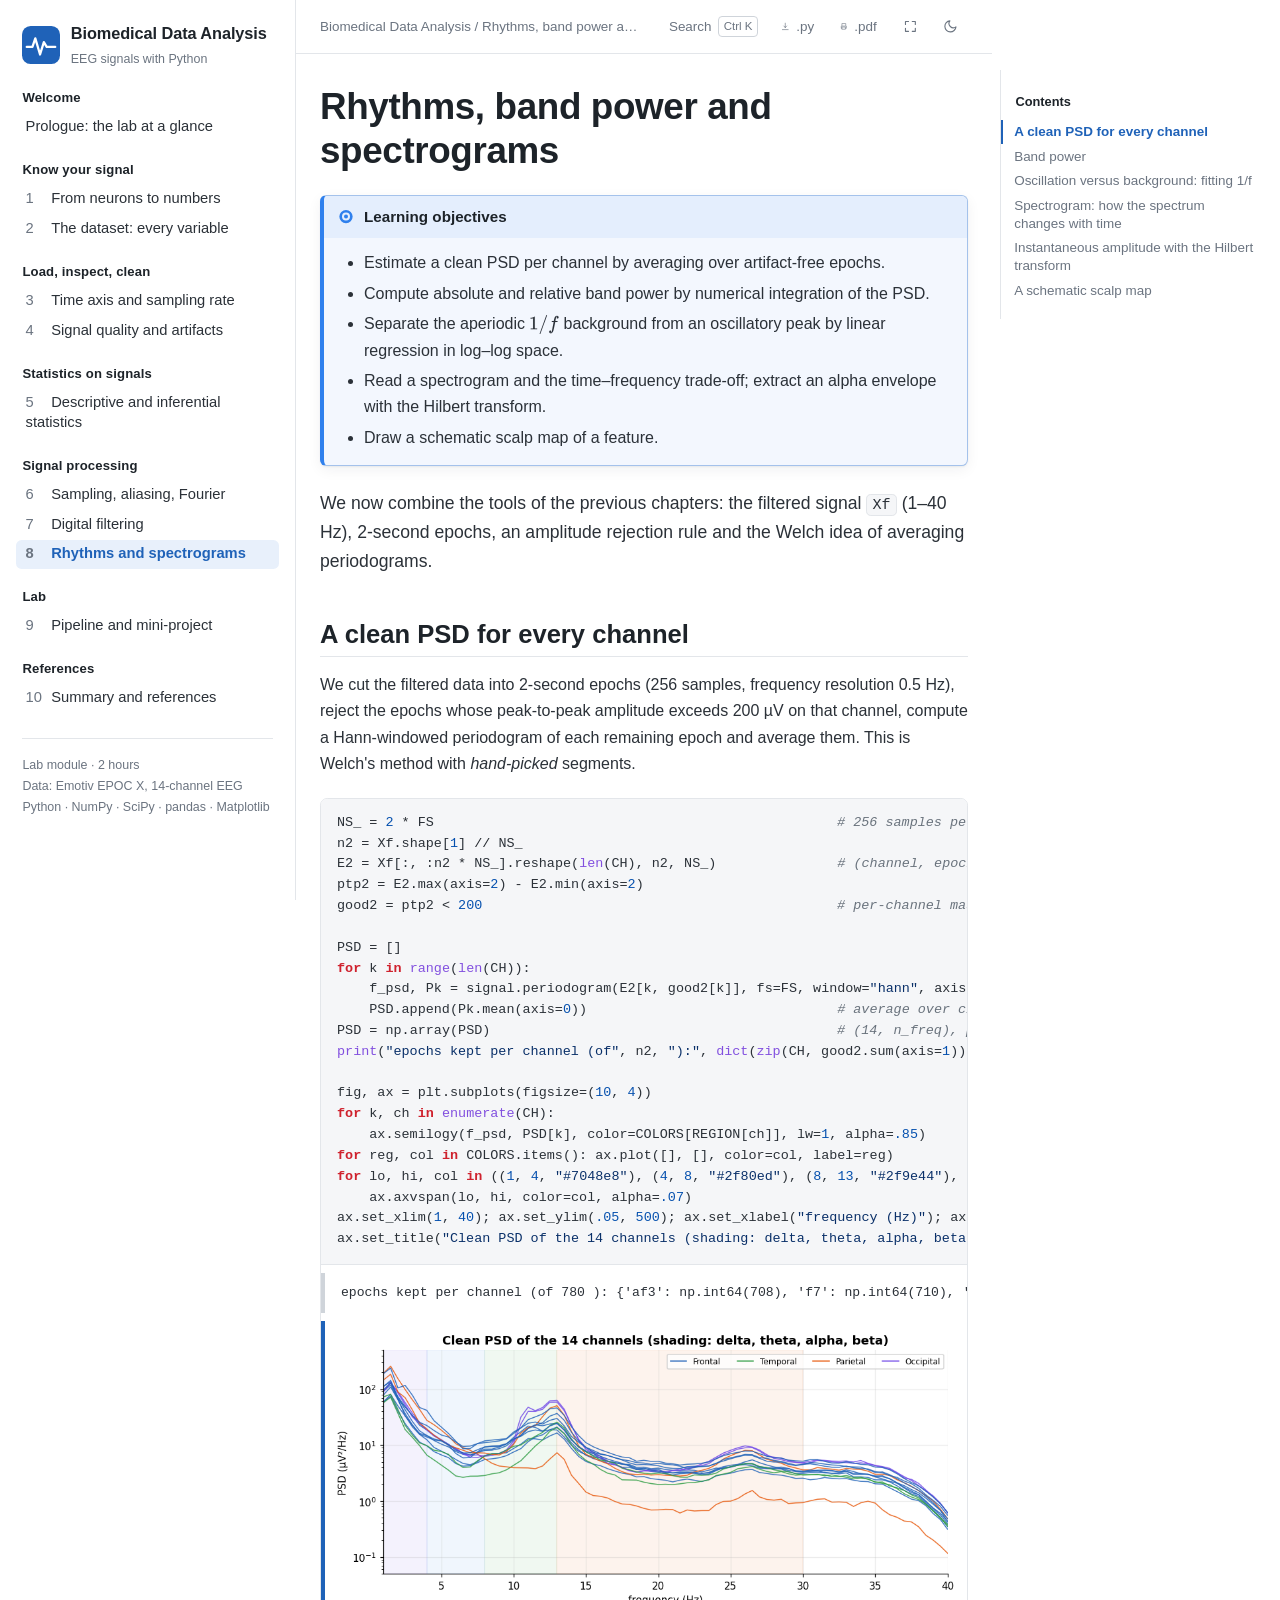
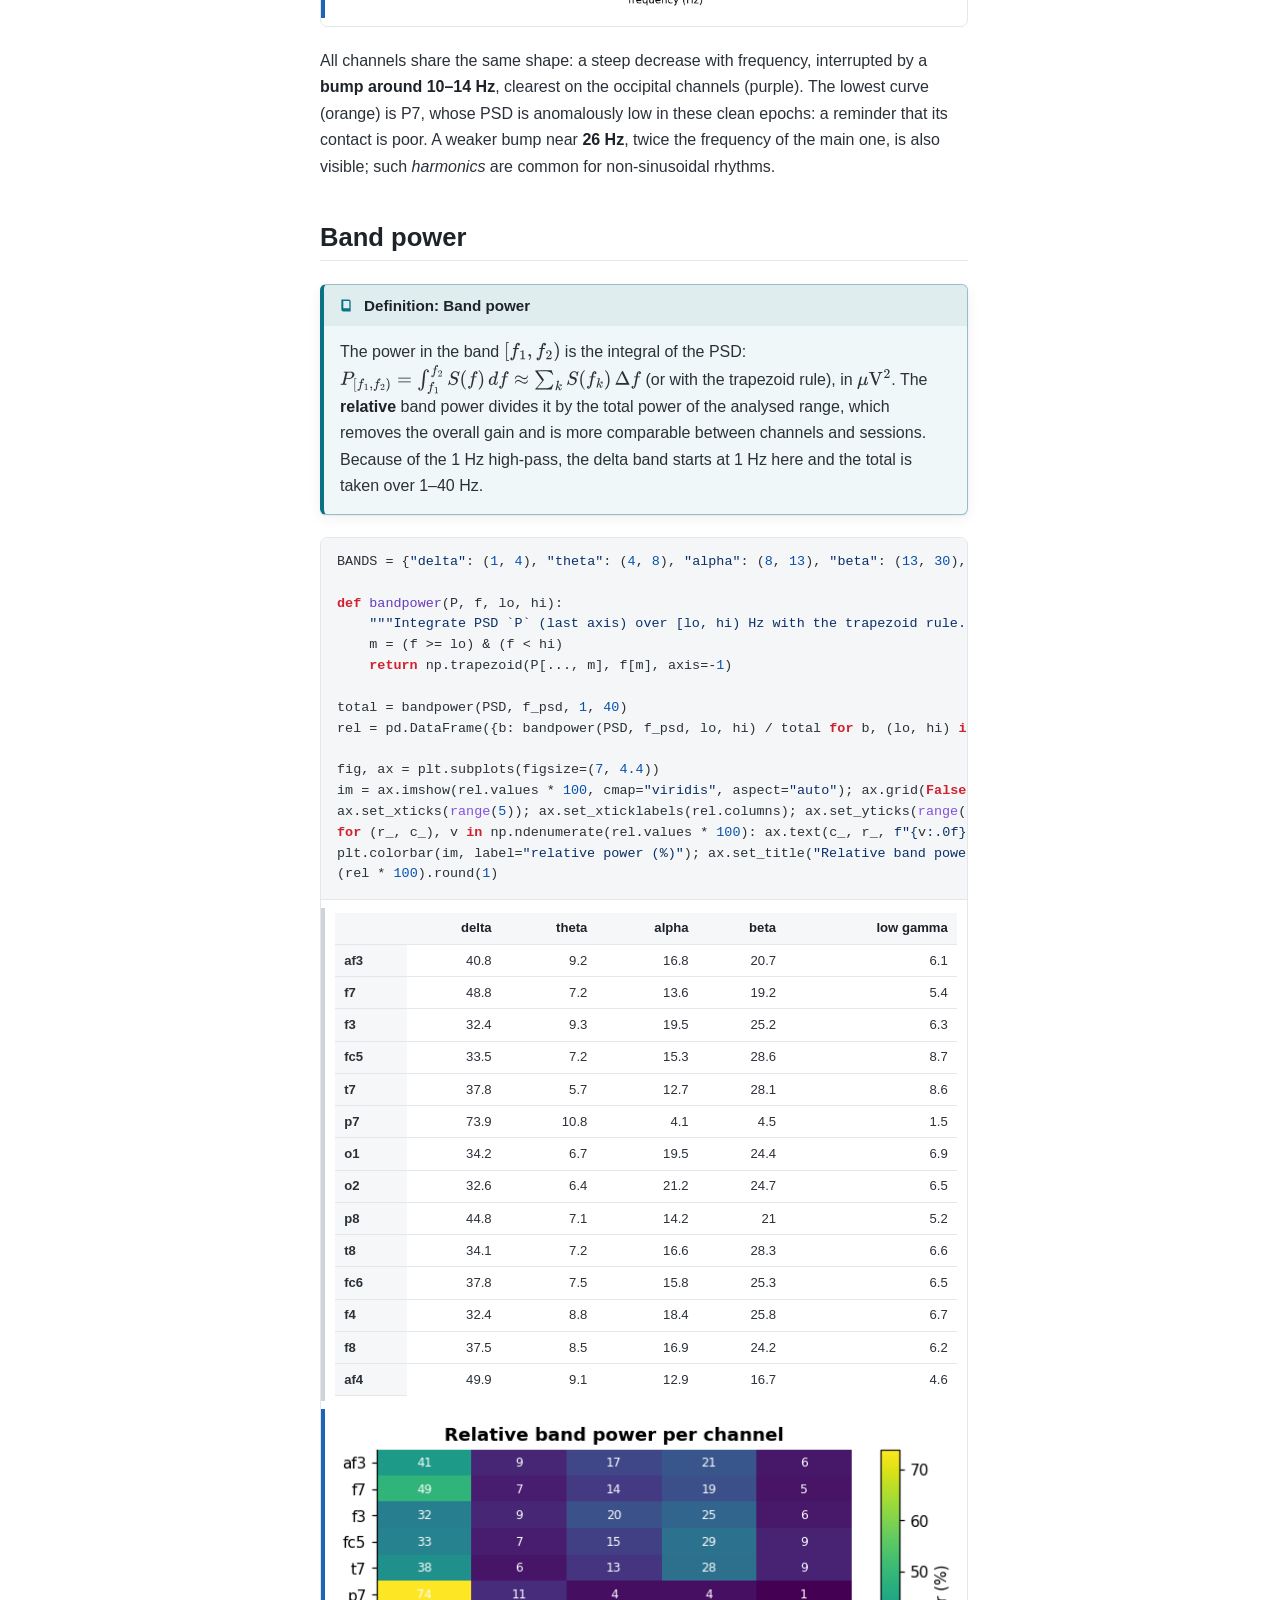
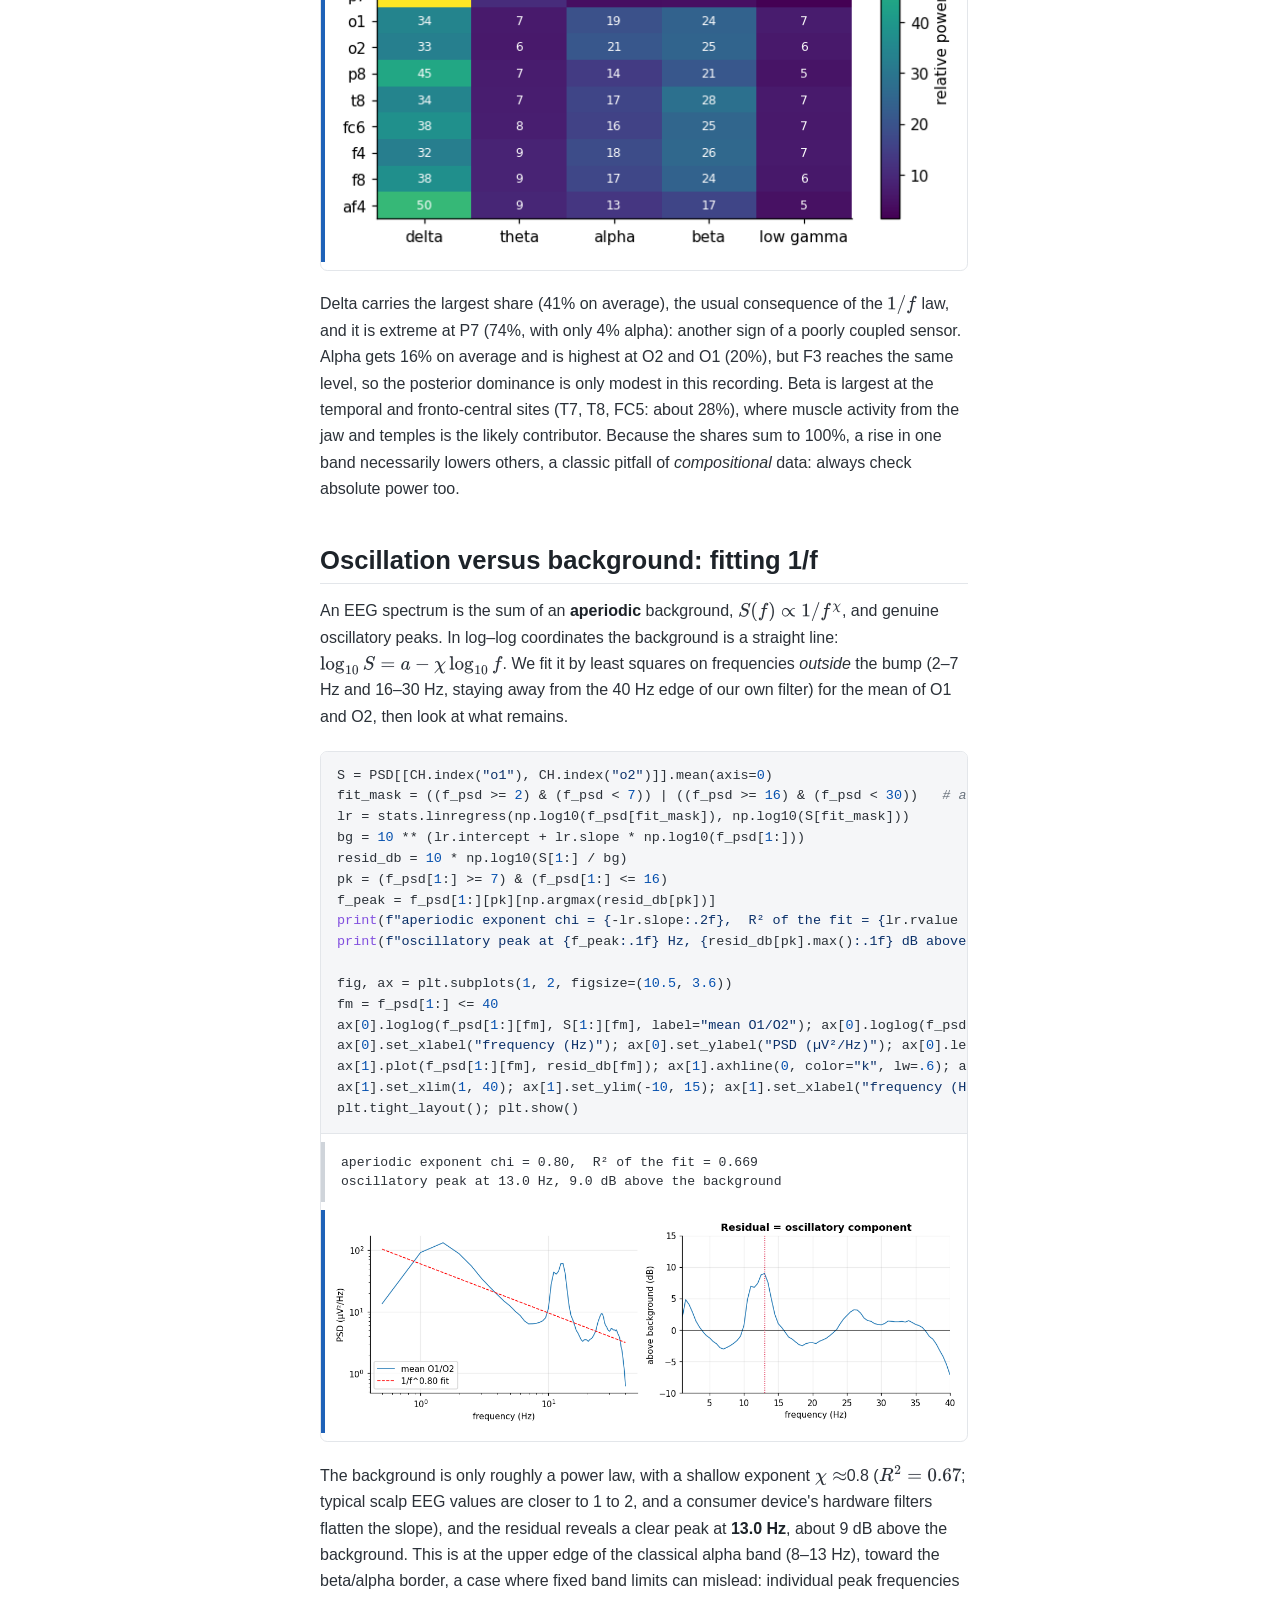
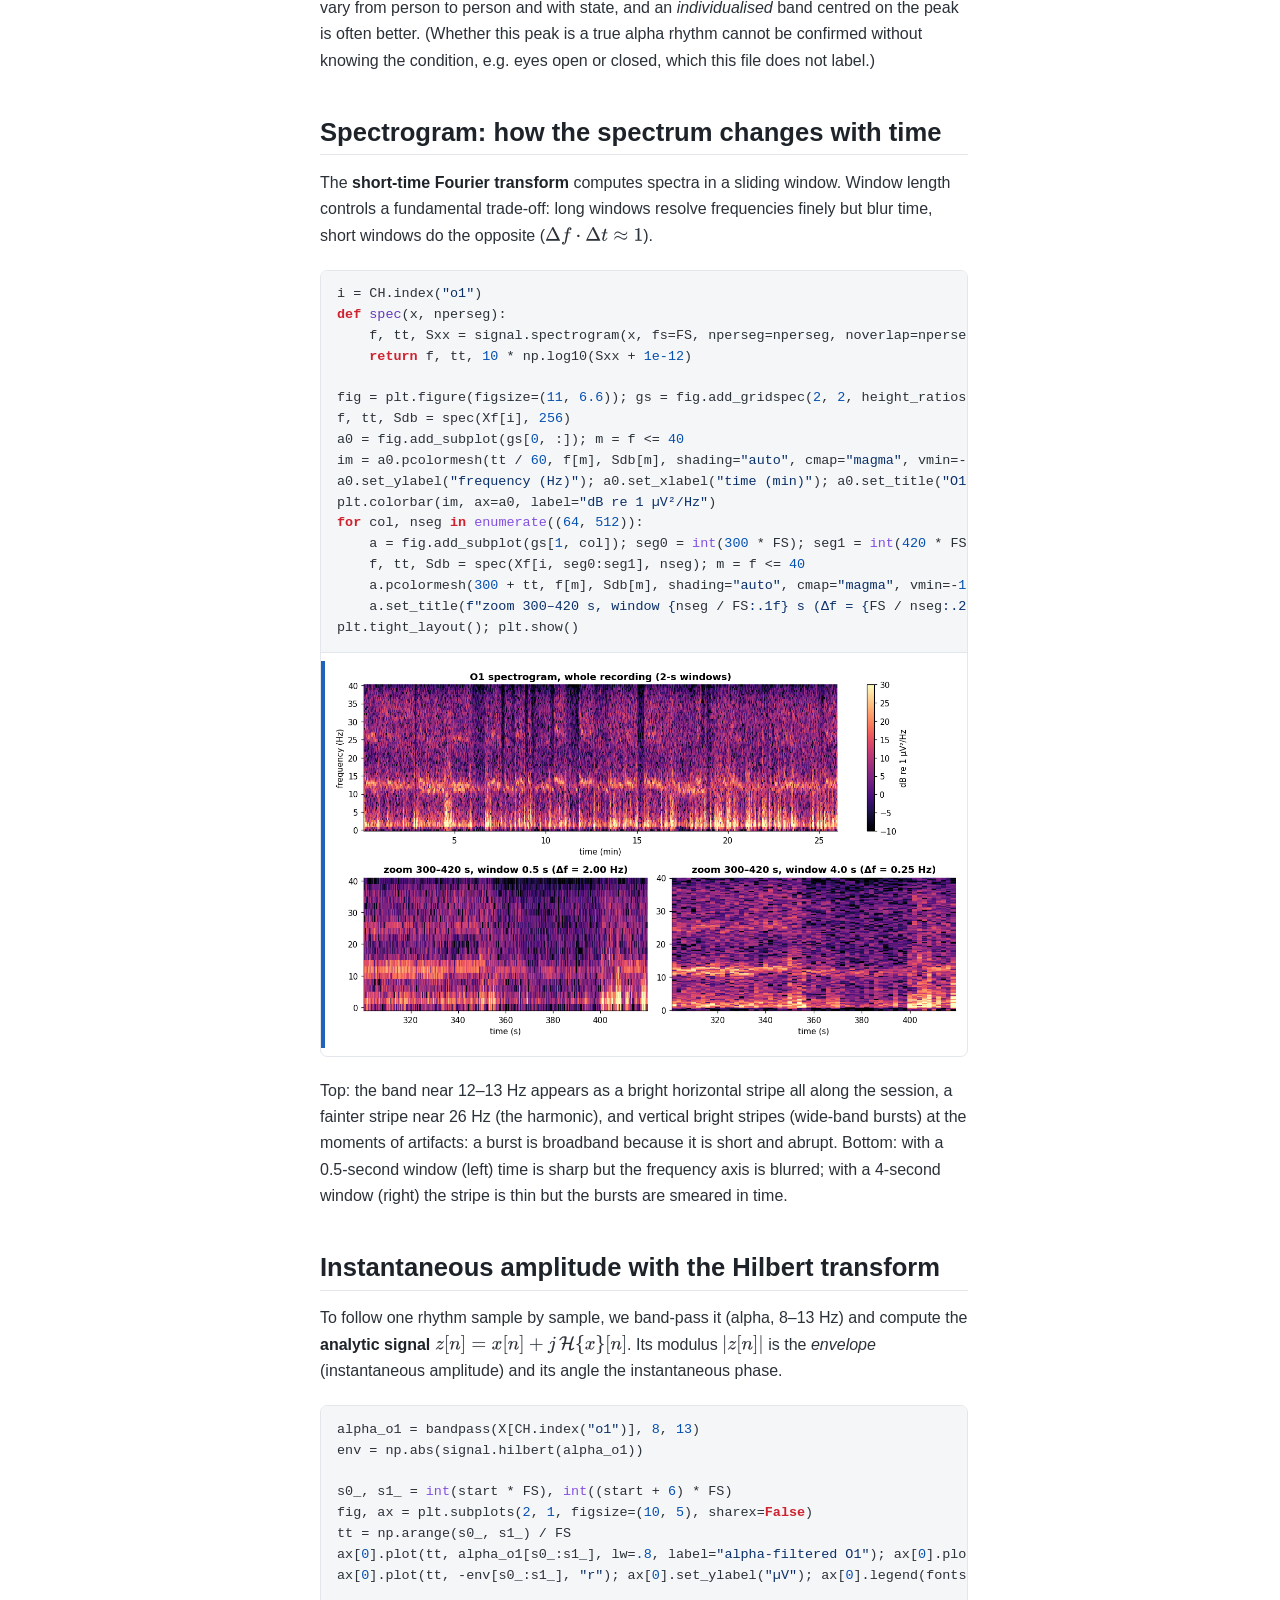
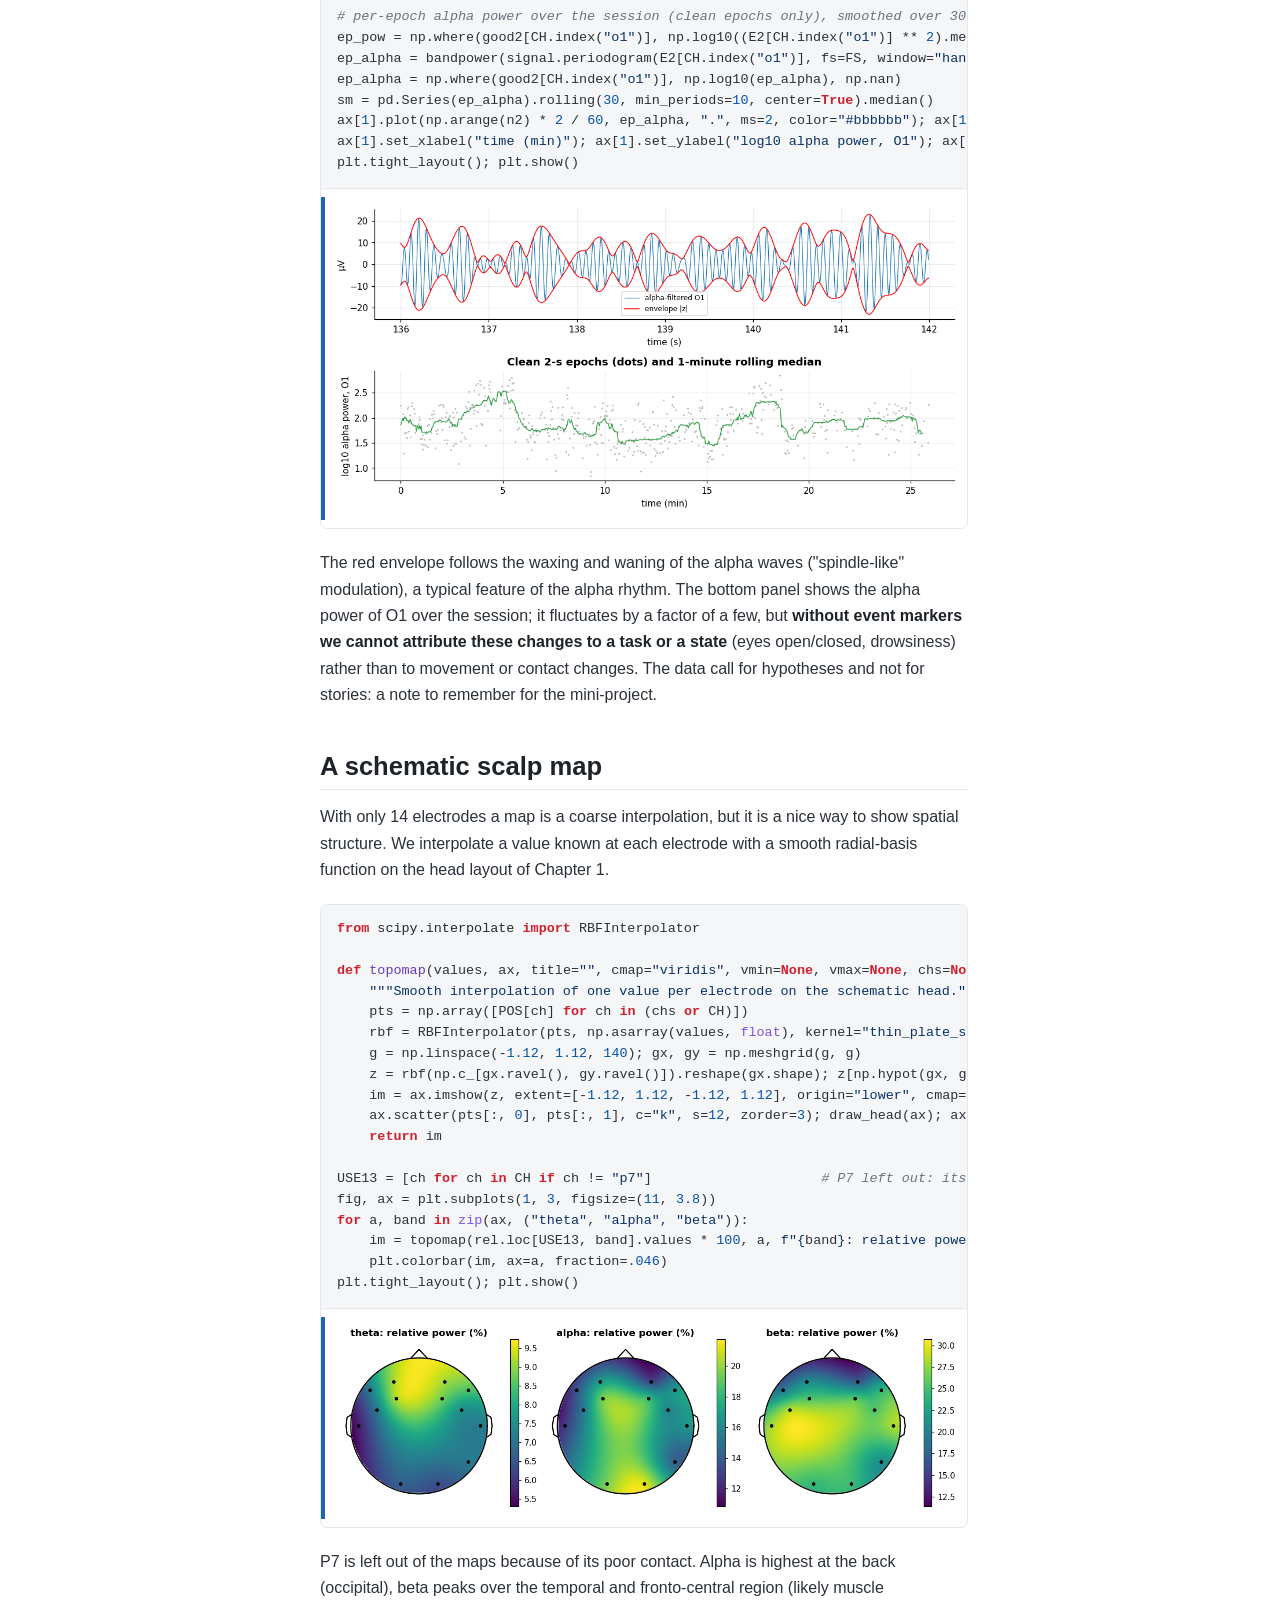
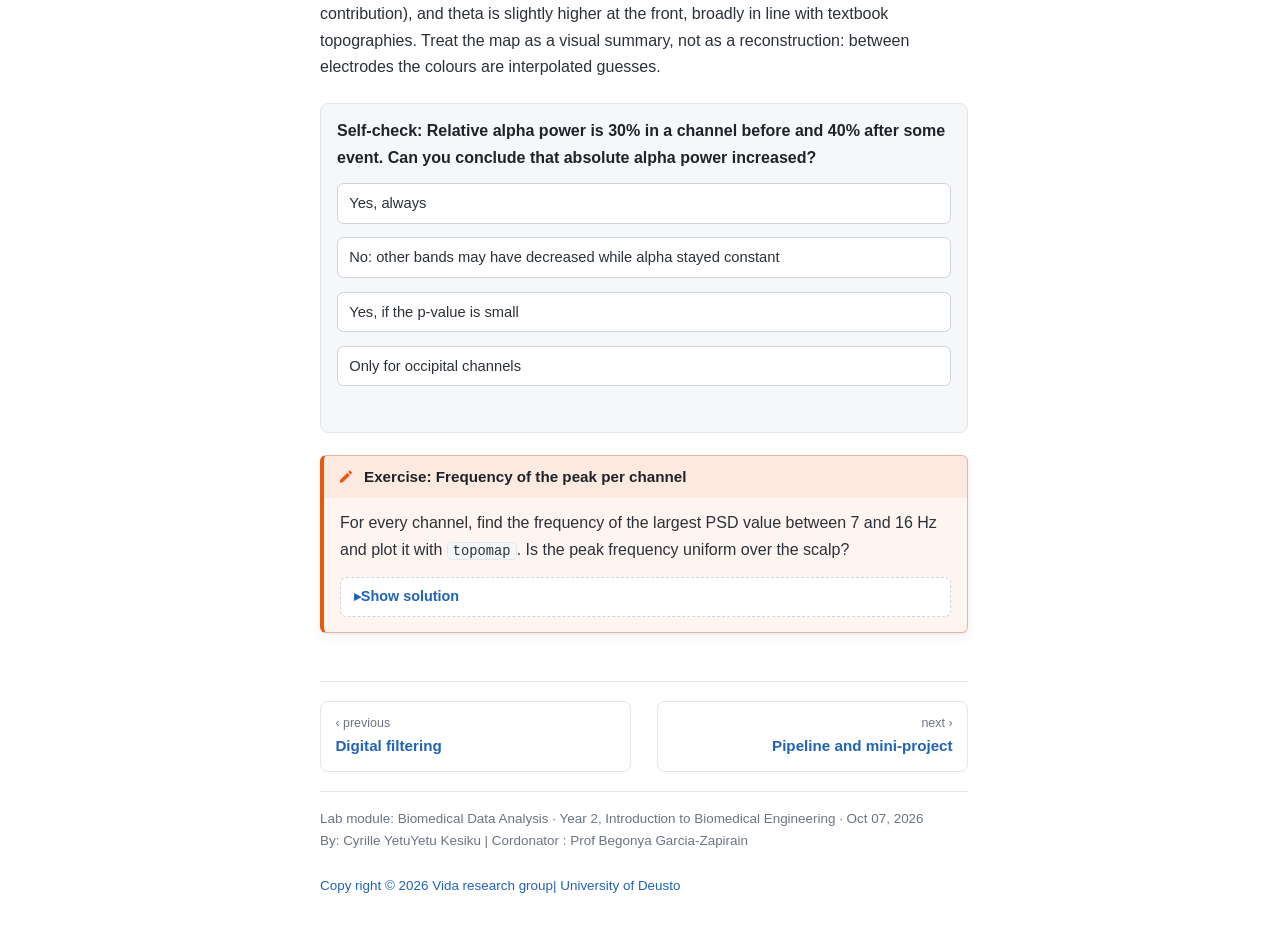
<file: bmdataanalysis/08-rhythms.html>
<!DOCTYPE html>
<html lang="en" data-theme="light">
<head>
<meta charset="utf-8">
<meta name="viewport" content="width=device-width, initial-scale=1">
<title>Rhythms, band power and spectrograms — Biomedical Data Analysis</title>
<meta name="description" content="Biomedical data analysis lab with Python on Emotiv EPOC X EEG data.">
<link rel="icon" href="data:image/svg+xml,%3Csvg xmlns='http://www.w3.org/2000/svg' viewBox='0 0 40 40'%3E%3Crect width='40' height='40' rx='9' fill='%231f62b8'/%3E%3Cpath d='M5 22h6l3-9 5 17 4-13 3 5h9' fill='none' stroke='white' stroke-width='2.6' stroke-linecap='round' stroke-linejoin='round'/%3E%3C/svg%3E">
<link rel="stylesheet" href="assets/css/style.css">
<script>
(function(){try{var t=localStorage.getItem('bda-theme');if(!t&&window.matchMedia&&matchMedia('(prefers-color-scheme: dark)').matches)t='dark';document.documentElement.setAttribute('data-theme',t||'light');}catch(e){}})();
window.MathJax={tex:{inlineMath:[['\\(','\\)']],displayMath:[['\\[','\\]']]},options:{skipHtmlTags:['script','noscript','style','textarea','pre','code']}};
</script>
<script defer src="assets/js/mathjax-tex-svg.js"></script>
<script defer src="assets/js/search-data.js"></script>
<script defer src="assets/js/main.js"></script>
</head>
<body>
<a class="skip" href="#main-content">Skip to main content</a>
<nav class="sidebar" aria-label="Main navigation"><a class="logo" href="index.html"><svg width="38" height="38" viewBox="0 0 40 40" aria-hidden="true"><rect width="40" height="40" rx="9" fill="#1f62b8"/><path d="M5 22h6l3-9 5 17 4-13 3 5h9" fill="none" stroke="#fff" stroke-width="2.4" stroke-linecap="round" stroke-linejoin="round"/></svg><span><b>Biomedical Data Analysis</b><small>EEG signals with Python</small></span></a><div class="nav-group">Welcome</div><ul><li><a href="index.html">Prologue: the lab at a glance</a></li></ul><div class="nav-group">Know your signal</div><ul><li><a href="01-neurons-to-numbers.html"><span class="num">1</span>From neurons to numbers</a></li><li><a href="02-dataset.html"><span class="num">2</span>The dataset: every variable</a></li></ul><div class="nav-group">Load, inspect, clean</div><ul><li><a href="03-time-axis.html"><span class="num">3</span>Time axis and sampling rate</a></li><li><a href="04-signal-quality.html"><span class="num">4</span>Signal quality and artifacts</a></li></ul><div class="nav-group">Statistics on signals</div><ul><li><a href="05-statistics.html"><span class="num">5</span>Descriptive and inferential statistics</a></li></ul><div class="nav-group">Signal processing</div><ul><li><a href="06-sampling-fourier.html"><span class="num">6</span>Sampling, aliasing, Fourier</a></li><li><a href="07-filtering.html"><span class="num">7</span>Digital filtering</a></li><li><a href="08-rhythms.html" class="current"><span class="num">8</span>Rhythms and spectrograms</a></li></ul><div class="nav-group">Lab</div><ul><li><a href="09-lab-pipeline.html"><span class="num">9</span>Pipeline and mini-project</a></li></ul><div class="nav-group">References</div><ul><li><a href="10-summary.html"><span class="num">10</span>Summary and references</a></li></ul><div class="sb-foot">Lab module · 2 hours<br>Data: Emotiv EPOC X, 14-channel EEG<br>Python · NumPy · SciPy · pandas · Matplotlib</div></nav>
<div class="scrim"></div>
<div class="main">
<div class="article-wrap">
<div class="article-col">
  <div class="header-bar">
    <button class="hbtn" id="sbToggle" aria-label="Toggle navigation"><svg viewBox="0 0 24 24"><path d="M3 6h18M3 12h18M3 18h18"/></svg></button>
    <span class="crumb">Biomedical Data Analysis / Rhythms, band power and spectrograms</span>
    <span class="spacer"></span>
    <button class="hbtn searchBtn" aria-label="Search"><svg viewBox="0 0 24 24"><circle cx="11" cy="11" r="7"/><path d="M21 21l-4.3-4.3"/></svg><span class="lbl">Search</span><kbd>Ctrl K</kbd></button>
    <a class="hbtn" href="assets/lab_code.py" download title="Download all code of the lab as a Python script"><svg viewBox="0 0 24 24"><path d="M12 3v12m0 0l-4-4m4 4l4-4M4 21h16"/></svg><span class="lbl">.py</span></a>
    <button class="hbtn" id="printBtn" title="Print or save as PDF" aria-label="Print"><svg viewBox="0 0 24 24"><path d="M6 9V3h12v6M6 18H4v-7h16v7h-2M7 14h10v7H7z"/></svg><span class="lbl">.pdf</span></button>
    <button class="hbtn" id="fsBtn" title="Focus mode" aria-label="Focus mode"><svg viewBox="0 0 24 24"><path d="M4 9V4h5M20 9V4h-5M4 15v5h5M20 15v5h-5"/></svg></button>
    <button class="hbtn" id="themeBtn" title="Light / dark" aria-label="Toggle dark mode"><svg viewBox="0 0 24 24"><path d="M21 12.8A9 9 0 1111.2 3a7 7 0 009.8 9.8z"/></svg></button>
  </div>
  <article id="main-content">
    
<h1 id="rhythms-band-power-and-spectrograms">Rhythms, band power and spectrograms<a class="headerlink" href="#rhythms-band-power-and-spectrograms" title="Permalink to this heading">#</a></h1>
<div class="admonition objectives"><p class="admonition-title">Learning objectives</p><div class="adm-body">
<ul>
<li>Estimate a clean PSD per channel by averaging over artifact-free epochs.</li>
<li>Compute absolute and relative band power by numerical integration of the PSD.</li>
<li>Separate the aperiodic \(1/f\) background from an oscillatory peak by linear regression in log–log space.</li>
<li>Read a spectrogram and the time–frequency trade-off; extract an alpha envelope with the Hilbert transform.</li>
<li>Draw a schematic scalp map of a feature.</li>
</ul></div></div>
<p class="lead">We now combine the tools of the previous chapters: the filtered signal <code>Xf</code> (1–40 Hz), 2-second epochs, an amplitude rejection rule and the Welch idea of averaging periodograms.</p>

<h2 id="a-clean-psd-for-every-channel">A clean PSD for every channel<a class="headerlink" href="#a-clean-psd-for-every-channel" title="Permalink to this heading">#</a></h2>
<p>We cut the filtered data into 2-second epochs (256 samples, frequency resolution 0.5 Hz), reject the epochs whose peak-to-peak amplitude exceeds 200 µV on that channel, compute a Hann-windowed periodogram of each remaining epoch and average them. This is Welch's method with <em>hand-picked</em> segments.</p>
<div class="cell"><div class="cell_input"><div class="highlight"><pre><span class="n">NS_</span> <span class="o">=</span> <span class="mi">2</span> <span class="o">*</span> <span class="n">FS</span>                                                  <span class="c1"># 256 samples per epoch</span>
<span class="n">n2</span> <span class="o">=</span> <span class="n">Xf</span><span class="o">.</span><span class="n">shape</span><span class="p">[</span><span class="mi">1</span><span class="p">]</span> <span class="o">//</span> <span class="n">NS_</span>
<span class="n">E2</span> <span class="o">=</span> <span class="n">Xf</span><span class="p">[:,</span> <span class="p">:</span><span class="n">n2</span> <span class="o">*</span> <span class="n">NS_</span><span class="p">]</span><span class="o">.</span><span class="n">reshape</span><span class="p">(</span><span class="nb">len</span><span class="p">(</span><span class="n">CH</span><span class="p">),</span> <span class="n">n2</span><span class="p">,</span> <span class="n">NS_</span><span class="p">)</span>               <span class="c1"># (channel, epoch, sample)</span>
<span class="n">ptp2</span> <span class="o">=</span> <span class="n">E2</span><span class="o">.</span><span class="n">max</span><span class="p">(</span><span class="n">axis</span><span class="o">=</span><span class="mi">2</span><span class="p">)</span> <span class="o">-</span> <span class="n">E2</span><span class="o">.</span><span class="n">min</span><span class="p">(</span><span class="n">axis</span><span class="o">=</span><span class="mi">2</span><span class="p">)</span>
<span class="n">good2</span> <span class="o">=</span> <span class="n">ptp2</span> <span class="o">&lt;</span> <span class="mi">200</span>                                            <span class="c1"># per-channel mask (True = keep)</span>

<span class="n">PSD</span> <span class="o">=</span> <span class="p">[]</span>
<span class="k">for</span> <span class="n">k</span> <span class="ow">in</span> <span class="nb">range</span><span class="p">(</span><span class="nb">len</span><span class="p">(</span><span class="n">CH</span><span class="p">)):</span>
    <span class="n">f_psd</span><span class="p">,</span> <span class="n">Pk</span> <span class="o">=</span> <span class="n">signal</span><span class="o">.</span><span class="n">periodogram</span><span class="p">(</span><span class="n">E2</span><span class="p">[</span><span class="n">k</span><span class="p">,</span> <span class="n">good2</span><span class="p">[</span><span class="n">k</span><span class="p">]],</span> <span class="n">fs</span><span class="o">=</span><span class="n">FS</span><span class="p">,</span> <span class="n">window</span><span class="o">=</span><span class="s2">&quot;hann&quot;</span><span class="p">,</span> <span class="n">axis</span><span class="o">=-</span><span class="mi">1</span><span class="p">)</span>
    <span class="n">PSD</span><span class="o">.</span><span class="n">append</span><span class="p">(</span><span class="n">Pk</span><span class="o">.</span><span class="n">mean</span><span class="p">(</span><span class="n">axis</span><span class="o">=</span><span class="mi">0</span><span class="p">))</span>                               <span class="c1"># average over clean epochs</span>
<span class="n">PSD</span> <span class="o">=</span> <span class="n">np</span><span class="o">.</span><span class="n">array</span><span class="p">(</span><span class="n">PSD</span><span class="p">)</span>                                           <span class="c1"># (14, n_freq), µV²/Hz</span>
<span class="nb">print</span><span class="p">(</span><span class="s2">&quot;epochs kept per channel (of&quot;</span><span class="p">,</span> <span class="n">n2</span><span class="p">,</span> <span class="s2">&quot;):&quot;</span><span class="p">,</span> <span class="nb">dict</span><span class="p">(</span><span class="nb">zip</span><span class="p">(</span><span class="n">CH</span><span class="p">,</span> <span class="n">good2</span><span class="o">.</span><span class="n">sum</span><span class="p">(</span><span class="n">axis</span><span class="o">=</span><span class="mi">1</span><span class="p">))))</span>

<span class="n">fig</span><span class="p">,</span> <span class="n">ax</span> <span class="o">=</span> <span class="n">plt</span><span class="o">.</span><span class="n">subplots</span><span class="p">(</span><span class="n">figsize</span><span class="o">=</span><span class="p">(</span><span class="mi">10</span><span class="p">,</span> <span class="mi">4</span><span class="p">))</span>
<span class="k">for</span> <span class="n">k</span><span class="p">,</span> <span class="n">ch</span> <span class="ow">in</span> <span class="nb">enumerate</span><span class="p">(</span><span class="n">CH</span><span class="p">):</span>
    <span class="n">ax</span><span class="o">.</span><span class="n">semilogy</span><span class="p">(</span><span class="n">f_psd</span><span class="p">,</span> <span class="n">PSD</span><span class="p">[</span><span class="n">k</span><span class="p">],</span> <span class="n">color</span><span class="o">=</span><span class="n">COLORS</span><span class="p">[</span><span class="n">REGION</span><span class="p">[</span><span class="n">ch</span><span class="p">]],</span> <span class="n">lw</span><span class="o">=</span><span class="mi">1</span><span class="p">,</span> <span class="n">alpha</span><span class="o">=</span><span class="mf">.85</span><span class="p">)</span>
<span class="k">for</span> <span class="n">reg</span><span class="p">,</span> <span class="n">col</span> <span class="ow">in</span> <span class="n">COLORS</span><span class="o">.</span><span class="n">items</span><span class="p">():</span> <span class="n">ax</span><span class="o">.</span><span class="n">plot</span><span class="p">([],</span> <span class="p">[],</span> <span class="n">color</span><span class="o">=</span><span class="n">col</span><span class="p">,</span> <span class="n">label</span><span class="o">=</span><span class="n">reg</span><span class="p">)</span>
<span class="k">for</span> <span class="n">lo</span><span class="p">,</span> <span class="n">hi</span><span class="p">,</span> <span class="n">col</span> <span class="ow">in</span> <span class="p">((</span><span class="mi">1</span><span class="p">,</span> <span class="mi">4</span><span class="p">,</span> <span class="s2">&quot;#7048e8&quot;</span><span class="p">),</span> <span class="p">(</span><span class="mi">4</span><span class="p">,</span> <span class="mi">8</span><span class="p">,</span> <span class="s2">&quot;#2f80ed&quot;</span><span class="p">),</span> <span class="p">(</span><span class="mi">8</span><span class="p">,</span> <span class="mi">13</span><span class="p">,</span> <span class="s2">&quot;#2f9e44&quot;</span><span class="p">),</span> <span class="p">(</span><span class="mi">13</span><span class="p">,</span> <span class="mi">30</span><span class="p">,</span> <span class="s2">&quot;#e8590c&quot;</span><span class="p">)):</span>
    <span class="n">ax</span><span class="o">.</span><span class="n">axvspan</span><span class="p">(</span><span class="n">lo</span><span class="p">,</span> <span class="n">hi</span><span class="p">,</span> <span class="n">color</span><span class="o">=</span><span class="n">col</span><span class="p">,</span> <span class="n">alpha</span><span class="o">=</span><span class="mf">.07</span><span class="p">)</span>
<span class="n">ax</span><span class="o">.</span><span class="n">set_xlim</span><span class="p">(</span><span class="mi">1</span><span class="p">,</span> <span class="mi">40</span><span class="p">);</span> <span class="n">ax</span><span class="o">.</span><span class="n">set_ylim</span><span class="p">(</span><span class="mf">.05</span><span class="p">,</span> <span class="mi">500</span><span class="p">);</span> <span class="n">ax</span><span class="o">.</span><span class="n">set_xlabel</span><span class="p">(</span><span class="s2">&quot;frequency (Hz)&quot;</span><span class="p">);</span> <span class="n">ax</span><span class="o">.</span><span class="n">set_ylabel</span><span class="p">(</span><span class="s2">&quot;PSD (µV²/Hz)&quot;</span><span class="p">);</span> <span class="n">ax</span><span class="o">.</span><span class="n">legend</span><span class="p">(</span><span class="n">ncol</span><span class="o">=</span><span class="mi">4</span><span class="p">,</span> <span class="n">fontsize</span><span class="o">=</span><span class="mi">8</span><span class="p">)</span>
<span class="n">ax</span><span class="o">.</span><span class="n">set_title</span><span class="p">(</span><span class="s2">&quot;Clean PSD of the 14 channels (shading: delta, theta, alpha, beta)&quot;</span><span class="p">);</span> <span class="n">plt</span><span class="o">.</span><span class="n">show</span><span class="p">()</span>
</pre></div><button class="copybtn" title="Copy code" aria-label="Copy code">Copy</button></div><div class="cell_output"><pre>epochs kept per channel (of 780 ): {&#x27;af3&#x27;: np.int64(708), &#x27;f7&#x27;: np.int64(710), &#x27;f3&#x27;: np.int64(732), &#x27;fc5&#x27;: np.int64(734), &#x27;t7&#x27;: np.int64(706), &#x27;p7&#x27;: np.int64(476), &#x27;o1&#x27;: np.int64(557), &#x27;o2&#x27;: np.int64(575), &#x27;p8&#x27;: np.int64(513), &#x27;t8&#x27;: np.int64(700), &#x27;fc6&#x27;: np.int64(683), &#x27;f4&#x27;: np.int64(686), &#x27;f8&#x27;: np.int64(733), &#x27;af4&#x27;: np.int64(660)}</pre></div><figure class="cell_output fig_out"><img src="assets/img/08-rhythms_1.png" alt="Figure output" loading="lazy"></figure></div>
<p>All channels share the same shape: a steep decrease with frequency, interrupted by a <strong>bump around 10–14 Hz</strong>, clearest on the occipital channels (purple). The lowest curve (orange) is P7, whose PSD is anomalously low in these clean epochs: a reminder that its contact is poor. A weaker bump near <strong>26 Hz</strong>, twice the frequency of the main one, is also visible; such <em>harmonics</em> are common for non-sinusoidal rhythms.</p>

<h2 id="band-power">Band power<a class="headerlink" href="#band-power" title="Permalink to this heading">#</a></h2>
<div class="admonition definition"><p class="admonition-title">Definition: Band power</p><div class="adm-body"><p>The power in the band \([f_1,f_2)\) is the integral of the PSD: \(P_{[f_1,f_2)}=\int_{f_1}^{f_2} S(f)\,df\approx \sum_k S(f_k)\,\Delta f\) (or with the trapezoid rule), in \(\mu\mathrm V^2\). The <strong>relative</strong> band power divides it by the total power of the analysed range, which removes the overall gain and is more comparable between channels and sessions. Because of the 1 Hz high-pass, the delta band starts at 1 Hz here and the total is taken over 1–40 Hz.</p></div></div>
<div class="cell"><div class="cell_input"><div class="highlight"><pre><span class="n">BANDS</span> <span class="o">=</span> <span class="p">{</span><span class="s2">&quot;delta&quot;</span><span class="p">:</span> <span class="p">(</span><span class="mi">1</span><span class="p">,</span> <span class="mi">4</span><span class="p">),</span> <span class="s2">&quot;theta&quot;</span><span class="p">:</span> <span class="p">(</span><span class="mi">4</span><span class="p">,</span> <span class="mi">8</span><span class="p">),</span> <span class="s2">&quot;alpha&quot;</span><span class="p">:</span> <span class="p">(</span><span class="mi">8</span><span class="p">,</span> <span class="mi">13</span><span class="p">),</span> <span class="s2">&quot;beta&quot;</span><span class="p">:</span> <span class="p">(</span><span class="mi">13</span><span class="p">,</span> <span class="mi">30</span><span class="p">),</span> <span class="s2">&quot;low gamma&quot;</span><span class="p">:</span> <span class="p">(</span><span class="mi">30</span><span class="p">,</span> <span class="mi">40</span><span class="p">)}</span>

<span class="k">def</span><span class="w"> </span><span class="nf">bandpower</span><span class="p">(</span><span class="n">P</span><span class="p">,</span> <span class="n">f</span><span class="p">,</span> <span class="n">lo</span><span class="p">,</span> <span class="n">hi</span><span class="p">):</span>
<span class="w">    </span><span class="sd">&quot;&quot;&quot;Integrate PSD `P` (last axis) over [lo, hi) Hz with the trapezoid rule.&quot;&quot;&quot;</span>
    <span class="n">m</span> <span class="o">=</span> <span class="p">(</span><span class="n">f</span> <span class="o">&gt;=</span> <span class="n">lo</span><span class="p">)</span> <span class="o">&amp;</span> <span class="p">(</span><span class="n">f</span> <span class="o">&lt;</span> <span class="n">hi</span><span class="p">)</span>
    <span class="k">return</span> <span class="n">np</span><span class="o">.</span><span class="n">trapezoid</span><span class="p">(</span><span class="n">P</span><span class="p">[</span><span class="o">...</span><span class="p">,</span> <span class="n">m</span><span class="p">],</span> <span class="n">f</span><span class="p">[</span><span class="n">m</span><span class="p">],</span> <span class="n">axis</span><span class="o">=-</span><span class="mi">1</span><span class="p">)</span>

<span class="n">total</span> <span class="o">=</span> <span class="n">bandpower</span><span class="p">(</span><span class="n">PSD</span><span class="p">,</span> <span class="n">f_psd</span><span class="p">,</span> <span class="mi">1</span><span class="p">,</span> <span class="mi">40</span><span class="p">)</span>
<span class="n">rel</span> <span class="o">=</span> <span class="n">pd</span><span class="o">.</span><span class="n">DataFrame</span><span class="p">({</span><span class="n">b</span><span class="p">:</span> <span class="n">bandpower</span><span class="p">(</span><span class="n">PSD</span><span class="p">,</span> <span class="n">f_psd</span><span class="p">,</span> <span class="n">lo</span><span class="p">,</span> <span class="n">hi</span><span class="p">)</span> <span class="o">/</span> <span class="n">total</span> <span class="k">for</span> <span class="n">b</span><span class="p">,</span> <span class="p">(</span><span class="n">lo</span><span class="p">,</span> <span class="n">hi</span><span class="p">)</span> <span class="ow">in</span> <span class="n">BANDS</span><span class="o">.</span><span class="n">items</span><span class="p">()},</span> <span class="n">index</span><span class="o">=</span><span class="n">CH</span><span class="p">)</span>

<span class="n">fig</span><span class="p">,</span> <span class="n">ax</span> <span class="o">=</span> <span class="n">plt</span><span class="o">.</span><span class="n">subplots</span><span class="p">(</span><span class="n">figsize</span><span class="o">=</span><span class="p">(</span><span class="mi">7</span><span class="p">,</span> <span class="mf">4.4</span><span class="p">))</span>
<span class="n">im</span> <span class="o">=</span> <span class="n">ax</span><span class="o">.</span><span class="n">imshow</span><span class="p">(</span><span class="n">rel</span><span class="o">.</span><span class="n">values</span> <span class="o">*</span> <span class="mi">100</span><span class="p">,</span> <span class="n">cmap</span><span class="o">=</span><span class="s2">&quot;viridis&quot;</span><span class="p">,</span> <span class="n">aspect</span><span class="o">=</span><span class="s2">&quot;auto&quot;</span><span class="p">);</span> <span class="n">ax</span><span class="o">.</span><span class="n">grid</span><span class="p">(</span><span class="kc">False</span><span class="p">)</span>
<span class="n">ax</span><span class="o">.</span><span class="n">set_xticks</span><span class="p">(</span><span class="nb">range</span><span class="p">(</span><span class="mi">5</span><span class="p">));</span> <span class="n">ax</span><span class="o">.</span><span class="n">set_xticklabels</span><span class="p">(</span><span class="n">rel</span><span class="o">.</span><span class="n">columns</span><span class="p">);</span> <span class="n">ax</span><span class="o">.</span><span class="n">set_yticks</span><span class="p">(</span><span class="nb">range</span><span class="p">(</span><span class="mi">14</span><span class="p">));</span> <span class="n">ax</span><span class="o">.</span><span class="n">set_yticklabels</span><span class="p">(</span><span class="n">CH</span><span class="p">)</span>
<span class="k">for</span> <span class="p">(</span><span class="n">r_</span><span class="p">,</span> <span class="n">c_</span><span class="p">),</span> <span class="n">v</span> <span class="ow">in</span> <span class="n">np</span><span class="o">.</span><span class="n">ndenumerate</span><span class="p">(</span><span class="n">rel</span><span class="o">.</span><span class="n">values</span> <span class="o">*</span> <span class="mi">100</span><span class="p">):</span> <span class="n">ax</span><span class="o">.</span><span class="n">text</span><span class="p">(</span><span class="n">c_</span><span class="p">,</span> <span class="n">r_</span><span class="p">,</span> <span class="sa">f</span><span class="s2">&quot;</span><span class="si">{</span><span class="n">v</span><span class="si">:</span><span class="s2">.0f</span><span class="si">}</span><span class="s2">&quot;</span><span class="p">,</span> <span class="n">ha</span><span class="o">=</span><span class="s2">&quot;center&quot;</span><span class="p">,</span> <span class="n">va</span><span class="o">=</span><span class="s2">&quot;center&quot;</span><span class="p">,</span> <span class="n">color</span><span class="o">=</span><span class="s2">&quot;w&quot;</span><span class="p">,</span> <span class="n">fontsize</span><span class="o">=</span><span class="mi">8</span><span class="p">)</span>
<span class="n">plt</span><span class="o">.</span><span class="n">colorbar</span><span class="p">(</span><span class="n">im</span><span class="p">,</span> <span class="n">label</span><span class="o">=</span><span class="s2">&quot;relative power (%)&quot;</span><span class="p">);</span> <span class="n">ax</span><span class="o">.</span><span class="n">set_title</span><span class="p">(</span><span class="s2">&quot;Relative band power per channel&quot;</span><span class="p">);</span> <span class="n">plt</span><span class="o">.</span><span class="n">show</span><span class="p">()</span>
<span class="p">(</span><span class="n">rel</span> <span class="o">*</span> <span class="mi">100</span><span class="p">)</span><span class="o">.</span><span class="n">round</span><span class="p">(</span><span class="mi">1</span><span class="p">)</span>
</pre></div><button class="copybtn" title="Copy code" aria-label="Copy code">Copy</button></div><div class="cell_output df_out"><table class="dataframe dataframe">
  <thead>
    <tr style="text-align: right;">
      <th></th>
      <th>delta</th>
      <th>theta</th>
      <th>alpha</th>
      <th>beta</th>
      <th>low gamma</th>
    </tr>
  </thead>
  <tbody>
    <tr>
      <th>af3</th>
      <td>40.8</td>
      <td>9.2</td>
      <td>16.8</td>
      <td>20.7</td>
      <td>6.1</td>
    </tr>
    <tr>
      <th>f7</th>
      <td>48.8</td>
      <td>7.2</td>
      <td>13.6</td>
      <td>19.2</td>
      <td>5.4</td>
    </tr>
    <tr>
      <th>f3</th>
      <td>32.4</td>
      <td>9.3</td>
      <td>19.5</td>
      <td>25.2</td>
      <td>6.3</td>
    </tr>
    <tr>
      <th>fc5</th>
      <td>33.5</td>
      <td>7.2</td>
      <td>15.3</td>
      <td>28.6</td>
      <td>8.7</td>
    </tr>
    <tr>
      <th>t7</th>
      <td>37.8</td>
      <td>5.7</td>
      <td>12.7</td>
      <td>28.1</td>
      <td>8.6</td>
    </tr>
    <tr>
      <th>p7</th>
      <td>73.9</td>
      <td>10.8</td>
      <td>4.1</td>
      <td>4.5</td>
      <td>1.5</td>
    </tr>
    <tr>
      <th>o1</th>
      <td>34.2</td>
      <td>6.7</td>
      <td>19.5</td>
      <td>24.4</td>
      <td>6.9</td>
    </tr>
    <tr>
      <th>o2</th>
      <td>32.6</td>
      <td>6.4</td>
      <td>21.2</td>
      <td>24.7</td>
      <td>6.5</td>
    </tr>
    <tr>
      <th>p8</th>
      <td>44.8</td>
      <td>7.1</td>
      <td>14.2</td>
      <td>21</td>
      <td>5.2</td>
    </tr>
    <tr>
      <th>t8</th>
      <td>34.1</td>
      <td>7.2</td>
      <td>16.6</td>
      <td>28.3</td>
      <td>6.6</td>
    </tr>
    <tr>
      <th>fc6</th>
      <td>37.8</td>
      <td>7.5</td>
      <td>15.8</td>
      <td>25.3</td>
      <td>6.5</td>
    </tr>
    <tr>
      <th>f4</th>
      <td>32.4</td>
      <td>8.8</td>
      <td>18.4</td>
      <td>25.8</td>
      <td>6.7</td>
    </tr>
    <tr>
      <th>f8</th>
      <td>37.5</td>
      <td>8.5</td>
      <td>16.9</td>
      <td>24.2</td>
      <td>6.2</td>
    </tr>
    <tr>
      <th>af4</th>
      <td>49.9</td>
      <td>9.1</td>
      <td>12.9</td>
      <td>16.7</td>
      <td>4.6</td>
    </tr>
  </tbody>
</table></div><figure class="cell_output fig_out"><img src="assets/img/08-rhythms_2.png" alt="Figure output" loading="lazy"></figure></div>
<p>Delta carries the largest share (41% on average), the usual consequence of the \(1/f\) law, and it is extreme at P7 (74%, with only 4% alpha): another sign of a poorly coupled sensor. Alpha gets 16% on average and is highest at O2 and O1 (20%), but F3 reaches the same level, so the posterior dominance is only modest in this recording. Beta is largest at the temporal and fronto-central sites (T7, T8, FC5: about 28%), where muscle activity from the jaw and temples is the likely contributor. Because the shares sum to 100%, a rise in one band necessarily lowers others, a classic pitfall of <em>compositional</em> data: always check absolute power too.</p>

<h2 id="oscillation-versus-background-fitting-1-f">Oscillation versus background: fitting 1/f<a class="headerlink" href="#oscillation-versus-background-fitting-1-f" title="Permalink to this heading">#</a></h2>
<p>An EEG spectrum is the sum of an <strong>aperiodic</strong> background, \(S(f)\propto 1/f^{\chi}\), and genuine oscillatory peaks. In log–log coordinates the background is a straight line: \(\log_{10}S=a-\chi\log_{10}f\). We fit it by least squares on frequencies <em>outside</em> the bump (2–7 Hz and 16–30 Hz, staying away from the 40 Hz edge of our own filter) for the mean of O1 and O2, then look at what remains.</p>
<div class="cell"><div class="cell_input"><div class="highlight"><pre><span class="n">S</span> <span class="o">=</span> <span class="n">PSD</span><span class="p">[[</span><span class="n">CH</span><span class="o">.</span><span class="n">index</span><span class="p">(</span><span class="s2">&quot;o1&quot;</span><span class="p">),</span> <span class="n">CH</span><span class="o">.</span><span class="n">index</span><span class="p">(</span><span class="s2">&quot;o2&quot;</span><span class="p">)]]</span><span class="o">.</span><span class="n">mean</span><span class="p">(</span><span class="n">axis</span><span class="o">=</span><span class="mi">0</span><span class="p">)</span>
<span class="n">fit_mask</span> <span class="o">=</span> <span class="p">((</span><span class="n">f_psd</span> <span class="o">&gt;=</span> <span class="mi">2</span><span class="p">)</span> <span class="o">&amp;</span> <span class="p">(</span><span class="n">f_psd</span> <span class="o">&lt;</span> <span class="mi">7</span><span class="p">))</span> <span class="o">|</span> <span class="p">((</span><span class="n">f_psd</span> <span class="o">&gt;=</span> <span class="mi">16</span><span class="p">)</span> <span class="o">&amp;</span> <span class="p">(</span><span class="n">f_psd</span> <span class="o">&lt;</span> <span class="mi">30</span><span class="p">))</span>   <span class="c1"># avoid the 40 Hz filter edge</span>
<span class="n">lr</span> <span class="o">=</span> <span class="n">stats</span><span class="o">.</span><span class="n">linregress</span><span class="p">(</span><span class="n">np</span><span class="o">.</span><span class="n">log10</span><span class="p">(</span><span class="n">f_psd</span><span class="p">[</span><span class="n">fit_mask</span><span class="p">]),</span> <span class="n">np</span><span class="o">.</span><span class="n">log10</span><span class="p">(</span><span class="n">S</span><span class="p">[</span><span class="n">fit_mask</span><span class="p">]))</span>
<span class="n">bg</span> <span class="o">=</span> <span class="mi">10</span> <span class="o">**</span> <span class="p">(</span><span class="n">lr</span><span class="o">.</span><span class="n">intercept</span> <span class="o">+</span> <span class="n">lr</span><span class="o">.</span><span class="n">slope</span> <span class="o">*</span> <span class="n">np</span><span class="o">.</span><span class="n">log10</span><span class="p">(</span><span class="n">f_psd</span><span class="p">[</span><span class="mi">1</span><span class="p">:]))</span>
<span class="n">resid_db</span> <span class="o">=</span> <span class="mi">10</span> <span class="o">*</span> <span class="n">np</span><span class="o">.</span><span class="n">log10</span><span class="p">(</span><span class="n">S</span><span class="p">[</span><span class="mi">1</span><span class="p">:]</span> <span class="o">/</span> <span class="n">bg</span><span class="p">)</span>
<span class="n">pk</span> <span class="o">=</span> <span class="p">(</span><span class="n">f_psd</span><span class="p">[</span><span class="mi">1</span><span class="p">:]</span> <span class="o">&gt;=</span> <span class="mi">7</span><span class="p">)</span> <span class="o">&amp;</span> <span class="p">(</span><span class="n">f_psd</span><span class="p">[</span><span class="mi">1</span><span class="p">:]</span> <span class="o">&lt;=</span> <span class="mi">16</span><span class="p">)</span>
<span class="n">f_peak</span> <span class="o">=</span> <span class="n">f_psd</span><span class="p">[</span><span class="mi">1</span><span class="p">:][</span><span class="n">pk</span><span class="p">][</span><span class="n">np</span><span class="o">.</span><span class="n">argmax</span><span class="p">(</span><span class="n">resid_db</span><span class="p">[</span><span class="n">pk</span><span class="p">])]</span>
<span class="nb">print</span><span class="p">(</span><span class="sa">f</span><span class="s2">&quot;aperiodic exponent chi = </span><span class="si">{</span><span class="o">-</span><span class="n">lr</span><span class="o">.</span><span class="n">slope</span><span class="si">:</span><span class="s2">.2f</span><span class="si">}</span><span class="s2">,  R² of the fit = </span><span class="si">{</span><span class="n">lr</span><span class="o">.</span><span class="n">rvalue</span><span class="w"> </span><span class="o">**</span><span class="w"> </span><span class="mi">2</span><span class="si">:</span><span class="s2">.3f</span><span class="si">}</span><span class="s2">&quot;</span><span class="p">)</span>
<span class="nb">print</span><span class="p">(</span><span class="sa">f</span><span class="s2">&quot;oscillatory peak at </span><span class="si">{</span><span class="n">f_peak</span><span class="si">:</span><span class="s2">.1f</span><span class="si">}</span><span class="s2"> Hz, </span><span class="si">{</span><span class="n">resid_db</span><span class="p">[</span><span class="n">pk</span><span class="p">]</span><span class="o">.</span><span class="n">max</span><span class="p">()</span><span class="si">:</span><span class="s2">.1f</span><span class="si">}</span><span class="s2"> dB above the background&quot;</span><span class="p">)</span>

<span class="n">fig</span><span class="p">,</span> <span class="n">ax</span> <span class="o">=</span> <span class="n">plt</span><span class="o">.</span><span class="n">subplots</span><span class="p">(</span><span class="mi">1</span><span class="p">,</span> <span class="mi">2</span><span class="p">,</span> <span class="n">figsize</span><span class="o">=</span><span class="p">(</span><span class="mf">10.5</span><span class="p">,</span> <span class="mf">3.6</span><span class="p">))</span>
<span class="n">fm</span> <span class="o">=</span> <span class="n">f_psd</span><span class="p">[</span><span class="mi">1</span><span class="p">:]</span> <span class="o">&lt;=</span> <span class="mi">40</span>
<span class="n">ax</span><span class="p">[</span><span class="mi">0</span><span class="p">]</span><span class="o">.</span><span class="n">loglog</span><span class="p">(</span><span class="n">f_psd</span><span class="p">[</span><span class="mi">1</span><span class="p">:][</span><span class="n">fm</span><span class="p">],</span> <span class="n">S</span><span class="p">[</span><span class="mi">1</span><span class="p">:][</span><span class="n">fm</span><span class="p">],</span> <span class="n">label</span><span class="o">=</span><span class="s2">&quot;mean O1/O2&quot;</span><span class="p">);</span> <span class="n">ax</span><span class="p">[</span><span class="mi">0</span><span class="p">]</span><span class="o">.</span><span class="n">loglog</span><span class="p">(</span><span class="n">f_psd</span><span class="p">[</span><span class="mi">1</span><span class="p">:][</span><span class="n">fm</span><span class="p">],</span> <span class="n">bg</span><span class="p">[</span><span class="n">fm</span><span class="p">],</span> <span class="s2">&quot;r--&quot;</span><span class="p">,</span> <span class="n">label</span><span class="o">=</span><span class="sa">f</span><span class="s2">&quot;1/f^</span><span class="si">{</span><span class="o">-</span><span class="n">lr</span><span class="o">.</span><span class="n">slope</span><span class="si">:</span><span class="s2">.2f</span><span class="si">}</span><span class="s2"> fit&quot;</span><span class="p">)</span>
<span class="n">ax</span><span class="p">[</span><span class="mi">0</span><span class="p">]</span><span class="o">.</span><span class="n">set_xlabel</span><span class="p">(</span><span class="s2">&quot;frequency (Hz)&quot;</span><span class="p">);</span> <span class="n">ax</span><span class="p">[</span><span class="mi">0</span><span class="p">]</span><span class="o">.</span><span class="n">set_ylabel</span><span class="p">(</span><span class="s2">&quot;PSD (µV²/Hz)&quot;</span><span class="p">);</span> <span class="n">ax</span><span class="p">[</span><span class="mi">0</span><span class="p">]</span><span class="o">.</span><span class="n">legend</span><span class="p">()</span>
<span class="n">ax</span><span class="p">[</span><span class="mi">1</span><span class="p">]</span><span class="o">.</span><span class="n">plot</span><span class="p">(</span><span class="n">f_psd</span><span class="p">[</span><span class="mi">1</span><span class="p">:][</span><span class="n">fm</span><span class="p">],</span> <span class="n">resid_db</span><span class="p">[</span><span class="n">fm</span><span class="p">]);</span> <span class="n">ax</span><span class="p">[</span><span class="mi">1</span><span class="p">]</span><span class="o">.</span><span class="n">axhline</span><span class="p">(</span><span class="mi">0</span><span class="p">,</span> <span class="n">color</span><span class="o">=</span><span class="s2">&quot;k&quot;</span><span class="p">,</span> <span class="n">lw</span><span class="o">=</span><span class="mf">.6</span><span class="p">);</span> <span class="n">ax</span><span class="p">[</span><span class="mi">1</span><span class="p">]</span><span class="o">.</span><span class="n">axvline</span><span class="p">(</span><span class="n">f_peak</span><span class="p">,</span> <span class="n">color</span><span class="o">=</span><span class="s2">&quot;crimson&quot;</span><span class="p">,</span> <span class="n">ls</span><span class="o">=</span><span class="s2">&quot;:&quot;</span><span class="p">)</span>
<span class="n">ax</span><span class="p">[</span><span class="mi">1</span><span class="p">]</span><span class="o">.</span><span class="n">set_xlim</span><span class="p">(</span><span class="mi">1</span><span class="p">,</span> <span class="mi">40</span><span class="p">);</span> <span class="n">ax</span><span class="p">[</span><span class="mi">1</span><span class="p">]</span><span class="o">.</span><span class="n">set_ylim</span><span class="p">(</span><span class="o">-</span><span class="mi">10</span><span class="p">,</span> <span class="mi">15</span><span class="p">);</span> <span class="n">ax</span><span class="p">[</span><span class="mi">1</span><span class="p">]</span><span class="o">.</span><span class="n">set_xlabel</span><span class="p">(</span><span class="s2">&quot;frequency (Hz)&quot;</span><span class="p">);</span> <span class="n">ax</span><span class="p">[</span><span class="mi">1</span><span class="p">]</span><span class="o">.</span><span class="n">set_ylabel</span><span class="p">(</span><span class="s2">&quot;above background (dB)&quot;</span><span class="p">);</span> <span class="n">ax</span><span class="p">[</span><span class="mi">1</span><span class="p">]</span><span class="o">.</span><span class="n">set_title</span><span class="p">(</span><span class="s2">&quot;Residual = oscillatory component&quot;</span><span class="p">)</span>
<span class="n">plt</span><span class="o">.</span><span class="n">tight_layout</span><span class="p">();</span> <span class="n">plt</span><span class="o">.</span><span class="n">show</span><span class="p">()</span>
</pre></div><button class="copybtn" title="Copy code" aria-label="Copy code">Copy</button></div><div class="cell_output"><pre>aperiodic exponent chi = 0.80,  R² of the fit = 0.669
oscillatory peak at 13.0 Hz, 9.0 dB above the background</pre></div><figure class="cell_output fig_out"><img src="assets/img/08-rhythms_3.png" alt="Figure output" loading="lazy"></figure></div>
<p>The background is only roughly a power law, with a shallow exponent \(\chi\approx\)0.8 (\(R^2=0.67\); typical scalp EEG values are closer to 1 to 2, and a consumer device's hardware filters flatten the slope), and the residual reveals a clear peak at <strong>13.0 Hz</strong>, about 9 dB above the background. This is at the upper edge of the classical alpha band (8–13 Hz), toward the beta/alpha border, a case where fixed band limits can mislead: individual peak frequencies vary from person to person and with state, and an <em>individualised</em> band centred on the peak is often better. (Whether this peak is a true alpha rhythm cannot be confirmed without knowing the condition, e.g. eyes open or closed, which this file does not label.)</p>

<h2 id="spectrogram-how-the-spectrum-changes-with-time">Spectrogram: how the spectrum changes with time<a class="headerlink" href="#spectrogram-how-the-spectrum-changes-with-time" title="Permalink to this heading">#</a></h2>
<p>The <strong>short-time Fourier transform</strong> computes spectra in a sliding window. Window length controls a fundamental trade-off: long windows resolve frequencies finely but blur time, short windows do the opposite (\(\Delta f\cdot\Delta t\approx 1\)).</p>
<div class="cell"><div class="cell_input"><div class="highlight"><pre><span class="n">i</span> <span class="o">=</span> <span class="n">CH</span><span class="o">.</span><span class="n">index</span><span class="p">(</span><span class="s2">&quot;o1&quot;</span><span class="p">)</span>
<span class="k">def</span><span class="w"> </span><span class="nf">spec</span><span class="p">(</span><span class="n">x</span><span class="p">,</span> <span class="n">nperseg</span><span class="p">):</span>
    <span class="n">f</span><span class="p">,</span> <span class="n">tt</span><span class="p">,</span> <span class="n">Sxx</span> <span class="o">=</span> <span class="n">signal</span><span class="o">.</span><span class="n">spectrogram</span><span class="p">(</span><span class="n">x</span><span class="p">,</span> <span class="n">fs</span><span class="o">=</span><span class="n">FS</span><span class="p">,</span> <span class="n">nperseg</span><span class="o">=</span><span class="n">nperseg</span><span class="p">,</span> <span class="n">noverlap</span><span class="o">=</span><span class="n">nperseg</span> <span class="o">//</span> <span class="mi">2</span><span class="p">,</span> <span class="n">window</span><span class="o">=</span><span class="s2">&quot;hann&quot;</span><span class="p">)</span>
    <span class="k">return</span> <span class="n">f</span><span class="p">,</span> <span class="n">tt</span><span class="p">,</span> <span class="mi">10</span> <span class="o">*</span> <span class="n">np</span><span class="o">.</span><span class="n">log10</span><span class="p">(</span><span class="n">Sxx</span> <span class="o">+</span> <span class="mf">1e-12</span><span class="p">)</span>

<span class="n">fig</span> <span class="o">=</span> <span class="n">plt</span><span class="o">.</span><span class="n">figure</span><span class="p">(</span><span class="n">figsize</span><span class="o">=</span><span class="p">(</span><span class="mi">11</span><span class="p">,</span> <span class="mf">6.6</span><span class="p">));</span> <span class="n">gs</span> <span class="o">=</span> <span class="n">fig</span><span class="o">.</span><span class="n">add_gridspec</span><span class="p">(</span><span class="mi">2</span><span class="p">,</span> <span class="mi">2</span><span class="p">,</span> <span class="n">height_ratios</span><span class="o">=</span><span class="p">[</span><span class="mf">1.1</span><span class="p">,</span> <span class="mi">1</span><span class="p">])</span>
<span class="n">f</span><span class="p">,</span> <span class="n">tt</span><span class="p">,</span> <span class="n">Sdb</span> <span class="o">=</span> <span class="n">spec</span><span class="p">(</span><span class="n">Xf</span><span class="p">[</span><span class="n">i</span><span class="p">],</span> <span class="mi">256</span><span class="p">)</span>
<span class="n">a0</span> <span class="o">=</span> <span class="n">fig</span><span class="o">.</span><span class="n">add_subplot</span><span class="p">(</span><span class="n">gs</span><span class="p">[</span><span class="mi">0</span><span class="p">,</span> <span class="p">:]);</span> <span class="n">m</span> <span class="o">=</span> <span class="n">f</span> <span class="o">&lt;=</span> <span class="mi">40</span>
<span class="n">im</span> <span class="o">=</span> <span class="n">a0</span><span class="o">.</span><span class="n">pcolormesh</span><span class="p">(</span><span class="n">tt</span> <span class="o">/</span> <span class="mi">60</span><span class="p">,</span> <span class="n">f</span><span class="p">[</span><span class="n">m</span><span class="p">],</span> <span class="n">Sdb</span><span class="p">[</span><span class="n">m</span><span class="p">],</span> <span class="n">shading</span><span class="o">=</span><span class="s2">&quot;auto&quot;</span><span class="p">,</span> <span class="n">cmap</span><span class="o">=</span><span class="s2">&quot;magma&quot;</span><span class="p">,</span> <span class="n">vmin</span><span class="o">=-</span><span class="mi">10</span><span class="p">,</span> <span class="n">vmax</span><span class="o">=</span><span class="mi">30</span><span class="p">)</span>
<span class="n">a0</span><span class="o">.</span><span class="n">set_ylabel</span><span class="p">(</span><span class="s2">&quot;frequency (Hz)&quot;</span><span class="p">);</span> <span class="n">a0</span><span class="o">.</span><span class="n">set_xlabel</span><span class="p">(</span><span class="s2">&quot;time (min)&quot;</span><span class="p">);</span> <span class="n">a0</span><span class="o">.</span><span class="n">set_title</span><span class="p">(</span><span class="s2">&quot;O1 spectrogram, whole recording (2-s windows)&quot;</span><span class="p">);</span> <span class="n">a0</span><span class="o">.</span><span class="n">grid</span><span class="p">(</span><span class="kc">False</span><span class="p">)</span>
<span class="n">plt</span><span class="o">.</span><span class="n">colorbar</span><span class="p">(</span><span class="n">im</span><span class="p">,</span> <span class="n">ax</span><span class="o">=</span><span class="n">a0</span><span class="p">,</span> <span class="n">label</span><span class="o">=</span><span class="s2">&quot;dB re 1 µV²/Hz&quot;</span><span class="p">)</span>
<span class="k">for</span> <span class="n">col</span><span class="p">,</span> <span class="n">nseg</span> <span class="ow">in</span> <span class="nb">enumerate</span><span class="p">((</span><span class="mi">64</span><span class="p">,</span> <span class="mi">512</span><span class="p">)):</span>
    <span class="n">a</span> <span class="o">=</span> <span class="n">fig</span><span class="o">.</span><span class="n">add_subplot</span><span class="p">(</span><span class="n">gs</span><span class="p">[</span><span class="mi">1</span><span class="p">,</span> <span class="n">col</span><span class="p">]);</span> <span class="n">seg0</span> <span class="o">=</span> <span class="nb">int</span><span class="p">(</span><span class="mi">300</span> <span class="o">*</span> <span class="n">FS</span><span class="p">);</span> <span class="n">seg1</span> <span class="o">=</span> <span class="nb">int</span><span class="p">(</span><span class="mi">420</span> <span class="o">*</span> <span class="n">FS</span><span class="p">)</span>
    <span class="n">f</span><span class="p">,</span> <span class="n">tt</span><span class="p">,</span> <span class="n">Sdb</span> <span class="o">=</span> <span class="n">spec</span><span class="p">(</span><span class="n">Xf</span><span class="p">[</span><span class="n">i</span><span class="p">,</span> <span class="n">seg0</span><span class="p">:</span><span class="n">seg1</span><span class="p">],</span> <span class="n">nseg</span><span class="p">);</span> <span class="n">m</span> <span class="o">=</span> <span class="n">f</span> <span class="o">&lt;=</span> <span class="mi">40</span>
    <span class="n">a</span><span class="o">.</span><span class="n">pcolormesh</span><span class="p">(</span><span class="mi">300</span> <span class="o">+</span> <span class="n">tt</span><span class="p">,</span> <span class="n">f</span><span class="p">[</span><span class="n">m</span><span class="p">],</span> <span class="n">Sdb</span><span class="p">[</span><span class="n">m</span><span class="p">],</span> <span class="n">shading</span><span class="o">=</span><span class="s2">&quot;auto&quot;</span><span class="p">,</span> <span class="n">cmap</span><span class="o">=</span><span class="s2">&quot;magma&quot;</span><span class="p">,</span> <span class="n">vmin</span><span class="o">=-</span><span class="mi">10</span><span class="p">,</span> <span class="n">vmax</span><span class="o">=</span><span class="mi">30</span><span class="p">)</span>
    <span class="n">a</span><span class="o">.</span><span class="n">set_title</span><span class="p">(</span><span class="sa">f</span><span class="s2">&quot;zoom 300–420 s, window </span><span class="si">{</span><span class="n">nseg</span><span class="w"> </span><span class="o">/</span><span class="w"> </span><span class="n">FS</span><span class="si">:</span><span class="s2">.1f</span><span class="si">}</span><span class="s2"> s (Δf = </span><span class="si">{</span><span class="n">FS</span><span class="w"> </span><span class="o">/</span><span class="w"> </span><span class="n">nseg</span><span class="si">:</span><span class="s2">.2f</span><span class="si">}</span><span class="s2"> Hz)&quot;</span><span class="p">);</span> <span class="n">a</span><span class="o">.</span><span class="n">set_xlabel</span><span class="p">(</span><span class="s2">&quot;time (s)&quot;</span><span class="p">);</span> <span class="n">a</span><span class="o">.</span><span class="n">grid</span><span class="p">(</span><span class="kc">False</span><span class="p">)</span>
<span class="n">plt</span><span class="o">.</span><span class="n">tight_layout</span><span class="p">();</span> <span class="n">plt</span><span class="o">.</span><span class="n">show</span><span class="p">()</span>
</pre></div><button class="copybtn" title="Copy code" aria-label="Copy code">Copy</button></div><figure class="cell_output fig_out"><img src="assets/img/08-rhythms_4.png" alt="Figure output" loading="lazy"></figure></div>
<p>Top: the band near 12–13 Hz appears as a bright horizontal stripe all along the session, a fainter stripe near 26 Hz (the harmonic), and vertical bright stripes (wide-band bursts) at the moments of artifacts: a burst is broadband because it is short and abrupt. Bottom: with a 0.5-second window (left) time is sharp but the frequency axis is blurred; with a 4-second window (right) the stripe is thin but the bursts are smeared in time.</p>

<h2 id="instantaneous-amplitude-with-the-hilbert-transform">Instantaneous amplitude with the Hilbert transform<a class="headerlink" href="#instantaneous-amplitude-with-the-hilbert-transform" title="Permalink to this heading">#</a></h2>
<p>To follow one rhythm sample by sample, we band-pass it (alpha, 8–13 Hz) and compute the <strong>analytic signal</strong> \(z[n]=x[n]+j\,\mathcal H\{x\}[n]\). Its modulus \(|z[n]|\) is the <em>envelope</em> (instantaneous amplitude) and its angle the instantaneous phase.</p>
<div class="cell"><div class="cell_input"><div class="highlight"><pre><span class="n">alpha_o1</span> <span class="o">=</span> <span class="n">bandpass</span><span class="p">(</span><span class="n">X</span><span class="p">[</span><span class="n">CH</span><span class="o">.</span><span class="n">index</span><span class="p">(</span><span class="s2">&quot;o1&quot;</span><span class="p">)],</span> <span class="mi">8</span><span class="p">,</span> <span class="mi">13</span><span class="p">)</span>
<span class="n">env</span> <span class="o">=</span> <span class="n">np</span><span class="o">.</span><span class="n">abs</span><span class="p">(</span><span class="n">signal</span><span class="o">.</span><span class="n">hilbert</span><span class="p">(</span><span class="n">alpha_o1</span><span class="p">))</span>

<span class="n">s0_</span><span class="p">,</span> <span class="n">s1_</span> <span class="o">=</span> <span class="nb">int</span><span class="p">(</span><span class="n">start</span> <span class="o">*</span> <span class="n">FS</span><span class="p">),</span> <span class="nb">int</span><span class="p">((</span><span class="n">start</span> <span class="o">+</span> <span class="mi">6</span><span class="p">)</span> <span class="o">*</span> <span class="n">FS</span><span class="p">)</span>
<span class="n">fig</span><span class="p">,</span> <span class="n">ax</span> <span class="o">=</span> <span class="n">plt</span><span class="o">.</span><span class="n">subplots</span><span class="p">(</span><span class="mi">2</span><span class="p">,</span> <span class="mi">1</span><span class="p">,</span> <span class="n">figsize</span><span class="o">=</span><span class="p">(</span><span class="mi">10</span><span class="p">,</span> <span class="mi">5</span><span class="p">),</span> <span class="n">sharex</span><span class="o">=</span><span class="kc">False</span><span class="p">)</span>
<span class="n">tt</span> <span class="o">=</span> <span class="n">np</span><span class="o">.</span><span class="n">arange</span><span class="p">(</span><span class="n">s0_</span><span class="p">,</span> <span class="n">s1_</span><span class="p">)</span> <span class="o">/</span> <span class="n">FS</span>
<span class="n">ax</span><span class="p">[</span><span class="mi">0</span><span class="p">]</span><span class="o">.</span><span class="n">plot</span><span class="p">(</span><span class="n">tt</span><span class="p">,</span> <span class="n">alpha_o1</span><span class="p">[</span><span class="n">s0_</span><span class="p">:</span><span class="n">s1_</span><span class="p">],</span> <span class="n">lw</span><span class="o">=</span><span class="mf">.8</span><span class="p">,</span> <span class="n">label</span><span class="o">=</span><span class="s2">&quot;alpha-filtered O1&quot;</span><span class="p">);</span> <span class="n">ax</span><span class="p">[</span><span class="mi">0</span><span class="p">]</span><span class="o">.</span><span class="n">plot</span><span class="p">(</span><span class="n">tt</span><span class="p">,</span> <span class="n">env</span><span class="p">[</span><span class="n">s0_</span><span class="p">:</span><span class="n">s1_</span><span class="p">],</span> <span class="s2">&quot;r&quot;</span><span class="p">,</span> <span class="n">label</span><span class="o">=</span><span class="s2">&quot;envelope |z|&quot;</span><span class="p">)</span>
<span class="n">ax</span><span class="p">[</span><span class="mi">0</span><span class="p">]</span><span class="o">.</span><span class="n">plot</span><span class="p">(</span><span class="n">tt</span><span class="p">,</span> <span class="o">-</span><span class="n">env</span><span class="p">[</span><span class="n">s0_</span><span class="p">:</span><span class="n">s1_</span><span class="p">],</span> <span class="s2">&quot;r&quot;</span><span class="p">);</span> <span class="n">ax</span><span class="p">[</span><span class="mi">0</span><span class="p">]</span><span class="o">.</span><span class="n">set_ylabel</span><span class="p">(</span><span class="s2">&quot;µV&quot;</span><span class="p">);</span> <span class="n">ax</span><span class="p">[</span><span class="mi">0</span><span class="p">]</span><span class="o">.</span><span class="n">legend</span><span class="p">(</span><span class="n">fontsize</span><span class="o">=</span><span class="mi">8</span><span class="p">);</span> <span class="n">ax</span><span class="p">[</span><span class="mi">0</span><span class="p">]</span><span class="o">.</span><span class="n">set_xlabel</span><span class="p">(</span><span class="s2">&quot;time (s)&quot;</span><span class="p">)</span>

<span class="c1"># per-epoch alpha power over the session (clean epochs only), smoothed over 30 epochs</span>
<span class="n">ep_pow</span> <span class="o">=</span> <span class="n">np</span><span class="o">.</span><span class="n">where</span><span class="p">(</span><span class="n">good2</span><span class="p">[</span><span class="n">CH</span><span class="o">.</span><span class="n">index</span><span class="p">(</span><span class="s2">&quot;o1&quot;</span><span class="p">)],</span> <span class="n">np</span><span class="o">.</span><span class="n">log10</span><span class="p">((</span><span class="n">E2</span><span class="p">[</span><span class="n">CH</span><span class="o">.</span><span class="n">index</span><span class="p">(</span><span class="s2">&quot;o1&quot;</span><span class="p">)]</span> <span class="o">**</span> <span class="mi">2</span><span class="p">)</span><span class="o">.</span><span class="n">mean</span><span class="p">(</span><span class="n">axis</span><span class="o">=</span><span class="mi">1</span><span class="p">)</span> <span class="o">+</span> <span class="mf">1e-9</span><span class="p">),</span> <span class="n">np</span><span class="o">.</span><span class="n">nan</span><span class="p">)</span>
<span class="n">ep_alpha</span> <span class="o">=</span> <span class="n">bandpower</span><span class="p">(</span><span class="n">signal</span><span class="o">.</span><span class="n">periodogram</span><span class="p">(</span><span class="n">E2</span><span class="p">[</span><span class="n">CH</span><span class="o">.</span><span class="n">index</span><span class="p">(</span><span class="s2">&quot;o1&quot;</span><span class="p">)],</span> <span class="n">fs</span><span class="o">=</span><span class="n">FS</span><span class="p">,</span> <span class="n">window</span><span class="o">=</span><span class="s2">&quot;hann&quot;</span><span class="p">,</span> <span class="n">axis</span><span class="o">=-</span><span class="mi">1</span><span class="p">)[</span><span class="mi">1</span><span class="p">],</span> <span class="n">f_psd</span><span class="p">,</span> <span class="mi">8</span><span class="p">,</span> <span class="mi">13</span><span class="p">)</span>
<span class="n">ep_alpha</span> <span class="o">=</span> <span class="n">np</span><span class="o">.</span><span class="n">where</span><span class="p">(</span><span class="n">good2</span><span class="p">[</span><span class="n">CH</span><span class="o">.</span><span class="n">index</span><span class="p">(</span><span class="s2">&quot;o1&quot;</span><span class="p">)],</span> <span class="n">np</span><span class="o">.</span><span class="n">log10</span><span class="p">(</span><span class="n">ep_alpha</span><span class="p">),</span> <span class="n">np</span><span class="o">.</span><span class="n">nan</span><span class="p">)</span>
<span class="n">sm</span> <span class="o">=</span> <span class="n">pd</span><span class="o">.</span><span class="n">Series</span><span class="p">(</span><span class="n">ep_alpha</span><span class="p">)</span><span class="o">.</span><span class="n">rolling</span><span class="p">(</span><span class="mi">30</span><span class="p">,</span> <span class="n">min_periods</span><span class="o">=</span><span class="mi">10</span><span class="p">,</span> <span class="n">center</span><span class="o">=</span><span class="kc">True</span><span class="p">)</span><span class="o">.</span><span class="n">median</span><span class="p">()</span>
<span class="n">ax</span><span class="p">[</span><span class="mi">1</span><span class="p">]</span><span class="o">.</span><span class="n">plot</span><span class="p">(</span><span class="n">np</span><span class="o">.</span><span class="n">arange</span><span class="p">(</span><span class="n">n2</span><span class="p">)</span> <span class="o">*</span> <span class="mi">2</span> <span class="o">/</span> <span class="mi">60</span><span class="p">,</span> <span class="n">ep_alpha</span><span class="p">,</span> <span class="s2">&quot;.&quot;</span><span class="p">,</span> <span class="n">ms</span><span class="o">=</span><span class="mi">2</span><span class="p">,</span> <span class="n">color</span><span class="o">=</span><span class="s2">&quot;#bbbbbb&quot;</span><span class="p">);</span> <span class="n">ax</span><span class="p">[</span><span class="mi">1</span><span class="p">]</span><span class="o">.</span><span class="n">plot</span><span class="p">(</span><span class="n">np</span><span class="o">.</span><span class="n">arange</span><span class="p">(</span><span class="n">n2</span><span class="p">)</span> <span class="o">*</span> <span class="mi">2</span> <span class="o">/</span> <span class="mi">60</span><span class="p">,</span> <span class="n">sm</span><span class="p">,</span> <span class="n">color</span><span class="o">=</span><span class="s2">&quot;#2f9e44&quot;</span><span class="p">)</span>
<span class="n">ax</span><span class="p">[</span><span class="mi">1</span><span class="p">]</span><span class="o">.</span><span class="n">set_xlabel</span><span class="p">(</span><span class="s2">&quot;time (min)&quot;</span><span class="p">);</span> <span class="n">ax</span><span class="p">[</span><span class="mi">1</span><span class="p">]</span><span class="o">.</span><span class="n">set_ylabel</span><span class="p">(</span><span class="s2">&quot;log10 alpha power, O1&quot;</span><span class="p">);</span> <span class="n">ax</span><span class="p">[</span><span class="mi">1</span><span class="p">]</span><span class="o">.</span><span class="n">set_title</span><span class="p">(</span><span class="s2">&quot;Clean 2-s epochs (dots) and 1-minute rolling median&quot;</span><span class="p">)</span>
<span class="n">plt</span><span class="o">.</span><span class="n">tight_layout</span><span class="p">();</span> <span class="n">plt</span><span class="o">.</span><span class="n">show</span><span class="p">()</span>
</pre></div><button class="copybtn" title="Copy code" aria-label="Copy code">Copy</button></div><figure class="cell_output fig_out"><img src="assets/img/08-rhythms_5.png" alt="Figure output" loading="lazy"></figure></div>
<p>The red envelope follows the waxing and waning of the alpha waves ("spindle-like" modulation), a typical feature of the alpha rhythm. The bottom panel shows the alpha power of O1 over the session; it fluctuates by a factor of a few, but <strong>without event markers we cannot attribute these changes to a task or a state</strong> (eyes open/closed, drowsiness) rather than to movement or contact changes. The data call for hypotheses and not for stories: a note to remember for the mini-project.</p>

<h2 id="a-schematic-scalp-map">A schematic scalp map<a class="headerlink" href="#a-schematic-scalp-map" title="Permalink to this heading">#</a></h2>
<p>With only 14 electrodes a map is a coarse interpolation, but it is a nice way to show spatial structure. We interpolate a value known at each electrode with a smooth radial-basis function on the head layout of Chapter 1.</p>
<div class="cell"><div class="cell_input"><div class="highlight"><pre><span class="kn">from</span><span class="w"> </span><span class="nn">scipy.interpolate</span><span class="w"> </span><span class="kn">import</span> <span class="n">RBFInterpolator</span>

<span class="k">def</span><span class="w"> </span><span class="nf">topomap</span><span class="p">(</span><span class="n">values</span><span class="p">,</span> <span class="n">ax</span><span class="p">,</span> <span class="n">title</span><span class="o">=</span><span class="s2">&quot;&quot;</span><span class="p">,</span> <span class="n">cmap</span><span class="o">=</span><span class="s2">&quot;viridis&quot;</span><span class="p">,</span> <span class="n">vmin</span><span class="o">=</span><span class="kc">None</span><span class="p">,</span> <span class="n">vmax</span><span class="o">=</span><span class="kc">None</span><span class="p">,</span> <span class="n">chs</span><span class="o">=</span><span class="kc">None</span><span class="p">):</span>
<span class="w">    </span><span class="sd">&quot;&quot;&quot;Smooth interpolation of one value per electrode on the schematic head.&quot;&quot;&quot;</span>
    <span class="n">pts</span> <span class="o">=</span> <span class="n">np</span><span class="o">.</span><span class="n">array</span><span class="p">([</span><span class="n">POS</span><span class="p">[</span><span class="n">ch</span><span class="p">]</span> <span class="k">for</span> <span class="n">ch</span> <span class="ow">in</span> <span class="p">(</span><span class="n">chs</span> <span class="ow">or</span> <span class="n">CH</span><span class="p">)])</span>
    <span class="n">rbf</span> <span class="o">=</span> <span class="n">RBFInterpolator</span><span class="p">(</span><span class="n">pts</span><span class="p">,</span> <span class="n">np</span><span class="o">.</span><span class="n">asarray</span><span class="p">(</span><span class="n">values</span><span class="p">,</span> <span class="nb">float</span><span class="p">),</span> <span class="n">kernel</span><span class="o">=</span><span class="s2">&quot;thin_plate_spline&quot;</span><span class="p">,</span> <span class="n">smoothing</span><span class="o">=</span><span class="mf">1e-2</span><span class="p">)</span>
    <span class="n">g</span> <span class="o">=</span> <span class="n">np</span><span class="o">.</span><span class="n">linspace</span><span class="p">(</span><span class="o">-</span><span class="mf">1.12</span><span class="p">,</span> <span class="mf">1.12</span><span class="p">,</span> <span class="mi">140</span><span class="p">);</span> <span class="n">gx</span><span class="p">,</span> <span class="n">gy</span> <span class="o">=</span> <span class="n">np</span><span class="o">.</span><span class="n">meshgrid</span><span class="p">(</span><span class="n">g</span><span class="p">,</span> <span class="n">g</span><span class="p">)</span>
    <span class="n">z</span> <span class="o">=</span> <span class="n">rbf</span><span class="p">(</span><span class="n">np</span><span class="o">.</span><span class="n">c_</span><span class="p">[</span><span class="n">gx</span><span class="o">.</span><span class="n">ravel</span><span class="p">(),</span> <span class="n">gy</span><span class="o">.</span><span class="n">ravel</span><span class="p">()])</span><span class="o">.</span><span class="n">reshape</span><span class="p">(</span><span class="n">gx</span><span class="o">.</span><span class="n">shape</span><span class="p">);</span> <span class="n">z</span><span class="p">[</span><span class="n">np</span><span class="o">.</span><span class="n">hypot</span><span class="p">(</span><span class="n">gx</span><span class="p">,</span> <span class="n">gy</span><span class="p">)</span> <span class="o">&gt;</span> <span class="mf">1.12</span><span class="p">]</span> <span class="o">=</span> <span class="n">np</span><span class="o">.</span><span class="n">nan</span>
    <span class="n">im</span> <span class="o">=</span> <span class="n">ax</span><span class="o">.</span><span class="n">imshow</span><span class="p">(</span><span class="n">z</span><span class="p">,</span> <span class="n">extent</span><span class="o">=</span><span class="p">[</span><span class="o">-</span><span class="mf">1.12</span><span class="p">,</span> <span class="mf">1.12</span><span class="p">,</span> <span class="o">-</span><span class="mf">1.12</span><span class="p">,</span> <span class="mf">1.12</span><span class="p">],</span> <span class="n">origin</span><span class="o">=</span><span class="s2">&quot;lower&quot;</span><span class="p">,</span> <span class="n">cmap</span><span class="o">=</span><span class="n">cmap</span><span class="p">,</span> <span class="n">vmin</span><span class="o">=</span><span class="n">vmin</span><span class="p">,</span> <span class="n">vmax</span><span class="o">=</span><span class="n">vmax</span><span class="p">)</span>
    <span class="n">ax</span><span class="o">.</span><span class="n">scatter</span><span class="p">(</span><span class="n">pts</span><span class="p">[:,</span> <span class="mi">0</span><span class="p">],</span> <span class="n">pts</span><span class="p">[:,</span> <span class="mi">1</span><span class="p">],</span> <span class="n">c</span><span class="o">=</span><span class="s2">&quot;k&quot;</span><span class="p">,</span> <span class="n">s</span><span class="o">=</span><span class="mi">12</span><span class="p">,</span> <span class="n">zorder</span><span class="o">=</span><span class="mi">3</span><span class="p">);</span> <span class="n">draw_head</span><span class="p">(</span><span class="n">ax</span><span class="p">);</span> <span class="n">ax</span><span class="o">.</span><span class="n">set_title</span><span class="p">(</span><span class="n">title</span><span class="p">)</span>
    <span class="k">return</span> <span class="n">im</span>

<span class="n">USE13</span> <span class="o">=</span> <span class="p">[</span><span class="n">ch</span> <span class="k">for</span> <span class="n">ch</span> <span class="ow">in</span> <span class="n">CH</span> <span class="k">if</span> <span class="n">ch</span> <span class="o">!=</span> <span class="s2">&quot;p7&quot;</span><span class="p">]</span>                     <span class="c1"># P7 left out: its contact is poor</span>
<span class="n">fig</span><span class="p">,</span> <span class="n">ax</span> <span class="o">=</span> <span class="n">plt</span><span class="o">.</span><span class="n">subplots</span><span class="p">(</span><span class="mi">1</span><span class="p">,</span> <span class="mi">3</span><span class="p">,</span> <span class="n">figsize</span><span class="o">=</span><span class="p">(</span><span class="mi">11</span><span class="p">,</span> <span class="mf">3.8</span><span class="p">))</span>
<span class="k">for</span> <span class="n">a</span><span class="p">,</span> <span class="n">band</span> <span class="ow">in</span> <span class="nb">zip</span><span class="p">(</span><span class="n">ax</span><span class="p">,</span> <span class="p">(</span><span class="s2">&quot;theta&quot;</span><span class="p">,</span> <span class="s2">&quot;alpha&quot;</span><span class="p">,</span> <span class="s2">&quot;beta&quot;</span><span class="p">)):</span>
    <span class="n">im</span> <span class="o">=</span> <span class="n">topomap</span><span class="p">(</span><span class="n">rel</span><span class="o">.</span><span class="n">loc</span><span class="p">[</span><span class="n">USE13</span><span class="p">,</span> <span class="n">band</span><span class="p">]</span><span class="o">.</span><span class="n">values</span> <span class="o">*</span> <span class="mi">100</span><span class="p">,</span> <span class="n">a</span><span class="p">,</span> <span class="sa">f</span><span class="s2">&quot;</span><span class="si">{</span><span class="n">band</span><span class="si">}</span><span class="s2">: relative power (%)&quot;</span><span class="p">,</span> <span class="n">chs</span><span class="o">=</span><span class="n">USE13</span><span class="p">)</span>
    <span class="n">plt</span><span class="o">.</span><span class="n">colorbar</span><span class="p">(</span><span class="n">im</span><span class="p">,</span> <span class="n">ax</span><span class="o">=</span><span class="n">a</span><span class="p">,</span> <span class="n">fraction</span><span class="o">=</span><span class="mf">.046</span><span class="p">)</span>
<span class="n">plt</span><span class="o">.</span><span class="n">tight_layout</span><span class="p">();</span> <span class="n">plt</span><span class="o">.</span><span class="n">show</span><span class="p">()</span>
</pre></div><button class="copybtn" title="Copy code" aria-label="Copy code">Copy</button></div><figure class="cell_output fig_out"><img src="assets/img/08-rhythms_6.png" alt="Figure output" loading="lazy"></figure></div>
<p>P7 is left out of the maps because of its poor contact. Alpha is highest at the back (occipital), beta peaks over the temporal and fronto-central region (likely muscle contribution), and theta is slightly higher at the front, broadly in line with textbook topographies. Treat the map as a visual summary, not as a reconstruction: between electrodes the colours are interpolated guesses.</p>
<div class="quiz" data-correct="1" data-explain="Relative power sums to 100% across bands. A drop in delta or beta alone raises the alpha share without any change in alpha amplitude. Always inspect absolute power too."><p class="q">Self-check: Relative alpha power is 30% in a channel before and 40% after some event. Can you conclude that absolute alpha power increased?</p><ul><li><button type='button'>Yes, always</button></li><li><button type='button'>No: other bands may have decreased while alpha stayed constant</button></li><li><button type='button'>Yes, if the p-value is small</button></li><li><button type='button'>Only for occipital channels</button></li></ul><p class="fb" aria-live="polite"></p></div><div class="admonition exercise"><p class="admonition-title">Exercise: Frequency of the peak per channel</p><div class="adm-body"><p>For every channel, find the frequency of the largest PSD value between 7 and 16 Hz and plot it with <code>topomap</code>. Is the peak frequency uniform over the scalp?</p><details class="solution"><summary>Show solution</summary><div class="sol-body"><pre style="white-space:pre-wrap">m = (f_psd >= 7) & (f_psd <= 16)
fpk = [f_psd[m][np.argmax(PSD[k][m])] for k in range(14)]
fig, ax = plt.subplots(figsize=(4, 4)); plt.colorbar(topomap(fpk, ax, "peak frequency (Hz)"), ax=ax); plt.show()</pre></div></details></div></div>

    <div class="prevnext"><a class="prev" href="07-filtering.html"><small>‹ previous</small><b>Digital filtering</b></a><a class="next" href="09-lab-pipeline.html"><small>next ›</small><b>Pipeline and mini-project</b></a></div>
  </article>
  <div class="footer">Lab module: Biomedical Data Analysis · Year 2, 
    Introduction to Biomedical Engineering · Oct 07, 2026<br>
    By: Cyrille YetuYetu Kesiku | Cordonator : Prof Begonya Garcia-Zapirain
    <br>
    
  <br>
<a href="https://evida.deusto.es/" download>Copy right © 2026 Vida research group| University of Deusto</a>
</div>
</div>
<aside class="toc-col"><div class="toc"><h5>Contents</h5><ul><li class="l2"><a href="#a-clean-psd-for-every-channel">A clean PSD for every channel</a></li><li class="l2"><a href="#band-power">Band power</a></li><li class="l2"><a href="#oscillation-versus-background-fitting-1-f">Oscillation versus background: fitting 1/f</a></li><li class="l2"><a href="#spectrogram-how-the-spectrum-changes-with-time">Spectrogram: how the spectrum changes with time</a></li><li class="l2"><a href="#instantaneous-amplitude-with-the-hilbert-transform">Instantaneous amplitude with the Hilbert transform</a></li><li class="l2"><a href="#a-schematic-scalp-map">A schematic scalp map</a></li></ul></div></aside>
</div>
</div>
<button class="hbtn totop" aria-label="Back to top"><svg viewBox="0 0 24 24"><path d="M12 19V5m0 0l-6 6m6-6l6 6"/></svg></button>
<div class="modal" id="searchModal" role="dialog" aria-label="Search"><div class="search-box">
<input id="searchInput" type="search" placeholder="Search the lab… (try: Welch, quality, aliasing)" autocomplete="off">
<ul class="search-results" id="searchResults"></ul></div></div>
</body>
</html>
</file>
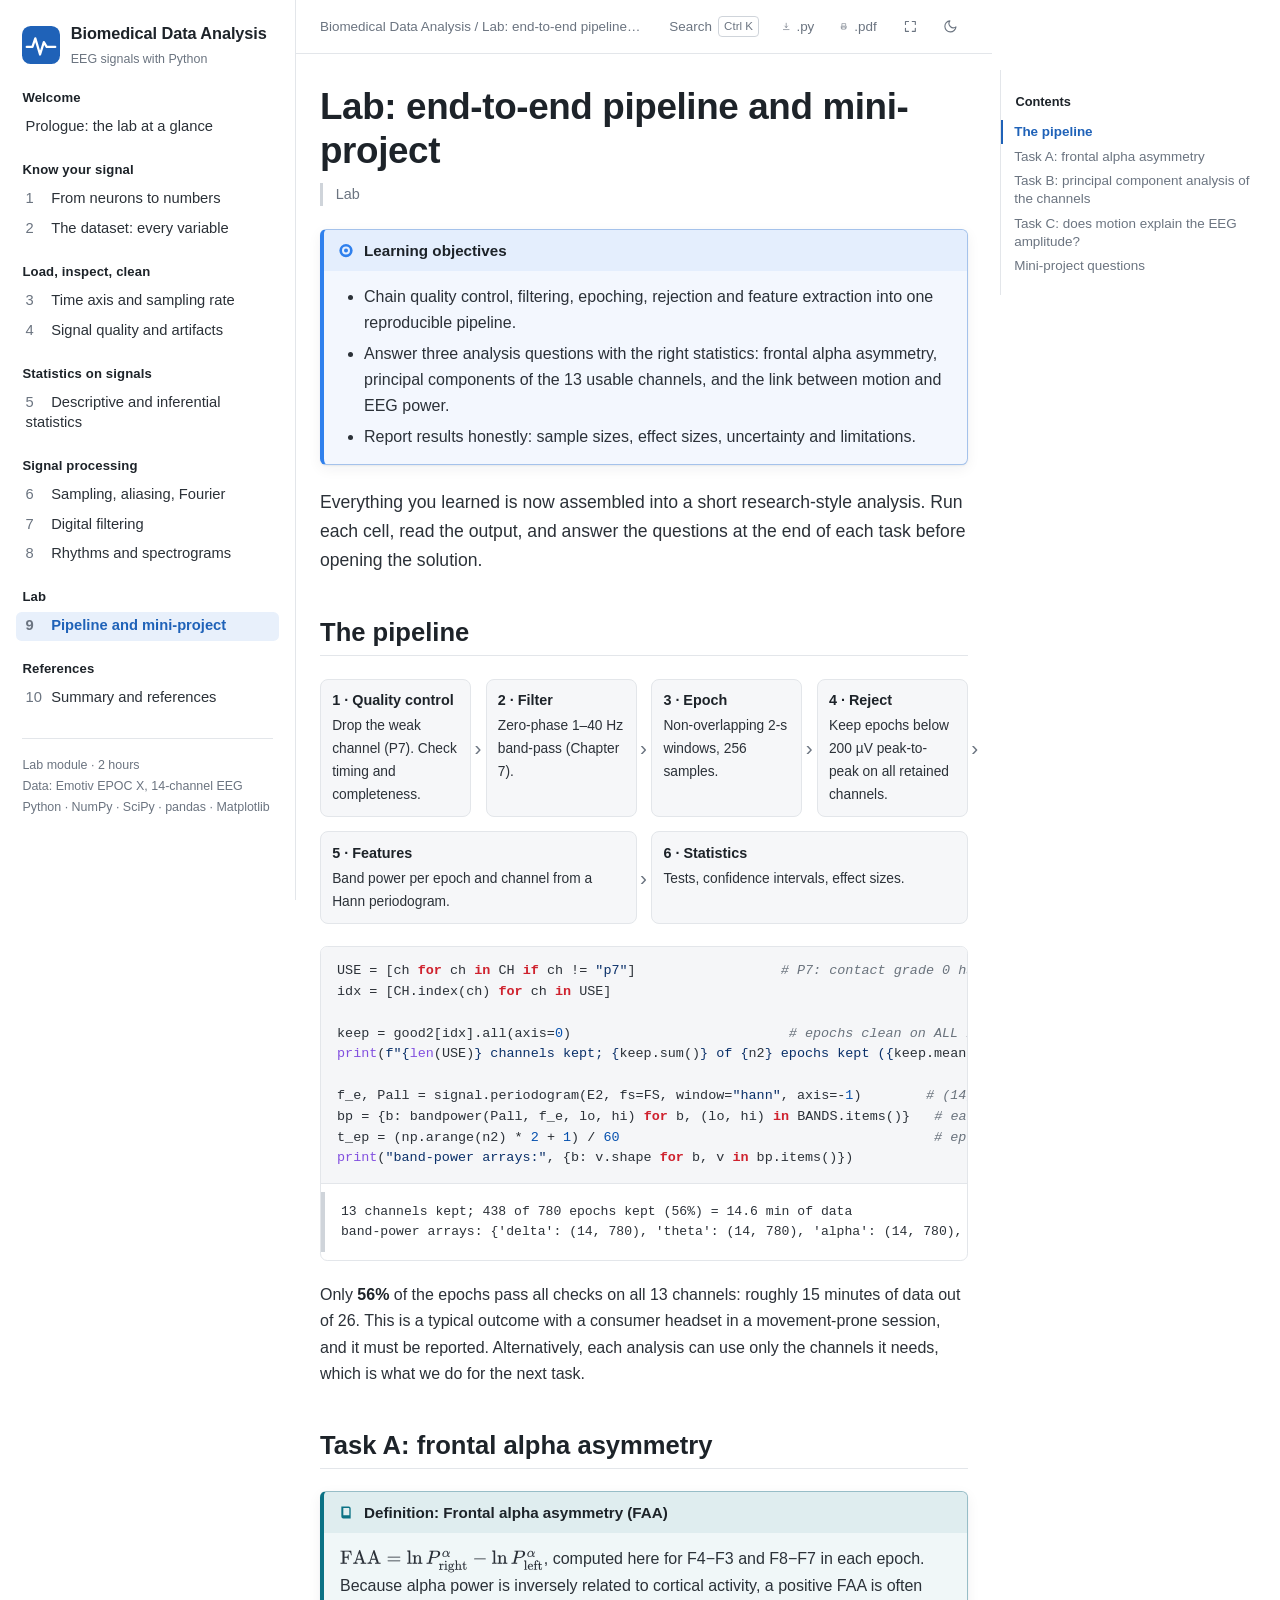
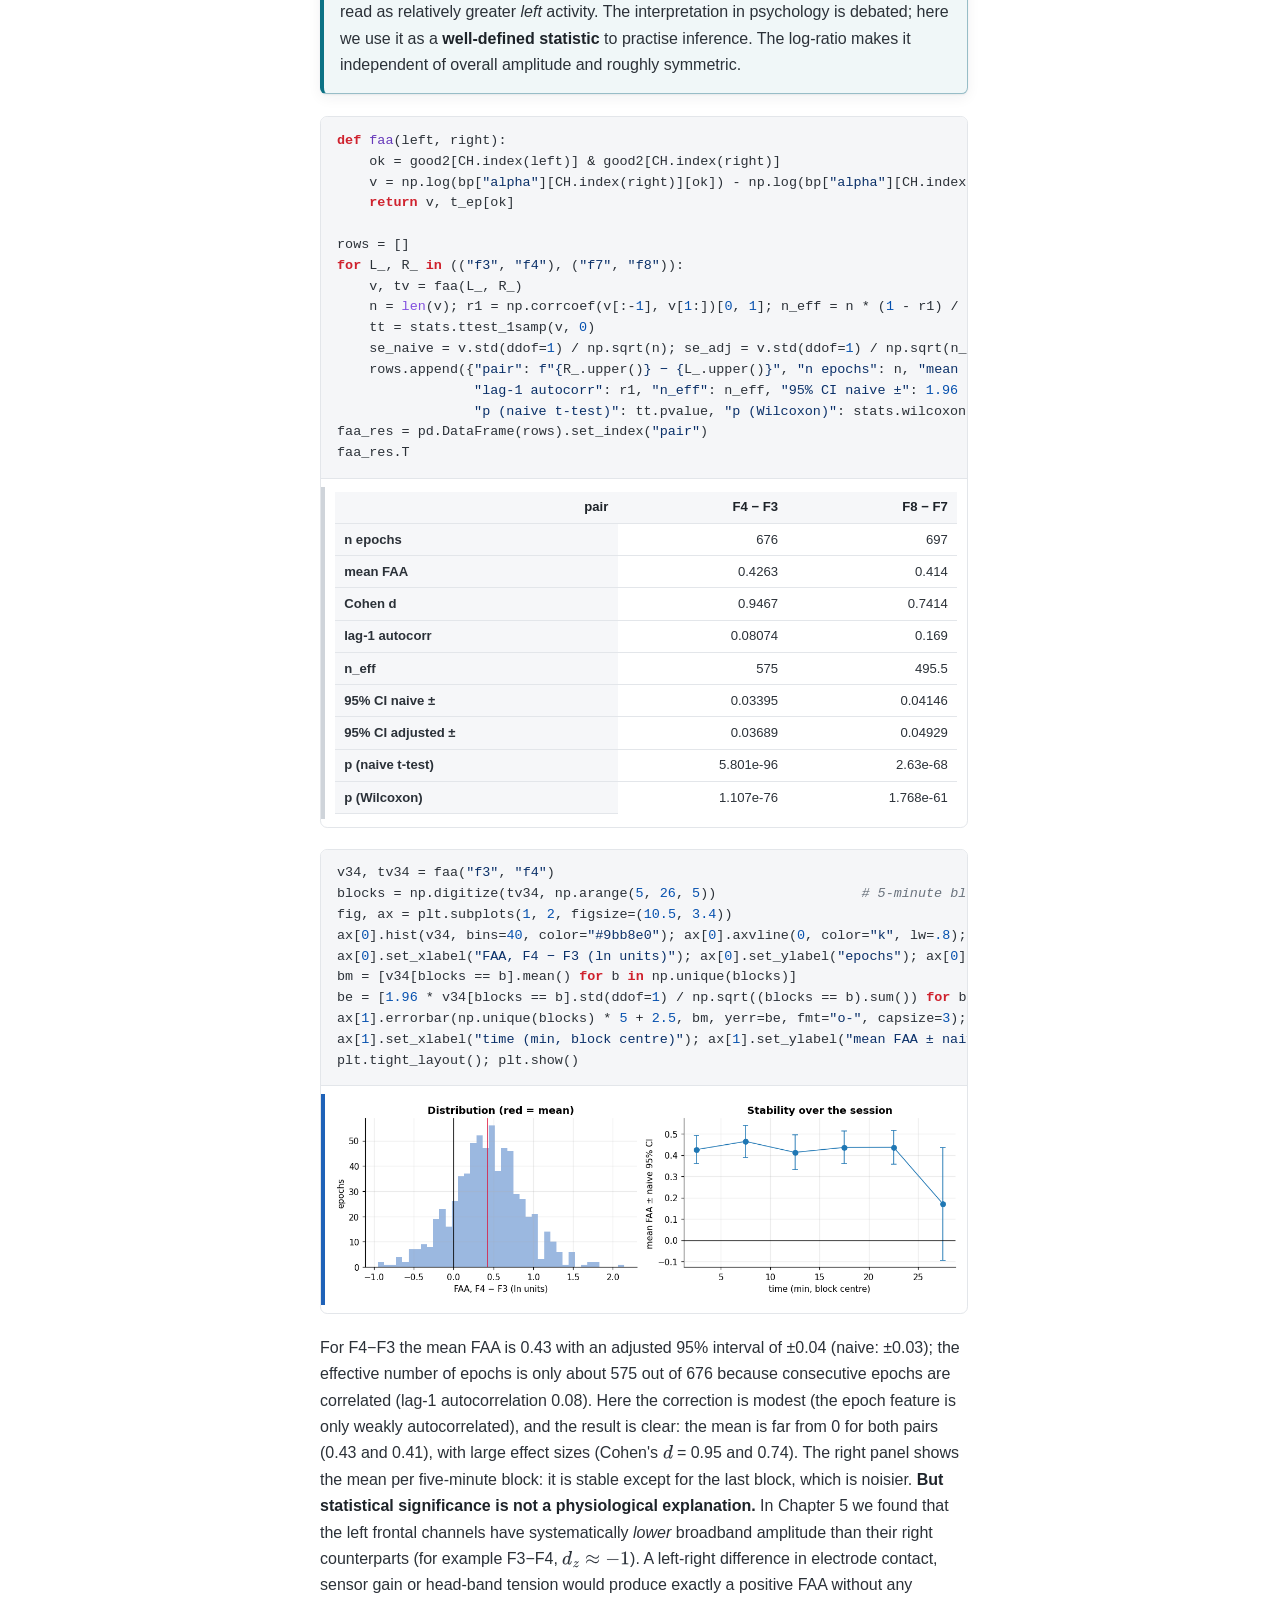
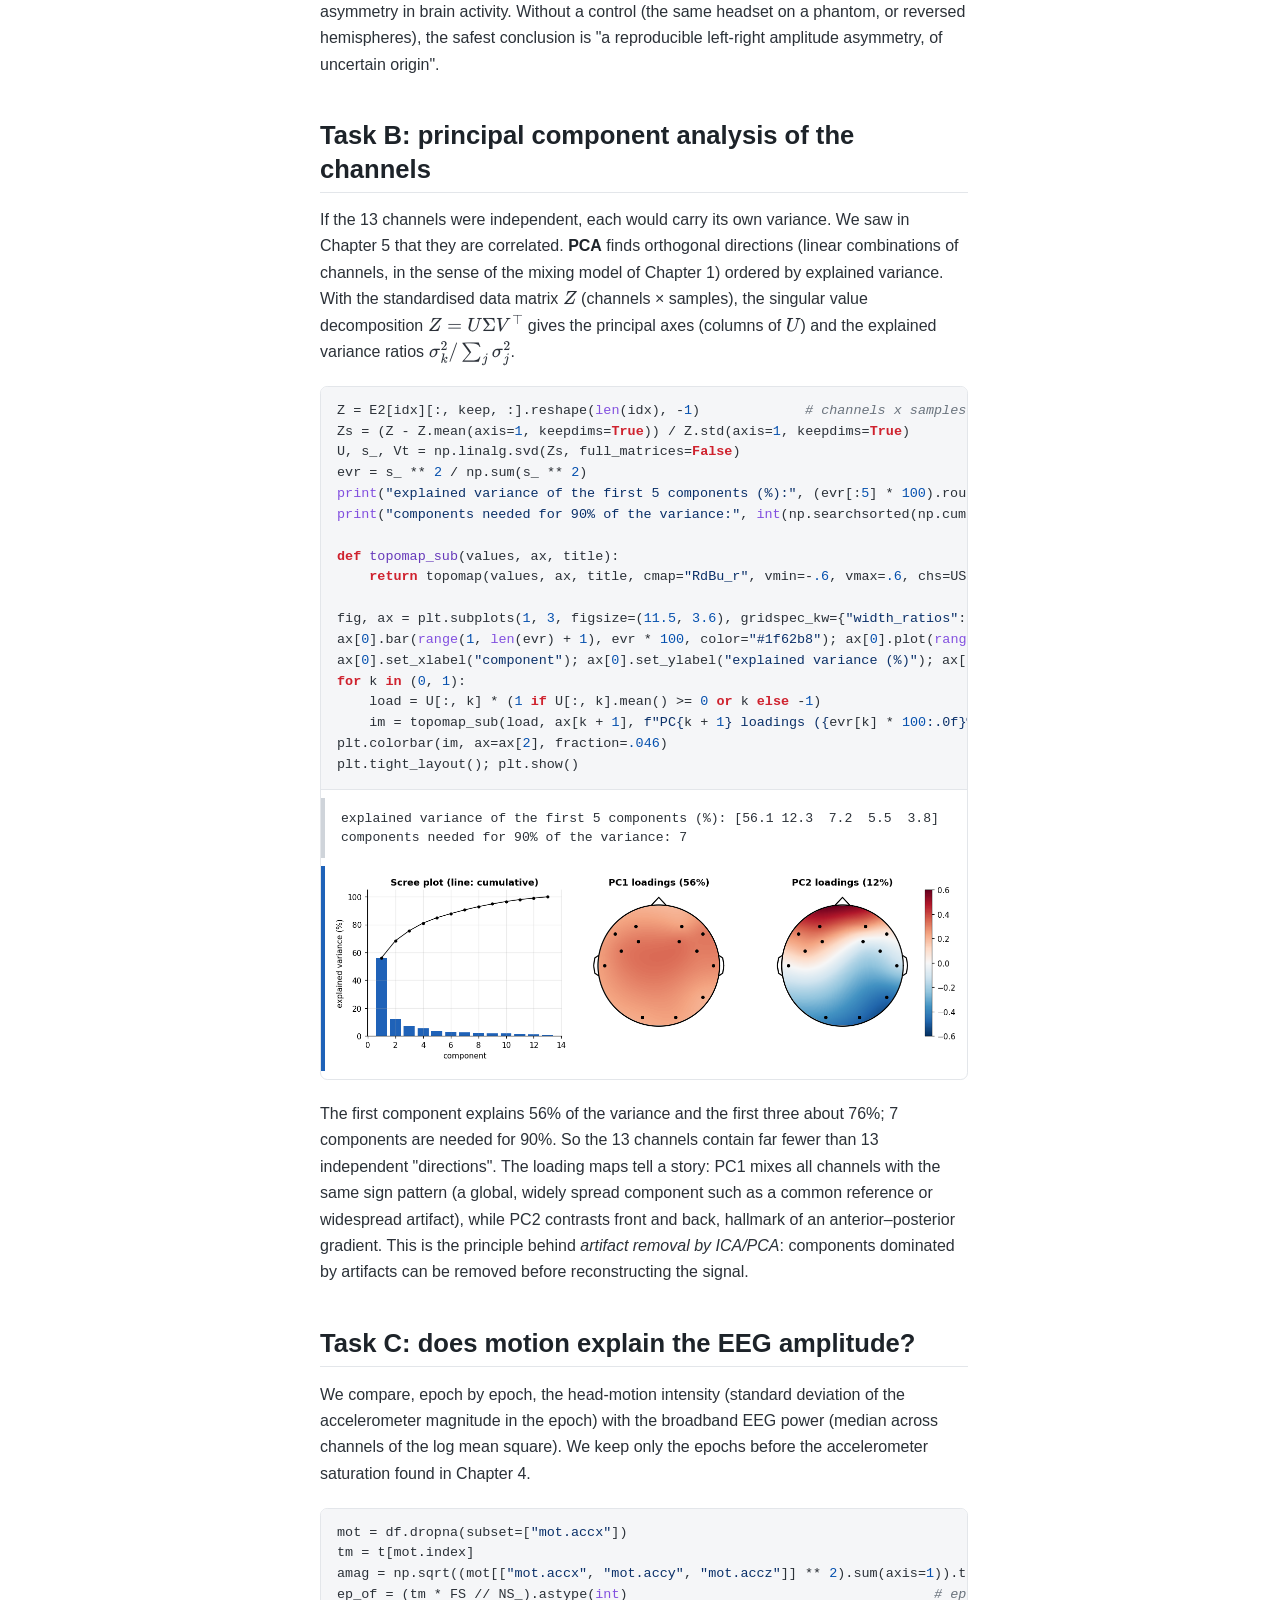
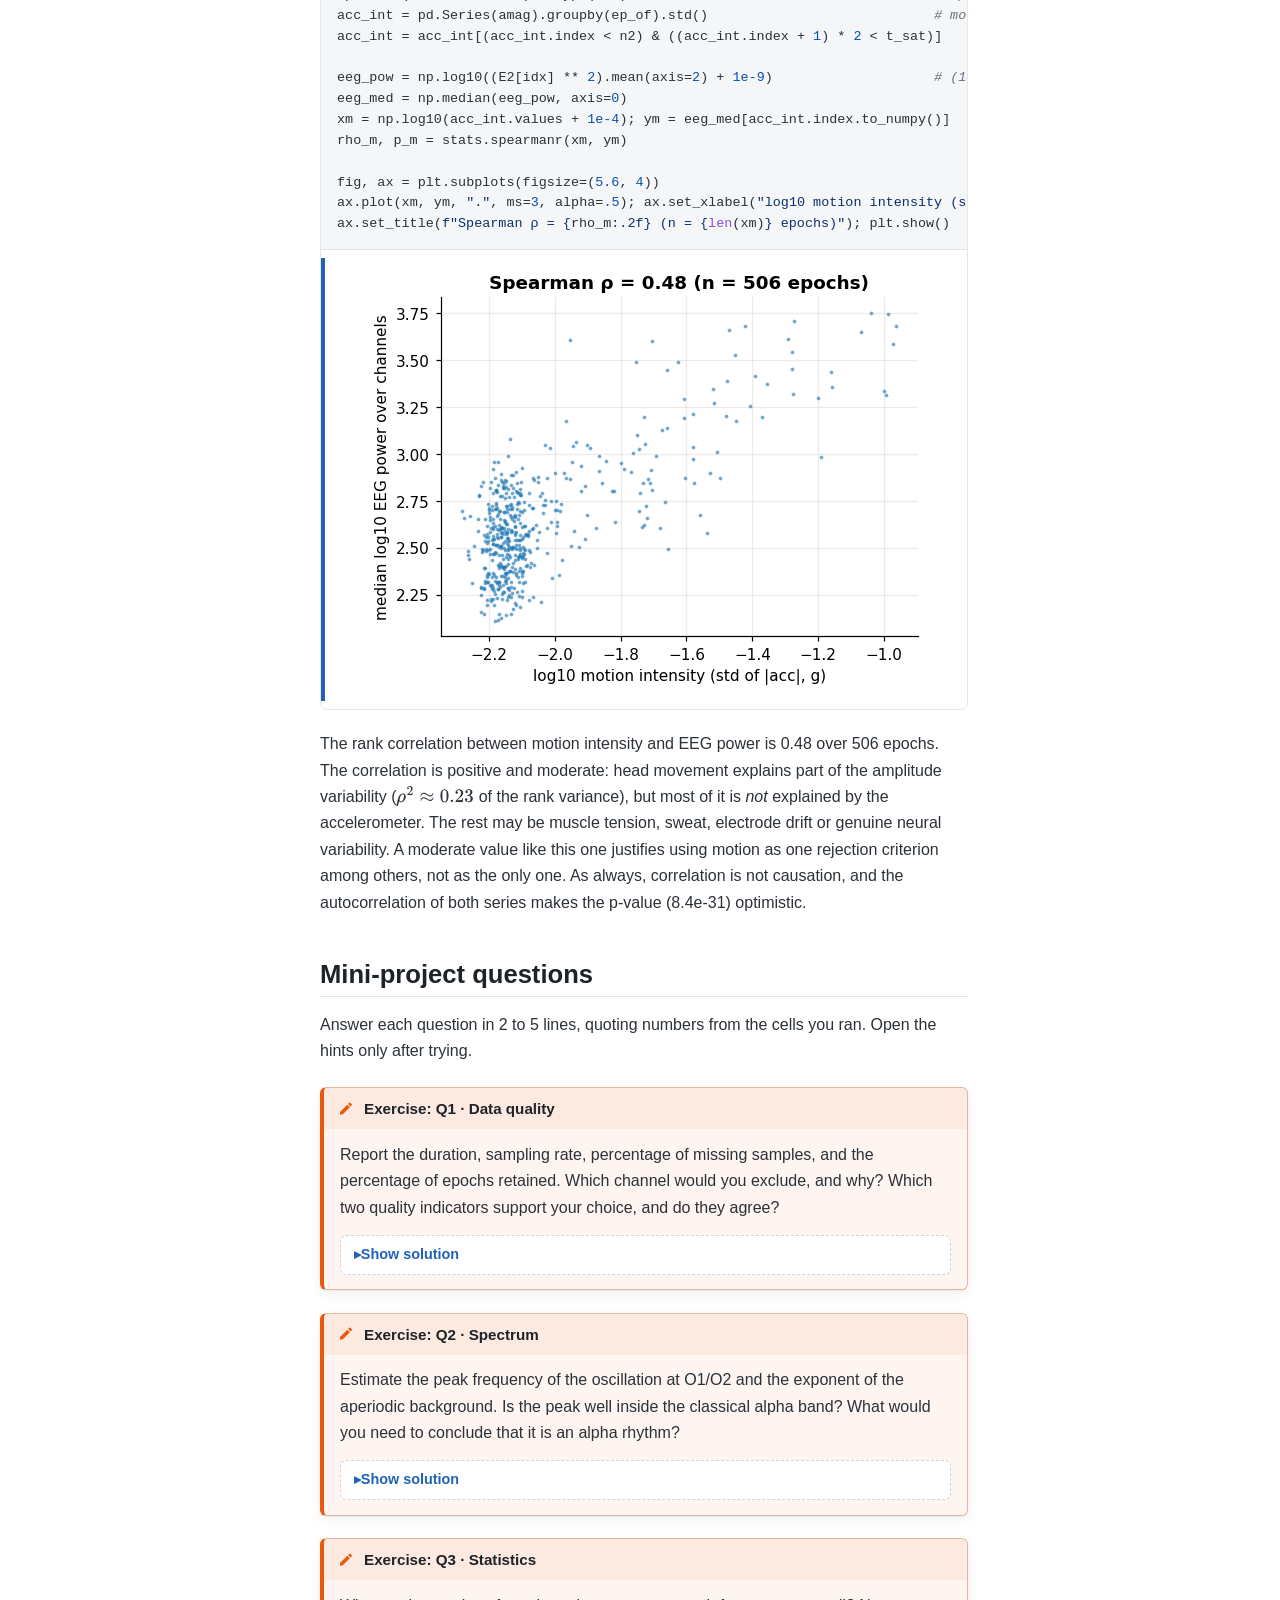
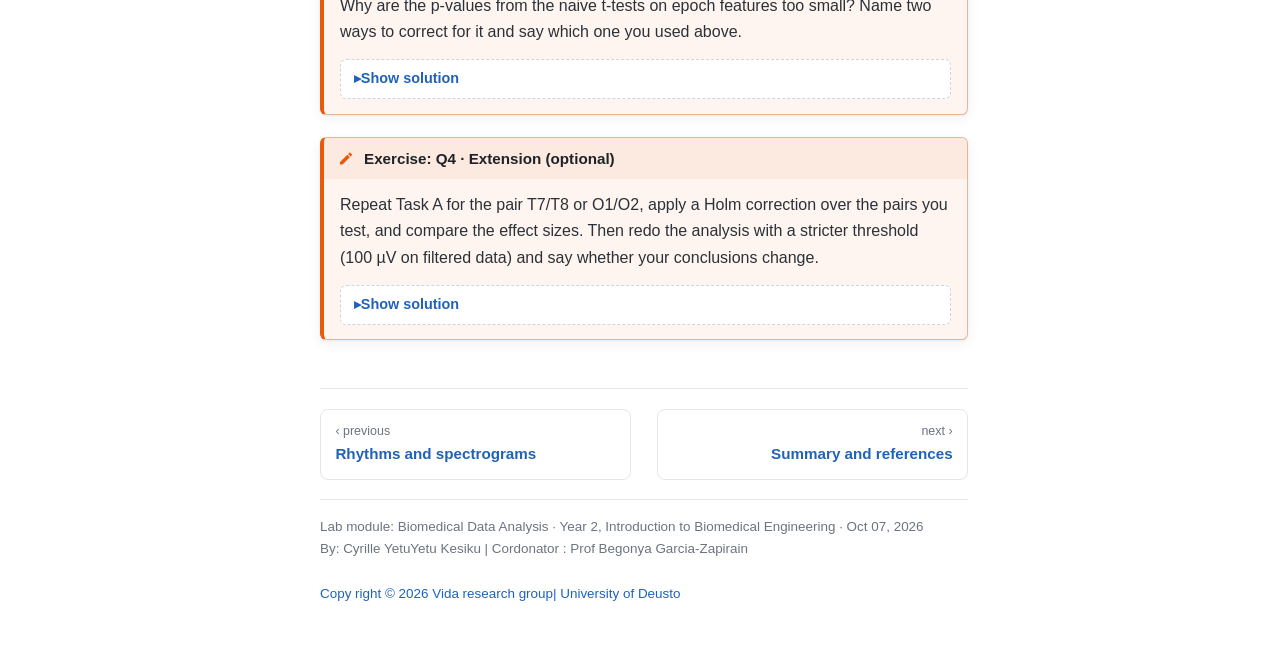
<file: bmdataanalysis/09-lab-pipeline.html>
<!DOCTYPE html>
<html lang="en" data-theme="light">
<head>
<meta charset="utf-8">
<meta name="viewport" content="width=device-width, initial-scale=1">
<title>Lab: end-to-end pipeline and mini-project — Biomedical Data Analysis</title>
<meta name="description" content="Biomedical data analysis lab with Python on Emotiv EPOC X EEG data.">
<link rel="icon" href="data:image/svg+xml,%3Csvg xmlns='http://www.w3.org/2000/svg' viewBox='0 0 40 40'%3E%3Crect width='40' height='40' rx='9' fill='%231f62b8'/%3E%3Cpath d='M5 22h6l3-9 5 17 4-13 3 5h9' fill='none' stroke='white' stroke-width='2.6' stroke-linecap='round' stroke-linejoin='round'/%3E%3C/svg%3E">
<link rel="stylesheet" href="assets/css/style.css">
<script>
(function(){try{var t=localStorage.getItem('bda-theme');if(!t&&window.matchMedia&&matchMedia('(prefers-color-scheme: dark)').matches)t='dark';document.documentElement.setAttribute('data-theme',t||'light');}catch(e){}})();
window.MathJax={tex:{inlineMath:[['\\(','\\)']],displayMath:[['\\[','\\]']]},options:{skipHtmlTags:['script','noscript','style','textarea','pre','code']}};
</script>
<script defer src="assets/js/mathjax-tex-svg.js"></script>
<script defer src="assets/js/search-data.js"></script>
<script defer src="assets/js/main.js"></script>
</head>
<body>
<a class="skip" href="#main-content">Skip to main content</a>
<nav class="sidebar" aria-label="Main navigation"><a class="logo" href="index.html"><svg width="38" height="38" viewBox="0 0 40 40" aria-hidden="true"><rect width="40" height="40" rx="9" fill="#1f62b8"/><path d="M5 22h6l3-9 5 17 4-13 3 5h9" fill="none" stroke="#fff" stroke-width="2.4" stroke-linecap="round" stroke-linejoin="round"/></svg><span><b>Biomedical Data Analysis</b><small>EEG signals with Python</small></span></a><div class="nav-group">Welcome</div><ul><li><a href="index.html">Prologue: the lab at a glance</a></li></ul><div class="nav-group">Know your signal</div><ul><li><a href="01-neurons-to-numbers.html"><span class="num">1</span>From neurons to numbers</a></li><li><a href="02-dataset.html"><span class="num">2</span>The dataset: every variable</a></li></ul><div class="nav-group">Load, inspect, clean</div><ul><li><a href="03-time-axis.html"><span class="num">3</span>Time axis and sampling rate</a></li><li><a href="04-signal-quality.html"><span class="num">4</span>Signal quality and artifacts</a></li></ul><div class="nav-group">Statistics on signals</div><ul><li><a href="05-statistics.html"><span class="num">5</span>Descriptive and inferential statistics</a></li></ul><div class="nav-group">Signal processing</div><ul><li><a href="06-sampling-fourier.html"><span class="num">6</span>Sampling, aliasing, Fourier</a></li><li><a href="07-filtering.html"><span class="num">7</span>Digital filtering</a></li><li><a href="08-rhythms.html"><span class="num">8</span>Rhythms and spectrograms</a></li></ul><div class="nav-group">Lab</div><ul><li><a href="09-lab-pipeline.html" class="current"><span class="num">9</span>Pipeline and mini-project</a></li></ul><div class="nav-group">References</div><ul><li><a href="10-summary.html"><span class="num">10</span>Summary and references</a></li></ul><div class="sb-foot">Lab module · 2 hours<br>Data: Emotiv EPOC X, 14-channel EEG<br>Python · NumPy · SciPy · pandas · Matplotlib</div></nav>
<div class="scrim"></div>
<div class="main">
<div class="article-wrap">
<div class="article-col">
  <div class="header-bar">
    <button class="hbtn" id="sbToggle" aria-label="Toggle navigation"><svg viewBox="0 0 24 24"><path d="M3 6h18M3 12h18M3 18h18"/></svg></button>
    <span class="crumb">Biomedical Data Analysis / Lab: end-to-end pipeline and mini-project</span>
    <span class="spacer"></span>
    <button class="hbtn searchBtn" aria-label="Search"><svg viewBox="0 0 24 24"><circle cx="11" cy="11" r="7"/><path d="M21 21l-4.3-4.3"/></svg><span class="lbl">Search</span><kbd>Ctrl K</kbd></button>
    <a class="hbtn" href="assets/lab_code.py" download title="Download all code of the lab as a Python script"><svg viewBox="0 0 24 24"><path d="M12 3v12m0 0l-4-4m4 4l4-4M4 21h16"/></svg><span class="lbl">.py</span></a>
    <button class="hbtn" id="printBtn" title="Print or save as PDF" aria-label="Print"><svg viewBox="0 0 24 24"><path d="M6 9V3h12v6M6 18H4v-7h16v7h-2M7 14h10v7H7z"/></svg><span class="lbl">.pdf</span></button>
    <button class="hbtn" id="fsBtn" title="Focus mode" aria-label="Focus mode"><svg viewBox="0 0 24 24"><path d="M4 9V4h5M20 9V4h-5M4 15v5h5M20 15v5h-5"/></svg></button>
    <button class="hbtn" id="themeBtn" title="Light / dark" aria-label="Toggle dark mode"><svg viewBox="0 0 24 24"><path d="M21 12.8A9 9 0 1111.2 3a7 7 0 009.8 9.8z"/></svg></button>
  </div>
  <article id="main-content">
    
<h1 id="lab-end-to-end-pipeline-and-mini-project">Lab: end-to-end pipeline and mini-project<a class="headerlink" href="#lab-end-to-end-pipeline-and-mini-project" title="Permalink to this heading">#</a></h1>
<p class="meta-line">Lab</p>
<div class="admonition objectives"><p class="admonition-title">Learning objectives</p><div class="adm-body">
<ul>
<li>Chain quality control, filtering, epoching, rejection and feature extraction into one reproducible pipeline.</li>
<li>Answer three analysis questions with the right statistics: frontal alpha asymmetry, principal components of the 13 usable channels, and the link between motion and EEG power.</li>
<li>Report results honestly: sample sizes, effect sizes, uncertainty and limitations.</li>
</ul></div></div>
<p class="lead">Everything you learned is now assembled into a short research-style analysis. Run each cell, read the output, and answer the questions at the end of each task before opening the solution.</p>

<h2 id="the-pipeline">The pipeline<a class="headerlink" href="#the-pipeline" title="Permalink to this heading">#</a></h2>
<div class="flow"><div class='step'><b>1 · Quality control</b>Drop the weak channel (P7). Check timing and completeness.</div><div class='step'><b>2 · Filter</b>Zero-phase 1–40 Hz band-pass (Chapter 7).</div><div class='step'><b>3 · Epoch</b>Non-overlapping 2-s windows, 256 samples.</div><div class='step'><b>4 · Reject</b>Keep epochs below 200 µV peak-to-peak on all retained channels.</div><div class='step'><b>5 · Features</b>Band power per epoch and channel from a Hann periodogram.</div><div class='step'><b>6 · Statistics</b>Tests, confidence intervals, effect sizes.</div></div>
<div class="cell"><div class="cell_input"><div class="highlight"><pre><span class="n">USE</span> <span class="o">=</span> <span class="p">[</span><span class="n">ch</span> <span class="k">for</span> <span class="n">ch</span> <span class="ow">in</span> <span class="n">CH</span> <span class="k">if</span> <span class="n">ch</span> <span class="o">!=</span> <span class="s2">&quot;p7&quot;</span><span class="p">]</span>                  <span class="c1"># P7: contact grade 0 half of the time</span>
<span class="n">idx</span> <span class="o">=</span> <span class="p">[</span><span class="n">CH</span><span class="o">.</span><span class="n">index</span><span class="p">(</span><span class="n">ch</span><span class="p">)</span> <span class="k">for</span> <span class="n">ch</span> <span class="ow">in</span> <span class="n">USE</span><span class="p">]</span>

<span class="n">keep</span> <span class="o">=</span> <span class="n">good2</span><span class="p">[</span><span class="n">idx</span><span class="p">]</span><span class="o">.</span><span class="n">all</span><span class="p">(</span><span class="n">axis</span><span class="o">=</span><span class="mi">0</span><span class="p">)</span>                           <span class="c1"># epochs clean on ALL 13 retained channels</span>
<span class="nb">print</span><span class="p">(</span><span class="sa">f</span><span class="s2">&quot;</span><span class="si">{</span><span class="nb">len</span><span class="p">(</span><span class="n">USE</span><span class="p">)</span><span class="si">}</span><span class="s2"> channels kept; </span><span class="si">{</span><span class="n">keep</span><span class="o">.</span><span class="n">sum</span><span class="p">()</span><span class="si">}</span><span class="s2"> of </span><span class="si">{</span><span class="n">n2</span><span class="si">}</span><span class="s2"> epochs kept (</span><span class="si">{</span><span class="n">keep</span><span class="o">.</span><span class="n">mean</span><span class="p">()</span><span class="w"> </span><span class="o">*</span><span class="w"> </span><span class="mi">100</span><span class="si">:</span><span class="s2">.0f</span><span class="si">}</span><span class="s2">%) = </span><span class="si">{</span><span class="n">keep</span><span class="o">.</span><span class="n">sum</span><span class="p">()</span><span class="w"> </span><span class="o">*</span><span class="w"> </span><span class="mi">2</span><span class="w"> </span><span class="o">/</span><span class="w"> </span><span class="mi">60</span><span class="si">:</span><span class="s2">.1f</span><span class="si">}</span><span class="s2"> min of data&quot;</span><span class="p">)</span>

<span class="n">f_e</span><span class="p">,</span> <span class="n">Pall</span> <span class="o">=</span> <span class="n">signal</span><span class="o">.</span><span class="n">periodogram</span><span class="p">(</span><span class="n">E2</span><span class="p">,</span> <span class="n">fs</span><span class="o">=</span><span class="n">FS</span><span class="p">,</span> <span class="n">window</span><span class="o">=</span><span class="s2">&quot;hann&quot;</span><span class="p">,</span> <span class="n">axis</span><span class="o">=-</span><span class="mi">1</span><span class="p">)</span>        <span class="c1"># (14, n2, n_freq)</span>
<span class="n">bp</span> <span class="o">=</span> <span class="p">{</span><span class="n">b</span><span class="p">:</span> <span class="n">bandpower</span><span class="p">(</span><span class="n">Pall</span><span class="p">,</span> <span class="n">f_e</span><span class="p">,</span> <span class="n">lo</span><span class="p">,</span> <span class="n">hi</span><span class="p">)</span> <span class="k">for</span> <span class="n">b</span><span class="p">,</span> <span class="p">(</span><span class="n">lo</span><span class="p">,</span> <span class="n">hi</span><span class="p">)</span> <span class="ow">in</span> <span class="n">BANDS</span><span class="o">.</span><span class="n">items</span><span class="p">()}</span>   <span class="c1"># each (14, n2)</span>
<span class="n">t_ep</span> <span class="o">=</span> <span class="p">(</span><span class="n">np</span><span class="o">.</span><span class="n">arange</span><span class="p">(</span><span class="n">n2</span><span class="p">)</span> <span class="o">*</span> <span class="mi">2</span> <span class="o">+</span> <span class="mi">1</span><span class="p">)</span> <span class="o">/</span> <span class="mi">60</span>                                       <span class="c1"># epoch centre in minutes</span>
<span class="nb">print</span><span class="p">(</span><span class="s2">&quot;band-power arrays:&quot;</span><span class="p">,</span> <span class="p">{</span><span class="n">b</span><span class="p">:</span> <span class="n">v</span><span class="o">.</span><span class="n">shape</span> <span class="k">for</span> <span class="n">b</span><span class="p">,</span> <span class="n">v</span> <span class="ow">in</span> <span class="n">bp</span><span class="o">.</span><span class="n">items</span><span class="p">()})</span>
</pre></div><button class="copybtn" title="Copy code" aria-label="Copy code">Copy</button></div><div class="cell_output"><pre>13 channels kept; 438 of 780 epochs kept (56%) = 14.6 min of data
band-power arrays: {&#x27;delta&#x27;: (14, 780), &#x27;theta&#x27;: (14, 780), &#x27;alpha&#x27;: (14, 780), &#x27;beta&#x27;: (14, 780), &#x27;low gamma&#x27;: (14, 780)}</pre></div></div>
<p>Only <strong>56%</strong> of the epochs pass all checks on all 13 channels: roughly 15 minutes of data out of 26. This is a typical outcome with a consumer headset in a movement-prone session, and it must be reported. Alternatively, each analysis can use only the channels it needs, which is what we do for the next task.</p>

<h2 id="task-a-frontal-alpha-asymmetry">Task A: frontal alpha asymmetry<a class="headerlink" href="#task-a-frontal-alpha-asymmetry" title="Permalink to this heading">#</a></h2>
<div class="admonition definition"><p class="admonition-title">Definition: Frontal alpha asymmetry (FAA)</p><div class="adm-body"><p>\(\mathrm{FAA}=\ln P^{\alpha}_{\mathrm{right}}-\ln P^{\alpha}_{\mathrm{left}}\), computed here for F4−F3 and F8−F7 in each epoch. Because alpha power is inversely related to cortical activity, a positive FAA is often read as relatively greater <em>left</em> activity. The interpretation in psychology is debated; here we use it as a <strong>well-defined statistic</strong> to practise inference. The log-ratio makes it independent of overall amplitude and roughly symmetric.</p></div></div>
<div class="cell"><div class="cell_input"><div class="highlight"><pre><span class="k">def</span><span class="w"> </span><span class="nf">faa</span><span class="p">(</span><span class="n">left</span><span class="p">,</span> <span class="n">right</span><span class="p">):</span>
    <span class="n">ok</span> <span class="o">=</span> <span class="n">good2</span><span class="p">[</span><span class="n">CH</span><span class="o">.</span><span class="n">index</span><span class="p">(</span><span class="n">left</span><span class="p">)]</span> <span class="o">&amp;</span> <span class="n">good2</span><span class="p">[</span><span class="n">CH</span><span class="o">.</span><span class="n">index</span><span class="p">(</span><span class="n">right</span><span class="p">)]</span>
    <span class="n">v</span> <span class="o">=</span> <span class="n">np</span><span class="o">.</span><span class="n">log</span><span class="p">(</span><span class="n">bp</span><span class="p">[</span><span class="s2">&quot;alpha&quot;</span><span class="p">][</span><span class="n">CH</span><span class="o">.</span><span class="n">index</span><span class="p">(</span><span class="n">right</span><span class="p">)][</span><span class="n">ok</span><span class="p">])</span> <span class="o">-</span> <span class="n">np</span><span class="o">.</span><span class="n">log</span><span class="p">(</span><span class="n">bp</span><span class="p">[</span><span class="s2">&quot;alpha&quot;</span><span class="p">][</span><span class="n">CH</span><span class="o">.</span><span class="n">index</span><span class="p">(</span><span class="n">left</span><span class="p">)][</span><span class="n">ok</span><span class="p">])</span>
    <span class="k">return</span> <span class="n">v</span><span class="p">,</span> <span class="n">t_ep</span><span class="p">[</span><span class="n">ok</span><span class="p">]</span>

<span class="n">rows</span> <span class="o">=</span> <span class="p">[]</span>
<span class="k">for</span> <span class="n">L_</span><span class="p">,</span> <span class="n">R_</span> <span class="ow">in</span> <span class="p">((</span><span class="s2">&quot;f3&quot;</span><span class="p">,</span> <span class="s2">&quot;f4&quot;</span><span class="p">),</span> <span class="p">(</span><span class="s2">&quot;f7&quot;</span><span class="p">,</span> <span class="s2">&quot;f8&quot;</span><span class="p">)):</span>
    <span class="n">v</span><span class="p">,</span> <span class="n">tv</span> <span class="o">=</span> <span class="n">faa</span><span class="p">(</span><span class="n">L_</span><span class="p">,</span> <span class="n">R_</span><span class="p">)</span>
    <span class="n">n</span> <span class="o">=</span> <span class="nb">len</span><span class="p">(</span><span class="n">v</span><span class="p">);</span> <span class="n">r1</span> <span class="o">=</span> <span class="n">np</span><span class="o">.</span><span class="n">corrcoef</span><span class="p">(</span><span class="n">v</span><span class="p">[:</span><span class="o">-</span><span class="mi">1</span><span class="p">],</span> <span class="n">v</span><span class="p">[</span><span class="mi">1</span><span class="p">:])[</span><span class="mi">0</span><span class="p">,</span> <span class="mi">1</span><span class="p">];</span> <span class="n">n_eff</span> <span class="o">=</span> <span class="n">n</span> <span class="o">*</span> <span class="p">(</span><span class="mi">1</span> <span class="o">-</span> <span class="n">r1</span><span class="p">)</span> <span class="o">/</span> <span class="p">(</span><span class="mi">1</span> <span class="o">+</span> <span class="n">r1</span><span class="p">)</span>
    <span class="n">tt</span> <span class="o">=</span> <span class="n">stats</span><span class="o">.</span><span class="n">ttest_1samp</span><span class="p">(</span><span class="n">v</span><span class="p">,</span> <span class="mi">0</span><span class="p">)</span>
    <span class="n">se_naive</span> <span class="o">=</span> <span class="n">v</span><span class="o">.</span><span class="n">std</span><span class="p">(</span><span class="n">ddof</span><span class="o">=</span><span class="mi">1</span><span class="p">)</span> <span class="o">/</span> <span class="n">np</span><span class="o">.</span><span class="n">sqrt</span><span class="p">(</span><span class="n">n</span><span class="p">);</span> <span class="n">se_adj</span> <span class="o">=</span> <span class="n">v</span><span class="o">.</span><span class="n">std</span><span class="p">(</span><span class="n">ddof</span><span class="o">=</span><span class="mi">1</span><span class="p">)</span> <span class="o">/</span> <span class="n">np</span><span class="o">.</span><span class="n">sqrt</span><span class="p">(</span><span class="n">n_eff</span><span class="p">)</span>
    <span class="n">rows</span><span class="o">.</span><span class="n">append</span><span class="p">({</span><span class="s2">&quot;pair&quot;</span><span class="p">:</span> <span class="sa">f</span><span class="s2">&quot;</span><span class="si">{</span><span class="n">R_</span><span class="o">.</span><span class="n">upper</span><span class="p">()</span><span class="si">}</span><span class="s2"> − </span><span class="si">{</span><span class="n">L_</span><span class="o">.</span><span class="n">upper</span><span class="p">()</span><span class="si">}</span><span class="s2">&quot;</span><span class="p">,</span> <span class="s2">&quot;n epochs&quot;</span><span class="p">:</span> <span class="n">n</span><span class="p">,</span> <span class="s2">&quot;mean FAA&quot;</span><span class="p">:</span> <span class="n">v</span><span class="o">.</span><span class="n">mean</span><span class="p">(),</span> <span class="s2">&quot;Cohen d&quot;</span><span class="p">:</span> <span class="n">v</span><span class="o">.</span><span class="n">mean</span><span class="p">()</span> <span class="o">/</span> <span class="n">v</span><span class="o">.</span><span class="n">std</span><span class="p">(</span><span class="n">ddof</span><span class="o">=</span><span class="mi">1</span><span class="p">),</span>
                 <span class="s2">&quot;lag-1 autocorr&quot;</span><span class="p">:</span> <span class="n">r1</span><span class="p">,</span> <span class="s2">&quot;n_eff&quot;</span><span class="p">:</span> <span class="n">n_eff</span><span class="p">,</span> <span class="s2">&quot;95% CI naive ±&quot;</span><span class="p">:</span> <span class="mf">1.96</span> <span class="o">*</span> <span class="n">se_naive</span><span class="p">,</span> <span class="s2">&quot;95% CI adjusted ±&quot;</span><span class="p">:</span> <span class="n">stats</span><span class="o">.</span><span class="n">t</span><span class="o">.</span><span class="n">ppf</span><span class="p">(</span><span class="mf">.975</span><span class="p">,</span> <span class="n">n_eff</span> <span class="o">-</span> <span class="mi">1</span><span class="p">)</span> <span class="o">*</span> <span class="n">se_adj</span><span class="p">,</span>
                 <span class="s2">&quot;p (naive t-test)&quot;</span><span class="p">:</span> <span class="n">tt</span><span class="o">.</span><span class="n">pvalue</span><span class="p">,</span> <span class="s2">&quot;p (Wilcoxon)&quot;</span><span class="p">:</span> <span class="n">stats</span><span class="o">.</span><span class="n">wilcoxon</span><span class="p">(</span><span class="n">v</span><span class="p">)</span><span class="o">.</span><span class="n">pvalue</span><span class="p">})</span>
<span class="n">faa_res</span> <span class="o">=</span> <span class="n">pd</span><span class="o">.</span><span class="n">DataFrame</span><span class="p">(</span><span class="n">rows</span><span class="p">)</span><span class="o">.</span><span class="n">set_index</span><span class="p">(</span><span class="s2">&quot;pair&quot;</span><span class="p">)</span>
<span class="n">faa_res</span><span class="o">.</span><span class="n">T</span>
</pre></div><button class="copybtn" title="Copy code" aria-label="Copy code">Copy</button></div><div class="cell_output df_out"><table class="dataframe dataframe">
  <thead>
    <tr style="text-align: right;">
      <th>pair</th>
      <th>F4 − F3</th>
      <th>F8 − F7</th>
    </tr>
  </thead>
  <tbody>
    <tr>
      <th>n epochs</th>
      <td>676</td>
      <td>697</td>
    </tr>
    <tr>
      <th>mean FAA</th>
      <td>0.4263</td>
      <td>0.414</td>
    </tr>
    <tr>
      <th>Cohen d</th>
      <td>0.9467</td>
      <td>0.7414</td>
    </tr>
    <tr>
      <th>lag-1 autocorr</th>
      <td>0.08074</td>
      <td>0.169</td>
    </tr>
    <tr>
      <th>n_eff</th>
      <td>575</td>
      <td>495.5</td>
    </tr>
    <tr>
      <th>95% CI naive ±</th>
      <td>0.03395</td>
      <td>0.04146</td>
    </tr>
    <tr>
      <th>95% CI adjusted ±</th>
      <td>0.03689</td>
      <td>0.04929</td>
    </tr>
    <tr>
      <th>p (naive t-test)</th>
      <td>5.801e-96</td>
      <td>2.63e-68</td>
    </tr>
    <tr>
      <th>p (Wilcoxon)</th>
      <td>1.107e-76</td>
      <td>1.768e-61</td>
    </tr>
  </tbody>
</table></div></div><div class="cell"><div class="cell_input"><div class="highlight"><pre><span class="n">v34</span><span class="p">,</span> <span class="n">tv34</span> <span class="o">=</span> <span class="n">faa</span><span class="p">(</span><span class="s2">&quot;f3&quot;</span><span class="p">,</span> <span class="s2">&quot;f4&quot;</span><span class="p">)</span>
<span class="n">blocks</span> <span class="o">=</span> <span class="n">np</span><span class="o">.</span><span class="n">digitize</span><span class="p">(</span><span class="n">tv34</span><span class="p">,</span> <span class="n">np</span><span class="o">.</span><span class="n">arange</span><span class="p">(</span><span class="mi">5</span><span class="p">,</span> <span class="mi">26</span><span class="p">,</span> <span class="mi">5</span><span class="p">))</span>                  <span class="c1"># 5-minute blocks</span>
<span class="n">fig</span><span class="p">,</span> <span class="n">ax</span> <span class="o">=</span> <span class="n">plt</span><span class="o">.</span><span class="n">subplots</span><span class="p">(</span><span class="mi">1</span><span class="p">,</span> <span class="mi">2</span><span class="p">,</span> <span class="n">figsize</span><span class="o">=</span><span class="p">(</span><span class="mf">10.5</span><span class="p">,</span> <span class="mf">3.4</span><span class="p">))</span>
<span class="n">ax</span><span class="p">[</span><span class="mi">0</span><span class="p">]</span><span class="o">.</span><span class="n">hist</span><span class="p">(</span><span class="n">v34</span><span class="p">,</span> <span class="n">bins</span><span class="o">=</span><span class="mi">40</span><span class="p">,</span> <span class="n">color</span><span class="o">=</span><span class="s2">&quot;#9bb8e0&quot;</span><span class="p">);</span> <span class="n">ax</span><span class="p">[</span><span class="mi">0</span><span class="p">]</span><span class="o">.</span><span class="n">axvline</span><span class="p">(</span><span class="mi">0</span><span class="p">,</span> <span class="n">color</span><span class="o">=</span><span class="s2">&quot;k&quot;</span><span class="p">,</span> <span class="n">lw</span><span class="o">=</span><span class="mf">.8</span><span class="p">);</span> <span class="n">ax</span><span class="p">[</span><span class="mi">0</span><span class="p">]</span><span class="o">.</span><span class="n">axvline</span><span class="p">(</span><span class="n">v34</span><span class="o">.</span><span class="n">mean</span><span class="p">(),</span> <span class="n">color</span><span class="o">=</span><span class="s2">&quot;crimson&quot;</span><span class="p">)</span>
<span class="n">ax</span><span class="p">[</span><span class="mi">0</span><span class="p">]</span><span class="o">.</span><span class="n">set_xlabel</span><span class="p">(</span><span class="s2">&quot;FAA, F4 − F3 (ln units)&quot;</span><span class="p">);</span> <span class="n">ax</span><span class="p">[</span><span class="mi">0</span><span class="p">]</span><span class="o">.</span><span class="n">set_ylabel</span><span class="p">(</span><span class="s2">&quot;epochs&quot;</span><span class="p">);</span> <span class="n">ax</span><span class="p">[</span><span class="mi">0</span><span class="p">]</span><span class="o">.</span><span class="n">set_title</span><span class="p">(</span><span class="s2">&quot;Distribution (red = mean)&quot;</span><span class="p">)</span>
<span class="n">bm</span> <span class="o">=</span> <span class="p">[</span><span class="n">v34</span><span class="p">[</span><span class="n">blocks</span> <span class="o">==</span> <span class="n">b</span><span class="p">]</span><span class="o">.</span><span class="n">mean</span><span class="p">()</span> <span class="k">for</span> <span class="n">b</span> <span class="ow">in</span> <span class="n">np</span><span class="o">.</span><span class="n">unique</span><span class="p">(</span><span class="n">blocks</span><span class="p">)]</span>
<span class="n">be</span> <span class="o">=</span> <span class="p">[</span><span class="mf">1.96</span> <span class="o">*</span> <span class="n">v34</span><span class="p">[</span><span class="n">blocks</span> <span class="o">==</span> <span class="n">b</span><span class="p">]</span><span class="o">.</span><span class="n">std</span><span class="p">(</span><span class="n">ddof</span><span class="o">=</span><span class="mi">1</span><span class="p">)</span> <span class="o">/</span> <span class="n">np</span><span class="o">.</span><span class="n">sqrt</span><span class="p">((</span><span class="n">blocks</span> <span class="o">==</span> <span class="n">b</span><span class="p">)</span><span class="o">.</span><span class="n">sum</span><span class="p">())</span> <span class="k">for</span> <span class="n">b</span> <span class="ow">in</span> <span class="n">np</span><span class="o">.</span><span class="n">unique</span><span class="p">(</span><span class="n">blocks</span><span class="p">)]</span>
<span class="n">ax</span><span class="p">[</span><span class="mi">1</span><span class="p">]</span><span class="o">.</span><span class="n">errorbar</span><span class="p">(</span><span class="n">np</span><span class="o">.</span><span class="n">unique</span><span class="p">(</span><span class="n">blocks</span><span class="p">)</span> <span class="o">*</span> <span class="mi">5</span> <span class="o">+</span> <span class="mf">2.5</span><span class="p">,</span> <span class="n">bm</span><span class="p">,</span> <span class="n">yerr</span><span class="o">=</span><span class="n">be</span><span class="p">,</span> <span class="n">fmt</span><span class="o">=</span><span class="s2">&quot;o-&quot;</span><span class="p">,</span> <span class="n">capsize</span><span class="o">=</span><span class="mi">3</span><span class="p">);</span> <span class="n">ax</span><span class="p">[</span><span class="mi">1</span><span class="p">]</span><span class="o">.</span><span class="n">axhline</span><span class="p">(</span><span class="mi">0</span><span class="p">,</span> <span class="n">color</span><span class="o">=</span><span class="s2">&quot;k&quot;</span><span class="p">,</span> <span class="n">lw</span><span class="o">=</span><span class="mf">.8</span><span class="p">)</span>
<span class="n">ax</span><span class="p">[</span><span class="mi">1</span><span class="p">]</span><span class="o">.</span><span class="n">set_xlabel</span><span class="p">(</span><span class="s2">&quot;time (min, block centre)&quot;</span><span class="p">);</span> <span class="n">ax</span><span class="p">[</span><span class="mi">1</span><span class="p">]</span><span class="o">.</span><span class="n">set_ylabel</span><span class="p">(</span><span class="s2">&quot;mean FAA ± naive 95% CI&quot;</span><span class="p">);</span> <span class="n">ax</span><span class="p">[</span><span class="mi">1</span><span class="p">]</span><span class="o">.</span><span class="n">set_title</span><span class="p">(</span><span class="s2">&quot;Stability over the session&quot;</span><span class="p">)</span>
<span class="n">plt</span><span class="o">.</span><span class="n">tight_layout</span><span class="p">();</span> <span class="n">plt</span><span class="o">.</span><span class="n">show</span><span class="p">()</span>
</pre></div><button class="copybtn" title="Copy code" aria-label="Copy code">Copy</button></div><figure class="cell_output fig_out"><img src="assets/img/09-lab-pipeline_1.png" alt="Figure output" loading="lazy"></figure></div>
<p>For F4−F3 the mean FAA is 0.43 with an adjusted 95% interval of ±0.04 (naive: ±0.03); the effective number of epochs is only about 575 out of 676 because consecutive epochs are correlated (lag-1 autocorrelation 0.08). Here the correction is modest (the epoch feature is only weakly autocorrelated), and the result is clear: the mean is far from 0 for both pairs (0.43 and 0.41), with large effect sizes (Cohen's \(d\) = 0.95 and 0.74). The right panel shows the mean per five-minute block: it is stable except for the last block, which is noisier. <strong>But statistical significance is not a physiological explanation.</strong> In Chapter 5 we found that the left frontal channels have systematically <em>lower</em> broadband amplitude than their right counterparts (for example F3−F4, \(d_z\approx -1\)). A left-right difference in electrode contact, sensor gain or head-band tension would produce exactly a positive FAA without any asymmetry in brain activity. Without a control (the same headset on a phantom, or reversed hemispheres), the safest conclusion is "a reproducible left-right amplitude asymmetry, of uncertain origin".</p>

<h2 id="task-b-principal-component-analysis-of-the-channels">Task B: principal component analysis of the channels<a class="headerlink" href="#task-b-principal-component-analysis-of-the-channels" title="Permalink to this heading">#</a></h2>
<p>If the 13 channels were independent, each would carry its own variance. We saw in Chapter 5 that they are correlated. <strong>PCA</strong> finds orthogonal directions (linear combinations of channels, in the sense of the mixing model of Chapter 1) ordered by explained variance. With the standardised data matrix \(Z\) (channels × samples), the singular value decomposition \(Z=U\Sigma V^{\top}\) gives the principal axes (columns of \(U\)) and the explained variance ratios \(\sigma_k^2/\sum_j\sigma_j^2\).</p>
<div class="cell"><div class="cell_input"><div class="highlight"><pre><span class="n">Z</span> <span class="o">=</span> <span class="n">E2</span><span class="p">[</span><span class="n">idx</span><span class="p">][:,</span> <span class="n">keep</span><span class="p">,</span> <span class="p">:]</span><span class="o">.</span><span class="n">reshape</span><span class="p">(</span><span class="nb">len</span><span class="p">(</span><span class="n">idx</span><span class="p">),</span> <span class="o">-</span><span class="mi">1</span><span class="p">)</span>             <span class="c1"># channels x samples of clean epochs</span>
<span class="n">Zs</span> <span class="o">=</span> <span class="p">(</span><span class="n">Z</span> <span class="o">-</span> <span class="n">Z</span><span class="o">.</span><span class="n">mean</span><span class="p">(</span><span class="n">axis</span><span class="o">=</span><span class="mi">1</span><span class="p">,</span> <span class="n">keepdims</span><span class="o">=</span><span class="kc">True</span><span class="p">))</span> <span class="o">/</span> <span class="n">Z</span><span class="o">.</span><span class="n">std</span><span class="p">(</span><span class="n">axis</span><span class="o">=</span><span class="mi">1</span><span class="p">,</span> <span class="n">keepdims</span><span class="o">=</span><span class="kc">True</span><span class="p">)</span>
<span class="n">U</span><span class="p">,</span> <span class="n">s_</span><span class="p">,</span> <span class="n">Vt</span> <span class="o">=</span> <span class="n">np</span><span class="o">.</span><span class="n">linalg</span><span class="o">.</span><span class="n">svd</span><span class="p">(</span><span class="n">Zs</span><span class="p">,</span> <span class="n">full_matrices</span><span class="o">=</span><span class="kc">False</span><span class="p">)</span>
<span class="n">evr</span> <span class="o">=</span> <span class="n">s_</span> <span class="o">**</span> <span class="mi">2</span> <span class="o">/</span> <span class="n">np</span><span class="o">.</span><span class="n">sum</span><span class="p">(</span><span class="n">s_</span> <span class="o">**</span> <span class="mi">2</span><span class="p">)</span>
<span class="nb">print</span><span class="p">(</span><span class="s2">&quot;explained variance of the first 5 components (%):&quot;</span><span class="p">,</span> <span class="p">(</span><span class="n">evr</span><span class="p">[:</span><span class="mi">5</span><span class="p">]</span> <span class="o">*</span> <span class="mi">100</span><span class="p">)</span><span class="o">.</span><span class="n">round</span><span class="p">(</span><span class="mi">1</span><span class="p">))</span>
<span class="nb">print</span><span class="p">(</span><span class="s2">&quot;components needed for 90</span><span class="si">% o</span><span class="s2">f the variance:&quot;</span><span class="p">,</span> <span class="nb">int</span><span class="p">(</span><span class="n">np</span><span class="o">.</span><span class="n">searchsorted</span><span class="p">(</span><span class="n">np</span><span class="o">.</span><span class="n">cumsum</span><span class="p">(</span><span class="n">evr</span><span class="p">),</span> <span class="mf">.90</span><span class="p">))</span> <span class="o">+</span> <span class="mi">1</span><span class="p">)</span>

<span class="k">def</span><span class="w"> </span><span class="nf">topomap_sub</span><span class="p">(</span><span class="n">values</span><span class="p">,</span> <span class="n">ax</span><span class="p">,</span> <span class="n">title</span><span class="p">):</span>
    <span class="k">return</span> <span class="n">topomap</span><span class="p">(</span><span class="n">values</span><span class="p">,</span> <span class="n">ax</span><span class="p">,</span> <span class="n">title</span><span class="p">,</span> <span class="n">cmap</span><span class="o">=</span><span class="s2">&quot;RdBu_r&quot;</span><span class="p">,</span> <span class="n">vmin</span><span class="o">=-</span><span class="mf">.6</span><span class="p">,</span> <span class="n">vmax</span><span class="o">=</span><span class="mf">.6</span><span class="p">,</span> <span class="n">chs</span><span class="o">=</span><span class="n">USE</span><span class="p">)</span>

<span class="n">fig</span><span class="p">,</span> <span class="n">ax</span> <span class="o">=</span> <span class="n">plt</span><span class="o">.</span><span class="n">subplots</span><span class="p">(</span><span class="mi">1</span><span class="p">,</span> <span class="mi">3</span><span class="p">,</span> <span class="n">figsize</span><span class="o">=</span><span class="p">(</span><span class="mf">11.5</span><span class="p">,</span> <span class="mf">3.6</span><span class="p">),</span> <span class="n">gridspec_kw</span><span class="o">=</span><span class="p">{</span><span class="s2">&quot;width_ratios&quot;</span><span class="p">:</span> <span class="p">[</span><span class="mf">1.1</span><span class="p">,</span> <span class="mi">1</span><span class="p">,</span> <span class="mi">1</span><span class="p">]})</span>
<span class="n">ax</span><span class="p">[</span><span class="mi">0</span><span class="p">]</span><span class="o">.</span><span class="n">bar</span><span class="p">(</span><span class="nb">range</span><span class="p">(</span><span class="mi">1</span><span class="p">,</span> <span class="nb">len</span><span class="p">(</span><span class="n">evr</span><span class="p">)</span> <span class="o">+</span> <span class="mi">1</span><span class="p">),</span> <span class="n">evr</span> <span class="o">*</span> <span class="mi">100</span><span class="p">,</span> <span class="n">color</span><span class="o">=</span><span class="s2">&quot;#1f62b8&quot;</span><span class="p">);</span> <span class="n">ax</span><span class="p">[</span><span class="mi">0</span><span class="p">]</span><span class="o">.</span><span class="n">plot</span><span class="p">(</span><span class="nb">range</span><span class="p">(</span><span class="mi">1</span><span class="p">,</span> <span class="nb">len</span><span class="p">(</span><span class="n">evr</span><span class="p">)</span> <span class="o">+</span> <span class="mi">1</span><span class="p">),</span> <span class="n">np</span><span class="o">.</span><span class="n">cumsum</span><span class="p">(</span><span class="n">evr</span><span class="p">)</span> <span class="o">*</span> <span class="mi">100</span><span class="p">,</span> <span class="s2">&quot;ko-&quot;</span><span class="p">,</span> <span class="n">ms</span><span class="o">=</span><span class="mi">3</span><span class="p">)</span>
<span class="n">ax</span><span class="p">[</span><span class="mi">0</span><span class="p">]</span><span class="o">.</span><span class="n">set_xlabel</span><span class="p">(</span><span class="s2">&quot;component&quot;</span><span class="p">);</span> <span class="n">ax</span><span class="p">[</span><span class="mi">0</span><span class="p">]</span><span class="o">.</span><span class="n">set_ylabel</span><span class="p">(</span><span class="s2">&quot;explained variance (%)&quot;</span><span class="p">);</span> <span class="n">ax</span><span class="p">[</span><span class="mi">0</span><span class="p">]</span><span class="o">.</span><span class="n">set_title</span><span class="p">(</span><span class="s2">&quot;Scree plot (line: cumulative)&quot;</span><span class="p">)</span>
<span class="k">for</span> <span class="n">k</span> <span class="ow">in</span> <span class="p">(</span><span class="mi">0</span><span class="p">,</span> <span class="mi">1</span><span class="p">):</span>
    <span class="n">load</span> <span class="o">=</span> <span class="n">U</span><span class="p">[:,</span> <span class="n">k</span><span class="p">]</span> <span class="o">*</span> <span class="p">(</span><span class="mi">1</span> <span class="k">if</span> <span class="n">U</span><span class="p">[:,</span> <span class="n">k</span><span class="p">]</span><span class="o">.</span><span class="n">mean</span><span class="p">()</span> <span class="o">&gt;=</span> <span class="mi">0</span> <span class="ow">or</span> <span class="n">k</span> <span class="k">else</span> <span class="o">-</span><span class="mi">1</span><span class="p">)</span>
    <span class="n">im</span> <span class="o">=</span> <span class="n">topomap_sub</span><span class="p">(</span><span class="n">load</span><span class="p">,</span> <span class="n">ax</span><span class="p">[</span><span class="n">k</span> <span class="o">+</span> <span class="mi">1</span><span class="p">],</span> <span class="sa">f</span><span class="s2">&quot;PC</span><span class="si">{</span><span class="n">k</span><span class="w"> </span><span class="o">+</span><span class="w"> </span><span class="mi">1</span><span class="si">}</span><span class="s2"> loadings (</span><span class="si">{</span><span class="n">evr</span><span class="p">[</span><span class="n">k</span><span class="p">]</span><span class="w"> </span><span class="o">*</span><span class="w"> </span><span class="mi">100</span><span class="si">:</span><span class="s2">.0f</span><span class="si">}</span><span class="s2">%)&quot;</span><span class="p">)</span>
<span class="n">plt</span><span class="o">.</span><span class="n">colorbar</span><span class="p">(</span><span class="n">im</span><span class="p">,</span> <span class="n">ax</span><span class="o">=</span><span class="n">ax</span><span class="p">[</span><span class="mi">2</span><span class="p">],</span> <span class="n">fraction</span><span class="o">=</span><span class="mf">.046</span><span class="p">)</span>
<span class="n">plt</span><span class="o">.</span><span class="n">tight_layout</span><span class="p">();</span> <span class="n">plt</span><span class="o">.</span><span class="n">show</span><span class="p">()</span>
</pre></div><button class="copybtn" title="Copy code" aria-label="Copy code">Copy</button></div><div class="cell_output"><pre>explained variance of the first 5 components (%): [56.1 12.3  7.2  5.5  3.8]
components needed for 90% of the variance: 7</pre></div><figure class="cell_output fig_out"><img src="assets/img/09-lab-pipeline_2.png" alt="Figure output" loading="lazy"></figure></div>
<p>The first component explains 56% of the variance and the first three about 76%; 7 components are needed for 90%. So the 13 channels contain far fewer than 13 independent "directions". The loading maps tell a story: PC1 mixes all channels with the same sign pattern (a global, widely spread component such as a common reference or widespread artifact), while PC2 contrasts front and back, hallmark of an anterior–posterior gradient. This is the principle behind <em>artifact removal by ICA/PCA</em>: components dominated by artifacts can be removed before reconstructing the signal.</p>

<h2 id="task-c-does-motion-explain-the-eeg-amplitude">Task C: does motion explain the EEG amplitude?<a class="headerlink" href="#task-c-does-motion-explain-the-eeg-amplitude" title="Permalink to this heading">#</a></h2>
<p>We compare, epoch by epoch, the head-motion intensity (standard deviation of the accelerometer magnitude in the epoch) with the broadband EEG power (median across channels of the log mean square). We keep only the epochs before the accelerometer saturation found in Chapter 4.</p>
<div class="cell"><div class="cell_input"><div class="highlight"><pre><span class="n">mot</span> <span class="o">=</span> <span class="n">df</span><span class="o">.</span><span class="n">dropna</span><span class="p">(</span><span class="n">subset</span><span class="o">=</span><span class="p">[</span><span class="s2">&quot;mot.accx&quot;</span><span class="p">])</span>
<span class="n">tm</span> <span class="o">=</span> <span class="n">t</span><span class="p">[</span><span class="n">mot</span><span class="o">.</span><span class="n">index</span><span class="p">]</span>
<span class="n">amag</span> <span class="o">=</span> <span class="n">np</span><span class="o">.</span><span class="n">sqrt</span><span class="p">((</span><span class="n">mot</span><span class="p">[[</span><span class="s2">&quot;mot.accx&quot;</span><span class="p">,</span> <span class="s2">&quot;mot.accy&quot;</span><span class="p">,</span> <span class="s2">&quot;mot.accz&quot;</span><span class="p">]]</span> <span class="o">**</span> <span class="mi">2</span><span class="p">)</span><span class="o">.</span><span class="n">sum</span><span class="p">(</span><span class="n">axis</span><span class="o">=</span><span class="mi">1</span><span class="p">))</span><span class="o">.</span><span class="n">to_numpy</span><span class="p">()</span>
<span class="n">ep_of</span> <span class="o">=</span> <span class="p">(</span><span class="n">tm</span> <span class="o">*</span> <span class="n">FS</span> <span class="o">//</span> <span class="n">NS_</span><span class="p">)</span><span class="o">.</span><span class="n">astype</span><span class="p">(</span><span class="nb">int</span><span class="p">)</span>                                      <span class="c1"># epoch number of every motion sample</span>
<span class="n">acc_int</span> <span class="o">=</span> <span class="n">pd</span><span class="o">.</span><span class="n">Series</span><span class="p">(</span><span class="n">amag</span><span class="p">)</span><span class="o">.</span><span class="n">groupby</span><span class="p">(</span><span class="n">ep_of</span><span class="p">)</span><span class="o">.</span><span class="n">std</span><span class="p">()</span>                            <span class="c1"># motion intensity per epoch</span>
<span class="n">acc_int</span> <span class="o">=</span> <span class="n">acc_int</span><span class="p">[(</span><span class="n">acc_int</span><span class="o">.</span><span class="n">index</span> <span class="o">&lt;</span> <span class="n">n2</span><span class="p">)</span> <span class="o">&amp;</span> <span class="p">((</span><span class="n">acc_int</span><span class="o">.</span><span class="n">index</span> <span class="o">+</span> <span class="mi">1</span><span class="p">)</span> <span class="o">*</span> <span class="mi">2</span> <span class="o">&lt;</span> <span class="n">t_sat</span><span class="p">)]</span>

<span class="n">eeg_pow</span> <span class="o">=</span> <span class="n">np</span><span class="o">.</span><span class="n">log10</span><span class="p">((</span><span class="n">E2</span><span class="p">[</span><span class="n">idx</span><span class="p">]</span> <span class="o">**</span> <span class="mi">2</span><span class="p">)</span><span class="o">.</span><span class="n">mean</span><span class="p">(</span><span class="n">axis</span><span class="o">=</span><span class="mi">2</span><span class="p">)</span> <span class="o">+</span> <span class="mf">1e-9</span><span class="p">)</span>                    <span class="c1"># (13, n2) log power per epoch</span>
<span class="n">eeg_med</span> <span class="o">=</span> <span class="n">np</span><span class="o">.</span><span class="n">median</span><span class="p">(</span><span class="n">eeg_pow</span><span class="p">,</span> <span class="n">axis</span><span class="o">=</span><span class="mi">0</span><span class="p">)</span>
<span class="n">xm</span> <span class="o">=</span> <span class="n">np</span><span class="o">.</span><span class="n">log10</span><span class="p">(</span><span class="n">acc_int</span><span class="o">.</span><span class="n">values</span> <span class="o">+</span> <span class="mf">1e-4</span><span class="p">);</span> <span class="n">ym</span> <span class="o">=</span> <span class="n">eeg_med</span><span class="p">[</span><span class="n">acc_int</span><span class="o">.</span><span class="n">index</span><span class="o">.</span><span class="n">to_numpy</span><span class="p">()]</span>
<span class="n">rho_m</span><span class="p">,</span> <span class="n">p_m</span> <span class="o">=</span> <span class="n">stats</span><span class="o">.</span><span class="n">spearmanr</span><span class="p">(</span><span class="n">xm</span><span class="p">,</span> <span class="n">ym</span><span class="p">)</span>

<span class="n">fig</span><span class="p">,</span> <span class="n">ax</span> <span class="o">=</span> <span class="n">plt</span><span class="o">.</span><span class="n">subplots</span><span class="p">(</span><span class="n">figsize</span><span class="o">=</span><span class="p">(</span><span class="mf">5.6</span><span class="p">,</span> <span class="mi">4</span><span class="p">))</span>
<span class="n">ax</span><span class="o">.</span><span class="n">plot</span><span class="p">(</span><span class="n">xm</span><span class="p">,</span> <span class="n">ym</span><span class="p">,</span> <span class="s2">&quot;.&quot;</span><span class="p">,</span> <span class="n">ms</span><span class="o">=</span><span class="mi">3</span><span class="p">,</span> <span class="n">alpha</span><span class="o">=</span><span class="mf">.5</span><span class="p">);</span> <span class="n">ax</span><span class="o">.</span><span class="n">set_xlabel</span><span class="p">(</span><span class="s2">&quot;log10 motion intensity (std of |acc|, g)&quot;</span><span class="p">);</span> <span class="n">ax</span><span class="o">.</span><span class="n">set_ylabel</span><span class="p">(</span><span class="s2">&quot;median log10 EEG power over channels&quot;</span><span class="p">)</span>
<span class="n">ax</span><span class="o">.</span><span class="n">set_title</span><span class="p">(</span><span class="sa">f</span><span class="s2">&quot;Spearman ρ = </span><span class="si">{</span><span class="n">rho_m</span><span class="si">:</span><span class="s2">.2f</span><span class="si">}</span><span class="s2"> (n = </span><span class="si">{</span><span class="nb">len</span><span class="p">(</span><span class="n">xm</span><span class="p">)</span><span class="si">}</span><span class="s2"> epochs)&quot;</span><span class="p">);</span> <span class="n">plt</span><span class="o">.</span><span class="n">show</span><span class="p">()</span>
</pre></div><button class="copybtn" title="Copy code" aria-label="Copy code">Copy</button></div><figure class="cell_output fig_out"><img src="assets/img/09-lab-pipeline_3.png" alt="Figure output" loading="lazy"></figure></div>
<p>The rank correlation between motion intensity and EEG power is 0.48 over 506 epochs. The correlation is positive and moderate: head movement explains part of the amplitude variability (\(\rho^2\approx0.23\) of the rank variance), but most of it is <em>not</em> explained by the accelerometer. The rest may be muscle tension, sweat, electrode drift or genuine neural variability. A moderate value like this one justifies using motion as one rejection criterion among others, not as the only one. As always, correlation is not causation, and the autocorrelation of both series makes the p-value (8.4e-31) optimistic.</p>

<h2 id="mini-project-questions">Mini-project questions<a class="headerlink" href="#mini-project-questions" title="Permalink to this heading">#</a></h2>
<p>Answer each question in 2 to 5 lines, quoting numbers from the cells you ran. Open the hints only after trying.</p>
<div class="admonition exercise"><p class="admonition-title">Exercise: Q1 · Data quality</p><div class="adm-body"><p>Report the duration, sampling rate, percentage of missing samples, and the percentage of epochs retained. Which channel would you exclude, and why? Which two quality indicators support your choice, and do they agree?</p><details class="solution"><summary>Show solution</summary><div class="sol-body"><p>Duration 25.99 min, \(f_s\approx128\) Hz, 0% missing samples (counter increments all equal to 1, no interpolated flag). P7 is excluded: its <code>cq</code> is 0 for about half of the recording and its amplitude statistics are the worst. The contact indicator (<code>cq</code>) and the signal-based one (<code>sq</code>) agree for P7, but <code>cq</code> alone would have wrongly kept the posterior channels O1, O2 and P8, which are noisy despite a grade of 4. Report the percentage of epochs kept printed above.</p></div></details></div></div><div class="admonition exercise"><p class="admonition-title">Exercise: Q2 · Spectrum</p><div class="adm-body"><p>Estimate the peak frequency of the oscillation at O1/O2 and the exponent of the aperiodic background. Is the peak well inside the classical alpha band? What would you need to conclude that it is an alpha rhythm?</p><details class="solution"><summary>Show solution</summary><div class="sol-body"><p>Use the values of Chapter 8 (peak near 12–13 Hz, exponent from the fit). It lies at the upper edge of the alpha band. To conclude it is alpha you would need a manipulation with a known effect, such as eyes closed vs eyes open: alpha power at occipital sites increases markedly with eyes closed. The file has no event markers, so this cannot be tested here.</p></div></details></div></div><div class="admonition exercise"><p class="admonition-title">Exercise: Q3 · Statistics</p><div class="adm-body"><p>Why are the p-values from the naive t-tests on epoch features too small? Name two ways to correct for it and say which one you used above.</p><details class="solution"><summary>Show solution</summary><div class="sol-body"><p>Because consecutive epochs are autocorrelated, so the effective number of independent observations is less than the number of epochs, and the standard error is underestimated. Corrections: (1) effective sample size from the lag-1 autocorrelation (used in Task A), (2) block bootstrap or permutation tests that resample blocks of consecutive epochs (used in Chapter 5 for the mean).</p></div></details></div></div><div class="admonition exercise"><p class="admonition-title">Exercise: Q4 · Extension (optional)</p><div class="adm-body"><p>Repeat Task A for the pair T7/T8 or O1/O2, apply a Holm correction over the pairs you test, and compare the effect sizes. Then redo the analysis with a stricter threshold (100 µV on filtered data) and say whether your conclusions change.</p><details class="solution"><summary>Show solution</summary><div class="sol-body"><pre style="white-space:pre-wrap">for L_, R_ in (("t7","t8"), ("o1","o2")):
    v, _ = faa(L_, R_); print(L_, R_, len(v), v.mean().round(3), (v.mean()/v.std(ddof=1)).round(3), stats.ttest_1samp(v, 0).pvalue)
# threshold sensitivity: change `good2 = ptp2 < 200` to `ptp2 < 100`, then recompute bp and the FAA table.</pre><p>Robust conclusions keep the same sign and a similar effect size across thresholds; if they flip, say so in the report.</p></div></details></div></div>

    <div class="prevnext"><a class="prev" href="08-rhythms.html"><small>‹ previous</small><b>Rhythms and spectrograms</b></a><a class="next" href="10-summary.html"><small>next ›</small><b>Summary and references</b></a></div>
  </article>
  <div class="footer">Lab module: Biomedical Data Analysis · Year 2, 
    Introduction to Biomedical Engineering · Oct 07, 2026<br>
    By: Cyrille YetuYetu Kesiku | Cordonator : Prof Begonya Garcia-Zapirain
    <br>
    
  <br>
<a href="https://evida.deusto.es/" download>Copy right © 2026 Vida research group| University of Deusto</a>
</div>
</div>
<aside class="toc-col"><div class="toc"><h5>Contents</h5><ul><li class="l2"><a href="#the-pipeline">The pipeline</a></li><li class="l2"><a href="#task-a-frontal-alpha-asymmetry">Task A: frontal alpha asymmetry</a></li><li class="l2"><a href="#task-b-principal-component-analysis-of-the-channels">Task B: principal component analysis of the channels</a></li><li class="l2"><a href="#task-c-does-motion-explain-the-eeg-amplitude">Task C: does motion explain the EEG amplitude?</a></li><li class="l2"><a href="#mini-project-questions">Mini-project questions</a></li></ul></div></aside>
</div>
</div>
<button class="hbtn totop" aria-label="Back to top"><svg viewBox="0 0 24 24"><path d="M12 19V5m0 0l-6 6m6-6l6 6"/></svg></button>
<div class="modal" id="searchModal" role="dialog" aria-label="Search"><div class="search-box">
<input id="searchInput" type="search" placeholder="Search the lab… (try: Welch, quality, aliasing)" autocomplete="off">
<ul class="search-results" id="searchResults"></ul></div></div>
</body>
</html>
</file>
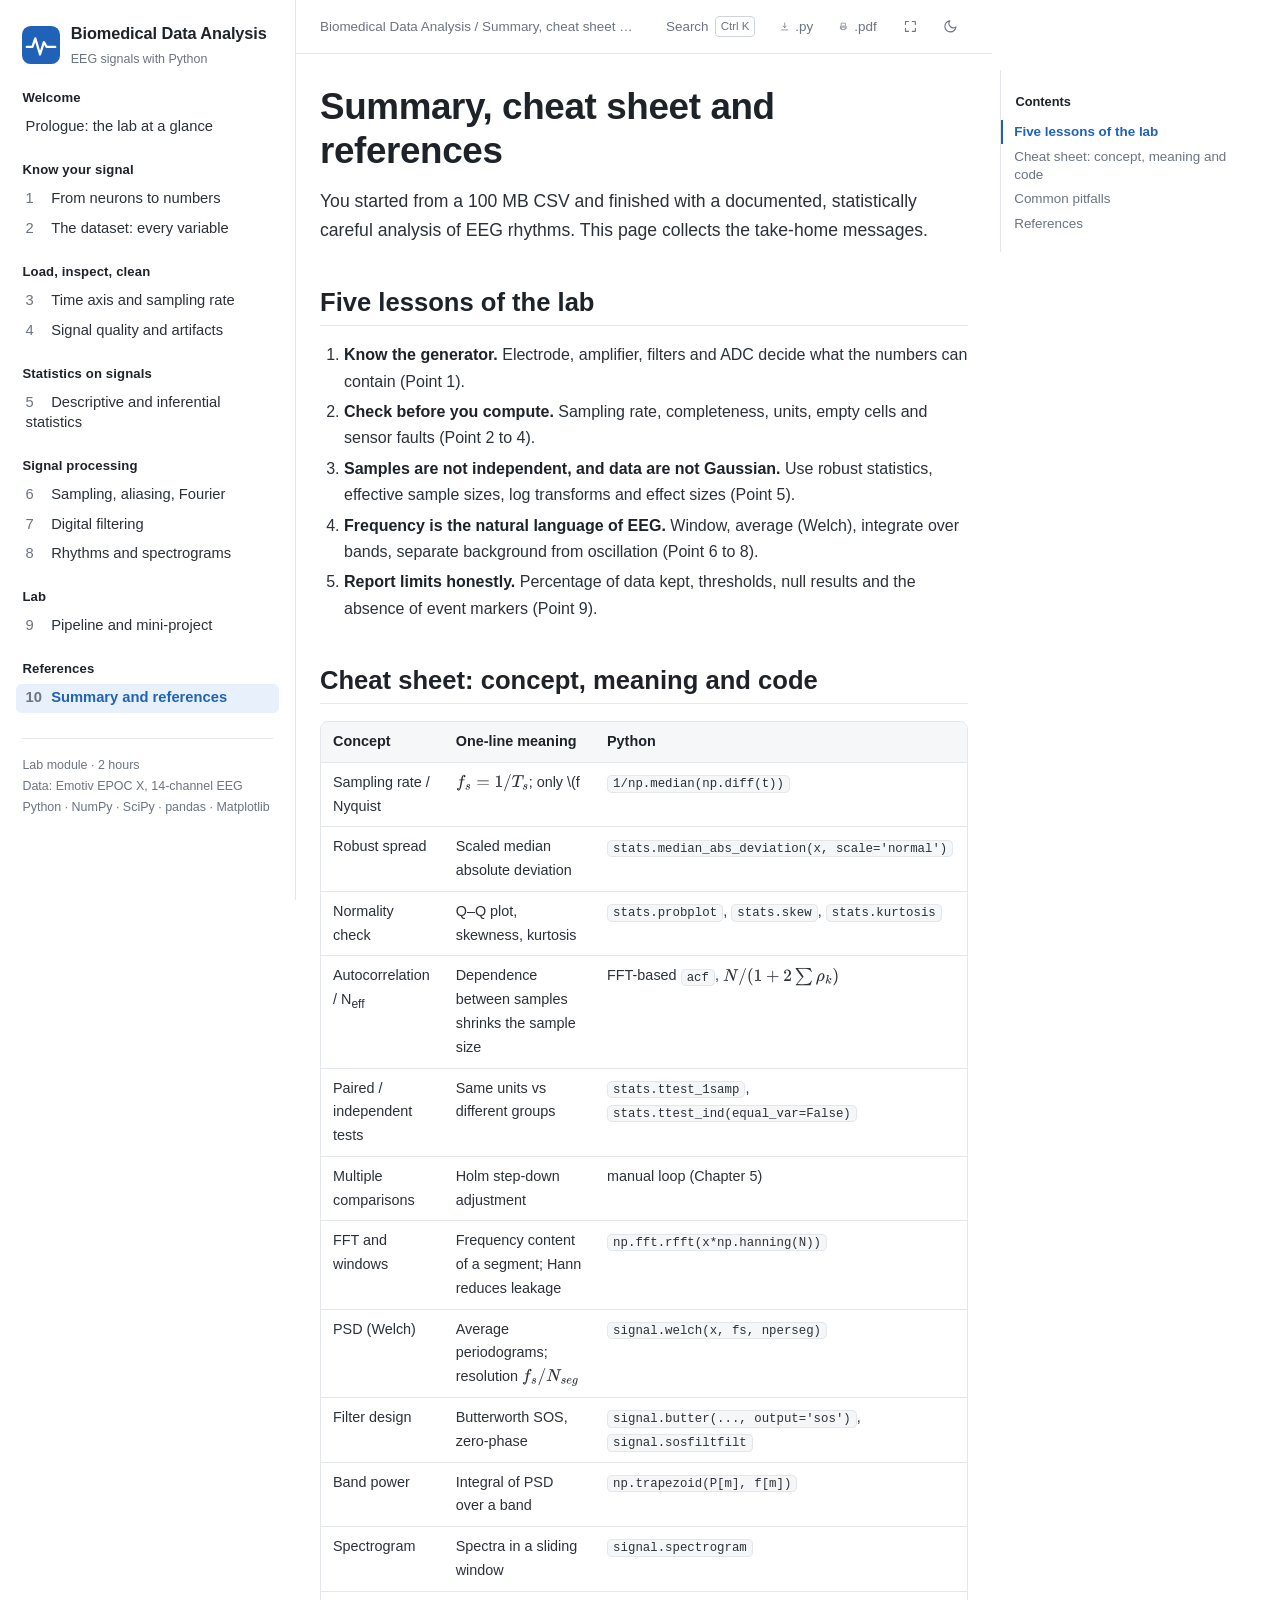
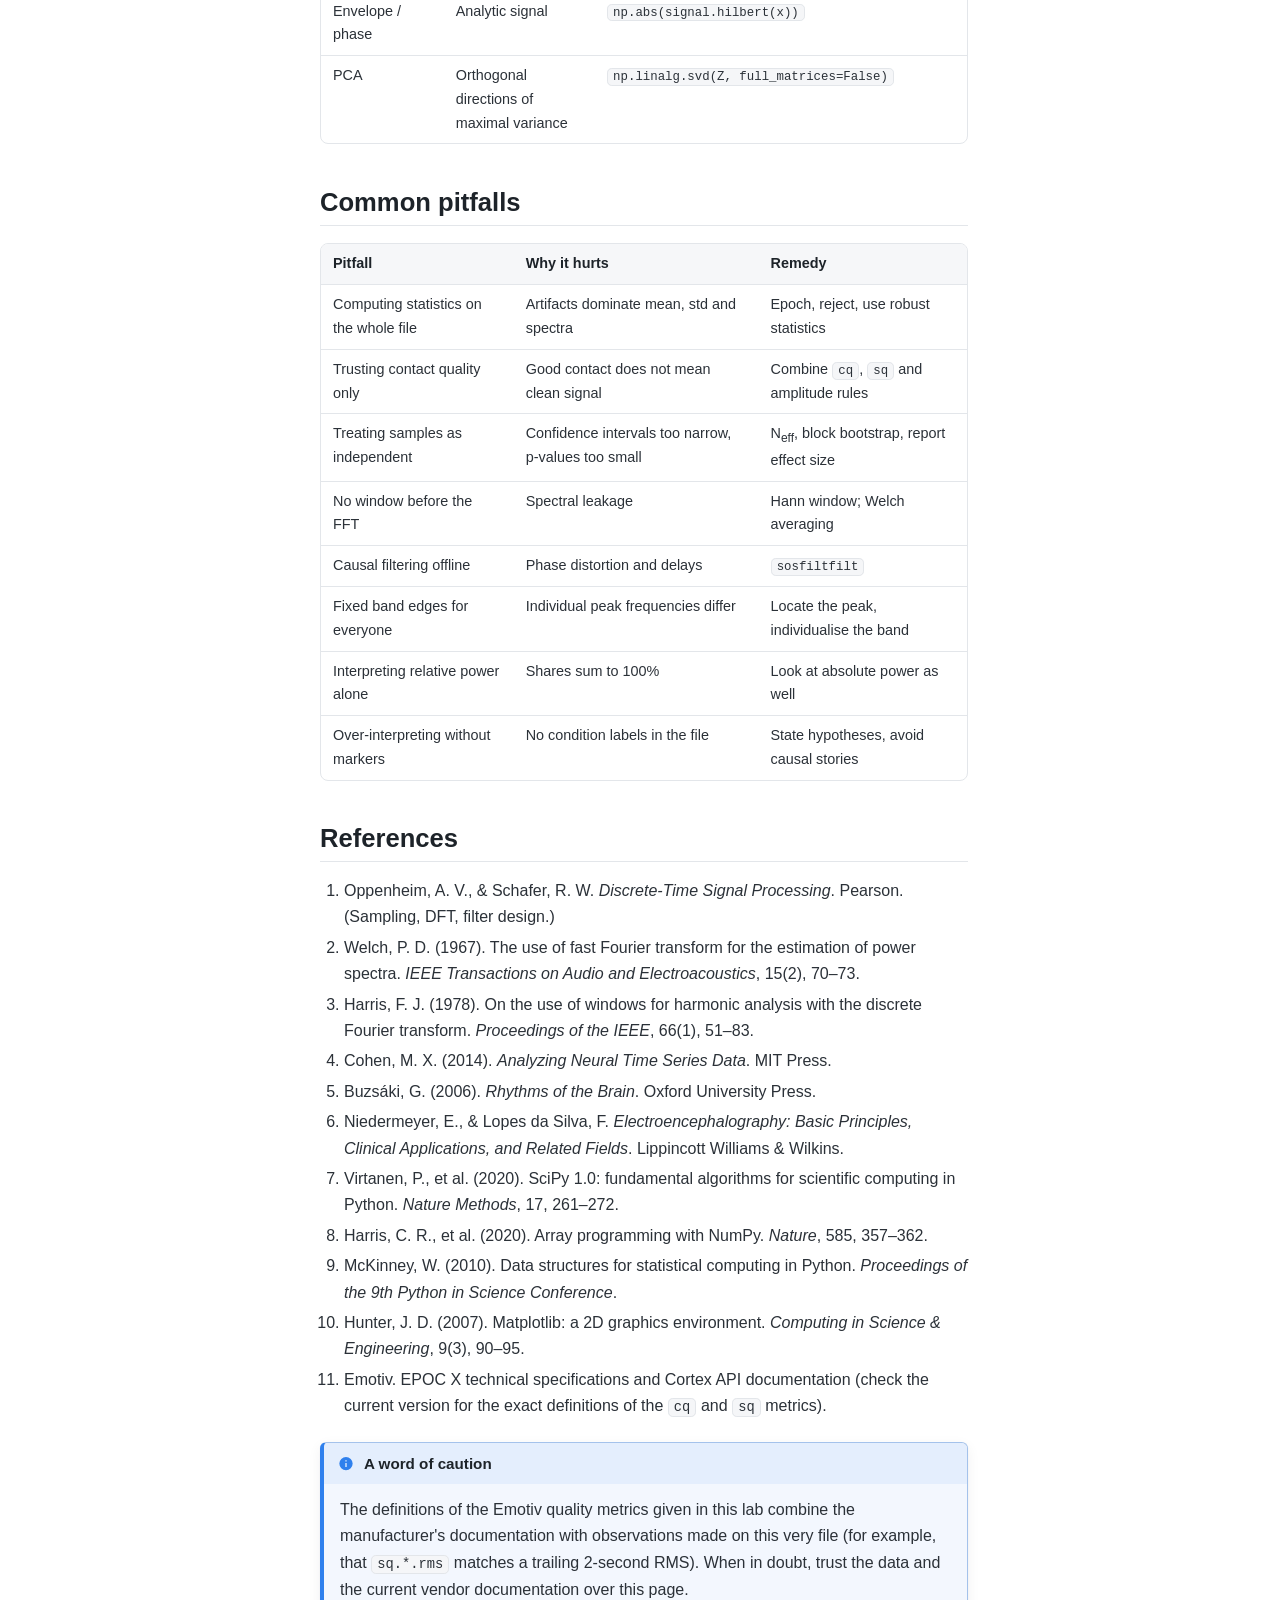
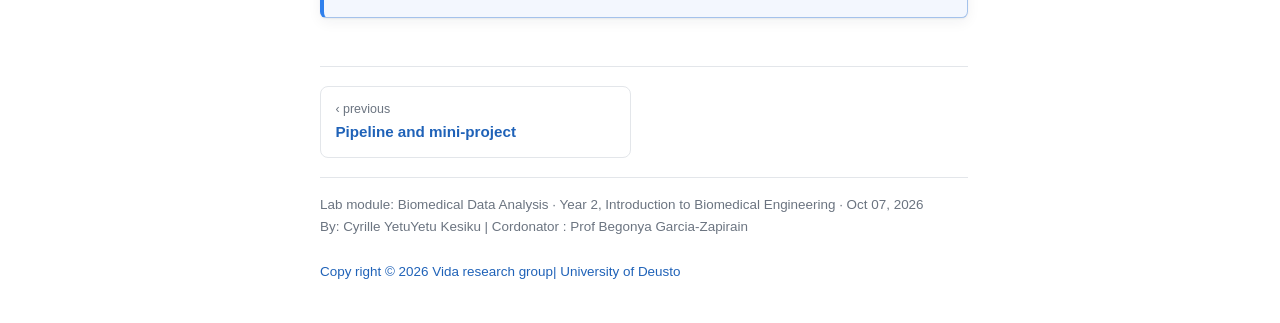
<file: bmdataanalysis/10-summary.html>
<!DOCTYPE html>
<html lang="en" data-theme="light">
<head>
<meta charset="utf-8">
<meta name="viewport" content="width=device-width, initial-scale=1">
<title>Summary, cheat sheet and references — Biomedical Data Analysis</title>
<meta name="description" content="Biomedical data analysis lab with Python on Emotiv EPOC X EEG data.">
<link rel="icon" href="data:image/svg+xml,%3Csvg xmlns='http://www.w3.org/2000/svg' viewBox='0 0 40 40'%3E%3Crect width='40' height='40' rx='9' fill='%231f62b8'/%3E%3Cpath d='M5 22h6l3-9 5 17 4-13 3 5h9' fill='none' stroke='white' stroke-width='2.6' stroke-linecap='round' stroke-linejoin='round'/%3E%3C/svg%3E">
<link rel="stylesheet" href="assets/css/style.css">
<script>
(function(){try{var t=localStorage.getItem('bda-theme');if(!t&&window.matchMedia&&matchMedia('(prefers-color-scheme: dark)').matches)t='dark';document.documentElement.setAttribute('data-theme',t||'light');}catch(e){}})();
window.MathJax={tex:{inlineMath:[['\\(','\\)']],displayMath:[['\\[','\\]']]},options:{skipHtmlTags:['script','noscript','style','textarea','pre','code']}};
</script>
<script defer src="assets/js/mathjax-tex-svg.js"></script>
<script defer src="assets/js/search-data.js"></script>
<script defer src="assets/js/main.js"></script>
</head>
<body>
<a class="skip" href="#main-content">Skip to main content</a>
<nav class="sidebar" aria-label="Main navigation"><a class="logo" href="index.html"><svg width="38" height="38" viewBox="0 0 40 40" aria-hidden="true"><rect width="40" height="40" rx="9" fill="#1f62b8"/><path d="M5 22h6l3-9 5 17 4-13 3 5h9" fill="none" stroke="#fff" stroke-width="2.4" stroke-linecap="round" stroke-linejoin="round"/></svg><span><b>Biomedical Data Analysis</b><small>EEG signals with Python</small></span></a><div class="nav-group">Welcome</div><ul><li><a href="index.html">Prologue: the lab at a glance</a></li></ul><div class="nav-group">Know your signal</div><ul><li><a href="01-neurons-to-numbers.html"><span class="num">1</span>From neurons to numbers</a></li><li><a href="02-dataset.html"><span class="num">2</span>The dataset: every variable</a></li></ul><div class="nav-group">Load, inspect, clean</div><ul><li><a href="03-time-axis.html"><span class="num">3</span>Time axis and sampling rate</a></li><li><a href="04-signal-quality.html"><span class="num">4</span>Signal quality and artifacts</a></li></ul><div class="nav-group">Statistics on signals</div><ul><li><a href="05-statistics.html"><span class="num">5</span>Descriptive and inferential statistics</a></li></ul><div class="nav-group">Signal processing</div><ul><li><a href="06-sampling-fourier.html"><span class="num">6</span>Sampling, aliasing, Fourier</a></li><li><a href="07-filtering.html"><span class="num">7</span>Digital filtering</a></li><li><a href="08-rhythms.html"><span class="num">8</span>Rhythms and spectrograms</a></li></ul><div class="nav-group">Lab</div><ul><li><a href="09-lab-pipeline.html"><span class="num">9</span>Pipeline and mini-project</a></li></ul><div class="nav-group">References</div><ul><li><a href="10-summary.html" class="current"><span class="num">10</span>Summary and references</a></li></ul><div class="sb-foot">Lab module · 2 hours<br>Data: Emotiv EPOC X, 14-channel EEG<br>Python · NumPy · SciPy · pandas · Matplotlib</div></nav>
<div class="scrim"></div>
<div class="main">
<div class="article-wrap">
<div class="article-col">
  <div class="header-bar">
    <button class="hbtn" id="sbToggle" aria-label="Toggle navigation"><svg viewBox="0 0 24 24"><path d="M3 6h18M3 12h18M3 18h18"/></svg></button>
    <span class="crumb">Biomedical Data Analysis / Summary, cheat sheet and references</span>
    <span class="spacer"></span>
    <button class="hbtn searchBtn" aria-label="Search"><svg viewBox="0 0 24 24"><circle cx="11" cy="11" r="7"/><path d="M21 21l-4.3-4.3"/></svg><span class="lbl">Search</span><kbd>Ctrl K</kbd></button>
    <a class="hbtn" href="assets/lab_code.py" download title="Download all code of the lab as a Python script"><svg viewBox="0 0 24 24"><path d="M12 3v12m0 0l-4-4m4 4l4-4M4 21h16"/></svg><span class="lbl">.py</span></a>
    <button class="hbtn" id="printBtn" title="Print or save as PDF" aria-label="Print"><svg viewBox="0 0 24 24"><path d="M6 9V3h12v6M6 18H4v-7h16v7h-2M7 14h10v7H7z"/></svg><span class="lbl">.pdf</span></button>
    <button class="hbtn" id="fsBtn" title="Focus mode" aria-label="Focus mode"><svg viewBox="0 0 24 24"><path d="M4 9V4h5M20 9V4h-5M4 15v5h5M20 15v5h-5"/></svg></button>
    <button class="hbtn" id="themeBtn" title="Light / dark" aria-label="Toggle dark mode"><svg viewBox="0 0 24 24"><path d="M21 12.8A9 9 0 1111.2 3a7 7 0 009.8 9.8z"/></svg></button>
  </div>
  <article id="main-content">
    
<h1 id="summary-cheat-sheet-and-references">Summary, cheat sheet and references<a class="headerlink" href="#summary-cheat-sheet-and-references" title="Permalink to this heading">#</a></h1>
<p class="lead">You started from a 100 MB CSV and finished with a documented, statistically careful analysis of EEG rhythms. This page collects the take-home messages.</p>

<h2 id="five-lessons-of-the-lab">Five lessons of the lab<a class="headerlink" href="#five-lessons-of-the-lab" title="Permalink to this heading">#</a></h2>
<ol>
<li><strong>Know the generator.</strong> Electrode, amplifier, filters and ADC decide what the numbers can contain (Point 1).</li>
<li><strong>Check before you compute.</strong> Sampling rate, completeness, units, empty cells and sensor faults (Point 2 to 4).</li>
<li><strong>Samples are not independent, and data are not Gaussian.</strong> Use robust statistics, effective sample sizes, log transforms and effect sizes (Point 5).</li>
<li><strong>Frequency is the natural language of EEG.</strong> Window, average (Welch), integrate over bands, separate background from oscillation (Point 6 to 8).</li>
<li><strong>Report limits honestly.</strong> Percentage of data kept, thresholds, null results and the absence of event markers (Point 9).</li>
</ol>

<h2 id="cheat-sheet-concept-meaning-and-code">Cheat sheet: concept, meaning and code<a class="headerlink" href="#cheat-sheet-concept-meaning-and-code" title="Permalink to this heading">#</a></h2>
<div class="tbl-wrap"><table><thead><tr><th>Concept</th><th>One-line meaning</th><th>Python</th></tr></thead><tbody><tr><td>Sampling rate / Nyquist</td><td>\(f_s=1/T_s\); only \(f<f_s/2\) is unambiguous</td><td><code>1/np.median(np.diff(t))</code></td></tr><tr><td>Robust spread</td><td>Scaled median absolute deviation</td><td><code>stats.median_abs_deviation(x, scale='normal')</code></td></tr><tr><td>Normality check</td><td>Q–Q plot, skewness, kurtosis</td><td><code>stats.probplot</code>, <code>stats.skew</code>, <code>stats.kurtosis</code></td></tr><tr><td>Autocorrelation / N<sub>eff</sub></td><td>Dependence between samples shrinks the sample size</td><td>FFT-based <code>acf</code>, \(N/(1+2\sum\rho_k)\)</td></tr><tr><td>Paired / independent tests</td><td>Same units vs different groups</td><td><code>stats.ttest_1samp</code>, <code>stats.ttest_ind(equal_var=False)</code></td></tr><tr><td>Multiple comparisons</td><td>Holm step-down adjustment</td><td>manual loop (Chapter 5)</td></tr><tr><td>FFT and windows</td><td>Frequency content of a segment; Hann reduces leakage</td><td><code>np.fft.rfft(x*np.hanning(N))</code></td></tr><tr><td>PSD (Welch)</td><td>Average periodograms; resolution \(f_s/N_{seg}\)</td><td><code>signal.welch(x, fs, nperseg)</code></td></tr><tr><td>Filter design</td><td>Butterworth SOS, zero-phase</td><td><code>signal.butter(..., output='sos')</code>, <code>signal.sosfiltfilt</code></td></tr><tr><td>Band power</td><td>Integral of PSD over a band</td><td><code>np.trapezoid(P[m], f[m])</code></td></tr><tr><td>Spectrogram</td><td>Spectra in a sliding window</td><td><code>signal.spectrogram</code></td></tr><tr><td>Envelope / phase</td><td>Analytic signal</td><td><code>np.abs(signal.hilbert(x))</code></td></tr><tr><td>PCA</td><td>Orthogonal directions of maximal variance</td><td><code>np.linalg.svd(Z, full_matrices=False)</code></td></tr></tbody></table></div>
<h2 id="common-pitfalls">Common pitfalls<a class="headerlink" href="#common-pitfalls" title="Permalink to this heading">#</a></h2>
<div class="tbl-wrap"><table><thead><tr><th>Pitfall</th><th>Why it hurts</th><th>Remedy</th></tr></thead><tbody><tr><td>Computing statistics on the whole file</td><td>Artifacts dominate mean, std and spectra</td><td>Epoch, reject, use robust statistics</td></tr><tr><td>Trusting contact quality only</td><td>Good contact does not mean clean signal</td><td>Combine <code>cq</code>, <code>sq</code> and amplitude rules</td></tr><tr><td>Treating samples as independent</td><td>Confidence intervals too narrow, p-values too small</td><td>N<sub>eff</sub>, block bootstrap, report effect size</td></tr><tr><td>No window before the FFT</td><td>Spectral leakage</td><td>Hann window; Welch averaging</td></tr><tr><td>Causal filtering offline</td><td>Phase distortion and delays</td><td><code>sosfiltfilt</code></td></tr><tr><td>Fixed band edges for everyone</td><td>Individual peak frequencies differ</td><td>Locate the peak, individualise the band</td></tr><tr><td>Interpreting relative power alone</td><td>Shares sum to 100%</td><td>Look at absolute power as well</td></tr><tr><td>Over-interpreting without markers</td><td>No condition labels in the file</td><td>State hypotheses, avoid causal stories</td></tr></tbody></table></div>
<h2 id="references">References<a class="headerlink" href="#references" title="Permalink to this heading">#</a></h2>
<ol>
<li>Oppenheim, A. V., &amp; Schafer, R. W. <em>Discrete-Time Signal Processing</em>. Pearson. (Sampling, DFT, filter design.)</li>
<li>Welch, P. D. (1967). The use of fast Fourier transform for the estimation of power spectra. <em>IEEE Transactions on Audio and Electroacoustics</em>, 15(2), 70–73.</li>
<li>Harris, F. J. (1978). On the use of windows for harmonic analysis with the discrete Fourier transform. <em>Proceedings of the IEEE</em>, 66(1), 51–83.</li>
<li>Cohen, M. X. (2014). <em>Analyzing Neural Time Series Data</em>. MIT Press.</li>
<li>Buzsáki, G. (2006). <em>Rhythms of the Brain</em>. Oxford University Press.</li>
<li>Niedermeyer, E., &amp; Lopes da Silva, F. <em>Electroencephalography: Basic Principles, Clinical Applications, and Related Fields</em>. Lippincott Williams &amp; Wilkins.</li>
<li>Virtanen, P., et al. (2020). SciPy 1.0: fundamental algorithms for scientific computing in Python. <em>Nature Methods</em>, 17, 261–272.</li>
<li>Harris, C. R., et al. (2020). Array programming with NumPy. <em>Nature</em>, 585, 357–362.</li>
<li>McKinney, W. (2010). Data structures for statistical computing in Python. <em>Proceedings of the 9th Python in Science Conference</em>.</li>
<li>Hunter, J. D. (2007). Matplotlib: a 2D graphics environment. <em>Computing in Science &amp; Engineering</em>, 9(3), 90–95.</li>
<li>Emotiv. EPOC X technical specifications and Cortex API documentation (check the current version for the exact definitions of the <code>cq</code> and <code>sq</code> metrics).</li>
</ol>
<div class="admonition note"><p class="admonition-title">A word of caution</p><div class="adm-body"><p>The definitions of the Emotiv quality metrics given in this lab combine the manufacturer's documentation with observations made on this very file (for example, that <code>sq.*.rms</code> matches a trailing 2-second RMS). When in doubt, trust the data and the current vendor documentation over this page.</p></div></div>

    <div class="prevnext"><a class="prev" href="09-lab-pipeline.html"><small>‹ previous</small><b>Pipeline and mini-project</b></a></div>
  </article>
  <div class="footer">Lab module: Biomedical Data Analysis · Year 2, 
    Introduction to Biomedical Engineering · Oct 07, 2026<br>
    By: Cyrille YetuYetu Kesiku | Cordonator : Prof Begonya Garcia-Zapirain
    <br>
    
  <br>
<a href="https://evida.deusto.es/" download>Copy right © 2026 Vida research group| University of Deusto</a>
</div>
</div>
<aside class="toc-col"><div class="toc"><h5>Contents</h5><ul><li class="l2"><a href="#five-lessons-of-the-lab">Five lessons of the lab</a></li><li class="l2"><a href="#cheat-sheet-concept-meaning-and-code">Cheat sheet: concept, meaning and code</a></li><li class="l2"><a href="#common-pitfalls">Common pitfalls</a></li><li class="l2"><a href="#references">References</a></li></ul></div></aside>
</div>
</div>
<button class="hbtn totop" aria-label="Back to top"><svg viewBox="0 0 24 24"><path d="M12 19V5m0 0l-6 6m6-6l6 6"/></svg></button>
<div class="modal" id="searchModal" role="dialog" aria-label="Search"><div class="search-box">
<input id="searchInput" type="search" placeholder="Search the lab… (try: Welch, quality, aliasing)" autocomplete="off">
<ul class="search-results" id="searchResults"></ul></div></div>
</body>
</html>
</file>
<file: bmdataanalysis/assets/css/style.css>
/* ===== Biomedical Data Analysis Lab — layout modelled on the Jupyter Book / Sphinx Book Theme look ===== */
:root{
  --bg:#ffffff; --bg-soft:#f6f7f9; --bg-code:#f5f6f8; --border:#e3e6ea; --border-strong:#cfd4da;
  --text:#2b3138; --text-muted:#6b7480; --heading:#1d2329;
  --link:#1f62b8; --link-hover:#0e3f80; --accent:#1f62b8; --accent-soft:#e8f0fb;
  --sidebar-w:18.5rem; --toc-w:16rem; --content-w:56rem;
  --shadow:0 1px 2px rgba(20,30,50,.06),0 4px 14px rgba(20,30,50,.06);
  --font:-apple-system,BlinkMacSystemFont,"Segoe UI",Roboto,"Helvetica Neue",Arial,"Noto Sans",sans-serif;
  --mono:SFMono-Regular,Menlo,Consolas,"Liberation Mono","DejaVu Sans Mono",monospace;
  --adm-note:#2f80ed; --adm-def:#0b7285; --adm-key:#7048e8; --adm-ex:#2f9e44; --adm-ex2:#e8590c; --adm-warn:#e03131; --adm-tip:#0ca678;
}
[data-theme="dark"]{
  --bg:#14181d; --bg-soft:#1b2027; --bg-code:#1c222a; --border:#2a313a; --border-strong:#3a434e;
  --text:#d5dae0; --text-muted:#98a2ae; --heading:#f0f3f6; --link:#6aa7f5; --link-hover:#9cc4fa;
  --accent:#6aa7f5; --accent-soft:#1d2a3d; --shadow:0 1px 2px rgba(0,0,0,.4),0 4px 14px rgba(0,0,0,.35);
}
*{box-sizing:border-box}
html{scroll-behavior:smooth;scroll-padding-top:4.5rem;-webkit-text-size-adjust:100%}
body{margin:0;background:var(--bg);color:var(--text);font-family:var(--font);font-size:16px;line-height:1.65}
a{color:var(--link);text-decoration:none} a:hover{color:var(--link-hover);text-decoration:underline}
.skip{position:absolute;left:-999px;top:0;background:var(--accent);color:#fff;padding:.5rem 1rem;z-index:200}
.skip:focus{left:0}
:focus-visible{outline:2px solid var(--accent);outline-offset:2px}

/* --- Left sidebar --- */
.sidebar{position:fixed;inset:0 auto 0 0;width:var(--sidebar-w);background:var(--bg);border-right:1px solid var(--border);
  overflow-y:auto;z-index:50;padding:1.1rem 1rem 2rem;transition:transform .25s ease}
.sidebar .logo{display:flex;align-items:center;gap:.65rem;margin:.2rem .4rem 1.1rem;color:var(--heading);text-decoration:none!important}
.sidebar .logo svg{flex:none}
.sidebar .logo b{font-size:1.02rem;line-height:1.2;font-weight:650;letter-spacing:-.005em}
.sidebar .logo small{display:block;font-weight:400;font-size:.78rem;color:var(--text-muted);margin-top:.1rem}
.nav-group{margin:1.1rem 0 .25rem .4rem;font-size:.82rem;font-weight:700;color:var(--heading);letter-spacing:.01em}
.sidebar ul{list-style:none;margin:0;padding:0}
.sidebar li a{display:block;padding:.28rem .6rem;margin:1px 0;border-radius:.35rem;color:var(--text);font-size:.92rem;line-height:1.35}
.sidebar li a:hover{background:var(--bg-soft);text-decoration:none}
.sidebar li a.current{background:var(--accent-soft);color:var(--accent);font-weight:600}
.sidebar li a .num{display:inline-block;min-width:1.6rem;color:var(--text-muted);font-variant-numeric:tabular-nums}
.sidebar li a .tm{float:right;font-size:.72rem;color:var(--text-muted);margin-left:.4rem;margin-top:.15rem}
.sidebar .sb-foot{margin:1.6rem .4rem 0;padding-top:1rem;border-top:1px solid var(--border);font-size:.78rem;color:var(--text-muted)}
.scrim{display:none}

/* --- Main column --- */
.main{margin-left:var(--sidebar-w);min-height:100vh;display:flex;justify-content:center}
.article-wrap{display:flex;width:100%;max-width:calc(var(--content-w) + var(--toc-w) + 4rem);padding:0 1.5rem}
.article-col{flex:1 1 auto;min-width:0;max-width:var(--content-w);padding-bottom:2rem}
.toc-col{flex:0 0 var(--toc-w);margin-left:2rem}
.header-bar{position:sticky;top:0;z-index:40;display:flex;align-items:center;gap:.4rem;height:3.4rem;background:color-mix(in srgb,var(--bg) 92%,transparent);
  backdrop-filter:blur(6px);border-bottom:1px solid var(--border);margin:0 -1.5rem 0;padding:0 1.5rem}
.header-bar .spacer{flex:1}
.hbtn{display:inline-flex;align-items:center;gap:.4rem;border:1px solid transparent;background:transparent;color:var(--text-muted);
  height:2.15rem;min-width:2.15rem;padding:0 .55rem;border-radius:.4rem;cursor:pointer;font:inherit;font-size:.84rem;justify-content:center}
.hbtn:hover{background:var(--bg-soft);color:var(--heading);text-decoration:none;border-color:var(--border)}
.hbtn svg{width:1.05rem;height:1.05rem;fill:none;stroke:currentColor;stroke-width:1.8;stroke-linecap:round;stroke-linejoin:round}
.hbtn kbd{white-space:nowrap;font:inherit;font-size:.72rem;border:1px solid var(--border-strong);border-radius:.25rem;padding:0 .3rem;color:var(--text-muted)}
#sbToggle{display:none}
.crumb{font-size:.84rem;color:var(--text-muted);white-space:nowrap;overflow:hidden;text-overflow:ellipsis}

/* --- Article typography --- */
article{padding-top:1.3rem}
article h1{font-size:2.3rem;line-height:1.2;margin:.6rem 0 .8rem;color:var(--heading);font-weight:700;letter-spacing:-.01em}
article h2{font-size:1.6rem;line-height:1.3;margin:2.6rem 0 .9rem;padding-bottom:.35rem;border-bottom:1px solid var(--border);color:var(--heading);font-weight:650}
article h3{font-size:1.25rem;margin:2rem 0 .6rem;color:var(--heading);font-weight:650}
article h4{font-size:1.05rem;margin:1.5rem 0 .4rem;color:var(--heading);font-weight:650}
article h1 a.headerlink,article h2 a.headerlink,article h3 a.headerlink,article h4 a.headerlink{color:var(--border-strong);margin-left:.4rem;font-weight:400;opacity:0;font-size:.85em;text-decoration:none}
article :is(h2,h3,h4):hover a.headerlink{opacity:1}
article p{margin:.85rem 0}
article ul,article ol{padding-left:1.5rem} article li{margin:.25rem 0}
article hr{border:0;border-top:1px solid var(--border);margin:2rem 0}
article code{font-family:var(--mono);font-size:.86em;background:var(--bg-code);border:1px solid var(--border);border-radius:.3rem;padding:.05rem .32rem}
article strong{color:var(--heading)}
.meta-line{color:var(--text-muted);font-size:.9rem;margin:-.2rem 0 1.4rem;padding-left:.8rem;border-left:3px solid var(--border-strong)}
.lead{font-size:1.1rem;color:var(--text)}
mjx-container[display="true"]{overflow-x:auto;overflow-y:hidden;max-width:100%;padding:.2rem 0}

/* --- Tables --- */
.tbl-wrap{overflow-x:auto;margin:1.1rem 0;border:1px solid var(--border);border-radius:.5rem}
table{border-collapse:collapse;width:100%;font-size:.9rem}
article table th,article table td{padding:.5rem .75rem;border-bottom:1px solid var(--border);text-align:left;vertical-align:top}
article table thead th{background:var(--bg-soft);color:var(--heading);font-weight:650;white-space:nowrap}
article table tbody tr:last-child td{border-bottom:0}
article table tbody tr:hover td{background:color-mix(in srgb,var(--accent-soft) 45%,transparent)}
td code,th code{white-space:nowrap}
table.dataframe{font-size:.82rem;font-variant-numeric:tabular-nums}
table.dataframe th,table.dataframe td{text-align:right!important;padding:.3rem .6rem!important;white-space:nowrap}
table.dataframe tbody th{background:var(--bg-soft);text-align:left!important}

/* --- Admonitions --- */
.admonition{--c:var(--adm-note);margin:1.4rem 0;border:1px solid color-mix(in srgb,var(--c) 35%,var(--border));border-left:.28rem solid var(--c);
  border-radius:.4rem;background:color-mix(in srgb,var(--c) 6%,var(--bg));overflow:hidden;box-shadow:var(--shadow)}
.admonition>.admonition-title{margin:0;padding:.5rem .9rem .5rem 2.5rem;position:relative;font-weight:650;color:var(--heading);
  background:color-mix(in srgb,var(--c) 13%,var(--bg));font-size:.95rem}
.admonition>.admonition-title::before{content:"";position:absolute;left:.85rem;top:50%;width:1.05rem;height:1.05rem;transform:translateY(-50%);
  background:var(--c);-webkit-mask:var(--ic) center/contain no-repeat;mask:var(--ic) center/contain no-repeat}
.admonition>.adm-body{padding:.2rem 1rem .5rem}
.admonition>.adm-body>:first-child{margin-top:.6rem}.admonition>.adm-body>:last-child{margin-bottom:.4rem}
.admonition.note{--c:var(--adm-note);--ic:url("data:image/svg+xml,%3Csvg xmlns='http://www.w3.org/2000/svg' viewBox='0 0 24 24'%3E%3Cpath d='M12 2a10 10 0 100 20 10 10 0 000-20zm1 15h-2v-6h2zm0-8h-2V7h2z'/%3E%3C/svg%3E")}
.admonition.definition{--c:var(--adm-def);--ic:url("data:image/svg+xml,%3Csvg xmlns='http://www.w3.org/2000/svg' viewBox='0 0 24 24'%3E%3Cpath d='M5 3h11a3 3 0 013 3v15H8a3 3 0 01-3-3zm3 2v11h9V6a1 1 0 00-1-1z'/%3E%3C/svg%3E")}
.admonition.key{--c:var(--adm-key);--ic:url("data:image/svg+xml,%3Csvg xmlns='http://www.w3.org/2000/svg' viewBox='0 0 24 24'%3E%3Cpath d='M12 2l2.9 6.6 7.1.6-5.4 4.7 1.6 7L12 17.3 5.8 20.9l1.6-7L2 9.2l7.1-.6z'/%3E%3C/svg%3E")}
.admonition.example{--c:var(--adm-ex);--ic:url("data:image/svg+xml,%3Csvg xmlns='http://www.w3.org/2000/svg' viewBox='0 0 24 24'%3E%3Cpath d='M9 2h6v2h-1v5.6l5.4 9A2 2 0 0117.7 22H6.3a2 2 0 01-1.7-3.4L10 9.6V4H9z'/%3E%3C/svg%3E")}
.admonition.exercise{--c:var(--adm-ex2);--ic:url("data:image/svg+xml,%3Csvg xmlns='http://www.w3.org/2000/svg' viewBox='0 0 24 24'%3E%3Cpath d='M3 17.2V21h3.8l11-11.1-3.8-3.8zM20.7 7a1 1 0 000-1.4l-2.3-2.3a1 1 0 00-1.4 0l-1.8 1.8 3.7 3.7z'/%3E%3C/svg%3E")}
.admonition.warning{--c:var(--adm-warn);--ic:url("data:image/svg+xml,%3Csvg xmlns='http://www.w3.org/2000/svg' viewBox='0 0 24 24'%3E%3Cpath d='M12 2L1 21h22zm1 15h-2v-2h2zm0-4h-2V9h2z'/%3E%3C/svg%3E")}
.admonition.tip{--c:var(--adm-tip);--ic:url("data:image/svg+xml,%3Csvg xmlns='http://www.w3.org/2000/svg' viewBox='0 0 24 24'%3E%3Cpath d='M9 21h6v-1H9zm3-19a7 7 0 00-4 12.7V17h8v-2.3A7 7 0 0012 2z'/%3E%3C/svg%3E")}
.admonition.objectives{--c:var(--adm-note);--ic:url("data:image/svg+xml,%3Csvg xmlns='http://www.w3.org/2000/svg' viewBox='0 0 24 24'%3E%3Cpath d='M12 2a10 10 0 100 20 10 10 0 000-20zm0 4a6 6 0 110 12 6 6 0 010-12zm0 3a3 3 0 100 6 3 3 0 000-6z'/%3E%3C/svg%3E")}
details.solution{margin:.4rem 0 .6rem;border:1px dashed var(--border-strong);border-radius:.4rem;background:var(--bg)}
details.solution>summary{cursor:pointer;padding:.45rem .8rem;font-weight:600;color:var(--accent);font-size:.9rem;list-style:none}
details.solution>summary::-webkit-details-marker{display:none}
details.solution>summary::before{content:"\25B8  ";display:inline-block}
details.solution[open]>summary::before{content:"\25BE  "}
details.solution>.sol-body{padding:0 .9rem .6rem}

/* --- Code cells (notebook look) --- */
.cell{margin:1.3rem 0;border:1px solid var(--border);border-radius:.45rem;background:var(--bg);overflow:hidden}
.cell_input{position:relative;background:var(--bg-code);border-bottom:1px solid var(--border)}
.cell:not(:has(.cell_output)) .cell_input{border-bottom:0}
.cell_input pre{margin:0;padding:.85rem 1rem;overflow-x:auto;font-family:var(--mono);font-size:.84rem;line-height:1.55;tab-size:4}
.copybtn{position:absolute;top:.4rem;right:.45rem;opacity:0;transition:opacity .15s;border:1px solid var(--border-strong);background:var(--bg);color:var(--text-muted);
  border-radius:.3rem;font-size:.72rem;padding:.12rem .5rem;cursor:pointer}
.cell_input:hover .copybtn,.copybtn:focus-visible{opacity:1}
.copybtn.done{color:var(--adm-ex);border-color:var(--adm-ex)}
.cell_output{padding:.1rem 0;position:relative;border-left:.28rem solid var(--border-strong);margin:.5rem 0;background:var(--bg)}
.cell_output pre{margin:0;padding:.55rem 1rem;overflow-x:auto;font-family:var(--mono);font-size:.82rem;line-height:1.5;color:var(--text);white-space:pre}
.df_out{overflow-x:auto;padding:.3rem .6rem}
.fig_out{margin:.5rem 0;padding:.4rem;border-left-color:var(--accent)}
.fig_out img,figure.plain img{display:block;max-width:100%;height:auto;margin:0 auto;border-radius:.3rem;background:#fff;cursor:zoom-in}
figure.plain{margin:1.4rem 0;padding:.5rem;border:1px solid var(--border);border-radius:.5rem;background:#fff}
figure.plain figcaption,.figcap{font-size:.85rem;color:var(--text-muted);text-align:center;margin-top:.4rem}
[data-theme="dark"] .fig_out img{filter:brightness(.92)}
/* pygments */
.highlight .c,.highlight .ch,.highlight .cm,.highlight .c1,.highlight .cs{color:#6a737d;font-style:italic}
.highlight .k,.highlight .kn,.highlight .kp,.highlight .kr,.highlight .kc,.highlight .kd{color:#cf222e;font-weight:600}
.highlight .ow{color:#cf222e;font-weight:600}.highlight .s,.highlight .s1,.highlight .s2,.highlight .sa,.highlight .sb,.highlight .sc,.highlight .sd,.highlight .se,.highlight .si{color:#0a3069}
.highlight .m,.highlight .mi,.highlight .mf,.highlight .mh,.highlight .mo{color:#0550ae}.highlight .nb,.highlight .bp{color:#8250df}
.highlight .nf,.highlight .fm{color:#6639ba}.highlight .nc,.highlight .ne{color:#953800;font-weight:600}.highlight .nd{color:#6639ba}.highlight .o{color:#24292f}
.highlight .nn{color:#24292f}
[data-theme="dark"] .highlight .c,[data-theme="dark"] .highlight .ch,[data-theme="dark"] .highlight .cm,[data-theme="dark"] .highlight .c1{color:#8b949e}
[data-theme="dark"] .highlight .k,[data-theme="dark"] .highlight .kn,[data-theme="dark"] .highlight .kp,[data-theme="dark"] .highlight .kr,[data-theme="dark"] .highlight .kc,[data-theme="dark"] .highlight .kd,[data-theme="dark"] .highlight .ow{color:#ff7b72}
[data-theme="dark"] .highlight .s,[data-theme="dark"] .highlight .s1,[data-theme="dark"] .highlight .s2,[data-theme="dark"] .highlight .sa,[data-theme="dark"] .highlight .sb,[data-theme="dark"] .highlight .sc,[data-theme="dark"] .highlight .sd,[data-theme="dark"] .highlight .se,[data-theme="dark"] .highlight .si{color:#a5d6ff}
[data-theme="dark"] .highlight .m,[data-theme="dark"] .highlight .mi,[data-theme="dark"] .highlight .mf{color:#79c0ff}
[data-theme="dark"] .highlight .nb,[data-theme="dark"] .highlight .bp,[data-theme="dark"] .highlight .nf,[data-theme="dark"] .highlight .fm,[data-theme="dark"] .highlight .nd{color:#d2a8ff}
[data-theme="dark"] .highlight .o,[data-theme="dark"] .highlight .nn{color:#c9d1d9}[data-theme="dark"] .highlight .nc,[data-theme="dark"] .highlight .ne{color:#ffa657}

/* --- Pipeline diagram, cards, schedule --- */
.flow{display:flex;flex-wrap:wrap;align-items:stretch;gap:.9rem;margin:1.4rem 0}
.flow .step{flex:1 1 7.5rem;border:1px solid var(--border);border-radius:.5rem;background:var(--bg-soft);padding:.6rem .7rem;font-size:.86rem;position:relative}
.flow .step b{display:block;color:var(--heading);font-size:.9rem;margin-bottom:.15rem}
.flow .step:not(:last-child)::after{content:"\203A";position:absolute;right:-.7rem;top:50%;transform:translateY(-50%);color:var(--text-muted);font-size:1.3rem;z-index:2;line-height:1}
.cards{display:grid;grid-template-columns:repeat(auto-fill,minmax(15.5rem,1fr));gap:.9rem;margin:1.2rem 0}
.card{display:block;border:1px solid var(--border);border-radius:.55rem;padding:.9rem 1rem;background:var(--bg);color:var(--text)!important;text-decoration:none!important;transition:border-color .15s,box-shadow .15s}
.card:hover{border-color:var(--accent);box-shadow:var(--shadow)}
.card b{display:block;color:var(--heading);margin-bottom:.2rem}.card span{font-size:.88rem;color:var(--text-muted);display:block}
.card em{font-style:normal;font-size:.78rem;color:var(--accent);font-weight:600}
.pill{display:inline-block;font-size:.75rem;padding:.05rem .5rem;border-radius:1rem;background:var(--accent-soft);color:var(--accent);font-weight:600;white-space:nowrap}
.pill.g{background:#e3f6ea;color:#1c7a3c}.pill.o{background:#fff1e0;color:#a85208}.pill.r{background:#fde8e8;color:#b02a2a}.pill.p{background:#efe9fd;color:#5a37c4}
[data-theme="dark"] .pill.g{background:#173323;color:#7be0a0}[data-theme="dark"] .pill.o{background:#3a2a14;color:#ffbf7a}[data-theme="dark"] .pill.r{background:#3a1b1b;color:#ff9b9b}[data-theme="dark"] .pill.p{background:#2a2145;color:#c9b6ff}
.timeline{list-style:none;padding:0!important;margin:1.2rem 0;border-left:2px solid var(--border-strong)}
.timeline li{position:relative;padding:.25rem 0 .9rem 1.2rem;margin:0}
.timeline li::before{content:"";position:absolute;left:-.46rem;top:.55rem;width:.75rem;height:.75rem;border-radius:50%;background:var(--accent);border:2px solid var(--bg)}
.timeline li b{color:var(--heading)}

/* --- Widgets --- */
.widget{margin:1.6rem 0;border:1px solid var(--border);border-radius:.55rem;background:var(--bg);box-shadow:var(--shadow);overflow:hidden}
.widget>header{padding:.55rem .9rem;background:var(--bg-soft);border-bottom:1px solid var(--border);font-weight:650;color:var(--heading);font-size:.92rem}
.widget .wbody{padding:.8rem .9rem}
.widget canvas{display:block;width:100%;height:auto;background:#fff;border:1px solid var(--border);border-radius:.35rem;margin:.4rem 0}
.widget .ctrls{display:grid;grid-template-columns:repeat(auto-fit,minmax(14rem,1fr));gap:.4rem 1.2rem;margin:.4rem 0}
.widget label{display:flex;flex-direction:column;font-size:.84rem;color:var(--text-muted);gap:.1rem}
.widget label b{color:var(--heading);font-weight:600}
.widget input[type=range]{width:100%;accent-color:var(--accent)}
.widget .readout{font-size:.9rem;padding:.4rem .6rem;background:var(--accent-soft);border-radius:.35rem;margin-top:.4rem}
.quiz{margin:1.4rem 0;border:1px solid var(--border);border-radius:.5rem;padding:.8rem 1rem;background:var(--bg-soft)}
.quiz .q{font-weight:600;color:var(--heading);margin:.1rem 0 .5rem}
.quiz ul{list-style:none;padding:0!important;margin:0;display:grid;gap:.35rem}
.quiz button{width:100%;text-align:left;font:inherit;font-size:.92rem;color:var(--text);background:var(--bg);border:1px solid var(--border-strong);border-radius:.4rem;padding:.45rem .7rem;cursor:pointer}
.quiz button:hover:not(:disabled){border-color:var(--accent)}
.quiz button.ok{border-color:var(--adm-ex);background:color-mix(in srgb,var(--adm-ex) 12%,var(--bg))}
.quiz button.bad{border-color:var(--adm-warn);background:color-mix(in srgb,var(--adm-warn) 10%,var(--bg))}
.quiz .fb{margin:.6rem 0 0;font-size:.9rem;min-height:1.2rem}

/* --- Right TOC --- */
.toc{position:sticky;top:4.4rem;max-height:calc(100vh - 5.4rem);overflow-y:auto;font-size:.84rem;padding:1.3rem 0 1rem .9rem;border-left:1px solid var(--border)}
.toc h5{margin:0 0 .5rem;font-size:.8rem;font-weight:700;color:var(--heading)}
.toc ul{list-style:none;margin:0;padding:0}.toc li{margin:0}
.toc a{display:block;padding:.2rem 0 .2rem .7rem;margin-left:-.9rem;border-left:2px solid transparent;color:var(--text-muted);line-height:1.35}
.toc li.l3 a{padding-left:1.6rem}
.toc a:hover{color:var(--heading);text-decoration:none}.toc a.active{color:var(--accent);border-left-color:var(--accent);font-weight:600}

/* --- Footer / prev-next --- */
.prevnext{display:flex;justify-content:space-between;gap:1rem;margin:3rem 0 1.2rem;padding-top:1.2rem;border-top:1px solid var(--border)}
.prevnext a{flex:1;max-width:48%;border:1px solid var(--border);border-radius:.5rem;padding:.7rem .9rem;color:var(--text);text-decoration:none!important}
.prevnext a:hover{border-color:var(--accent)}.prevnext a small{display:block;color:var(--text-muted);font-size:.78rem}.prevnext a b{color:var(--accent);font-size:.95rem}
.prevnext .next{text-align:right;margin-left:auto}
.footer{border-top:1px solid var(--border);padding:1rem 0 .5rem;color:var(--text-muted);font-size:.84rem}

/* --- Search modal & lightbox --- */
.modal{position:fixed;inset:0;background:rgba(10,15,25,.55);display:none;align-items:flex-start;justify-content:center;padding-top:12vh;z-index:300}
.modal.open{display:flex}
.search-box{width:min(38rem,92vw);background:var(--bg);border:1px solid var(--border);border-radius:.7rem;box-shadow:0 20px 60px rgba(0,0,0,.4);overflow:hidden}
.search-box input{width:100%;border:0;border-bottom:1px solid var(--border);padding:.9rem 1.1rem;font:inherit;font-size:1.02rem;background:var(--bg);color:var(--text);outline:0}
.search-results{max-height:50vh;overflow-y:auto;list-style:none;margin:0;padding:.3rem}
.search-results li a{display:block;padding:.5rem .8rem;border-radius:.4rem;color:var(--text)}
.search-results li a:hover,.search-results li a.sel{background:var(--accent-soft);text-decoration:none}
.search-results li small{display:block;color:var(--text-muted);font-size:.78rem}
.search-results .empty{padding:1rem;color:var(--text-muted)}
.lightbox{position:fixed;inset:0;background:rgba(8,10,16,.88);display:none;align-items:center;justify-content:center;z-index:400;padding:2vw;cursor:zoom-out}
.lightbox.open{display:flex}.lightbox img{max-width:96vw;max-height:94vh;background:#fff;border-radius:.4rem}
.totop{position:fixed;right:1.2rem;bottom:1.2rem;z-index:60;display:none}
.totop.show{display:inline-flex;background:var(--bg);border-color:var(--border-strong);box-shadow:var(--shadow)}

/* --- Responsive --- */
@media (max-width:1180px){.toc-col{display:none}}
@media (max-width:960px){
  :root{--sidebar-w:17.5rem}
  .sidebar{transform:translateX(-102%);box-shadow:var(--shadow)} body.nav-open .sidebar{transform:none}
  body.nav-open .scrim{display:block;position:fixed;inset:0;background:rgba(10,15,25,.45);z-index:45}
  .main{margin-left:0} #sbToggle{display:inline-flex}
  article h1{font-size:1.9rem}
}
@media (max-width:560px){.article-wrap{padding:0 1rem}.header-bar{margin:0 -1rem;padding:0 1rem}.crumb{display:none}.hbtn .lbl{display:none}.prevnext{flex-direction:column}.prevnext a{max-width:100%}}
body.fullscreen .sidebar,body.fullscreen .toc-col{display:none}body.fullscreen .main{margin-left:0}
@media print{.sidebar,.toc-col,.header-bar,.prevnext,.totop,.copybtn,.scrim{display:none!important}.main{margin:0}.article-wrap{display:block;padding:0}
  .cell,.admonition,figure{break-inside:avoid}html{scroll-behavior:auto}}
@media (prefers-reduced-motion:reduce){html{scroll-behavior:auto}*{transition:none!important}}
</file>
